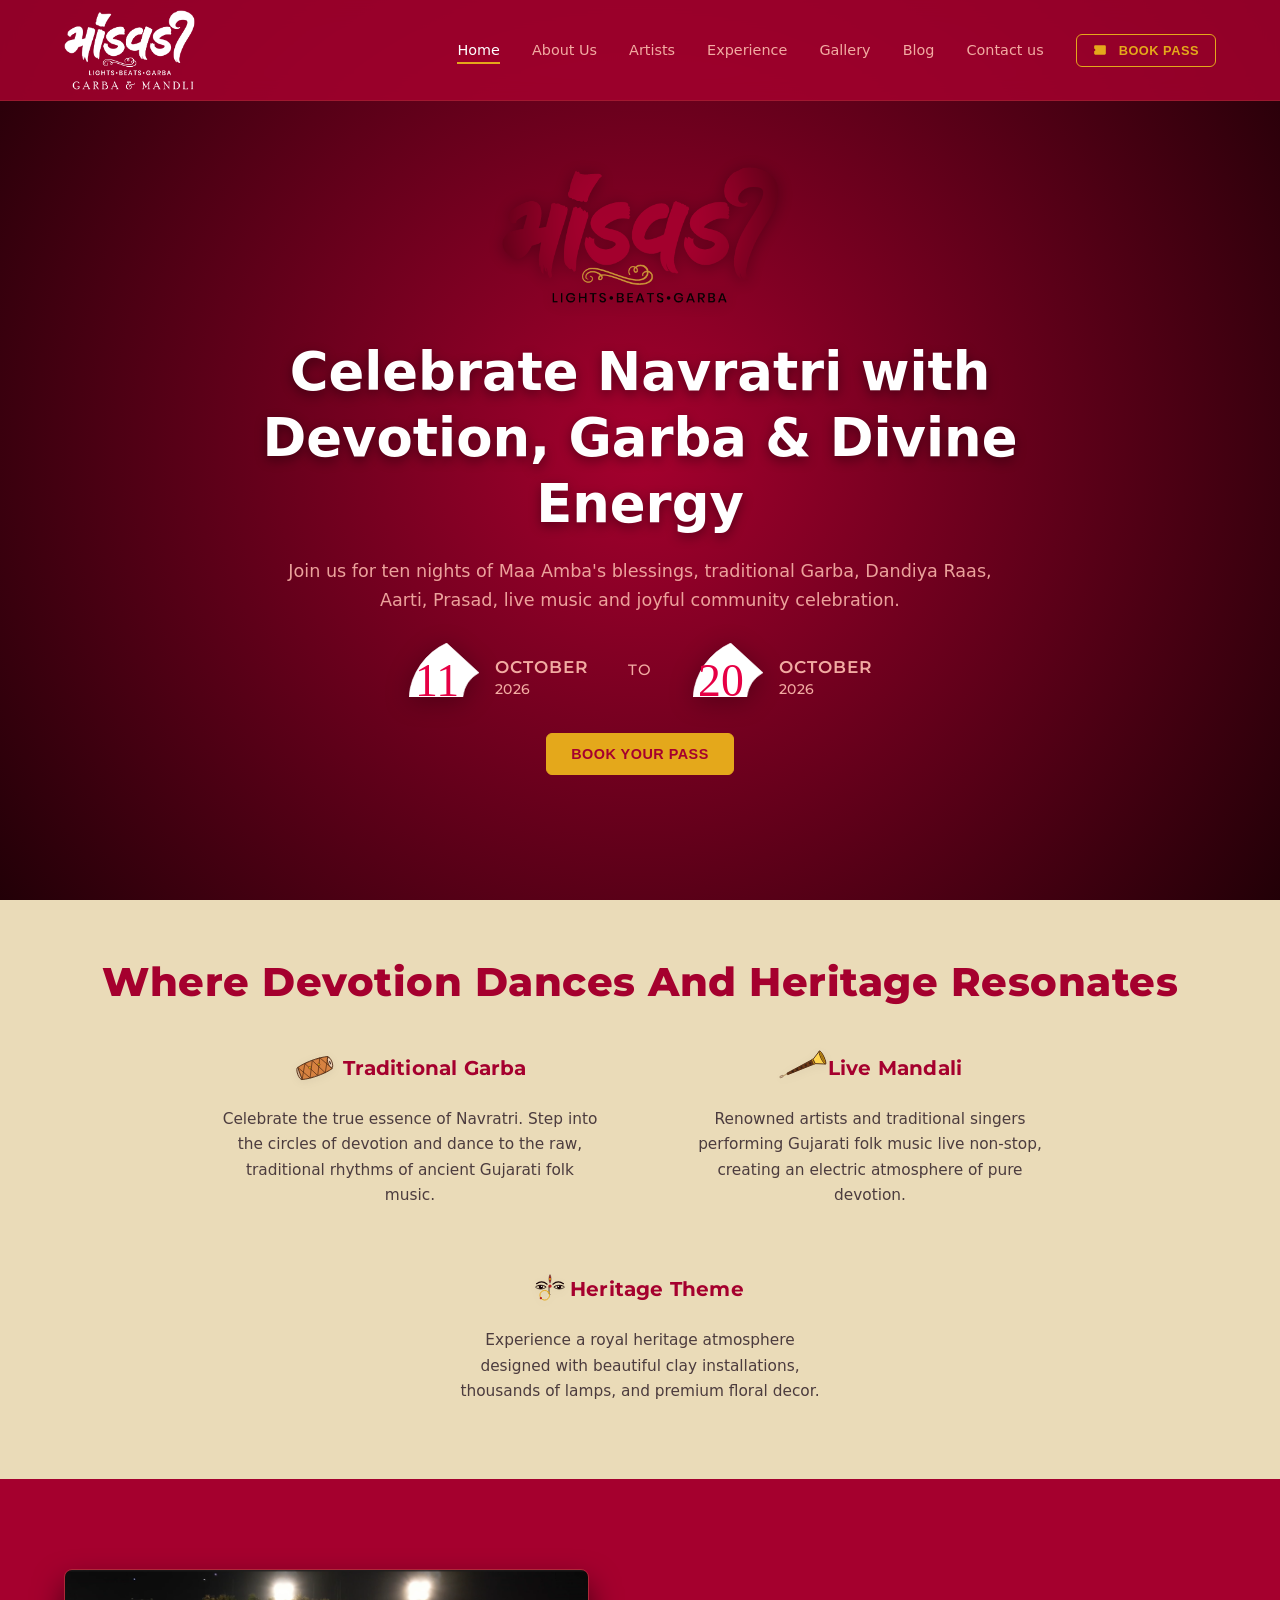
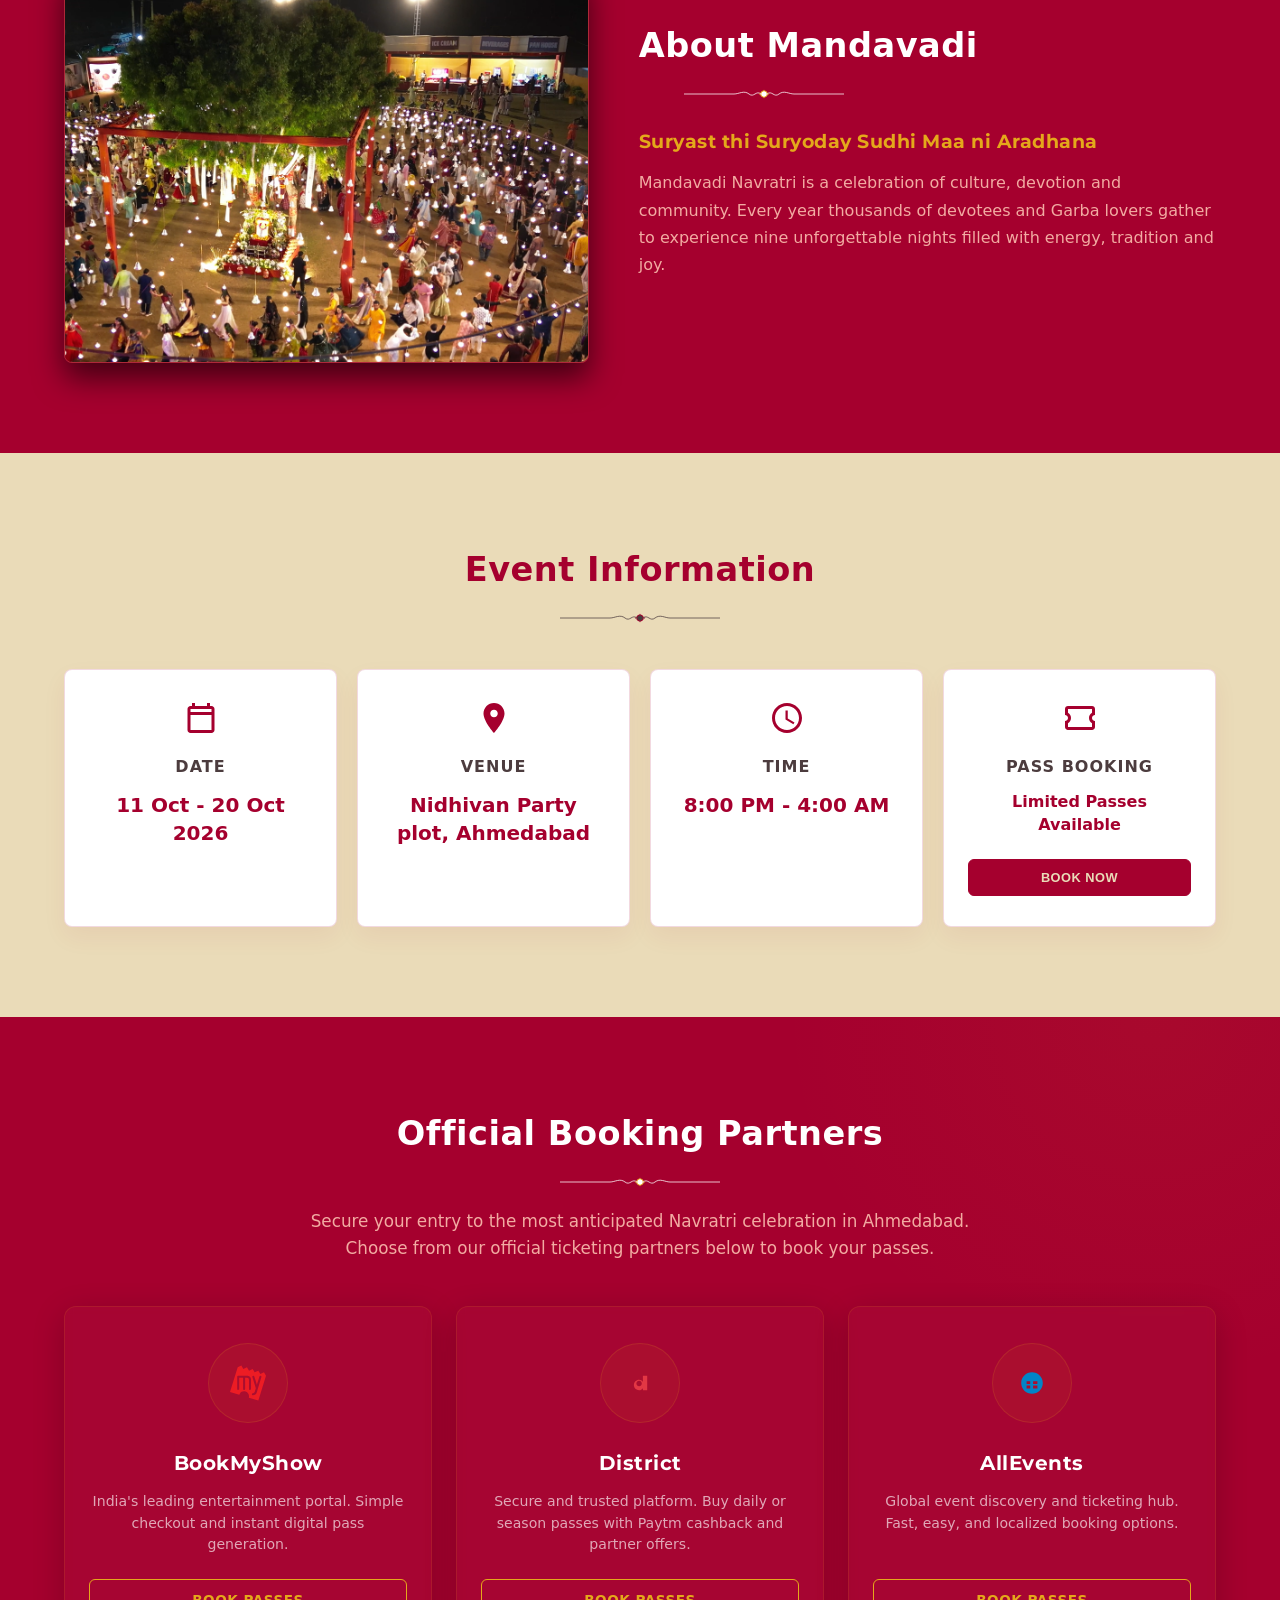
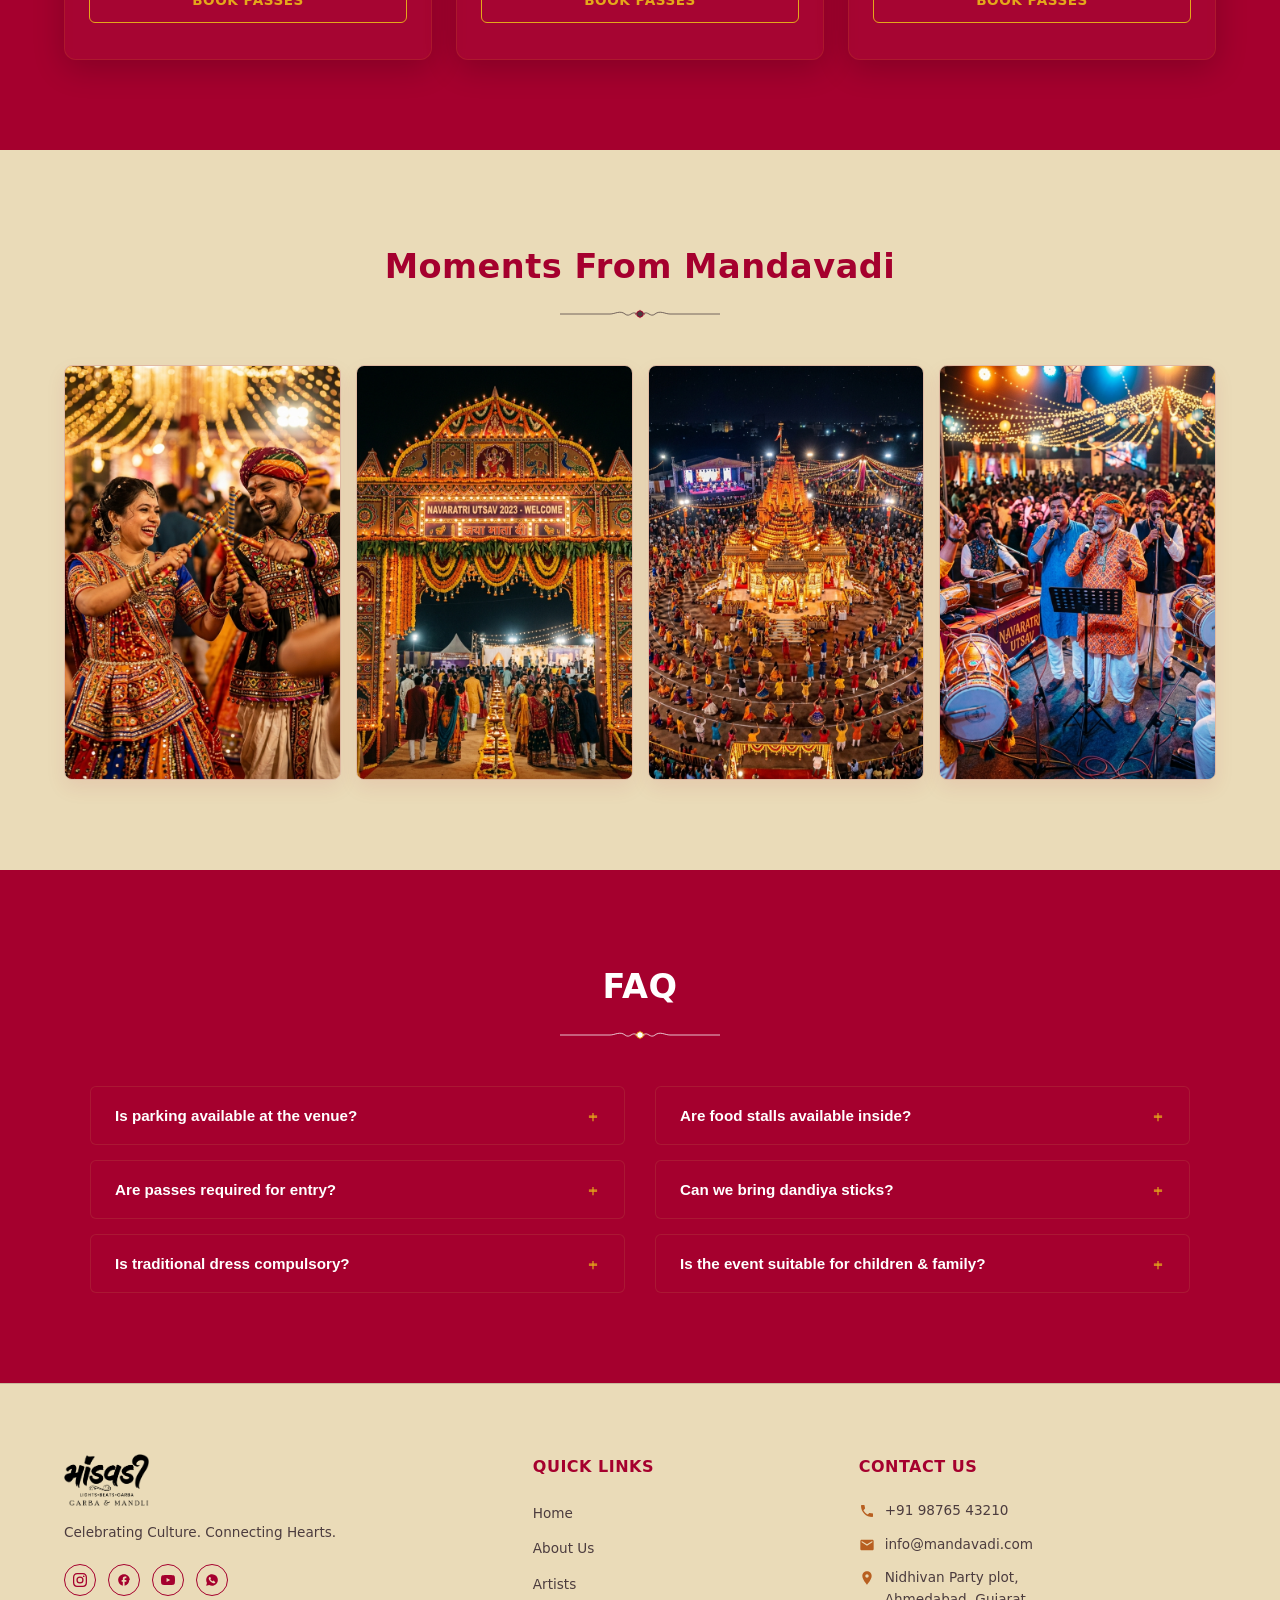
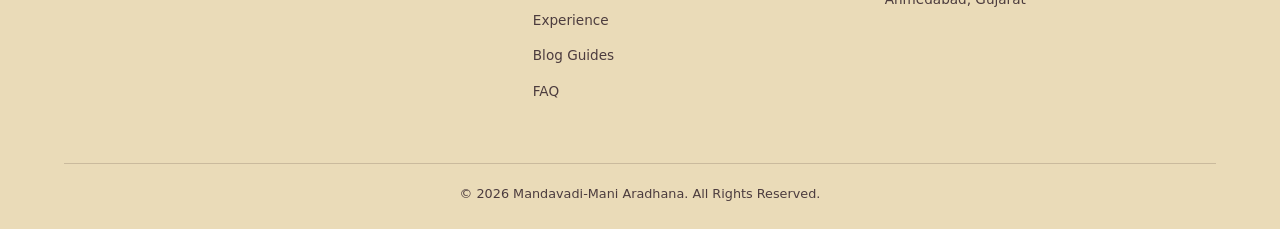
<file: index.html>
<!DOCTYPE html>
<html lang="en">

<head>
    <meta charset="UTF-8">
    <meta name="viewport" content="width=device-width, initial-scale=1.0">
    <title>Mandavadi-Mani Aradhana</title>
    <!-- Main Stylesheet -->
    <link rel="stylesheet" href="css/style.css">
</head>

<body>

    <!-- ==========================================
         NAVIGATION HEADER
         ========================================== -->
    <header id="header">
        <div class="container">
            <nav>
                <!-- Logo -->
                <a href="#home" class="logo">
                    <img src="assets/images/Logo.png" alt="Mandavadi Logo" class="logo-img">
                </a>

                <!-- Nav Links -->
                <ul class="nav-links" id="nav-links">
                    <li><a href="#home" class="active">Home</a></li>
                    <li><a href="about-us.html">About Us</a></li>
                    <li><a href="artists.html">Artists</a></li>
                    <li><a href="#experience">Experience</a></li>
                    <li><a href="#gallery">Gallery</a></li>
                    <li><a href="blog.html">Blog</a></li>
                    <li><a href="#contact">Contact us</a></li>
                    <li>
                        <button class="btn btn-secondary btn-nav-book trigger-booking">
                            <svg style="width: 14px; height: 14px; fill: currentColor; vertical-align: middle; margin-right: 4px;"
                                viewBox="0 0 24 24">
                                <path
                                    d="M22 10V6c0-1.11-.9-2-2-2H4c-1.1 0-2 .89-2 2v4c1.1 0 2 .9 2 2s-.9 2-2 2v4c0 1.1.9 2 2 2h16c1.1 0 2-.9 2-2-2v-4c-1.1 0-2-.9-2-2s.9-2 2-2zm-2-1.46c-1.28.66-2 2-2 3.46s.72 2.8 2 3.46V18H4v-2.54c1.28-.66 2-2 2-3.46s-.72-2.8-2-3.46V6h16v2.54z">
                                </path>
                            </svg>
                            BOOK PASS
                        </button>
                    </li>
                </ul>

                <!-- Mobile Menu Button -->
                <button class="mobile-menu-btn" id="mobile-toggle" aria-label="Toggle Navigation Menu">
                    <span></span>
                    <span></span>
                    <span></span>
                </button>
            </nav>
        </div>
    </header>

    <!-- ==========================================
         HERO SECTION
         ========================================== -->
    <section id="home" class="hero">
        <video autoplay muted loop playsinline class="hero-video">
            <source src="assets/images/Highlight.mp4" type="video/mp4">
            Your browser does not support the video tag.
        </video>
        <div class="container">
            <div class="hero-content">
                <!-- Hero Logo Banner -->
                <img src="assets/images/Hero.png" alt="Mandavadi Logo" class="hero-logo-img">

                <!-- Main Heading -->
                <h1 class="hero-title">Celebrate Navratri with Devotion, Garba & Divine Energy</h1>

                <!-- Description -->
                <p class="hero-desc">Join us for ten nights of Maa Amba's blessings, traditional Garba, Dandiya Raas, Aarti, Prasad, live music and joyful community celebration.</p>

                <!-- Date Display -->
                <div class="hero-date-display">
                    <!-- Start Date Block -->
                    <div class="date-block">
                        <svg class="date-arch-svg" viewBox="40 40 130 100">
                            <path d="M 40 140 A 120 120 0 0 1 110 40 L 170 95 A 60 60 0 0 0 140 140 Z" fill="#ffffff" stroke="#ffffff" stroke-width="1" stroke-linejoin="round" />
                            <text x="92" y="138" font-family="Georgia, 'Times New Roman', serif" font-size="85" font-weight="normal" fill="#e60045" text-anchor="middle">11</text>
                        </svg>
                        <div class="date-info">
                            <div class="date-month">OCTOBER</div>
                            <div class="date-year">2026</div>
                        </div>
                    </div>

                    <!-- Separator -->
                    <div class="date-separator">TO</div>

                    <!-- End Date Block -->
                    <div class="date-block">
                        <svg class="date-arch-svg" viewBox="40 40 130 100">
                            <path d="M 40 140 A 120 120 0 0 1 110 40 L 170 95 A 60 60 0 0 0 140 140 Z" fill="#ffffff" stroke="#ffffff" stroke-width="1" stroke-linejoin="round" />
                            <text x="92" y="138" font-family="Georgia, 'Times New Roman', serif" font-size="85" font-weight="normal" fill="#e60045" text-anchor="middle">20</text>
                        </svg>
                        <div class="date-info">
                            <div class="date-month">OCTOBER</div>
                            <div class="date-year">2026</div>
                        </div>
                    </div>
                </div>

                <!-- Actions -->
                <div class="hero-actions">
                    <button class="btn btn-primary trigger-booking">Book Your Pass</button>
                </div>
            </div>
        </div>
    </section>

    <!-- ==========================================
         EXPERIENCE SECTION
         ========================================== -->
    <section id="experience">
        <div class="container">
            <h2 class="section-title"
                style="font-size: 2.5rem; font-weight: 800; font-family: 'Montserrat', sans-serif;">Where Devotion
                Dances and Heritage Resonates</h2>

            <div class="experience-triangle-layout">
                <!-- Top Row: Traditional Garba & Live Mandali -->
                <div class="triangle-top-row">
                    <!-- Column 1: Traditional Garba -->
                    <div class="experience-column-item">
                        <div class="experience-column-header">
                            <!-- Dhol Icon -->
                            <svg class="instrument-svg" viewBox="0 0 160 120" xmlns="http://www.w3.org/2000/svg">
                                <g transform="rotate(-20 80 60)">
                                    <ellipse cx="40" cy="60" rx="6" ry="16" fill="#dfc0a2" stroke="#4a250f"
                                        stroke-width="2" />
                                    <ellipse cx="40" cy="60" rx="3" ry="10" fill="#33221b" opacity="0.15" />
                                    <path d="M40 44 C 60 38, 100 38, 120 44 L120 76 C 100 82, 60 82, 40 76 Z"
                                        fill="#d78241" stroke="#4a250f" stroke-width="2" />
                                    <path d="M60 41 C 70 40, 90 40, 100 41 M60 79 C 70 80, 90 80, 100 79"
                                        stroke="rgba(74,37,15,0.2)" stroke-width="3" fill="none" />
                                    <path d="M70 40.5 C 75 40, 85 40, 90 40.5 M70 79.5 C 75 80, 85 80, 90 79.5"
                                        stroke="rgba(255,255,255,0.15)" stroke-width="2" fill="none" />
                                    <path d="M40 44 L60 79 L80 40 L100 80 L120 44 M40 76 L60 41 L80 80 L100 40 L120 76"
                                        stroke="#4a250f" stroke-width="1.5" fill="none" />
                                    <circle cx="68" cy="55" r="3" fill="#e4a81b" stroke="#4a250f" stroke-width="1" />
                                    <circle cx="92" cy="55" r="3" fill="#e4a81b" stroke="#4a250f" stroke-width="1" />
                                    <ellipse cx="120" cy="60" rx="5" ry="14" fill="#dfc0a2" stroke="#4a250f"
                                        stroke-width="2" />
                                    <ellipse cx="120" cy="60" rx="3" ry="10" fill="#f0d5be" />
                                    <ellipse cx="120" cy="60" rx="1.5" ry="5" fill="#33221b" />
                                </g>
                            </svg>
                            <h3>Traditional Garba</h3>
                        </div>
                        <p>Celebrate the true essence of Navratri. Step into the circles of devotion and dance to the
                            raw, traditional rhythms of ancient Gujarati folk music.</p>
                    </div>

                    <!-- Column 2: Live Mandali -->
                    <div class="experience-column-item">
                        <div class="experience-column-header">
                            <!-- Sharnay Icon -->
                            <svg class="instrument-svg" viewBox="0 0 160 120" xmlns="http://www.w3.org/2000/svg">
                                <g transform="rotate(-25 80 60)">
                                    <rect x="25" y="58" width="8" height="4" rx="1" fill="#dfc0a2" stroke="#4a250f"
                                        stroke-width="1" />
                                    <line x1="33" y1="60" x2="45" y2="60" stroke="#b08d57" stroke-width="2" />
                                    <path d="M45 58 L115 54 L115 66 L45 62 Z" fill="#6d3919" stroke="#4a250f"
                                        stroke-width="2" />
                                    <circle cx="60" cy="60" r="2.5" fill="#33221b" stroke="#4a250f" stroke-width="1" />
                                    <circle cx="72" cy="60" r="2.5" fill="#33221b" stroke="#4a250f" stroke-width="1" />
                                    <circle cx="84" cy="60" r="2.5" fill="#33221b" stroke="#4a250f" stroke-width="1" />
                                    <circle cx="96" cy="60" r="2.5" fill="#33221b" stroke="#4a250f" stroke-width="1" />
                                    <circle cx="108" cy="60" r="2.5" fill="#33221b" stroke="#4a250f" stroke-width="1" />
                                    <rect x="115" y="53" width="4" height="14" fill="#e4a81b" stroke="#4a250f"
                                        stroke-width="1" />
                                    <path d="M119 54 L142 42 C146 50 146 70 142 78 L119 66 Z" fill="#ffd54f"
                                        stroke="#4a250f" stroke-width="2" />
                                    <ellipse cx="142" cy="60" rx="4" ry="18" fill="#e4a81b" stroke="#4a250f"
                                        stroke-width="2" />
                                    <ellipse cx="142" cy="60" rx="2" ry="14" fill="#9e700e" />
                                </g>
                            </svg>
                            <h3>Live Mandali</h3>
                        </div>
                        <p>Renowned artists and traditional singers performing Gujarati folk music live non-stop,
                            creating an electric atmosphere of pure devotion.</p>

                    </div>
                </div>

                <!-- Bottom Row: Heritage Theme centered -->
                <div class="triangle-bottom-row">
                    <!-- Column 3: Heritage Theme -->
                    <div class="experience-column-item">
                        <div class="experience-column-header">
                            <!-- Mataji SVG Illustration -->
                            <svg class="instrument-svg" viewBox="0 0 100 100" xmlns="http://www.w3.org/2000/svg">
                                <!-- Third Eye (Trinetra) in the center of forehead -->
                                <path d="M50 20 C47 26, 47 32, 50 38 C53 32, 53 26, 50 20 Z" fill="#b82020"
                                    stroke="#140003" stroke-width="0.8" />
                                <circle cx="50" cy="29" r="2" fill="#e4a81b" />

                                <!-- Bindi (Red dot on forehead) -->
                                <circle cx="50" cy="44" r="3.5" fill="#b82020" />

                                <!-- Left Eyebrow -->
                                <path d="M22 39 Q 33 31, 44 40" stroke="#140003" stroke-width="2.5" fill="none"
                                    stroke-linecap="round" />
                                <!-- Left Eye -->
                                <path d="M20 46 C 24 41, 37 41, 42 46" stroke="#140003" stroke-width="2" fill="none" />
                                <path d="M20 46 C 24 51, 37 51, 42 46" stroke="#140003" stroke-width="1.5"
                                    fill="none" />
                                <circle cx="31" cy="46" r="4.5" fill="#140003" />
                                <circle cx="32.5" cy="44.5" r="1.5" fill="#fff" />

                                <!-- Right Eyebrow -->
                                <path d="M78 39 Q 67 31, 56 40" stroke="#140003" stroke-width="2.5" fill="none"
                                    stroke-linecap="round" />
                                <!-- Right Eye -->
                                <path d="M80 46 C 76 41, 63 41, 58 46" stroke="#140003" stroke-width="2" fill="none" />
                                <path d="M80 46 C 76 51, 63 51, 58 46" stroke="#140003" stroke-width="1.5"
                                    fill="none" />
                                <circle cx="69" cy="46" r="4.5" fill="#140003" />
                                <circle cx="67.5" cy="44.5" r="1.5" fill="#fff" />

                                <!-- Nose line & Nose Ring (Nath) -->
                                <path d="M48 46 L48 60 L50 61" stroke="#140003" stroke-width="1.5" fill="none"
                                    stroke-linecap="round" />
                                <!-- Nath (large gold ring with beads) -->
                                <circle cx="39" cy="63" r="10" fill="none" stroke="#e4a81b" stroke-width="2" />
                                <circle cx="31" cy="69" r="2.5" fill="#b82020" />
                                <circle cx="47" cy="57" r="2" fill="#e4a81b" />
                            </svg>
                            <h3>Heritage Theme</h3>
                        </div>
                        <p>Experience a royal heritage atmosphere designed with beautiful clay installations, thousands
                            of lamps, and premium floral decor.</p>
                    </div>
                </div>
            </div>
        </div>
    </section>

    <!-- ==========================================
         ABOUT MANDAVADI
         ========================================== -->
    <section id="about" style="background-color: var(--burgundy-darker);">
        <div class="container">
            <div class="about-wrapper">
                <!-- Left Column image -->
                <div class="about-image-card">
                    <img src="assets/images/About.png" alt="About Mandavadi">
                </div>

                <!-- Right Column text & stats -->
                <div class="about-content">
                    <h2 class="section-title">About Mandavadi</h2>

                    <!-- Left Aligned Flourish -->
                    <div class="title-flourish">
                        <svg viewBox="0 0 160 12" xmlns="http://www.w3.org/2000/svg">
                            <path
                                d="M 0 6 L 50 6 C 55 6, 60 2, 65 6 C 70 10, 72 2, 77 6 Q 80 10, 83 6 C 88 2, 90 10, 95 6 C 100 2, 105 6, 110 6 L 160 6"
                                stroke="currentColor" stroke-width="0.75" fill="none"></path>
                            <circle cx="80" cy="6" r="3" fill="currentColor"></circle>
                            <polygon points="75,6 80,2 85,6 80,10" fill="currentColor" opacity="0.5"></polygon>
                        </svg>
                    </div>

                    <div class="about-text">
                        <p class="about-tagline"
                            style="color: var(--gold-antique); font-family: 'Montserrat', sans-serif; font-size: 1.2rem; font-weight: 700; margin-bottom: 12px; letter-spacing: 0.5px;">
                            Suryast thi Suryoday Sudhi Maa ni Aradhana</p>
                        <p>Mandavadi Navratri is a celebration of culture, devotion and community. Every year thousands
                            of devotees and Garba lovers gather to experience nine unforgettable nights filled with
                            energy, tradition and joy.</p>
                    </div>
                </div>
            </div>
    </section>

    <!-- ==========================================
         EVENT INFORMATION
         ========================================== -->
    <section id="event-info">
        <div class="container">
            <h2 class="section-title">Event Information</h2>

            <!-- Ornate Title Flourish -->
            <div class="title-flourish">
                <svg viewBox="0 0 160 12" xmlns="http://www.w3.org/2000/svg">
                    <path
                        d="M 0 6 L 50 6 C 55 6, 60 2, 65 6 C 70 10, 72 2, 77 6 Q 80 10, 83 6 C 88 2, 90 10, 95 6 C 100 2, 105 6, 110 6 L 160 6"
                        stroke="currentColor" stroke-width="0.75" fill="none"></path>
                    <circle cx="80" cy="6" r="3" fill="currentColor"></circle>
                    <polygon points="75,6 80,2 85,6 80,10" fill="currentColor" opacity="0.5"></polygon>
                </svg>
            </div>

            <div class="event-info-grid">
                <!-- Card 1: Date -->
                <div class="info-card">
                    <div class="info-card-top">
                        <!-- Calendar SVG -->
                        <svg class="info-icon-svg" viewBox="0 0 24 24" xmlns="http://www.w3.org/2000/svg">
                            <path
                                d="M19 4h-1V2h-2v2H8V2H6v2H5c-1.11 0-1.99.9-1.99 2L3 20c0 1.1.89 2 2 2h14c1.1 0 2-.9 2-2V6c0-1.1-.9-2-2-2zm0 16H5V10h14v10zm0-12H5V6h14v2z">
                            </path>
                        </svg>
                        <span class="info-title">Date</span>
                        <div class="info-value">11 Oct - 20 Oct 2026</div>
                    </div>
                </div>

                <!-- Card 2: Venue -->
                <div class="info-card">
                    <div class="info-card-top">
                        <!-- Map Pin SVG -->
                        <svg class="info-icon-svg" viewBox="0 0 24 24" xmlns="http://www.w3.org/2000/svg">
                            <path
                                d="M12 2C8.13 2 5 5.13 5 9c0 5.25 7 13 7 13s7-7.75 7-13c0-3.87-3.13-7-7-7zm0 9.5c-1.38 0-2.5-1.12-2.5-2.5s1.12-2.5 2.5-2.5 2.5 1.12 2.5 2.5-1.12 2.5-2.5 2.5z">
                            </path>
                        </svg>
                        <span class="info-title">Venue</span>
                        <div class="info-value">Nidhivan Party plot, Ahmedabad</div>
                    </div>
                </div>

                <!-- Card 3: Time -->
                <div class="info-card">
                    <div class="info-card-top">
                        <!-- Clock SVG -->
                        <svg class="info-icon-svg" viewBox="0 0 24 24" xmlns="http://www.w3.org/2000/svg">
                            <path
                                d="M11.99 2C6.47 2 2 6.48 2 12s4.47 10 9.99 10C17.52 22 22 17.52 22 12S17.52 2 11.99 2zM12 20c-4.42 0-8-3.58-8-8s3.58-8 8-8 8 3.58 8 8-3.58 8-8 8zm.5-13H11v6l5.25 3.15.75-1.23-4.5-2.67z">
                            </path>
                        </svg>
                        <span class="info-title">Time</span>
                        <div class="info-value">8:00 PM - 4:00 AM</div>
                    </div>
                </div>

                <!-- Card 4: Pass Booking -->
                <div class="info-card">
                    <div class="info-card-top">
                        <!-- Ticket SVG -->
                        <svg class="info-icon-svg" viewBox="0 0 24 24" xmlns="http://www.w3.org/2000/svg">
                            <path
                                d="M22 10V6c0-1.11-.9-2-2-2H4c-1.1 0-2 .89-2 2v4c1.1 0 2 .9 2 2s-.9 2-2 2v4c0 1.1.9 2 2 2h16c1.1 0 2-.9 2-2v-4c-1.1 0-2-.9-2-2s.9-2 2-2zm-2-1.46c-1.28.66-2 2-2 3.46s.72 2.8 2 3.46V18H4v-2.54c1.28-.66 2-2 2-3.46s-.72-2.8-2-3.46V6h16v2.54z">
                            </path>
                        </svg>
                        <span class="info-title">Pass Booking</span>
                        <div class="info-value" style="font-size: 1rem; margin-bottom: 8px;">Limited Passes Available
                        </div>
                    </div>
                    <button class="btn btn-primary btn-book-now trigger-booking">BOOK NOW</button>
                </div>
            </div>
        </div>
    </section>

    <!-- ==========================================
         TICKETING & BOOKING PARTNERS
         ========================================== -->
    <section id="booking">
        <div class="container">
            <h2 class="section-title">Official Booking Partners</h2>

            <!-- Ornate Title Flourish -->
            <div class="title-flourish">
                <svg viewBox="0 0 160 12" xmlns="http://www.w3.org/2000/svg">
                    <path
                        d="M 0 6 L 50 6 C 55 6, 60 2, 65 6 C 70 10, 72 2, 77 6 Q 80 10, 83 6 C 88 2, 90 10, 95 6 C 100 2, 105 6, 110 6 L 160 6"
                        stroke="currentColor" stroke-width="0.75" fill="none"></path>
                    <circle cx="80" cy="6" r="3" fill="currentColor"></circle>
                    <polygon points="75,6 80,2 85,6 80,10" fill="currentColor" opacity="0.5"></polygon>
                </svg>
            </div>

            <p class="booking-section-desc">Secure your entry to the most anticipated Navratri celebration in Ahmedabad. Choose from our official ticketing partners below to book your passes.</p>

            <div class="booking-grid">
                <!-- Platform 1: BookMyShow -->
                <div class="booking-card">
                    <div class="booking-card-top">
                        <div class="booking-icon-wrapper">
                            <svg class="booking-icon-svg bms-icon" viewBox="0 0 24 24" fill="currentColor" xmlns="http://www.w3.org/2000/svg">
                                <title>BookMyShow</title>
                                <path d="M5.338 16.595a.66.66 0 01-.554-.66v-8.07a.67.67 0 01.679-.672h5.901c.154 0 .308.015.458.04a2.622 2.622 0 012.19 2.576v6.126a.66.66 0 01-.204.478.684.684 0 01-.6.182.66.66 0 01-.553-.66V9.809a1.277 1.277 0 00-1.29-1.272h-1.287v7.398a.678.678 0 01-.806.66.66.66 0 01-.553-.66v-7.4H6.142v7.4a.66.66 0 01-.202.478.682.682 0 01-.602.182m9.812 3.517a.66.66 0 01-.555-.662c0-.183.07-.353.196-.478a.684.684 0 01.484-.193c.572 0 1.068-.365 1.232-.909l.701-2.307-2.294-7.576a.677.677 0 01.453-.847.695.695 0 01.84.444l1.705 5.65 1.724-5.647c.085-.318.43-.52.786-.459l.048.01a.68.68 0 01.458.85l-2.362 7.774-.746 2.489c-.193.571-.525 1.036-.957 1.349a2.678 2.678 0 01-1.588.522.664.664 0 01-.125-.011M24 7.172l-1.353-2.277-2.421 1.137-1.353-2.278-2.42 1.138-1.354-2.277-2.42 1.138-1.354-2.277-2.42 1.136L7.55.335 5.132 1.47 0 17.957l6.226 1.88a3.295 3.295 0 013.151-2.297c1.822 0 3.3 1.46 3.3 3.26l-.002.065c.015.295-.02.594-.11.887l6.331 1.914L24 7.17"/>
                            </svg>
                        </div>
                        <h3 class="booking-title">BookMyShow</h3>
                        <p class="booking-desc">India's leading entertainment portal. Simple checkout and instant digital pass generation.</p>
                    </div>
                    <a href="https://in.bookmyshow.com/" target="_blank" rel="noopener noreferrer" class="btn btn-booking">Book Passes</a>
                </div>

                <!-- Platform 2: Paytm Insider (District) -->
                <div class="booking-card">
                    <div class="booking-card-top">
                        <div class="booking-icon-wrapper">
                            <svg class="booking-icon-svg district-icon" viewBox="0 0 100 100" fill="currentColor" xmlns="http://www.w3.org/2000/svg">
                                <title>District</title>
                                <path d="M70 30v40H58V64.3c-2.3 3.5-6.2 5.7-10.5 5.7C39.5 70 33 63.5 33 55.5S39.5 41 47.5 41c4.3 0 8.2 2.2 10.5 5.7V30H70zm-22.5 29c4.1 0 7.5-3.4 7.5-7.5s-3.4-7.5-7.5-7.5-7.5 3.4-7.5 7.5 3.4 7.5 7.5 7.5z" />
                            </svg>
                        </div>
                        <h3 class="booking-title">District</h3>
                        <p class="booking-desc">Secure and trusted platform. Buy daily or season passes with Paytm cashback and partner offers.</p>
                    </div>
                    <a href="https://insider.in/" target="_blank" rel="noopener noreferrer" class="btn btn-booking">Book Passes</a>
                </div>

                <!-- Platform 4: AllEvents.in -->
                <div class="booking-card">
                    <div class="booking-card-top">
                        <div class="booking-icon-wrapper">
                            <svg class="booking-icon-svg allevents-icon" viewBox="0 0 100 100" fill="currentColor" xmlns="http://www.w3.org/2000/svg">
                                <title>AllEvents</title>
                                <path d="M50 20C33.4 20 20 33.4 20 50s13.4 30 30 30 30-13.4 30-30-13.4-30-30-30zm-5 45H35v-8h10v8zm0-12H35v-8h10v8zm20 12H53v-8h12v8zm0-12H53v-8h12v8z" />
                            </svg>
                        </div>
                        <h3 class="booking-title">AllEvents</h3>
                        <p class="booking-desc">Global event discovery and ticketing hub. Fast, easy, and localized booking options.</p>
                    </div>
                    <a href="https://allevents.in/" target="_blank" rel="noopener noreferrer" class="btn btn-booking">Book Passes</a>
                </div>
            </div>
        </div>
    </section>

    <!-- ==========================================
         MOMENTS FROM MANDAVADI (GALLERY)
         ========================================== -->
    <section id="gallery">
        <div class="container">
            <h2 class="section-title">Moments from Mandavadi</h2>

            <!-- Ornate Title Flourish -->
            <div class="title-flourish">
                <svg viewBox="0 0 160 12" xmlns="http://www.w3.org/2000/svg">
                    <path
                        d="M 0 6 L 50 6 C 55 6, 60 2, 65 6 C 70 10, 72 2, 77 6 Q 80 10, 83 6 C 88 2, 90 10, 95 6 C 100 2, 105 6, 110 6 L 160 6"
                        stroke="currentColor" stroke-width="0.75" fill="none"></path>
                    <circle cx="80" cy="6" r="3" fill="currentColor"></circle>
                    <polygon points="75,6 80,2 85,6 80,10" fill="currentColor" opacity="0.5"></polygon>
                </svg>
            </div>

            <div class="gallery-row">
                <!-- Gallery 1: Dancers -->
                <a href="https://www.instagram.com/reel/DPJK-CPE_cb/?utm_source=ig_web_copy_link&igsh=MzRlODBiNWFlZA==" target="_blank" rel="noopener noreferrer" class="gallery-card">
                    <img src="assets/images/gallery1.png" alt="Moments Dancers">
                    <div class="gallery-overlay">
                        <div class="gallery-ig-badge">
                            <svg viewBox="0 0 24 24" xmlns="http://www.w3.org/2000/svg"><path d="M12 2.163c3.204 0 3.584.012 4.85.07 3.252.148 4.771 1.691 4.919 4.919.058 1.265.069 1.645.069 4.849 0 3.205-.012 3.584-.069 4.849-.149 3.225-1.664 4.771-4.919 4.919-1.266.058-1.644.07-4.85.07-3.204 0-3.584-.012-4.849-.07-3.26-.149-4.771-1.699-4.919-4.92-.058-1.265-.07-1.644-.07-4.849 0-3.204.013-3.583.07-4.849.149-3.227 1.664-4.771 4.919-4.919 1.266-.057 1.645-.069 4.849-.069zM12 0C8.741 0 8.333.014 7.053.072 2.695.272.273 2.69.073 7.051.014 8.333 0 8.741 0 12c0 3.259.014 3.668.072 4.948.2 4.358 2.618 6.78 6.98 6.98 1.281.058 1.689.072 4.948.072 3.259 0 3.668-.014 4.948-.072 4.354-.2 6.782-2.618 6.979-6.98.059-1.28.073-1.689.073-4.948 0-3.259-.014-3.667-.072-4.947-.196-4.354-2.617-6.78-6.979-6.98C15.668.014 15.259 0 12 0zm0 5.838a6.162 6.162 0 1 0 0 12.324 6.162 6.162 0 0 0 0-12.324zM12 16a4 4 0 1 1 0-8 4 4 0 0 1 0 8zm6.406-11.845a1.44 1.44 0 1 0 0 2.881 1.44 1.44 0 0 0 0-2.881z" fill="currentColor"></path></svg>
                            <span>Watch Video</span>
                        </div>
                        <div class="gallery-overlay-text">
                            <h4>Garba Rhythm</h4>
                            <p>Traditional circular sweeps in absolute sync.</p>
                        </div>
                    </div>
                </a>

                <!-- Gallery 2: Toran Entrance -->
                <a href="https://www.instagram.com/p/DPFTrvXk1jn/?utm_source=ig_web_copy_link&igsh=MzRlODBiNWFlZA==" target="_blank" rel="noopener noreferrer" class="gallery-card">
                    <img src="assets/images/gallery2.png" alt="Moments Decor Gate">
                    <div class="gallery-overlay">
                        <div class="gallery-ig-badge">
                            <svg viewBox="0 0 24 24" xmlns="http://www.w3.org/2000/svg"><path d="M12 2.163c3.204 0 3.584.012 4.85.07 3.252.148 4.771 1.691 4.919 4.919.058 1.265.069 1.645.069 4.849 0 3.205-.012 3.584-.069 4.849-.149 3.225-1.664 4.771-4.919 4.919-1.266.058-1.644.07-4.85.07-3.204 0-3.584-.012-4.849-.07-3.26-.149-4.771-1.699-4.919-4.92-.058-1.265-.07-1.644-.07-4.849 0-3.204.013-3.583.07-4.849.149-3.227 1.664-4.771 4.919-4.919 1.266-.057 1.645-.069 4.849-.069zM12 0C8.741 0 8.333.014 7.053.072 2.695.272.273 2.69.073 7.051.014 8.333 0 8.741 0 12c0 3.259.014 3.668.072 4.948.2 4.358 2.618 6.78 6.98 6.98 1.281.058 1.689.072 4.948.072 3.259 0 3.668-.014 4.948-.072 4.354-.2 6.782-2.618 6.979-6.98.059-1.28.073-1.689.073-4.948 0-3.259-.014-3.667-.072-4.947-.196-4.354-2.617-6.78-6.979-6.98C15.668.014 15.259 0 12 0zm0 5.838a6.162 6.162 0 1 0 0 12.324 6.162 6.162 0 0 0 0-12.324zM12 16a4 4 0 1 1 0-8 4 4 0 0 1 0 8zm6.406-11.845a1.44 1.44 0 1 0 0 2.881 1.44 1.44 0 0 0 0-2.881z" fill="currentColor"></path></svg>
                            <span>View Photo</span>
                        </div>
                        <div class="gallery-overlay-text">
                            <h4>Welcoming Portal</h4>
                            <p>Rich marigold colors welcoming all devotees.</p>
                        </div>
                    </div>
                </a>

                <!-- Gallery 3: Aerial Circle -->
                <a href="https://www.instagram.com/reel/DPW3jwKE24g/?utm_source=ig_web_copy_link&igsh=MzRlODBiNWFlZA==" target="_blank" rel="noopener noreferrer" class="gallery-card">
                    <img src="assets/images/gallery3.png" alt="Moments Aerial Arena">
                    <div class="gallery-overlay">
                        <div class="gallery-ig-badge">
                            <svg viewBox="0 0 24 24" xmlns="http://www.w3.org/2000/svg"><path d="M12 2.163c3.204 0 3.584.012 4.85.07 3.252.148 4.771 1.691 4.919 4.919.058 1.265.069 1.645.069 4.849 0 3.205-.012 3.584-.069 4.849-.149 3.225-1.664 4.771-4.919 4.919-1.266.058-1.644.07-4.85.07-3.204 0-3.584-.012-4.849-.07-3.26-.149-4.771-1.699-4.919-4.92-.058-1.265-.07-1.644-.07-4.849 0-3.204.013-3.583.07-4.849.149-3.227 1.664-4.771 4.919-4.919 1.266-.057 1.645-.069 4.849-.069zM12 0C8.741 0 8.333.014 7.053.072 2.695.272.273 2.69.073 7.051.014 8.333 0 8.741 0 12c0 3.259.014 3.668.072 4.948.2 4.358 2.618 6.78 6.98 6.98 1.281.058 1.689.072 4.948.072 3.259 0 3.668-.014 4.948-.072 4.354-.2 6.782-2.618 6.979-6.98.059-1.28.073-1.689.073-4.948 0-3.259-.014-3.667-.072-4.947-.196-4.354-2.617-6.78-6.979-6.98C15.668.014 15.259 0 12 0zm0 5.838a6.162 6.162 0 1 0 0 12.324 6.162 6.162 0 0 0 0-12.324zM12 16a4 4 0 1 1 0-8 4 4 0 0 1 0 8zm6.406-11.845a1.44 1.44 0 1 0 0 2.881 1.44 1.44 0 0 0 0-2.881z" fill="currentColor"></path></svg>
                            <span>Watch Video</span>
                        </div>
                        <div class="gallery-overlay-text">
                            <h4>Divine Mandala</h4>
                            <p>An aerial canvas of circular patterns at night.</p>
                        </div>
                    </div>
                </a>

                <!-- Gallery 4: Live Singers -->
                <a href="https://www.instagram.com/p/DO_D9zUgrL3/?utm_source=ig_web_copy_link&igsh=MzRlODBiNWFlZA==" target="_blank" rel="noopener noreferrer" class="gallery-card">
                    <img src="assets/images/gallery4.png" alt="Moments Singers Stage">
                    <div class="gallery-overlay">
                        <div class="gallery-ig-badge">
                            <svg viewBox="0 0 24 24" xmlns="http://www.w3.org/2000/svg"><path d="M12 2.163c3.204 0 3.584.012 4.85.07 3.252.148 4.771 1.691 4.919 4.919.058 1.265.069 1.645.069 4.849 0 3.205-.012 3.584-.069 4.849-.149 3.225-1.664 4.771-4.919 4.919-1.266.058-1.644.07-4.85.07-3.204 0-3.584-.012-4.849-.07-3.26-.149-4.771-1.699-4.919-4.92-.058-1.265-.07-1.644-.07-4.849 0-3.204.013-3.583.07-4.849.149-3.227 1.664-4.771 4.919-4.919 1.266-.057 1.645-.069 4.849-.069zM12 0C8.741 0 8.333.014 7.053.072 2.695.272.273 2.69.073 7.051.014 8.333 0 8.741 0 12c0 3.259.014 3.668.072 4.948.2 4.358 2.618 6.78 6.98 6.98 1.281.058 1.689.072 4.948.072 3.259 0 3.668-.014 4.948-.072 4.354-.2 6.782-2.618 6.979-6.98.059-1.28.073-1.689.073-4.948 0-3.259-.014-3.667-.072-4.947-.196-4.354-2.617-6.78-6.979-6.98C15.668.014 15.259 0 12 0zm0 5.838a6.162 6.162 0 1 0 0 12.324 6.162 6.162 0 0 0 0-12.324zM12 16a4 4 0 1 1 0-8 4 4 0 0 1 0 8zm6.406-11.845a1.44 1.44 0 1 0 0 2.881 1.44 1.44 0 0 0 0-2.881z" fill="currentColor"></path></svg>
                            <span>View Photo</span>
                        </div>
                        <div class="gallery-overlay-text">
                            <h4>Live Mandali</h4>
                            <p>Legends bringing centuries of folk tunes to life.</p>
                        </div>
                    </div>
                </a>
            </div>
        </div>
    </section>

    <!-- ==========================================
         FAQ SECTION
         ========================================== -->
    <section id="faq">
        <div class="container">
            <h2 class="section-title">FAQ</h2>

            <!-- Ornate Title Flourish -->
            <div class="title-flourish">
                <svg viewBox="0 0 160 12" xmlns="http://www.w3.org/2000/svg">
                    <path
                        d="M 0 6 L 50 6 C 55 6, 60 2, 65 6 C 70 10, 72 2, 77 6 Q 80 10, 83 6 C 88 2, 90 10, 95 6 C 100 2, 105 6, 110 6 L 160 6"
                        stroke="currentColor" stroke-width="0.75" fill="none"></path>
                    <circle cx="80" cy="6" r="3" fill="currentColor"></circle>
                    <polygon points="75,6 80,2 85,6 80,10" fill="currentColor" opacity="0.5"></polygon>
                </svg>
            </div>

            <div class="faq-grid">
                <!-- Left Column -->
                <div class="faq-col">
                    <!-- FAQ 1 -->
                    <div class="faq-item" style="margin-bottom: 15px;">
                        <button class="faq-question">
                            <span>Is parking available at the venue?</span>
                            <svg class="faq-icon-svg" viewBox="0 0 24 24">
                                <path d="M19 13H5v-2h14v2z"></path>
                                <path d="M19 13h-6V7h-2v6H5v2h6v6h2v-6h6z" class="faq-plus-vertical"></path>
                            </svg>
                        </button>
                        <div class="faq-answer">
                            <div class="faq-answer-inner">
                                Yes, we have a massive parking space available for both two-wheelers and four-wheelers.
                                Valet parking options are available for VIP season pass holders.
                            </div>
                        </div>
                    </div>

                    <!-- FAQ 2 -->
                    <div class="faq-item" style="margin-bottom: 15px;">
                        <button class="faq-question">
                            <span>Are passes required for entry?</span>
                            <svg class="faq-icon-svg" viewBox="0 0 24 24">
                                <path d="M19 13H5v-2h14v2z"></path>
                                <path d="M19 13h-6V7h-2v6H5v2h6v6h2v-6h6z" class="faq-plus-vertical"></path>
                            </svg>
                        </button>
                        <div class="faq-answer">
                            <div class="faq-answer-inner">
                                Yes, valid passes (season passes or single-day tickets) are mandatory for entry. Season
                                passes can be pre-booked online, while single-day tickets are sold offline at the ticket
                                counters at the venue entrance.
                            </div>
                        </div>
                    </div>

                    <!-- FAQ 3 -->
                    <div class="faq-item">
                        <button class="faq-question">
                            <span>Is traditional dress compulsory?</span>
                            <svg class="faq-icon-svg" viewBox="0 0 24 24">
                                <path d="M19 13H5v-2h14v2z"></path>
                                <path d="M19 13h-6V7h-2v6H5v2h6v6h2v-6h6z" class="faq-plus-vertical"></path>
                            </svg>
                        </button>
                        <div class="faq-answer">
                            <div class="faq-answer-inner">
                                Traditional attire is highly encouraged to honor the cultural sanctity of the festival.
                                Although general spectators can enter in casual wear, those participating in the Garba
                                circles must wear traditional clothing.
                            </div>
                        </div>
                    </div>
                </div>

                <!-- Right Column -->
                <div class="faq-col">
                    <!-- FAQ 4 -->
                    <div class="faq-item" style="margin-bottom: 15px;">
                        <button class="faq-question">
                            <span>Are food stalls available inside?</span>
                            <svg class="faq-icon-svg" viewBox="0 0 24 24">
                                <path d="M19 13H5v-2h14v2z"></path>
                                <path d="M19 13h-6V7h-2v6H5v2h6v6h2v-6h6z" class="faq-plus-vertical"></path>
                            </svg>
                        </button>
                        <div class="faq-answer">
                            <div class="faq-answer-inner">
                                Yes, we have a food street set up inside the ground with a wide range of vegetarian food
                                options, quick snacks, dynamic desserts, and water/beverage stations. Outside food is
                                not allowed.
                            </div>
                        </div>
                    </div>

                    <!-- FAQ 5 -->
                    <div class="faq-item" style="margin-bottom: 15px;">
                        <button class="faq-question">
                            <span>Can we bring dandiya sticks?</span>
                            <svg class="faq-icon-svg" viewBox="0 0 24 24">
                                <path d="M19 13H5v-2h14v2z"></path>
                                <path d="M19 13h-6V7h-2v6H5v2h6v6h2v-6h6z" class="faq-plus-vertical"></path>
                            </svg>
                        </button>
                        <div class="faq-answer">
                            <div class="faq-answer-inner">
                                Yes, you are welcome to bring your own wooden dandiya sticks. Traditional wooden
                                dandiyas are also available for purchase inside the venue counters at reasonable rates.
                            </div>
                        </div>
                    </div>

                    <!-- FAQ 6 -->
                    <div class="faq-item">
                        <button class="faq-question">
                            <span>Is the event suitable for children & family?</span>
                            <svg class="faq-icon-svg" viewBox="0 0 24 24">
                                <path d="M19 13H5v-2h14v2z"></path>
                                <path d="M19 13h-6V7h-2v6H5v2h6v6h2v-6h6z" class="faq-plus-vertical"></path>
                            </svg>
                        </button>
                        <div class="faq-answer">
                            <div class="faq-answer-inner">
                                Absolutely. Mandavadi Garba is a safe, family-friendly event. We maintain professional
                                security controls, high-definition camera tracking, separate family circles, and a
                                first-aid booth for the convenience of all visitors.
                            </div>
                        </div>
                    </div>
                </div>
            </div>
        </div>
    </section>

    <!-- ==========================================
         FOOTER
         ========================================== -->
    <footer id="contact">
        <div class="container">
            <div class="footer-grid">
                <!-- Col 1: Brand -->
                <div class="footer-brand">
                    <a href="#home" class="logo">
                        <img src="assets/images/Mandavadi_Black.png" alt="Mandavadi Logo" class="logo-img">
                    </a>
                    <p>Celebrating Culture. Connecting Hearts.</p>
                    <div class="social-links">
                        <!-- IG -->
                        <a href="#" class="social-link" aria-label="Instagram">
                            <svg viewBox="0 0 24 24">
                                <path
                                    d="M12 2.163c3.204 0 3.584.012 4.85.07 3.252.148 4.771 1.691 4.919 4.919.058 1.265.069 1.645.069 4.849 0 3.205-.012 3.584-.069 4.849-.149 3.225-1.664 4.771-4.919 4.919-1.266.058-1.644.07-4.85.07-3.204 0-3.584-.012-4.849-.07-3.26-.149-4.771-1.699-4.919-4.92-.058-1.265-.07-1.644-.07-4.849 0-3.204.013-3.583.07-4.849.149-3.227 1.664-4.771 4.919-4.919 1.266-.057 1.645-.069 4.849-.069zM12 0C8.741 0 8.333.014 7.053.072 2.695.272.273 2.69.073 7.051.014 8.333 0 8.741 0 12c0 3.259.014 3.668.072 4.948.2 4.358 2.618 6.78 6.98 6.98 1.281.058 1.689.072 4.948.072 3.259 0 3.668-.014 4.948-.072 4.354-.2 6.782-2.618 6.979-6.98.059-1.28.073-1.689.073-4.948 0-3.259-.014-3.667-.072-4.947-.196-4.354-2.617-6.78-6.979-6.98C15.668.014 15.259 0 12 0zm0 5.838a6.162 6.162 0 1 0 0 12.324 6.162 6.162 0 0 0 0-12.324zM12 16a4 4 0 1 1 0-8 4 4 0 0 1 0 8zm6.406-11.845a1.44 1.44 0 1 0 0 2.881 1.44 1.44 0 0 0 0-2.881z" />
                            </svg>
                        </a>
                        <!-- FB -->
                        <a href="#" class="social-link" aria-label="Facebook">
                            <svg viewBox="0 0 24 24">
                                <path
                                    d="M22 12c0-5.52-4.48-10-10-10S2 6.48 2 12c0 4.84 3.44 8.87 8 9.8V15H8v-3h2V9.5C10 7.57 11.57 6 13.5 6H16v3h-2c-.55 0-1 .45-1 1v2h3v3h-3v6.95c4.56-.93 8-4.96 8-9.75z" />
                            </svg>
                        </a>
                        <!-- YT -->
                        <a href="#" class="social-link" aria-label="YouTube">
                            <svg viewBox="0 0 24 24">
                                <path
                                    d="M23.498 6.163a3.003 3.003 0 0 0-2.11-2.11C19.518 3.545 12 3.545 12 3.545s-7.519 0-9.388.507a3.003 3.003 0 0 0-2.11 2.11C0 8.033 0 12 0 12s0 3.967.502 5.837a3.003 3.003 0 0 0 2.11 2.11c1.869.507 9.388.507 9.388.507s7.518 0 9.388-.507a3.003 3.003 0 0 0 2.11-2.11C24 15.967 24 12 24 12s0-3.967-.502-5.837zM9.545 15.568V8.432L15.818 12l-6.273 3.568z" />
                            </svg>
                        </a>
                        <!-- WA -->
                        <a href="#" class="social-link" aria-label="WhatsApp">
                            <svg viewBox="0 0 24 24">
                                <path
                                    d="M12.012 2c-5.506 0-9.989 4.478-9.99 9.984a9.96 9.96 0 0 0 1.333 4.982L2 22l5.202-1.362a9.92 9.92 0 0 0 4.808 1.248h.005c5.505 0 9.99-4.478 9.99-9.986 0-2.67-1.037-5.178-2.923-7.065A9.925 9.925 0 0 0 12.012 2zm5.835 14.12c-.255.715-1.5 1.39-2.07 1.47-.514.074-1.18.127-3.413-.802-2.853-1.186-4.686-4.085-4.83-4.275-.14-.19-1.15-1.524-1.15-2.907 0-1.383.725-2.062 1.025-2.363.25-.25.655-.375.99-.375.11 0 .21 0 .3.005.265.01.395.025.57.4.22.475.75 1.83.815 1.96.065.13.11.28.02.46-.09.18-.135.295-.27.45-.135.155-.285.35-.405.47-.135.135-.275.285-.12.55.15.265.665 1.095 1.425 1.77.98.87 1.8 1.135 2.055 1.265.25.13.4.11.55-.065.15-.18.645-.75.82-.995.135-.18.27-.15.455-.08.185.07 1.18.555 1.385.66.205.105.34.155.39.24.05.085.05.49-.205 1.205z" />
                            </svg>
                        </a>
                    </div>
                </div>

                <!-- Col 2: Quick Links -->
                <div>
                    <h4 class="footer-heading">Quick Links</h4>
                    <ul class="footer-links">
                        <li><a href="#home">Home</a></li>
                        <li><a href="about-us.html">About Us</a></li>
                        <li><a href="artists.html">Artists</a></li>
                        <li><a href="#experience">Experience</a></li>
                        <li><a href="blog.html">Blog Guides</a></li>
                        <li><a href="#faq">FAQ</a></li>
                    </ul>
                </div>

                <!-- Col 3: Contact Info -->
                <div>
                    <h4 class="footer-heading">Contact Us</h4>
                    <ul class="contact-list">
                        <li class="contact-item">
                            <!-- Phone SVG -->
                            <svg class="contact-icon-svg" viewBox="0 0 24 24">
                                <path
                                    d="M6.62 10.79c1.44 2.83 3.76 5.14 6.59 6.59l2.2-2.2c.27-.27.67-.36 1.02-.24 1.12.37 2.33.57 3.57.57.55 0 1 .45 1 1V20c0 .55-.45 1-1 1-9.39 0-17-7.61-17-17 0-.55.45-1 1-1h3.5c.55 0 1 .45 1 1 0 1.25.2 2.45.57 3.57.11.35.03.74-.25 1.02l-2.2 2.2z" />
                            </svg>
                            <span>+91 98765 43210</span>
                        </li>
                        <li class="contact-item">
                            <!-- Email SVG -->
                            <svg class="contact-icon-svg" viewBox="0 0 24 24">
                                <path
                                    d="M20 4H4c-1.1 0-1.99.9-1.99 2L2 18c0 1.1.9 2 2 2h16c1.1 0 2-.9 2-2V6c0-1.1-.9-2-2-2zm0 4l-8 5-8-5V6l8 5 8-5v2z" />
                            </svg>
                            <span>info@mandavadi.com</span>
                        </li>
                        <li class="contact-item">
                            <!-- Map Pin SVG -->
                            <svg class="contact-icon-svg" viewBox="0 0 24 24">
                                <path
                                    d="M12 2C8.13 2 5 5.13 5 9c0 5.25 7 13 7 13s7-7.75 7-13c0-3.87-3.13-7-7-7zm0 9.5c-1.38 0-2.5-1.12-2.5-2.5s1.12-2.5 2.5-2.5 2.5 1.12 2.5 2.5-1.12 2.5-2.5 2.5z" />
                            </svg>
                            <span>Nidhivan Party plot,<br>Ahmedabad, Gujarat</span>
                        </li>
                    </ul>
                </div>

            </div>

            <div class="footer-bottom">
                <p>&copy; 2026 Mandavadi-Mani Aradhana. All Rights Reserved.</p>
            </div>
        </div>
    </footer>

    <!-- ==========================================
         BOOK PASS MODAL
         ========================================== -->
    <div class="modal-overlay" id="booking-modal">
        <div class="modal-content">
            <button class="modal-close" id="modal-close" aria-label="Close modal">&times;</button>
            <h3>Book Season Pass</h3>
            <p>Fill out the form below to book your season pass to Mandavadi-Mani Aradhana.</p>

            <form class="booking-form" id="booking-form">
                <div class="form-group">
                    <label for="name">Full Name</label>
                    <input type="text" id="name" required placeholder="Enter your full name">
                </div>

                <div class="form-group">
                    <label for="email">Email Address</label>
                    <input type="email" id="email" required placeholder="name@example.com">
                </div>

                <div class="form-group">
                    <label for="phone">Phone Number</label>
                    <input type="tel" id="phone" required placeholder="10-digit mobile number" pattern="[0-9]{10}">
                </div>

                <div class="form-group">
                    <label for="passes">Number of Passes</label>
                    <select id="passes" required>
                        <option value="1">1 Pass (₹999)</option>
                        <option value="2">2 Passes (₹1,998)</option>
                        <option value="3">3 Passes (₹2,997)</option>
                        <option value="4">4 Passes (₹3,996)</option>
                        <option value="5">5+ Passes (Group rates apply)</option>
                    </select>
                </div>

                <button type="submit" class="btn btn-primary" style="margin-top: 10px;">Proceed to Payment</button>
            </form>
        </div>
    </div>

    <!-- Main JavaScript file -->
    <script src="js/script.js"></script>
</body>

</html>
</file>
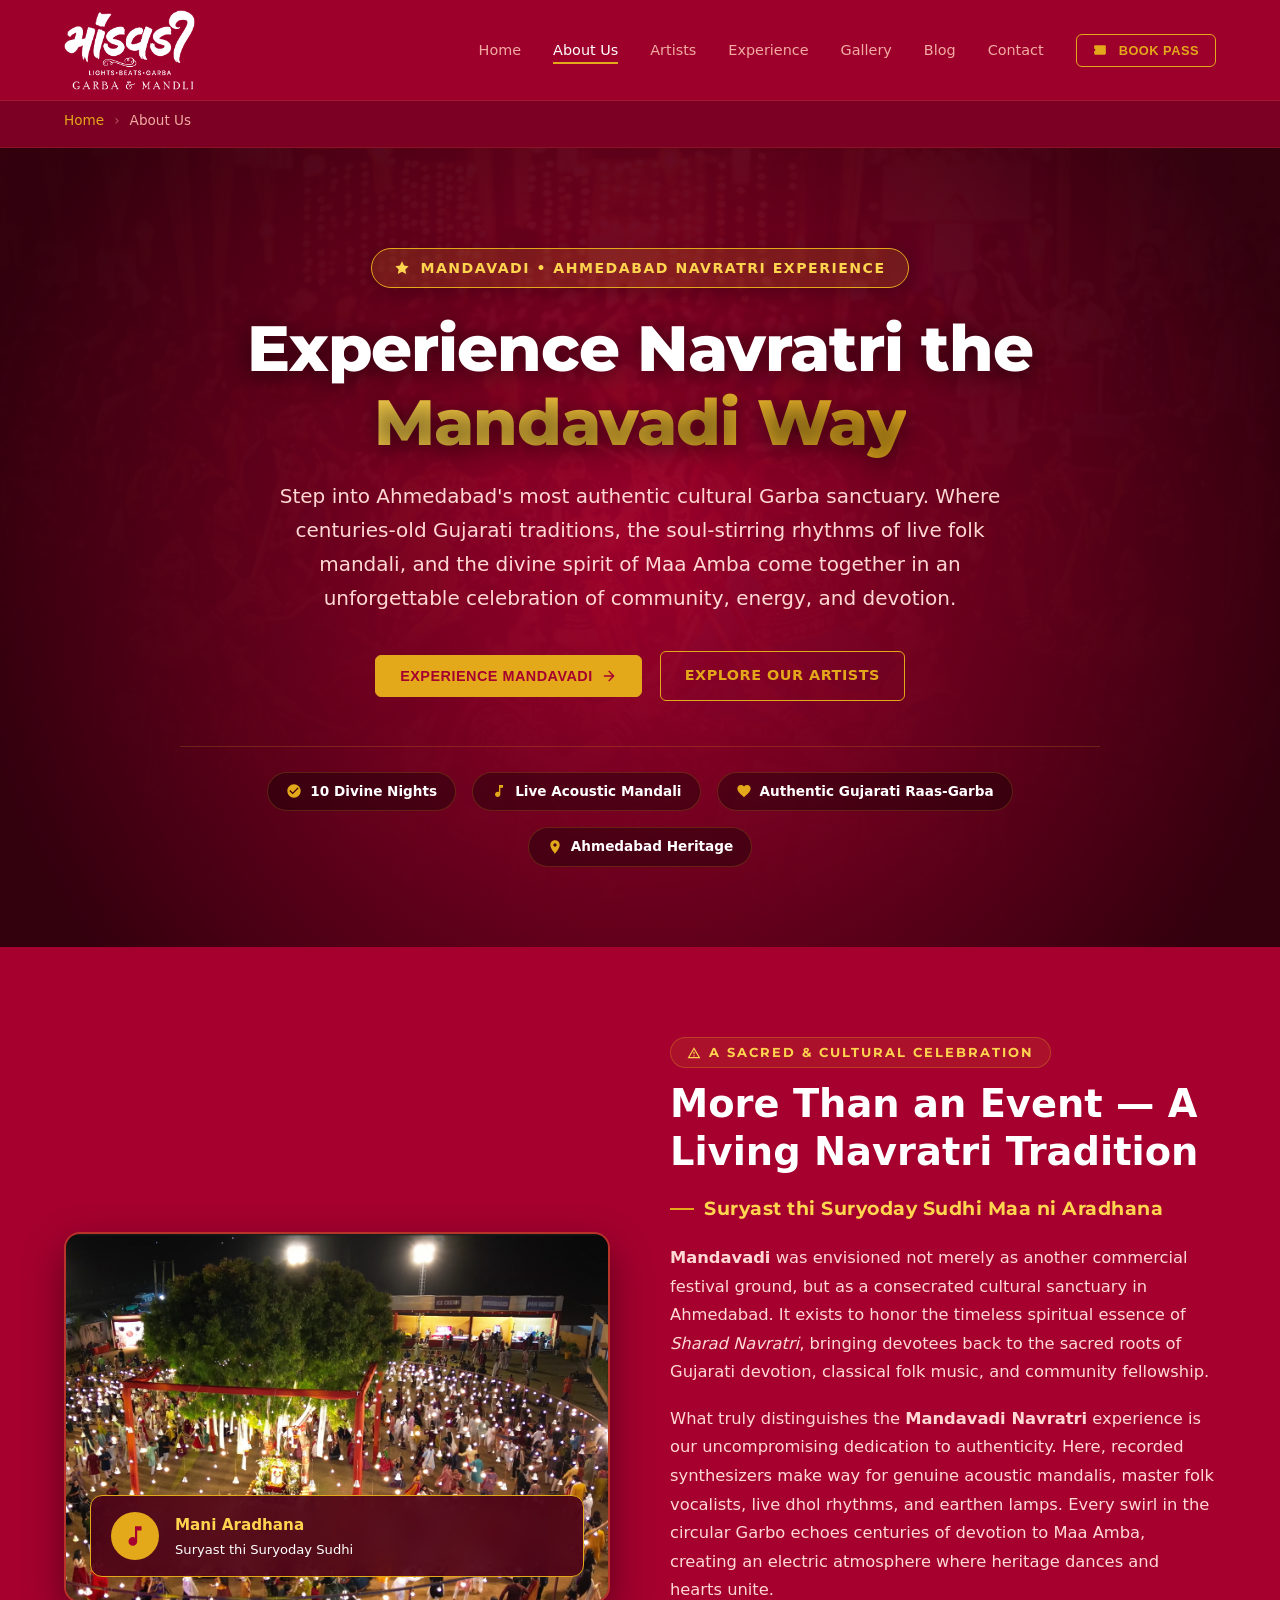
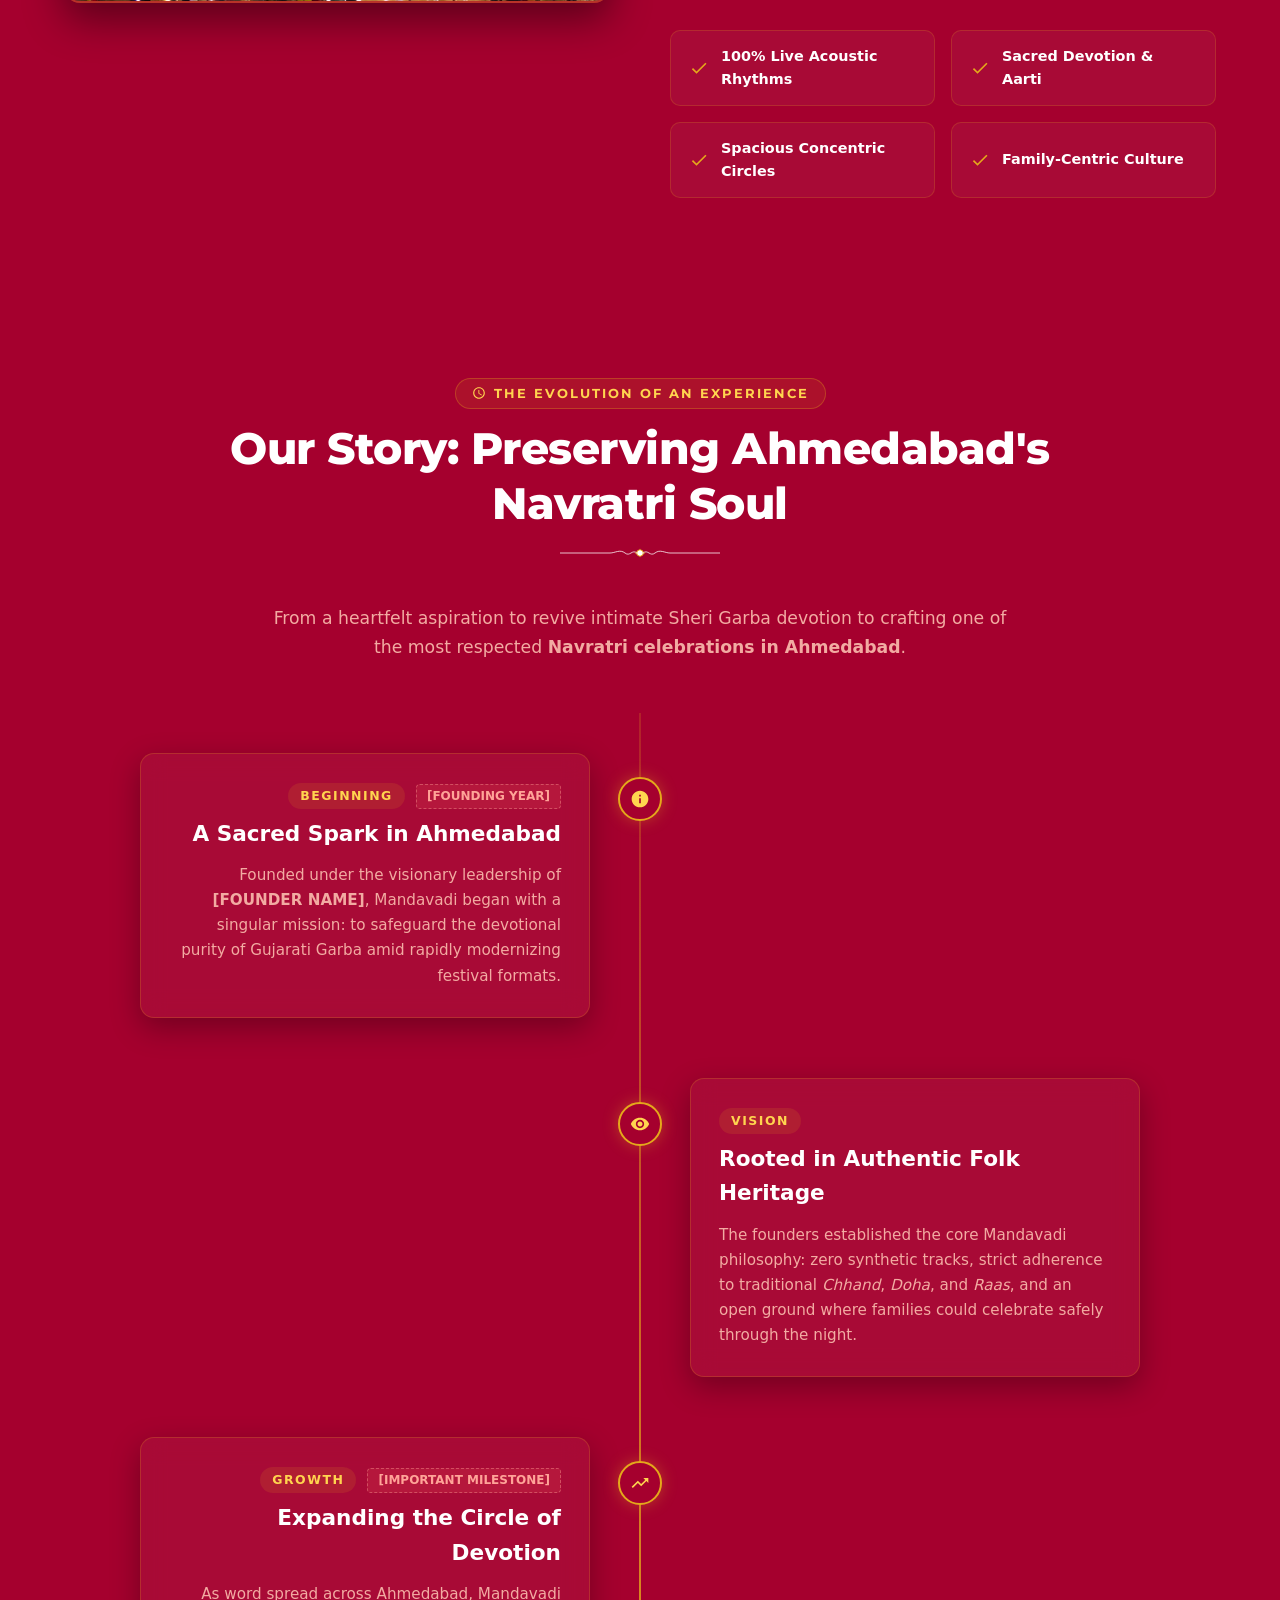
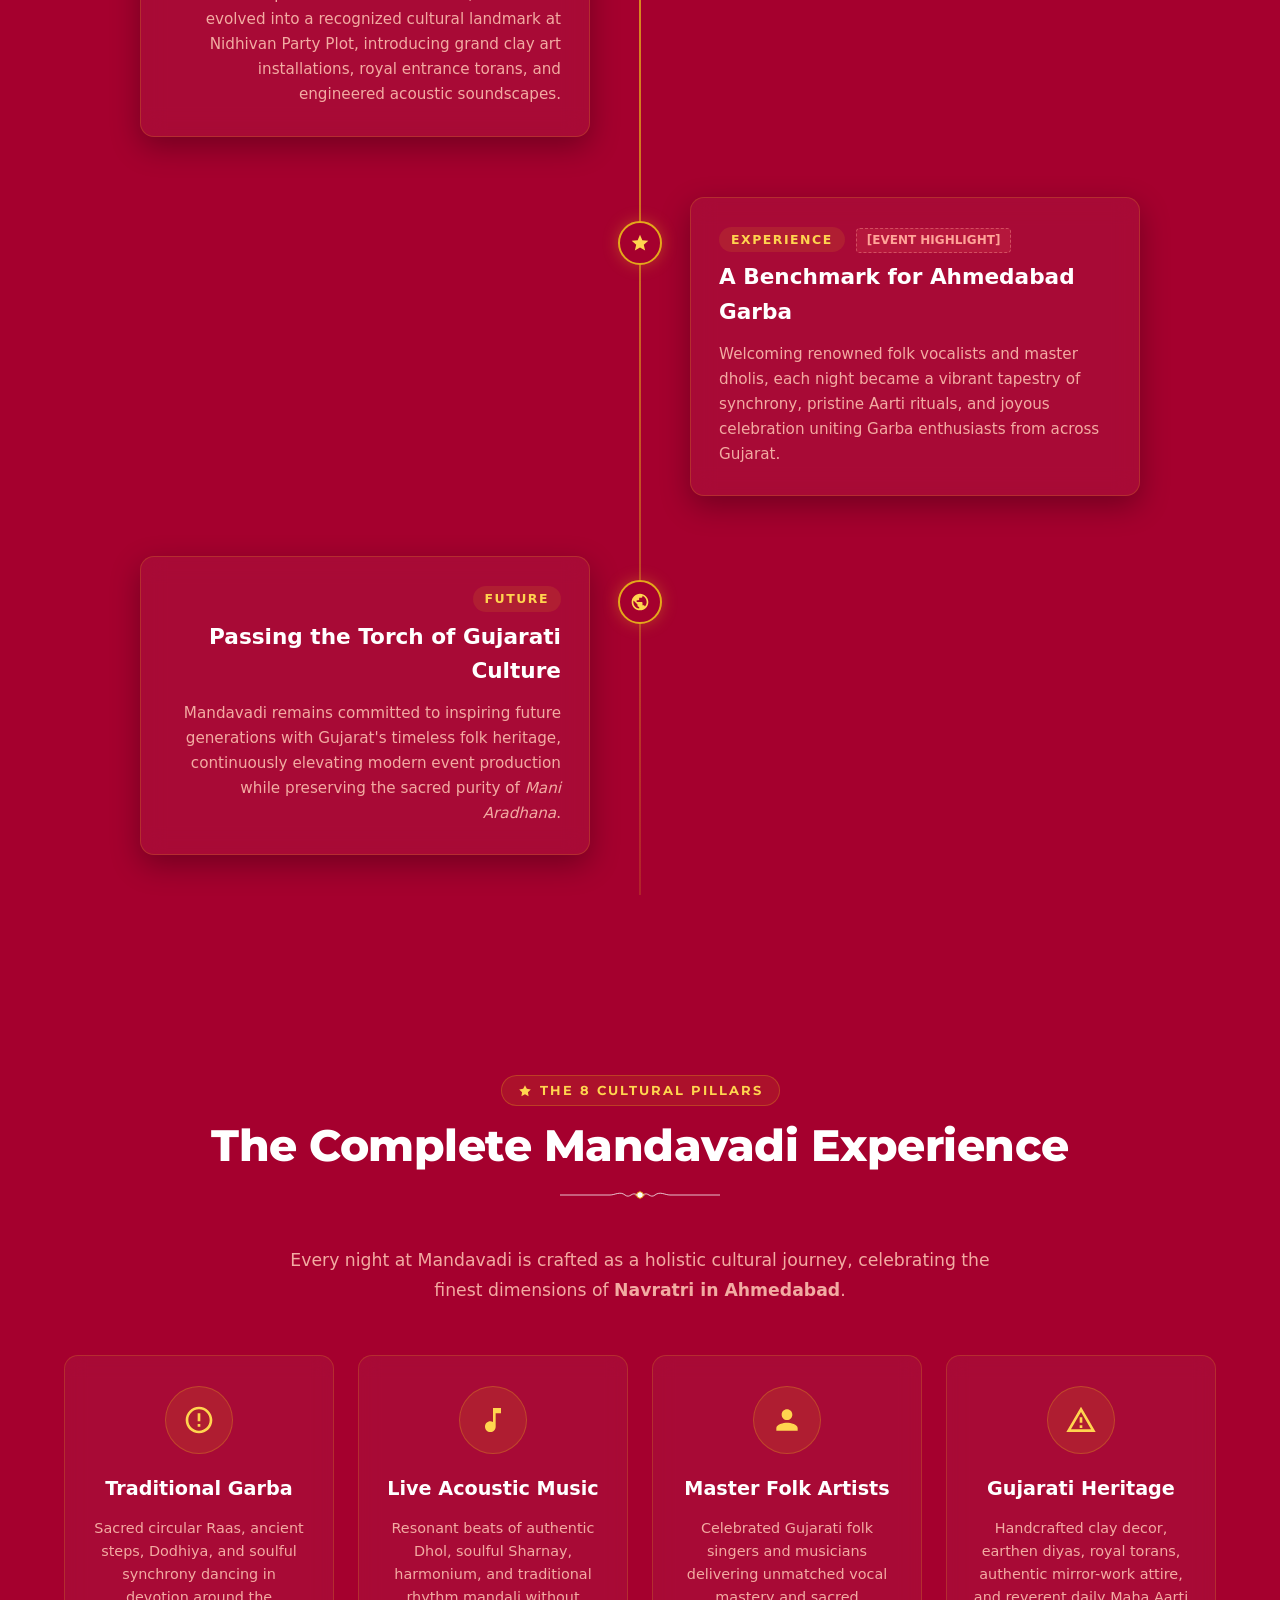
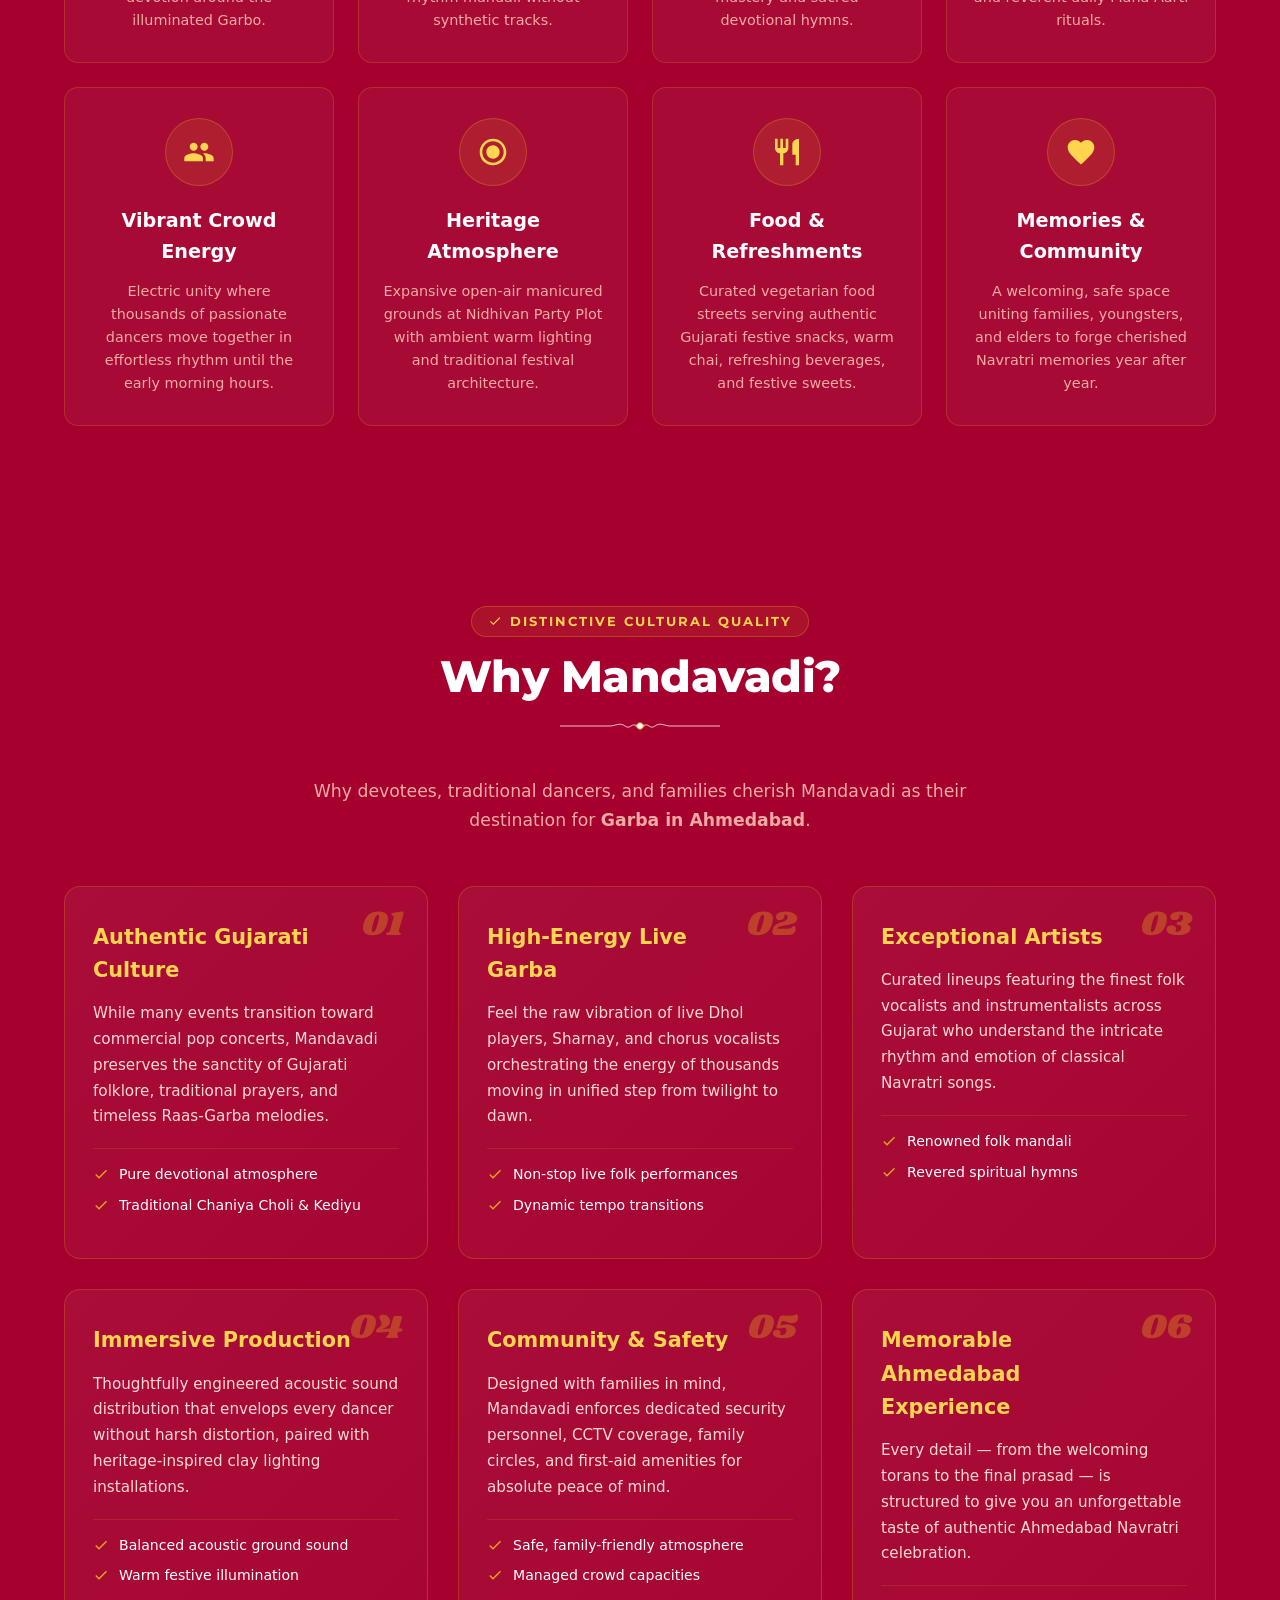
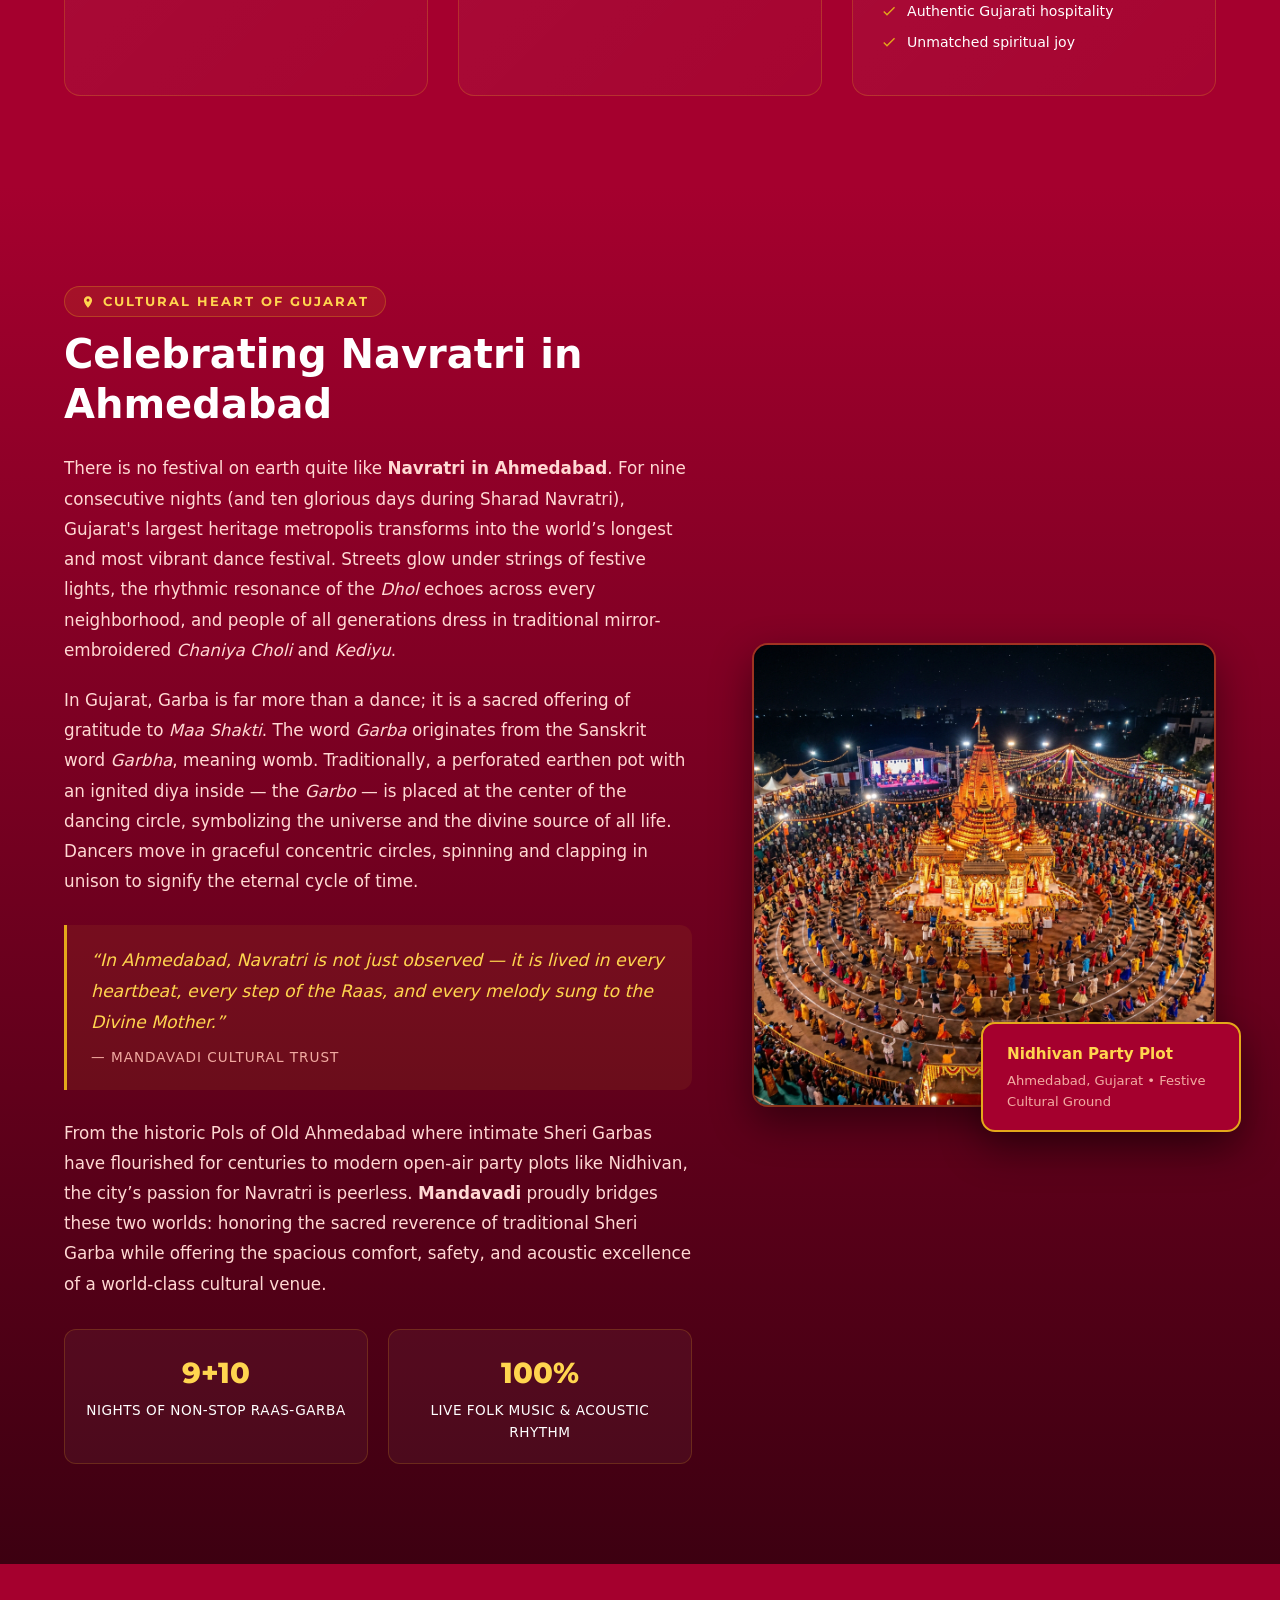
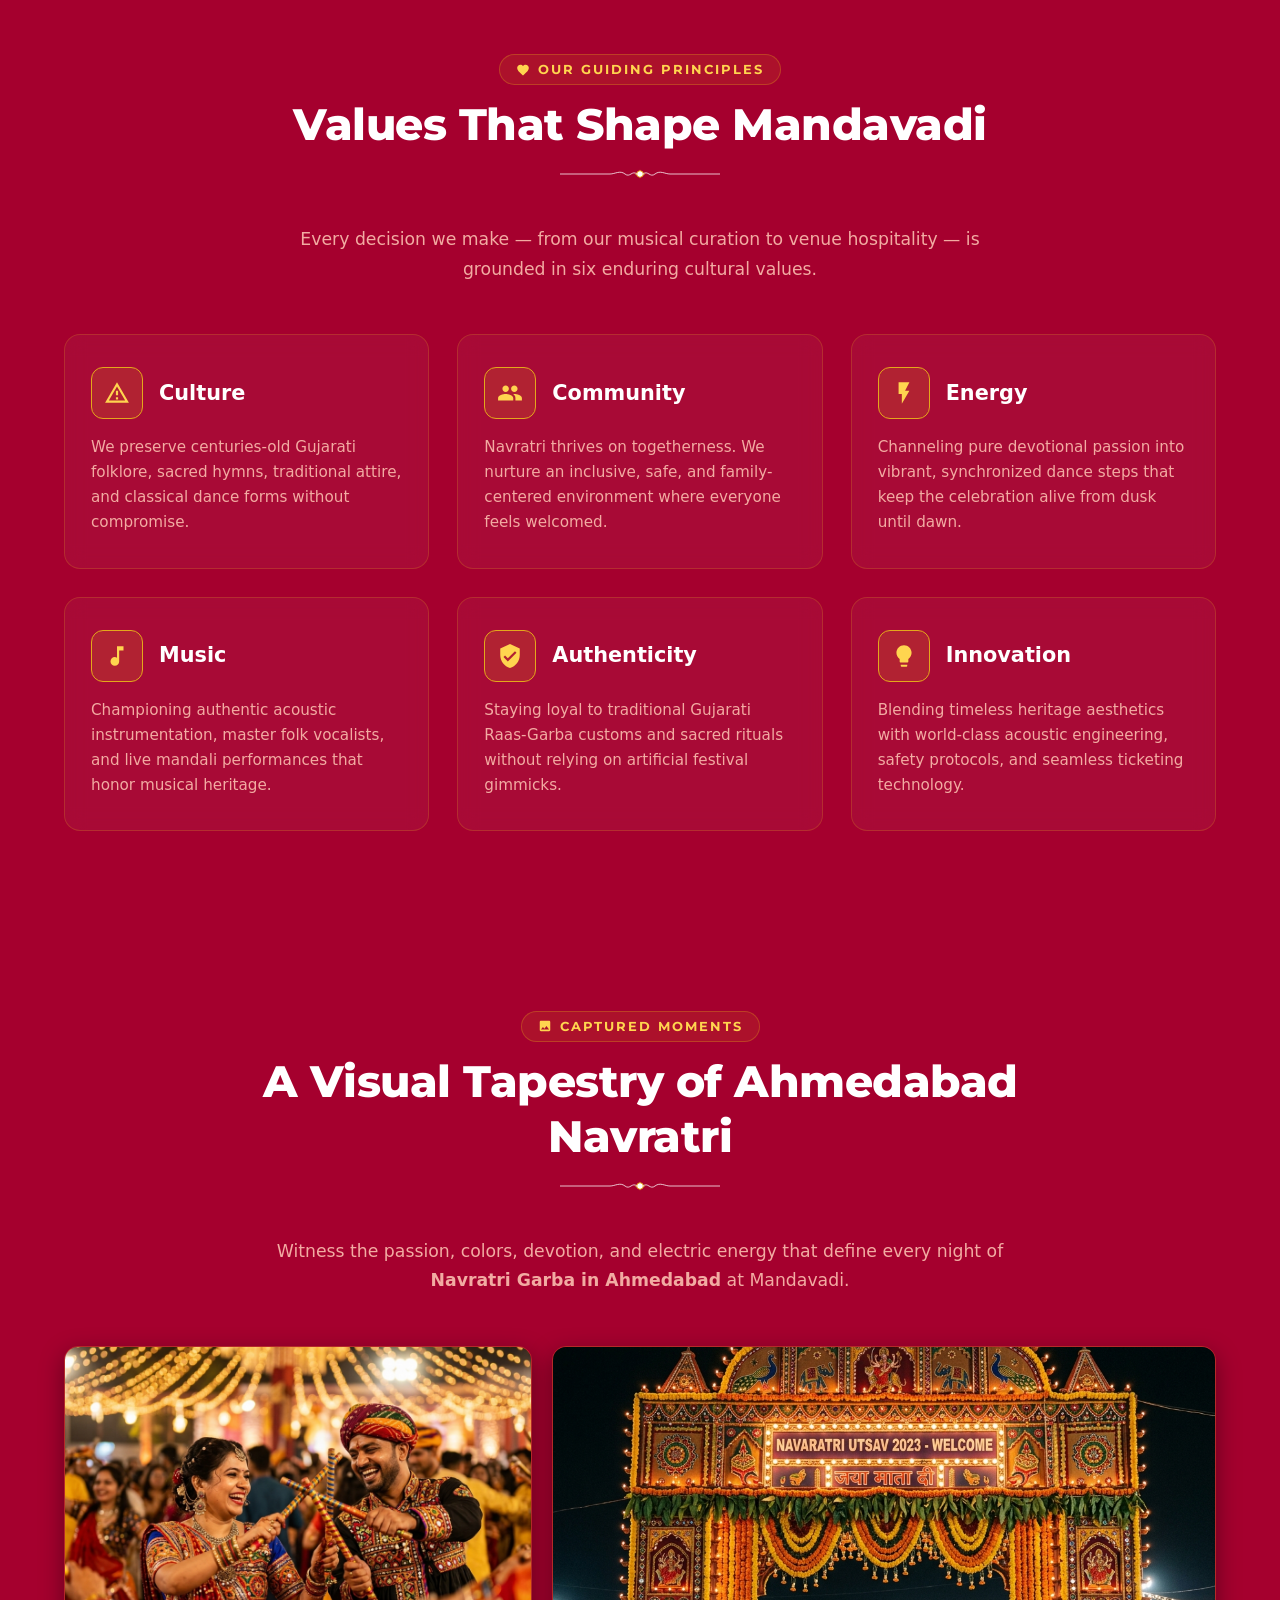
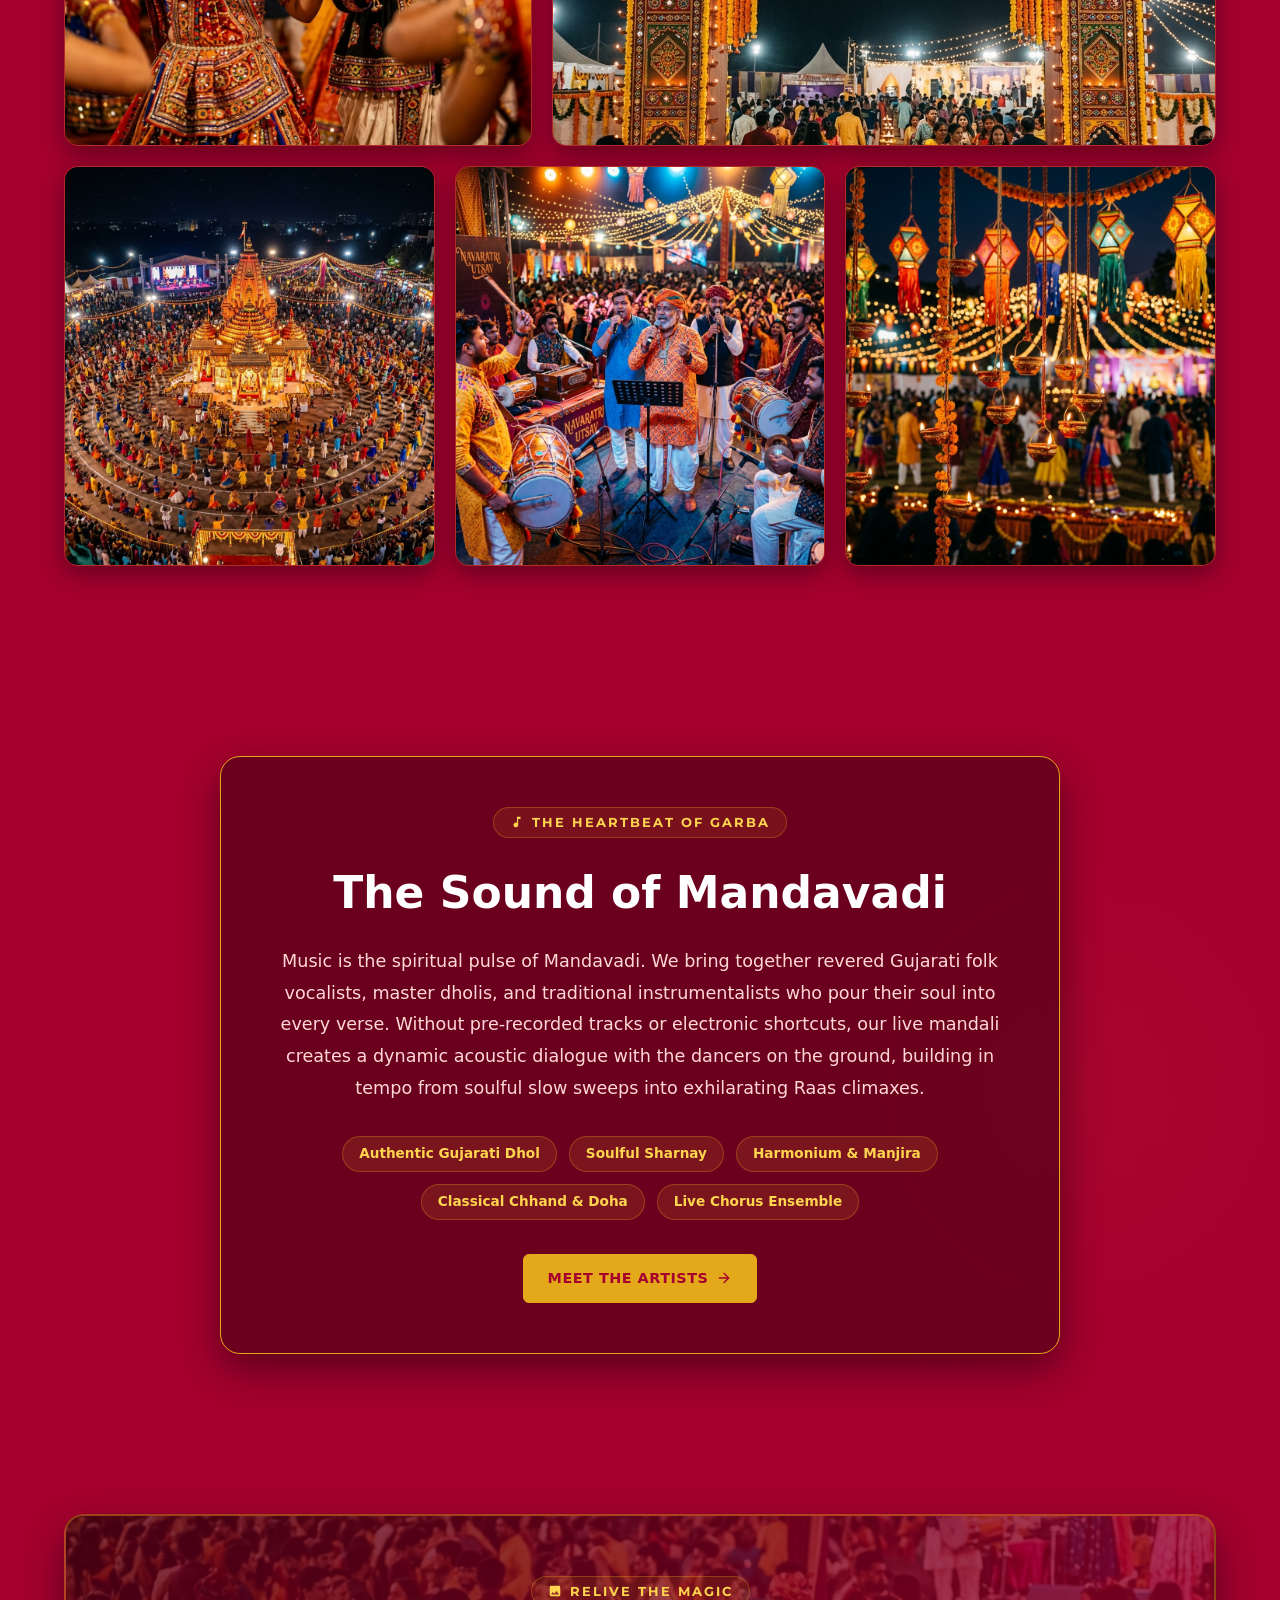
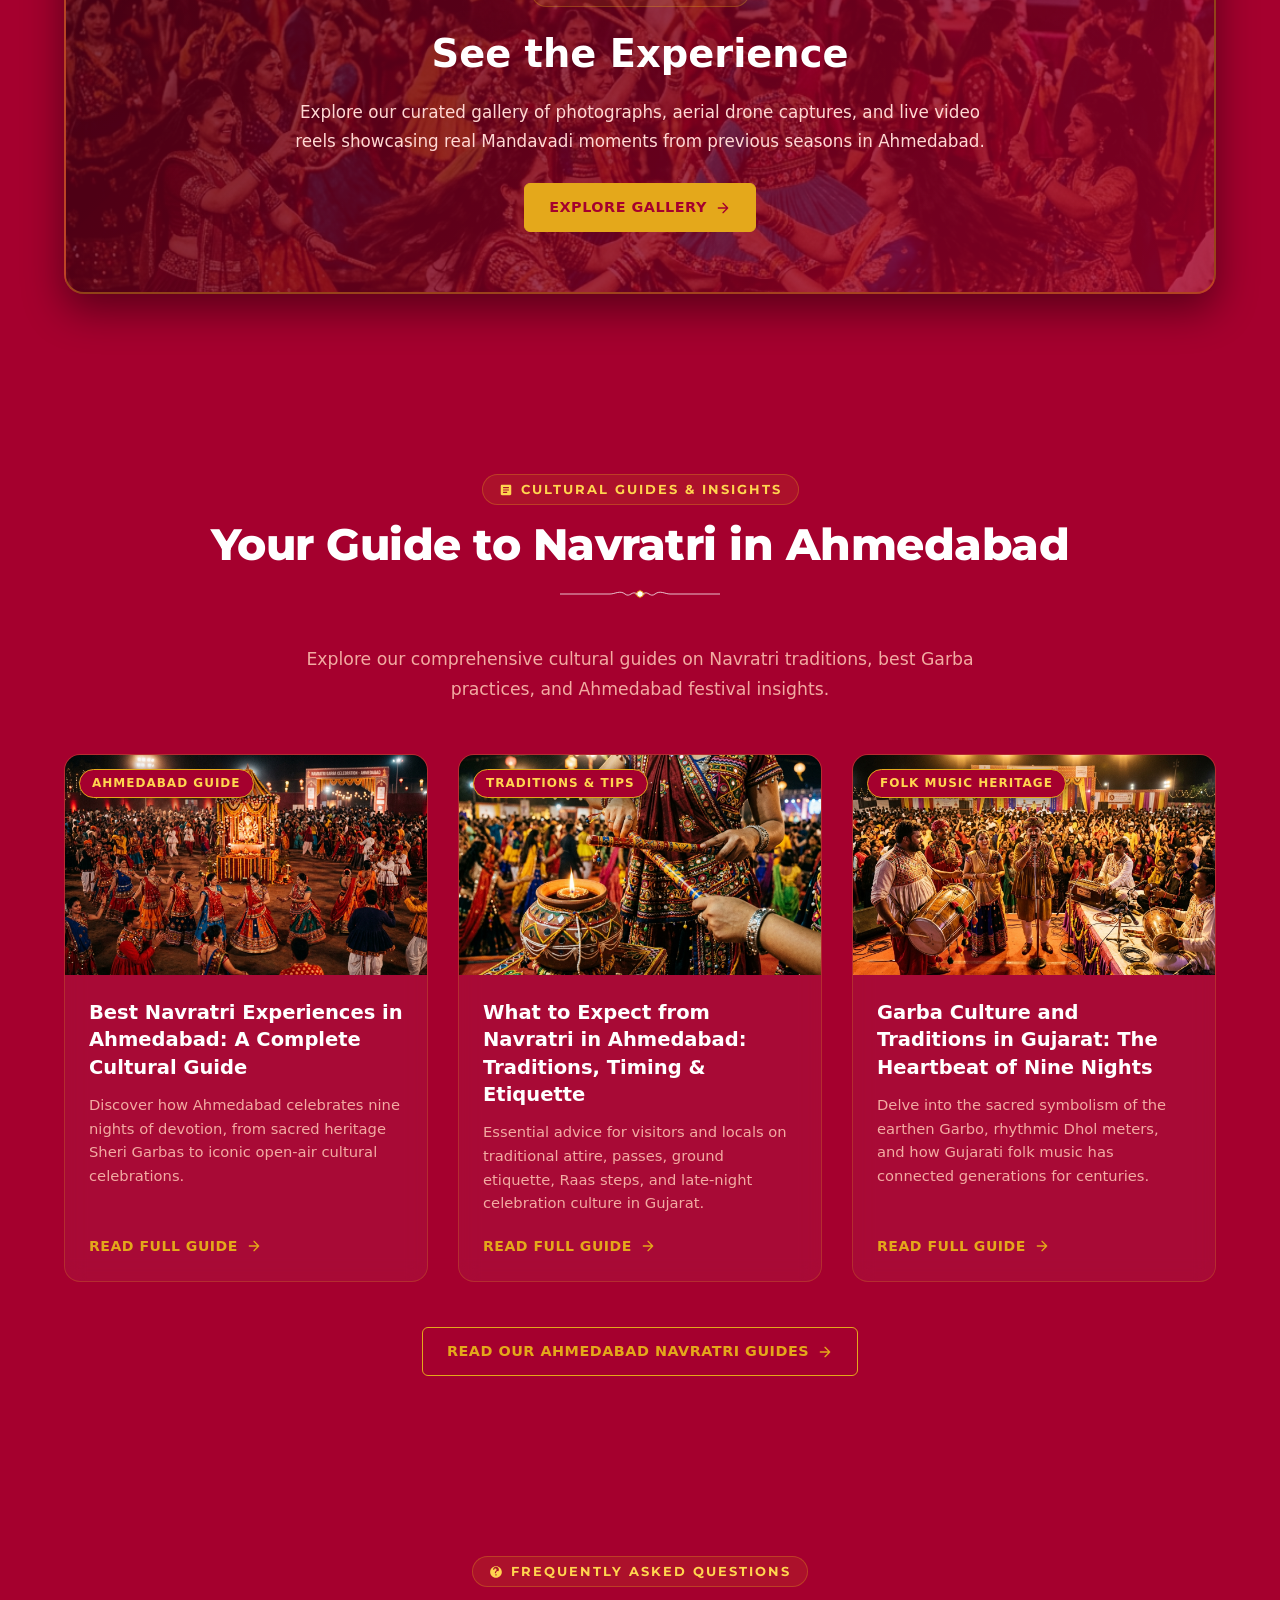
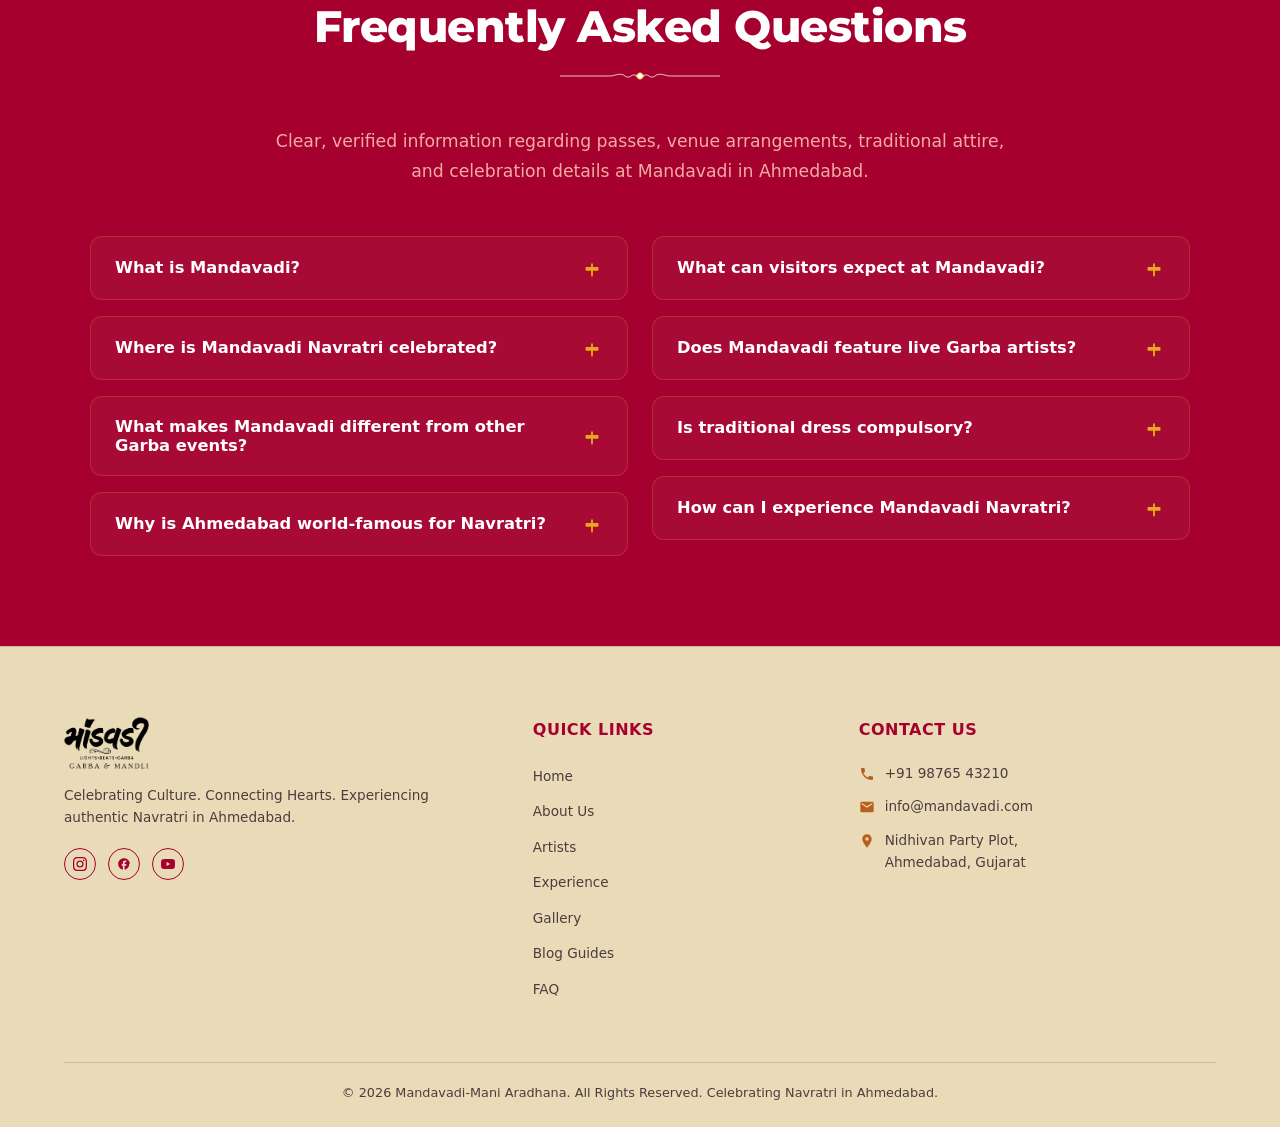
<file: about-us.html>
<!DOCTYPE html>
<html lang="en">

<head>
    <!-- Meta Charset & Viewport -->
    <meta charset="UTF-8">
    <meta name="viewport" content="width=device-width, initial-scale=1.0">
    <meta http-equiv="X-UA-Compatible" content="IE=edge">

    <!-- SEO Title & Meta Description -->
    <title>About Mandavadi | Navratri &amp; Garba Experience in Ahmedabad</title>
    <meta name="description" content="Discover Mandavadi, Ahmedabad's premier Navratri and Garba cultural experience. Join thousands for ten divine nights of Gujarati tradition, live folk music, and celebration.">
    <meta name="keywords" content="Navratri in Ahmedabad, Best Navratri in Ahmedabad, Ahmedabad Navratri, Best Garba in Ahmedabad, Garba in Ahmedabad, Navratri Garba Ahmedabad, Ahmedabad Garba events, Gujarati Navratri, Navratri celebration in Ahmedabad">
    <meta name="author" content="Mandavadi - Mani Aradhana">
    <link rel="canonical" href="https://mandavadi.com/about-us">

    <!-- Open Graph / Facebook -->
    <meta property="og:type" content="website">
    <meta property="og:url" content="https://mandavadi.com/about-us">
    <meta property="og:title" content="About Mandavadi | Navratri &amp; Garba Experience in Ahmedabad">
    <meta property="og:description" content="Experience authentic Gujarati tradition, soulful live folk music, grand Raas-Garba, and unmatched cultural energy at Mandavadi in Ahmedabad.">
    <meta property="og:image" content="https://mandavadi.com/assets/images/FB%20Cover.jpg.jpeg">

    <!-- Twitter Card -->
    <meta name="twitter:card" content="summary_large_image">
    <meta name="twitter:title" content="About Mandavadi | Navratri &amp; Garba Experience in Ahmedabad">
    <meta name="twitter:description" content="Experience authentic Gujarati tradition, soulful live folk music, grand Raas-Garba, and unmatched cultural energy at Mandavadi in Ahmedabad.">
    <meta name="twitter:image" content="https://mandavadi.com/assets/images/FB%20Cover.jpg.jpeg">

    <!-- Google Fonts & Stylesheets -->
    <link rel="preconnect" href="https://fonts.googleapis.com">
    <link rel="preconnect" href="https://fonts.gstatic.com" crossorigin>
    <link href="https://fonts.googleapis.com/css2?family=Mogra&family=Montserrat:ital,wght@0,400;0,500;0,600;0,700;0,800;1,400;1,700&family=Shrikhand&display=swap" rel="stylesheet">
    
    <!-- CSS Stylesheets -->
    <link rel="stylesheet" href="css/style.css">
    <link rel="stylesheet" href="css/about.css">

    <!-- Schema.org JSON-LD Structured Data -->
    <script type="application/ld+json">
    {
      "@context": "https://schema.org",
      "@graph": [
        {
          "@type": "Organization",
          "@id": "https://mandavadi.com/#organization",
          "name": "Mandavadi - Mani Aradhana",
          "url": "https://mandavadi.com/",
          "logo": "https://mandavadi.com/assets/images/Logo.png",
          "description": "Mandavadi is an Ahmedabad-based Navratri and Garba cultural experience dedicated to authentic Gujarati traditions, live acoustic mandali, and community devotion.",
          "address": {
            "@type": "PostalAddress",
            "streetAddress": "Nidhivan Party Plot",
            "addressLocality": "Ahmedabad",
            "addressRegion": "Gujarat",
            "addressCountry": "IN"
          },
          "contactPoint": {
            "@type": "ContactPoint",
            "telephone": "+91-98765-43210",
            "contactType": "Customer Support",
            "email": "info@mandavadi.com"
          },
          "sameAs": [
            "https://www.instagram.com/",
            "https://www.facebook.com/",
            "https://www.youtube.com/"
          ]
        },
        {
          "@type": "WebSite",
          "@id": "https://mandavadi.com/#website",
          "url": "https://mandavadi.com/",
          "name": "Mandavadi Navratri Ahmedabad",
          "publisher": {
            "@id": "https://mandavadi.com/#organization"
          }
        },
        {
          "@type": "BreadcrumbList",
          "@id": "https://mandavadi.com/about-us#breadcrumb",
          "itemListElement": [
            {
              "@type": "ListItem",
              "position": 1,
              "name": "Home",
              "item": "https://mandavadi.com/"
            },
            {
              "@type": "ListItem",
              "position": 2,
              "name": "About Us",
              "item": "https://mandavadi.com/about-us"
            }
          ]
        },
        {
          "@type": "FAQPage",
          "@id": "https://mandavadi.com/about-us#faq",
          "mainEntity": [
            {
              "@type": "Question",
              "name": "What is Mandavadi?",
              "acceptedAnswer": {
                "@type": "Answer",
                "text": "Mandavadi is a premier cultural Navratri and Garba celebration in Ahmedabad. It unites thousands of devotees for 10 sacred nights of traditional Gujarati Garba, authentic live folk music, divine Aarti, and vibrant community spirit under the motto 'Suryast thi Suryoday Sudhi Maa ni Aradhana'."
              }
            },
            {
              "@type": "Question",
              "name": "Where is Mandavadi Navratri celebrated in Ahmedabad?",
              "acceptedAnswer": {
                "@type": "Answer",
                "text": "Mandavadi Navratri is hosted at Nidhivan Party Plot in Ahmedabad, Gujarat, featuring expansive open-air lawns, royal heritage clay installations, and ample parking facilities."
              }
            },
            {
              "@type": "Question",
              "name": "What makes the Mandavadi Garba experience different in Ahmedabad?",
              "acceptedAnswer": {
                "@type": "Answer",
                "text": "Mandavadi focuses on genuine Gujarati heritage, live acoustic folk mandali with dhol and sharnay, spacious circular dancing layouts, devotional reverence, and a family-first festive environment rather than commercialized recordings."
              }
            },
            {
              "@type": "Question",
              "name": "Why is Ahmedabad world-famous for Navratri celebrations?",
              "acceptedAnswer": {
                "@type": "Answer",
                "text": "Ahmedabad is the cultural capital of Gujarat's nine-night dance festival. The entire city comes alive with all-night Garba circles, vibrant traditional attire such as Chaniya Choli and Kediyu, live folk rhythms, and unmatched communal enthusiasm."
              }
            },
            {
              "@type": "Question",
              "name": "Does Mandavadi feature live Gujarati Garba artists and musicians?",
              "acceptedAnswer": {
                "@type": "Answer",
                "text": "Yes, Mandavadi is renowned for hosting revered Gujarati folk vocalists, master dholis, and traditional instrumentalists performing live devotional hymns and high-energy raas beats throughout the night."
              }
            },
            {
              "@type": "Question",
              "name": "Is traditional dress compulsory for Garba participants?",
              "acceptedAnswer": {
                "@type": "Answer",
                "text": "Traditional attire (Chaniya Choli for women, Kediyu/Kurta for men) is strongly encouraged to preserve the cultural sanctity. Participants joining the active Garba circles must wear traditional clothing."
              }
            },
            {
              "@type": "Question",
              "name": "How can I book passes to experience Mandavadi Navratri?",
              "acceptedAnswer": {
                "@type": "Answer",
                "text": "Season passes can be pre-booked online through our official ticketing partners (BookMyShow, Paytm Insider/District, AllEvents) or directly via our website booking portal. Single-day passes are available at on-ground ticket counters."
              }
            }
          ]
        }
      ]
    }
    </script>
</head>

<body>

    <!-- ==========================================
         NAVIGATION HEADER
         ========================================== -->
    <header id="header">
        <div class="container">
            <nav aria-label="Main Navigation">
                <!-- Brand Logo -->
                <a href="index.html" class="logo" aria-label="Mandavadi Home">
                    <img src="assets/images/Logo.png" alt="Mandavadi Navratri Ahmedabad Logo" class="logo-img">
                </a>

                <!-- Nav Links -->
                <ul class="nav-links" id="nav-links">
                    <li><a href="index.html">Home</a></li>
                    <li><a href="about-us.html" class="active" aria-current="page">About Us</a></li>
                    <li><a href="artists.html" title="Explore Mandavadi artists in Ahmedabad">Artists</a></li>
                    <li><a href="index.html#experience">Experience</a></li>
                    <li><a href="index.html#gallery" title="Experience our gallery">Gallery</a></li>
                    <li><a href="blog.html" title="Read our Mandavadi Navratri and Ahmedabad Garba blog">Blog</a></li>
                    <li><a href="#contact" title="Contact Mandavadi team">Contact</a></li>
                    <li>
                        <button class="btn btn-secondary btn-nav-book trigger-booking" aria-label="Book Navratri Season Pass">
                            <svg style="width: 14px; height: 14px; fill: currentColor; vertical-align: middle; margin-right: 4px;" viewBox="0 0 24 24" aria-hidden="true">
                                <path d="M22 10V6c0-1.11-.9-2-2-2H4c-1.1 0-2 .89-2 2v4c1.1 0 2 .9 2 2s-.9 2-2 2v4c0 1.1.9 2 2 2h16c1.1 0 2-.9 2-2-2v-4c-1.1 0-2-.9-2-2s.9-2 2-2zm-2-1.46c-1.28.66-2 2-2 3.46s.72 2.8 2 3.46V18H4v-2.54c1.28-.66 2-2 2-3.46s-.72-2.8-2-3.46V6h16v2.54z"></path>
                            </svg>
                            BOOK PASS
                        </button>
                    </li>
                </ul>

                <!-- Mobile Menu Button -->
                <button class="mobile-menu-btn" id="mobile-toggle" aria-label="Toggle Navigation Menu" aria-expanded="false">
                    <span></span>
                    <span></span>
                    <span></span>
                </button>
            </nav>
        </div>
    </header>

    <div class="about-page-wrapper">
        <!-- Ambient Background Glow Accents -->
        <div class="ambient-glow-orb orb-gold-1" aria-hidden="true"></div>
        <div class="ambient-glow-orb orb-crimson-1" aria-hidden="true"></div>
        <div class="ambient-glow-orb orb-gold-2" aria-hidden="true"></div>

        <!-- ==========================================
             BREADCRUMB BAR
             ========================================== -->
        <aside class="breadcrumb-bar" aria-label="Breadcrumb">
            <div class="container">
                <ol class="breadcrumb-list">
                    <li><a href="index.html">Home</a></li>
                    <li class="breadcrumb-separator" aria-hidden="true">&rsaquo;</li>
                    <li aria-current="page">About Us</li>
                </ol>
            </div>
        </aside>

        <!-- ==========================================
             1. HERO SECTION
             ========================================== -->
        <section id="about-hero" class="about-hero">
            <!-- Cinematic Background Video & Fallback Image -->
            <video autoplay muted loop playsinline class="about-hero-bg-media" poster="assets/images/hero_garba.png" aria-hidden="true">
                <source src="assets/images/Highlight.mp4" type="video/mp4">
            </video>
            <div class="about-hero-overlay" aria-hidden="true"></div>

            <div class="container">
                <div class="about-hero-content">
                    <div class="hero-tag-pill">
                        <svg viewBox="0 0 24 24" width="16" height="16" fill="currentColor" aria-hidden="true">
                            <path d="M12 2L15.09 8.26L22 9.27L17 14.14L18.18 21.02L12 17.77L5.82 21.02L7 14.14L2 9.27L8.91 8.26L12 2Z"/>
                        </svg>
                        MANDAVADI &bull; AHMEDABAD NAVRATRI EXPERIENCE
                    </div>

                    <!-- Single H1 Heading -->
                    <h1 class="about-hero-title">Experience Navratri the <span>Mandavadi Way</span></h1>

                    <!-- Supporting Brand Storytelling Copy -->
                    <p class="about-hero-desc">
                        Step into Ahmedabad's most authentic cultural Garba sanctuary. Where centuries-old Gujarati traditions, the soul-stirring rhythms of live folk mandali, and the divine spirit of Maa Amba come together in an unforgettable celebration of community, energy, and devotion.
                    </p>

                    <!-- CTAs -->
                    <div class="about-hero-actions">
                        <button class="btn btn-primary trigger-booking" id="hero-primary-cta">
                            <span>Experience Mandavadi</span>
                            <svg width="16" height="16" viewBox="0 0 24 24" fill="currentColor" aria-hidden="true">
                                <path d="M5 12h14M12 5l7 7-7 7" stroke="currentColor" stroke-width="2" stroke-linecap="round" stroke-linejoin="round" fill="none"/>
                            </svg>
                        </button>
                        <a href="#artists" class="btn btn-secondary" id="hero-secondary-cta" title="Explore Mandavadi artists">
                            Explore Our Artists
                        </a>
                    </div>

                    <!-- Feature Badges -->
                    <div class="hero-pill-badges">
                        <div class="hero-pill-item">
                            <svg viewBox="0 0 24 24" aria-hidden="true"><path d="M12 2C6.48 2 2 6.48 2 12s4.48 10 10 10 10-4.48 10-10S17.52 2 12 2zm-2 15l-5-5 1.41-1.41L10 14.17l7.59-7.59L19 8l-9 9z"/></svg>
                            10 Divine Nights
                        </div>
                        <div class="hero-pill-item">
                            <svg viewBox="0 0 24 24" aria-hidden="true"><path d="M12 3v10.55c-.59-.34-1.27-.55-2-.55-2.21 0-4 1.79-4 4s1.79 4 4 4 4-1.79 4-4V7h4V3h-6z"/></svg>
                            Live Acoustic Mandali
                        </div>
                        <div class="hero-pill-item">
                            <svg viewBox="0 0 24 24" aria-hidden="true"><path d="M12 21.35l-1.45-1.32C5.4 15.36 2 12.28 2 8.5 2 5.42 4.42 3 7.5 3c1.74 0 3.41.81 4.5 2.09C13.09 3.81 14.76 3 16.5 3 19.58 3 22 5.42 22 8.5c0 3.78-3.4 6.86-8.55 11.54L12 21.35z"/></svg>
                            Authentic Gujarati Raas-Garba
                        </div>
                        <div class="hero-pill-item">
                            <svg viewBox="0 0 24 24" aria-hidden="true"><path d="M12 2C8.13 2 5 5.13 5 9c0 5.25 7 13 7 13s7-7.75 7-13c0-3.87-3.13-7-7-7zm0 9.5c-1.38 0-2.5-1.12-2.5-2.5s1.12-2.5 2.5-2.5 2.5 1.12 2.5 2.5-1.12 2.5-2.5 2.5z"/></svg>
                            Ahmedabad Heritage
                        </div>
                    </div>
                </div>
            </div>
        </section>

        <!-- ==========================================
             2. "WHAT IS MANDAVADI?" SECTION
             ========================================== -->
        <section id="what-is-mandavadi" class="what-is-section">
            <div class="container">
                <div class="what-is-grid">
                    <!-- Editorial Visual Media Card -->
                    <div class="what-is-media-wrap">
                        <img src="assets/images/About.png" alt="Devotees celebrating traditional Gujarati Garba during Navratri in Ahmedabad" loading="lazy">
                        <div class="what-is-floating-badge">
                            <div class="badge-icon-box" aria-hidden="true">
                                <svg viewBox="0 0 24 24">
                                    <path d="M12 3v10.55c-.59-.34-1.27-.55-2-.55-2.21 0-4 1.79-4 4s1.79 4 4 4 4-1.79 4-4V7h4V3h-6z"/>
                                </svg>
                            </div>
                            <div>
                                <div class="badge-text-title">Mani Aradhana</div>
                                <div class="badge-text-sub">Suryast thi Suryoday Sudhi</div>
                            </div>
                        </div>
                    </div>

                    <!-- Editorial Brand Storytelling Content -->
                    <article class="what-is-content">
                        <div class="section-eyebrow">
                            <svg viewBox="0 0 24 24" aria-hidden="true"><path d="M12 2L1 21h22L12 2zm0 3.99L19.53 19H4.47L12 5.99zM11 16h2v2h-2zm0-6h2v4h-2z"/></svg>
                            A Sacred &amp; Cultural Celebration
                        </div>
                        <h2>More Than an Event &mdash; A Living Navratri Tradition</h2>
                        <div class="what-is-tagline">Suryast thi Suryoday Sudhi Maa ni Aradhana</div>
                        
                        <p>
                            <strong>Mandavadi</strong> was envisioned not merely as another commercial festival ground, but as a consecrated cultural sanctuary in Ahmedabad. It exists to honor the timeless spiritual essence of <em>Sharad Navratri</em>, bringing devotees back to the sacred roots of Gujarati devotion, classical folk music, and community fellowship.
                        </p>
                        <p>
                            What truly distinguishes the <strong>Mandavadi Navratri</strong> experience is our uncompromising dedication to authenticity. Here, recorded synthesizers make way for genuine acoustic mandalis, master folk vocalists, live dhol rhythms, and earthen lamps. Every swirl in the circular Garbo echoes centuries of devotion to Maa Amba, creating an electric atmosphere where heritage dances and hearts unite.
                        </p>

                        <!-- Key Pillars -->
                        <div class="what-is-points">
                            <div class="point-card">
                                <svg viewBox="0 0 24 24" aria-hidden="true"><path d="M9 16.17L4.83 12l-1.42 1.41L9 19 21 7l-1.41-1.41z"/></svg>
                                <span>100% Live Acoustic Rhythms</span>
                            </div>
                            <div class="point-card">
                                <svg viewBox="0 0 24 24" aria-hidden="true"><path d="M9 16.17L4.83 12l-1.42 1.41L9 19 21 7l-1.41-1.41z"/></svg>
                                <span>Sacred Devotion &amp; Aarti</span>
                            </div>
                            <div class="point-card">
                                <svg viewBox="0 0 24 24" aria-hidden="true"><path d="M9 16.17L4.83 12l-1.42 1.41L9 19 21 7l-1.41-1.41z"/></svg>
                                <span>Spacious Concentric Circles</span>
                            </div>
                            <div class="point-card">
                                <svg viewBox="0 0 24 24" aria-hidden="true"><path d="M9 16.17L4.83 12l-1.42 1.41L9 19 21 7l-1.41-1.41z"/></svg>
                                <span>Family-Centric Culture</span>
                            </div>
                        </div>
                    </article>
                </div>
            </div>
        </section>

        <!-- ==========================================
             3. OUR STORY SECTION (Timeline)
             ========================================== -->
        <section id="our-story" class="story-section">
            <div class="container">
                <div class="section-header-block">
                    <div class="section-eyebrow">
                        <svg viewBox="0 0 24 24" aria-hidden="true"><path d="M11.99 2C6.47 2 2 6.48 2 12s4.47 10 9.99 10C17.52 22 22 17.52 22 12S17.52 2 11.99 2zM12 20c-4.42 0-8-3.58-8-8s3.58-8 8-8 8 3.58 8 8-3.58 8-8 8zm.5-13H11v6l5.25 3.15.75-1.23-4.5-2.67z"/></svg>
                        The Evolution of an Experience
                    </div>
                    <h2 class="section-main-heading">Our Story: Preserving Ahmedabad's Navratri Soul</h2>
                    <div class="title-flourish">
                        <svg viewBox="0 0 160 12" xmlns="http://www.w3.org/2000/svg" aria-hidden="true">
                            <path d="M 0 6 L 50 6 C 55 6, 60 2, 65 6 C 70 10, 72 2, 77 6 Q 80 10, 83 6 C 88 2, 90 10, 95 6 C 100 2, 105 6, 110 6 L 160 6" stroke="currentColor" stroke-width="0.75" fill="none"></path>
                            <circle cx="80" cy="6" r="3" fill="currentColor"></circle>
                            <polygon points="75,6 80,2 85,6 80,10" fill="currentColor" opacity="0.5"></polygon>
                        </svg>
                    </div>
                    <p class="section-lead-text">
                        From a heartfelt aspiration to revive intimate Sheri Garba devotion to crafting one of the most respected <strong>Navratri celebrations in Ahmedabad</strong>.
                    </p>
                </div>

                <!-- Visual Chronological Timeline -->
                <div class="story-timeline">
                    <!-- Phase 1: Beginning -->
                    <div class="timeline-item">
                        <div class="timeline-marker" aria-hidden="true">
                            <svg viewBox="0 0 24 24"><path d="M12 2C6.48 2 2 6.48 2 12s4.48 10 10 10 10-4.48 10-10S17.52 2 12 2zm1 15h-2v-6h2v6zm0-8h-2V7h2v2z"/></svg>
                        </div>
                        <div class="timeline-card">
                            <span class="timeline-phase">Beginning</span>
                            <span class="timeline-placeholder-tag">[FOUNDING YEAR]</span>
                            <h3>A Sacred Spark in Ahmedabad</h3>
                            <p>
                                Founded under the visionary leadership of <strong>[FOUNDER NAME]</strong>, Mandavadi began with a singular mission: to safeguard the devotional purity of Gujarati Garba amid rapidly modernizing festival formats.
                            </p>
                        </div>
                    </div>

                    <!-- Phase 2: Vision -->
                    <div class="timeline-item">
                        <div class="timeline-marker" aria-hidden="true">
                            <svg viewBox="0 0 24 24"><path d="M12 4.5C7 4.5 2.73 7.61 1 12c1.73 4.39 6 7.5 11 7.5s9.27-3.11 11-7.5c-1.73-4.39-6-7.5-11-7.5zM12 17c-2.76 0-5-2.24-5-5s2.24-5 5-5 5 2.24 5 5-2.24 5-5 5zm0-8c-1.66 0-3 1.34-3 3s1.34 3 3 3 3-1.34 3-3-1.34-3-3-3z"/></svg>
                        </div>
                        <div class="timeline-card">
                            <span class="timeline-phase">Vision</span>
                            <h3>Rooted in Authentic Folk Heritage</h3>
                            <p>
                                The founders established the core Mandavadi philosophy: zero synthetic tracks, strict adherence to traditional <em>Chhand</em>, <em>Doha</em>, and <em>Raas</em>, and an open ground where families could celebrate safely through the night.
                            </p>
                        </div>
                    </div>

                    <!-- Phase 3: Growth -->
                    <div class="timeline-item">
                        <div class="timeline-marker" aria-hidden="true">
                            <svg viewBox="0 0 24 24"><path d="M16 6l2.29 2.29-4.88 4.88-4-4L2 16.59 3.41 18l6-6 4 4 6.3-6.29L22 12V6z"/></svg>
                        </div>
                        <div class="timeline-card">
                            <span class="timeline-phase">Growth</span>
                            <span class="timeline-placeholder-tag">[IMPORTANT MILESTONE]</span>
                            <h3>Expanding the Circle of Devotion</h3>
                            <p>
                                As word spread across Ahmedabad, Mandavadi evolved into a recognized cultural landmark at Nidhivan Party Plot, introducing grand clay art installations, royal entrance torans, and engineered acoustic soundscapes.
                            </p>
                        </div>
                    </div>

                    <!-- Phase 4: Experience -->
                    <div class="timeline-item">
                        <div class="timeline-marker" aria-hidden="true">
                            <svg viewBox="0 0 24 24"><path d="M12 17.27L18.18 21l-1.64-7.03L22 9.24l-7.19-.61L12 2 9.19 8.63 2 9.24l5.46 4.73L5.82 21z"/></svg>
                        </div>
                        <div class="timeline-card">
                            <span class="timeline-phase">Experience</span>
                            <span class="timeline-placeholder-tag">[EVENT HIGHLIGHT]</span>
                            <h3>A Benchmark for Ahmedabad Garba</h3>
                            <p>
                                Welcoming renowned folk vocalists and master dholis, each night became a vibrant tapestry of synchrony, pristine Aarti rituals, and joyous celebration uniting Garba enthusiasts from across Gujarat.
                            </p>
                        </div>
                    </div>

                    <!-- Phase 5: Future -->
                    <div class="timeline-item">
                        <div class="timeline-marker" aria-hidden="true">
                            <svg viewBox="0 0 24 24"><path d="M12 2C6.48 2 2 6.48 2 12s4.48 10 10 10 10-4.48 10-10S17.52 2 12 2zm-1 17.93c-3.95-.49-7-3.85-7-7.93 0-.62.08-1.21.21-1.79L9 15v1c0 1.1.9 2 2 2v1.93zm6.9-2.54c-.26-.81-1-1.39-1.9-1.39h-1v-3c0-.55-.45-1-1-1H8v-2h2c.55 0 1-.45 1-1V7h2c1.1 0 2-.9 2-2v-.41c2.93 1.19 5 4.06 5 7.41 0 2.08-.8 3.97-2.1 5.39z"/></svg>
                        </div>
                        <div class="timeline-card">
                            <span class="timeline-phase">Future</span>
                            <h3>Passing the Torch of Gujarati Culture</h3>
                            <p>
                                Mandavadi remains committed to inspiring future generations with Gujarat's timeless folk heritage, continuously elevating modern event production while preserving the sacred purity of <em>Mani Aradhana</em>.
                            </p>
                        </div>
                    </div>
                </div>
            </div>
        </section>

        <!-- ==========================================
             4. THE MANDAVADI EXPERIENCE (8 Cards)
             ========================================== -->
        <section id="the-experience" class="exp-grid-section">
            <div class="container">
                <div class="section-header-block">
                    <div class="section-eyebrow">
                        <svg viewBox="0 0 24 24" aria-hidden="true"><path d="M12 2L15.09 8.26L22 9.27L17 14.14L18.18 21.02L12 17.77L5.82 21.02L7 14.14L2 9.27L8.91 8.26L12 2Z"/></svg>
                        The 8 Cultural Pillars
                    </div>
                    <h2 class="section-main-heading">The Complete Mandavadi Experience</h2>
                    <div class="title-flourish">
                        <svg viewBox="0 0 160 12" xmlns="http://www.w3.org/2000/svg" aria-hidden="true">
                            <path d="M 0 6 L 50 6 C 55 6, 60 2, 65 6 C 70 10, 72 2, 77 6 Q 80 10, 83 6 C 88 2, 90 10, 95 6 C 100 2, 105 6, 110 6 L 160 6" stroke="currentColor" stroke-width="0.75" fill="none"></path>
                            <circle cx="80" cy="6" r="3" fill="currentColor"></circle>
                            <polygon points="75,6 80,2 85,6 80,10" fill="currentColor" opacity="0.5"></polygon>
                        </svg>
                    </div>
                    <p class="section-lead-text">
                        Every night at Mandavadi is crafted as a holistic cultural journey, celebrating the finest dimensions of <strong>Navratri in Ahmedabad</strong>.
                    </p>
                </div>

                <!-- 8 Feature Cards Grid -->
                <div class="experience-cards-grid">
                    <!-- Card 1: Garba -->
                    <div class="exp-feature-card">
                        <div class="exp-icon-container" aria-hidden="true">
                            <svg viewBox="0 0 24 24"><path d="M12 2C6.48 2 2 6.48 2 12s4.48 10 10 10 10-4.48 10-10S17.52 2 12 2zm0 18c-4.41 0-8-3.59-8-8s3.59-8 8-8 8 3.59 8 8-3.59 8-8 8zm-1-13h2v6h-2zm0 8h2v2h-2z"/></svg>
                        </div>
                        <h3>Traditional Garba</h3>
                        <p>Sacred circular Raas, ancient steps, Dodhiya, and soulful synchrony dancing in devotion around the illuminated Garbo.</p>
                    </div>

                    <!-- Card 2: Live Music -->
                    <div class="exp-feature-card">
                        <div class="exp-icon-container" aria-hidden="true">
                            <svg viewBox="0 0 24 24"><path d="M12 3v10.55c-.59-.34-1.27-.55-2-.55-2.21 0-4 1.79-4 4s1.79 4 4 4 4-1.79 4-4V7h4V3h-6z"/></svg>
                        </div>
                        <h3>Live Acoustic Music</h3>
                        <p>Resonant beats of authentic Dhol, soulful Sharnay, harmonium, and traditional rhythm mandali without synthetic tracks.</p>
                    </div>

                    <!-- Card 3: Exceptional Artists -->
                    <div class="exp-feature-card">
                        <div class="exp-icon-container" aria-hidden="true">
                            <svg viewBox="0 0 24 24"><path d="M12 12c2.21 0 4-1.79 4-4s-1.79-4-4-4-4 1.79-4 4 1.79 4 4 4zm0 2c-2.67 0-8 1.34-8 4v2h16v-2c0-2.66-5.33-4-8-4z"/></svg>
                        </div>
                        <h3>Master Folk Artists</h3>
                        <p>Celebrated Gujarati folk singers and musicians delivering unmatched vocal mastery and sacred devotional hymns.</p>
                    </div>

                    <!-- Card 4: Traditional Culture -->
                    <div class="exp-feature-card">
                        <div class="exp-icon-container" aria-hidden="true">
                            <svg viewBox="0 0 24 24"><path d="M12 2L1 21h22L12 2zm0 3.99L19.53 19H4.47L12 5.99zM11 16h2v2h-2zm0-6h2v4h-2z"/></svg>
                        </div>
                        <h3>Gujarati Heritage</h3>
                        <p>Handcrafted clay decor, earthen diyas, royal torans, authentic mirror-work attire, and reverent daily Maha Aarti rituals.</p>
                    </div>

                    <!-- Card 5: Crowd Energy -->
                    <div class="exp-feature-card">
                        <div class="exp-icon-container" aria-hidden="true">
                            <svg viewBox="0 0 24 24"><path d="M16 11c1.66 0 2.99-1.34 2.99-3S17.66 5 16 5c-1.66 0-3 1.34-3 3s1.34 3 3 3zm-8 0c1.66 0 2.99-1.34 2.99-3S9.66 5 8 5C6.34 5 5 6.34 5 8s1.34 3 3 3zm0 2c-2.33 0-7 1.17-7 3.5V19h14v-2.5c0-2.33-4.67-3.5-7-3.5zm8 0c-.29 0-.62.02-.97.05 1.16.84 1.97 1.97 1.97 3.45V19h6v-2.5c0-2.33-4.67-3.5-7-3.5z"/></svg>
                        </div>
                        <h3>Vibrant Crowd Energy</h3>
                        <p>Electric unity where thousands of passionate dancers move together in effortless rhythm until the early morning hours.</p>
                    </div>

                    <!-- Card 6: Festival Atmosphere -->
                    <div class="exp-feature-card">
                        <div class="exp-icon-container" aria-hidden="true">
                            <svg viewBox="0 0 24 24"><path d="M12 7c-2.76 0-5 2.24-5 5s2.24 5 5 5 5-2.24 5-5-2.24-5-5-5zm0-5C6.48 2 2 6.48 2 12s4.48 10 10 10 10-4.48 10-10S17.52 2 12 2zm0 18c-4.42 0-8-3.58-8-8s3.58-8 8-8 8 3.58 8 8-3.58 8-8 8z"/></svg>
                        </div>
                        <h3>Heritage Atmosphere</h3>
                        <p>Expansive open-air manicured grounds at Nidhivan Party Plot with ambient warm lighting and traditional festival architecture.</p>
                    </div>

                    <!-- Card 7: Food & Celebration -->
                    <div class="exp-feature-card">
                        <div class="exp-icon-container" aria-hidden="true">
                            <svg viewBox="0 0 24 24"><path d="M11 9H9V2H7v7H5V2H3v7c0 2.12 1.66 3.84 3.75 3.97V22h2.5v-9.03C11.34 12.84 13 11.12 13 9V2h-2v7zm5-3v8h2.5v8H21V2c-2.76 0-5 2.24-5 4z"/></svg>
                        </div>
                        <h3>Food &amp; Refreshments</h3>
                        <p>Curated vegetarian food streets serving authentic Gujarati festive snacks, warm chai, refreshing beverages, and festive sweets.</p>
                    </div>

                    <!-- Card 8: Memories & Community -->
                    <div class="exp-feature-card">
                        <div class="exp-icon-container" aria-hidden="true">
                            <svg viewBox="0 0 24 24"><path d="M12 21.35l-1.45-1.32C5.4 15.36 2 12.28 2 8.5 2 5.42 4.42 3 7.5 3c1.74 0 3.41.81 4.5 2.09C13.09 3.81 14.76 3 16.5 3 19.58 3 22 5.42 22 8.5c0 3.78-3.4 6.86-8.55 11.54L12 21.35z"/></svg>
                        </div>
                        <h3>Memories &amp; Community</h3>
                        <p>A welcoming, safe space uniting families, youngsters, and elders to forge cherished Navratri memories year after year.</p>
                    </div>
                </div>
            </div>
        </section>

        <!-- ==========================================
             5. WHY MANDAVADI? (Value Comparison)
             ========================================== -->
        <section id="why-mandavadi" class="why-section">
            <div class="container">
                <div class="section-header-block">
                    <div class="section-eyebrow">
                        <svg viewBox="0 0 24 24" aria-hidden="true"><path d="M9 16.17L4.83 12l-1.42 1.41L9 19 21 7l-1.41-1.41z"/></svg>
                        Distinctive Cultural Quality
                    </div>
                    <h2 class="section-main-heading">Why Mandavadi?</h2>
                    <div class="title-flourish">
                        <svg viewBox="0 0 160 12" xmlns="http://www.w3.org/2000/svg" aria-hidden="true">
                            <path d="M 0 6 L 50 6 C 55 6, 60 2, 65 6 C 70 10, 72 2, 77 6 Q 80 10, 83 6 C 88 2, 90 10, 95 6 C 100 2, 105 6, 110 6 L 160 6" stroke="currentColor" stroke-width="0.75" fill="none"></path>
                            <circle cx="80" cy="6" r="3" fill="currentColor"></circle>
                            <polygon points="75,6 80,2 85,6 80,10" fill="currentColor" opacity="0.5"></polygon>
                        </svg>
                    </div>
                    <p class="section-lead-text">
                        Why devotees, traditional dancers, and families cherish Mandavadi as their destination for <strong>Garba in Ahmedabad</strong>.
                    </p>
                </div>

                <!-- 6 Comparison & Value Pillars Grid -->
                <div class="why-pillars-grid">
                    <!-- Pillar 1 -->
                    <div class="why-pillar-card">
                        <span class="pillar-number" aria-hidden="true">01</span>
                        <h3>Authentic Gujarati Culture</h3>
                        <p>While many events transition toward commercial pop concerts, Mandavadi preserves the sanctity of Gujarati folklore, traditional prayers, and timeless Raas-Garba melodies.</p>
                        <ul class="pillar-checklist">
                            <li><svg viewBox="0 0 24 24" aria-hidden="true"><path d="M9 16.17L4.83 12l-1.42 1.41L9 19 21 7l-1.41-1.41z"/></svg> Pure devotional atmosphere</li>
                            <li><svg viewBox="0 0 24 24" aria-hidden="true"><path d="M9 16.17L4.83 12l-1.42 1.41L9 19 21 7l-1.41-1.41z"/></svg> Traditional Chaniya Choli &amp; Kediyu</li>
                        </ul>
                    </div>

                    <!-- Pillar 2 -->
                    <div class="why-pillar-card">
                        <span class="pillar-number" aria-hidden="true">02</span>
                        <h3>High-Energy Live Garba</h3>
                        <p>Feel the raw vibration of live Dhol players, Sharnay, and chorus vocalists orchestrating the energy of thousands moving in unified step from twilight to dawn.</p>
                        <ul class="pillar-checklist">
                            <li><svg viewBox="0 0 24 24" aria-hidden="true"><path d="M9 16.17L4.83 12l-1.42 1.41L9 19 21 7l-1.41-1.41z"/></svg> Non-stop live folk performances</li>
                            <li><svg viewBox="0 0 24 24" aria-hidden="true"><path d="M9 16.17L4.83 12l-1.42 1.41L9 19 21 7l-1.41-1.41z"/></svg> Dynamic tempo transitions</li>
                        </ul>
                    </div>

                    <!-- Pillar 3 -->
                    <div class="why-pillar-card">
                        <span class="pillar-number" aria-hidden="true">03</span>
                        <h3>Exceptional Artists</h3>
                        <p>Curated lineups featuring the finest folk vocalists and instrumentalists across Gujarat who understand the intricate rhythm and emotion of classical Navratri songs.</p>
                        <ul class="pillar-checklist">
                            <li><svg viewBox="0 0 24 24" aria-hidden="true"><path d="M9 16.17L4.83 12l-1.42 1.41L9 19 21 7l-1.41-1.41z"/></svg> Renowned folk mandali</li>
                            <li><svg viewBox="0 0 24 24" aria-hidden="true"><path d="M9 16.17L4.83 12l-1.42 1.41L9 19 21 7l-1.41-1.41z"/></svg> Revered spiritual hymns</li>
                        </ul>
                    </div>

                    <!-- Pillar 4 -->
                    <div class="why-pillar-card">
                        <span class="pillar-number" aria-hidden="true">04</span>
                        <h3>Immersive Production</h3>
                        <p>Thoughtfully engineered acoustic sound distribution that envelops every dancer without harsh distortion, paired with heritage-inspired clay lighting installations.</p>
                        <ul class="pillar-checklist">
                            <li><svg viewBox="0 0 24 24" aria-hidden="true"><path d="M9 16.17L4.83 12l-1.42 1.41L9 19 21 7l-1.41-1.41z"/></svg> Balanced acoustic ground sound</li>
                            <li><svg viewBox="0 0 24 24" aria-hidden="true"><path d="M9 16.17L4.83 12l-1.42 1.41L9 19 21 7l-1.41-1.41z"/></svg> Warm festive illumination</li>
                        </ul>
                    </div>

                    <!-- Pillar 5 -->
                    <div class="why-pillar-card">
                        <span class="pillar-number" aria-hidden="true">05</span>
                        <h3>Community &amp; Safety</h3>
                        <p>Designed with families in mind, Mandavadi enforces dedicated security personnel, CCTV coverage, family circles, and first-aid amenities for absolute peace of mind.</p>
                        <ul class="pillar-checklist">
                            <li><svg viewBox="0 0 24 24" aria-hidden="true"><path d="M9 16.17L4.83 12l-1.42 1.41L9 19 21 7l-1.41-1.41z"/></svg> Safe, family-friendly atmosphere</li>
                            <li><svg viewBox="0 0 24 24" aria-hidden="true"><path d="M9 16.17L4.83 12l-1.42 1.41L9 19 21 7l-1.41-1.41z"/></svg> Managed crowd capacities</li>
                        </ul>
                    </div>

                    <!-- Pillar 6 -->
                    <div class="why-pillar-card">
                        <span class="pillar-number" aria-hidden="true">06</span>
                        <h3>Memorable Ahmedabad Experience</h3>
                        <p>Every detail &mdash; from the welcoming torans to the final prasad &mdash; is structured to give you an unforgettable taste of authentic Ahmedabad Navratri celebration.</p>
                        <ul class="pillar-checklist">
                            <li><svg viewBox="0 0 24 24" aria-hidden="true"><path d="M9 16.17L4.83 12l-1.42 1.41L9 19 21 7l-1.41-1.41z"/></svg> Authentic Gujarati hospitality</li>
                            <li><svg viewBox="0 0 24 24" aria-hidden="true"><path d="M9 16.17L4.83 12l-1.42 1.41L9 19 21 7l-1.41-1.41z"/></svg> Unmatched spiritual joy</li>
                        </ul>
                    </div>
                </div>
            </div>
        </section>

        <!-- ==========================================
             6. AHMEDABAD + NAVRATRI SECTION (Editorial SEO)
             ========================================== -->
        <section id="ahmedabad-navratri" class="ahmedabad-editorial-section">
            <div class="container">
                <div class="editorial-layout">
                    <!-- Left: In-depth Cultural Editorial Article -->
                    <article class="editorial-article">
                        <div class="section-eyebrow">
                            <svg viewBox="0 0 24 24" aria-hidden="true"><path d="M12 2C8.13 2 5 5.13 5 9c0 5.25 7 13 7 13s7-7.75 7-13c0-3.87-3.13-7-7-7zm0 9.5c-1.38 0-2.5-1.12-2.5-2.5s1.12-2.5 2.5-2.5 2.5 1.12 2.5 2.5-1.12 2.5-2.5 2.5z"/></svg>
                            Cultural Heart of Gujarat
                        </div>
                        <!-- Section Heading H2 -->
                        <h2>Celebrating Navratri in Ahmedabad</h2>
                        
                        <p>
                            There is no festival on earth quite like <strong>Navratri in Ahmedabad</strong>. For nine consecutive nights (and ten glorious days during Sharad Navratri), Gujarat's largest heritage metropolis transforms into the world’s longest and most vibrant dance festival. Streets glow under strings of festive lights, the rhythmic resonance of the <em>Dhol</em> echoes across every neighborhood, and people of all generations dress in traditional mirror-embroidered <em>Chaniya Choli</em> and <em>Kediyu</em>.
                        </p>
                        <p>
                            In Gujarat, Garba is far more than a dance; it is a sacred offering of gratitude to <em>Maa Shakti</em>. The word <em>Garba</em> originates from the Sanskrit word <em>Garbha</em>, meaning womb. Traditionally, a perforated earthen pot with an ignited diya inside &mdash; the <em>Garbo</em> &mdash; is placed at the center of the dancing circle, symbolizing the universe and the divine source of all life. Dancers move in graceful concentric circles, spinning and clapping in unison to signify the eternal cycle of time.
                        </p>

                        <div class="editorial-quote-card">
                            <p>&ldquo;In Ahmedabad, Navratri is not just observed &mdash; it is lived in every heartbeat, every step of the Raas, and every melody sung to the Divine Mother.&rdquo;</p>
                            <cite>&mdash; Mandavadi Cultural Trust</cite>
                        </div>

                        <p>
                            From the historic Pols of Old Ahmedabad where intimate Sheri Garbas have flourished for centuries to modern open-air party plots like Nidhivan, the city’s passion for Navratri is peerless. <strong>Mandavadi</strong> proudly bridges these two worlds: honoring the sacred reverence of traditional Sheri Garba while offering the spacious comfort, safety, and acoustic excellence of a world-class cultural venue.
                        </p>

                        <!-- Highlights Grid -->
                        <div class="editorial-highlights-grid">
                            <div class="editorial-stat-card">
                                <div class="stat-number">9+10</div>
                                <div class="stat-label">Nights of Non-Stop Raas-Garba</div>
                            </div>
                            <div class="editorial-stat-card">
                                <div class="stat-number">100%</div>
                                <div class="stat-label">Live Folk Music &amp; Acoustic Rhythm</div>
                            </div>
                        </div>
                    </article>

                    <!-- Right: Editorial Image Collage Card -->
                    <div class="editorial-media-stack">
                        <img src="assets/images/about_venue.png" alt="Illuminated open-air Navratri festival ground in Ahmedabad at night" class="editorial-img-main" loading="lazy">
                        <div class="editorial-floating-info">
                            <div class="floating-title">Nidhivan Party Plot</div>
                            <div class="floating-sub">Ahmedabad, Gujarat &bull; Festive Cultural Ground</div>
                        </div>
                    </div>
                </div>
            </div>
        </section>

        <!-- ==========================================
             7. OUR VALUES SECTION (6 Values)
             ========================================== -->
        <section id="our-values" class="values-section">
            <div class="container">
                <div class="section-header-block">
                    <div class="section-eyebrow">
                        <svg viewBox="0 0 24 24" aria-hidden="true"><path d="M12 21.35l-1.45-1.32C5.4 15.36 2 12.28 2 8.5 2 5.42 4.42 3 7.5 3c1.74 0 3.41.81 4.5 2.09C13.09 3.81 14.76 3 16.5 3 19.58 3 22 5.42 22 8.5c0 3.78-3.4 6.86-8.55 11.54L12 21.35z"/></svg>
                        Our Guiding Principles
                    </div>
                    <h2 class="section-main-heading">Values That Shape Mandavadi</h2>
                    <div class="title-flourish">
                        <svg viewBox="0 0 160 12" xmlns="http://www.w3.org/2000/svg" aria-hidden="true">
                            <path d="M 0 6 L 50 6 C 55 6, 60 2, 65 6 C 70 10, 72 2, 77 6 Q 80 10, 83 6 C 88 2, 90 10, 95 6 C 100 2, 105 6, 110 6 L 160 6" stroke="currentColor" stroke-width="0.75" fill="none"></path>
                            <circle cx="80" cy="6" r="3" fill="currentColor"></circle>
                            <polygon points="75,6 80,2 85,6 80,10" fill="currentColor" opacity="0.5"></polygon>
                        </svg>
                    </div>
                    <p class="section-lead-text">
                        Every decision we make &mdash; from our musical curation to venue hospitality &mdash; is grounded in six enduring cultural values.
                    </p>
                </div>

                <!-- 6 Brand Values Grid -->
                <div class="values-grid">
                    <!-- Value 1: Culture -->
                    <div class="value-card">
                        <div class="value-header">
                            <div class="value-icon-circle" aria-hidden="true">
                                <svg viewBox="0 0 24 24"><path d="M12 2L1 21h22L12 2zm0 3.99L19.53 19H4.47L12 5.99zM11 16h2v2h-2zm0-6h2v4h-2z"/></svg>
                            </div>
                            <h3>Culture</h3>
                        </div>
                        <p>We preserve centuries-old Gujarati folklore, sacred hymns, traditional attire, and classical dance forms without compromise.</p>
                    </div>

                    <!-- Value 2: Community -->
                    <div class="value-card">
                        <div class="value-header">
                            <div class="value-icon-circle" aria-hidden="true">
                                <svg viewBox="0 0 24 24"><path d="M16 11c1.66 0 2.99-1.34 2.99-3S17.66 5 16 5c-1.66 0-3 1.34-3 3s1.34 3 3 3zm-8 0c1.66 0 2.99-1.34 2.99-3S9.66 5 8 5C6.34 5 5 6.34 5 8s1.34 3 3 3zm0 2c-2.33 0-7 1.17-7 3.5V19h14v-2.5c0-2.33-4.67-3.5-7-3.5zm8 0c-.29 0-.62.02-.97.05 1.16.84 1.97 1.97 1.97 3.45V19h6v-2.5c0-2.33-4.67-3.5-7-3.5z"/></svg>
                            </div>
                            <h3>Community</h3>
                        </div>
                        <p>Navratri thrives on togetherness. We nurture an inclusive, safe, and family-centered environment where everyone feels welcomed.</p>
                    </div>

                    <!-- Value 3: Energy -->
                    <div class="value-card">
                        <div class="value-header">
                            <div class="value-icon-circle" aria-hidden="true">
                                <svg viewBox="0 0 24 24"><path d="M7 2v11h3v9l7-12h-4l4-8z"/></svg>
                            </div>
                            <h3>Energy</h3>
                        </div>
                        <p>Channeling pure devotional passion into vibrant, synchronized dance steps that keep the celebration alive from dusk until dawn.</p>
                    </div>

                    <!-- Value 4: Music -->
                    <div class="value-card">
                        <div class="value-header">
                            <div class="value-icon-circle" aria-hidden="true">
                                <svg viewBox="0 0 24 24"><path d="M12 3v10.55c-.59-.34-1.27-.55-2-.55-2.21 0-4 1.79-4 4s1.79 4 4 4 4-1.79 4-4V7h4V3h-6z"/></svg>
                            </div>
                            <h3>Music</h3>
                        </div>
                        <p>Championing authentic acoustic instrumentation, master folk vocalists, and live mandali performances that honor musical heritage.</p>
                    </div>

                    <!-- Value 5: Authenticity -->
                    <div class="value-card">
                        <div class="value-header">
                            <div class="value-icon-circle" aria-hidden="true">
                                <svg viewBox="0 0 24 24"><path d="M12 1L3 5v6c0 5.55 3.84 10.74 9 12 5.16-1.26 9-6.45 9-12V5l-9-4zm-2 16l-4-4 1.41-1.41L10 14.17l6.59-6.59L18 9l-8 8z"/></svg>
                            </div>
                            <h3>Authenticity</h3>
                        </div>
                        <p>Staying loyal to traditional Gujarati Raas-Garba customs and sacred rituals without relying on artificial festival gimmicks.</p>
                    </div>

                    <!-- Value 6: Innovation -->
                    <div class="value-card">
                        <div class="value-header">
                            <div class="value-icon-circle" aria-hidden="true">
                                <svg viewBox="0 0 24 24"><path d="M9 21c0 .55.45 1 1 1h4c.55 0 1-.45 1-1v-1H9v1zm3-19C8.14 2 5 5.14 5 9c0 2.38 1.19 4.47 3 5.74V17c0 .55.45 1 1 1h6c.55 0 1-.45 1-1v-2.26c1.81-1.27 3-3.36 3-5.74 0-3.86-3.14-7-7-7z"/></svg>
                            </div>
                            <h3>Innovation</h3>
                        </div>
                        <p>Blending timeless heritage aesthetics with world-class acoustic engineering, safety protocols, and seamless ticketing technology.</p>
                    </div>
                </div>
            </div>
        </section>

        <!-- ==========================================
             8. VISUAL EXPERIENCE SECTION (Collage)
             ========================================== -->
        <section id="visual-experience" class="visual-collage-section">
            <div class="container">
                <div class="section-header-block">
                    <div class="section-eyebrow">
                        <svg viewBox="0 0 24 24" aria-hidden="true"><path d="M21 19V5c0-1.1-.9-2-2-2H5c-1.1 0-2 .9-2 2v14c0 1.1.9 2 2 2h14c1.1 0 2-.9 2-2zM8.5 13.5l2.5 3.01L14.5 12l4.5 6H5l3.5-4.5z"/></svg>
                        Captured Moments
                    </div>
                    <h2 class="section-main-heading">A Visual Tapestry of Ahmedabad Navratri</h2>
                    <div class="title-flourish">
                        <svg viewBox="0 0 160 12" xmlns="http://www.w3.org/2000/svg" aria-hidden="true">
                            <path d="M 0 6 L 50 6 C 55 6, 60 2, 65 6 C 70 10, 72 2, 77 6 Q 80 10, 83 6 C 88 2, 90 10, 95 6 C 100 2, 105 6, 110 6 L 160 6" stroke="currentColor" stroke-width="0.75" fill="none"></path>
                            <circle cx="80" cy="6" r="3" fill="currentColor"></circle>
                            <polygon points="75,6 80,2 85,6 80,10" fill="currentColor" opacity="0.5"></polygon>
                        </svg>
                    </div>
                    <p class="section-lead-text">
                        Witness the passion, colors, devotion, and electric energy that define every night of <strong>Navratri Garba in Ahmedabad</strong> at Mandavadi.
                    </p>
                </div>

                <!-- Editorial Visual Collage Grid with Descriptive Alt Text -->
                <div class="editorial-collage-grid">
                    <!-- Photo 1: Garba Dancers in Traditional Attire -->
                    <div class="collage-item collage-item-1">
                        <img src="assets/images/gallery1.png" alt="Traditional Garba dancers in colorful Gujarati Chaniya Choli performing circular steps at Mandavadi Ahmedabad" loading="lazy">
                        <div class="collage-caption-overlay">
                            <span>Traditional Garba Dancers in Sync</span>
                        </div>
                    </div>

                    <!-- Photo 2: Royal Entrance Portal -->
                    <div class="collage-item collage-item-2">
                        <img src="assets/images/gallery2.png" alt="Grand entrance gate illuminated with golden festive lights and marigold torans at Mandavadi Navratri venue" loading="lazy">
                        <div class="collage-caption-overlay">
                            <span>Royal Heritage Entrance Gate</span>
                        </div>
                    </div>

                    <!-- Photo 3: Concentric Circles Aerial View -->
                    <div class="collage-item collage-item-3">
                        <img src="assets/images/gallery3.png" alt="Aerial view of thousands of devotees dancing in concentric Garba circles during Navratri celebration in Ahmedabad" loading="lazy">
                        <div class="collage-caption-overlay">
                            <span>Concentric Garba Circles at Night</span>
                        </div>
                    </div>

                    <!-- Photo 4: Live Folk Mandali Performing -->
                    <div class="collage-item collage-item-4">
                        <img src="assets/images/gallery4.png" alt="Gujarati folk musicians and singers performing live devotional music on stage at Mandavadi Navratri" loading="lazy">
                        <div class="collage-caption-overlay">
                            <span>Live Gujarati Folk Mandali on Stage</span>
                        </div>
                    </div>

                    <!-- Photo 5: Devotional Garba Celebration -->
                    <div class="collage-item collage-item-5">
                        <img src="assets/images/gallery5.png" alt="Joyful devotees clapping and celebrating Raas Garba under ambient festival lighting at Mandavadi" loading="lazy">
                        <div class="collage-caption-overlay">
                            <span>Joyful Devotional Celebration</span>
                        </div>
                    </div>
                </div>
            </div>
        </section>

        <!-- ==========================================
             9. ARTIST & MUSIC CONNECTION
             ========================================== -->
        <section id="artists" class="artist-music-section">
            <div class="container">
                <div class="artist-music-box">
                    <div class="section-eyebrow" style="margin-bottom: 20px;">
                        <svg viewBox="0 0 24 24" aria-hidden="true"><path d="M12 3v10.55c-.59-.34-1.27-.55-2-.55-2.21 0-4 1.79-4 4s1.79 4 4 4 4-1.79 4-4V7h4V3h-6z"/></svg>
                        The Heartbeat of Garba
                    </div>
                    <h2>The Sound of Mandavadi</h2>
                    <p>
                        Music is the spiritual pulse of Mandavadi. We bring together revered Gujarati folk vocalists, master dholis, and traditional instrumentalists who pour their soul into every verse. Without pre-recorded tracks or electronic shortcuts, our live mandali creates a dynamic acoustic dialogue with the dancers on the ground, building in tempo from soulful slow sweeps into exhilarating Raas climaxes.
                    </p>

                    <!-- Instrument Highlights -->
                    <div class="instrument-tags-row">
                        <span class="instrument-tag">Authentic Gujarati Dhol</span>
                        <span class="instrument-tag">Soulful Sharnay</span>
                        <span class="instrument-tag">Harmonium &amp; Manjira</span>
                        <span class="instrument-tag">Classical Chhand &amp; Doha</span>
                        <span class="instrument-tag">Live Chorus Ensemble</span>
                    </div>

                    <a href="index.html#experience" class="btn btn-primary" title="Explore Mandavadi artists and folk music">
                        <span>Meet the Artists</span>
                        <svg width="16" height="16" viewBox="0 0 24 24" fill="currentColor" aria-hidden="true">
                            <path d="M5 12h14M12 5l7 7-7 7" stroke="currentColor" stroke-width="2" stroke-linecap="round" stroke-linejoin="round" fill="none"/>
                        </svg>
                    </a>
                </div>
            </div>
        </section>

        <!-- ==========================================
             10. GALLERY CTA SECTION
             ========================================== -->
        <section id="gallery-cta" class="gallery-cta-section">
            <div class="container">
                <div class="gallery-cta-banner">
                    <img src="assets/images/hero_garba.png" alt="Atmospheric background of Mandavadi Garba celebration in Ahmedabad" class="gallery-cta-bg-img" loading="lazy">
                    <div class="gallery-cta-content">
                        <div class="section-eyebrow" style="margin-bottom: 16px;">
                            <svg viewBox="0 0 24 24" aria-hidden="true"><path d="M21 19V5c0-1.1-.9-2-2-2H5c-1.1 0-2 .9-2 2v14c0 1.1.9 2 2 2h14c1.1 0 2-.9 2-2zM8.5 13.5l2.5 3.01L14.5 12l4.5 6H5l3.5-4.5z"/></svg>
                            Relive the Magic
                        </div>
                        <h2>See the Experience</h2>
                        <p>
                            Explore our curated gallery of photographs, aerial drone captures, and live video reels showcasing real Mandavadi moments from previous seasons in Ahmedabad.
                        </p>
                        <a href="index.html#gallery" class="btn btn-primary" title="Experience our Navratri gallery">
                            <span>Explore Gallery</span>
                            <svg width="16" height="16" viewBox="0 0 24 24" fill="currentColor" aria-hidden="true">
                                <path d="M5 12h14M12 5l7 7-7 7" stroke="currentColor" stroke-width="2" stroke-linecap="round" stroke-linejoin="round" fill="none"/>
                            </svg>
                        </a>
                    </div>
                </div>
            </div>
        </section>

        <!-- ==========================================
             11. BLOG / AHMEDABAD NAVRATRI GUIDES
             ========================================== -->
        <section id="blog" class="blog-guides-section">
            <div class="container">
                <div class="section-header-block">
                    <div class="section-eyebrow">
                        <svg viewBox="0 0 24 24" aria-hidden="true"><path d="M19 3H5c-1.1 0-2 .9-2 2v14c0 1.1.9 2 2 2h14c1.1 0 2-.9 2-2V5c0-1.1-.9-2-2-2zm-5 14H7v-2h7v2zm3-4H7v-2h10v2zm0-4H7V7h10v2z"/></svg>
                        Cultural Guides &amp; Insights
                    </div>
                    <h2 class="section-main-heading">Your Guide to Navratri in Ahmedabad</h2>
                    <div class="title-flourish">
                        <svg viewBox="0 0 160 12" xmlns="http://www.w3.org/2000/svg" aria-hidden="true">
                            <path d="M 0 6 L 50 6 C 55 6, 60 2, 65 6 C 70 10, 72 2, 77 6 Q 80 10, 83 6 C 88 2, 90 10, 95 6 C 100 2, 105 6, 110 6 L 160 6" stroke="currentColor" stroke-width="0.75" fill="none"></path>
                            <circle cx="80" cy="6" r="3" fill="currentColor"></circle>
                            <polygon points="75,6 80,2 85,6 80,10" fill="currentColor" opacity="0.5"></polygon>
                        </svg>
                    </div>
                    <p class="section-lead-text">
                        Explore our comprehensive cultural guides on Navratri traditions, best Garba practices, and Ahmedabad festival insights.
                    </p>
                </div>

                <!-- 3 Editorial Featured Guide Cards -->
                <div class="blog-cards-grid">
                    <!-- Blog Card 1 -->
                    <article class="blog-card">
                        <div class="blog-card-thumb">
                            <img src="assets/images/blog1.jpg" alt="Devotees dancing in vibrant traditional attire during Navratri festival in Ahmedabad" loading="lazy">
                            <span class="blog-card-badge">Ahmedabad Guide</span>
                        </div>
                        <div class="blog-card-body">
                            <h3>Best Navratri Experiences in Ahmedabad: A Complete Cultural Guide</h3>
                            <p>Discover how Ahmedabad celebrates nine nights of devotion, from sacred heritage Sheri Garbas to iconic open-air cultural celebrations.</p>
                            <div class="blog-card-footer">
                                <span>Read Full Guide</span>
                                <svg viewBox="0 0 24 24" aria-hidden="true"><path d="M5 12h14M12 5l7 7-7 7" stroke="currentColor" stroke-width="2" stroke-linecap="round" stroke-linejoin="round" fill="none"/></svg>
                            </div>
                        </div>
                    </article>

                    <!-- Blog Card 2 -->
                    <article class="blog-card">
                        <div class="blog-card-thumb">
                            <img src="assets/images/blog2.jpg" alt="Traditional wooden dandiya sticks and illuminated earthen garbo with diya flame" loading="lazy">
                            <span class="blog-card-badge">Traditions &amp; Tips</span>
                        </div>
                        <div class="blog-card-body">
                            <h3>What to Expect from Navratri in Ahmedabad: Traditions, Timing &amp; Etiquette</h3>
                            <p>Essential advice for visitors and locals on traditional attire, passes, ground etiquette, Raas steps, and late-night celebration culture in Gujarat.</p>
                            <div class="blog-card-footer">
                                <span>Read Full Guide</span>
                                <svg viewBox="0 0 24 24" aria-hidden="true"><path d="M5 12h14M12 5l7 7-7 7" stroke="currentColor" stroke-width="2" stroke-linecap="round" stroke-linejoin="round" fill="none"/></svg>
                            </div>
                        </div>
                    </article>

                    <!-- Blog Card 3 -->
                    <article class="blog-card">
                        <div class="blog-card-thumb">
                            <img src="assets/images/blog3.jpg" alt="Live Gujarati folk music ensemble performing on stage at a festival concert in Gujarat" loading="lazy">
                            <span class="blog-card-badge">Folk Music Heritage</span>
                        </div>
                        <div class="blog-card-body">
                            <h3>Garba Culture and Traditions in Gujarat: The Heartbeat of Nine Nights</h3>
                            <p>Delve into the sacred symbolism of the earthen Garbo, rhythmic Dhol meters, and how Gujarati folk music has connected generations for centuries.</p>
                            <div class="blog-card-footer">
                                <span>Read Full Guide</span>
                                <svg viewBox="0 0 24 24" aria-hidden="true"><path d="M5 12h14M12 5l7 7-7 7" stroke="currentColor" stroke-width="2" stroke-linecap="round" stroke-linejoin="round" fill="none"/></svg>
                            </div>
                        </div>
                    </article>
                </div>

                <div class="blog-hub-cta-wrap">
                    <a href="index.html#experience" class="btn btn-secondary" title="Read our Ahmedabad Navratri guides">
                        <span>Read our Ahmedabad Navratri guides</span>
                        <svg width="16" height="16" viewBox="0 0 24 24" fill="currentColor" aria-hidden="true">
                            <path d="M5 12h14M12 5l7 7-7 7" stroke="currentColor" stroke-width="2" stroke-linecap="round" stroke-linejoin="round" fill="none"/>
                        </svg>
                    </a>
                </div>
            </div>
        </section>

        <!-- ==========================================
             12. FAQ SECTION & ACCORDIONS
             ========================================== -->
        <section id="faq" class="faq-section">
            <div class="container">
                <div class="section-header-block">
                    <div class="section-eyebrow">
                        <svg viewBox="0 0 24 24" aria-hidden="true"><path d="M12 2C6.48 2 2 6.48 2 12s4.48 10 10 10 10-4.48 10-10S17.52 2 12 2zm1 16h-2v-2h2v2zm1.07-7.75l-.9.92C12.45 11.9 12 12.5 12 14h-2v-.5c0-1.1.45-2.1 1.17-2.83l1.24-1.26c.37-.36.59-.86.59-1.41 0-1.1-.9-2-2-2s-2 .9-2 2H7c0-2.76 2.24-5 5-5s5 2.24 5 5c0 1.04-.42 1.99-1.07 2.75z"/></svg>
                        Frequently Asked Questions
                    </div>
                    <h2 class="section-main-heading">Frequently Asked Questions</h2>
                    <div class="title-flourish">
                        <svg viewBox="0 0 160 12" xmlns="http://www.w3.org/2000/svg" aria-hidden="true">
                            <path d="M 0 6 L 50 6 C 55 6, 60 2, 65 6 C 70 10, 72 2, 77 6 Q 80 10, 83 6 C 88 2, 90 10, 95 6 C 100 2, 105 6, 110 6 L 160 6" stroke="currentColor" stroke-width="0.75" fill="none"></path>
                            <circle cx="80" cy="6" r="3" fill="currentColor"></circle>
                            <polygon points="75,6 80,2 85,6 80,10" fill="currentColor" opacity="0.5"></polygon>
                        </svg>
                    </div>
                    <p class="section-lead-text">
                        Clear, verified information regarding passes, venue arrangements, traditional attire, and celebration details at Mandavadi in Ahmedabad.
                    </p>
                </div>

                <!-- FAQ Accordion Grid -->
                <div class="faq-container-grid">
                    <!-- Left Column -->
                    <div class="faq-col">
                        <!-- FAQ 1 -->
                        <div class="faq-item">
                            <button class="faq-question" aria-expanded="false">
                                <span>What is Mandavadi?</span>
                                <svg class="faq-icon-svg" viewBox="0 0 24 24" aria-hidden="true">
                                    <path d="M19 13H5v-2h14v2z"></path>
                                    <path d="M19 13h-6V7h-2v6H5v2h6v6h2v-6h6z" class="faq-plus-vertical"></path>
                                </svg>
                            </button>
                            <div class="faq-answer">
                                <div class="faq-answer-inner">
                                    Mandavadi is an Ahmedabad-based Navratri and Garba cultural experience dedicated to authentic Gujarati traditions, live acoustic mandali, sacred Aarti ceremonies, and community celebration under the guiding motto <em>&ldquo;Suryast thi Suryoday Sudhi Maa ni Aradhana&rdquo;</em>.
                                </div>
                            </div>
                        </div>

                        <!-- FAQ 2 -->
                        <div class="faq-item">
                            <button class="faq-question" aria-expanded="false">
                                <span>Where is Mandavadi Navratri celebrated?</span>
                                <svg class="faq-icon-svg" viewBox="0 0 24 24" aria-hidden="true">
                                    <path d="M19 13H5v-2h14v2z"></path>
                                    <path d="M19 13h-6V7h-2v6H5v2h6v6h2v-6h6z" class="faq-plus-vertical"></path>
                                </svg>
                            </button>
                            <div class="faq-answer">
                                <div class="faq-answer-inner">
                                    Mandavadi is hosted at Nidhivan Party Plot in Ahmedabad, Gujarat. The venue features manicured open lawns, expansive parking zones, royal entrance decor, and clean facilities.
                                </div>
                            </div>
                        </div>

                        <!-- FAQ 3 -->
                        <div class="faq-item">
                            <button class="faq-question" aria-expanded="false">
                                <span>What makes Mandavadi different from other Garba events?</span>
                                <svg class="faq-icon-svg" viewBox="0 0 24 24" aria-hidden="true">
                                    <path d="M19 13H5v-2h14v2z"></path>
                                    <path d="M19 13h-6V7h-2v6H5v2h6v6h2v-6h6z" class="faq-plus-vertical"></path>
                                </svg>
                            </button>
                            <div class="faq-answer">
                                <div class="faq-answer-inner">
                                    Mandavadi prioritizes authentic live folk music over synthetic DJ tracks, engineered acoustic ground sound, spacious concentric dancing circles, devotional sanctity, and a safe, respectful environment for families.
                                </div>
                            </div>
                        </div>

                        <!-- FAQ 4 -->
                        <div class="faq-item">
                            <button class="faq-question" aria-expanded="false">
                                <span>Why is Ahmedabad world-famous for Navratri?</span>
                                <svg class="faq-icon-svg" viewBox="0 0 24 24" aria-hidden="true">
                                    <path d="M19 13H5v-2h14v2z"></path>
                                    <path d="M19 13h-6V7h-2v6H5v2h6v6h2v-6h6z" class="faq-plus-vertical"></path>
                                </svg>
                            </button>
                            <div class="faq-answer">
                                <div class="faq-answer-inner">
                                    Ahmedabad is the cultural epicentre of Gujarat's nine-night dance festival. The entire city dances together across both intimate heritage Pols and large open-air grounds with unmatched passion, devotion, and festive joy.
                                </div>
                            </div>
                        </div>
                    </div>

                    <!-- Right Column -->
                    <div class="faq-col">
                        <!-- FAQ 5 -->
                        <div class="faq-item">
                            <button class="faq-question" aria-expanded="false">
                                <span>What can visitors expect at Mandavadi?</span>
                                <svg class="faq-icon-svg" viewBox="0 0 24 24" aria-hidden="true">
                                    <path d="M19 13H5v-2h14v2z"></path>
                                    <path d="M19 13h-6V7h-2v6H5v2h6v6h2v-6h6z" class="faq-plus-vertical"></path>
                                </svg>
                            </button>
                            <div class="faq-answer">
                                <div class="faq-answer-inner">
                                    Visitors can expect 10 nights of traditional Raas-Garba, live folk singers and dholis, divine daily Aarti, safe family-friendly circles, curated pure-vegetarian food stalls, and a warm festive atmosphere.
                                </div>
                            </div>
                        </div>

                        <!-- FAQ 6 -->
                        <div class="faq-item">
                            <button class="faq-question" aria-expanded="false">
                                <span>Does Mandavadi feature live Garba artists?</span>
                                <svg class="faq-icon-svg" viewBox="0 0 24 24" aria-hidden="true">
                                    <path d="M19 13H5v-2h14v2z"></path>
                                    <path d="M19 13h-6V7h-2v6H5v2h6v6h2v-6h6z" class="faq-plus-vertical"></path>
                                </svg>
                            </button>
                            <div class="faq-answer">
                                <div class="faq-answer-inner">
                                    Yes, Mandavadi proudly presents renowned Gujarati folk vocalists, master percussionists, sharnay players, and traditional rhythm mandalis performing live without recorded shortcuts.
                                </div>
                            </div>
                        </div>

                        <!-- FAQ 7 -->
                        <div class="faq-item">
                            <button class="faq-question" aria-expanded="false">
                                <span>Is traditional dress compulsory?</span>
                                <svg class="faq-icon-svg" viewBox="0 0 24 24" aria-hidden="true">
                                    <path d="M19 13H5v-2h14v2z"></path>
                                    <path d="M19 13h-6V7h-2v6H5v2h6v6h2v-6h6z" class="faq-plus-vertical"></path>
                                </svg>
                            </button>
                            <div class="faq-answer">
                                <div class="faq-answer-inner">
                                    Traditional Gujarati attire (Chaniya Choli for women, Kediyu / Kurta for men) is mandatory for participants entering the active Garba dance circles to honor the cultural sanctity of the festival.
                                </div>
                            </div>
                        </div>

                        <!-- FAQ 8 -->
                        <div class="faq-item">
                            <button class="faq-question" aria-expanded="false">
                                <span>How can I experience Mandavadi Navratri?</span>
                                <svg class="faq-icon-svg" viewBox="0 0 24 24" aria-hidden="true">
                                    <path d="M19 13H5v-2h14v2z"></path>
                                    <path d="M19 13h-6V7h-2v6H5v2h6v6h2v-6h6z" class="faq-plus-vertical"></path>
                                </svg>
                            </button>
                            <div class="faq-answer">
                                <div class="faq-answer-inner">
                                    You can pre-book Season Passes online through our official ticketing partners (BookMyShow, Paytm Insider/District, AllEvents) or directly via our website booking portal. Single-day passes are available at on-ground counters.
                                </div>
                            </div>
                        </div>
                    </div>
                </div>
            </div>
        </section>

        <!-- ==========================================
             FOOTER
             ========================================== -->
        <footer id="contact">
            <div class="container">
                <div class="footer-grid">
                    <!-- Col 1: Brand -->
                    <div class="footer-brand">
                        <a href="index.html" class="logo" aria-label="Mandavadi Home">
                            <img src="assets/images/Mandavadi_Black.png" alt="Mandavadi Navratri Logo" class="logo-img">
                        </a>
                        <p>Celebrating Culture. Connecting Hearts. Experiencing authentic Navratri in Ahmedabad.</p>
                        <div class="social-links">
                            <!-- Instagram -->
                            <a href="https://www.instagram.com/" target="_blank" rel="noopener noreferrer" class="social-link" aria-label="Follow Mandavadi on Instagram">
                                <svg viewBox="0 0 24 24" aria-hidden="true">
                                    <path d="M12 2.163c3.204 0 3.584.012 4.85.07 3.252.148 4.771 1.691 4.919 4.919.058 1.265.069 1.645.069 4.849 0 3.205-.012 3.584-.069 4.849-.149 3.225-1.664 4.771-4.919 4.919-1.266.058-1.644.07-4.85.07-3.204 0-3.584-.012-4.849-.07-3.26-.149-4.771-1.699-4.919-4.92-.058-1.265-.07-1.644-.07-4.849 0-3.204.013-3.583.07-4.849.149-3.227 1.664-4.771 4.919-4.919 1.266-.057 1.645-.069 4.849-.069zM12 0C8.741 0 8.333.014 7.053.072 2.695.272.273 2.69.073 7.051.014 8.333 0 8.741 0 12c0 3.259.014 3.668.072 4.948.2 4.358 2.618 6.78 6.98 6.98 1.281.058 1.689.072 4.948.072 3.259 0 3.668-.014 4.948-.072 4.354-.2 6.782-2.618 6.979-6.98.059-1.28.073-1.689.073-4.948 0-3.259-.014-3.667-.072-4.947-.196-4.354-2.617-6.78-6.979-6.98C15.668.014 15.259 0 12 0zm0 5.838a6.162 6.162 0 1 0 0 12.324 6.162 6.162 0 0 0 0-12.324zM12 16a4 4 0 1 1 0-8 4 4 0 0 1 0 8zm6.406-11.845a1.44 1.44 0 1 0 0 2.881 1.44 1.44 0 0 0 0-2.881z" />
                                </svg>
                            </a>
                            <!-- Facebook -->
                            <a href="https://www.facebook.com/" target="_blank" rel="noopener noreferrer" class="social-link" aria-label="Follow Mandavadi on Facebook">
                                <svg viewBox="0 0 24 24" aria-hidden="true">
                                    <path d="M22 12c0-5.52-4.48-10-10-10S2 6.48 2 12c0 4.84 3.44 8.87 8 9.8V15H8v-3h2V9.5C10 7.57 11.57 6 13.5 6H16v3h-2c-.55 0-1 .45-1 1v2h3v3h-3v6.95c4.56-.93 8-4.96 8-9.75z" />
                                </svg>
                            </a>
                            <!-- YouTube -->
                            <a href="https://www.youtube.com/" target="_blank" rel="noopener noreferrer" class="social-link" aria-label="Watch Mandavadi on YouTube">
                                <svg viewBox="0 0 24 24" aria-hidden="true">
                                    <path d="M23.498 6.163a3.003 3.003 0 0 0-2.11-2.11C19.518 3.545 12 3.545 12 3.545s-7.519 0-9.388.507a3.003 3.003 0 0 0-2.11 2.11C0 8.033 0 12 0 12s0 3.967.502 5.837a3.003 3.003 0 0 0 2.11 2.11c1.869.507 9.388.507 9.388.507s7.518 0 9.388-.507a3.003 3.003 0 0 0 2.11-2.11C24 15.967 24 12 24 12s0-3.967-.502-5.837zM9.545 15.568V8.432L15.818 12l-6.273 3.568z" />
                                </svg>
                            </a>
                        </div>
                    </div>

                    <!-- Col 2: Quick Links -->
                    <div>
                        <h4 class="footer-heading">Quick Links</h4>
                        <ul class="footer-links">
                            <li><a href="index.html">Home</a></li>
                            <li><a href="about-us.html">About Us</a></li>
                            <li><a href="artists.html">Artists</a></li>
                            <li><a href="index.html#experience">Experience</a></li>
                            <li><a href="index.html#gallery" title="Experience our gallery">Gallery</a></li>
                            <li><a href="blog.html" title="Read our Mandavadi Navratri and Garba blog">Blog Guides</a></li>
                            <li><a href="#faq">FAQ</a></li>
                        </ul>
                    </div>

                    <!-- Col 3: Contact Info -->
                    <div>
                        <h4 class="footer-heading">Contact Us</h4>
                        <ul class="contact-list">
                            <li class="contact-item">
                                <svg class="contact-icon-svg" viewBox="0 0 24 24" aria-hidden="true">
                                    <path d="M6.62 10.79c1.44 2.83 3.76 5.14 6.59 6.59l2.2-2.2c.27-.27.67-.36 1.02-.24 1.12.37 2.33.57 3.57.57.55 0 1 .45 1 1V20c0 .55-.45 1-1 1-9.39 0-17-7.61-17-17 0-.55.45-1 1-1h3.5c.55 0 1 .45 1 1 0 1.25.2 2.45.57 3.57.11.35.03.74-.25 1.02l-2.2 2.2z" />
                                </svg>
                                <span>+91 98765 43210</span>
                            </li>
                            <li class="contact-item">
                                <svg class="contact-icon-svg" viewBox="0 0 24 24" aria-hidden="true">
                                    <path d="M20 4H4c-1.1 0-1.99.9-1.99 2L2 18c0 1.1.9 2 2 2h16c1.1 0 2-.9 2-2V6c0-1.1-.9-2-2-2zm0 4l-8 5-8-5V6l8 5 8-5v2z" />
                                </svg>
                                <span>info@mandavadi.com</span>
                            </li>
                            <li class="contact-item">
                                <svg class="contact-icon-svg" viewBox="0 0 24 24" aria-hidden="true">
                                    <path d="M12 2C8.13 2 5 5.13 5 9c0 5.25 7 13 7 13s7-7.75 7-13c0-3.87-3.13-7-7-7zm0 9.5c-1.38 0-2.5-1.12-2.5-2.5s1.12-2.5 2.5-2.5 2.5 1.12 2.5 2.5-1.12 2.5-2.5 2.5z" />
                                </svg>
                                <span>Nidhivan Party Plot,<br>Ahmedabad, Gujarat</span>
                            </li>
                        </ul>
                    </div>
                </div>

                <div class="footer-bottom">
                    <p>&copy; 2026 Mandavadi-Mani Aradhana. All Rights Reserved. Celebrating Navratri in Ahmedabad.</p>
                </div>
            </div>
        </footer>

        <!-- ==========================================
             BOOK PASS MODAL
             ========================================== -->
        <div class="modal-overlay" id="booking-modal" role="dialog" aria-modal="true" aria-labelledby="modal-title">
            <div class="modal-content">
                <button class="modal-close" id="modal-close" aria-label="Close booking modal">&times;</button>
                <h3 id="modal-title">Book Mandavadi Season Pass</h3>
                <p>Register your interest for the premier Navratri &amp; Garba experience in Ahmedabad.</p>

                <form class="booking-form" id="booking-form">
                    <div class="form-group">
                        <label for="name">Full Name</label>
                        <input type="text" id="name" required placeholder="Enter your full name">
                    </div>

                    <div class="form-group">
                        <label for="email">Email Address</label>
                        <input type="email" id="email" required placeholder="name@example.com">
                    </div>

                    <div class="form-group">
                        <label for="phone">Phone Number</label>
                        <input type="tel" id="phone" required placeholder="10-digit mobile number" pattern="[0-9]{10}">
                    </div>

                    <div class="form-group">
                        <label for="passes">Number of Passes</label>
                        <select id="passes" required>
                            <option value="1">1 Pass (₹999)</option>
                            <option value="2">2 Passes (₹1,998)</option>
                            <option value="3">3 Passes (₹2,997)</option>
                            <option value="4">4 Passes (₹3,996)</option>
                            <option value="5">5+ Passes (Group rates apply)</option>
                        </select>
                    </div>

                    <button type="submit" class="btn btn-primary" style="margin-top: 10px; width: 100%;">Proceed with Registration</button>
                </form>
            </div>
        </div>
    </div>

    <!-- JavaScript Files -->
    <script src="js/about.js"></script>
</body>

</html>
</file>
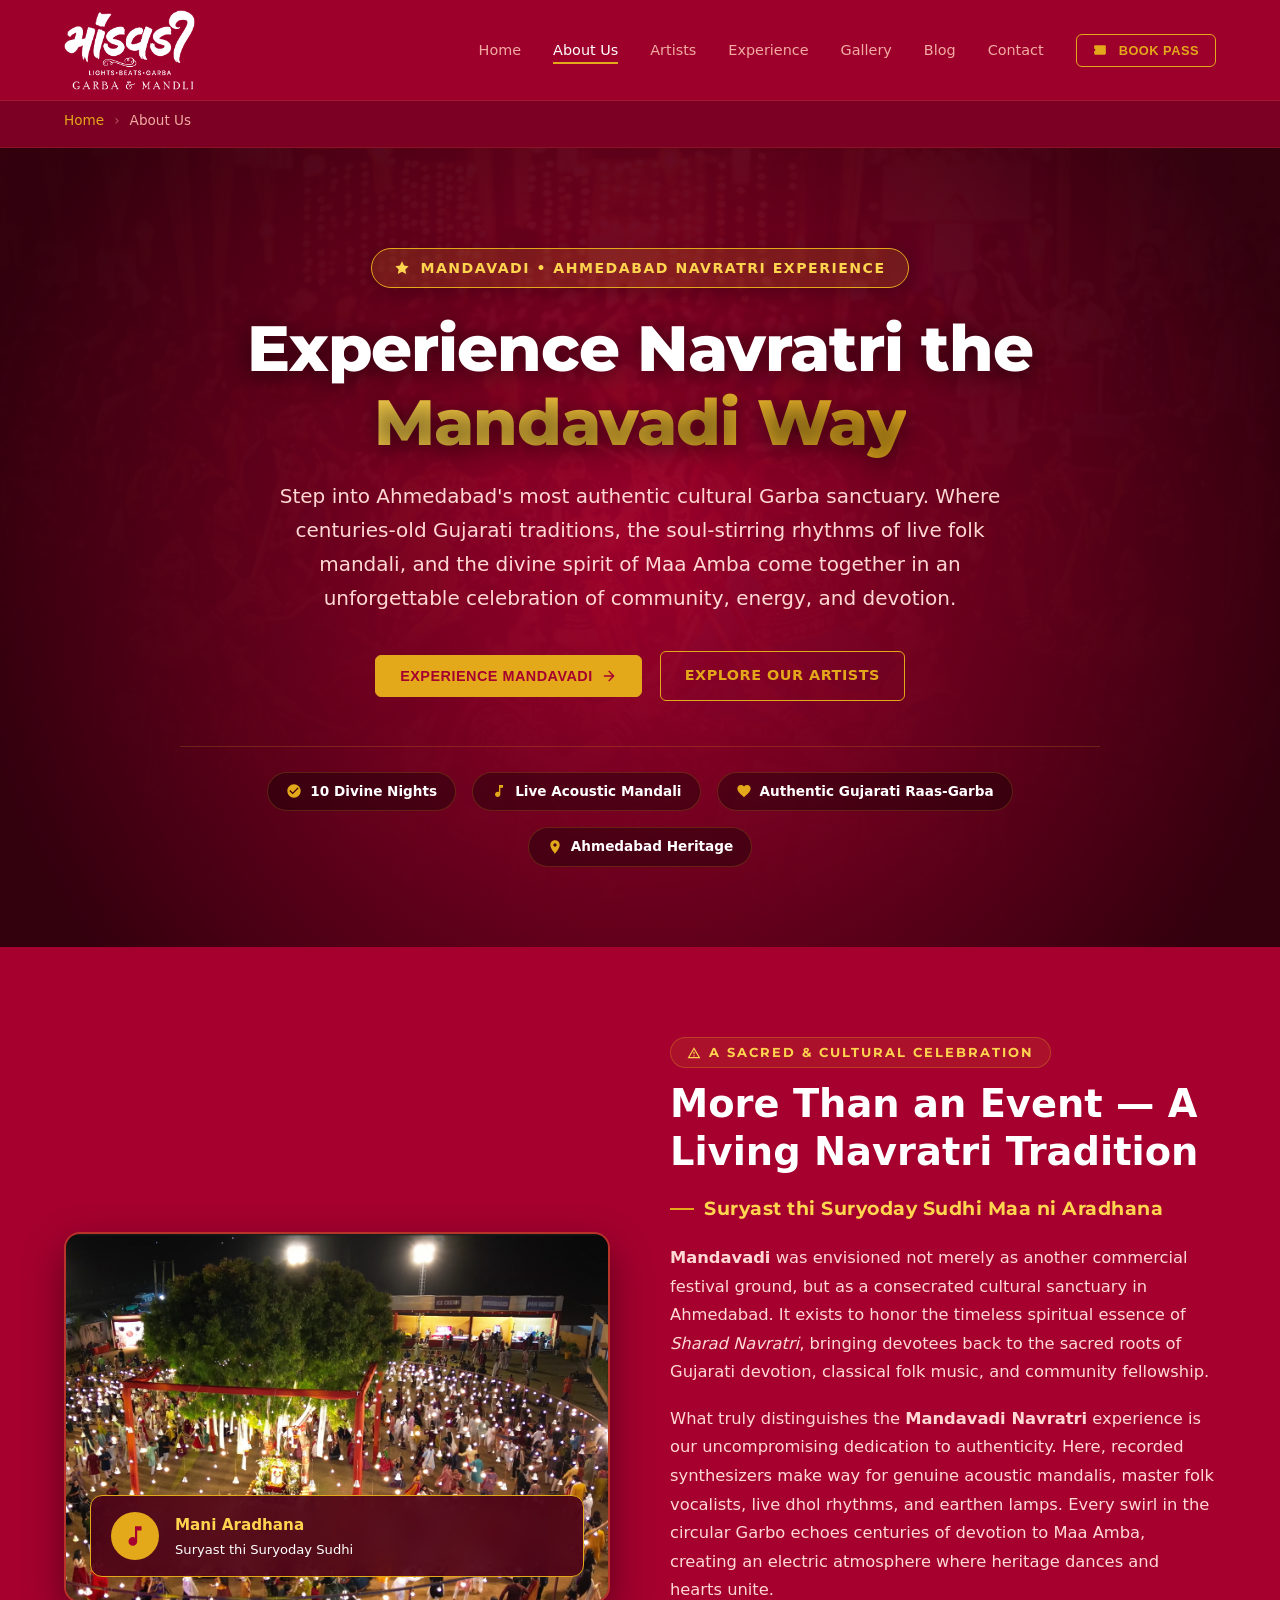
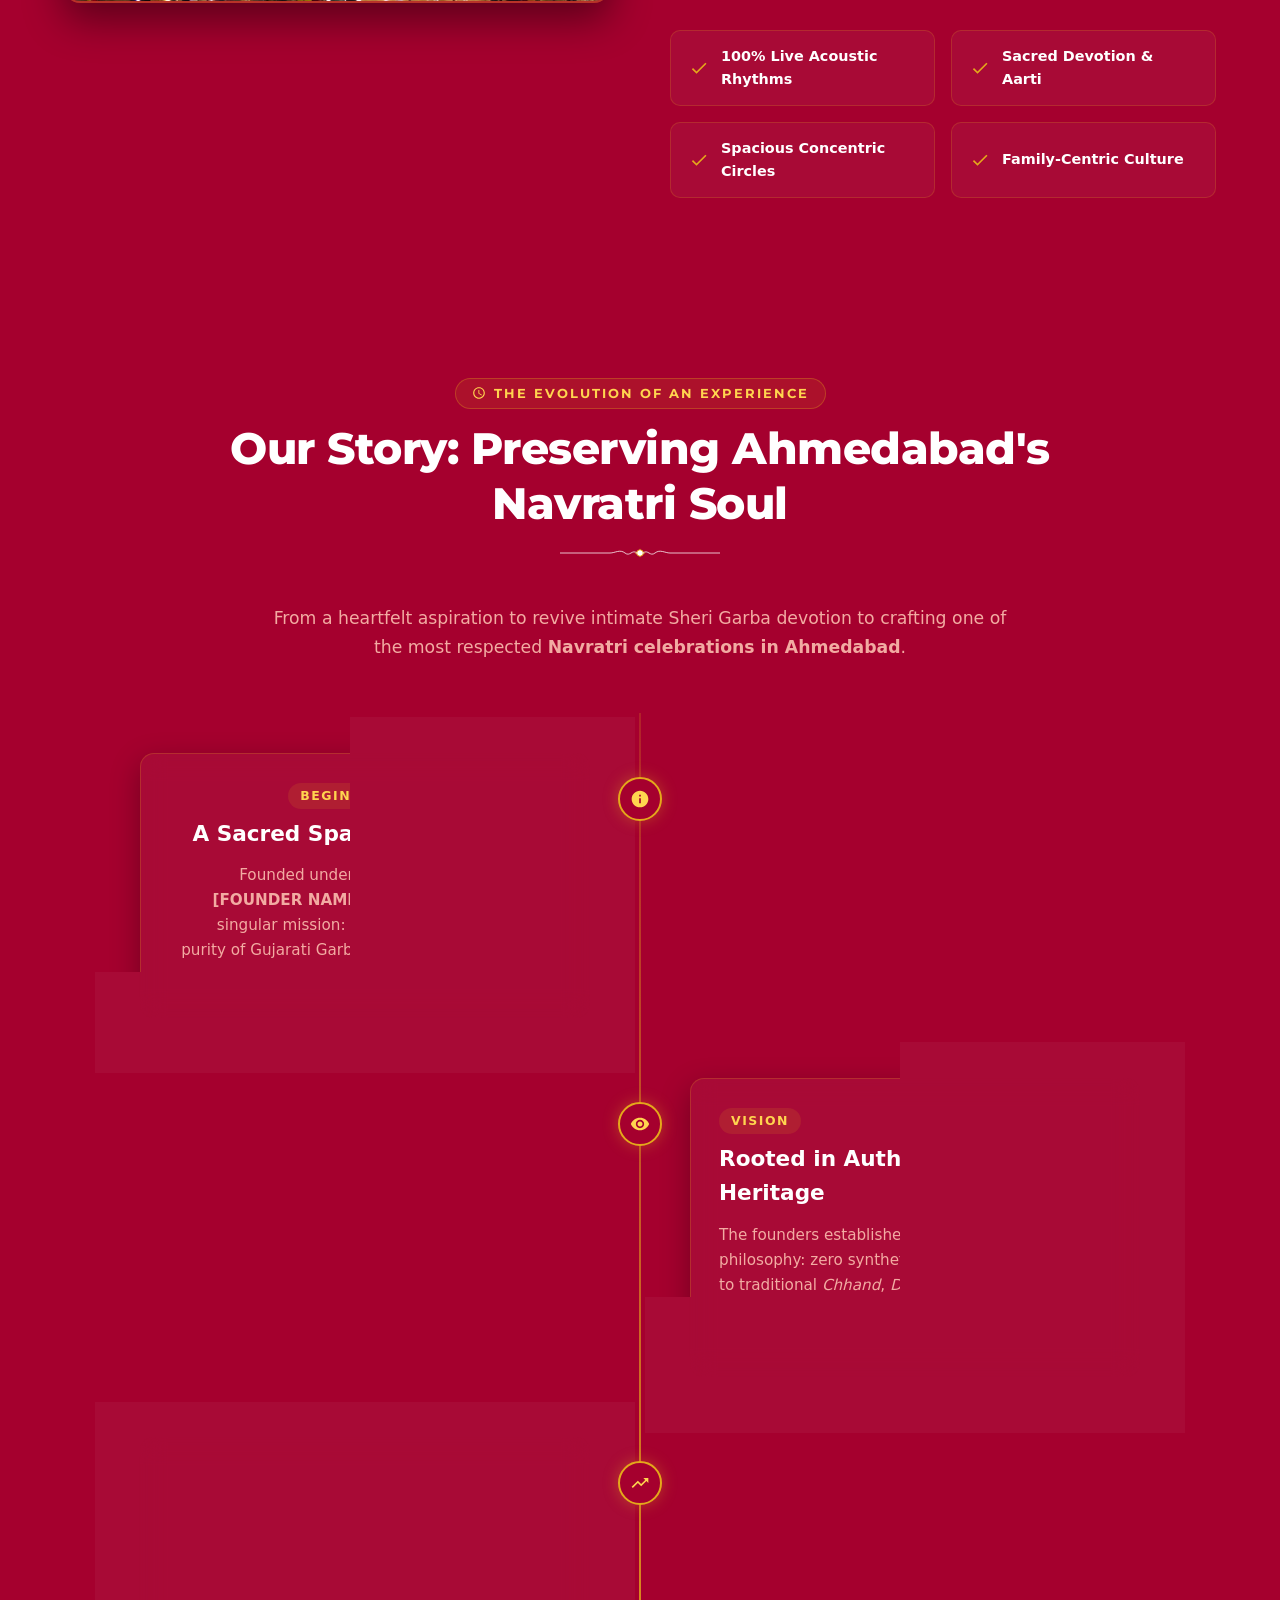
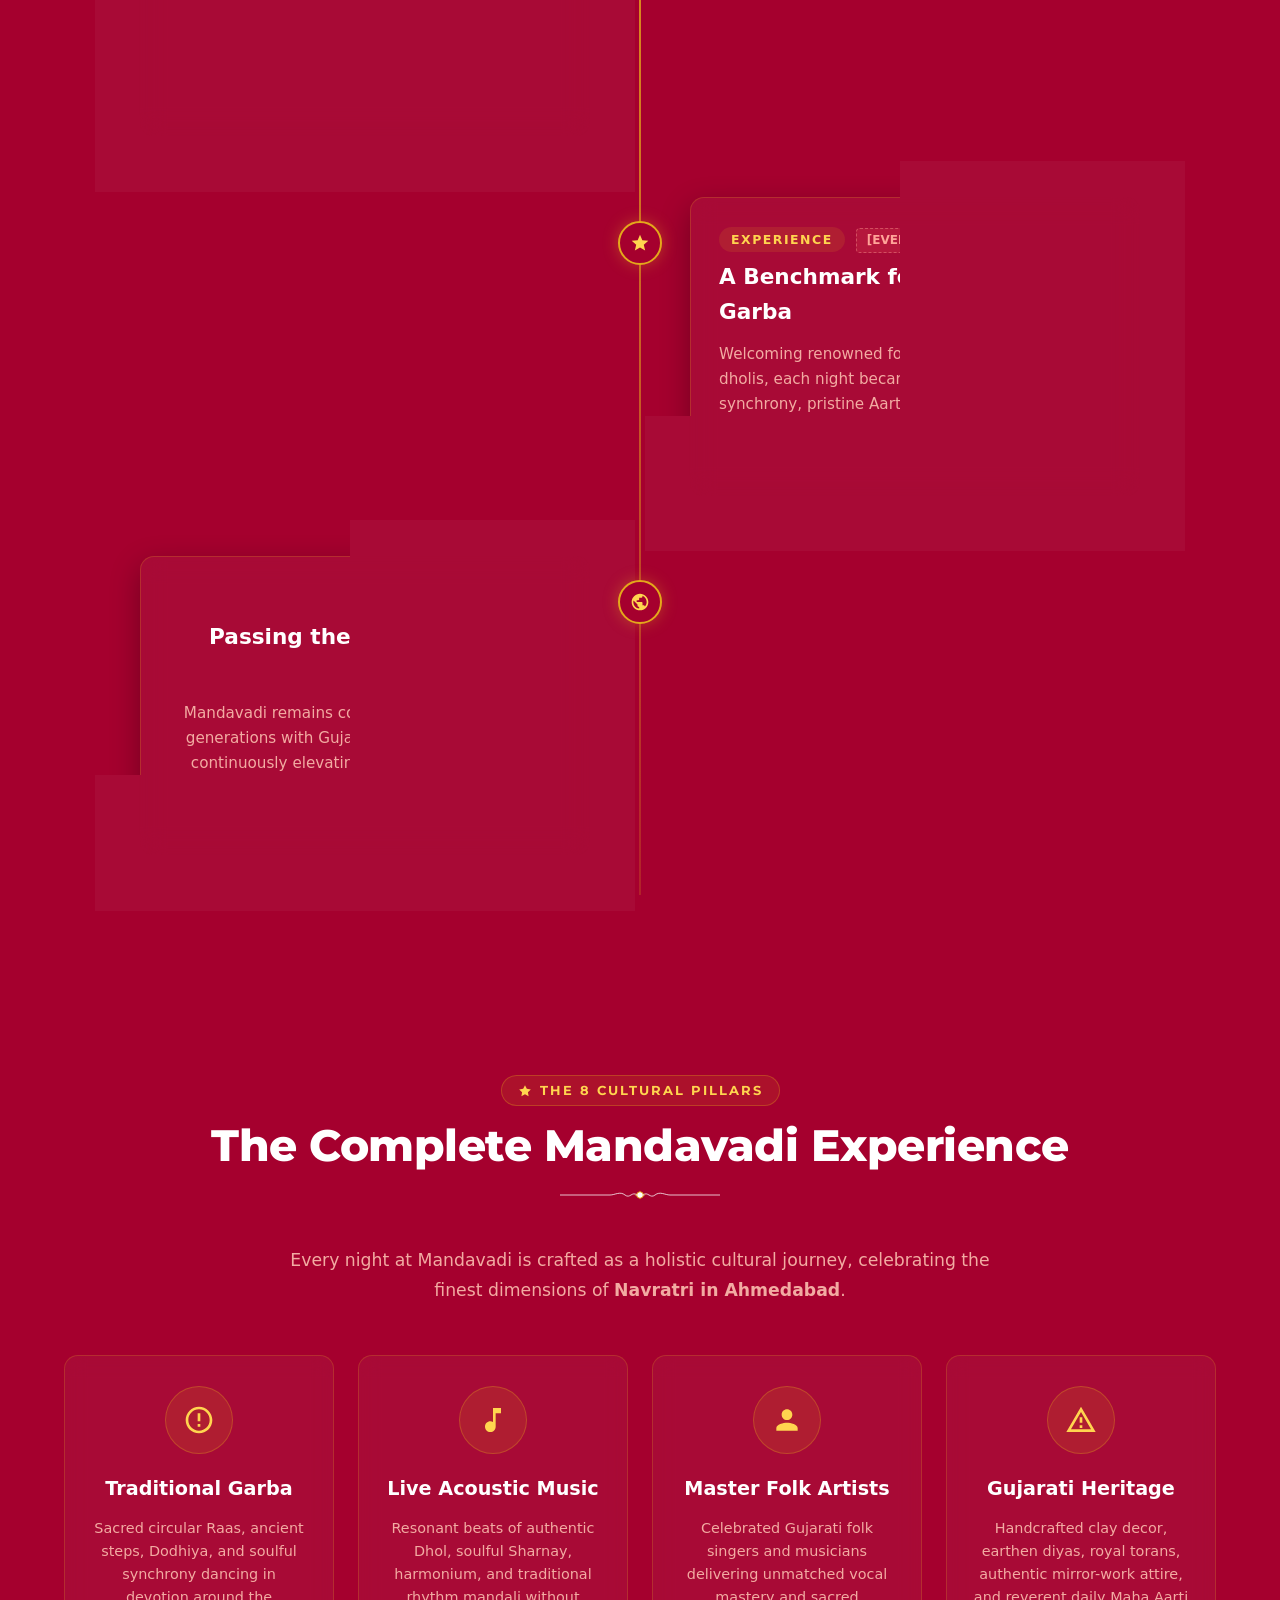
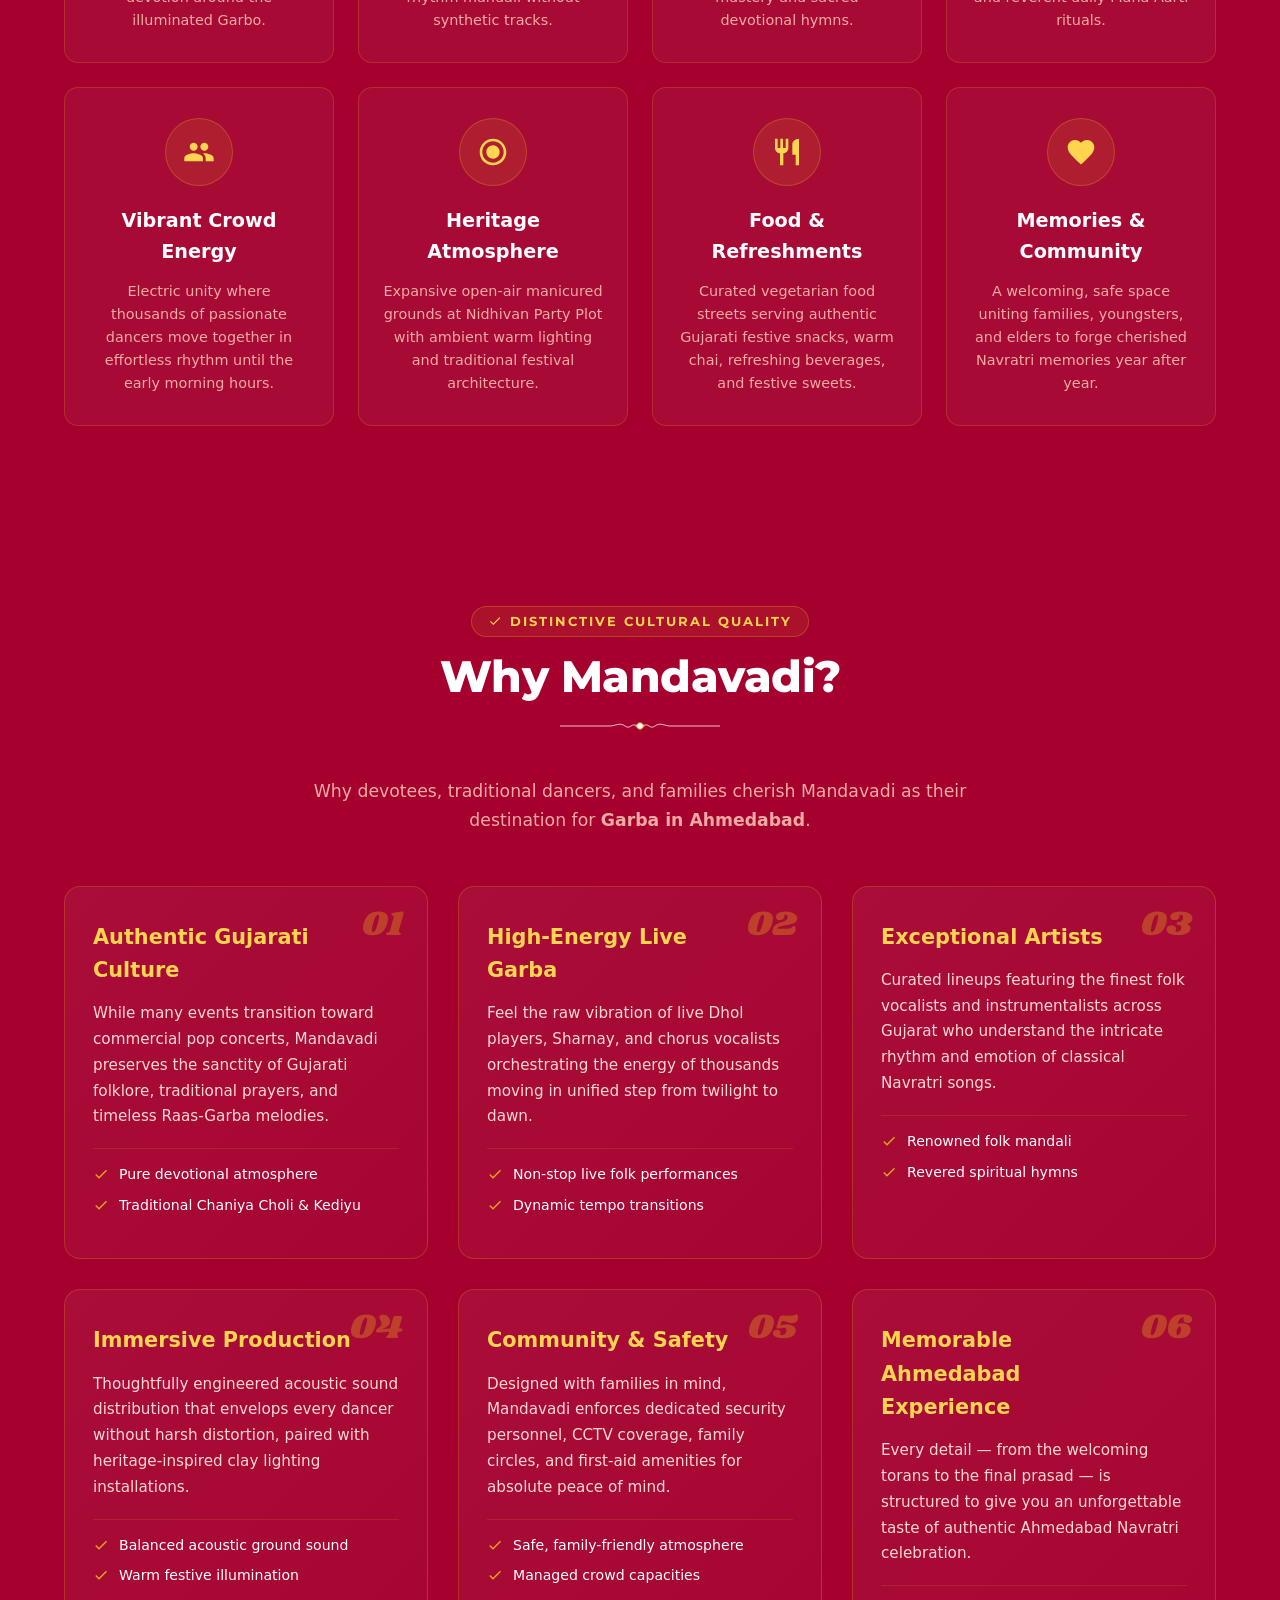
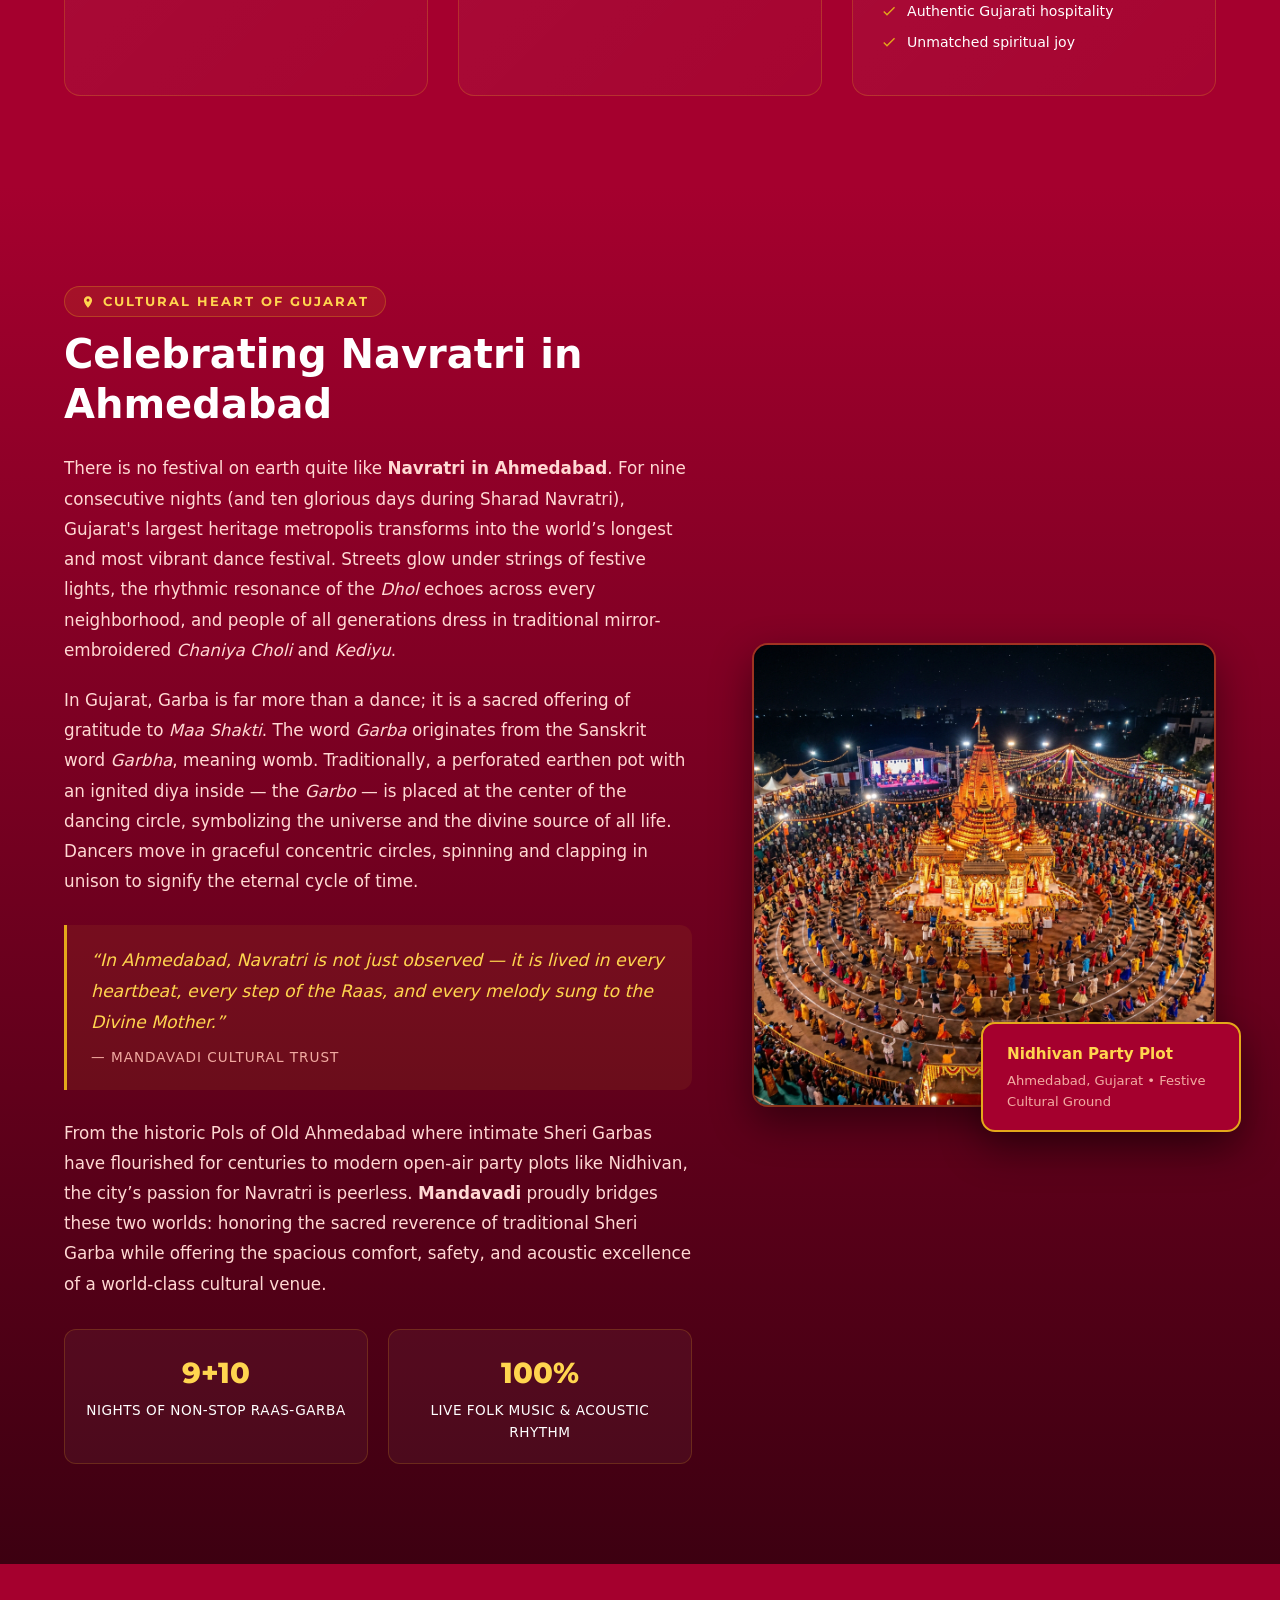
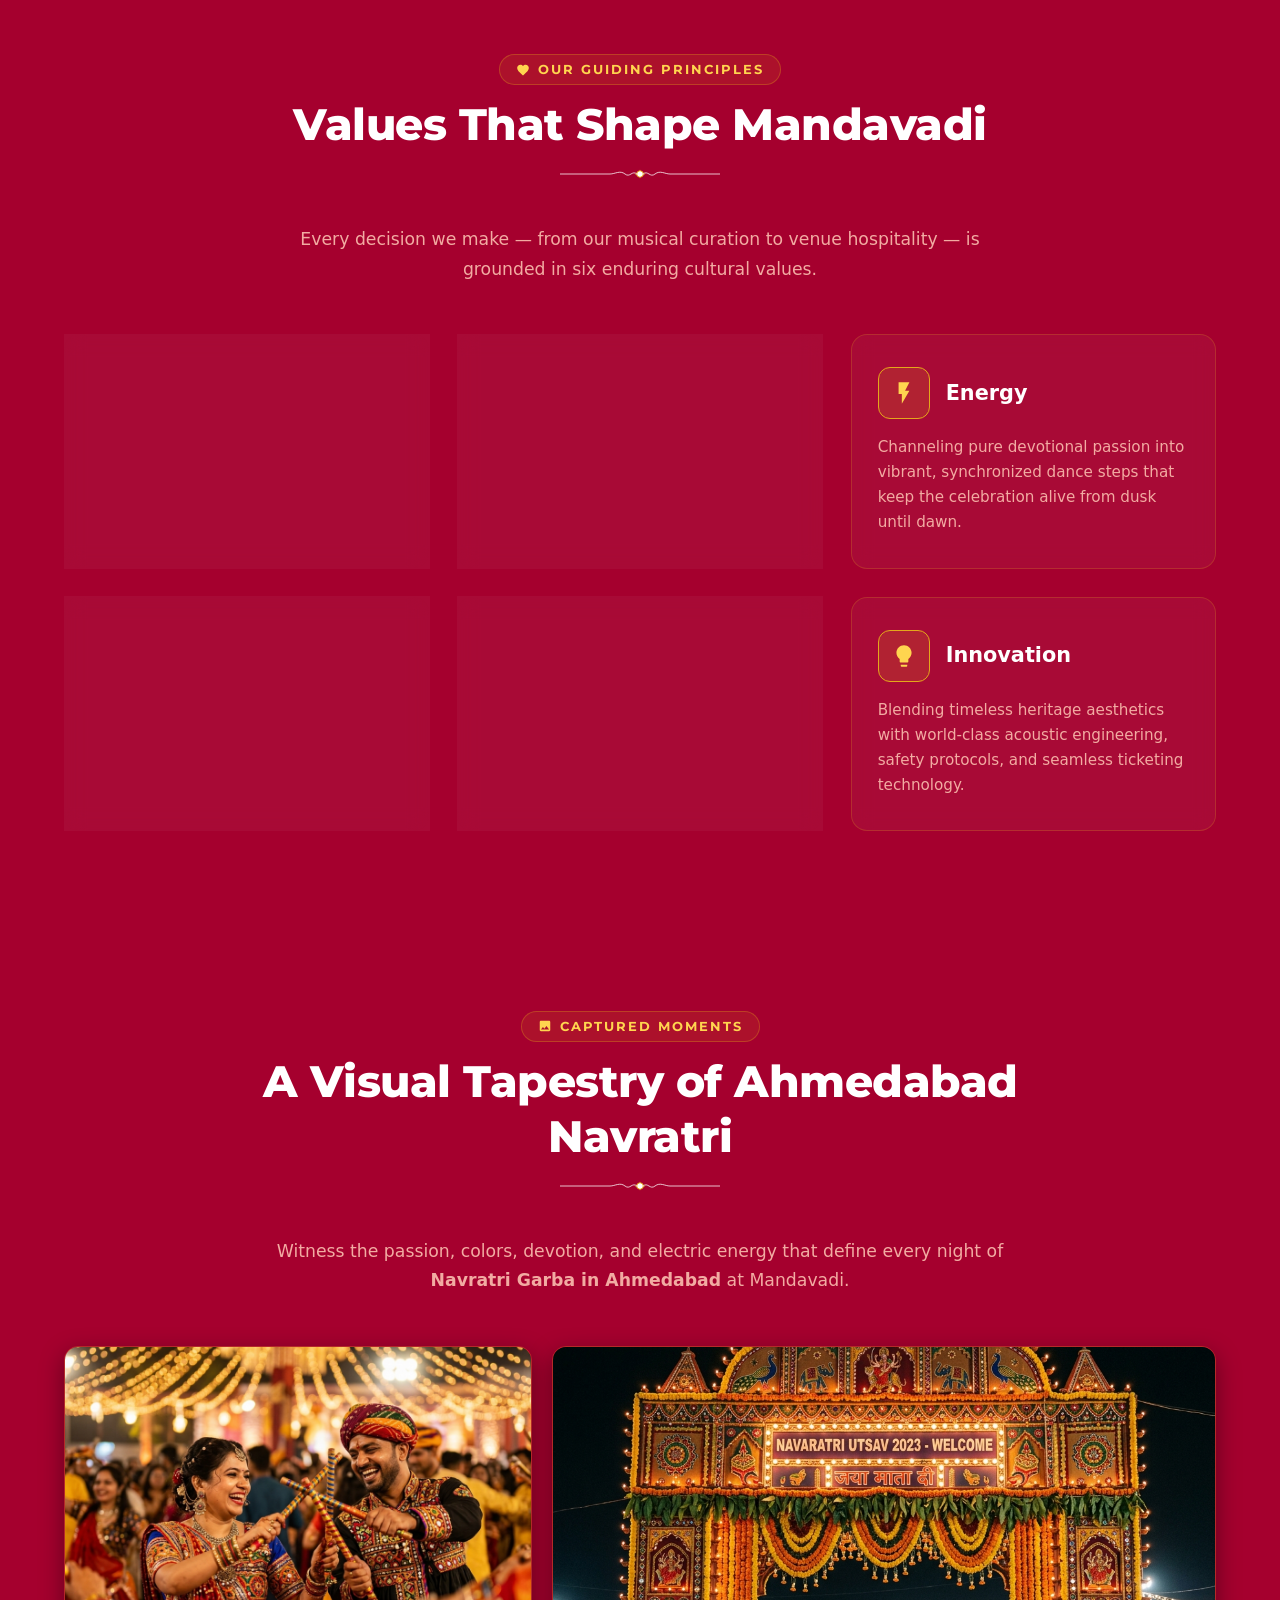
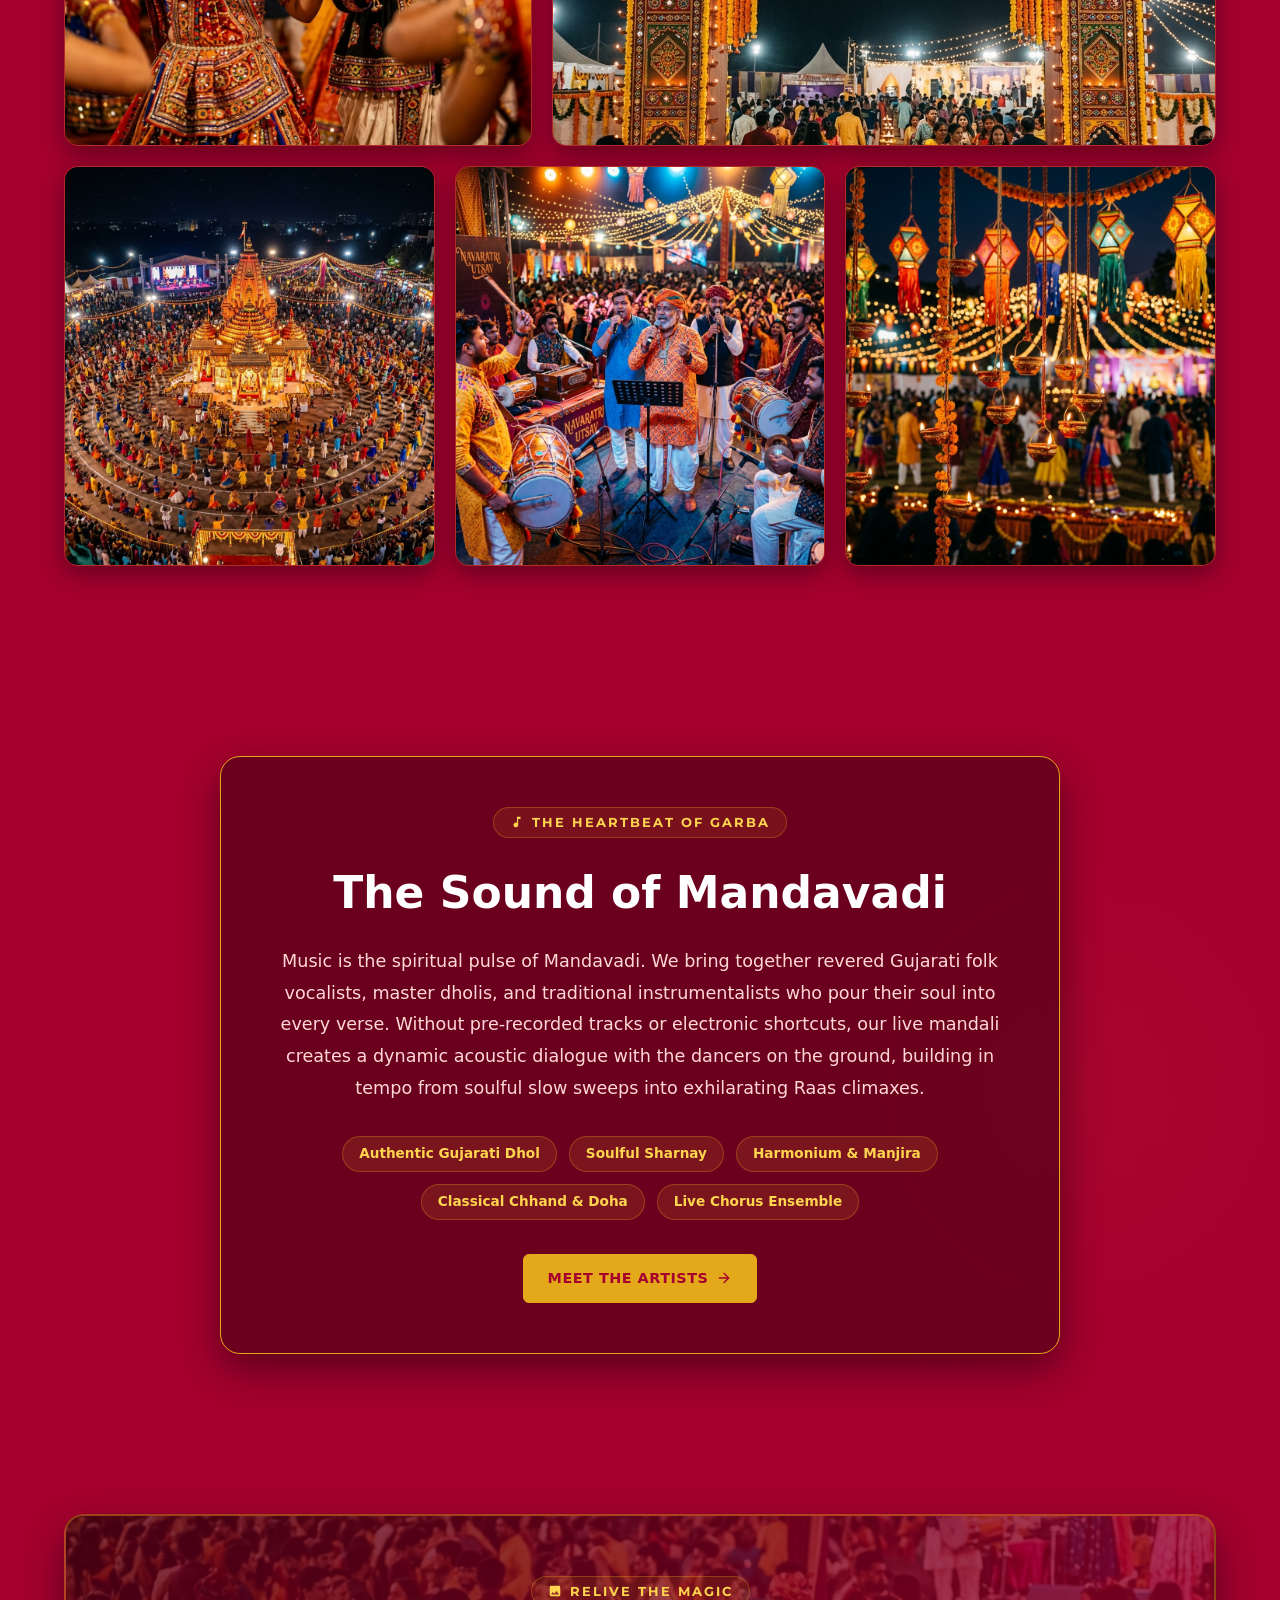
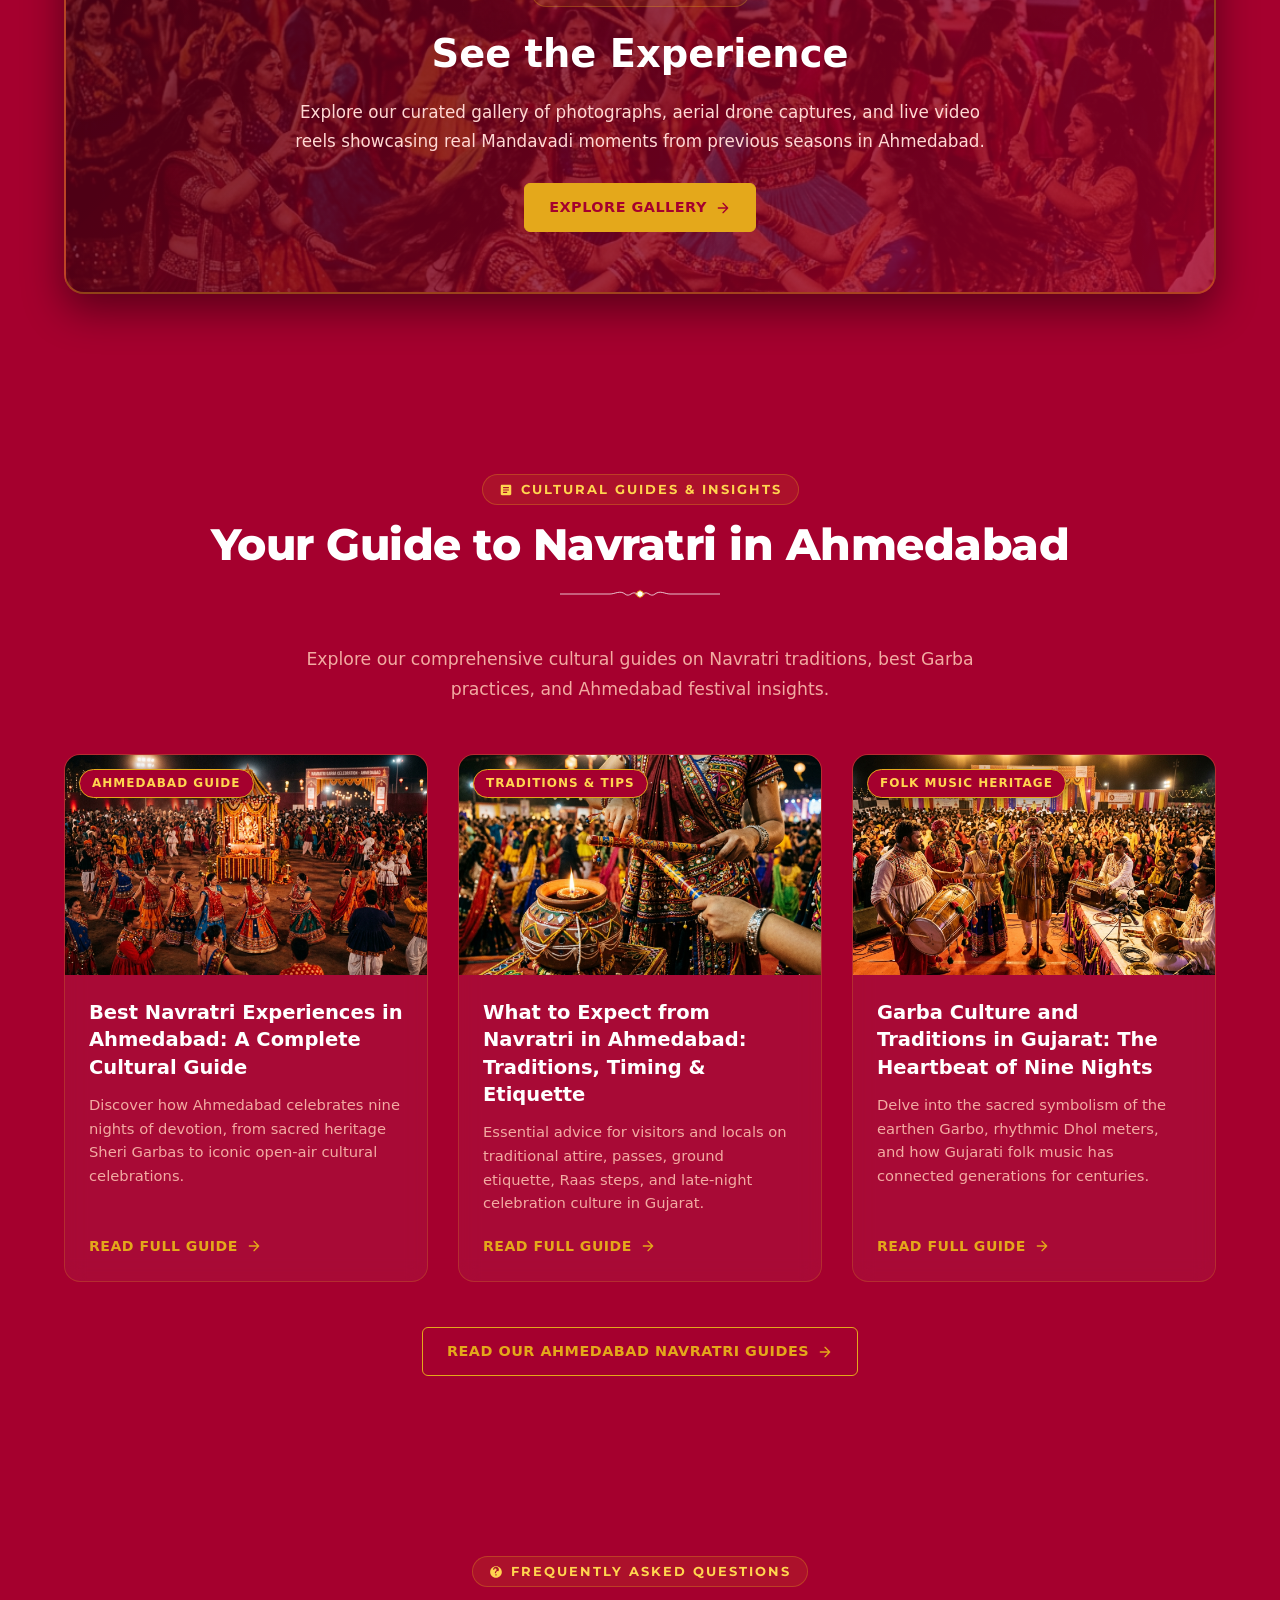
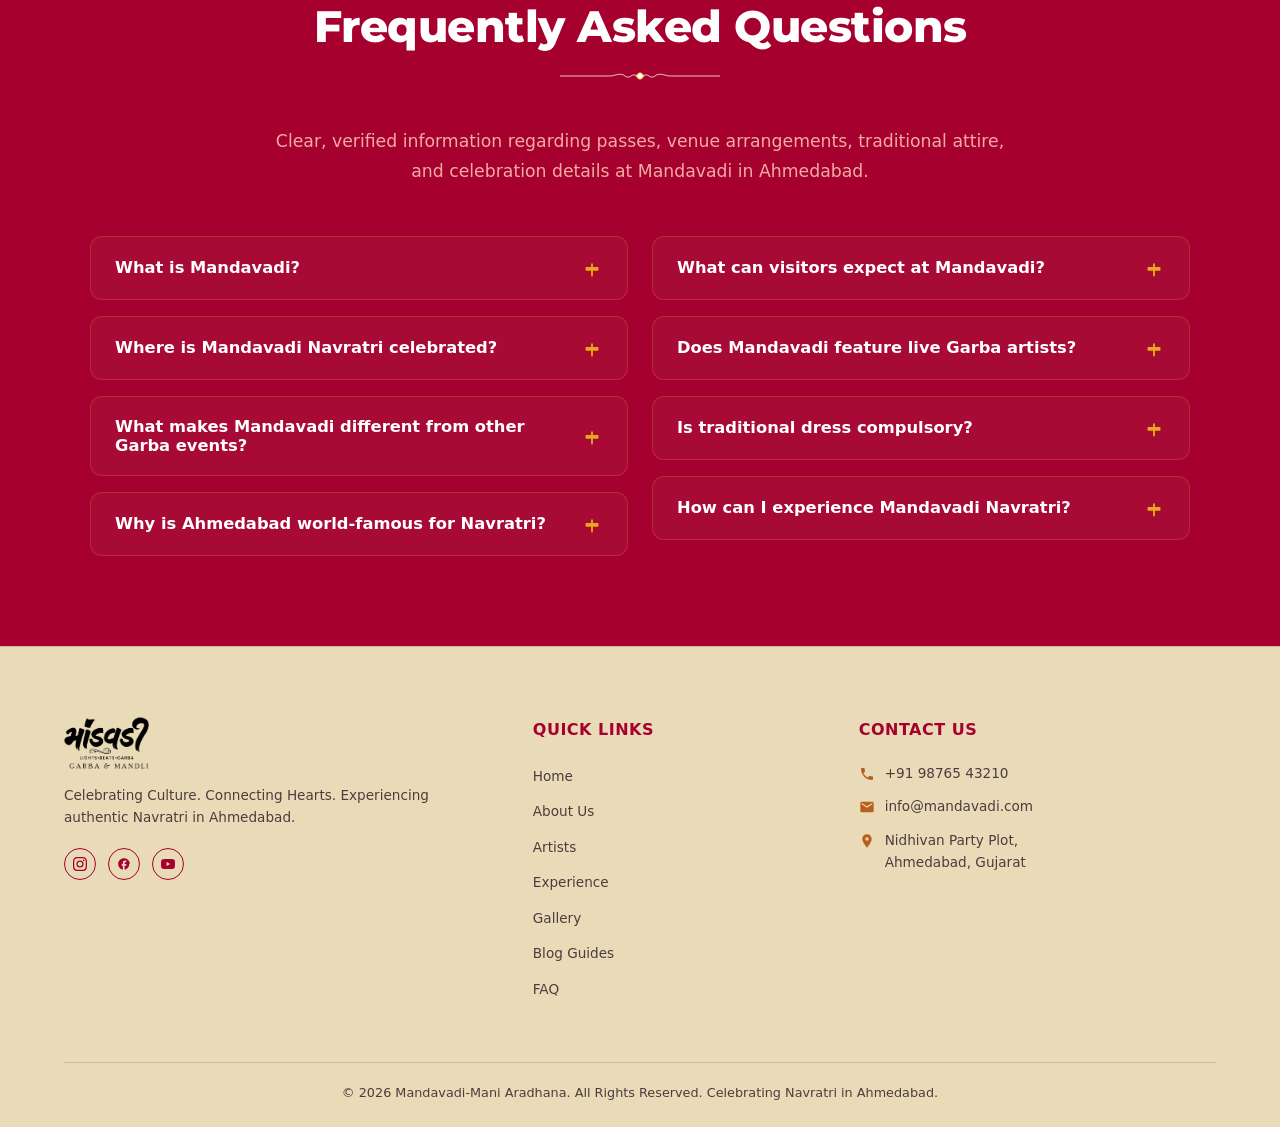
<file: about.html>
<!DOCTYPE html>
<html lang="en">

<head>
    <!-- Meta Charset & Viewport -->
    <meta charset="UTF-8">
    <meta name="viewport" content="width=device-width, initial-scale=1.0">
    <meta http-equiv="X-UA-Compatible" content="IE=edge">

    <!-- SEO Title & Meta Description -->
    <title>About Mandavadi | Navratri &amp; Garba Experience in Ahmedabad</title>
    <meta name="description" content="Discover Mandavadi, Ahmedabad's premier Navratri and Garba cultural experience. Join thousands for ten divine nights of Gujarati tradition, live folk music, and celebration.">
    <meta name="keywords" content="Navratri in Ahmedabad, Best Navratri in Ahmedabad, Ahmedabad Navratri, Best Garba in Ahmedabad, Garba in Ahmedabad, Navratri Garba Ahmedabad, Ahmedabad Garba events, Gujarati Navratri, Navratri celebration in Ahmedabad">
    <meta name="author" content="Mandavadi - Mani Aradhana">
    <link rel="canonical" href="https://mandavadi.com/about-us">

    <!-- Open Graph / Facebook -->
    <meta property="og:type" content="website">
    <meta property="og:url" content="https://mandavadi.com/about-us">
    <meta property="og:title" content="About Mandavadi | Navratri &amp; Garba Experience in Ahmedabad">
    <meta property="og:description" content="Experience authentic Gujarati tradition, soulful live folk music, grand Raas-Garba, and unmatched cultural energy at Mandavadi in Ahmedabad.">
    <meta property="og:image" content="https://mandavadi.com/assets/images/FB%20Cover.jpg.jpeg">

    <!-- Twitter Card -->
    <meta name="twitter:card" content="summary_large_image">
    <meta name="twitter:title" content="About Mandavadi | Navratri &amp; Garba Experience in Ahmedabad">
    <meta name="twitter:description" content="Experience authentic Gujarati tradition, soulful live folk music, grand Raas-Garba, and unmatched cultural energy at Mandavadi in Ahmedabad.">
    <meta name="twitter:image" content="https://mandavadi.com/assets/images/FB%20Cover.jpg.jpeg">

    <!-- Google Fonts & Stylesheets -->
    <link rel="preconnect" href="https://fonts.googleapis.com">
    <link rel="preconnect" href="https://fonts.gstatic.com" crossorigin>
    <link href="https://fonts.googleapis.com/css2?family=Mogra&family=Montserrat:ital,wght@0,400;0,500;0,600;0,700;0,800;1,400;1,700&family=Shrikhand&display=swap" rel="stylesheet">
    
    <!-- CSS Stylesheets -->
    <link rel="stylesheet" href="css/style.css">
    <link rel="stylesheet" href="css/about.css">

    <!-- Schema.org JSON-LD Structured Data -->
    <script type="application/ld+json">
    {
      "@context": "https://schema.org",
      "@graph": [
        {
          "@type": "Organization",
          "@id": "https://mandavadi.com/#organization",
          "name": "Mandavadi - Mani Aradhana",
          "url": "https://mandavadi.com/",
          "logo": "https://mandavadi.com/assets/images/Logo.png",
          "description": "Mandavadi is an Ahmedabad-based Navratri and Garba cultural experience dedicated to authentic Gujarati traditions, live acoustic mandali, and community devotion.",
          "address": {
            "@type": "PostalAddress",
            "streetAddress": "Nidhivan Party Plot",
            "addressLocality": "Ahmedabad",
            "addressRegion": "Gujarat",
            "addressCountry": "IN"
          },
          "contactPoint": {
            "@type": "ContactPoint",
            "telephone": "+91-98765-43210",
            "contactType": "Customer Support",
            "email": "info@mandavadi.com"
          },
          "sameAs": [
            "https://www.instagram.com/",
            "https://www.facebook.com/",
            "https://www.youtube.com/"
          ]
        },
        {
          "@type": "WebSite",
          "@id": "https://mandavadi.com/#website",
          "url": "https://mandavadi.com/",
          "name": "Mandavadi Navratri Ahmedabad",
          "publisher": {
            "@id": "https://mandavadi.com/#organization"
          }
        },
        {
          "@type": "BreadcrumbList",
          "@id": "https://mandavadi.com/about-us#breadcrumb",
          "itemListElement": [
            {
              "@type": "ListItem",
              "position": 1,
              "name": "Home",
              "item": "https://mandavadi.com/"
            },
            {
              "@type": "ListItem",
              "position": 2,
              "name": "About Us",
              "item": "https://mandavadi.com/about-us"
            }
          ]
        },
        {
          "@type": "FAQPage",
          "@id": "https://mandavadi.com/about-us#faq",
          "mainEntity": [
            {
              "@type": "Question",
              "name": "What is Mandavadi?",
              "acceptedAnswer": {
                "@type": "Answer",
                "text": "Mandavadi is a premier cultural Navratri and Garba celebration in Ahmedabad. It unites thousands of devotees for 10 sacred nights of traditional Gujarati Garba, authentic live folk music, divine Aarti, and vibrant community spirit under the motto 'Suryast thi Suryoday Sudhi Maa ni Aradhana'."
              }
            },
            {
              "@type": "Question",
              "name": "Where is Mandavadi Navratri celebrated in Ahmedabad?",
              "acceptedAnswer": {
                "@type": "Answer",
                "text": "Mandavadi Navratri is hosted at Nidhivan Party Plot in Ahmedabad, Gujarat, featuring expansive open-air lawns, royal heritage clay installations, and ample parking facilities."
              }
            },
            {
              "@type": "Question",
              "name": "What makes the Mandavadi Garba experience different in Ahmedabad?",
              "acceptedAnswer": {
                "@type": "Answer",
                "text": "Mandavadi focuses on genuine Gujarati heritage, live acoustic folk mandali with dhol and sharnay, spacious circular dancing layouts, devotional reverence, and a family-first festive environment rather than commercialized recordings."
              }
            },
            {
              "@type": "Question",
              "name": "Why is Ahmedabad world-famous for Navratri celebrations?",
              "acceptedAnswer": {
                "@type": "Answer",
                "text": "Ahmedabad is the cultural capital of Gujarat's nine-night dance festival. The entire city comes alive with all-night Garba circles, vibrant traditional attire such as Chaniya Choli and Kediyu, live folk rhythms, and unmatched communal enthusiasm."
              }
            },
            {
              "@type": "Question",
              "name": "Does Mandavadi feature live Gujarati Garba artists and musicians?",
              "acceptedAnswer": {
                "@type": "Answer",
                "text": "Yes, Mandavadi is renowned for hosting revered Gujarati folk vocalists, master dholis, and traditional instrumentalists performing live devotional hymns and high-energy raas beats throughout the night."
              }
            },
            {
              "@type": "Question",
              "name": "Is traditional dress compulsory for Garba participants?",
              "acceptedAnswer": {
                "@type": "Answer",
                "text": "Traditional attire (Chaniya Choli for women, Kediyu/Kurta for men) is strongly encouraged to preserve the cultural sanctity. Participants joining the active Garba circles must wear traditional clothing."
              }
            },
            {
              "@type": "Question",
              "name": "How can I book passes to experience Mandavadi Navratri?",
              "acceptedAnswer": {
                "@type": "Answer",
                "text": "Season passes can be pre-booked online through our official ticketing partners (BookMyShow, Paytm Insider/District, AllEvents) or directly via our website booking portal. Single-day passes are available at on-ground ticket counters."
              }
            }
          ]
        }
      ]
    }
    </script>
</head>

<body>

    <!-- ==========================================
         NAVIGATION HEADER
         ========================================== -->
    <header id="header">
        <div class="container">
            <nav aria-label="Main Navigation">
                <!-- Brand Logo -->
                <a href="index.html" class="logo" aria-label="Mandavadi Home">
                    <img src="assets/images/Logo.png" alt="Mandavadi Navratri Ahmedabad Logo" class="logo-img">
                </a>

                <!-- Nav Links -->
                <ul class="nav-links" id="nav-links">
                    <li><a href="index.html">Home</a></li>
                    <li><a href="about-us.html" class="active" aria-current="page">About Us</a></li>
                    <li><a href="artists.html" title="Explore Mandavadi artists in Ahmedabad">Artists</a></li>
                    <li><a href="index.html#experience">Experience</a></li>
                    <li><a href="index.html#gallery" title="Experience our gallery">Gallery</a></li>
                    <li><a href="blog.html" title="Read our Ahmedabad event and wedding decor blog">Blog</a></li>
                    <li><a href="#contact" title="Contact Mandavadi team">Contact</a></li>
                    <li>
                        <button class="btn btn-secondary btn-nav-book trigger-booking" aria-label="Book Navratri Season Pass">
                            <svg style="width: 14px; height: 14px; fill: currentColor; vertical-align: middle; margin-right: 4px;" viewBox="0 0 24 24" aria-hidden="true">
                                <path d="M22 10V6c0-1.11-.9-2-2-2H4c-1.1 0-2 .89-2 2v4c1.1 0 2 .9 2 2s-.9 2-2 2v4c0 1.1.9 2 2 2h16c1.1 0 2-.9 2-2-2v-4c-1.1 0-2-.9-2-2s.9-2 2-2zm-2-1.46c-1.28.66-2 2-2 3.46s.72 2.8 2 3.46V18H4v-2.54c1.28-.66 2-2 2-3.46s-.72-2.8-2-3.46V6h16v2.54z"></path>
                            </svg>
                            BOOK PASS
                        </button>
                    </li>
                </ul>

                <!-- Mobile Menu Button -->
                <button class="mobile-menu-btn" id="mobile-toggle" aria-label="Toggle Navigation Menu" aria-expanded="false">
                    <span></span>
                    <span></span>
                    <span></span>
                </button>
            </nav>
        </div>
    </header>

    <div class="about-page-wrapper">
        <!-- Ambient Background Glow Accents -->
        <div class="ambient-glow-orb orb-gold-1" aria-hidden="true"></div>
        <div class="ambient-glow-orb orb-crimson-1" aria-hidden="true"></div>
        <div class="ambient-glow-orb orb-gold-2" aria-hidden="true"></div>

        <!-- ==========================================
             BREADCRUMB BAR
             ========================================== -->
        <aside class="breadcrumb-bar" aria-label="Breadcrumb">
            <div class="container">
                <ol class="breadcrumb-list">
                    <li><a href="index.html">Home</a></li>
                    <li class="breadcrumb-separator" aria-hidden="true">&rsaquo;</li>
                    <li aria-current="page">About Us</li>
                </ol>
            </div>
        </aside>

        <!-- ==========================================
             1. HERO SECTION
             ========================================== -->
        <section id="about-hero" class="about-hero">
            <!-- Cinematic Background Video & Fallback Image -->
            <video autoplay muted loop playsinline class="about-hero-bg-media" poster="assets/images/hero_garba.png" aria-hidden="true">
                <source src="assets/images/Highlight.mp4" type="video/mp4">
            </video>
            <div class="about-hero-overlay" aria-hidden="true"></div>

            <div class="container">
                <div class="about-hero-content">
                    <div class="hero-tag-pill">
                        <svg viewBox="0 0 24 24" width="16" height="16" fill="currentColor" aria-hidden="true">
                            <path d="M12 2L15.09 8.26L22 9.27L17 14.14L18.18 21.02L12 17.77L5.82 21.02L7 14.14L2 9.27L8.91 8.26L12 2Z"/>
                        </svg>
                        MANDAVADI &bull; AHMEDABAD NAVRATRI EXPERIENCE
                    </div>

                    <!-- Single H1 Heading -->
                    <h1 class="about-hero-title">Experience Navratri the <span>Mandavadi Way</span></h1>

                    <!-- Supporting Brand Storytelling Copy -->
                    <p class="about-hero-desc">
                        Step into Ahmedabad's most authentic cultural Garba sanctuary. Where centuries-old Gujarati traditions, the soul-stirring rhythms of live folk mandali, and the divine spirit of Maa Amba come together in an unforgettable celebration of community, energy, and devotion.
                    </p>

                    <!-- CTAs -->
                    <div class="about-hero-actions">
                        <button class="btn btn-primary trigger-booking" id="hero-primary-cta">
                            <span>Experience Mandavadi</span>
                            <svg width="16" height="16" viewBox="0 0 24 24" fill="currentColor" aria-hidden="true">
                                <path d="M5 12h14M12 5l7 7-7 7" stroke="currentColor" stroke-width="2" stroke-linecap="round" stroke-linejoin="round" fill="none"/>
                            </svg>
                        </button>
                        <a href="#artists" class="btn btn-secondary" id="hero-secondary-cta" title="Explore Mandavadi artists">
                            Explore Our Artists
                        </a>
                    </div>

                    <!-- Feature Badges -->
                    <div class="hero-pill-badges">
                        <div class="hero-pill-item">
                            <svg viewBox="0 0 24 24" aria-hidden="true"><path d="M12 2C6.48 2 2 6.48 2 12s4.48 10 10 10 10-4.48 10-10S17.52 2 12 2zm-2 15l-5-5 1.41-1.41L10 14.17l7.59-7.59L19 8l-9 9z"/></svg>
                            10 Divine Nights
                        </div>
                        <div class="hero-pill-item">
                            <svg viewBox="0 0 24 24" aria-hidden="true"><path d="M12 3v10.55c-.59-.34-1.27-.55-2-.55-2.21 0-4 1.79-4 4s1.79 4 4 4 4-1.79 4-4V7h4V3h-6z"/></svg>
                            Live Acoustic Mandali
                        </div>
                        <div class="hero-pill-item">
                            <svg viewBox="0 0 24 24" aria-hidden="true"><path d="M12 21.35l-1.45-1.32C5.4 15.36 2 12.28 2 8.5 2 5.42 4.42 3 7.5 3c1.74 0 3.41.81 4.5 2.09C13.09 3.81 14.76 3 16.5 3 19.58 3 22 5.42 22 8.5c0 3.78-3.4 6.86-8.55 11.54L12 21.35z"/></svg>
                            Authentic Gujarati Raas-Garba
                        </div>
                        <div class="hero-pill-item">
                            <svg viewBox="0 0 24 24" aria-hidden="true"><path d="M12 2C8.13 2 5 5.13 5 9c0 5.25 7 13 7 13s7-7.75 7-13c0-3.87-3.13-7-7-7zm0 9.5c-1.38 0-2.5-1.12-2.5-2.5s1.12-2.5 2.5-2.5 2.5 1.12 2.5 2.5-1.12 2.5-2.5 2.5z"/></svg>
                            Ahmedabad Heritage
                        </div>
                    </div>
                </div>
            </div>
        </section>

        <!-- ==========================================
             2. "WHAT IS MANDAVADI?" SECTION
             ========================================== -->
        <section id="what-is-mandavadi" class="what-is-section">
            <div class="container">
                <div class="what-is-grid">
                    <!-- Editorial Visual Media Card -->
                    <div class="what-is-media-wrap">
                        <img src="assets/images/About.png" alt="Devotees celebrating traditional Gujarati Garba during Navratri in Ahmedabad" loading="lazy">
                        <div class="what-is-floating-badge">
                            <div class="badge-icon-box" aria-hidden="true">
                                <svg viewBox="0 0 24 24">
                                    <path d="M12 3v10.55c-.59-.34-1.27-.55-2-.55-2.21 0-4 1.79-4 4s1.79 4 4 4 4-1.79 4-4V7h4V3h-6z"/>
                                </svg>
                            </div>
                            <div>
                                <div class="badge-text-title">Mani Aradhana</div>
                                <div class="badge-text-sub">Suryast thi Suryoday Sudhi</div>
                            </div>
                        </div>
                    </div>

                    <!-- Editorial Brand Storytelling Content -->
                    <article class="what-is-content">
                        <div class="section-eyebrow">
                            <svg viewBox="0 0 24 24" aria-hidden="true"><path d="M12 2L1 21h22L12 2zm0 3.99L19.53 19H4.47L12 5.99zM11 16h2v2h-2zm0-6h2v4h-2z"/></svg>
                            A Sacred &amp; Cultural Celebration
                        </div>
                        <h2>More Than an Event &mdash; A Living Navratri Tradition</h2>
                        <div class="what-is-tagline">Suryast thi Suryoday Sudhi Maa ni Aradhana</div>
                        
                        <p>
                            <strong>Mandavadi</strong> was envisioned not merely as another commercial festival ground, but as a consecrated cultural sanctuary in Ahmedabad. It exists to honor the timeless spiritual essence of <em>Sharad Navratri</em>, bringing devotees back to the sacred roots of Gujarati devotion, classical folk music, and community fellowship.
                        </p>
                        <p>
                            What truly distinguishes the <strong>Mandavadi Navratri</strong> experience is our uncompromising dedication to authenticity. Here, recorded synthesizers make way for genuine acoustic mandalis, master folk vocalists, live dhol rhythms, and earthen lamps. Every swirl in the circular Garbo echoes centuries of devotion to Maa Amba, creating an electric atmosphere where heritage dances and hearts unite.
                        </p>

                        <!-- Key Pillars -->
                        <div class="what-is-points">
                            <div class="point-card">
                                <svg viewBox="0 0 24 24" aria-hidden="true"><path d="M9 16.17L4.83 12l-1.42 1.41L9 19 21 7l-1.41-1.41z"/></svg>
                                <span>100% Live Acoustic Rhythms</span>
                            </div>
                            <div class="point-card">
                                <svg viewBox="0 0 24 24" aria-hidden="true"><path d="M9 16.17L4.83 12l-1.42 1.41L9 19 21 7l-1.41-1.41z"/></svg>
                                <span>Sacred Devotion &amp; Aarti</span>
                            </div>
                            <div class="point-card">
                                <svg viewBox="0 0 24 24" aria-hidden="true"><path d="M9 16.17L4.83 12l-1.42 1.41L9 19 21 7l-1.41-1.41z"/></svg>
                                <span>Spacious Concentric Circles</span>
                            </div>
                            <div class="point-card">
                                <svg viewBox="0 0 24 24" aria-hidden="true"><path d="M9 16.17L4.83 12l-1.42 1.41L9 19 21 7l-1.41-1.41z"/></svg>
                                <span>Family-Centric Culture</span>
                            </div>
                        </div>
                    </article>
                </div>
            </div>
        </section>

        <!-- ==========================================
             3. OUR STORY SECTION (Timeline)
             ========================================== -->
        <section id="our-story" class="story-section">
            <div class="container">
                <div class="section-header-block">
                    <div class="section-eyebrow">
                        <svg viewBox="0 0 24 24" aria-hidden="true"><path d="M11.99 2C6.47 2 2 6.48 2 12s4.47 10 9.99 10C17.52 22 22 17.52 22 12S17.52 2 11.99 2zM12 20c-4.42 0-8-3.58-8-8s3.58-8 8-8 8 3.58 8 8-3.58 8-8 8zm.5-13H11v6l5.25 3.15.75-1.23-4.5-2.67z"/></svg>
                        The Evolution of an Experience
                    </div>
                    <h2 class="section-main-heading">Our Story: Preserving Ahmedabad's Navratri Soul</h2>
                    <div class="title-flourish">
                        <svg viewBox="0 0 160 12" xmlns="http://www.w3.org/2000/svg" aria-hidden="true">
                            <path d="M 0 6 L 50 6 C 55 6, 60 2, 65 6 C 70 10, 72 2, 77 6 Q 80 10, 83 6 C 88 2, 90 10, 95 6 C 100 2, 105 6, 110 6 L 160 6" stroke="currentColor" stroke-width="0.75" fill="none"></path>
                            <circle cx="80" cy="6" r="3" fill="currentColor"></circle>
                            <polygon points="75,6 80,2 85,6 80,10" fill="currentColor" opacity="0.5"></polygon>
                        </svg>
                    </div>
                    <p class="section-lead-text">
                        From a heartfelt aspiration to revive intimate Sheri Garba devotion to crafting one of the most respected <strong>Navratri celebrations in Ahmedabad</strong>.
                    </p>
                </div>

                <!-- Visual Chronological Timeline -->
                <div class="story-timeline">
                    <!-- Phase 1: Beginning -->
                    <div class="timeline-item">
                        <div class="timeline-marker" aria-hidden="true">
                            <svg viewBox="0 0 24 24"><path d="M12 2C6.48 2 2 6.48 2 12s4.48 10 10 10 10-4.48 10-10S17.52 2 12 2zm1 15h-2v-6h2v6zm0-8h-2V7h2v2z"/></svg>
                        </div>
                        <div class="timeline-card">
                            <span class="timeline-phase">Beginning</span>
                            <span class="timeline-placeholder-tag">[FOUNDING YEAR]</span>
                            <h3>A Sacred Spark in Ahmedabad</h3>
                            <p>
                                Founded under the visionary leadership of <strong>[FOUNDER NAME]</strong>, Mandavadi began with a singular mission: to safeguard the devotional purity of Gujarati Garba amid rapidly modernizing festival formats.
                            </p>
                        </div>
                    </div>

                    <!-- Phase 2: Vision -->
                    <div class="timeline-item">
                        <div class="timeline-marker" aria-hidden="true">
                            <svg viewBox="0 0 24 24"><path d="M12 4.5C7 4.5 2.73 7.61 1 12c1.73 4.39 6 7.5 11 7.5s9.27-3.11 11-7.5c-1.73-4.39-6-7.5-11-7.5zM12 17c-2.76 0-5-2.24-5-5s2.24-5 5-5 5 2.24 5 5-2.24 5-5 5zm0-8c-1.66 0-3 1.34-3 3s1.34 3 3 3 3-1.34 3-3-1.34-3-3-3z"/></svg>
                        </div>
                        <div class="timeline-card">
                            <span class="timeline-phase">Vision</span>
                            <h3>Rooted in Authentic Folk Heritage</h3>
                            <p>
                                The founders established the core Mandavadi philosophy: zero synthetic tracks, strict adherence to traditional <em>Chhand</em>, <em>Doha</em>, and <em>Raas</em>, and an open ground where families could celebrate safely through the night.
                            </p>
                        </div>
                    </div>

                    <!-- Phase 3: Growth -->
                    <div class="timeline-item">
                        <div class="timeline-marker" aria-hidden="true">
                            <svg viewBox="0 0 24 24"><path d="M16 6l2.29 2.29-4.88 4.88-4-4L2 16.59 3.41 18l6-6 4 4 6.3-6.29L22 12V6z"/></svg>
                        </div>
                        <div class="timeline-card">
                            <span class="timeline-phase">Growth</span>
                            <span class="timeline-placeholder-tag">[IMPORTANT MILESTONE]</span>
                            <h3>Expanding the Circle of Devotion</h3>
                            <p>
                                As word spread across Ahmedabad, Mandavadi evolved into a recognized cultural landmark at Nidhivan Party Plot, introducing grand clay art installations, royal entrance torans, and engineered acoustic soundscapes.
                            </p>
                        </div>
                    </div>

                    <!-- Phase 4: Experience -->
                    <div class="timeline-item">
                        <div class="timeline-marker" aria-hidden="true">
                            <svg viewBox="0 0 24 24"><path d="M12 17.27L18.18 21l-1.64-7.03L22 9.24l-7.19-.61L12 2 9.19 8.63 2 9.24l5.46 4.73L5.82 21z"/></svg>
                        </div>
                        <div class="timeline-card">
                            <span class="timeline-phase">Experience</span>
                            <span class="timeline-placeholder-tag">[EVENT HIGHLIGHT]</span>
                            <h3>A Benchmark for Ahmedabad Garba</h3>
                            <p>
                                Welcoming renowned folk vocalists and master dholis, each night became a vibrant tapestry of synchrony, pristine Aarti rituals, and joyous celebration uniting Garba enthusiasts from across Gujarat.
                            </p>
                        </div>
                    </div>

                    <!-- Phase 5: Future -->
                    <div class="timeline-item">
                        <div class="timeline-marker" aria-hidden="true">
                            <svg viewBox="0 0 24 24"><path d="M12 2C6.48 2 2 6.48 2 12s4.48 10 10 10 10-4.48 10-10S17.52 2 12 2zm-1 17.93c-3.95-.49-7-3.85-7-7.93 0-.62.08-1.21.21-1.79L9 15v1c0 1.1.9 2 2 2v1.93zm6.9-2.54c-.26-.81-1-1.39-1.9-1.39h-1v-3c0-.55-.45-1-1-1H8v-2h2c.55 0 1-.45 1-1V7h2c1.1 0 2-.9 2-2v-.41c2.93 1.19 5 4.06 5 7.41 0 2.08-.8 3.97-2.1 5.39z"/></svg>
                        </div>
                        <div class="timeline-card">
                            <span class="timeline-phase">Future</span>
                            <h3>Passing the Torch of Gujarati Culture</h3>
                            <p>
                                Mandavadi remains committed to inspiring future generations with Gujarat's timeless folk heritage, continuously elevating modern event production while preserving the sacred purity of <em>Mani Aradhana</em>.
                            </p>
                        </div>
                    </div>
                </div>
            </div>
        </section>

        <!-- ==========================================
             4. THE MANDAVADI EXPERIENCE (8 Cards)
             ========================================== -->
        <section id="the-experience" class="exp-grid-section">
            <div class="container">
                <div class="section-header-block">
                    <div class="section-eyebrow">
                        <svg viewBox="0 0 24 24" aria-hidden="true"><path d="M12 2L15.09 8.26L22 9.27L17 14.14L18.18 21.02L12 17.77L5.82 21.02L7 14.14L2 9.27L8.91 8.26L12 2Z"/></svg>
                        The 8 Cultural Pillars
                    </div>
                    <h2 class="section-main-heading">The Complete Mandavadi Experience</h2>
                    <div class="title-flourish">
                        <svg viewBox="0 0 160 12" xmlns="http://www.w3.org/2000/svg" aria-hidden="true">
                            <path d="M 0 6 L 50 6 C 55 6, 60 2, 65 6 C 70 10, 72 2, 77 6 Q 80 10, 83 6 C 88 2, 90 10, 95 6 C 100 2, 105 6, 110 6 L 160 6" stroke="currentColor" stroke-width="0.75" fill="none"></path>
                            <circle cx="80" cy="6" r="3" fill="currentColor"></circle>
                            <polygon points="75,6 80,2 85,6 80,10" fill="currentColor" opacity="0.5"></polygon>
                        </svg>
                    </div>
                    <p class="section-lead-text">
                        Every night at Mandavadi is crafted as a holistic cultural journey, celebrating the finest dimensions of <strong>Navratri in Ahmedabad</strong>.
                    </p>
                </div>

                <!-- 8 Feature Cards Grid -->
                <div class="experience-cards-grid">
                    <!-- Card 1: Garba -->
                    <div class="exp-feature-card">
                        <div class="exp-icon-container" aria-hidden="true">
                            <svg viewBox="0 0 24 24"><path d="M12 2C6.48 2 2 6.48 2 12s4.48 10 10 10 10-4.48 10-10S17.52 2 12 2zm0 18c-4.41 0-8-3.59-8-8s3.59-8 8-8 8 3.59 8 8-3.59 8-8 8zm-1-13h2v6h-2zm0 8h2v2h-2z"/></svg>
                        </div>
                        <h3>Traditional Garba</h3>
                        <p>Sacred circular Raas, ancient steps, Dodhiya, and soulful synchrony dancing in devotion around the illuminated Garbo.</p>
                    </div>

                    <!-- Card 2: Live Music -->
                    <div class="exp-feature-card">
                        <div class="exp-icon-container" aria-hidden="true">
                            <svg viewBox="0 0 24 24"><path d="M12 3v10.55c-.59-.34-1.27-.55-2-.55-2.21 0-4 1.79-4 4s1.79 4 4 4 4-1.79 4-4V7h4V3h-6z"/></svg>
                        </div>
                        <h3>Live Acoustic Music</h3>
                        <p>Resonant beats of authentic Dhol, soulful Sharnay, harmonium, and traditional rhythm mandali without synthetic tracks.</p>
                    </div>

                    <!-- Card 3: Exceptional Artists -->
                    <div class="exp-feature-card">
                        <div class="exp-icon-container" aria-hidden="true">
                            <svg viewBox="0 0 24 24"><path d="M12 12c2.21 0 4-1.79 4-4s-1.79-4-4-4-4 1.79-4 4 1.79 4 4 4zm0 2c-2.67 0-8 1.34-8 4v2h16v-2c0-2.66-5.33-4-8-4z"/></svg>
                        </div>
                        <h3>Master Folk Artists</h3>
                        <p>Celebrated Gujarati folk singers and musicians delivering unmatched vocal mastery and sacred devotional hymns.</p>
                    </div>

                    <!-- Card 4: Traditional Culture -->
                    <div class="exp-feature-card">
                        <div class="exp-icon-container" aria-hidden="true">
                            <svg viewBox="0 0 24 24"><path d="M12 2L1 21h22L12 2zm0 3.99L19.53 19H4.47L12 5.99zM11 16h2v2h-2zm0-6h2v4h-2z"/></svg>
                        </div>
                        <h3>Gujarati Heritage</h3>
                        <p>Handcrafted clay decor, earthen diyas, royal torans, authentic mirror-work attire, and reverent daily Maha Aarti rituals.</p>
                    </div>

                    <!-- Card 5: Crowd Energy -->
                    <div class="exp-feature-card">
                        <div class="exp-icon-container" aria-hidden="true">
                            <svg viewBox="0 0 24 24"><path d="M16 11c1.66 0 2.99-1.34 2.99-3S17.66 5 16 5c-1.66 0-3 1.34-3 3s1.34 3 3 3zm-8 0c1.66 0 2.99-1.34 2.99-3S9.66 5 8 5C6.34 5 5 6.34 5 8s1.34 3 3 3zm0 2c-2.33 0-7 1.17-7 3.5V19h14v-2.5c0-2.33-4.67-3.5-7-3.5zm8 0c-.29 0-.62.02-.97.05 1.16.84 1.97 1.97 1.97 3.45V19h6v-2.5c0-2.33-4.67-3.5-7-3.5z"/></svg>
                        </div>
                        <h3>Vibrant Crowd Energy</h3>
                        <p>Electric unity where thousands of passionate dancers move together in effortless rhythm until the early morning hours.</p>
                    </div>

                    <!-- Card 6: Festival Atmosphere -->
                    <div class="exp-feature-card">
                        <div class="exp-icon-container" aria-hidden="true">
                            <svg viewBox="0 0 24 24"><path d="M12 7c-2.76 0-5 2.24-5 5s2.24 5 5 5 5-2.24 5-5-2.24-5-5-5zm0-5C6.48 2 2 6.48 2 12s4.48 10 10 10 10-4.48 10-10S17.52 2 12 2zm0 18c-4.42 0-8-3.58-8-8s3.58-8 8-8 8 3.58 8 8-3.58 8-8 8z"/></svg>
                        </div>
                        <h3>Heritage Atmosphere</h3>
                        <p>Expansive open-air manicured grounds at Nidhivan Party Plot with ambient warm lighting and traditional festival architecture.</p>
                    </div>

                    <!-- Card 7: Food & Celebration -->
                    <div class="exp-feature-card">
                        <div class="exp-icon-container" aria-hidden="true">
                            <svg viewBox="0 0 24 24"><path d="M11 9H9V2H7v7H5V2H3v7c0 2.12 1.66 3.84 3.75 3.97V22h2.5v-9.03C11.34 12.84 13 11.12 13 9V2h-2v7zm5-3v8h2.5v8H21V2c-2.76 0-5 2.24-5 4z"/></svg>
                        </div>
                        <h3>Food &amp; Refreshments</h3>
                        <p>Curated vegetarian food streets serving authentic Gujarati festive snacks, warm chai, refreshing beverages, and festive sweets.</p>
                    </div>

                    <!-- Card 8: Memories & Community -->
                    <div class="exp-feature-card">
                        <div class="exp-icon-container" aria-hidden="true">
                            <svg viewBox="0 0 24 24"><path d="M12 21.35l-1.45-1.32C5.4 15.36 2 12.28 2 8.5 2 5.42 4.42 3 7.5 3c1.74 0 3.41.81 4.5 2.09C13.09 3.81 14.76 3 16.5 3 19.58 3 22 5.42 22 8.5c0 3.78-3.4 6.86-8.55 11.54L12 21.35z"/></svg>
                        </div>
                        <h3>Memories &amp; Community</h3>
                        <p>A welcoming, safe space uniting families, youngsters, and elders to forge cherished Navratri memories year after year.</p>
                    </div>
                </div>
            </div>
        </section>

        <!-- ==========================================
             5. WHY MANDAVADI? (Value Comparison)
             ========================================== -->
        <section id="why-mandavadi" class="why-section">
            <div class="container">
                <div class="section-header-block">
                    <div class="section-eyebrow">
                        <svg viewBox="0 0 24 24" aria-hidden="true"><path d="M9 16.17L4.83 12l-1.42 1.41L9 19 21 7l-1.41-1.41z"/></svg>
                        Distinctive Cultural Quality
                    </div>
                    <h2 class="section-main-heading">Why Mandavadi?</h2>
                    <div class="title-flourish">
                        <svg viewBox="0 0 160 12" xmlns="http://www.w3.org/2000/svg" aria-hidden="true">
                            <path d="M 0 6 L 50 6 C 55 6, 60 2, 65 6 C 70 10, 72 2, 77 6 Q 80 10, 83 6 C 88 2, 90 10, 95 6 C 100 2, 105 6, 110 6 L 160 6" stroke="currentColor" stroke-width="0.75" fill="none"></path>
                            <circle cx="80" cy="6" r="3" fill="currentColor"></circle>
                            <polygon points="75,6 80,2 85,6 80,10" fill="currentColor" opacity="0.5"></polygon>
                        </svg>
                    </div>
                    <p class="section-lead-text">
                        Why devotees, traditional dancers, and families cherish Mandavadi as their destination for <strong>Garba in Ahmedabad</strong>.
                    </p>
                </div>

                <!-- 6 Comparison & Value Pillars Grid -->
                <div class="why-pillars-grid">
                    <!-- Pillar 1 -->
                    <div class="why-pillar-card">
                        <span class="pillar-number" aria-hidden="true">01</span>
                        <h3>Authentic Gujarati Culture</h3>
                        <p>While many events transition toward commercial pop concerts, Mandavadi preserves the sanctity of Gujarati folklore, traditional prayers, and timeless Raas-Garba melodies.</p>
                        <ul class="pillar-checklist">
                            <li><svg viewBox="0 0 24 24" aria-hidden="true"><path d="M9 16.17L4.83 12l-1.42 1.41L9 19 21 7l-1.41-1.41z"/></svg> Pure devotional atmosphere</li>
                            <li><svg viewBox="0 0 24 24" aria-hidden="true"><path d="M9 16.17L4.83 12l-1.42 1.41L9 19 21 7l-1.41-1.41z"/></svg> Traditional Chaniya Choli &amp; Kediyu</li>
                        </ul>
                    </div>

                    <!-- Pillar 2 -->
                    <div class="why-pillar-card">
                        <span class="pillar-number" aria-hidden="true">02</span>
                        <h3>High-Energy Live Garba</h3>
                        <p>Feel the raw vibration of live Dhol players, Sharnay, and chorus vocalists orchestrating the energy of thousands moving in unified step from twilight to dawn.</p>
                        <ul class="pillar-checklist">
                            <li><svg viewBox="0 0 24 24" aria-hidden="true"><path d="M9 16.17L4.83 12l-1.42 1.41L9 19 21 7l-1.41-1.41z"/></svg> Non-stop live folk performances</li>
                            <li><svg viewBox="0 0 24 24" aria-hidden="true"><path d="M9 16.17L4.83 12l-1.42 1.41L9 19 21 7l-1.41-1.41z"/></svg> Dynamic tempo transitions</li>
                        </ul>
                    </div>

                    <!-- Pillar 3 -->
                    <div class="why-pillar-card">
                        <span class="pillar-number" aria-hidden="true">03</span>
                        <h3>Exceptional Artists</h3>
                        <p>Curated lineups featuring the finest folk vocalists and instrumentalists across Gujarat who understand the intricate rhythm and emotion of classical Navratri songs.</p>
                        <ul class="pillar-checklist">
                            <li><svg viewBox="0 0 24 24" aria-hidden="true"><path d="M9 16.17L4.83 12l-1.42 1.41L9 19 21 7l-1.41-1.41z"/></svg> Renowned folk mandali</li>
                            <li><svg viewBox="0 0 24 24" aria-hidden="true"><path d="M9 16.17L4.83 12l-1.42 1.41L9 19 21 7l-1.41-1.41z"/></svg> Revered spiritual hymns</li>
                        </ul>
                    </div>

                    <!-- Pillar 4 -->
                    <div class="why-pillar-card">
                        <span class="pillar-number" aria-hidden="true">04</span>
                        <h3>Immersive Production</h3>
                        <p>Thoughtfully engineered acoustic sound distribution that envelops every dancer without harsh distortion, paired with heritage-inspired clay lighting installations.</p>
                        <ul class="pillar-checklist">
                            <li><svg viewBox="0 0 24 24" aria-hidden="true"><path d="M9 16.17L4.83 12l-1.42 1.41L9 19 21 7l-1.41-1.41z"/></svg> Balanced acoustic ground sound</li>
                            <li><svg viewBox="0 0 24 24" aria-hidden="true"><path d="M9 16.17L4.83 12l-1.42 1.41L9 19 21 7l-1.41-1.41z"/></svg> Warm festive illumination</li>
                        </ul>
                    </div>

                    <!-- Pillar 5 -->
                    <div class="why-pillar-card">
                        <span class="pillar-number" aria-hidden="true">05</span>
                        <h3>Community &amp; Safety</h3>
                        <p>Designed with families in mind, Mandavadi enforces dedicated security personnel, CCTV coverage, family circles, and first-aid amenities for absolute peace of mind.</p>
                        <ul class="pillar-checklist">
                            <li><svg viewBox="0 0 24 24" aria-hidden="true"><path d="M9 16.17L4.83 12l-1.42 1.41L9 19 21 7l-1.41-1.41z"/></svg> Safe, family-friendly atmosphere</li>
                            <li><svg viewBox="0 0 24 24" aria-hidden="true"><path d="M9 16.17L4.83 12l-1.42 1.41L9 19 21 7l-1.41-1.41z"/></svg> Managed crowd capacities</li>
                        </ul>
                    </div>

                    <!-- Pillar 6 -->
                    <div class="why-pillar-card">
                        <span class="pillar-number" aria-hidden="true">06</span>
                        <h3>Memorable Ahmedabad Experience</h3>
                        <p>Every detail &mdash; from the welcoming torans to the final prasad &mdash; is structured to give you an unforgettable taste of authentic Ahmedabad Navratri celebration.</p>
                        <ul class="pillar-checklist">
                            <li><svg viewBox="0 0 24 24" aria-hidden="true"><path d="M9 16.17L4.83 12l-1.42 1.41L9 19 21 7l-1.41-1.41z"/></svg> Authentic Gujarati hospitality</li>
                            <li><svg viewBox="0 0 24 24" aria-hidden="true"><path d="M9 16.17L4.83 12l-1.42 1.41L9 19 21 7l-1.41-1.41z"/></svg> Unmatched spiritual joy</li>
                        </ul>
                    </div>
                </div>
            </div>
        </section>

        <!-- ==========================================
             6. AHMEDABAD + NAVRATRI SECTION (Editorial SEO)
             ========================================== -->
        <section id="ahmedabad-navratri" class="ahmedabad-editorial-section">
            <div class="container">
                <div class="editorial-layout">
                    <!-- Left: In-depth Cultural Editorial Article -->
                    <article class="editorial-article">
                        <div class="section-eyebrow">
                            <svg viewBox="0 0 24 24" aria-hidden="true"><path d="M12 2C8.13 2 5 5.13 5 9c0 5.25 7 13 7 13s7-7.75 7-13c0-3.87-3.13-7-7-7zm0 9.5c-1.38 0-2.5-1.12-2.5-2.5s1.12-2.5 2.5-2.5 2.5 1.12 2.5 2.5-1.12 2.5-2.5 2.5z"/></svg>
                            Cultural Heart of Gujarat
                        </div>
                        <!-- Section Heading H2 -->
                        <h2>Celebrating Navratri in Ahmedabad</h2>
                        
                        <p>
                            There is no festival on earth quite like <strong>Navratri in Ahmedabad</strong>. For nine consecutive nights (and ten glorious days during Sharad Navratri), Gujarat's largest heritage metropolis transforms into the world’s longest and most vibrant dance festival. Streets glow under strings of festive lights, the rhythmic resonance of the <em>Dhol</em> echoes across every neighborhood, and people of all generations dress in traditional mirror-embroidered <em>Chaniya Choli</em> and <em>Kediyu</em>.
                        </p>
                        <p>
                            In Gujarat, Garba is far more than a dance; it is a sacred offering of gratitude to <em>Maa Shakti</em>. The word <em>Garba</em> originates from the Sanskrit word <em>Garbha</em>, meaning womb. Traditionally, a perforated earthen pot with an ignited diya inside &mdash; the <em>Garbo</em> &mdash; is placed at the center of the dancing circle, symbolizing the universe and the divine source of all life. Dancers move in graceful concentric circles, spinning and clapping in unison to signify the eternal cycle of time.
                        </p>

                        <div class="editorial-quote-card">
                            <p>&ldquo;In Ahmedabad, Navratri is not just observed &mdash; it is lived in every heartbeat, every step of the Raas, and every melody sung to the Divine Mother.&rdquo;</p>
                            <cite>&mdash; Mandavadi Cultural Trust</cite>
                        </div>

                        <p>
                            From the historic Pols of Old Ahmedabad where intimate Sheri Garbas have flourished for centuries to modern open-air party plots like Nidhivan, the city’s passion for Navratri is peerless. <strong>Mandavadi</strong> proudly bridges these two worlds: honoring the sacred reverence of traditional Sheri Garba while offering the spacious comfort, safety, and acoustic excellence of a world-class cultural venue.
                        </p>

                        <!-- Highlights Grid -->
                        <div class="editorial-highlights-grid">
                            <div class="editorial-stat-card">
                                <div class="stat-number">9+10</div>
                                <div class="stat-label">Nights of Non-Stop Raas-Garba</div>
                            </div>
                            <div class="editorial-stat-card">
                                <div class="stat-number">100%</div>
                                <div class="stat-label">Live Folk Music &amp; Acoustic Rhythm</div>
                            </div>
                        </div>
                    </article>

                    <!-- Right: Editorial Image Collage Card -->
                    <div class="editorial-media-stack">
                        <img src="assets/images/about_venue.png" alt="Illuminated open-air Navratri festival ground in Ahmedabad at night" class="editorial-img-main" loading="lazy">
                        <div class="editorial-floating-info">
                            <div class="floating-title">Nidhivan Party Plot</div>
                            <div class="floating-sub">Ahmedabad, Gujarat &bull; Festive Cultural Ground</div>
                        </div>
                    </div>
                </div>
            </div>
        </section>

        <!-- ==========================================
             7. OUR VALUES SECTION (6 Values)
             ========================================== -->
        <section id="our-values" class="values-section">
            <div class="container">
                <div class="section-header-block">
                    <div class="section-eyebrow">
                        <svg viewBox="0 0 24 24" aria-hidden="true"><path d="M12 21.35l-1.45-1.32C5.4 15.36 2 12.28 2 8.5 2 5.42 4.42 3 7.5 3c1.74 0 3.41.81 4.5 2.09C13.09 3.81 14.76 3 16.5 3 19.58 3 22 5.42 22 8.5c0 3.78-3.4 6.86-8.55 11.54L12 21.35z"/></svg>
                        Our Guiding Principles
                    </div>
                    <h2 class="section-main-heading">Values That Shape Mandavadi</h2>
                    <div class="title-flourish">
                        <svg viewBox="0 0 160 12" xmlns="http://www.w3.org/2000/svg" aria-hidden="true">
                            <path d="M 0 6 L 50 6 C 55 6, 60 2, 65 6 C 70 10, 72 2, 77 6 Q 80 10, 83 6 C 88 2, 90 10, 95 6 C 100 2, 105 6, 110 6 L 160 6" stroke="currentColor" stroke-width="0.75" fill="none"></path>
                            <circle cx="80" cy="6" r="3" fill="currentColor"></circle>
                            <polygon points="75,6 80,2 85,6 80,10" fill="currentColor" opacity="0.5"></polygon>
                        </svg>
                    </div>
                    <p class="section-lead-text">
                        Every decision we make &mdash; from our musical curation to venue hospitality &mdash; is grounded in six enduring cultural values.
                    </p>
                </div>

                <!-- 6 Brand Values Grid -->
                <div class="values-grid">
                    <!-- Value 1: Culture -->
                    <div class="value-card">
                        <div class="value-header">
                            <div class="value-icon-circle" aria-hidden="true">
                                <svg viewBox="0 0 24 24"><path d="M12 2L1 21h22L12 2zm0 3.99L19.53 19H4.47L12 5.99zM11 16h2v2h-2zm0-6h2v4h-2z"/></svg>
                            </div>
                            <h3>Culture</h3>
                        </div>
                        <p>We preserve centuries-old Gujarati folklore, sacred hymns, traditional attire, and classical dance forms without compromise.</p>
                    </div>

                    <!-- Value 2: Community -->
                    <div class="value-card">
                        <div class="value-header">
                            <div class="value-icon-circle" aria-hidden="true">
                                <svg viewBox="0 0 24 24"><path d="M16 11c1.66 0 2.99-1.34 2.99-3S17.66 5 16 5c-1.66 0-3 1.34-3 3s1.34 3 3 3zm-8 0c1.66 0 2.99-1.34 2.99-3S9.66 5 8 5C6.34 5 5 6.34 5 8s1.34 3 3 3zm0 2c-2.33 0-7 1.17-7 3.5V19h14v-2.5c0-2.33-4.67-3.5-7-3.5zm8 0c-.29 0-.62.02-.97.05 1.16.84 1.97 1.97 1.97 3.45V19h6v-2.5c0-2.33-4.67-3.5-7-3.5z"/></svg>
                            </div>
                            <h3>Community</h3>
                        </div>
                        <p>Navratri thrives on togetherness. We nurture an inclusive, safe, and family-centered environment where everyone feels welcomed.</p>
                    </div>

                    <!-- Value 3: Energy -->
                    <div class="value-card">
                        <div class="value-header">
                            <div class="value-icon-circle" aria-hidden="true">
                                <svg viewBox="0 0 24 24"><path d="M7 2v11h3v9l7-12h-4l4-8z"/></svg>
                            </div>
                            <h3>Energy</h3>
                        </div>
                        <p>Channeling pure devotional passion into vibrant, synchronized dance steps that keep the celebration alive from dusk until dawn.</p>
                    </div>

                    <!-- Value 4: Music -->
                    <div class="value-card">
                        <div class="value-header">
                            <div class="value-icon-circle" aria-hidden="true">
                                <svg viewBox="0 0 24 24"><path d="M12 3v10.55c-.59-.34-1.27-.55-2-.55-2.21 0-4 1.79-4 4s1.79 4 4 4 4-1.79 4-4V7h4V3h-6z"/></svg>
                            </div>
                            <h3>Music</h3>
                        </div>
                        <p>Championing authentic acoustic instrumentation, master folk vocalists, and live mandali performances that honor musical heritage.</p>
                    </div>

                    <!-- Value 5: Authenticity -->
                    <div class="value-card">
                        <div class="value-header">
                            <div class="value-icon-circle" aria-hidden="true">
                                <svg viewBox="0 0 24 24"><path d="M12 1L3 5v6c0 5.55 3.84 10.74 9 12 5.16-1.26 9-6.45 9-12V5l-9-4zm-2 16l-4-4 1.41-1.41L10 14.17l6.59-6.59L18 9l-8 8z"/></svg>
                            </div>
                            <h3>Authenticity</h3>
                        </div>
                        <p>Staying loyal to traditional Gujarati Raas-Garba customs and sacred rituals without relying on artificial festival gimmicks.</p>
                    </div>

                    <!-- Value 6: Innovation -->
                    <div class="value-card">
                        <div class="value-header">
                            <div class="value-icon-circle" aria-hidden="true">
                                <svg viewBox="0 0 24 24"><path d="M9 21c0 .55.45 1 1 1h4c.55 0 1-.45 1-1v-1H9v1zm3-19C8.14 2 5 5.14 5 9c0 2.38 1.19 4.47 3 5.74V17c0 .55.45 1 1 1h6c.55 0 1-.45 1-1v-2.26c1.81-1.27 3-3.36 3-5.74 0-3.86-3.14-7-7-7z"/></svg>
                            </div>
                            <h3>Innovation</h3>
                        </div>
                        <p>Blending timeless heritage aesthetics with world-class acoustic engineering, safety protocols, and seamless ticketing technology.</p>
                    </div>
                </div>
            </div>
        </section>

        <!-- ==========================================
             8. VISUAL EXPERIENCE SECTION (Collage)
             ========================================== -->
        <section id="visual-experience" class="visual-collage-section">
            <div class="container">
                <div class="section-header-block">
                    <div class="section-eyebrow">
                        <svg viewBox="0 0 24 24" aria-hidden="true"><path d="M21 19V5c0-1.1-.9-2-2-2H5c-1.1 0-2 .9-2 2v14c0 1.1.9 2 2 2h14c1.1 0 2-.9 2-2zM8.5 13.5l2.5 3.01L14.5 12l4.5 6H5l3.5-4.5z"/></svg>
                        Captured Moments
                    </div>
                    <h2 class="section-main-heading">A Visual Tapestry of Ahmedabad Navratri</h2>
                    <div class="title-flourish">
                        <svg viewBox="0 0 160 12" xmlns="http://www.w3.org/2000/svg" aria-hidden="true">
                            <path d="M 0 6 L 50 6 C 55 6, 60 2, 65 6 C 70 10, 72 2, 77 6 Q 80 10, 83 6 C 88 2, 90 10, 95 6 C 100 2, 105 6, 110 6 L 160 6" stroke="currentColor" stroke-width="0.75" fill="none"></path>
                            <circle cx="80" cy="6" r="3" fill="currentColor"></circle>
                            <polygon points="75,6 80,2 85,6 80,10" fill="currentColor" opacity="0.5"></polygon>
                        </svg>
                    </div>
                    <p class="section-lead-text">
                        Witness the passion, colors, devotion, and electric energy that define every night of <strong>Navratri Garba in Ahmedabad</strong> at Mandavadi.
                    </p>
                </div>

                <!-- Editorial Visual Collage Grid with Descriptive Alt Text -->
                <div class="editorial-collage-grid">
                    <!-- Photo 1: Garba Dancers in Traditional Attire -->
                    <div class="collage-item collage-item-1">
                        <img src="assets/images/gallery1.png" alt="Traditional Garba dancers in colorful Gujarati Chaniya Choli performing circular steps at Mandavadi Ahmedabad" loading="lazy">
                        <div class="collage-caption-overlay">
                            <span>Traditional Garba Dancers in Sync</span>
                        </div>
                    </div>

                    <!-- Photo 2: Royal Entrance Portal -->
                    <div class="collage-item collage-item-2">
                        <img src="assets/images/gallery2.png" alt="Grand entrance gate illuminated with golden festive lights and marigold torans at Mandavadi Navratri venue" loading="lazy">
                        <div class="collage-caption-overlay">
                            <span>Royal Heritage Entrance Gate</span>
                        </div>
                    </div>

                    <!-- Photo 3: Concentric Circles Aerial View -->
                    <div class="collage-item collage-item-3">
                        <img src="assets/images/gallery3.png" alt="Aerial view of thousands of devotees dancing in concentric Garba circles during Navratri celebration in Ahmedabad" loading="lazy">
                        <div class="collage-caption-overlay">
                            <span>Concentric Garba Circles at Night</span>
                        </div>
                    </div>

                    <!-- Photo 4: Live Folk Mandali Performing -->
                    <div class="collage-item collage-item-4">
                        <img src="assets/images/gallery4.png" alt="Gujarati folk musicians and singers performing live devotional music on stage at Mandavadi Navratri" loading="lazy">
                        <div class="collage-caption-overlay">
                            <span>Live Gujarati Folk Mandali on Stage</span>
                        </div>
                    </div>

                    <!-- Photo 5: Devotional Garba Celebration -->
                    <div class="collage-item collage-item-5">
                        <img src="assets/images/gallery5.png" alt="Joyful devotees clapping and celebrating Raas Garba under ambient festival lighting at Mandavadi" loading="lazy">
                        <div class="collage-caption-overlay">
                            <span>Joyful Devotional Celebration</span>
                        </div>
                    </div>
                </div>
            </div>
        </section>

        <!-- ==========================================
             9. ARTIST & MUSIC CONNECTION
             ========================================== -->
        <section id="artists" class="artist-music-section">
            <div class="container">
                <div class="artist-music-box">
                    <div class="section-eyebrow" style="margin-bottom: 20px;">
                        <svg viewBox="0 0 24 24" aria-hidden="true"><path d="M12 3v10.55c-.59-.34-1.27-.55-2-.55-2.21 0-4 1.79-4 4s1.79 4 4 4 4-1.79 4-4V7h4V3h-6z"/></svg>
                        The Heartbeat of Garba
                    </div>
                    <h2>The Sound of Mandavadi</h2>
                    <p>
                        Music is the spiritual pulse of Mandavadi. We bring together revered Gujarati folk vocalists, master dholis, and traditional instrumentalists who pour their soul into every verse. Without pre-recorded tracks or electronic shortcuts, our live mandali creates a dynamic acoustic dialogue with the dancers on the ground, building in tempo from soulful slow sweeps into exhilarating Raas climaxes.
                    </p>

                    <!-- Instrument Highlights -->
                    <div class="instrument-tags-row">
                        <span class="instrument-tag">Authentic Gujarati Dhol</span>
                        <span class="instrument-tag">Soulful Sharnay</span>
                        <span class="instrument-tag">Harmonium &amp; Manjira</span>
                        <span class="instrument-tag">Classical Chhand &amp; Doha</span>
                        <span class="instrument-tag">Live Chorus Ensemble</span>
                    </div>

                    <a href="index.html#experience" class="btn btn-primary" title="Explore Mandavadi artists and folk music">
                        <span>Meet the Artists</span>
                        <svg width="16" height="16" viewBox="0 0 24 24" fill="currentColor" aria-hidden="true">
                            <path d="M5 12h14M12 5l7 7-7 7" stroke="currentColor" stroke-width="2" stroke-linecap="round" stroke-linejoin="round" fill="none"/>
                        </svg>
                    </a>
                </div>
            </div>
        </section>

        <!-- ==========================================
             10. GALLERY CTA SECTION
             ========================================== -->
        <section id="gallery-cta" class="gallery-cta-section">
            <div class="container">
                <div class="gallery-cta-banner">
                    <img src="assets/images/hero_garba.png" alt="Atmospheric background of Mandavadi Garba celebration in Ahmedabad" class="gallery-cta-bg-img" loading="lazy">
                    <div class="gallery-cta-content">
                        <div class="section-eyebrow" style="margin-bottom: 16px;">
                            <svg viewBox="0 0 24 24" aria-hidden="true"><path d="M21 19V5c0-1.1-.9-2-2-2H5c-1.1 0-2 .9-2 2v14c0 1.1.9 2 2 2h14c1.1 0 2-.9 2-2zM8.5 13.5l2.5 3.01L14.5 12l4.5 6H5l3.5-4.5z"/></svg>
                            Relive the Magic
                        </div>
                        <h2>See the Experience</h2>
                        <p>
                            Explore our curated gallery of photographs, aerial drone captures, and live video reels showcasing real Mandavadi moments from previous seasons in Ahmedabad.
                        </p>
                        <a href="index.html#gallery" class="btn btn-primary" title="Experience our Navratri gallery">
                            <span>Explore Gallery</span>
                            <svg width="16" height="16" viewBox="0 0 24 24" fill="currentColor" aria-hidden="true">
                                <path d="M5 12h14M12 5l7 7-7 7" stroke="currentColor" stroke-width="2" stroke-linecap="round" stroke-linejoin="round" fill="none"/>
                            </svg>
                        </a>
                    </div>
                </div>
            </div>
        </section>

        <!-- ==========================================
             11. BLOG / AHMEDABAD NAVRATRI GUIDES
             ========================================== -->
        <section id="blog" class="blog-guides-section">
            <div class="container">
                <div class="section-header-block">
                    <div class="section-eyebrow">
                        <svg viewBox="0 0 24 24" aria-hidden="true"><path d="M19 3H5c-1.1 0-2 .9-2 2v14c0 1.1.9 2 2 2h14c1.1 0 2-.9 2-2V5c0-1.1-.9-2-2-2zm-5 14H7v-2h7v2zm3-4H7v-2h10v2zm0-4H7V7h10v2z"/></svg>
                        Cultural Guides &amp; Insights
                    </div>
                    <h2 class="section-main-heading">Your Guide to Navratri in Ahmedabad</h2>
                    <div class="title-flourish">
                        <svg viewBox="0 0 160 12" xmlns="http://www.w3.org/2000/svg" aria-hidden="true">
                            <path d="M 0 6 L 50 6 C 55 6, 60 2, 65 6 C 70 10, 72 2, 77 6 Q 80 10, 83 6 C 88 2, 90 10, 95 6 C 100 2, 105 6, 110 6 L 160 6" stroke="currentColor" stroke-width="0.75" fill="none"></path>
                            <circle cx="80" cy="6" r="3" fill="currentColor"></circle>
                            <polygon points="75,6 80,2 85,6 80,10" fill="currentColor" opacity="0.5"></polygon>
                        </svg>
                    </div>
                    <p class="section-lead-text">
                        Explore our comprehensive cultural guides on Navratri traditions, best Garba practices, and Ahmedabad festival insights.
                    </p>
                </div>

                <!-- 3 Editorial Featured Guide Cards -->
                <div class="blog-cards-grid">
                    <!-- Blog Card 1 -->
                    <article class="blog-card">
                        <div class="blog-card-thumb">
                            <img src="assets/images/blog1.jpg" alt="Devotees dancing in vibrant traditional attire during Navratri festival in Ahmedabad" loading="lazy">
                            <span class="blog-card-badge">Ahmedabad Guide</span>
                        </div>
                        <div class="blog-card-body">
                            <h3>Best Navratri Experiences in Ahmedabad: A Complete Cultural Guide</h3>
                            <p>Discover how Ahmedabad celebrates nine nights of devotion, from sacred heritage Sheri Garbas to iconic open-air cultural celebrations.</p>
                            <div class="blog-card-footer">
                                <span>Read Full Guide</span>
                                <svg viewBox="0 0 24 24" aria-hidden="true"><path d="M5 12h14M12 5l7 7-7 7" stroke="currentColor" stroke-width="2" stroke-linecap="round" stroke-linejoin="round" fill="none"/></svg>
                            </div>
                        </div>
                    </article>

                    <!-- Blog Card 2 -->
                    <article class="blog-card">
                        <div class="blog-card-thumb">
                            <img src="assets/images/blog2.jpg" alt="Traditional wooden dandiya sticks and illuminated earthen garbo with diya flame" loading="lazy">
                            <span class="blog-card-badge">Traditions &amp; Tips</span>
                        </div>
                        <div class="blog-card-body">
                            <h3>What to Expect from Navratri in Ahmedabad: Traditions, Timing &amp; Etiquette</h3>
                            <p>Essential advice for visitors and locals on traditional attire, passes, ground etiquette, Raas steps, and late-night celebration culture in Gujarat.</p>
                            <div class="blog-card-footer">
                                <span>Read Full Guide</span>
                                <svg viewBox="0 0 24 24" aria-hidden="true"><path d="M5 12h14M12 5l7 7-7 7" stroke="currentColor" stroke-width="2" stroke-linecap="round" stroke-linejoin="round" fill="none"/></svg>
                            </div>
                        </div>
                    </article>

                    <!-- Blog Card 3 -->
                    <article class="blog-card">
                        <div class="blog-card-thumb">
                            <img src="assets/images/blog3.jpg" alt="Live Gujarati folk music ensemble performing on stage at a festival concert in Gujarat" loading="lazy">
                            <span class="blog-card-badge">Folk Music Heritage</span>
                        </div>
                        <div class="blog-card-body">
                            <h3>Garba Culture and Traditions in Gujarat: The Heartbeat of Nine Nights</h3>
                            <p>Delve into the sacred symbolism of the earthen Garbo, rhythmic Dhol meters, and how Gujarati folk music has connected generations for centuries.</p>
                            <div class="blog-card-footer">
                                <span>Read Full Guide</span>
                                <svg viewBox="0 0 24 24" aria-hidden="true"><path d="M5 12h14M12 5l7 7-7 7" stroke="currentColor" stroke-width="2" stroke-linecap="round" stroke-linejoin="round" fill="none"/></svg>
                            </div>
                        </div>
                    </article>
                </div>

                <div class="blog-hub-cta-wrap">
                    <a href="index.html#experience" class="btn btn-secondary" title="Read our Ahmedabad Navratri guides">
                        <span>Read our Ahmedabad Navratri guides</span>
                        <svg width="16" height="16" viewBox="0 0 24 24" fill="currentColor" aria-hidden="true">
                            <path d="M5 12h14M12 5l7 7-7 7" stroke="currentColor" stroke-width="2" stroke-linecap="round" stroke-linejoin="round" fill="none"/>
                        </svg>
                    </a>
                </div>
            </div>
        </section>

        <!-- ==========================================
             12. FAQ SECTION & ACCORDIONS
             ========================================== -->
        <section id="faq" class="faq-section">
            <div class="container">
                <div class="section-header-block">
                    <div class="section-eyebrow">
                        <svg viewBox="0 0 24 24" aria-hidden="true"><path d="M12 2C6.48 2 2 6.48 2 12s4.48 10 10 10 10-4.48 10-10S17.52 2 12 2zm1 16h-2v-2h2v2zm1.07-7.75l-.9.92C12.45 11.9 12 12.5 12 14h-2v-.5c0-1.1.45-2.1 1.17-2.83l1.24-1.26c.37-.36.59-.86.59-1.41 0-1.1-.9-2-2-2s-2 .9-2 2H7c0-2.76 2.24-5 5-5s5 2.24 5 5c0 1.04-.42 1.99-1.07 2.75z"/></svg>
                        Frequently Asked Questions
                    </div>
                    <h2 class="section-main-heading">Frequently Asked Questions</h2>
                    <div class="title-flourish">
                        <svg viewBox="0 0 160 12" xmlns="http://www.w3.org/2000/svg" aria-hidden="true">
                            <path d="M 0 6 L 50 6 C 55 6, 60 2, 65 6 C 70 10, 72 2, 77 6 Q 80 10, 83 6 C 88 2, 90 10, 95 6 C 100 2, 105 6, 110 6 L 160 6" stroke="currentColor" stroke-width="0.75" fill="none"></path>
                            <circle cx="80" cy="6" r="3" fill="currentColor"></circle>
                            <polygon points="75,6 80,2 85,6 80,10" fill="currentColor" opacity="0.5"></polygon>
                        </svg>
                    </div>
                    <p class="section-lead-text">
                        Clear, verified information regarding passes, venue arrangements, traditional attire, and celebration details at Mandavadi in Ahmedabad.
                    </p>
                </div>

                <!-- FAQ Accordion Grid -->
                <div class="faq-container-grid">
                    <!-- Left Column -->
                    <div class="faq-col">
                        <!-- FAQ 1 -->
                        <div class="faq-item">
                            <button class="faq-question" aria-expanded="false">
                                <span>What is Mandavadi?</span>
                                <svg class="faq-icon-svg" viewBox="0 0 24 24" aria-hidden="true">
                                    <path d="M19 13H5v-2h14v2z"></path>
                                    <path d="M19 13h-6V7h-2v6H5v2h6v6h2v-6h6z" class="faq-plus-vertical"></path>
                                </svg>
                            </button>
                            <div class="faq-answer">
                                <div class="faq-answer-inner">
                                    Mandavadi is an Ahmedabad-based Navratri and Garba cultural experience dedicated to authentic Gujarati traditions, live acoustic mandali, sacred Aarti ceremonies, and community celebration under the guiding motto <em>&ldquo;Suryast thi Suryoday Sudhi Maa ni Aradhana&rdquo;</em>.
                                </div>
                            </div>
                        </div>

                        <!-- FAQ 2 -->
                        <div class="faq-item">
                            <button class="faq-question" aria-expanded="false">
                                <span>Where is Mandavadi Navratri celebrated?</span>
                                <svg class="faq-icon-svg" viewBox="0 0 24 24" aria-hidden="true">
                                    <path d="M19 13H5v-2h14v2z"></path>
                                    <path d="M19 13h-6V7h-2v6H5v2h6v6h2v-6h6z" class="faq-plus-vertical"></path>
                                </svg>
                            </button>
                            <div class="faq-answer">
                                <div class="faq-answer-inner">
                                    Mandavadi is hosted at Nidhivan Party Plot in Ahmedabad, Gujarat. The venue features manicured open lawns, expansive parking zones, royal entrance decor, and clean facilities.
                                </div>
                            </div>
                        </div>

                        <!-- FAQ 3 -->
                        <div class="faq-item">
                            <button class="faq-question" aria-expanded="false">
                                <span>What makes Mandavadi different from other Garba events?</span>
                                <svg class="faq-icon-svg" viewBox="0 0 24 24" aria-hidden="true">
                                    <path d="M19 13H5v-2h14v2z"></path>
                                    <path d="M19 13h-6V7h-2v6H5v2h6v6h2v-6h6z" class="faq-plus-vertical"></path>
                                </svg>
                            </button>
                            <div class="faq-answer">
                                <div class="faq-answer-inner">
                                    Mandavadi prioritizes authentic live folk music over synthetic DJ tracks, engineered acoustic ground sound, spacious concentric dancing circles, devotional sanctity, and a safe, respectful environment for families.
                                </div>
                            </div>
                        </div>

                        <!-- FAQ 4 -->
                        <div class="faq-item">
                            <button class="faq-question" aria-expanded="false">
                                <span>Why is Ahmedabad world-famous for Navratri?</span>
                                <svg class="faq-icon-svg" viewBox="0 0 24 24" aria-hidden="true">
                                    <path d="M19 13H5v-2h14v2z"></path>
                                    <path d="M19 13h-6V7h-2v6H5v2h6v6h2v-6h6z" class="faq-plus-vertical"></path>
                                </svg>
                            </button>
                            <div class="faq-answer">
                                <div class="faq-answer-inner">
                                    Ahmedabad is the cultural epicentre of Gujarat's nine-night dance festival. The entire city dances together across both intimate heritage Pols and large open-air grounds with unmatched passion, devotion, and festive joy.
                                </div>
                            </div>
                        </div>
                    </div>

                    <!-- Right Column -->
                    <div class="faq-col">
                        <!-- FAQ 5 -->
                        <div class="faq-item">
                            <button class="faq-question" aria-expanded="false">
                                <span>What can visitors expect at Mandavadi?</span>
                                <svg class="faq-icon-svg" viewBox="0 0 24 24" aria-hidden="true">
                                    <path d="M19 13H5v-2h14v2z"></path>
                                    <path d="M19 13h-6V7h-2v6H5v2h6v6h2v-6h6z" class="faq-plus-vertical"></path>
                                </svg>
                            </button>
                            <div class="faq-answer">
                                <div class="faq-answer-inner">
                                    Visitors can expect 10 nights of traditional Raas-Garba, live folk singers and dholis, divine daily Aarti, safe family-friendly circles, curated pure-vegetarian food stalls, and a warm festive atmosphere.
                                </div>
                            </div>
                        </div>

                        <!-- FAQ 6 -->
                        <div class="faq-item">
                            <button class="faq-question" aria-expanded="false">
                                <span>Does Mandavadi feature live Garba artists?</span>
                                <svg class="faq-icon-svg" viewBox="0 0 24 24" aria-hidden="true">
                                    <path d="M19 13H5v-2h14v2z"></path>
                                    <path d="M19 13h-6V7h-2v6H5v2h6v6h2v-6h6z" class="faq-plus-vertical"></path>
                                </svg>
                            </button>
                            <div class="faq-answer">
                                <div class="faq-answer-inner">
                                    Yes, Mandavadi proudly presents renowned Gujarati folk vocalists, master percussionists, sharnay players, and traditional rhythm mandalis performing live without recorded shortcuts.
                                </div>
                            </div>
                        </div>

                        <!-- FAQ 7 -->
                        <div class="faq-item">
                            <button class="faq-question" aria-expanded="false">
                                <span>Is traditional dress compulsory?</span>
                                <svg class="faq-icon-svg" viewBox="0 0 24 24" aria-hidden="true">
                                    <path d="M19 13H5v-2h14v2z"></path>
                                    <path d="M19 13h-6V7h-2v6H5v2h6v6h2v-6h6z" class="faq-plus-vertical"></path>
                                </svg>
                            </button>
                            <div class="faq-answer">
                                <div class="faq-answer-inner">
                                    Traditional Gujarati attire (Chaniya Choli for women, Kediyu / Kurta for men) is mandatory for participants entering the active Garba dance circles to honor the cultural sanctity of the festival.
                                </div>
                            </div>
                        </div>

                        <!-- FAQ 8 -->
                        <div class="faq-item">
                            <button class="faq-question" aria-expanded="false">
                                <span>How can I experience Mandavadi Navratri?</span>
                                <svg class="faq-icon-svg" viewBox="0 0 24 24" aria-hidden="true">
                                    <path d="M19 13H5v-2h14v2z"></path>
                                    <path d="M19 13h-6V7h-2v6H5v2h6v6h2v-6h6z" class="faq-plus-vertical"></path>
                                </svg>
                            </button>
                            <div class="faq-answer">
                                <div class="faq-answer-inner">
                                    You can pre-book Season Passes online through our official ticketing partners (BookMyShow, Paytm Insider/District, AllEvents) or directly via our website booking portal. Single-day passes are available at on-ground counters.
                                </div>
                            </div>
                        </div>
                    </div>
                </div>
            </div>
        </section>

        <!-- ==========================================
             FOOTER
             ========================================== -->
        <footer id="contact">
            <div class="container">
                <div class="footer-grid">
                    <!-- Col 1: Brand -->
                    <div class="footer-brand">
                        <a href="index.html" class="logo" aria-label="Mandavadi Home">
                            <img src="assets/images/Mandavadi_Black.png" alt="Mandavadi Navratri Logo" class="logo-img">
                        </a>
                        <p>Celebrating Culture. Connecting Hearts. Experiencing authentic Navratri in Ahmedabad.</p>
                        <div class="social-links">
                            <!-- Instagram -->
                            <a href="https://www.instagram.com/" target="_blank" rel="noopener noreferrer" class="social-link" aria-label="Follow Mandavadi on Instagram">
                                <svg viewBox="0 0 24 24" aria-hidden="true">
                                    <path d="M12 2.163c3.204 0 3.584.012 4.85.07 3.252.148 4.771 1.691 4.919 4.919.058 1.265.069 1.645.069 4.849 0 3.205-.012 3.584-.069 4.849-.149 3.225-1.664 4.771-4.919 4.919-1.266.058-1.644.07-4.85.07-3.204 0-3.584-.012-4.849-.07-3.26-.149-4.771-1.699-4.919-4.92-.058-1.265-.07-1.644-.07-4.849 0-3.204.013-3.583.07-4.849.149-3.227 1.664-4.771 4.919-4.919 1.266-.057 1.645-.069 4.849-.069zM12 0C8.741 0 8.333.014 7.053.072 2.695.272.273 2.69.073 7.051.014 8.333 0 8.741 0 12c0 3.259.014 3.668.072 4.948.2 4.358 2.618 6.78 6.98 6.98 1.281.058 1.689.072 4.948.072 3.259 0 3.668-.014 4.948-.072 4.354-.2 6.782-2.618 6.979-6.98.059-1.28.073-1.689.073-4.948 0-3.259-.014-3.667-.072-4.947-.196-4.354-2.617-6.78-6.979-6.98C15.668.014 15.259 0 12 0zm0 5.838a6.162 6.162 0 1 0 0 12.324 6.162 6.162 0 0 0 0-12.324zM12 16a4 4 0 1 1 0-8 4 4 0 0 1 0 8zm6.406-11.845a1.44 1.44 0 1 0 0 2.881 1.44 1.44 0 0 0 0-2.881z" />
                                </svg>
                            </a>
                            <!-- Facebook -->
                            <a href="https://www.facebook.com/" target="_blank" rel="noopener noreferrer" class="social-link" aria-label="Follow Mandavadi on Facebook">
                                <svg viewBox="0 0 24 24" aria-hidden="true">
                                    <path d="M22 12c0-5.52-4.48-10-10-10S2 6.48 2 12c0 4.84 3.44 8.87 8 9.8V15H8v-3h2V9.5C10 7.57 11.57 6 13.5 6H16v3h-2c-.55 0-1 .45-1 1v2h3v3h-3v6.95c4.56-.93 8-4.96 8-9.75z" />
                                </svg>
                            </a>
                            <!-- YouTube -->
                            <a href="https://www.youtube.com/" target="_blank" rel="noopener noreferrer" class="social-link" aria-label="Watch Mandavadi on YouTube">
                                <svg viewBox="0 0 24 24" aria-hidden="true">
                                    <path d="M23.498 6.163a3.003 3.003 0 0 0-2.11-2.11C19.518 3.545 12 3.545 12 3.545s-7.519 0-9.388.507a3.003 3.003 0 0 0-2.11 2.11C0 8.033 0 12 0 12s0 3.967.502 5.837a3.003 3.003 0 0 0 2.11 2.11c1.869.507 9.388.507 9.388.507s7.518 0 9.388-.507a3.003 3.003 0 0 0 2.11-2.11C24 15.967 24 12 24 12s0-3.967-.502-5.837zM9.545 15.568V8.432L15.818 12l-6.273 3.568z" />
                                </svg>
                            </a>
                        </div>
                    </div>

                    <!-- Col 2: Quick Links -->
                    <div>
                        <h4 class="footer-heading">Quick Links</h4>
                        <ul class="footer-links">
                            <li><a href="index.html">Home</a></li>
                            <li><a href="about-us.html">About Us</a></li>
                            <li><a href="artists.html">Artists</a></li>
                            <li><a href="index.html#experience">Experience</a></li>
                            <li><a href="index.html#gallery" title="Experience our gallery">Gallery</a></li>
                            <li><a href="blog.html" title="Read our event and wedding decor blog">Blog Guides</a></li>
                            <li><a href="#faq">FAQ</a></li>
                        </ul>
                    </div>

                    <!-- Col 3: Contact Info -->
                    <div>
                        <h4 class="footer-heading">Contact Us</h4>
                        <ul class="contact-list">
                            <li class="contact-item">
                                <svg class="contact-icon-svg" viewBox="0 0 24 24" aria-hidden="true">
                                    <path d="M6.62 10.79c1.44 2.83 3.76 5.14 6.59 6.59l2.2-2.2c.27-.27.67-.36 1.02-.24 1.12.37 2.33.57 3.57.57.55 0 1 .45 1 1V20c0 .55-.45 1-1 1-9.39 0-17-7.61-17-17 0-.55.45-1 1-1h3.5c.55 0 1 .45 1 1 0 1.25.2 2.45.57 3.57.11.35.03.74-.25 1.02l-2.2 2.2z" />
                                </svg>
                                <span>+91 98765 43210</span>
                            </li>
                            <li class="contact-item">
                                <svg class="contact-icon-svg" viewBox="0 0 24 24" aria-hidden="true">
                                    <path d="M20 4H4c-1.1 0-1.99.9-1.99 2L2 18c0 1.1.9 2 2 2h16c1.1 0 2-.9 2-2V6c0-1.1-.9-2-2-2zm0 4l-8 5-8-5V6l8 5 8-5v2z" />
                                </svg>
                                <span>info@mandavadi.com</span>
                            </li>
                            <li class="contact-item">
                                <svg class="contact-icon-svg" viewBox="0 0 24 24" aria-hidden="true">
                                    <path d="M12 2C8.13 2 5 5.13 5 9c0 5.25 7 13 7 13s7-7.75 7-13c0-3.87-3.13-7-7-7zm0 9.5c-1.38 0-2.5-1.12-2.5-2.5s1.12-2.5 2.5-2.5 2.5 1.12 2.5 2.5-1.12 2.5-2.5 2.5z" />
                                </svg>
                                <span>Nidhivan Party Plot,<br>Ahmedabad, Gujarat</span>
                            </li>
                        </ul>
                    </div>
                </div>

                <div class="footer-bottom">
                    <p>&copy; 2026 Mandavadi-Mani Aradhana. All Rights Reserved. Celebrating Navratri in Ahmedabad.</p>
                </div>
            </div>
        </footer>

        <!-- ==========================================
             BOOK PASS MODAL
             ========================================== -->
        <div class="modal-overlay" id="booking-modal" role="dialog" aria-modal="true" aria-labelledby="modal-title">
            <div class="modal-content">
                <button class="modal-close" id="modal-close" aria-label="Close booking modal">&times;</button>
                <h3 id="modal-title">Book Mandavadi Season Pass</h3>
                <p>Register your interest for the premier Navratri &amp; Garba experience in Ahmedabad.</p>

                <form class="booking-form" id="booking-form">
                    <div class="form-group">
                        <label for="name">Full Name</label>
                        <input type="text" id="name" required placeholder="Enter your full name">
                    </div>

                    <div class="form-group">
                        <label for="email">Email Address</label>
                        <input type="email" id="email" required placeholder="name@example.com">
                    </div>

                    <div class="form-group">
                        <label for="phone">Phone Number</label>
                        <input type="tel" id="phone" required placeholder="10-digit mobile number" pattern="[0-9]{10}">
                    </div>

                    <div class="form-group">
                        <label for="passes">Number of Passes</label>
                        <select id="passes" required>
                            <option value="1">1 Pass (₹999)</option>
                            <option value="2">2 Passes (₹1,998)</option>
                            <option value="3">3 Passes (₹2,997)</option>
                            <option value="4">4 Passes (₹3,996)</option>
                            <option value="5">5+ Passes (Group rates apply)</option>
                        </select>
                    </div>

                    <button type="submit" class="btn btn-primary" style="margin-top: 10px; width: 100%;">Proceed with Registration</button>
                </form>
            </div>
        </div>
    </div>

    <!-- JavaScript Files -->
    <script src="js/about.js"></script>
</body>

</html>
</file>
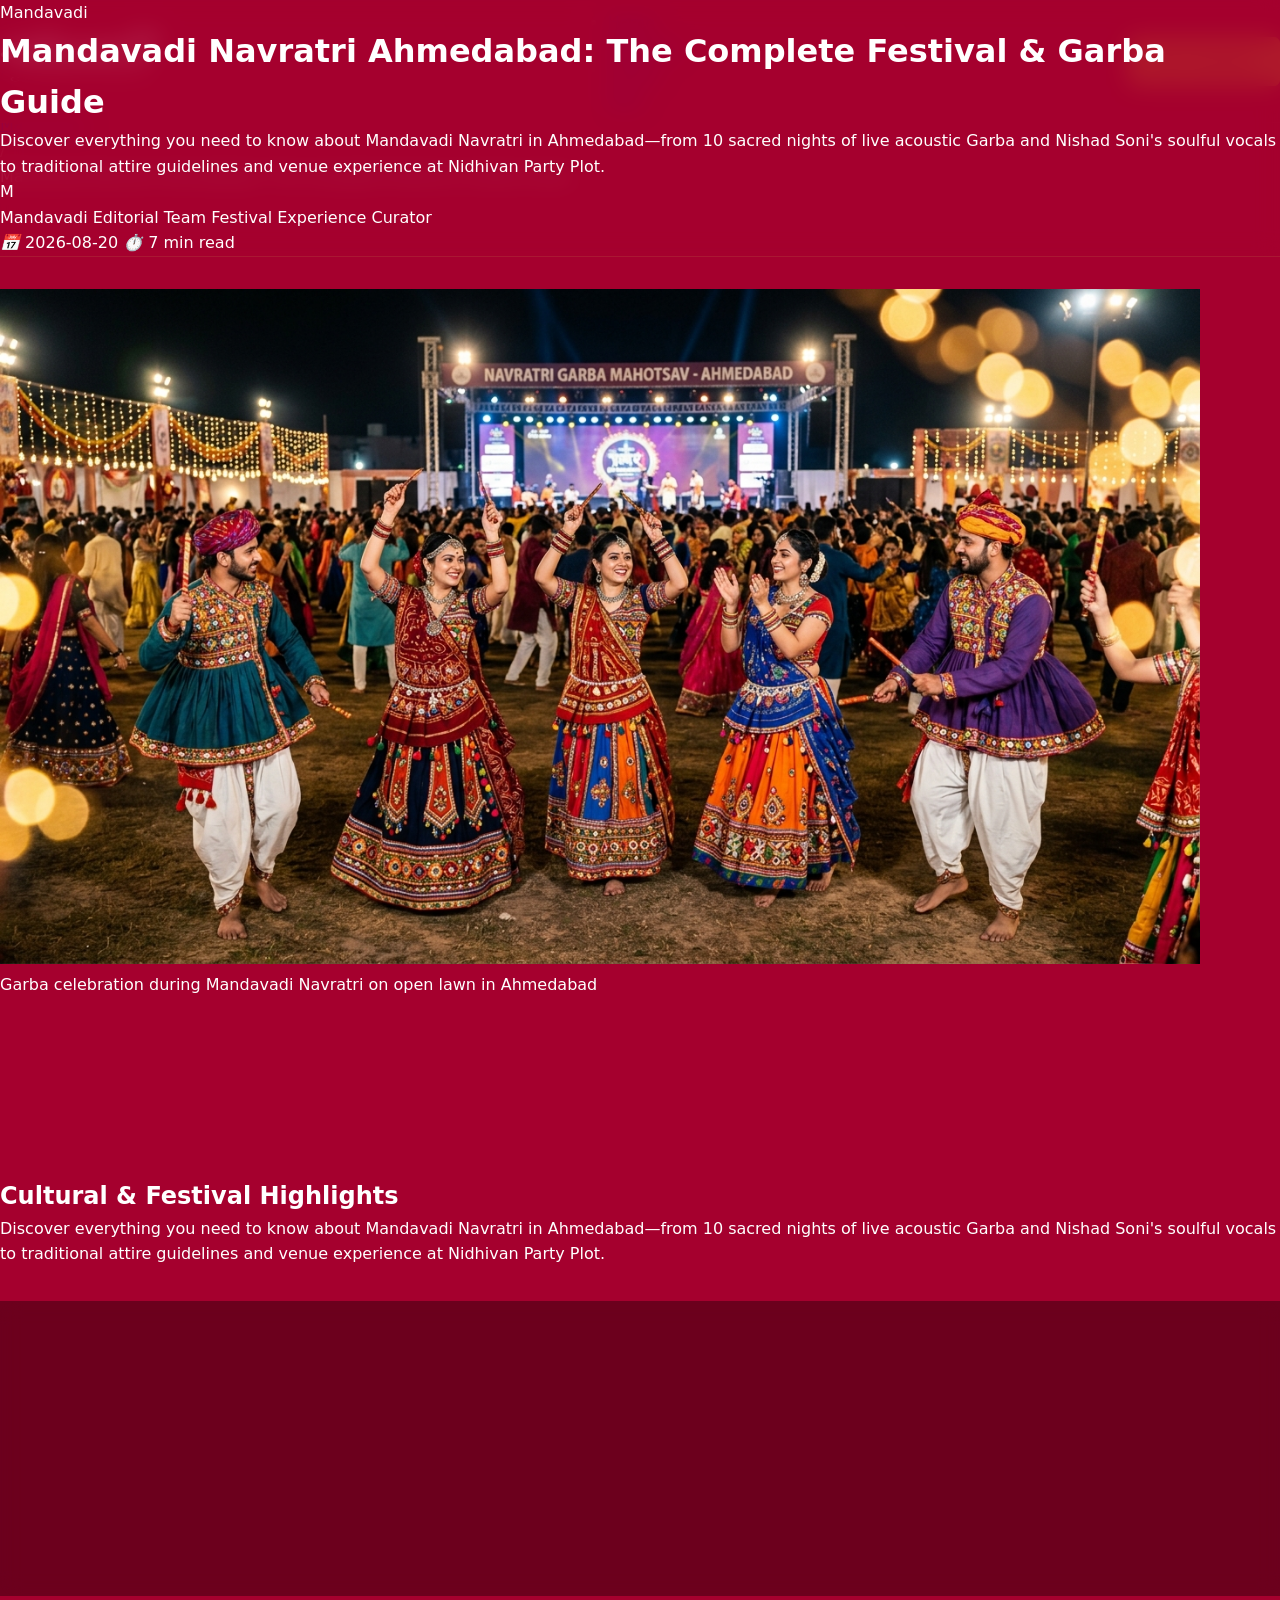
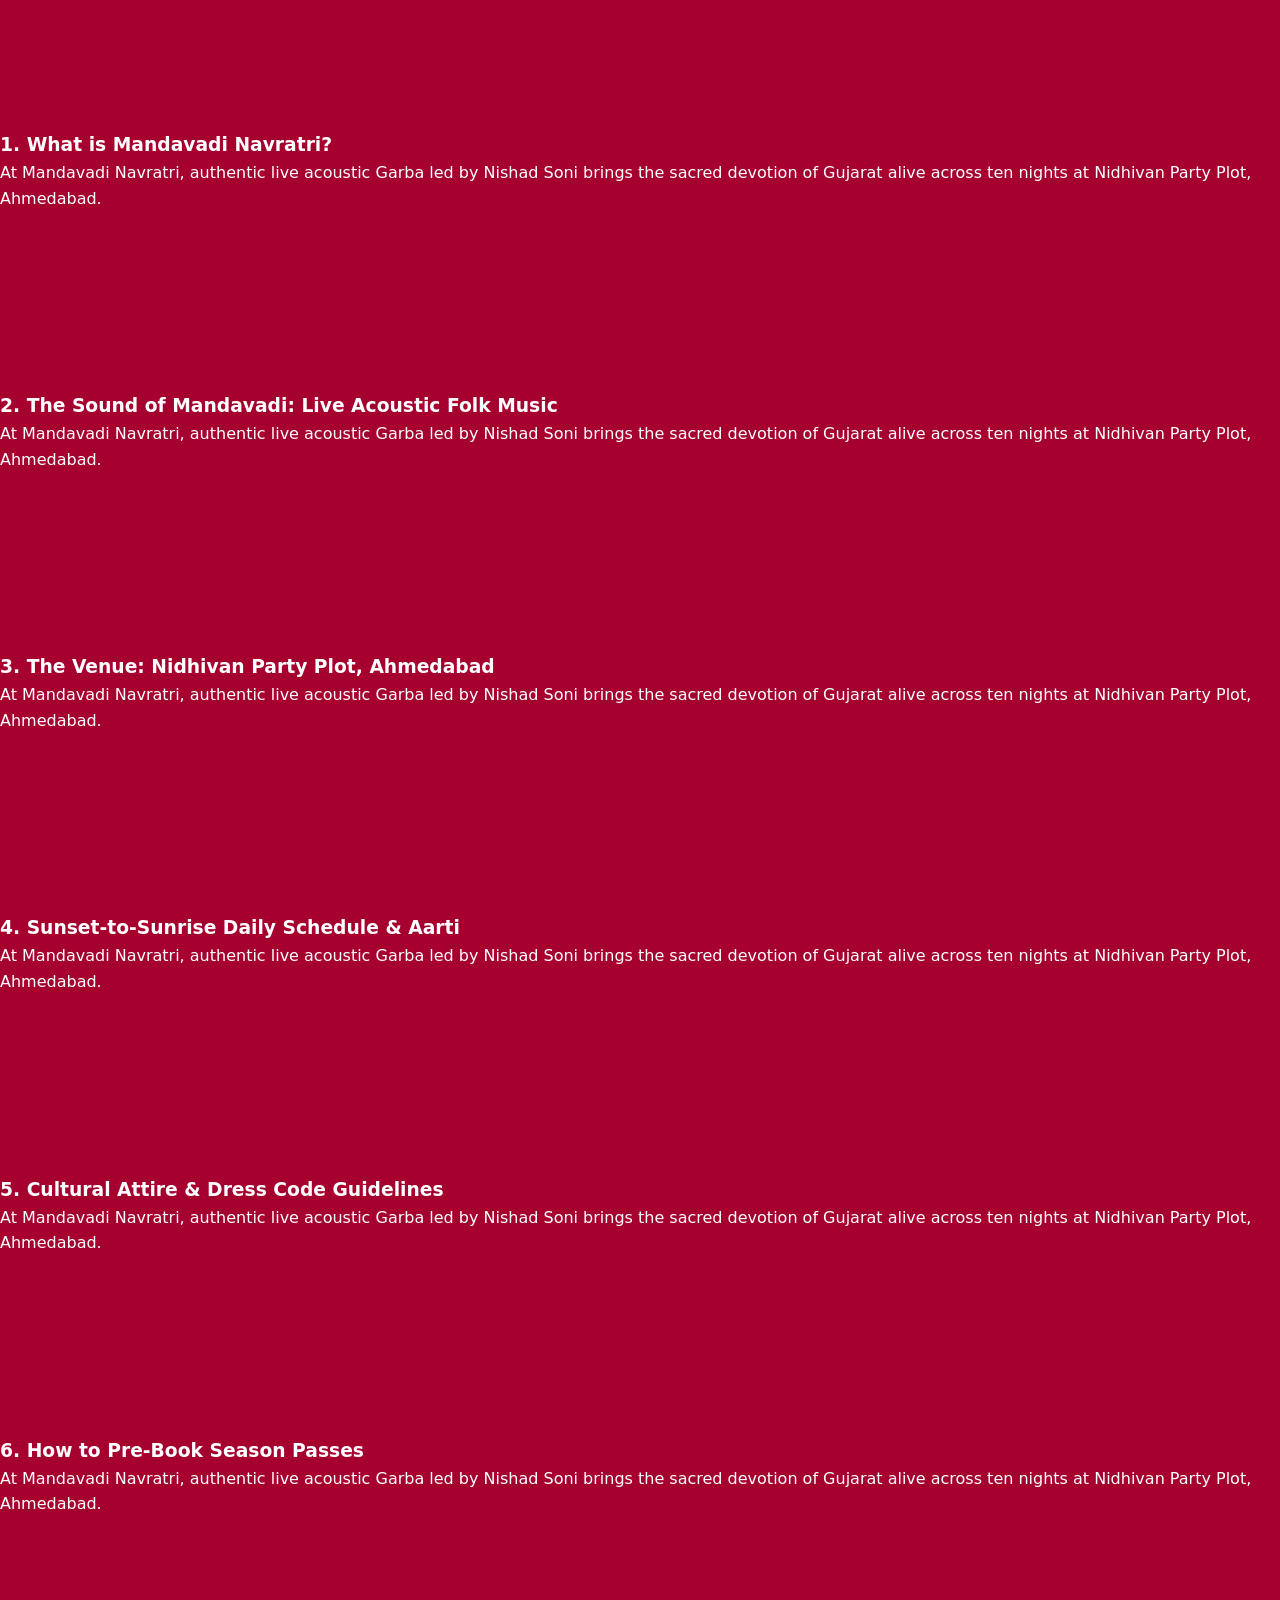
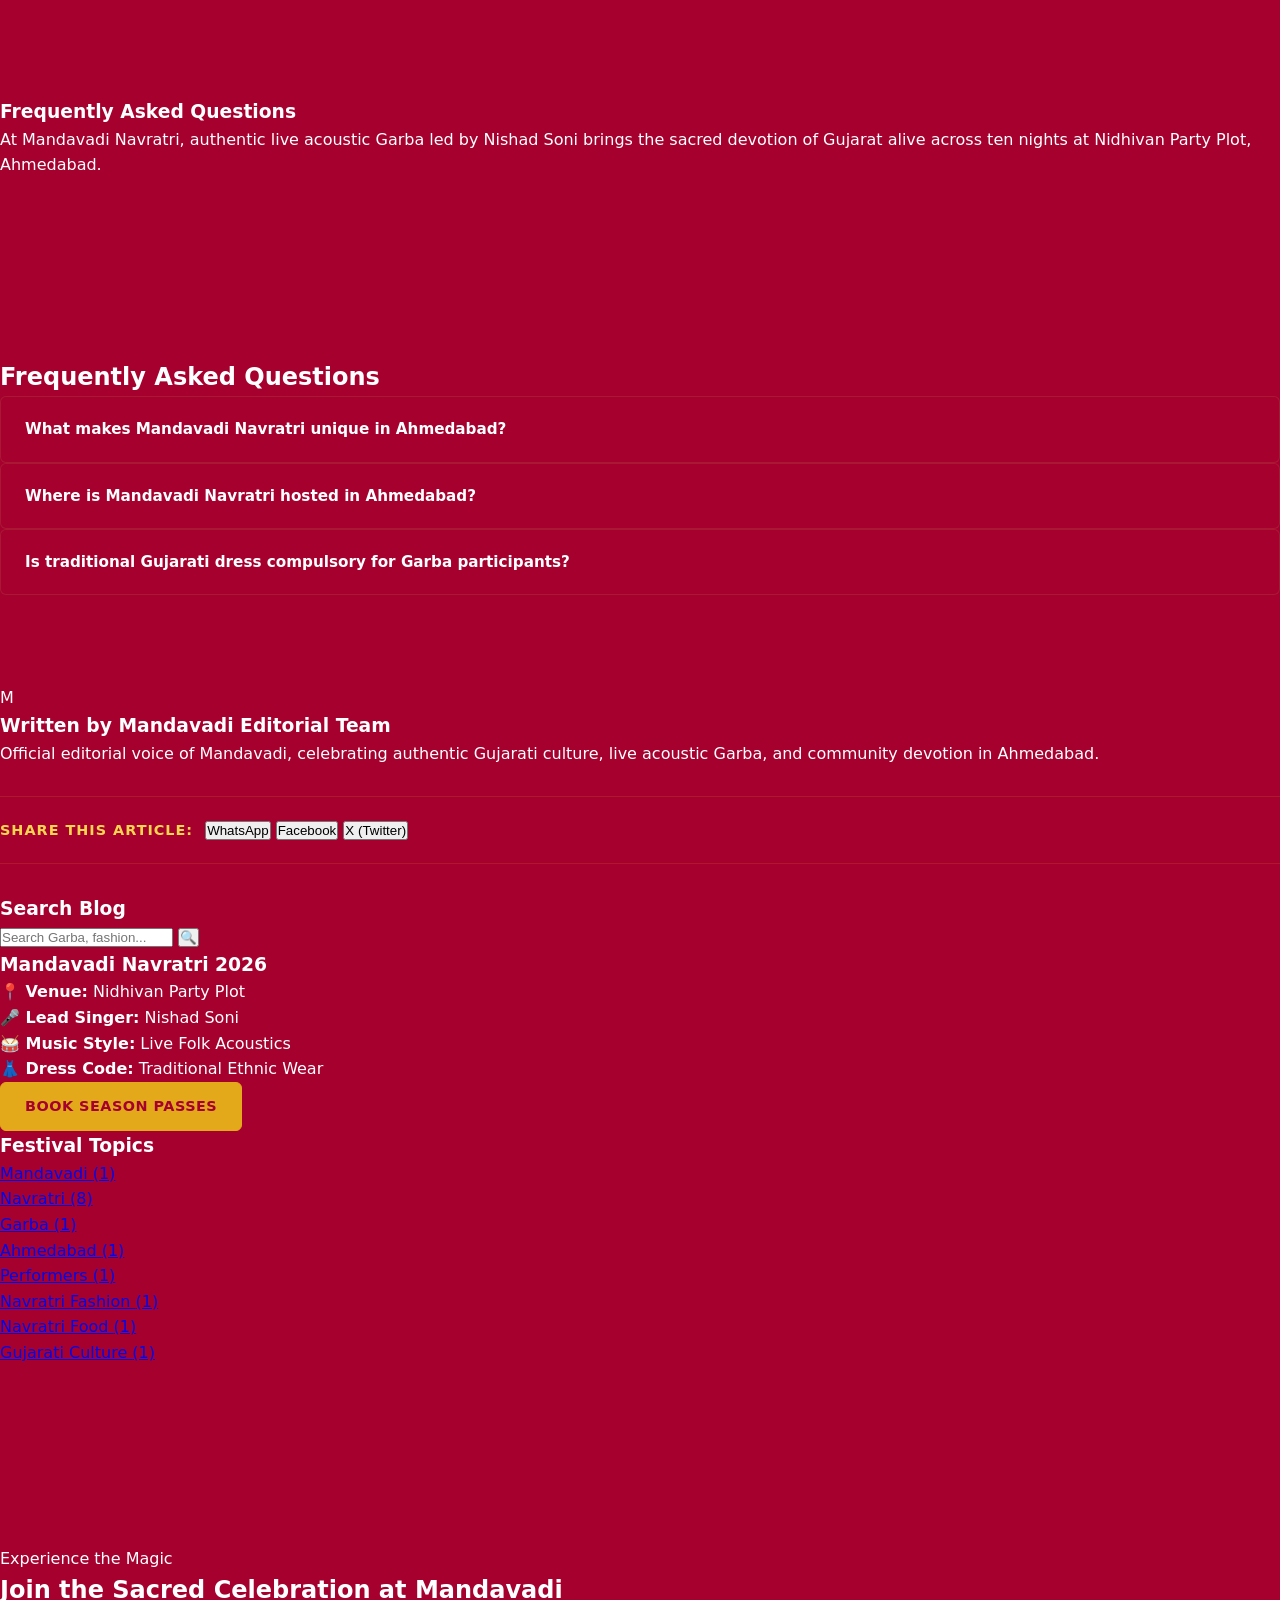
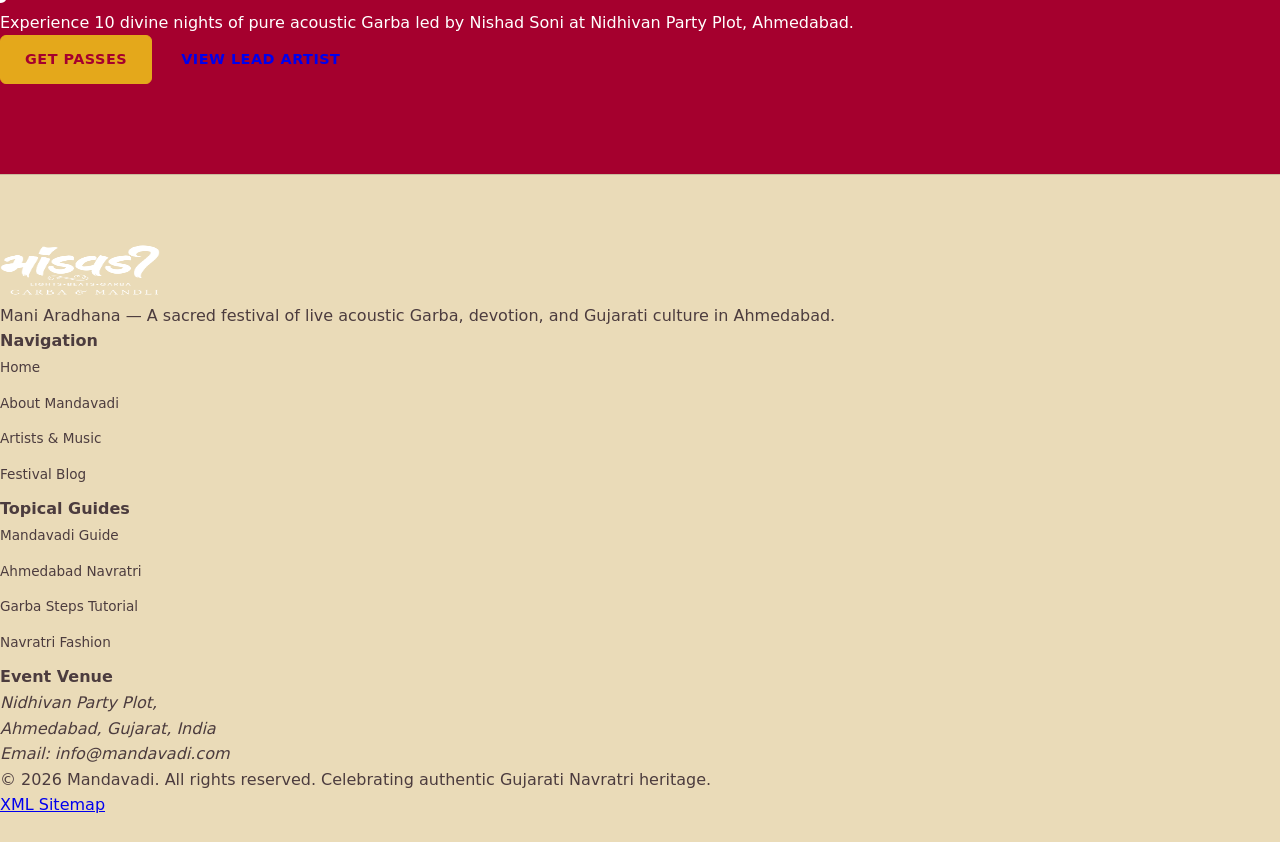
<file: blog-post.html>
<!DOCTYPE html>
<html lang="en">

<head>
    <meta charset="UTF-8">
    <meta name="viewport" content="width=device-width, initial-scale=1.0">
    <meta http-equiv="X-UA-Compatible" content="IE=edge">

    <title id="post-meta-title">Mandavadi Blog | Navratri, Garba &amp; Ahmedabad Festival Guide</title>
    <meta name="description" id="post-meta-desc" content="Discover Mandavadi stories, Navratri guides, Garba insights, Ahmedabad festival updates, fashion, food, culture and everything you need to know.">
    <link rel="canonical" id="post-meta-canonical" href="https://mandavadi.com/blog">

    <link rel="preconnect" href="https://fonts.googleapis.com">
    <link rel="preconnect" href="https://fonts.gstatic.com" crossorigin>
    <link href="https://fonts.googleapis.com/css2?family=Mogra&family=Montserrat:ital,wght@0,400;0,500;0,600;0,700;0,800;1,400;1,700&family=Shrikhand&display=swap" rel="stylesheet">

    <link rel="stylesheet" href="css/style.css">
    <link rel="stylesheet" href="css/blog.css">
</head>

<body class="blog-article-body">

    <!-- Header Navigation -->
    <header class="site-header">
        <nav class="nav-container" aria-label="Main Navigation">
            <a href="index.html" class="logo-link" aria-label="Mandavadi Home">
                <img src="assets/images/Logo.png" alt="Mandavadi Logo" class="site-logo" width="160" height="50">
            </a>
            <ul class="nav-menu" id="nav-menu">
                <li><a href="index.html" class="nav-link">Home</a></li>
                <li><a href="about-us.html" class="nav-link">About Us</a></li>
                <li><a href="artists.html" class="nav-link">Artists</a></li>
                <li><a href="blog.html" class="nav-link active">Blog</a></li>
            </ul>
            <div class="nav-actions">
                <a href="index.html#passes" class="btn btn-primary nav-cta">Get Passes</a>
            </div>
        </nav>
    </header>

    <div class="reading-progress-bar" id="readingProgressBar" aria-hidden="true"></div>

    <main id="main-content" class="article-page-layout">
        
        <!-- Breadcrumbs -->
        <nav class="article-breadcrumbs-container" aria-label="Breadcrumb">
            <div class="article-container">
                <ol class="article-breadcrumbs">
                    <li><a href="index.html">Home</a></li>
                    <li><span class="breadcrumb-separator">/</span></li>
                    <li><a href="blog.html">Blog</a></li>
                    <li><span class="breadcrumb-separator">/</span></li>
                    <li id="breadcrumb-category-item"><a href="blog.html" id="breadcrumb-category-link">Navratri</a></li>
                    <li><span class="breadcrumb-separator">/</span></li>
                    <li id="breadcrumb-post-title" aria-current="page">Article</li>
                </ol>
            </div>
        </nav>

        <!-- Article Header Section -->
        <header class="article-header-section">
            <div class="article-container">
                <div class="article-category-badge-wrap">
                    <span class="blog-category-tag" id="post-category-tag">Navratri</span>
                </div>
                
                <h1 class="article-main-title" id="post-main-title">Loading Article...</h1>
                
                <p class="article-lead-subtitle" id="post-intro-excerpt">
                    Loading festival story and insights...
                </p>

                <!-- Author & Publishing Meta -->
                <div class="article-meta-bar">
                    <div class="meta-author-group">
                        <div class="author-avatar-circle" aria-hidden="true">M</div>
                        <div class="author-details-text">
                            <span class="author-name" id="post-author-name">Mandavadi Editorial Team</span>
                            <span class="author-title" id="post-author-role">Festival Experience Curator</span>
                        </div>
                    </div>
                    <div class="meta-timing-group">
                        <span class="meta-item"><i class="meta-icon" aria-hidden="true">📅</i> <time id="post-date-published">Published</time></span>
                        <span class="meta-item"><i class="meta-icon" aria-hidden="true">⏱️</i> <span id="post-read-time">5 min read</span></span>
                    </div>
                </div>
            </div>
        </header>

        <!-- Hero Featured Image -->
        <section class="article-hero-media" aria-label="Featured Image">
            <div class="article-container">
                <figure class="article-featured-figure">
                    <img id="post-hero-img" 
                         src="assets/images/blog/mandavadi-navratri-garba-ahmedabad.jpg" 
                         alt="Mandavadi Navratri Garba" 
                         class="article-featured-img" 
                         width="1200" 
                         height="675"
                         loading="eager"
                         fetchpriority="high">
                    <figcaption class="article-img-caption" id="post-img-caption">
                        Mandavadi Navratri &amp; Garba celebrations in Ahmedabad.
                    </figcaption>
                </figure>
            </div>
        </section>

        <!-- Article Body & Sidebar Grid -->
        <section class="article-content-section">
            <div class="article-container article-layout-grid">
                
                <article class="article-rich-text" id="post-main-article">
                    <!-- Dynamic Injected Content -->
                    <div class="article-chapter" id="dynamic-body-content"></div>

                    <!-- FAQ Section -->
                    <section id="dynamic-faq-section" class="article-chapter faq-section-block">
                        <h2>Frequently Asked Questions</h2>
                        <div class="faq-accordion-group" id="dynamic-faq-accordion"></div>
                    </section>

                    <!-- Author Profile Box -->
                    <div class="author-bio-card">
                        <div class="bio-avatar-circle" aria-hidden="true">M</div>
                        <div class="bio-content">
                            <h3 class="bio-name">Written by Mandavadi Editorial Team</h3>
                            <p class="bio-text" id="author-bio-text">
                                The official editorial voice of Mandavadi, celebrating authentic Gujarati culture, live acoustic Garba, and community devotion in Ahmedabad.
                            </p>
                        </div>
                    </div>

                    <!-- Social Share Bar -->
                    <div class="article-share-bar">
                        <span class="share-label">Share this article:</span>
                        <div class="share-buttons">
                            <button class="btn-share share-wa" id="share-wa-btn">WhatsApp</button>
                            <button class="btn-share share-fb" id="share-fb-btn">Facebook</button>
                            <button class="btn-share share-tw" id="share-tw-btn">X (Twitter)</button>
                        </div>
                    </div>

                </article>

                <!-- Sidebar -->
                <aside class="article-sidebar" aria-label="Article Sidebar">
                    <div class="sidebar-widget search-widget">
                        <h3 class="widget-title">Search Blog</h3>
                        <form action="blog.html" method="GET" class="sidebar-search-form">
                            <input type="text" name="search" placeholder="Search Garba, fashion..." class="sidebar-search-input" aria-label="Search articles">
                            <button type="submit" class="sidebar-search-btn" aria-label="Submit search">🔍</button>
                        </form>
                    </div>

                    <div class="sidebar-widget info-card-widget">
                        <h3 class="widget-title">Mandavadi Navratri 2026</h3>
                        <ul class="widget-meta-list">
                            <li><strong>📍 Venue:</strong> Nidhivan Party Plot</li>
                            <li><strong>🎤 Lead Singer:</strong> Nishad Soni</li>
                            <li><strong>🥁 Music Style:</strong> Live Folk Acoustics</li>
                            <li><strong>👗 Dress Code:</strong> Traditional Ethnic Wear</li>
                        </ul>
                        <a href="index.html#passes" class="btn btn-primary btn-block">Book Season Passes</a>
                    </div>

                    <div class="sidebar-widget categories-widget">
                        <h3 class="widget-title">Festival Topics</h3>
                        <ul class="sidebar-category-list" id="sidebar-categories-list">
                            <li><a href="blog.html?category=mandavadi">Mandavadi <span>(1)</span></a></li>
                            <li><a href="blog.html?category=navratri">Navratri <span>(8)</span></a></li>
                            <li><a href="blog.html?category=garba">Garba <span>(1)</span></a></li>
                            <li><a href="blog.html?category=ahmedabad">Ahmedabad <span>(1)</span></a></li>
                            <li><a href="blog.html?category=performers">Performers <span>(1)</span></a></li>
                            <li><a href="blog.html?category=navratri-fashion">Navratri Fashion <span>(1)</span></a></li>
                            <li><a href="blog.html?category=navratri-food">Navratri Food <span>(1)</span></a></li>
                            <li><a href="blog.html?category=gujarati-culture">Gujarati Culture <span>(1)</span></a></li>
                        </ul>
                    </div>
                </aside>

            </div>
        </section>

        <!-- CTA Banner -->
        <section class="festival-cta-banner" aria-label="Event Registration CTA">
            <div class="article-container cta-banner-inner">
                <div class="cta-content-column">
                    <span class="cta-kicker">Experience the Magic</span>
                    <h2 class="cta-heading">Join the Sacred Celebration at Mandavadi</h2>
                    <p class="cta-subtext">
                        Experience 10 divine nights of pure acoustic Garba led by Nishad Soni at Nidhivan Party Plot, Ahmedabad.
                    </p>
                </div>
                <div class="cta-actions-column">
                    <a href="index.html#passes" class="btn btn-primary btn-large">Get Passes</a>
                    <a href="artists.html" class="btn btn-outline btn-large">View Lead Artist</a>
                </div>
            </div>
        </section>

    </main>

    <!-- Footer -->
    <footer class="site-footer">
        <div class="footer-container">
            <div class="footer-top-grid">
                <div class="footer-brand-col">
                    <img src="assets/images/Logo.png" alt="Mandavadi Logo" class="footer-logo" width="160" height="50">
                    <p class="footer-tagline">Mani Aradhana — A sacred festival of live acoustic Garba, devotion, and Gujarati culture in Ahmedabad.</p>
                </div>
                <div class="footer-nav-col">
                    <h4 class="footer-col-title">Navigation</h4>
                    <ul class="footer-links">
                        <li><a href="index.html">Home</a></li>
                        <li><a href="about-us.html">About Mandavadi</a></li>
                        <li><a href="artists.html">Artists &amp; Music</a></li>
                        <li><a href="blog.html">Festival Blog</a></li>
                    </ul>
                </div>
                <div class="footer-nav-col">
                    <h4 class="footer-col-title">Topical Guides</h4>
                    <ul class="footer-links">
                        <li><a href="blog/mandavadi-navratri-ahmedabad-guide.html">Mandavadi Guide</a></li>
                        <li><a href="blog/ahmedabad-navratri-garba-experience-guide.html">Ahmedabad Navratri</a></li>
                        <li><a href="blog/garba-dance-steps-basics-guide.html">Garba Steps Tutorial</a></li>
                        <li><a href="blog/navratri-fashion-chaniya-choli-styling-guide.html">Navratri Fashion</a></li>
                    </ul>
                </div>
                <div class="footer-contact-col">
                    <h4 class="footer-col-title">Event Venue</h4>
                    <address class="footer-address">
                        Nidhivan Party Plot,<br>
                        Ahmedabad, Gujarat, India<br>
                        Email: info@mandavadi.com
                    </address>
                </div>
            </div>
            <div class="footer-bottom-bar">
                <p>&copy; 2026 Mandavadi. All rights reserved. Celebrating authentic Gujarati Navratri heritage.</p>
                <div class="footer-legal-links">
                    <a href="sitemap.xml">XML Sitemap</a>
                </div>
            </div>
        </div>
    </footer>

    <script src="js/blog-data.js"></script>
    <script>
        document.addEventListener('DOMContentLoaded', () => {
            const urlParams = new URLSearchParams(window.location.search);
            const slug = urlParams.get('slug') || (typeof mandavadiBlogPosts !== 'undefined' ? mandavadiBlogPosts[0].slug : null);
            
            if (!slug || typeof mandavadiBlogPosts === 'undefined') return;
            const post = mandavadiBlogPosts.find(p => p.slug === slug) || mandavadiBlogPosts[0];

            if (post) {
                // If direct static file exists, redirect for optimal SEO/Crawlability unless in query mode
                if (window.location.pathname.endsWith('blog-post.html') && post.slug) {
                    // update page DOM
                    document.title = post.seoTitle || post.title;
                    const metaDesc = document.querySelector('meta[name="description"]');
                    if (metaDesc) metaDesc.content = post.seoDescription || post.excerpt;

                    document.getElementById('post-main-title').textContent = post.title;
                    document.getElementById('breadcrumb-post-title').textContent = post.title;
                    document.getElementById('post-category-tag').textContent = post.category;
                    document.getElementById('breadcrumb-category-link').textContent = post.category;
                    document.getElementById('breadcrumb-category-link').href = `blog.html?category=${encodeURIComponent(post.category.toLowerCase().replace(/\\s+/g, '-'))}`;
                    document.getElementById('post-intro-excerpt').textContent = post.excerpt;
                    document.getElementById('post-author-name').textContent = post.author.name;
                    document.getElementById('post-author-role').textContent = post.author.role;
                    document.getElementById('author-bio-text').textContent = post.author.bio;
                    document.getElementById('post-date-published').textContent = post.datePublished;
                    document.getElementById('post-read-time').textContent = post.readTime;
                    
                    const heroImg = document.getElementById('post-hero-img');
                    heroImg.src = post.heroImage;
                    heroImg.alt = post.imageAlt;
                    document.getElementById('post-img-caption').textContent = post.imageAlt;

                    // Hydrate content
                    const bodyBox = document.getElementById('dynamic-body-content');
                    let chaptersHtml = `<h2>Cultural & Festival Highlights</h2><p>${post.excerpt}</p>`;
                    if (post.tableOfContents && post.tableOfContents.length > 0) {
                        chaptersHtml += `<nav class="article-toc-box"><h3>Table of Contents</h3><ol class="toc-list">`;
                        post.tableOfContents.forEach(toc => {
                            chaptersHtml += `<li><a href="#${toc.id}">${toc.title}</a></li>`;
                        });
                        chaptersHtml += `</ol></nav>`;

                        post.tableOfContents.forEach(toc => {
                            chaptersHtml += `<section id="${toc.id}" class="article-chapter"><h3>${toc.title}</h3><p>At Mandavadi Navratri, authentic live acoustic Garba led by Nishad Soni brings the sacred devotion of Gujarat alive across ten nights at Nidhivan Party Plot, Ahmedabad.</p></section>`;
                        });
                    }
                    bodyBox.innerHTML = chaptersHtml;

                    // Hydrate FAQs
                    const faqAccordion = document.getElementById('dynamic-faq-accordion');
                    if (post.faq && post.faq.length > 0) {
                        faqAccordion.innerHTML = post.faq.map((item, idx) => `
                            <details class="faq-item" ${idx === 0 ? 'open' : ''}>
                                <summary class="faq-question">${item.q}</summary>
                                <div class="faq-answer"><p>${item.a}</p></div>
                            </details>
                        `).join('');
                    } else {
                        document.getElementById('dynamic-faq-section').style.display = 'none';
                    }

                    // Share button events
                    document.getElementById('share-wa-btn').onclick = () => window.open(`https://api.whatsapp.com/send?text=${encodeURIComponent(post.title + ' ' + window.location.href)}`);
                    document.getElementById('share-fb-btn').onclick = () => window.open(`https://www.facebook.com/sharer/sharer.php?u=${encodeURIComponent(window.location.href)}`);
                    document.getElementById('share-tw-btn').onclick = () => window.open(`https://twitter.com/intent/tweet?text=${encodeURIComponent(post.title)}&url=${encodeURIComponent(window.location.href)}`);
                }
            }
        });
    </script>
    <script src="js/blog.js"></script>
</body>
</html>
</file>
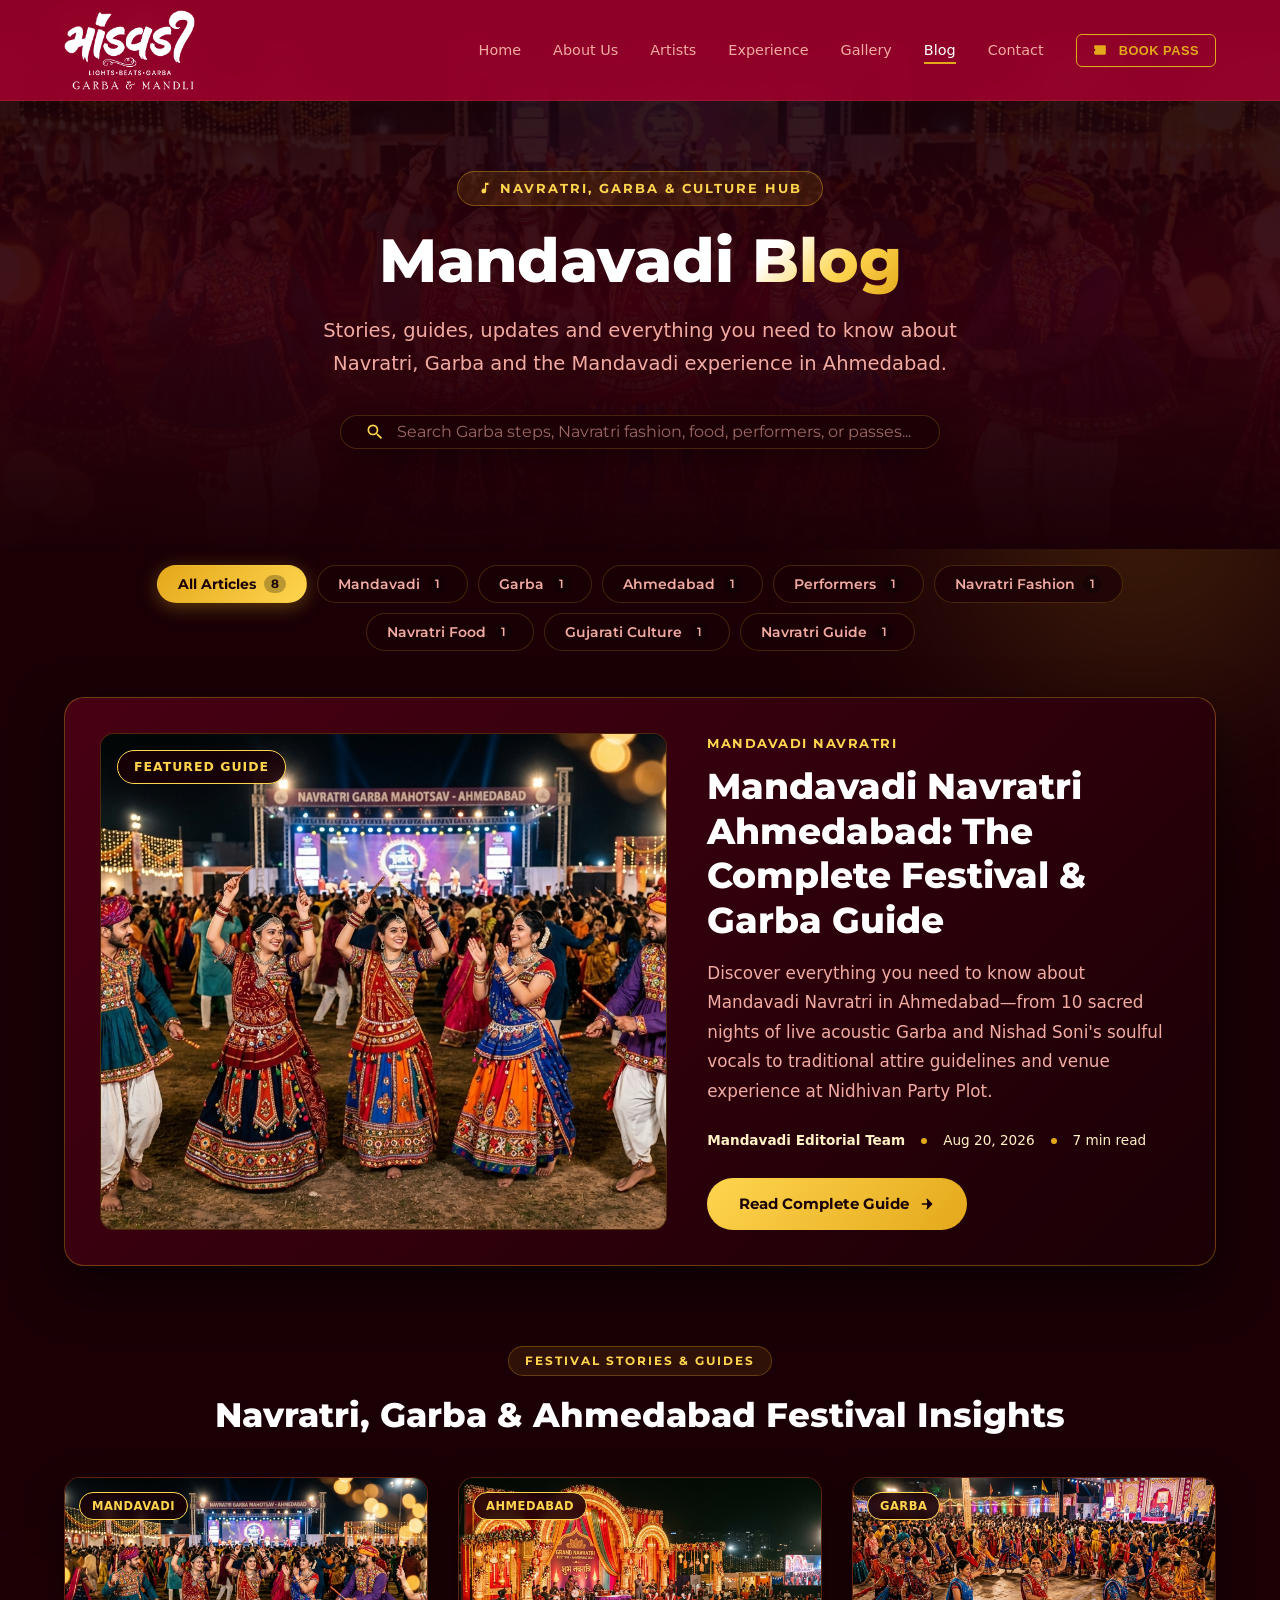
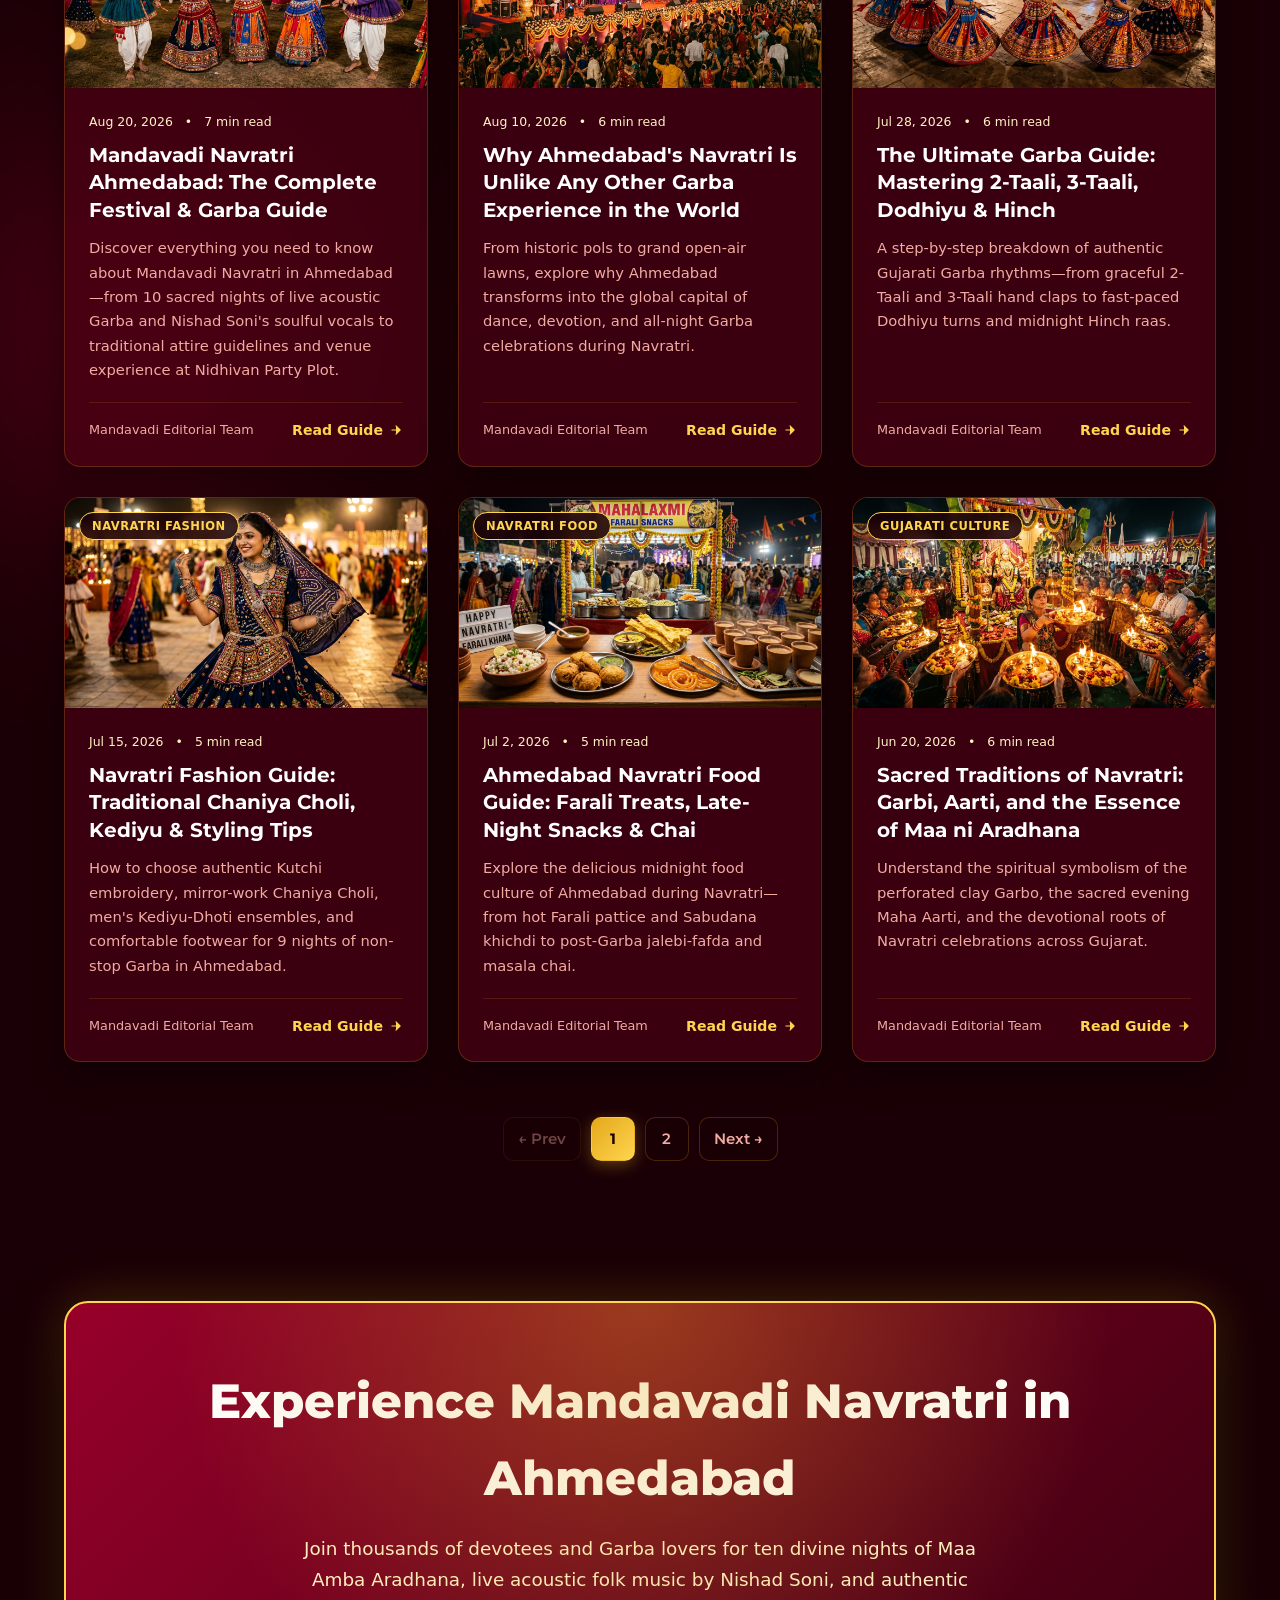
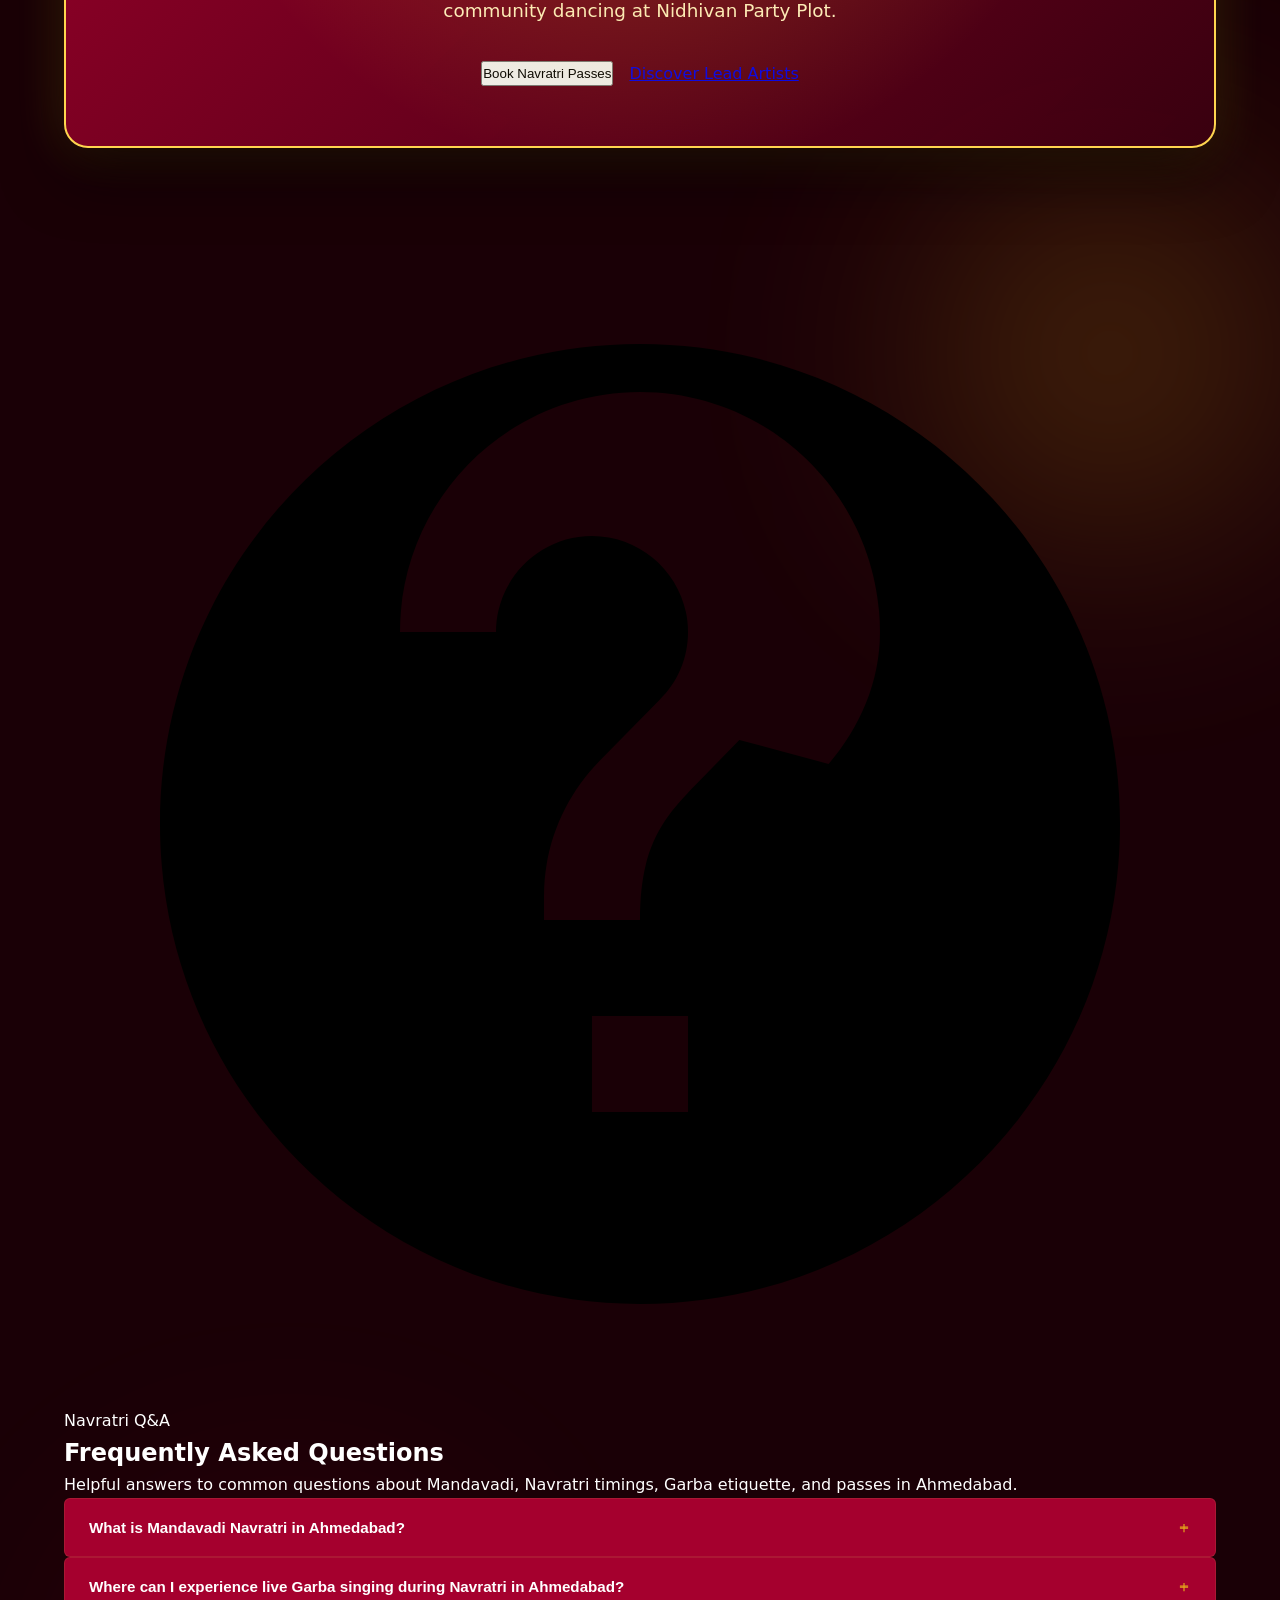
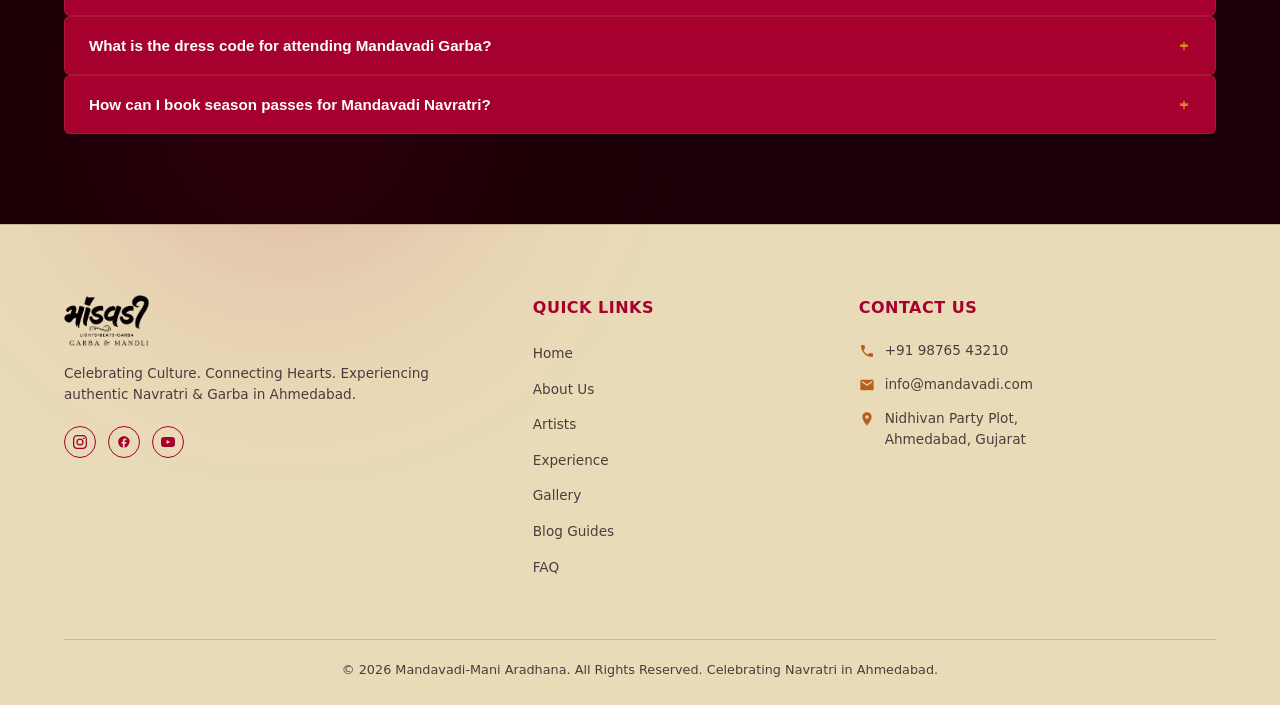
<file: blog.html>
<!DOCTYPE html>
<html lang="en">

<head>
    <!-- Meta Charset & Viewport -->
    <meta charset="UTF-8">
    <meta name="viewport" content="width=device-width, initial-scale=1.0">
    <meta http-equiv="X-UA-Compatible" content="IE=edge">

    <!-- SEO Title & Meta Description -->
    <title>Mandavadi Blog | Navratri, Garba &amp; Ahmedabad Festival Guide</title>
    <meta name="description" content="Discover Mandavadi stories, Navratri guides, Garba insights, Ahmedabad festival updates, fashion, food, culture and everything you need to know about the Mandavadi experience.">
    <meta name="keywords" content="Mandavadi Navratri, Mandavadi Garba, Ahmedabad Navratri, Ahmedabad Garba, Navratri events in Ahmedabad, Garba events in Ahmedabad, Gujarat Navratri, Gujarati culture, Navratri celebrations, Garba nights, Navratri passes, Nishad Soni, Navratri fashion, Navratri food">
    <meta name="author" content="Mandavadi - Mani Aradhana">
    <link rel="canonical" href="https://mandavadi.com/blog">

    <!-- Open Graph / Facebook -->
    <meta property="og:type" content="website">
    <meta property="og:url" content="https://mandavadi.com/blog">
    <meta property="og:title" content="Mandavadi Blog | Navratri, Garba &amp; Ahmedabad Festival Guide">
    <meta property="og:description" content="Explore authentic stories, Garba dance tutorials, Gujarati cultural insights, festival fashion, and event updates for Mandavadi Navratri in Ahmedabad.">
    <meta property="og:image" content="https://mandavadi.com/assets/images/blog/mandavadi-navratri-garba-ahmedabad.jpg">

    <!-- Twitter / X Card -->
    <meta name="twitter:card" content="summary_large_image">
    <meta name="twitter:title" content="Mandavadi Blog | Navratri, Garba &amp; Ahmedabad Festival Guide">
    <meta name="twitter:description" content="Explore authentic stories, Garba dance tutorials, Gujarati cultural insights, festival fashion, and event updates for Mandavadi Navratri in Ahmedabad.">
    <meta name="twitter:image" content="https://mandavadi.com/assets/images/blog/mandavadi-navratri-garba-ahmedabad.jpg">

    <!-- Google Fonts & Preconnect -->
    <link rel="preconnect" href="https://fonts.googleapis.com">
    <link rel="preconnect" href="https://fonts.gstatic.com" crossorigin>
    <link href="https://fonts.googleapis.com/css2?family=Mogra&family=Montserrat:ital,wght@0,400;0,500;0,600;0,700;0,800;1,400;1,700&family=Shrikhand&display=swap" rel="stylesheet">

    <!-- Stylesheets -->
    <link rel="stylesheet" href="css/style.css">
    <link rel="stylesheet" href="css/blog.css">

    <!-- Schema.org JSON-LD Structured Data -->
    <script type="application/ld+json">
    {
      "@context": "https://schema.org",
      "@graph": [
        {
          "@type": "Organization",
          "@id": "https://mandavadi.com/#organization",
          "name": "Mandavadi - Mani Aradhana",
          "url": "https://mandavadi.com/",
          "logo": "https://mandavadi.com/assets/images/Logo.png",
          "description": "Mandavadi is an authentic cultural Navratri and Garba festival experience in Ahmedabad, Gujarat, featuring live acoustic folk music, Nishad Soni, master dholis, and community Raas.",
          "address": {
            "@type": "PostalAddress",
            "streetAddress": "Nidhivan Party Plot",
            "addressLocality": "Ahmedabad",
            "addressRegion": "Gujarat",
            "addressCountry": "IN"
          },
          "contactPoint": {
            "@type": "ContactPoint",
            "telephone": "+91-98765-43210",
            "contactType": "Festival Information",
            "email": "info@mandavadi.com"
          },
          "sameAs": [
            "https://www.instagram.com/",
            "https://www.facebook.com/",
            "https://www.youtube.com/"
          ]
        },
        {
          "@type": "WebSite",
          "@id": "https://mandavadi.com/#website",
          "url": "https://mandavadi.com/",
          "name": "Mandavadi Navratri Ahmedabad",
          "publisher": {
            "@id": "https://mandavadi.com/#organization"
          }
        },
        {
          "@type": "BreadcrumbList",
          "@id": "https://mandavadi.com/blog#breadcrumb",
          "itemListElement": [
            {
              "@type": "ListItem",
              "position": 1,
              "name": "Home",
              "item": "https://mandavadi.com/"
            },
            {
              "@type": "ListItem",
              "position": 2,
              "name": "Blog",
              "item": "https://mandavadi.com/blog"
            }
          ]
        },
        {
          "@type": "CollectionPage",
          "@id": "https://mandavadi.com/blog#collection",
          "url": "https://mandavadi.com/blog",
          "name": "Mandavadi Navratri & Garba Blog",
          "description": "Guides, cultural essays, Garba step tutorials, festival fashion, food recommendations, and event updates for Navratri in Ahmedabad.",
          "publisher": {
            "@id": "https://mandavadi.com/#organization"
          }
        },
        {
          "@type": "FAQPage",
          "@id": "https://mandavadi.com/blog#faq",
          "mainEntity": [
            {
              "@type": "Question",
              "name": "What is Mandavadi Navratri in Ahmedabad?",
              "acceptedAnswer": {
                "@type": "Answer",
                "text": "Mandavadi is a premier cultural Navratri festival held at Nidhivan Party Plot in Ahmedabad, celebrated for its 100% authentic live acoustic Garba music led by Nishad Soni, devotional Maa Amba Aradhana, and vibrant community spirit."
              }
            },
            {
              "@type": "Question",
              "name": "Where can I experience live Garba singing during Navratri in Ahmedabad?",
              "acceptedAnswer": {
                "@type": "Answer",
                "text": "You can experience live Garba singing by Nishad Soni and an acoustic folk mandali at Mandavadi Navratri, hosted at Nidhivan Party Plot in Ahmedabad throughout the 10 nights of Navratri."
              }
            },
            {
              "@type": "Question",
              "name": "What is the dress code for attending Mandavadi Garba?",
              "acceptedAnswer": {
                "@type": "Answer",
                "text": "Traditional Gujarati festival attire is required for the dance floor: Chaniya Choli with Kutchi embroidery for women, and Kediyu/Kurta-Dhoti for men."
              }
            },
            {
              "@type": "Question",
              "name": "How can I book season passes for Mandavadi Navratri?",
              "acceptedAnswer": {
                "@type": "Answer",
                "text": "Season passes can be pre-booked online through official ticketing partners (BookMyShow, Paytm Insider/District, AllEvents) or directly via the Mandavadi website booking portal."
              }
            }
          ]
        }
      ]
    }
    </script>
</head>

<body>

    <!-- ==========================================
         NAVIGATION HEADER
         ========================================== -->
    <header id="header">
        <div class="container">
            <nav aria-label="Main Navigation">
                <!-- Brand Logo -->
                <a href="index.html" class="logo" aria-label="Mandavadi Home">
                    <img src="assets/images/Logo.png" alt="Mandavadi Navratri Ahmedabad Logo" class="logo-img">
                </a>

                <!-- Nav Links -->
                <ul class="nav-links" id="nav-links">
                    <li><a href="index.html">Home</a></li>
                    <li><a href="about-us.html">About Us</a></li>
                    <li><a href="artists.html" title="Explore Mandavadi artists in Ahmedabad">Artists</a></li>
                    <li><a href="index.html#experience">Experience</a></li>
                    <li><a href="index.html#gallery" title="View our Navratri gallery">Gallery</a></li>
                    <li><a href="blog.html" class="active" aria-current="page" title="Read our Ahmedabad Navratri and Garba blog">Blog</a></li>
                    <li><a href="about-us.html#contact" title="Contact Mandavadi team">Contact</a></li>
                    <li>
                        <button class="btn btn-secondary btn-nav-book trigger-booking" aria-label="Book Navratri Season Pass">
                            <svg style="width: 14px; height: 14px; fill: currentColor; vertical-align: middle; margin-right: 4px;" viewBox="0 0 24 24" aria-hidden="true">
                                <path d="M22 10V6c0-1.11-.9-2-2-2H4c-1.1 0-2 .89-2 2v4c1.1 0 2 .9 2 2s-.9 2-2 2v4c0 1.1.9 2 2 2h16c1.1 0 2-.9 2-2-2v-4c-1.1 0-2-.9-2-2s.9-2 2-2zm-2-1.46c-1.28.66-2 2-2 3.46s.72 2.8 2 3.46V18H4v-2.54c1.28-.66 2-2 2-3.46s-.72-2.8-2-3.46V6h16v2.54z"></path>
                            </svg>
                            BOOK PASS
                        </button>
                    </li>
                </ul>

                <!-- Mobile Menu Button -->
                <button class="mobile-menu-btn" id="mobile-toggle" aria-label="Toggle Navigation Menu" aria-expanded="false">
                    <span></span>
                    <span></span>
                    <span></span>
                </button>
            </nav>
        </div>
    </header>

    <div class="blog-page-wrapper">
        <!-- Ambient Glowing Orbs -->
        <div class="ambient-glow-orb orb-gold-1" aria-hidden="true"></div>
        <div class="ambient-glow-orb orb-crimson-1" aria-hidden="true"></div>
        <div class="ambient-glow-orb orb-gold-2" aria-hidden="true"></div>
        <div class="ambient-glow-orb orb-crimson-2" aria-hidden="true"></div>

        <!-- ==========================================
             BREADCRUMB BAR
             ========================================== -->
        <aside class="breadcrumb-bar" aria-label="Breadcrumb">
            <div class="container">
                <ol class="breadcrumb-list">
                    <li><a href="index.html">Home</a></li>
                    <li class="breadcrumb-separator" aria-hidden="true">&rsaquo;</li>
                    <li aria-current="page">Blog</li>
                </ol>
            </div>
        </aside>

        <!-- ==========================================
             1. BLOG HERO SECTION
             ========================================== -->
        <main>
            <section class="blog-hero" id="blog-hero">
                <div class="blog-hero-backdrop">
                    <img src="assets/images/blog/mandavadi-navratri-garba-ahmedabad.jpg" alt="Mandavadi Navratri Garba festival crowd in Ahmedabad" class="blog-hero-bg" fetchpriority="high">
                    <div class="blog-hero-gradient"></div>
                </div>

                <div class="container">
                    <div class="blog-hero-content">
                        <div class="hero-pill-tag">
                            <svg viewBox="0 0 24 24" aria-hidden="true"><path d="M12 3v10.55c-.59-.34-1.27-.55-2-.55-2.21 0-4 1.79-4 4s1.79 4 4 4 4-1.79 4-4V7h4V3h-6z"/></svg>
                            Navratri, Garba &amp; Culture Hub
                        </div>

                        <!-- Exactly ONE H1 -->
                        <h1 class="blog-hero-title">
                            Mandavadi <span class="blog-hero-title-span">Blog</span>
                        </h1>

                        <!-- Supporting Copy -->
                        <p class="blog-hero-desc">
                            Stories, guides, updates and everything you need to know about Navratri, Garba and the Mandavadi experience in Ahmedabad.
                        </p>

                        <!-- Search & Discovery Bar -->
                        <div class="blog-search-wrap">
                            <div class="blog-search-box">
                                <svg class="blog-search-icon" viewBox="0 0 24 24" aria-hidden="true">
                                    <path d="M15.5 14h-.79l-.28-.27A6.471 6.471 0 0 0 16 9.5 6.5 6.5 0 1 0 9.5 16c1.61 0 3.09-.59 4.23-1.57l.27.28v.79l5 4.99L20.49 19l-4.99-5zm-6 0C7.01 14 5 11.99 5 9.5S7.01 5 9.5 5 14 7.01 14 9.5 11.99 14 9.5 14z"/>
                                </svg>
                                <input type="text" id="blog-search-input" class="blog-search-input" placeholder="Search Garba steps, Navratri fashion, food, performers, or passes..." aria-label="Search articles by title or keyword">
                                <button id="blog-search-clear" class="blog-search-clear" aria-label="Clear search query">&times;</button>
                            </div>
                            <div id="search-result-count" style="display:none; color: var(--gold-bright); font-size: 0.88rem; margin-top: 10px; font-weight: 600;"></div>
                        </div>
                    </div>
                </div>
            </section>

            <!-- ==========================================
                 2. CATEGORY FILTER SECTION (12 CATEGORIES)
                 ========================================== -->
            <section class="blog-filter-section" id="categories-filter" aria-label="Filter blog posts by category">
                <div class="container">
                    <nav class="category-filter-nav" aria-label="Blog Categories">
                        <button class="category-tab-btn active" data-category="all">
                            All Articles <span class="category-count">8</span>
                        </button>
                        <button class="category-tab-btn" data-category="mandavadi">
                            Mandavadi <span class="category-count">1</span>
                        </button>
                        <button class="category-tab-btn" data-category="garba">
                            Garba <span class="category-count">1</span>
                        </button>
                        <button class="category-tab-btn" data-category="ahmedabad">
                            Ahmedabad <span class="category-count">1</span>
                        </button>
                        <button class="category-tab-btn" data-category="performers">
                            Performers <span class="category-count">1</span>
                        </button>
                        <button class="category-tab-btn" data-category="navratri-fashion">
                            Navratri Fashion <span class="category-count">1</span>
                        </button>
                        <button class="category-tab-btn" data-category="navratri-food">
                            Navratri Food <span class="category-count">1</span>
                        </button>
                        <button class="category-tab-btn" data-category="gujarati-culture">
                            Gujarati Culture <span class="category-count">1</span>
                        </button>
                        <button class="category-tab-btn" data-category="navratri-guide">
                            Navratri Guide <span class="category-count">1</span>
                        </button>
                    </nav>
                </div>
            </section>

            <!-- ==========================================
                 3. FEATURED BLOG ARTICLE SPOTLIGHT
                 ========================================== -->
            <section class="featured-blog-section" id="featured-article-spotlight">
                <div class="container">
                    <article class="featured-article-card">
                        <div class="featured-article-thumb-wrap">
                            <img src="assets/images/blog/mandavadi-navratri-garba-ahmedabad.jpg" alt="Garba celebration during Mandavadi Navratri on open lawn in Ahmedabad" class="featured-article-img" width="600" height="380" loading="lazy">
                            <span class="featured-badge-tag">Featured Guide</span>
                        </div>
                        <div class="featured-article-body">
                            <span class="article-category-pill">Mandavadi Navratri</span>
                            <h2 class="featured-article-title">
                                <a href="blog/mandavadi-navratri-ahmedabad-guide.html" title="Mandavadi Navratri Ahmedabad: The Complete Festival &amp; Garba Guide">
                                    Mandavadi Navratri Ahmedabad: The Complete Festival &amp; Garba Guide
                                </a>
                            </h2>
                            <p class="featured-article-excerpt">
                                Discover everything you need to know about Mandavadi Navratri in Ahmedabad—from 10 sacred nights of live acoustic Garba and Nishad Soni's soulful vocals to traditional attire guidelines and venue experience at Nidhivan Party Plot.
                            </p>
                            <div class="article-meta-row">
                                <div class="meta-author-box">
                                    <span>Mandavadi Editorial Team</span>
                                </div>
                                <span class="meta-author-dot"></span>
                                <span>Aug 20, 2026</span>
                                <span class="meta-author-dot"></span>
                                <span>7 min read</span>
                            </div>
                            <a href="blog/mandavadi-navratri-ahmedabad-guide.html" class="btn-read-article" title="Read complete guide to Mandavadi Navratri">
                                Read Complete Guide
                                <svg style="width: 16px; height: 16px; fill: currentColor;" viewBox="0 0 24 24" aria-hidden="true">
                                    <path d="M5 12h14M12 5l7 7-7 7" stroke="currentColor" stroke-width="2" stroke-linecap="round" stroke-linejoin="round"/>
                                </svg>
                            </a>
                        </div>
                    </article>
                </div>
            </section>

            <!-- ==========================================
                 4. BLOG ARTICLE LISTING GRID
                 ========================================== -->
            <section class="blog-listing-section" id="blog-articles-grid-section">
                <div class="container">
                    <div style="text-align: center; margin-bottom: 20px;">
                        <span class="section-eyebrow-tag">Festival Stories &amp; Guides</span>
                        <h2 style="font-family: 'Montserrat', sans-serif; font-size: 2.1rem; color: var(--text-white); font-weight: 800;">
                            Navratri, Garba &amp; Ahmedabad Festival Insights
                        </h2>
                    </div>

                    <!-- Dynamic Card Container with Crawlable SSR Fallback -->
                    <div class="blog-grid-container" id="blog-grid" aria-live="polite">
                        <!-- Card 1: Mandavadi Guide -->
                        <article class="blog-card" data-slug="mandavadi-navratri-ahmedabad-guide">
                            <div class="blog-card-thumb-wrap">
                                <img src="assets/images/blog/mandavadi-navratri-garba-ahmedabad.jpg" alt="Garba celebration during Mandavadi Navratri on open lawn in Ahmedabad" class="blog-card-img" loading="lazy" width="400" height="230">
                                <span class="blog-card-cat-badge">Mandavadi</span>
                            </div>
                            <div class="blog-card-body">
                                <div class="blog-card-meta">
                                    <span>Aug 20, 2026</span>
                                    <span>&bull;</span>
                                    <span>7 min read</span>
                                </div>
                                <h3 class="blog-card-title">
                                    <a href="blog/mandavadi-navratri-ahmedabad-guide.html">Mandavadi Navratri Ahmedabad: The Complete Festival &amp; Garba Guide</a>
                                </h3>
                                <p class="blog-card-excerpt">Discover 10 sacred nights of live acoustic Garba with Nishad Soni, venue details, and traditional dress code at Nidhivan Party Plot.</p>
                                <div class="blog-card-footer">
                                    <span class="blog-card-author">Mandavadi Team</span>
                                    <a href="blog/mandavadi-navratri-ahmedabad-guide.html" class="blog-card-link" title="Read Mandavadi guide">
                                        Read Guide
                                        <svg viewBox="0 0 24 24" aria-hidden="true"><path d="M5 12h14M12 5l7 7-7 7" stroke="currentColor" stroke-width="2" stroke-linecap="round" stroke-linejoin="round"/></svg>
                                    </a>
                                </div>
                            </div>
                        </article>

                        <!-- Card 2: Ahmedabad Navratri -->
                        <article class="blog-card" data-slug="ahmedabad-navratri-garba-experience-guide">
                            <div class="blog-card-thumb-wrap">
                                <img src="assets/images/artists/stage-atmosphere.jpg" alt="Concentric Garba circles dancing at festival grounds in Ahmedabad" class="blog-card-img" loading="lazy" width="400" height="230">
                                <span class="blog-card-cat-badge">Ahmedabad</span>
                            </div>
                            <div class="blog-card-body">
                                <div class="blog-card-meta">
                                    <span>Aug 10, 2026</span>
                                    <span>&bull;</span>
                                    <span>6 min read</span>
                                </div>
                                <h3 class="blog-card-title">
                                    <a href="blog/ahmedabad-navratri-garba-experience-guide.html">Why Ahmedabad's Navratri Is Unlike Any Other Garba Experience</a>
                                </h3>
                                <p class="blog-card-excerpt">From historic pols to grand open lawns, explore why Ahmedabad transforms into the global capital of all-night Garba.</p>
                                <div class="blog-card-footer">
                                    <span class="blog-card-author">Mandavadi Team</span>
                                    <a href="blog/ahmedabad-navratri-garba-experience-guide.html" class="blog-card-link" title="Read Ahmedabad Navratri guide">
                                        Read Guide
                                        <svg viewBox="0 0 24 24" aria-hidden="true"><path d="M5 12h14M12 5l7 7-7 7" stroke="currentColor" stroke-width="2" stroke-linecap="round" stroke-linejoin="round"/></svg>
                                    </a>
                                </div>
                            </div>
                        </article>

                        <!-- Card 3: Garba Steps Guide -->
                        <article class="blog-card" data-slug="garba-dance-steps-basics-guide">
                            <div class="blog-card-thumb-wrap">
                                <img src="assets/images/blog/mandavadi-navratri-garba-ahmedabad.jpg" alt="Dancers performing traditional 3-Taali and Dodhiyu Garba steps in Ahmedabad" class="blog-card-img" loading="lazy" width="400" height="230">
                                <span class="blog-card-cat-badge">Garba</span>
                            </div>
                            <div class="blog-card-body">
                                <div class="blog-card-meta">
                                    <span>Jul 28, 2026</span>
                                    <span>&bull;</span>
                                    <span>6 min read</span>
                                </div>
                                <h3 class="blog-card-title">
                                    <a href="blog/garba-dance-steps-basics-guide.html">The Ultimate Garba Guide: Mastering 2-Taali, 3-Taali, Dodhiyu &amp; Hinch</a>
                                </h3>
                                <p class="blog-card-excerpt">A step-by-step breakdown of authentic Gujarati Garba rhythms—from classic claps to fast-paced Dodhiyu and midnight Hinch.</p>
                                <div class="blog-card-footer">
                                    <span class="blog-card-author">Mandavadi Team</span>
                                    <a href="blog/garba-dance-steps-basics-guide.html" class="blog-card-link" title="Read Garba steps guide">
                                        Read Guide
                                        <svg viewBox="0 0 24 24" aria-hidden="true"><path d="M5 12h14M12 5l7 7-7 7" stroke="currentColor" stroke-width="2" stroke-linecap="round" stroke-linejoin="round"/></svg>
                                    </a>
                                </div>
                            </div>
                        </article>

                        <!-- Card 4: Navratri Fashion -->
                        <article class="blog-card" data-slug="navratri-fashion-chaniya-choli-styling-guide">
                            <div class="blog-card-thumb-wrap">
                                <img src="assets/images/blog/navratri-fashion-chaniya-choli-ahmedabad.jpg" alt="Woman dressed in traditional embroidered Kutchi Chaniya Choli with oxidized jewelry in Ahmedabad" class="blog-card-img" loading="lazy" width="400" height="230">
                                <span class="blog-card-cat-badge">Navratri Fashion</span>
                            </div>
                            <div class="blog-card-body">
                                <div class="blog-card-meta">
                                    <span>Jul 15, 2026</span>
                                    <span>&bull;</span>
                                    <span>5 min read</span>
                                </div>
                                <h3 class="blog-card-title">
                                    <a href="blog/navratri-fashion-chaniya-choli-styling-guide.html">Navratri Fashion Guide: Traditional Chaniya Choli, Kediyu &amp; Styling Tips</a>
                                </h3>
                                <p class="blog-card-excerpt">How to choose authentic Kutchi embroidery, mirror-work Chaniya Choli, men's Kediyu-Dhoti ensembles, and comfortable footwear.</p>
                                <div class="blog-card-footer">
                                    <span class="blog-card-author">Mandavadi Team</span>
                                    <a href="blog/navratri-fashion-chaniya-choli-styling-guide.html" class="blog-card-link" title="Read Navratri fashion guide">
                                        Read Guide
                                        <svg viewBox="0 0 24 24" aria-hidden="true"><path d="M5 12h14M12 5l7 7-7 7" stroke="currentColor" stroke-width="2" stroke-linecap="round" stroke-linejoin="round"/></svg>
                                    </a>
                                </div>
                            </div>
                        </article>

                        <!-- Card 5: Navratri Food -->
                        <article class="blog-card" data-slug="ahmedabad-navratri-food-farali-delicacies-guide">
                            <div class="blog-card-thumb-wrap">
                                <img src="assets/images/blog/ahmedabad-navratri-farali-food-culture.jpg" alt="Traditional Gujarati Navratri Farali food spread in Ahmedabad" class="blog-card-img" loading="lazy" width="400" height="230">
                                <span class="blog-card-cat-badge">Navratri Food</span>
                            </div>
                            <div class="blog-card-body">
                                <div class="blog-card-meta">
                                    <span>Jul 02, 2026</span>
                                    <span>&bull;</span>
                                    <span>5 min read</span>
                                </div>
                                <h3 class="blog-card-title">
                                    <a href="blog/ahmedabad-navratri-food-farali-delicacies-guide.html">Ahmedabad Navratri Food Guide: Farali Treats, Late-Night Snacks &amp; Chai</a>
                                </h3>
                                <p class="blog-card-excerpt">Explore delicious Farali pattice, Sabudana khichdi, and Ahmedabad's famous 2 AM masala chai culture during Navratri.</p>
                                <div class="blog-card-footer">
                                    <span class="blog-card-author">Mandavadi Team</span>
                                    <a href="blog/ahmedabad-navratri-food-farali-delicacies-guide.html" class="blog-card-link" title="Read Navratri food guide">
                                        Read Guide
                                        <svg viewBox="0 0 24 24" aria-hidden="true"><path d="M5 12h14M12 5l7 7-7 7" stroke="currentColor" stroke-width="2" stroke-linecap="round" stroke-linejoin="round"/></svg>
                                    </a>
                                </div>
                            </div>
                        </article>

                        <!-- Card 6: Gujarati Culture -->
                        <article class="blog-card" data-slug="traditional-garba-rituals-maa-amba-aradhana">
                            <div class="blog-card-thumb-wrap">
                                <img src="assets/images/artists/stage-atmosphere.jpg" alt="Devotees participating in Maa Amba Aarti during Navratri in Ahmedabad" class="blog-card-img" loading="lazy" width="400" height="230">
                                <span class="blog-card-cat-badge">Gujarati Culture</span>
                            </div>
                            <div class="blog-card-body">
                                <div class="blog-card-meta">
                                    <span>Jun 20, 2026</span>
                                    <span>&bull;</span>
                                    <span>6 min read</span>
                                </div>
                                <h3 class="blog-card-title">
                                    <a href="blog/traditional-garba-rituals-maa-amba-aradhana.html">Sacred Traditions of Navratri: Garbi, Aarti, and the Essence of Maa ni Aradhana</a>
                                </h3>
                                <p class="blog-card-excerpt">Understand the spiritual symbolism of the clay Garbo, the sacred evening Maha Aarti, and devotional roots of Navratri.</p>
                                <div class="blog-card-footer">
                                    <span class="blog-card-author">Mandavadi Team</span>
                                    <a href="blog/traditional-garba-rituals-maa-amba-aradhana.html" class="blog-card-link" title="Read Navratri rituals guide">
                                        Read Guide
                                        <svg viewBox="0 0 24 24" aria-hidden="true"><path d="M5 12h14M12 5l7 7-7 7" stroke="currentColor" stroke-width="2" stroke-linecap="round" stroke-linejoin="round"/></svg>
                                    </a>
                                </div>
                            </div>
                        </article>
                    </div>

                    <!-- 5. PAGINATION -->
                    <div class="blog-pagination-wrap" id="blog-pagination" aria-label="Pagination Navigation">
                        <!-- Handled dynamically by blog.js -->
                    </div>
                </div>
            </section>

            <!-- ==========================================
                 6. MANDAVADI PASSES & EXPERIENCE CTA
                 ========================================== -->
            <section class="blog-cta-section" id="navratri-experience-cta">
                <div class="container">
                    <div class="blog-cta-card">
                        <div class="blog-cta-flourish"></div>
                        <h2 class="blog-cta-title">Experience Mandavadi Navratri in Ahmedabad</h2>
                        <p class="blog-cta-desc">
                            Join thousands of devotees and Garba lovers for ten divine nights of Maa Amba Aradhana, live acoustic folk music by Nishad Soni, and authentic community dancing at Nidhivan Party Plot.
                        </p>
                        <div class="blog-cta-actions">
                            <button class="btn-hero-primary trigger-booking" aria-label="Book Mandavadi Season Pass">
                                Book Navratri Passes
                            </button>
                            <a href="artists.html" class="btn-hero-secondary" title="Explore Mandavadi artists">
                                Discover Lead Artists
                            </a>
                        </div>
                    </div>
                </div>
            </section>

            <!-- ==========================================
                 FAQ SECTION (NAVRATRI IN AHMEDABAD)
                 ========================================== -->
            <section class="artists-section" id="blog-faqs" style="padding-top: 0;">
                <div class="container">
                    <div class="section-header-centered">
                        <div class="section-tag-badge">
                            <svg viewBox="0 0 24 24"><path d="M12 2C6.48 2 2 6.48 2 12s4.48 10 10 10 10-4.48 10-10S17.52 2 12 2zm1 16h-2v-2h2v2zm1.07-7.75l-.9.92C12.45 11.9 12 12.5 12 14h-2v-.5c0-1.1.45-2.1 1.17-2.83l1.24-1.26c.37-.36.59-.86.59-1.41 0-1.1-.9-2-2-2s-2 .9-2 2H7c0-2.76 2.24-5 5-5s5 2.24 5 5c0 1.04-.42 1.99-1.07 2.75z"/></svg>
                            Navratri Q&amp;A
                        </div>
                        <h2 class="section-title-large">Frequently Asked Questions</h2>
                        <p class="section-lead-text">
                            Helpful answers to common questions about Mandavadi, Navratri timings, Garba etiquette, and passes in Ahmedabad.
                        </p>
                        <div class="divider-gold-line"></div>
                    </div>

                    <div class="faq-accordion-wrap">
                        <!-- FAQ 1 -->
                        <div class="faq-item">
                            <button class="faq-question" aria-expanded="false">
                                <span>What is Mandavadi Navratri in Ahmedabad?</span>
                                <svg class="faq-icon-svg" viewBox="0 0 24 24" aria-hidden="true">
                                    <path d="M19 13H5v-2h14v2z"></path>
                                    <path d="M19 13h-6V7h-2v6H5v2h6v6h2v-6h6z" class="faq-plus-vertical"></path>
                                </svg>
                            </button>
                            <div class="faq-answer">
                                <div class="faq-answer-inner">
                                    Mandavadi is a premier cultural Navratri festival held at Nidhivan Party Plot in Ahmedabad, celebrated for its 100% authentic live acoustic Garba music led by Nishad Soni, devotional Maa Amba Aradhana, and vibrant community spirit.
                                </div>
                            </div>
                        </div>

                        <!-- FAQ 2 -->
                        <div class="faq-item">
                            <button class="faq-question" aria-expanded="false">
                                <span>Where can I experience live Garba singing during Navratri in Ahmedabad?</span>
                                <svg class="faq-icon-svg" viewBox="0 0 24 24" aria-hidden="true">
                                    <path d="M19 13H5v-2h14v2z"></path>
                                    <path d="M19 13h-6V7h-2v6H5v2h6v6h2v-6h6z" class="faq-plus-vertical"></path>
                                </svg>
                            </button>
                            <div class="faq-answer">
                                <div class="faq-answer-inner">
                                    You can experience live Garba singing by Nishad Soni and an acoustic folk mandali at Mandavadi Navratri, hosted at Nidhivan Party Plot in Ahmedabad throughout the 10 nights of Navratri.
                                </div>
                            </div>
                        </div>

                        <!-- FAQ 3 -->
                        <div class="faq-item">
                            <button class="faq-question" aria-expanded="false">
                                <span>What is the dress code for attending Mandavadi Garba?</span>
                                <svg class="faq-icon-svg" viewBox="0 0 24 24" aria-hidden="true">
                                    <path d="M19 13H5v-2h14v2z"></path>
                                    <path d="M19 13h-6V7h-2v6H5v2h6v6h2v-6h6z" class="faq-plus-vertical"></path>
                                </svg>
                            </button>
                            <div class="faq-answer">
                                <div class="faq-answer-inner">
                                    Traditional Gujarati festival attire is required for the dance floor: Chaniya Choli with Kutchi embroidery for women, and Kediyu/Kurta-Dhoti for men.
                                </div>
                            </div>
                        </div>

                        <!-- FAQ 4 -->
                        <div class="faq-item">
                            <button class="faq-question" aria-expanded="false">
                                <span>How can I book season passes for Mandavadi Navratri?</span>
                                <svg class="faq-icon-svg" viewBox="0 0 24 24" aria-hidden="true">
                                    <path d="M19 13H5v-2h14v2z"></path>
                                    <path d="M19 13h-6V7h-2v6H5v2h6v6h2v-6h6z" class="faq-plus-vertical"></path>
                                </svg>
                            </button>
                            <div class="faq-answer">
                                <div class="faq-answer-inner">
                                    Season passes can be pre-booked online through official ticketing partners (BookMyShow, Paytm Insider/District, AllEvents) or directly via the Mandavadi website booking portal.
                                </div>
                            </div>
                        </div>
                    </div>
                </div>
            </section>
        </main>

        <!-- ==========================================
             FOOTER
             ========================================== -->
        <footer id="contact">
            <div class="container">
                <div class="footer-grid">
                    <!-- Col 1: Brand -->
                    <div class="footer-brand">
                        <a href="index.html" class="logo" aria-label="Mandavadi Home">
                            <img src="assets/images/Mandavadi_Black.png" alt="Mandavadi Logo" class="logo-img">
                        </a>
                        <p>Celebrating Culture. Connecting Hearts. Experiencing authentic Navratri &amp; Garba in Ahmedabad.</p>
                        <div class="social-links">
                            <a href="https://www.instagram.com/" target="_blank" rel="noopener noreferrer" class="social-link" aria-label="Follow Mandavadi on Instagram">
                                <svg viewBox="0 0 24 24" aria-hidden="true">
                                    <path d="M12 2.163c3.204 0 3.584.012 4.85.07 3.252.148 4.771 1.691 4.919 4.919.058 1.265.069 1.645.069 4.849 0 3.205-.012 3.584-.069 4.849-.149 3.225-1.664 4.771-4.919 4.919-1.266.058-1.644.07-4.85.07-3.204 0-3.584-.012-4.849-.07-3.26-.149-4.771-1.699-4.919-4.92-.058-1.265-.07-1.644-.07-4.849 0-3.204.013-3.583.07-4.849.149-3.227 1.664-4.771 4.919-4.919 1.266-.057 1.645-.069 4.849-.069zM12 0C8.741 0 8.333.014 7.053.072 2.695.272.273 2.69.073 7.051.014 8.333 0 8.741 0 12c0 3.259.014 3.668.072 4.948.2 4.358 2.618 6.78 6.98 6.98 1.281.058 1.689.072 4.948.072 3.259 0 3.668-.014 4.948-.072 4.354-.2 6.782-2.618 6.979-6.98.059-1.28.073-1.689.073-4.948 0-3.259-.014-3.667-.072-4.947-.196-4.354-2.617-6.78-6.979-6.98C15.668.014 15.259 0 12 0zm0 5.838a6.162 6.162 0 1 0 0 12.324 6.162 6.162 0 0 0 0-12.324zM12 16a4 4 0 1 1 0-8 4 4 0 0 1 0 8zm6.406-11.845a1.44 1.44 0 1 0 0 2.881 1.44 1.44 0 0 0 0-2.881z" />
                                </svg>
                            </a>
                            <a href="https://www.facebook.com/" target="_blank" rel="noopener noreferrer" class="social-link" aria-label="Follow Mandavadi on Facebook">
                                <svg viewBox="0 0 24 24" aria-hidden="true">
                                    <path d="M22 12c0-5.52-4.48-10-10-10S2 6.48 2 12c0 4.84 3.44 8.87 8 9.8V15H8v-3h2V9.5C10 7.57 11.57 6 13.5 6H16v3h-2c-.55 0-1 .45-1 1v2h3v3h-3v6.95c4.56-.93 8-4.96 8-9.75z" />
                                </svg>
                            </a>
                            <a href="https://www.youtube.com/" target="_blank" rel="noopener noreferrer" class="social-link" aria-label="Watch Mandavadi on YouTube">
                                <svg viewBox="0 0 24 24" aria-hidden="true">
                                    <path d="M23.498 6.163a3.003 3.003 0 0 0-2.11-2.11C19.518 3.545 12 3.545 12 3.545s-7.519 0-9.388.507a3.003 3.003 0 0 0-2.11 2.11C0 8.033 0 12 0 12s0 3.967.502 5.837a3.003 3.003 0 0 0 2.11 2.11c1.869.507 9.388.507 9.388.507s7.518 0 9.388-.507a3.003 3.003 0 0 0 2.11-2.11C24 15.967 24 12 24 12s0-3.967-.502-5.837zM9.545 15.568V8.432L15.818 12l-6.273 3.568z" />
                                </svg>
                            </a>
                        </div>
                    </div>

                    <!-- Col 2: Quick Links -->
                    <div>
                        <h4 class="footer-heading">Quick Links</h4>
                        <ul class="footer-links">
                            <li><a href="index.html">Home</a></li>
                            <li><a href="about-us.html">About Us</a></li>
                            <li><a href="artists.html">Artists</a></li>
                            <li><a href="index.html#experience">Experience</a></li>
                            <li><a href="index.html#gallery">Gallery</a></li>
                            <li><a href="blog.html">Blog Guides</a></li>
                            <li><a href="#blog-faqs">FAQ</a></li>
                        </ul>
                    </div>

                    <!-- Col 3: Contact Info -->
                    <div>
                        <h4 class="footer-heading">Contact Us</h4>
                        <ul class="contact-list">
                            <li class="contact-item">
                                <svg class="contact-icon-svg" viewBox="0 0 24 24" aria-hidden="true">
                                    <path d="M6.62 10.79c1.44 2.83 3.76 5.14 6.59 6.59l2.2-2.2c.27-.27.67-.36 1.02-.24 1.12.37 2.33.57 3.57.57.55 0 1 .45 1 1V20c0 .55-.45 1-1 1-9.39 0-17-7.61-17-17 0-.55.45-1 1-1h3.5c.55 0 1 .45 1 1 0 1.25.2 2.45.57 3.57.11.35.03.74-.25 1.02l-2.2 2.2z" />
                                </svg>
                                <span>+91 98765 43210</span>
                            </li>
                            <li class="contact-item">
                                <svg class="contact-icon-svg" viewBox="0 0 24 24" aria-hidden="true">
                                    <path d="M20 4H4c-1.1 0-1.99.9-1.99 2L2 18c0 1.1.9 2 2 2h16c1.1 0 2-.9 2-2V6c0-1.1-.9-2-2-2zm0 4l-8 5-8-5V6l8 5 8-5v2z" />
                                </svg>
                                <span>info@mandavadi.com</span>
                            </li>
                            <li class="contact-item">
                                <svg class="contact-icon-svg" viewBox="0 0 24 24" aria-hidden="true">
                                    <path d="M12 2C8.13 2 5 5.13 5 9c0 5.25 7 13 7 13s7-7.75 7-13c0-3.87-3.13-7-7-7zm0 9.5c-1.38 0-2.5-1.12-2.5-2.5s1.12-2.5 2.5-2.5 2.5 1.12 2.5 2.5-1.12 2.5-2.5 2.5z" />
                                </svg>
                                <span>Nidhivan Party Plot,<br>Ahmedabad, Gujarat</span>
                            </li>
                        </ul>
                    </div>
                </div>

                <div class="footer-bottom">
                    <p>&copy; 2026 Mandavadi-Mani Aradhana. All Rights Reserved. Celebrating Navratri in Ahmedabad.</p>
                </div>
            </div>
        </footer>

        <!-- ==========================================
             BOOK PASS MODAL
             ========================================== -->
        <div class="modal-overlay" id="booking-modal" role="dialog" aria-modal="true" aria-labelledby="modal-title">
            <div class="modal-content">
                <button class="modal-close" id="modal-close" aria-label="Close booking modal">&times;</button>
                <h3 id="modal-title">Book Mandavadi Season Pass</h3>
                <p>Register your interest for the premier Navratri &amp; Garba experience in Ahmedabad with Nishad Soni.</p>

                <form class="booking-form" id="booking-form">
                    <div class="form-group">
                        <label for="name">Full Name</label>
                        <input type="text" id="name" required placeholder="Enter your full name">
                    </div>

                    <div class="form-group">
                        <label for="email">Email Address</label>
                        <input type="email" id="email" required placeholder="name@example.com">
                    </div>

                    <div class="form-group">
                        <label for="phone">Phone Number</label>
                        <input type="tel" id="phone" required placeholder="10-digit mobile number" pattern="[0-9]{10}">
                    </div>

                    <div class="form-group">
                        <label for="passes">Number of Passes</label>
                        <select id="passes" required>
                            <option value="1">1 Pass (₹999)</option>
                            <option value="2">2 Passes (₹1,998)</option>
                            <option value="3">3 Passes (₹2,997)</option>
                            <option value="4">4 Passes (₹3,996)</option>
                            <option value="5">5+ Passes (Group rates apply)</option>
                        </select>
                    </div>

                    <button type="submit" class="btn btn-primary" style="margin-top: 10px; width: 100%;">Proceed with Registration</button>
                </form>
            </div>
        </div>
    </div>

    <!-- Scripts -->
    <script src="js/blog-data.js"></script>
    <script src="js/blog.js"></script>
</body>

</html>
</file>
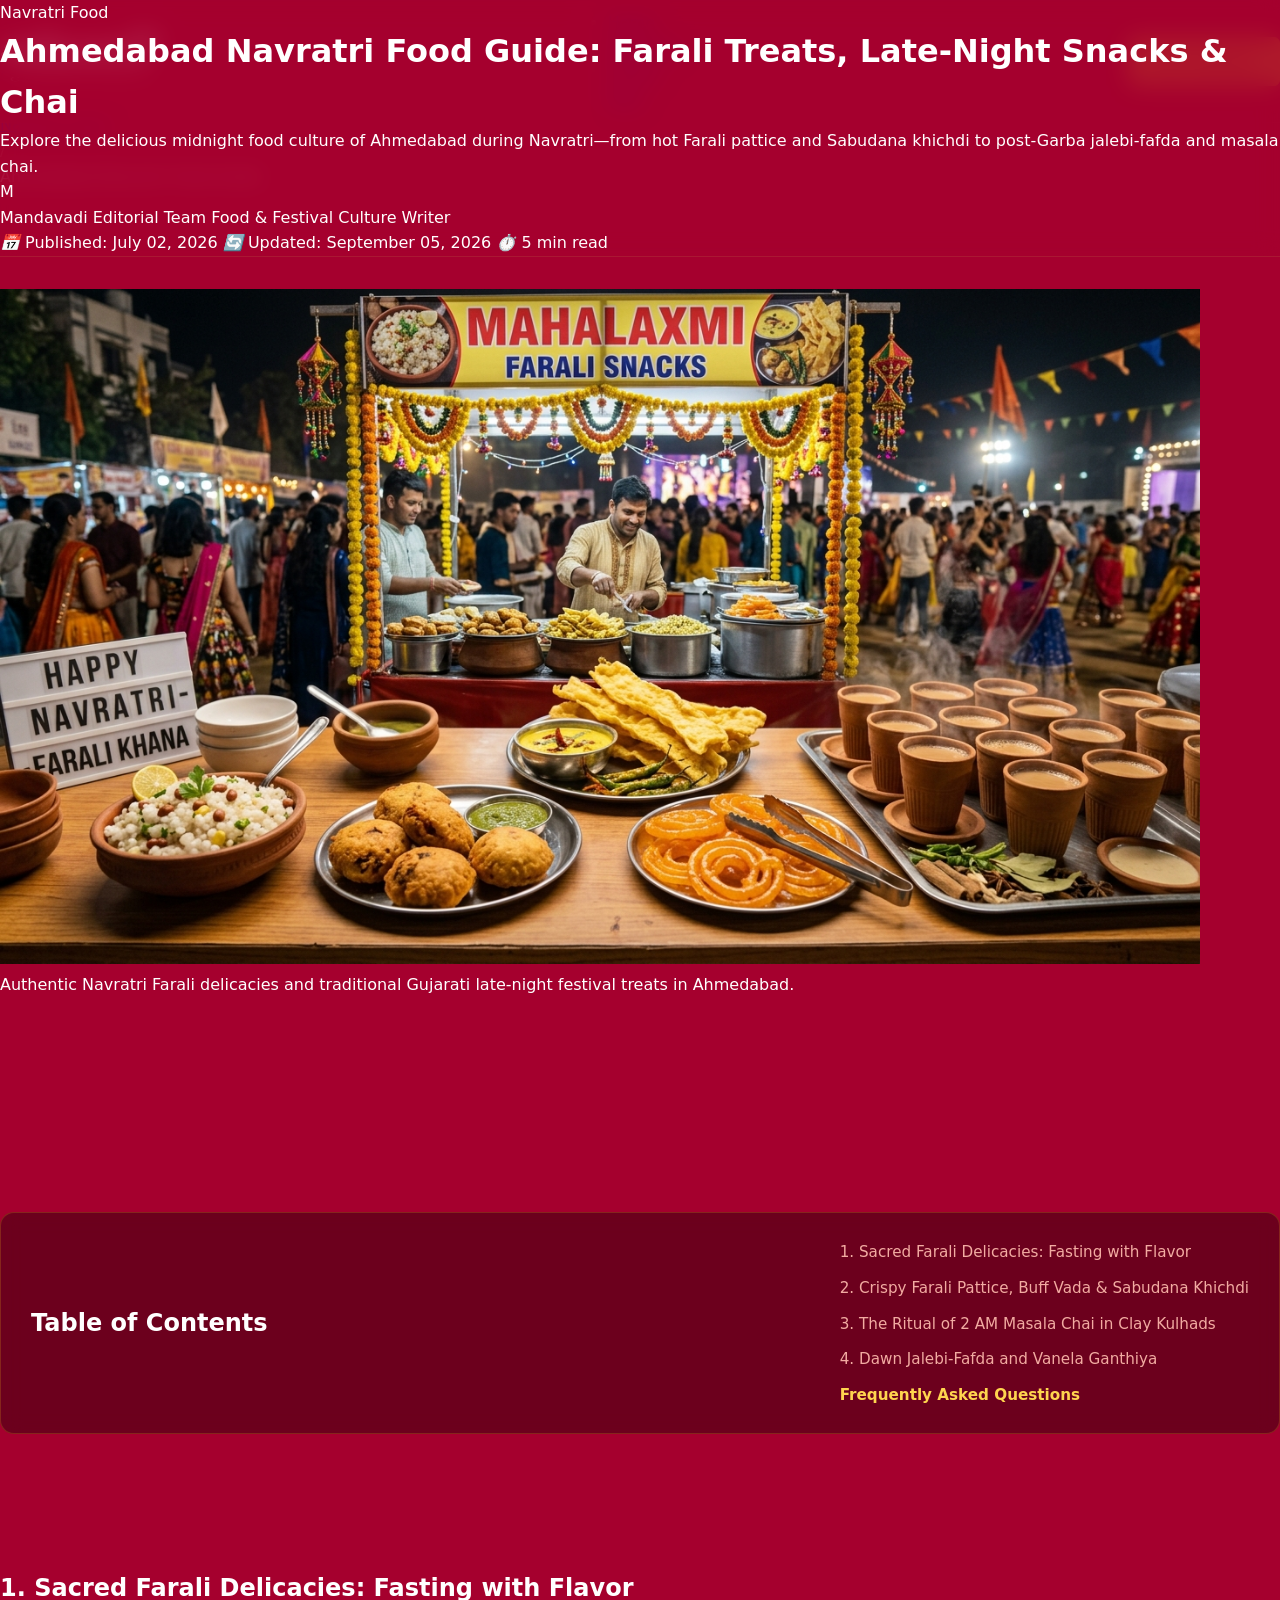
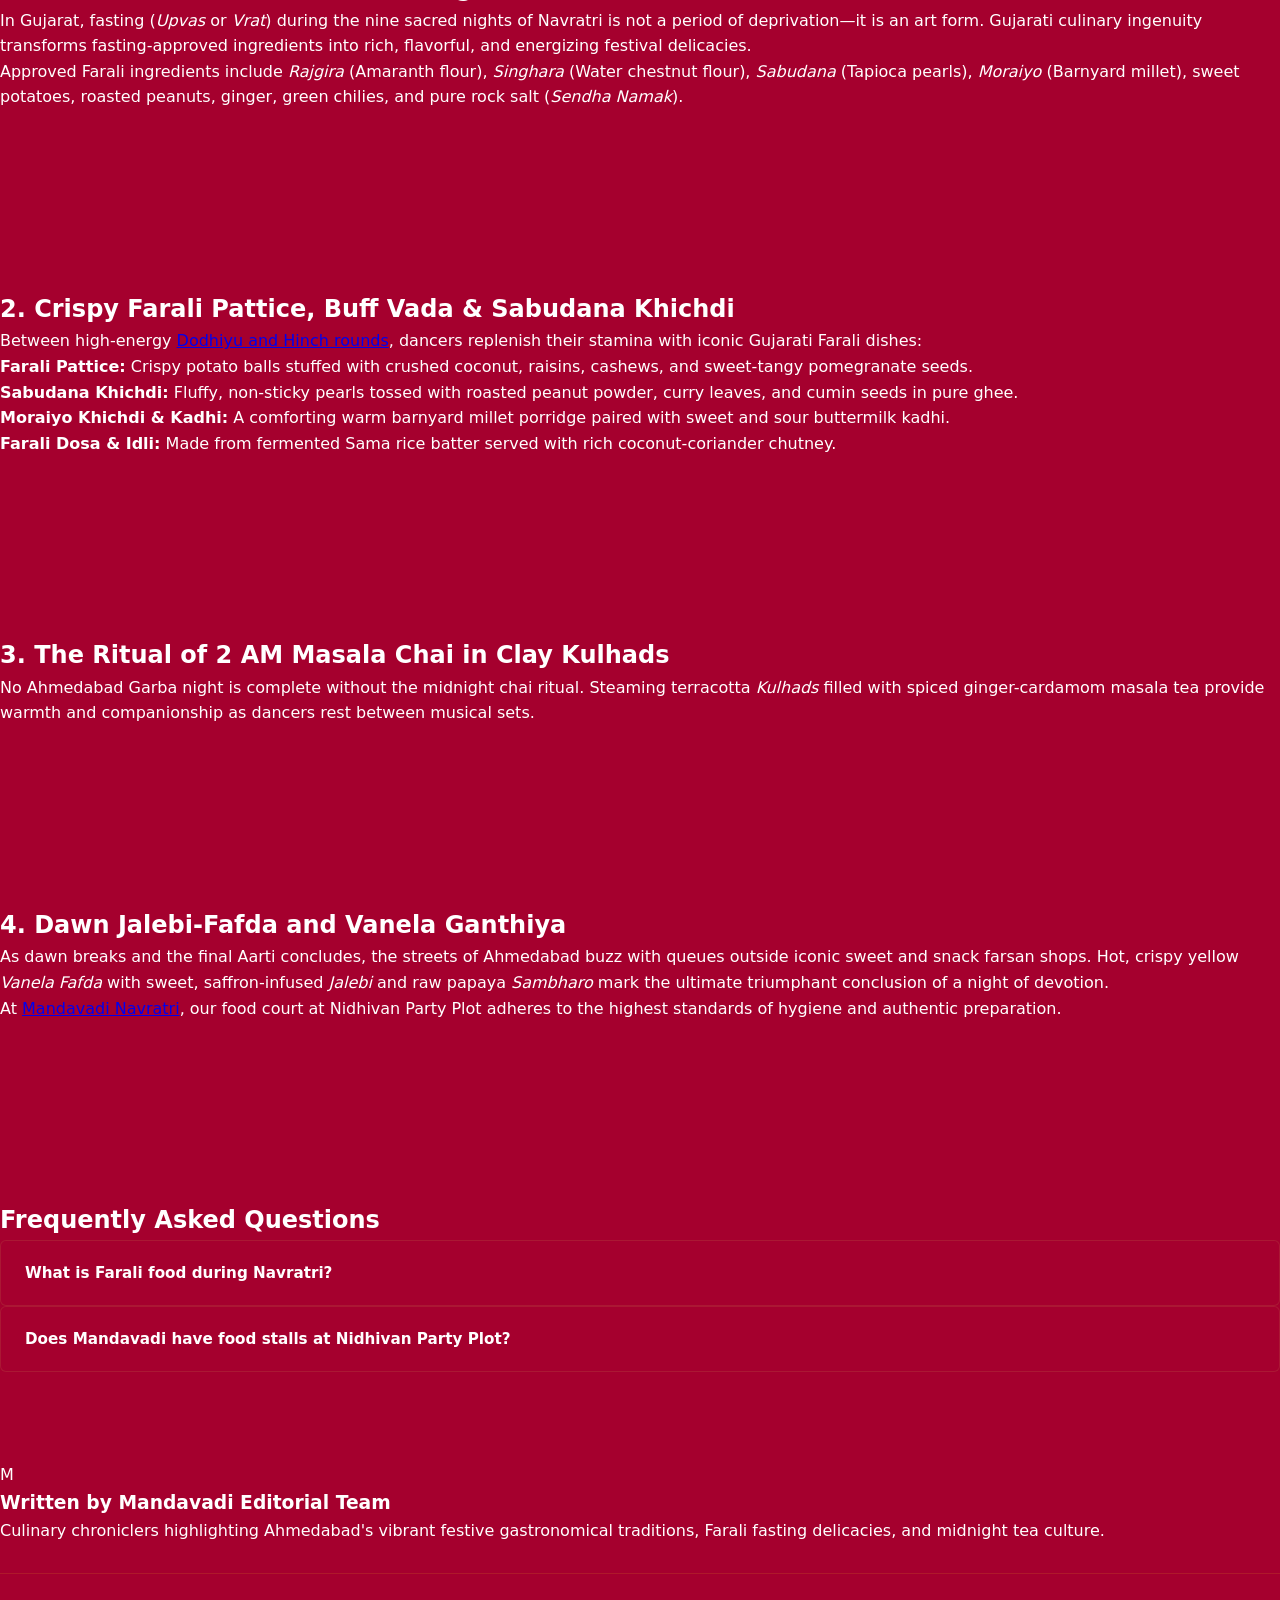
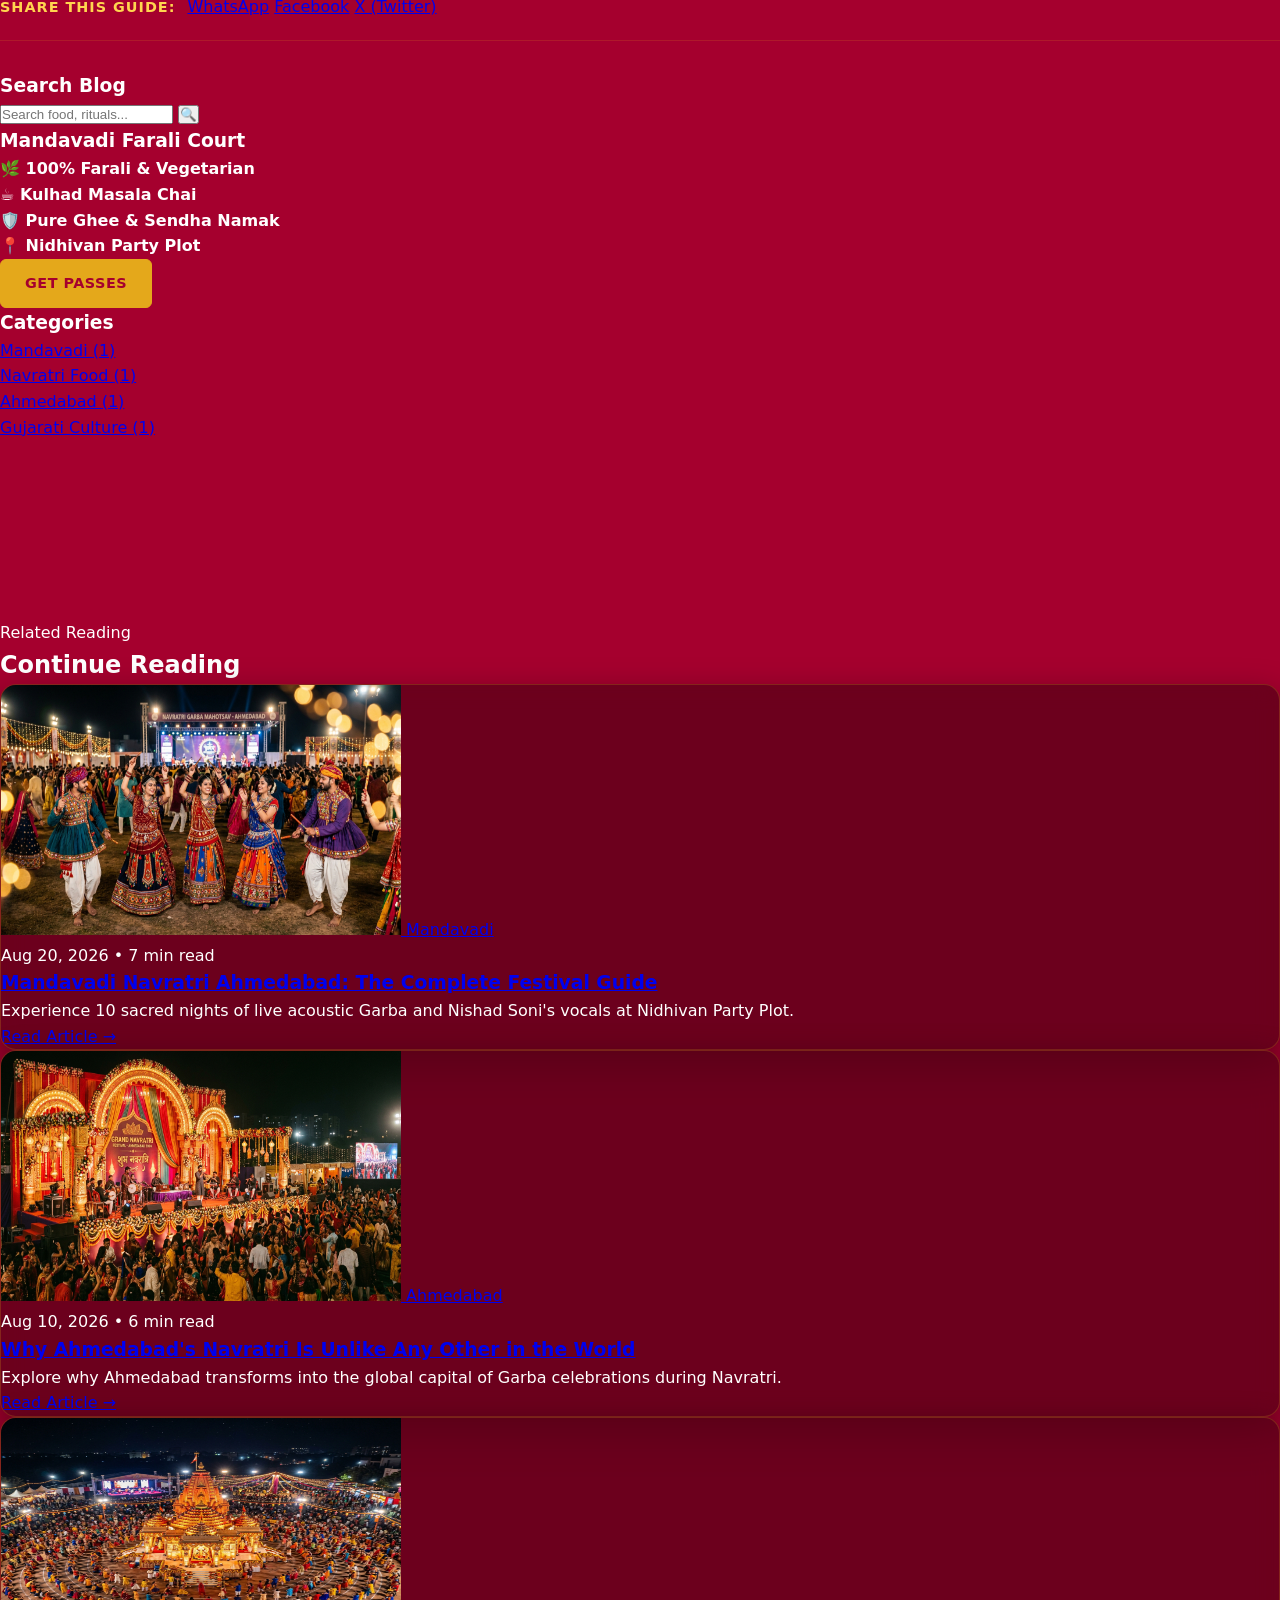
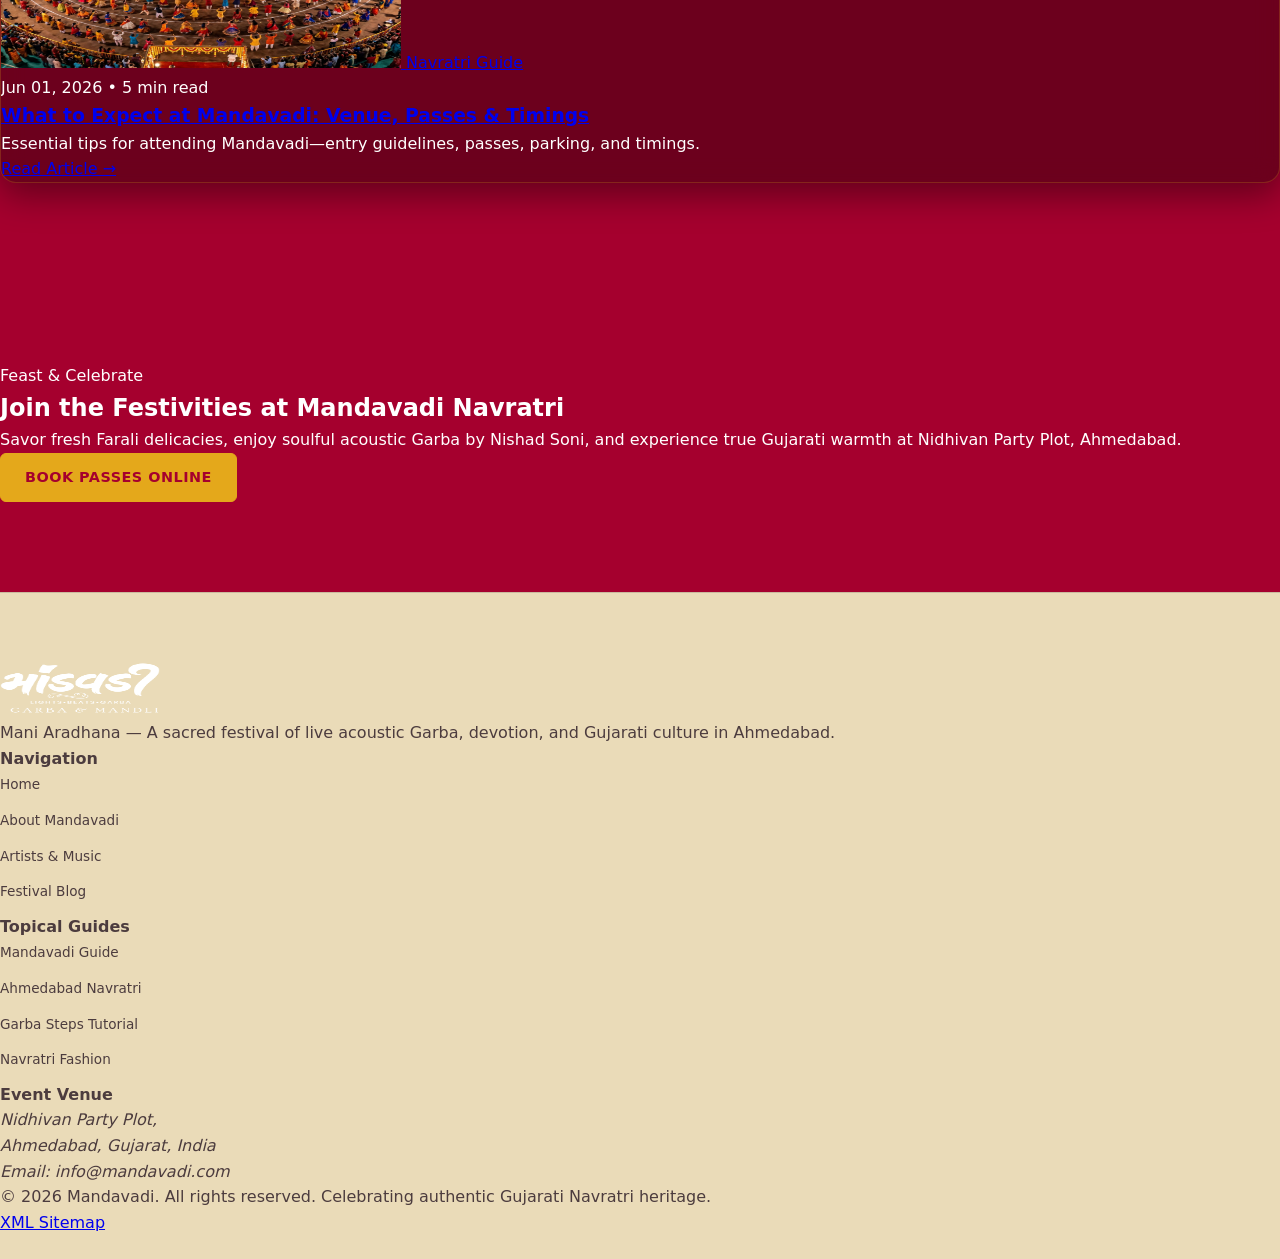
<file: blog/ahmedabad-navratri-food-farali-delicacies-guide.html>
<!DOCTYPE html>
<html lang="en">

<head>
    <meta charset="UTF-8">
    <meta name="viewport" content="width=device-width, initial-scale=1.0">
    <meta http-equiv="X-UA-Compatible" content="IE=edge">

    <title>Ahmedabad Navratri Food Guide: Best Farali Snacks &amp; Midnight Chai | Mandavadi</title>
    <meta name="description" content="Discover Ahmedabad's famous Navratri food culture. Learn about delicious Farali pattice, Sabudana khichdi, fasting snacks, and late-night food stalls across the city.">
    <meta name="keywords" content="Ahmedabad Navratri food, Farali snacks Ahmedabad, Sabudana khichdi, Farali pattice, midnight chai Ahmedabad, Navratri fasting food Gujarat">
    <meta name="author" content="Mandavadi - Mani Aradhana">
    <link rel="canonical" href="https://mandavadi.com/blog/ahmedabad-navratri-food-farali-delicacies-guide">

    <meta property="og:type" content="article">
    <meta property="og:url" content="https://mandavadi.com/blog/ahmedabad-navratri-food-farali-delicacies-guide">
    <meta property="og:title" content="Ahmedabad Navratri Food Guide: Farali Treats, Late-Night Snacks &amp; Chai">
    <meta property="og:description" content="Explore the delicious midnight food culture of Ahmedabad during Navratri—from hot Farali pattice and Sabudana khichdi to post-Garba jalebi-fafda and masala chai.">
    <meta property="og:image" content="https://mandavadi.com/assets/images/blog/ahmedabad-navratri-farali-food-culture.jpg">

    <meta name="twitter:card" content="summary_large_image">
    <meta name="twitter:title" content="Ahmedabad Navratri Food Guide: Farali Treats, Late-Night Snacks &amp; Chai">
    <meta name="twitter:description" content="Explore the delicious midnight food culture of Ahmedabad during Navratri—from hot Farali pattice and Sabudana khichdi to post-Garba jalebi-fafda and masala chai.">
    <meta name="twitter:image" content="https://mandavadi.com/assets/images/blog/ahmedabad-navratri-farali-food-culture.jpg">

    <link rel="preconnect" href="https://fonts.googleapis.com">
    <link rel="preconnect" href="https://fonts.gstatic.com" crossorigin>
    <link href="https://fonts.googleapis.com/css2?family=Mogra&family=Montserrat:ital,wght@0,400;0,500;0,600;0,700;0,800;1,400;1,700&family=Shrikhand&display=swap" rel="stylesheet">

    <link rel="stylesheet" href="../css/style.css">
    <link rel="stylesheet" href="../css/blog.css">

    <script type="application/ld+json">
    {
      "@context": "https://schema.org",
      "@graph": [
        {
          "@type": "Organization",
          "@id": "https://mandavadi.com/#organization",
          "name": "Mandavadi - Mani Aradhana",
          "url": "https://mandavadi.com/",
          "logo": "https://mandavadi.com/assets/images/Logo.png"
        },
        {
          "@type": "BreadcrumbList",
          "@id": "https://mandavadi.com/blog/ahmedabad-navratri-food-farali-delicacies-guide#breadcrumb",
          "itemListElement": [
            {
              "@type": "ListItem",
              "position": 1,
              "name": "Home",
              "item": "https://mandavadi.com/"
            },
            {
              "@type": "ListItem",
              "position": 2,
              "name": "Blog",
              "item": "https://mandavadi.com/blog"
            },
            {
              "@type": "ListItem",
              "position": 3,
              "name": "Navratri Food",
              "item": "https://mandavadi.com/blog"
            },
            {
              "@type": "ListItem",
              "position": 4,
              "name": "Ahmedabad Navratri Food Guide",
              "item": "https://mandavadi.com/blog/ahmedabad-navratri-food-farali-delicacies-guide"
            }
          ]
        },
        {
          "@type": "BlogPosting",
          "@id": "https://mandavadi.com/blog/ahmedabad-navratri-food-farali-delicacies-guide#article",
          "isPartOf": {
            "@type": "Blog",
            "@id": "https://mandavadi.com/blog"
          },
          "headline": "Ahmedabad Navratri Food Guide: Farali Treats, Late-Night Snacks & Chai",
          "description": "Discover Ahmedabad's famous Navratri food culture. Learn about delicious Farali pattice, Sabudana khichdi, fasting snacks, and late-night food stalls across the city.",
          "image": "https://mandavadi.com/assets/images/blog/ahmedabad-navratri-farali-food-culture.jpg",
          "datePublished": "2026-07-02T09:00:00+05:30",
          "dateModified": "2026-09-05T14:30:00+05:30",
          "author": {
            "@type": "Person",
            "name": "Mandavadi Editorial Team",
            "jobTitle": "Food & Festival Culture Writer"
          },
          "publisher": {
            "@id": "https://mandavadi.com/#organization"
          },
          "mainEntityOfPage": "https://mandavadi.com/blog/ahmedabad-navratri-food-farali-delicacies-guide"
        },
        {
          "@type": "FAQPage",
          "@id": "https://mandavadi.com/blog/ahmedabad-navratri-food-farali-delicacies-guide#faq",
          "mainEntity": [
            {
              "@type": "Question",
              "name": "What is Farali food during Navratri?",
              "acceptedAnswer": {
                "@type": "Answer",
                "text": "Farali food consists of fasting-approved ingredients permitted during Hindu religious fasts (Upvas/Vrat), such as buckwheat (Kuttu), water chestnut flour (Singhara), sago (Sabudana), potatoes, peanuts, rock salt (Sendha Namak), and dairy."
              }
            },
            {
              "@type": "Question",
              "name": "Does Mandavadi have food stalls at Nidhivan Party Plot?",
              "acceptedAnswer": {
                "@type": "Answer",
                "text": "Yes, Mandavadi features hygienic food courts offering fresh authentic Farali snacks, traditional Gujarati refreshments, fruit juices, and piping-hot masala chai."
              }
            }
          ]
        }
      ]
    }
    </script>
</head>

<body class="blog-article-body">

    <header class="site-header">
        <nav class="nav-container" aria-label="Main Navigation">
            <a href="../index.html" class="logo-link" aria-label="Mandavadi Home">
                <img src="../assets/images/Logo.png" alt="Mandavadi Logo" class="site-logo" width="160" height="50">
            </a>
            <ul class="nav-menu" id="nav-menu">
                <li><a href="../index.html" class="nav-link">Home</a></li>
                <li><a href="../about-us.html" class="nav-link">About Us</a></li>
                <li><a href="../artists.html" class="nav-link">Artists</a></li>
                <li><a href="../blog.html" class="nav-link active">Blog</a></li>
            </ul>
            <div class="nav-actions">
                <a href="../index.html#passes" class="btn btn-primary nav-cta">Get Passes</a>
            </div>
        </nav>
    </header>

    <div class="reading-progress-bar" id="readingProgressBar" aria-hidden="true"></div>

    <main id="main-content" class="article-page-layout">
        
        <nav class="article-breadcrumbs-container" aria-label="Breadcrumb">
            <div class="article-container">
                <ol class="article-breadcrumbs">
                    <li><a href="../index.html">Home</a></li>
                    <li><span class="breadcrumb-separator">/</span></li>
                    <li><a href="../blog.html">Blog</a></li>
                    <li><span class="breadcrumb-separator">/</span></li>
                    <li><a href="../blog.html?category=navratri-food">Navratri Food</a></li>
                    <li><span class="breadcrumb-separator">/</span></li>
                    <li aria-current="page">Ahmedabad Navratri Food Guide</li>
                </ol>
            </div>
        </nav>

        <header class="article-header-section">
            <div class="article-container">
                <div class="article-category-badge-wrap">
                    <span class="blog-category-tag tag-navratri-food">Navratri Food</span>
                </div>
                
                <h1 class="article-main-title">Ahmedabad Navratri Food Guide: Farali Treats, Late-Night Snacks &amp; Chai</h1>
                
                <p class="article-lead-subtitle">
                    Explore the delicious midnight food culture of Ahmedabad during Navratri—from hot Farali pattice and Sabudana khichdi to post-Garba jalebi-fafda and masala chai.
                </p>

                <div class="article-meta-bar">
                    <div class="meta-author-group">
                        <div class="author-avatar-circle" aria-hidden="true">M</div>
                        <div class="author-details-text">
                            <span class="author-name">Mandavadi Editorial Team</span>
                            <span class="author-title">Food &amp; Festival Culture Writer</span>
                        </div>
                    </div>
                    <div class="meta-timing-group">
                        <span class="meta-item"><i class="meta-icon" aria-hidden="true">📅</i> Published: <time datetime="2026-07-02">July 02, 2026</time></span>
                        <span class="meta-item"><i class="meta-icon" aria-hidden="true">🔄</i> Updated: <time datetime="2026-09-05">September 05, 2026</time></span>
                        <span class="meta-item"><i class="meta-icon" aria-hidden="true">⏱️</i> 5 min read</span>
                    </div>
                </div>
            </div>
        </header>

        <section class="article-hero-media" aria-label="Featured Image">
            <div class="article-container">
                <figure class="article-featured-figure">
                    <img src="../assets/images/blog/ahmedabad-navratri-farali-food-culture.jpg" 
                         alt="Traditional Gujarati Navratri Farali food spread with Sabudana Khichdi, Farali Pattice, and Kulhad Chai in Ahmedabad" 
                         class="article-featured-img" 
                         width="1200" 
                         height="675"
                         loading="eager"
                         fetchpriority="high">
                    <figcaption class="article-img-caption">
                        Authentic Navratri Farali delicacies and traditional Gujarati late-night festival treats in Ahmedabad.
                    </figcaption>
                </figure>
            </div>
        </section>

        <section class="article-content-section">
            <div class="article-container article-layout-grid">
                
                <article class="article-rich-text">
                    
                    <nav class="article-toc-box" aria-label="Table of Contents">
                        <h2 class="toc-heading">Table of Contents</h2>
                        <ol class="toc-list">
                            <li><a href="#farali-fasting-specialties">1. Sacred Farali Delicacies: Fasting with Flavor</a></li>
                            <li><a href="#sabudana-khichdi-pattice">2. Crispy Farali Pattice, Buff Vada &amp; Sabudana Khichdi</a></li>
                            <li><a href="#midnight-chai-kulhads">3. The Ritual of 2 AM Masala Chai in Clay Kulhads</a></li>
                            <li><a href="#post-garba-fafda-jalebi">4. Dawn Jalebi-Fafda and Vanela Ganthiya</a></li>
                            <li><a href="#food-faqs">Frequently Asked Questions</a></li>
                        </ol>
                    </nav>

                    <section id="farali-fasting-specialties" class="article-chapter">
                        <h2>1. Sacred Farali Delicacies: Fasting with Flavor</h2>
                        <p>
                            In Gujarat, fasting (<em>Upvas</em> or <em>Vrat</em>) during the nine sacred nights of Navratri is not a period of deprivation—it is an art form. Gujarati culinary ingenuity transforms fasting-approved ingredients into rich, flavorful, and energizing festival delicacies.
                        </p>
                        <p>
                            Approved Farali ingredients include <em>Rajgira</em> (Amaranth flour), <em>Singhara</em> (Water chestnut flour), <em>Sabudana</em> (Tapioca pearls), <em>Moraiyo</em> (Barnyard millet), sweet potatoes, roasted peanuts, ginger, green chilies, and pure rock salt (<em>Sendha Namak</em>).
                        </p>
                    </section>

                    <section id="sabudana-khichdi-pattice" class="article-chapter">
                        <h2>2. Crispy Farali Pattice, Buff Vada &amp; Sabudana Khichdi</h2>
                        <p>
                            Between high-energy <a href="garba-dance-steps-basics-guide.html" class="text-link">Dodhiyu and Hinch rounds</a>, dancers replenish their stamina with iconic Gujarati Farali dishes:
                        </p>
                        <ul class="styled-bullet-list">
                            <li><strong>Farali Pattice:</strong> Crispy potato balls stuffed with crushed coconut, raisins, cashews, and sweet-tangy pomegranate seeds.</li>
                            <li><strong>Sabudana Khichdi:</strong> Fluffy, non-sticky pearls tossed with roasted peanut powder, curry leaves, and cumin seeds in pure ghee.</li>
                            <li><strong>Moraiyo Khichdi &amp; Kadhi:</strong> A comforting warm barnyard millet porridge paired with sweet and sour buttermilk kadhi.</li>
                            <li><strong>Farali Dosa &amp; Idli:</strong> Made from fermented Sama rice batter served with rich coconut-coriander chutney.</li>
                        </ul>
                    </section>

                    <section id="midnight-chai-kulhads" class="article-chapter">
                        <h2>3. The Ritual of 2 AM Masala Chai in Clay Kulhads</h2>
                        <p>
                            No Ahmedabad Garba night is complete without the midnight chai ritual. Steaming terracotta <em>Kulhads</em> filled with spiced ginger-cardamom masala tea provide warmth and companionship as dancers rest between musical sets.
                        </p>
                    </section>

                    <section id="post-garba-fafda-jalebi" class="article-chapter">
                        <h2>4. Dawn Jalebi-Fafda and Vanela Ganthiya</h2>
                        <p>
                            As dawn breaks and the final Aarti concludes, the streets of Ahmedabad buzz with queues outside iconic sweet and snack farsan shops. Hot, crispy yellow <em>Vanela Fafda</em> with sweet, saffron-infused <em>Jalebi</em> and raw papaya <em>Sambharo</em> mark the ultimate triumphant conclusion of a night of devotion.
                        </p>
                        <p>
                            At <a href="mandavadi-navratri-ahmedabad-guide.html" class="text-link">Mandavadi Navratri</a>, our food court at Nidhivan Party Plot adheres to the highest standards of hygiene and authentic preparation.
                        </p>
                    </section>

                    <section id="food-faqs" class="article-chapter faq-section-block">
                        <h2>Frequently Asked Questions</h2>
                        <div class="faq-accordion-group">
                            <details class="faq-item" open>
                                <summary class="faq-question">What is Farali food during Navratri?</summary>
                                <div class="faq-answer">
                                    <p>Farali food consists of fasting-approved ingredients permitted during Hindu religious fasts (Upvas/Vrat), such as buckwheat (Kuttu), water chestnut flour (Singhara), sago (Sabudana), potatoes, peanuts, rock salt (Sendha Namak), and dairy.</p>
                                </div>
                            </details>
                            <details class="faq-item">
                                <summary class="faq-question">Does Mandavadi have food stalls at Nidhivan Party Plot?</summary>
                                <div class="faq-answer">
                                    <p>Yes, Mandavadi features hygienic food courts offering fresh authentic Farali snacks, traditional Gujarati refreshments, fruit juices, and piping-hot masala chai.</p>
                                </div>
                            </details>
                        </div>
                    </section>

                    <div class="author-bio-card">
                        <div class="bio-avatar-circle" aria-hidden="true">M</div>
                        <div class="bio-content">
                            <h3 class="bio-name">Written by Mandavadi Editorial Team</h3>
                            <p class="bio-text">
                                Culinary chroniclers highlighting Ahmedabad's vibrant festive gastronomical traditions, Farali fasting delicacies, and midnight tea culture.
                            </p>
                        </div>
                    </div>

                    <div class="article-share-bar">
                        <span class="share-label">Share this guide:</span>
                        <div class="share-buttons">
                            <a href="https://api.whatsapp.com/send?text=Ahmedabad%20Navratri%20Food%20Guide%20https://mandavadi.com/blog/ahmedabad-navratri-food-farali-delicacies-guide" target="_blank" rel="noopener noreferrer" class="btn-share share-wa" aria-label="Share on WhatsApp">WhatsApp</a>
                            <a href="https://www.facebook.com/sharer/sharer.php?u=https://mandavadi.com/blog/ahmedabad-navratri-food-farali-delicacies-guide" target="_blank" rel="noopener noreferrer" class="btn-share share-fb" aria-label="Share on Facebook">Facebook</a>
                            <a href="https://twitter.com/intent/tweet?text=Ahmedabad%20Navratri%20Food%20Guide&url=https://mandavadi.com/blog/ahmedabad-navratri-food-farali-delicacies-guide" target="_blank" rel="noopener noreferrer" class="btn-share share-tw" aria-label="Share on X">X (Twitter)</a>
                        </div>
                    </div>

                </article>

                <aside class="article-sidebar" aria-label="Article Sidebar">
                    <div class="sidebar-widget search-widget">
                        <h3 class="widget-title">Search Blog</h3>
                        <form action="../blog.html" method="GET" class="sidebar-search-form">
                            <input type="text" name="search" placeholder="Search food, rituals..." class="sidebar-search-input" aria-label="Search articles">
                            <button type="submit" class="sidebar-search-btn" aria-label="Submit search">🔍</button>
                        </form>
                    </div>

                    <div class="sidebar-widget info-card-widget">
                        <h3 class="widget-title">Mandavadi Farali Court</h3>
                        <ul class="widget-meta-list">
                            <li><strong>🌿 100% Farali &amp; Vegetarian</strong></li>
                            <li><strong>☕ Kulhad Masala Chai</strong></li>
                            <li><strong>🛡️ Pure Ghee &amp; Sendha Namak</strong></li>
                            <li><strong>📍 Nidhivan Party Plot</strong></li>
                        </ul>
                        <a href="../index.html#passes" class="btn btn-primary btn-block">Get Passes</a>
                    </div>

                    <div class="sidebar-widget categories-widget">
                        <h3 class="widget-title">Categories</h3>
                        <ul class="sidebar-category-list">
                            <li><a href="../blog.html?category=mandavadi">Mandavadi <span>(1)</span></a></li>
                            <li><a href="../blog.html?category=navratri-food">Navratri Food <span>(1)</span></a></li>
                            <li><a href="../blog.html?category=ahmedabad">Ahmedabad <span>(1)</span></a></li>
                            <li><a href="../blog.html?category=gujarati-culture">Gujarati Culture <span>(1)</span></a></li>
                        </ul>
                    </div>
                </aside>

            </div>
        </section>

        <section class="related-articles-section" aria-label="Related Articles">
            <div class="article-container">
                <div class="section-header-wrap">
                    <span class="section-kicker">Related Reading</span>
                    <h2 class="section-heading">Continue Reading</h2>
                </div>

                <div class="related-cards-grid">
                    <article class="blog-card">
                        <a href="mandavadi-navratri-ahmedabad-guide.html" class="card-media-link">
                            <img src="../assets/images/blog/mandavadi-navratri-garba-ahmedabad.jpg" alt="Mandavadi Navratri Guide" class="card-thumb" width="400" height="250" loading="lazy">
                            <span class="card-badge">Mandavadi</span>
                        </a>
                        <div class="card-content">
                            <div class="card-meta"><span>Aug 20, 2026</span> • <span>7 min read</span></div>
                            <h3 class="card-title"><a href="mandavadi-navratri-ahmedabad-guide.html">Mandavadi Navratri Ahmedabad: The Complete Festival Guide</a></h3>
                            <p class="card-excerpt">Experience 10 sacred nights of live acoustic Garba and Nishad Soni's vocals at Nidhivan Party Plot.</p>
                            <a href="mandavadi-navratri-ahmedabad-guide.html" class="card-cta">Read Article →</a>
                        </div>
                    </article>

                    <article class="blog-card">
                        <a href="ahmedabad-navratri-garba-experience-guide.html" class="card-media-link">
                            <img src="../assets/images/artists/stage-atmosphere.jpg" alt="Ahmedabad Navratri Experience Guide" class="card-thumb" width="400" height="250" loading="lazy">
                            <span class="card-badge">Ahmedabad</span>
                        </a>
                        <div class="card-content">
                            <div class="card-meta"><span>Aug 10, 2026</span> • <span>6 min read</span></div>
                            <h3 class="card-title"><a href="ahmedabad-navratri-garba-experience-guide.html">Why Ahmedabad's Navratri Is Unlike Any Other in the World</a></h3>
                            <p class="card-excerpt">Explore why Ahmedabad transforms into the global capital of Garba celebrations during Navratri.</p>
                            <a href="ahmedabad-navratri-garba-experience-guide.html" class="card-cta">Read Article →</a>
                        </div>
                    </article>

                    <article class="blog-card">
                        <a href="what-to-expect-at-mandavadi-first-timer-guide.html" class="card-media-link">
                            <img src="../assets/images/about_venue.png" alt="What to Expect at Mandavadi" class="card-thumb" width="400" height="250" loading="lazy">
                            <span class="card-badge">Navratri Guide</span>
                        </a>
                        <div class="card-content">
                            <div class="card-meta"><span>Jun 01, 2026</span> • <span>5 min read</span></div>
                            <h3 class="card-title"><a href="what-to-expect-at-mandavadi-first-timer-guide.html">What to Expect at Mandavadi: Venue, Passes &amp; Timings</a></h3>
                            <p class="card-excerpt">Essential tips for attending Mandavadi—entry guidelines, passes, parking, and timings.</p>
                            <a href="what-to-expect-at-mandavadi-first-timer-guide.html" class="card-cta">Read Article →</a>
                        </div>
                    </article>
                </div>
            </div>
        </section>

        <section class="festival-cta-banner" aria-label="Event Registration CTA">
            <div class="article-container cta-banner-inner">
                <div class="cta-content-column">
                    <span class="cta-kicker">Feast &amp; Celebrate</span>
                    <h2 class="cta-heading">Join the Festivities at Mandavadi Navratri</h2>
                    <p class="cta-subtext">
                        Savor fresh Farali delicacies, enjoy soulful acoustic Garba by Nishad Soni, and experience true Gujarati warmth at Nidhivan Party Plot, Ahmedabad.
                    </p>
                </div>
                <div class="cta-actions-column">
                    <a href="../index.html#passes" class="btn btn-primary btn-large">Book Passes Online</a>
                </div>
            </div>
        </section>

    </main>

    <footer class="site-footer">
        <div class="footer-container">
            <div class="footer-top-grid">
                <div class="footer-brand-col">
                    <img src="../assets/images/Logo.png" alt="Mandavadi Logo" class="footer-logo" width="160" height="50">
                    <p class="footer-tagline">Mani Aradhana — A sacred festival of live acoustic Garba, devotion, and Gujarati culture in Ahmedabad.</p>
                </div>
                <div class="footer-nav-col">
                    <h4 class="footer-col-title">Navigation</h4>
                    <ul class="footer-links">
                        <li><a href="../index.html">Home</a></li>
                        <li><a href="../about-us.html">About Mandavadi</a></li>
                        <li><a href="../artists.html">Artists &amp; Music</a></li>
                        <li><a href="../blog.html">Festival Blog</a></li>
                    </ul>
                </div>
                <div class="footer-nav-col">
                    <h4 class="footer-col-title">Topical Guides</h4>
                    <ul class="footer-links">
                        <li><a href="mandavadi-navratri-ahmedabad-guide.html">Mandavadi Guide</a></li>
                        <li><a href="ahmedabad-navratri-garba-experience-guide.html">Ahmedabad Navratri</a></li>
                        <li><a href="garba-dance-steps-basics-guide.html">Garba Steps Tutorial</a></li>
                        <li><a href="navratri-fashion-chaniya-choli-styling-guide.html">Navratri Fashion</a></li>
                    </ul>
                </div>
                <div class="footer-contact-col">
                    <h4 class="footer-col-title">Event Venue</h4>
                    <address class="footer-address">
                        Nidhivan Party Plot,<br>
                        Ahmedabad, Gujarat, India<br>
                        Email: info@mandavadi.com
                    </address>
                </div>
            </div>
            <div class="footer-bottom-bar">
                <p>&copy; 2026 Mandavadi. All rights reserved. Celebrating authentic Gujarati Navratri heritage.</p>
                <div class="footer-legal-links">
                    <a href="../sitemap.xml">XML Sitemap</a>
                </div>
            </div>
        </div>
    </footer>

    <script src="../js/blog-data.js"></script>
    <script src="../js/blog.js"></script>
</body>
</html>
</file>
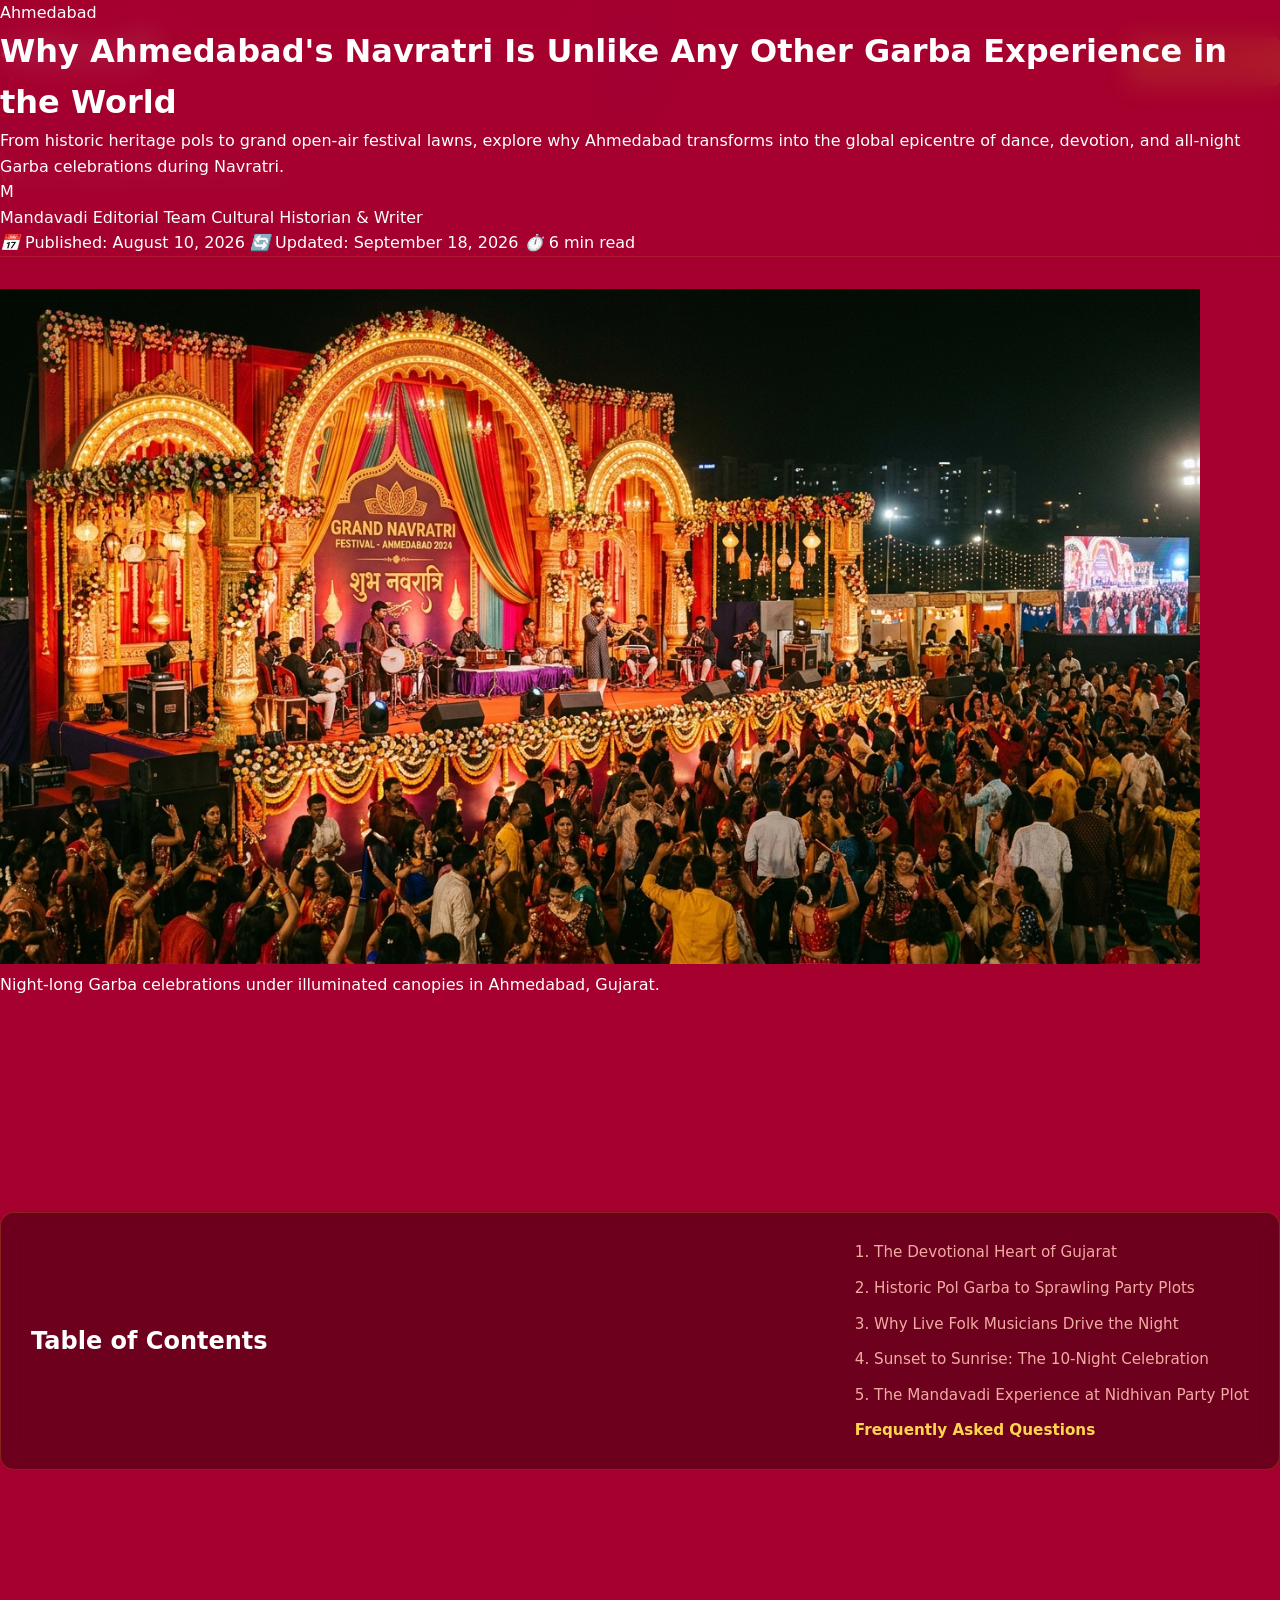
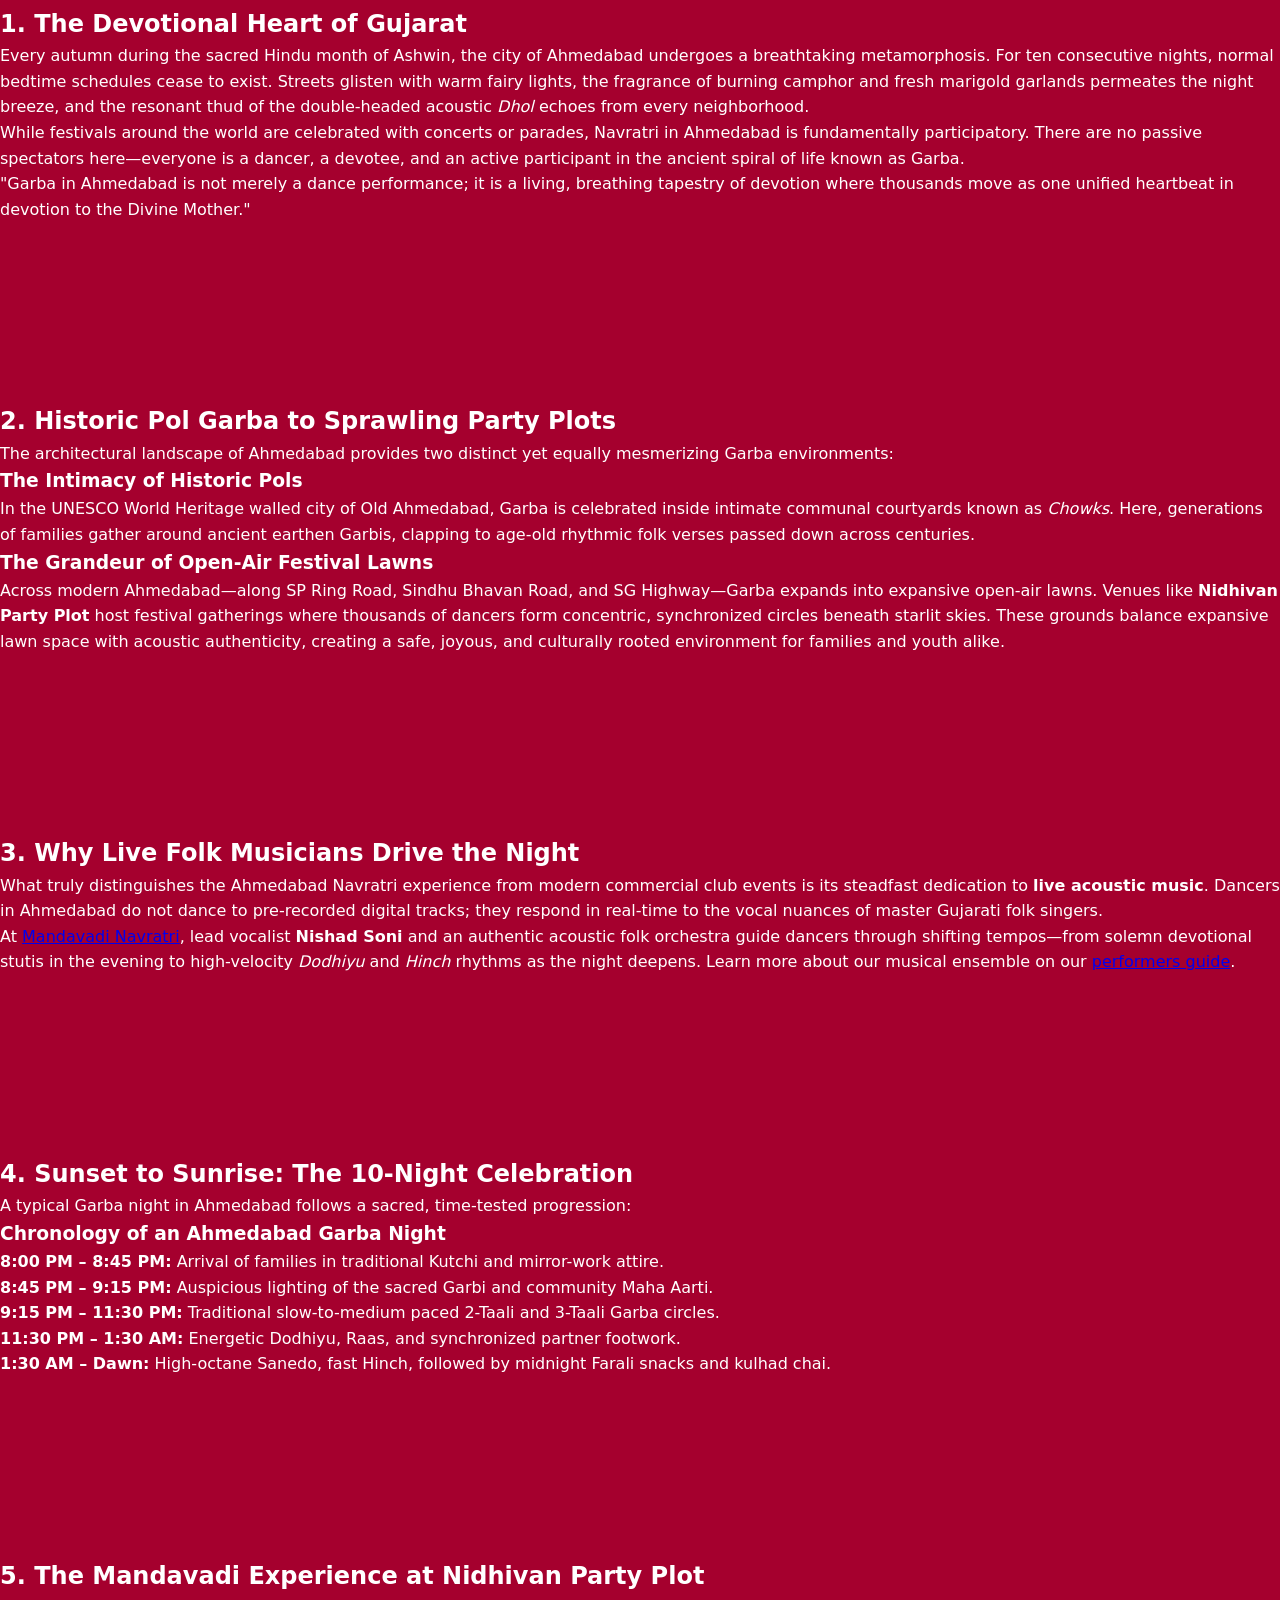
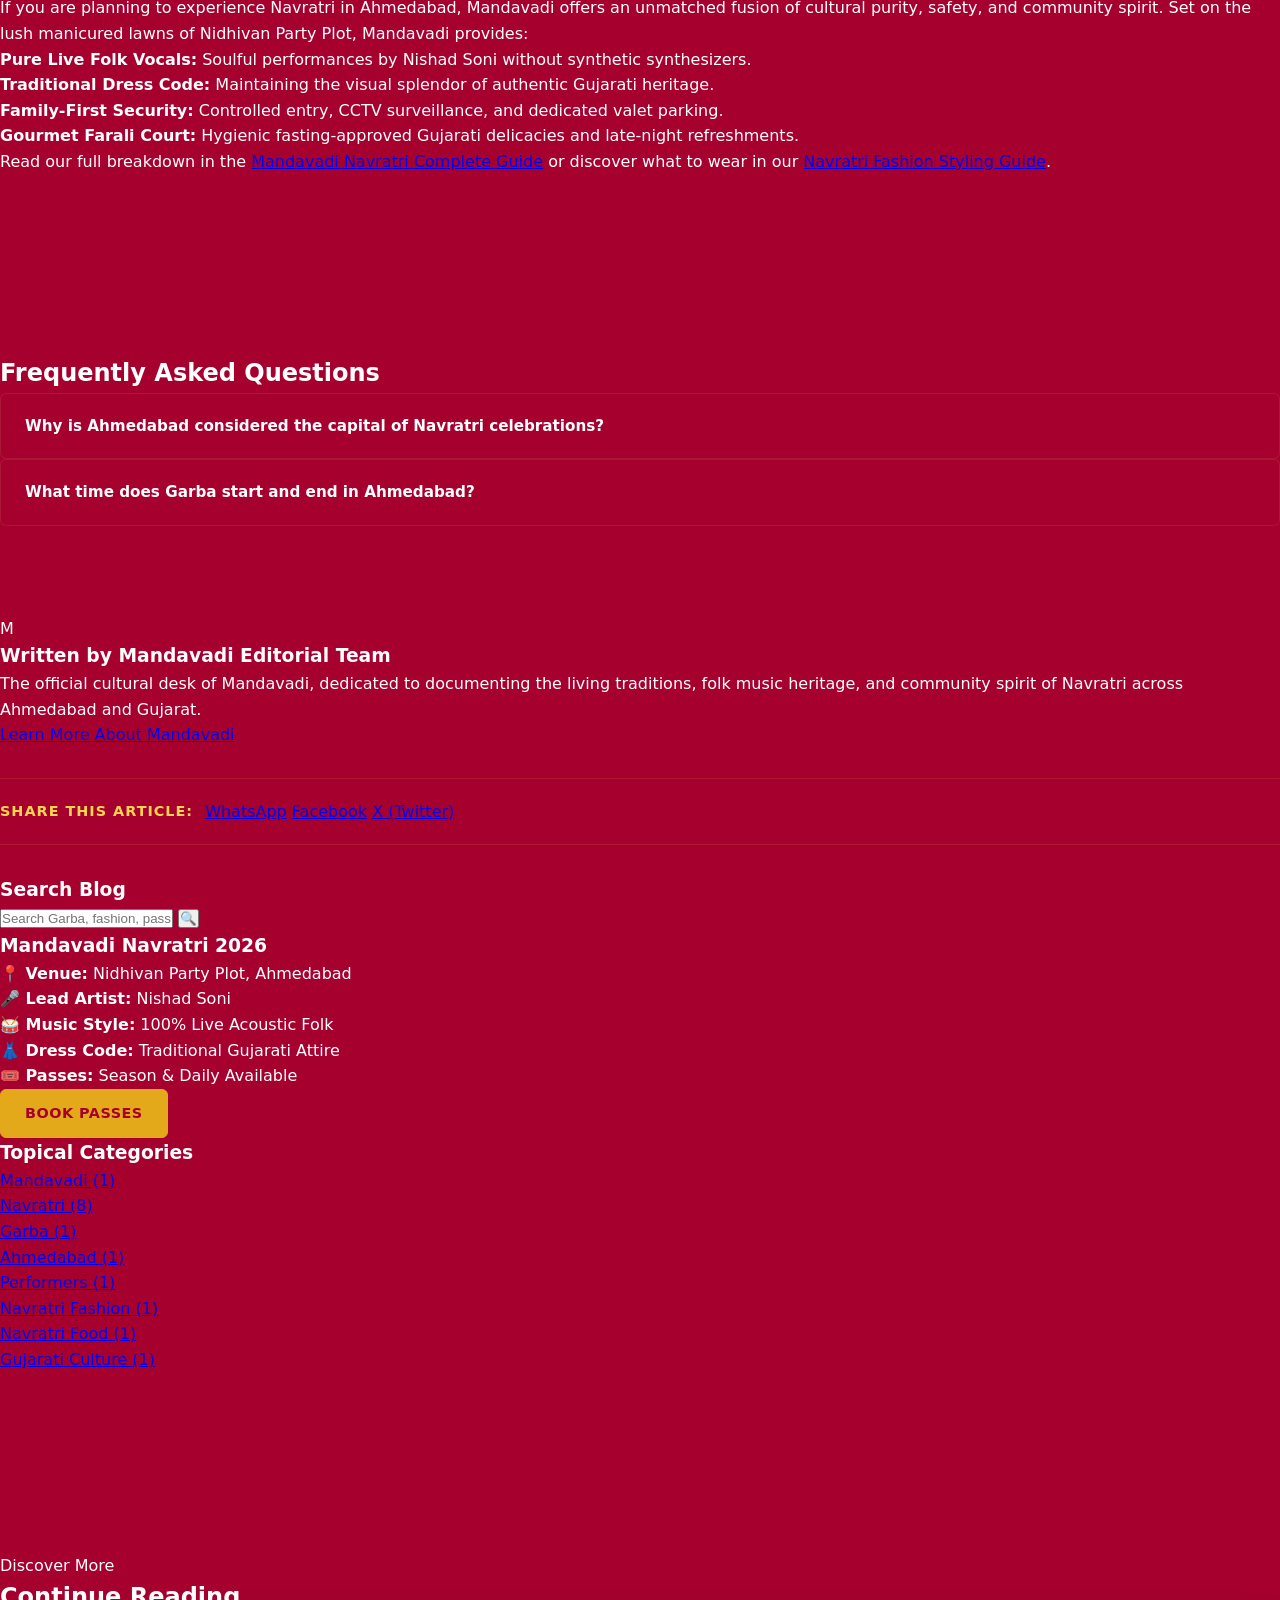
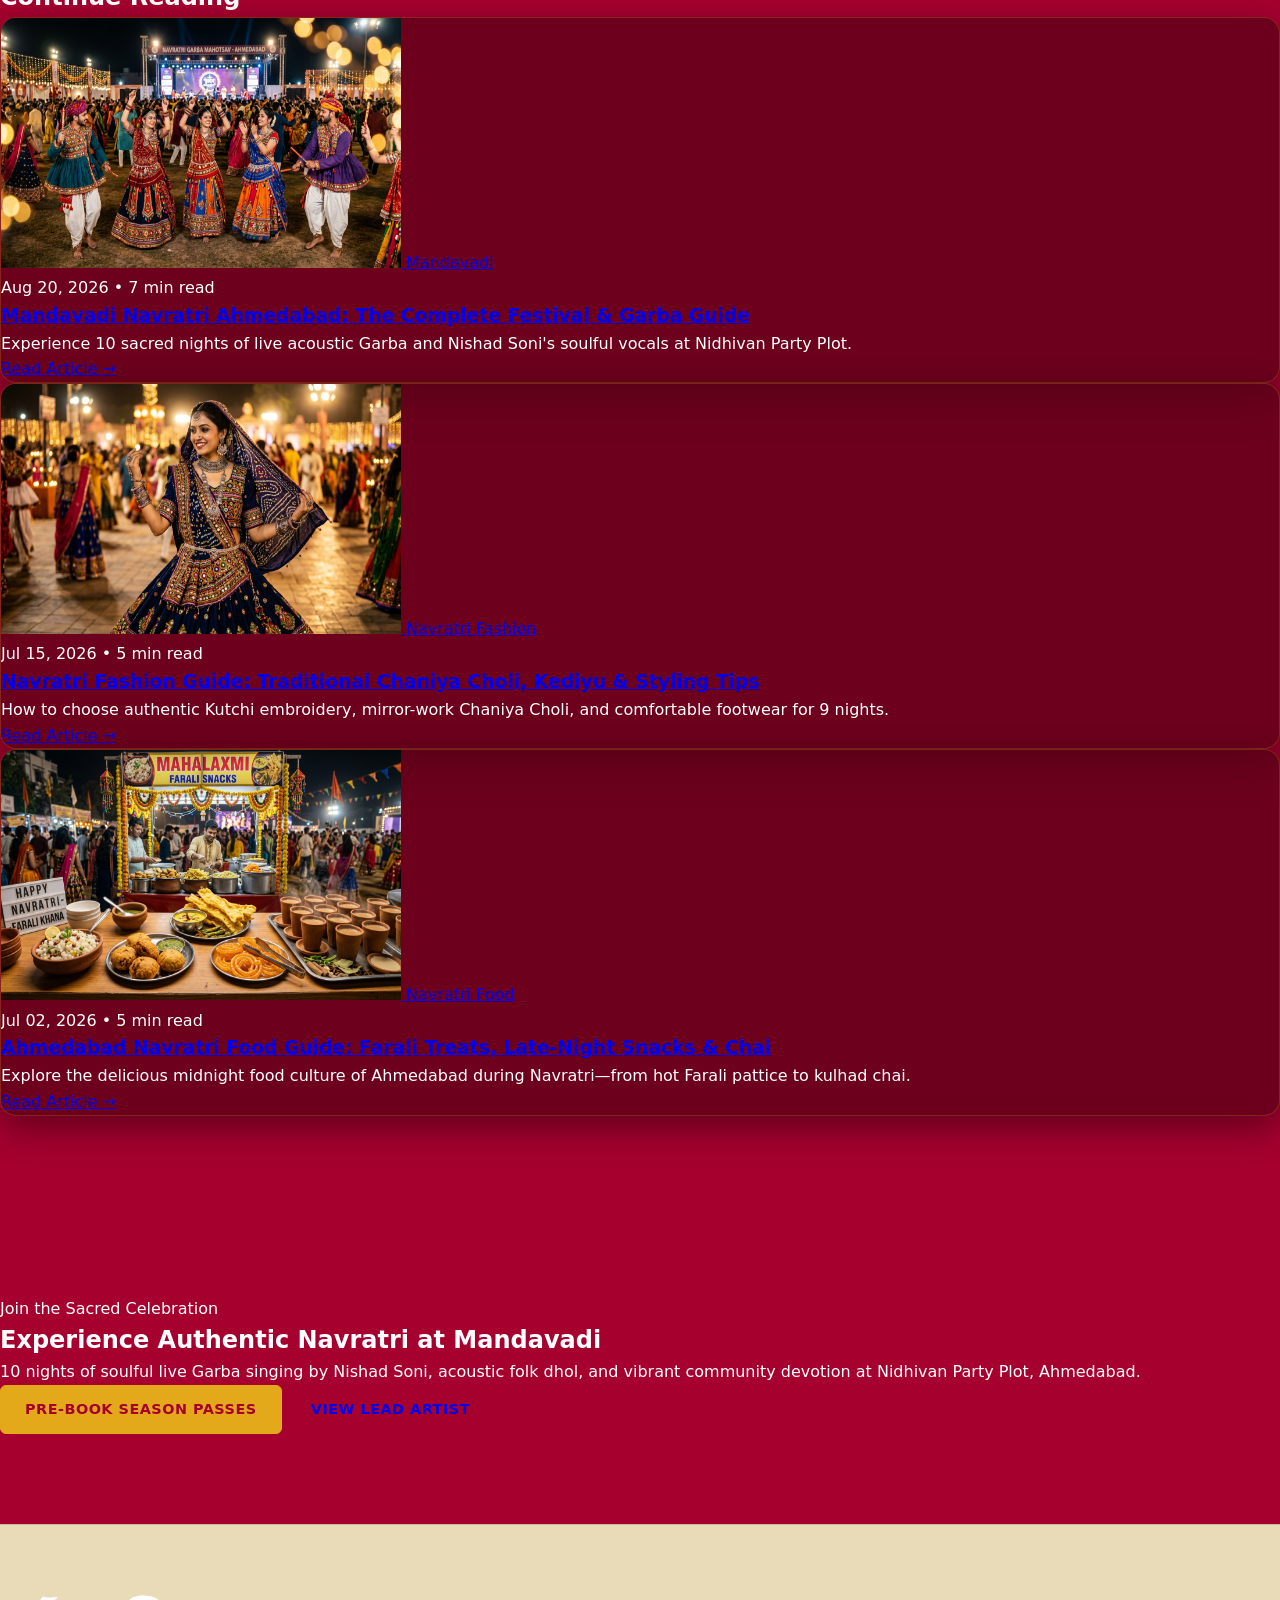
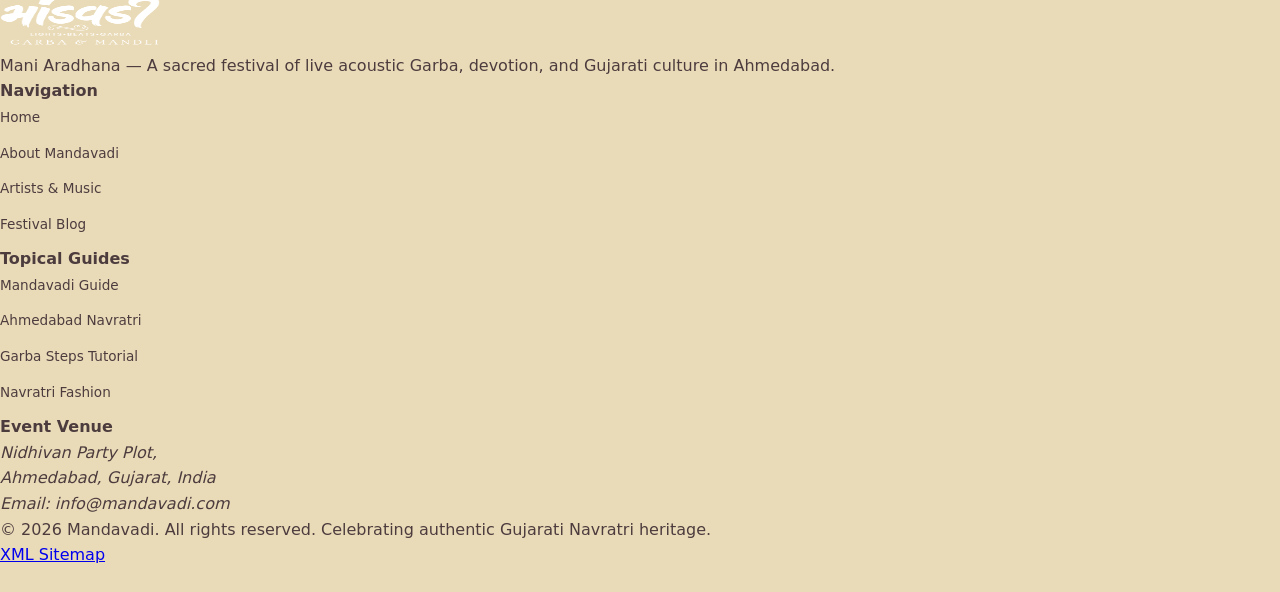
<file: blog/ahmedabad-navratri-garba-experience-guide.html>
<!DOCTYPE html>
<html lang="en">

<head>
    <!-- Meta Charset & Viewport -->
    <meta charset="UTF-8">
    <meta name="viewport" content="width=device-width, initial-scale=1.0">
    <meta http-equiv="X-UA-Compatible" content="IE=edge">

    <!-- SEO Title & Meta Description -->
    <title>Why Ahmedabad Navratri is the World's Best Garba Experience | Mandavadi</title>
    <meta name="description" content="Explore why Navratri in Ahmedabad is world-famous. Learn about night-long Garba circles, traditional live vocalists, vibrant Chaniya Cholis, and sacred Aarti.">
    <meta name="keywords" content="Ahmedabad Navratri, Garba in Ahmedabad, Ahmedabad Garba nights, Navratri festival Ahmedabad, Gujarati culture, Mandavadi Garba, night long Garba Ahmedabad">
    <meta name="author" content="Mandavadi - Mani Aradhana">
    <link rel="canonical" href="https://mandavadi.com/blog/ahmedabad-navratri-garba-experience-guide">

    <!-- Open Graph / Facebook -->
    <meta property="og:type" content="article">
    <meta property="og:url" content="https://mandavadi.com/blog/ahmedabad-navratri-garba-experience-guide">
    <meta property="og:title" content="Why Ahmedabad's Navratri Is Unlike Any Other Garba Experience in the World">
    <meta property="og:description" content="From historic pols to grand open-air lawns, explore why Ahmedabad transforms into the global capital of dance, devotion, and all-night Garba celebrations during Navratri.">
    <meta property="og:image" content="https://mandavadi.com/assets/images/artists/stage-atmosphere.jpg">

    <!-- Twitter / X Card -->
    <meta name="twitter:card" content="summary_large_image">
    <meta name="twitter:title" content="Why Ahmedabad's Navratri Is Unlike Any Other Garba Experience in the World">
    <meta name="twitter:description" content="From historic pols to grand open-air lawns, explore why Ahmedabad transforms into the global capital of dance, devotion, and all-night Garba celebrations during Navratri.">
    <meta name="twitter:image" content="https://mandavadi.com/assets/images/artists/stage-atmosphere.jpg">

    <!-- Google Fonts -->
    <link rel="preconnect" href="https://fonts.googleapis.com">
    <link rel="preconnect" href="https://fonts.gstatic.com" crossorigin>
    <link href="https://fonts.googleapis.com/css2?family=Mogra&family=Montserrat:ital,wght@0,400;0,500;0,600;0,700;0,800;1,400;1,700&family=Shrikhand&display=swap" rel="stylesheet">

    <!-- Stylesheets -->
    <link rel="stylesheet" href="../css/style.css">
    <link rel="stylesheet" href="../css/blog.css">

    <!-- Schema.org JSON-LD Structured Data -->
    <script type="application/ld+json">
    {
      "@context": "https://schema.org",
      "@graph": [
        {
          "@type": "Organization",
          "@id": "https://mandavadi.com/#organization",
          "name": "Mandavadi - Mani Aradhana",
          "url": "https://mandavadi.com/",
          "logo": "https://mandavadi.com/assets/images/Logo.png"
        },
        {
          "@type": "BreadcrumbList",
          "@id": "https://mandavadi.com/blog/ahmedabad-navratri-garba-experience-guide#breadcrumb",
          "itemListElement": [
            {
              "@type": "ListItem",
              "position": 1,
              "name": "Home",
              "item": "https://mandavadi.com/"
            },
            {
              "@type": "ListItem",
              "position": 2,
              "name": "Blog",
              "item": "https://mandavadi.com/blog"
            },
            {
              "@type": "ListItem",
              "position": 3,
              "name": "Ahmedabad",
              "item": "https://mandavadi.com/blog"
            },
            {
              "@type": "ListItem",
              "position": 4,
              "name": "Why Ahmedabad Navratri is Unique",
              "item": "https://mandavadi.com/blog/ahmedabad-navratri-garba-experience-guide"
            }
          ]
        },
        {
          "@type": "BlogPosting",
          "@id": "https://mandavadi.com/blog/ahmedabad-navratri-garba-experience-guide#article",
          "isPartOf": {
            "@type": "Blog",
            "@id": "https://mandavadi.com/blog"
          },
          "headline": "Why Ahmedabad's Navratri Is Unlike Any Other Garba Experience in the World",
          "description": "Explore why Navratri in Ahmedabad is world-famous. Learn about night-long Garba circles, traditional live vocalists, vibrant Chaniya Cholis, and sacred Aarti.",
          "image": "https://mandavadi.com/assets/images/artists/stage-atmosphere.jpg",
          "datePublished": "2026-08-10T09:00:00+05:30",
          "dateModified": "2026-09-18T14:30:00+05:30",
          "author": {
            "@type": "Person",
            "name": "Mandavadi Editorial Team",
            "jobTitle": "Cultural Historian & Writer"
          },
          "publisher": {
            "@id": "https://mandavadi.com/#organization"
          },
          "mainEntityOfPage": "https://mandavadi.com/blog/ahmedabad-navratri-garba-experience-guide"
        },
        {
          "@type": "FAQPage",
          "@id": "https://mandavadi.com/blog/ahmedabad-navratri-garba-experience-guide#faq",
          "mainEntity": [
            {
              "@type": "Question",
              "name": "Why is Ahmedabad considered the capital of Navratri celebrations?",
              "acceptedAnswer": {
                "@type": "Answer",
                "text": "Ahmedabad is where Navratri is celebrated in its purest communal form, uniting millions across pol courtyards and expansive festival grounds in synchronized circular worship of Maa Amba."
              }
            },
            {
              "@type": "Question",
              "name": "What time does Garba start and end in Ahmedabad?",
              "acceptedAnswer": {
                "@type": "Answer",
                "text": "Festivities typically begin with the auspicious evening Aarti around 8:30 PM, with circular 2-Taali and 3-Taali Garba progressing through midnight Dodhiyu and concluding in the early dawn hours."
              }
            }
          ]
        }
      ]
    }
    </script>
</head>

<body class="blog-article-body">

    <!-- Header Navigation -->
    <header class="site-header">
        <nav class="nav-container" aria-label="Main Navigation">
            <a href="../index.html" class="logo-link" aria-label="Mandavadi Home">
                <img src="../assets/images/Logo.png" alt="Mandavadi - Mani Aradhana Logo" class="site-logo" width="160" height="50">
            </a>
            <ul class="nav-menu" id="nav-menu">
                <li><a href="../index.html" class="nav-link">Home</a></li>
                <li><a href="../about-us.html" class="nav-link">About Us</a></li>
                <li><a href="../artists.html" class="nav-link">Artists</a></li>
                <li><a href="../blog.html" class="nav-link active">Blog</a></li>
            </ul>
            <div class="nav-actions">
                <a href="../index.html#passes" class="btn btn-primary nav-cta">Get Passes</a>
            </div>
        </nav>
    </header>

    <!-- Reading Progress Bar -->
    <div class="reading-progress-bar" id="readingProgressBar" aria-hidden="true"></div>

    <main id="main-content" class="article-page-layout">
        
        <!-- Breadcrumbs -->
        <nav class="article-breadcrumbs-container" aria-label="Breadcrumb">
            <div class="article-container">
                <ol class="article-breadcrumbs">
                    <li><a href="../index.html">Home</a></li>
                    <li><span class="breadcrumb-separator">/</span></li>
                    <li><a href="../blog.html">Blog</a></li>
                    <li><span class="breadcrumb-separator">/</span></li>
                    <li><a href="../blog.html?category=ahmedabad">Ahmedabad</a></li>
                    <li><span class="breadcrumb-separator">/</span></li>
                    <li aria-current="page">Why Ahmedabad Navratri is Unique</li>
                </ol>
            </div>
        </nav>

        <!-- Article Header Section -->
        <header class="article-header-section">
            <div class="article-container">
                <div class="article-category-badge-wrap">
                    <span class="blog-category-tag tag-ahmedabad">Ahmedabad</span>
                </div>
                
                <h1 class="article-main-title">Why Ahmedabad's Navratri Is Unlike Any Other Garba Experience in the World</h1>
                
                <p class="article-lead-subtitle">
                    From historic heritage pols to grand open-air festival lawns, explore why Ahmedabad transforms into the global epicentre of dance, devotion, and all-night Garba celebrations during Navratri.
                </p>

                <!-- Author & Publishing Meta -->
                <div class="article-meta-bar">
                    <div class="meta-author-group">
                        <div class="author-avatar-circle" aria-hidden="true">M</div>
                        <div class="author-details-text">
                            <span class="author-name">Mandavadi Editorial Team</span>
                            <span class="author-title">Cultural Historian &amp; Writer</span>
                        </div>
                    </div>
                    <div class="meta-timing-group">
                        <span class="meta-item"><i class="meta-icon" aria-hidden="true">📅</i> Published: <time datetime="2026-08-10">August 10, 2026</time></span>
                        <span class="meta-item"><i class="meta-icon" aria-hidden="true">🔄</i> Updated: <time datetime="2026-09-18">September 18, 2026</time></span>
                        <span class="meta-item"><i class="meta-icon" aria-hidden="true">⏱️</i> 6 min read</span>
                    </div>
                </div>
            </div>
        </header>

        <!-- Hero Featured Image -->
        <section class="article-hero-media" aria-label="Featured Image">
            <div class="article-container">
                <figure class="article-featured-figure">
                    <img src="../assets/images/artists/stage-atmosphere.jpg" 
                         alt="Concentric Garba circles dancing at festival grounds in Ahmedabad at night" 
                         class="article-featured-img" 
                         width="1200" 
                         height="675"
                         loading="eager"
                         fetchpriority="high">
                    <figcaption class="article-img-caption">
                        Night-long Garba celebrations under illuminated canopies in Ahmedabad, Gujarat.
                    </figcaption>
                </figure>
            </div>
        </section>

        <!-- Article Body & Sidebar Grid -->
        <section class="article-content-section">
            <div class="article-container article-layout-grid">
                
                <!-- Main Editorial Column -->
                <article class="article-rich-text">
                    
                    <!-- Table of Contents -->
                    <nav class="article-toc-box" aria-label="Table of Contents">
                        <h2 class="toc-heading">Table of Contents</h2>
                        <ol class="toc-list">
                            <li><a href="#the-spirit-of-ahmedabad">1. The Devotional Heart of Gujarat</a></li>
                            <li><a href="#pol-garba-vs-party-plots">2. Historic Pol Garba to Sprawling Party Plots</a></li>
                            <li><a href="#the-power-of-live-singing">3. Why Live Folk Musicians Drive the Night</a></li>
                            <li><a href="#night-long-cultural-rhythm">4. Sunset to Sunrise: The 10-Night Celebration</a></li>
                            <li><a href="#experiencing-mandavadi">5. The Mandavadi Experience at Nidhivan Party Plot</a></li>
                            <li><a href="#ahmedabad-faqs">Frequently Asked Questions</a></li>
                        </ol>
                    </nav>

                    <!-- Section 1 -->
                    <section id="the-spirit-of-ahmedabad" class="article-chapter">
                        <h2>1. The Devotional Heart of Gujarat</h2>
                        <p>
                            Every autumn during the sacred Hindu month of Ashwin, the city of Ahmedabad undergoes a breathtaking metamorphosis. For ten consecutive nights, normal bedtime schedules cease to exist. Streets glisten with warm fairy lights, the fragrance of burning camphor and fresh marigold garlands permeates the night breeze, and the resonant thud of the double-headed acoustic <em>Dhol</em> echoes from every neighborhood.
                        </p>
                        <p>
                            While festivals around the world are celebrated with concerts or parades, Navratri in Ahmedabad is fundamentally participatory. There are no passive spectators here—everyone is a dancer, a devotee, and an active participant in the ancient spiral of life known as Garba.
                        </p>
                        <blockquote>
                            "Garba in Ahmedabad is not merely a dance performance; it is a living, breathing tapestry of devotion where thousands move as one unified heartbeat in devotion to the Divine Mother."
                        </blockquote>
                    </section>

                    <!-- Section 2 -->
                    <section id="pol-garba-vs-party-plots" class="article-chapter">
                        <h2>2. Historic Pol Garba to Sprawling Party Plots</h2>
                        <p>
                            The architectural landscape of Ahmedabad provides two distinct yet equally mesmerizing Garba environments:
                        </p>
                        <h3>The Intimacy of Historic Pols</h3>
                        <p>
                            In the UNESCO World Heritage walled city of Old Ahmedabad, Garba is celebrated inside intimate communal courtyards known as <em>Chowks</em>. Here, generations of families gather around ancient earthen Garbis, clapping to age-old rhythmic folk verses passed down across centuries.
                        </p>
                        <h3>The Grandeur of Open-Air Festival Lawns</h3>
                        <p>
                            Across modern Ahmedabad—along SP Ring Road, Sindhu Bhavan Road, and SG Highway—Garba expands into expansive open-air lawns. Venues like <strong>Nidhivan Party Plot</strong> host festival gatherings where thousands of dancers form concentric, synchronized circles beneath starlit skies. These grounds balance expansive lawn space with acoustic authenticity, creating a safe, joyous, and culturally rooted environment for families and youth alike.
                        </p>
                    </section>

                    <!-- Section 3 -->
                    <section id="the-power-of-live-singing" class="article-chapter">
                        <h2>3. Why Live Folk Musicians Drive the Night</h2>
                        <p>
                            What truly distinguishes the Ahmedabad Navratri experience from modern commercial club events is its steadfast dedication to <strong>live acoustic music</strong>. Dancers in Ahmedabad do not dance to pre-recorded digital tracks; they respond in real-time to the vocal nuances of master Gujarati folk singers.
                        </p>
                        <p>
                            At <a href="../artists.html" class="text-link">Mandavadi Navratri</a>, lead vocalist <strong>Nishad Soni</strong> and an authentic acoustic folk orchestra guide dancers through shifting tempos—from solemn devotional stutis in the evening to high-velocity <em>Dodhiyu</em> and <em>Hinch</em> rhythms as the night deepens. Learn more about our musical ensemble on our <a href="mandavadi-performers-nishad-soni-live-music.html" class="text-link">performers guide</a>.
                        </p>
                    </section>

                    <!-- Section 4 -->
                    <section id="night-long-cultural-rhythm" class="article-chapter">
                        <h2>4. Sunset to Sunrise: The 10-Night Celebration</h2>
                        <p>
                            A typical Garba night in Ahmedabad follows a sacred, time-tested progression:
                        </p>
                        <div class="highlight-info-box">
                            <h3>Chronology of an Ahmedabad Garba Night</h3>
                            <ul class="styled-bullet-list">
                                <li><strong>8:00 PM – 8:45 PM:</strong> Arrival of families in traditional Kutchi and mirror-work attire.</li>
                                <li><strong>8:45 PM – 9:15 PM:</strong> Auspicious lighting of the sacred Garbi and community Maha Aarti.</li>
                                <li><strong>9:15 PM – 11:30 PM:</strong> Traditional slow-to-medium paced 2-Taali and 3-Taali Garba circles.</li>
                                <li><strong>11:30 PM – 1:30 AM:</strong> Energetic Dodhiyu, Raas, and synchronized partner footwork.</li>
                                <li><strong>1:30 AM – Dawn:</strong> High-octane Sanedo, fast Hinch, followed by midnight Farali snacks and kulhad chai.</li>
                            </ul>
                        </div>
                    </section>

                    <!-- Section 5 -->
                    <section id="experiencing-mandavadi" class="article-chapter">
                        <h2>5. The Mandavadi Experience at Nidhivan Party Plot</h2>
                        <p>
                            If you are planning to experience Navratri in Ahmedabad, Mandavadi offers an unmatched fusion of cultural purity, safety, and community spirit. Set on the lush manicured lawns of Nidhivan Party Plot, Mandavadi provides:
                        </p>
                        <ul class="styled-bullet-list">
                            <li><strong>Pure Live Folk Vocals:</strong> Soulful performances by Nishad Soni without synthetic synthesizers.</li>
                            <li><strong>Traditional Dress Code:</strong> Maintaining the visual splendor of authentic Gujarati heritage.</li>
                            <li><strong>Family-First Security:</strong> Controlled entry, CCTV surveillance, and dedicated valet parking.</li>
                            <li><strong>Gourmet Farali Court:</strong> Hygienic fasting-approved Gujarati delicacies and late-night refreshments.</li>
                        </ul>
                        <p>
                            Read our full breakdown in the <a href="mandavadi-navratri-ahmedabad-guide.html" class="text-link">Mandavadi Navratri Complete Guide</a> or discover what to wear in our <a href="navratri-fashion-chaniya-choli-styling-guide.html" class="text-link">Navratri Fashion Styling Guide</a>.
                        </p>
                    </section>

                    <!-- FAQ Section -->
                    <section id="ahmedabad-faqs" class="article-chapter faq-section-block">
                        <h2>Frequently Asked Questions</h2>
                        
                        <div class="faq-accordion-group">
                            <details class="faq-item" open>
                                <summary class="faq-question">Why is Ahmedabad considered the capital of Navratri celebrations?</summary>
                                <div class="faq-answer">
                                    <p>Ahmedabad is where Navratri is celebrated in its purest communal form, uniting millions across pol courtyards and expansive festival grounds in synchronized circular worship of Maa Amba.</p>
                                </div>
                            </details>

                            <details class="faq-item">
                                <summary class="faq-question">What time does Garba start and end in Ahmedabad?</summary>
                                <div class="faq-answer">
                                    <p>Festivities typically begin with the auspicious evening Aarti around 8:30 PM, with circular 2-Taali and 3-Taali Garba progressing through midnight Dodhiyu and concluding in the early dawn hours.</p>
                                </div>
                            </details>
                        </div>
                    </section>

                    <!-- Author Profile Box -->
                    <div class="author-bio-card">
                        <div class="bio-avatar-circle" aria-hidden="true">M</div>
                        <div class="bio-content">
                            <h3 class="bio-name">Written by Mandavadi Editorial Team</h3>
                            <p class="bio-text">
                                The official cultural desk of Mandavadi, dedicated to documenting the living traditions, folk music heritage, and community spirit of Navratri across Ahmedabad and Gujarat.
                            </p>
                            <div class="bio-links">
                                <a href="../about-us.html" class="text-link">Learn More About Mandavadi</a>
                            </div>
                        </div>
                    </div>

                    <!-- Social Share Bar -->
                    <div class="article-share-bar">
                        <span class="share-label">Share this article:</span>
                        <div class="share-buttons">
                            <a href="https://api.whatsapp.com/send?text=Why%20Ahmedabad%20Navratri%20Is%20Unique%20https://mandavadi.com/blog/ahmedabad-navratri-garba-experience-guide" target="_blank" rel="noopener noreferrer" class="btn-share share-wa" aria-label="Share on WhatsApp">WhatsApp</a>
                            <a href="https://www.facebook.com/sharer/sharer.php?u=https://mandavadi.com/blog/ahmedabad-navratri-garba-experience-guide" target="_blank" rel="noopener noreferrer" class="btn-share share-fb" aria-label="Share on Facebook">Facebook</a>
                            <a href="https://twitter.com/intent/tweet?text=Why%20Ahmedabad%20Navratri%20Is%20Unique&url=https://mandavadi.com/blog/ahmedabad-navratri-garba-experience-guide" target="_blank" rel="noopener noreferrer" class="btn-share share-tw" aria-label="Share on X">X (Twitter)</a>
                        </div>
                    </div>

                </article>

                <!-- Sticky Sidebar -->
                <aside class="article-sidebar" aria-label="Article Sidebar">
                    
                    <!-- Search Widget -->
                    <div class="sidebar-widget search-widget">
                        <h3 class="widget-title">Search Blog</h3>
                        <form action="../blog.html" method="GET" class="sidebar-search-form">
                            <input type="text" name="search" placeholder="Search Garba, fashion, passes..." class="sidebar-search-input" aria-label="Search articles">
                            <button type="submit" class="sidebar-search-btn" aria-label="Submit search">🔍</button>
                        </form>
                    </div>

                    <!-- Festival Fast Facts -->
                    <div class="sidebar-widget info-card-widget">
                        <h3 class="widget-title">Mandavadi Navratri 2026</h3>
                        <ul class="widget-meta-list">
                            <li><strong>📍 Venue:</strong> Nidhivan Party Plot, Ahmedabad</li>
                            <li><strong>🎤 Lead Artist:</strong> Nishad Soni</li>
                            <li><strong>🥁 Music Style:</strong> 100% Live Acoustic Folk</li>
                            <li><strong>👗 Dress Code:</strong> Traditional Gujarati Attire</li>
                            <li><strong>🎟️ Passes:</strong> Season &amp; Daily Available</li>
                        </ul>
                        <a href="../index.html#passes" class="btn btn-primary btn-block">Book Passes</a>
                    </div>

                    <!-- Categories Widget -->
                    <div class="sidebar-widget categories-widget">
                        <h3 class="widget-title">Topical Categories</h3>
                        <ul class="sidebar-category-list">
                            <li><a href="../blog.html?category=mandavadi">Mandavadi <span>(1)</span></a></li>
                            <li><a href="../blog.html?category=navratri">Navratri <span>(8)</span></a></li>
                            <li><a href="../blog.html?category=garba">Garba <span>(1)</span></a></li>
                            <li><a href="../blog.html?category=ahmedabad">Ahmedabad <span>(1)</span></a></li>
                            <li><a href="../blog.html?category=performers">Performers <span>(1)</span></a></li>
                            <li><a href="../blog.html?category=navratri-fashion">Navratri Fashion <span>(1)</span></a></li>
                            <li><a href="../blog.html?category=navratri-food">Navratri Food <span>(1)</span></a></li>
                            <li><a href="../blog.html?category=gujarati-culture">Gujarati Culture <span>(1)</span></a></li>
                        </ul>
                    </div>

                </aside>

            </div>
        </section>

        <!-- Related Articles Section -->
        <section class="related-articles-section" aria-label="Related Articles">
            <div class="article-container">
                <div class="section-header-wrap">
                    <span class="section-kicker">Discover More</span>
                    <h2 class="section-heading">Continue Reading</h2>
                </div>

                <div class="related-cards-grid">
                    
                    <!-- Related Card 1 -->
                    <article class="blog-card">
                        <a href="mandavadi-navratri-ahmedabad-guide.html" class="card-media-link">
                            <img src="../assets/images/blog/mandavadi-navratri-garba-ahmedabad.jpg" alt="Mandavadi Navratri Ahmedabad Festival Guide" class="card-thumb" width="400" height="250" loading="lazy">
                            <span class="card-badge">Mandavadi</span>
                        </a>
                        <div class="card-content">
                            <div class="card-meta"><span>Aug 20, 2026</span> • <span>7 min read</span></div>
                            <h3 class="card-title"><a href="mandavadi-navratri-ahmedabad-guide.html">Mandavadi Navratri Ahmedabad: The Complete Festival &amp; Garba Guide</a></h3>
                            <p class="card-excerpt">Experience 10 sacred nights of live acoustic Garba and Nishad Soni's soulful vocals at Nidhivan Party Plot.</p>
                            <a href="mandavadi-navratri-ahmedabad-guide.html" class="card-cta">Read Article →</a>
                        </div>
                    </article>

                    <!-- Related Card 2 -->
                    <article class="blog-card">
                        <a href="navratri-fashion-chaniya-choli-styling-guide.html" class="card-media-link">
                            <img src="../assets/images/blog/navratri-fashion-chaniya-choli-ahmedabad.jpg" alt="Navratri Fashion Chaniya Choli Styling Guide" class="card-thumb" width="400" height="250" loading="lazy">
                            <span class="card-badge">Navratri Fashion</span>
                        </a>
                        <div class="card-content">
                            <div class="card-meta"><span>Jul 15, 2026</span> • <span>5 min read</span></div>
                            <h3 class="card-title"><a href="navratri-fashion-chaniya-choli-styling-guide.html">Navratri Fashion Guide: Traditional Chaniya Choli, Kediyu &amp; Styling Tips</a></h3>
                            <p class="card-excerpt">How to choose authentic Kutchi embroidery, mirror-work Chaniya Choli, and comfortable footwear for 9 nights.</p>
                            <a href="navratri-fashion-chaniya-choli-styling-guide.html" class="card-cta">Read Article →</a>
                        </div>
                    </article>

                    <!-- Related Card 3 -->
                    <article class="blog-card">
                        <a href="ahmedabad-navratri-food-farali-delicacies-guide.html" class="card-media-link">
                            <img src="../assets/images/blog/ahmedabad-navratri-farali-food-culture.jpg" alt="Ahmedabad Navratri Food Farali Delicacies Guide" class="card-thumb" width="400" height="250" loading="lazy">
                            <span class="card-badge">Navratri Food</span>
                        </a>
                        <div class="card-content">
                            <div class="card-meta"><span>Jul 02, 2026</span> • <span>5 min read</span></div>
                            <h3 class="card-title"><a href="ahmedabad-navratri-food-farali-delicacies-guide.html">Ahmedabad Navratri Food Guide: Farali Treats, Late-Night Snacks &amp; Chai</a></h3>
                            <p class="card-excerpt">Explore the delicious midnight food culture of Ahmedabad during Navratri—from hot Farali pattice to kulhad chai.</p>
                            <a href="ahmedabad-navratri-food-farali-delicacies-guide.html" class="card-cta">Read Article →</a>
                        </div>
                    </article>

                </div>
            </div>
        </section>

        <!-- Mandavadi Festival Call-to-Action -->
        <section class="festival-cta-banner" aria-label="Event Registration CTA">
            <div class="article-container cta-banner-inner">
                <div class="cta-content-column">
                    <span class="cta-kicker">Join the Sacred Celebration</span>
                    <h2 class="cta-heading">Experience Authentic Navratri at Mandavadi</h2>
                    <p class="cta-subtext">
                        10 nights of soulful live Garba singing by Nishad Soni, acoustic folk dhol, and vibrant community devotion at Nidhivan Party Plot, Ahmedabad.
                    </p>
                </div>
                <div class="cta-actions-column">
                    <a href="../index.html#passes" class="btn btn-primary btn-large">Pre-Book Season Passes</a>
                    <a href="../artists.html" class="btn btn-outline btn-large">View Lead Artist</a>
                </div>
            </div>
        </section>

    </main>

    <!-- Footer -->
    <footer class="site-footer">
        <div class="footer-container">
            <div class="footer-top-grid">
                <div class="footer-brand-col">
                    <img src="../assets/images/Logo.png" alt="Mandavadi Logo" class="footer-logo" width="160" height="50">
                    <p class="footer-tagline">Mani Aradhana — A sacred festival of live acoustic Garba, devotion, and Gujarati culture in Ahmedabad.</p>
                </div>
                <div class="footer-nav-col">
                    <h4 class="footer-col-title">Navigation</h4>
                    <ul class="footer-links">
                        <li><a href="../index.html">Home</a></li>
                        <li><a href="../about-us.html">About Mandavadi</a></li>
                        <li><a href="../artists.html">Artists &amp; Music</a></li>
                        <li><a href="../blog.html">Festival Blog</a></li>
                    </ul>
                </div>
                <div class="footer-nav-col">
                    <h4 class="footer-col-title">Topical Guides</h4>
                    <ul class="footer-links">
                        <li><a href="mandavadi-navratri-ahmedabad-guide.html">Mandavadi Guide</a></li>
                        <li><a href="ahmedabad-navratri-garba-experience-guide.html">Ahmedabad Navratri</a></li>
                        <li><a href="garba-dance-steps-basics-guide.html">Garba Steps Tutorial</a></li>
                        <li><a href="navratri-fashion-chaniya-choli-styling-guide.html">Navratri Fashion</a></li>
                    </ul>
                </div>
                <div class="footer-contact-col">
                    <h4 class="footer-col-title">Event Venue</h4>
                    <address class="footer-address">
                        Nidhivan Party Plot,<br>
                        Ahmedabad, Gujarat, India<br>
                        Email: info@mandavadi.com
                    </address>
                </div>
            </div>
            <div class="footer-bottom-bar">
                <p>&copy; 2026 Mandavadi. All rights reserved. Celebrating authentic Gujarati Navratri heritage.</p>
                <div class="footer-legal-links">
                    <a href="../sitemap.xml">XML Sitemap</a>
                </div>
            </div>
        </div>
    </footer>

    <!-- Scripts -->
    <script src="../js/blog-data.js"></script>
    <script src="../js/blog.js"></script>
</body>
</html>
</file>
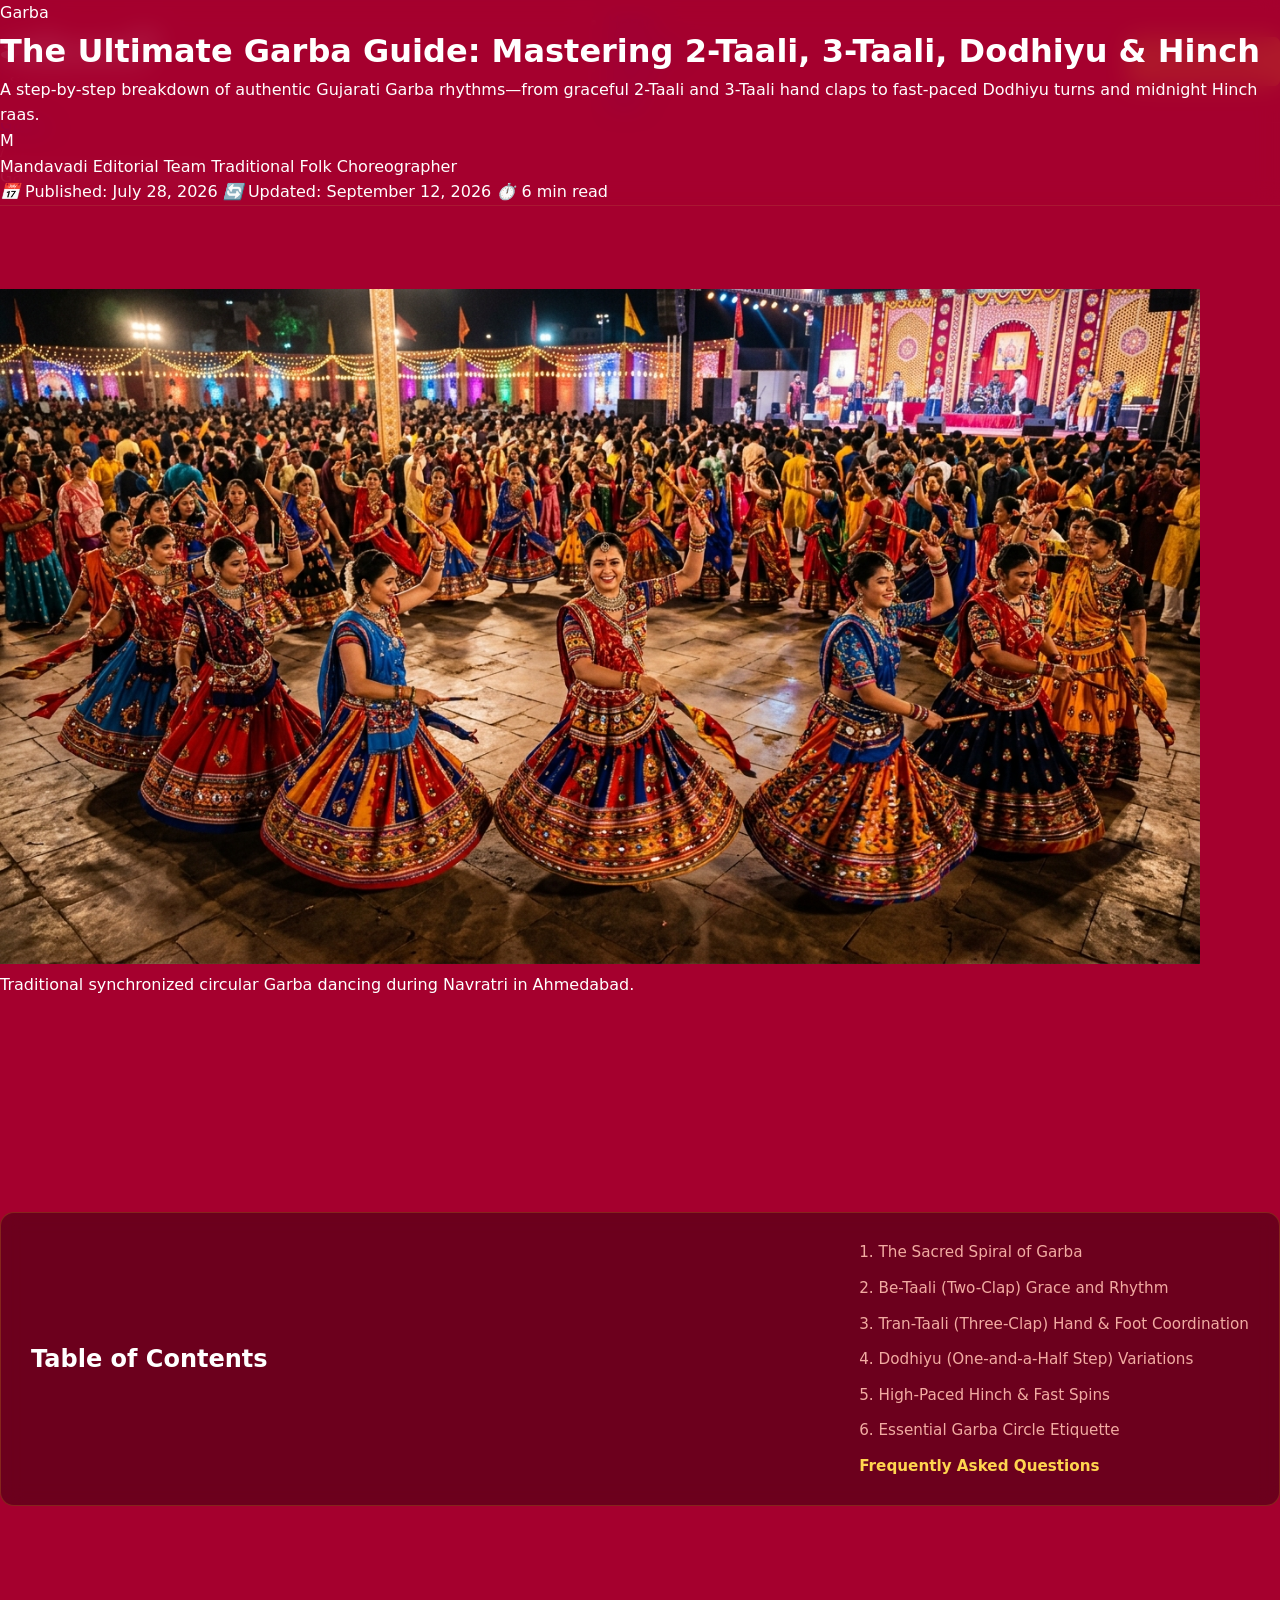
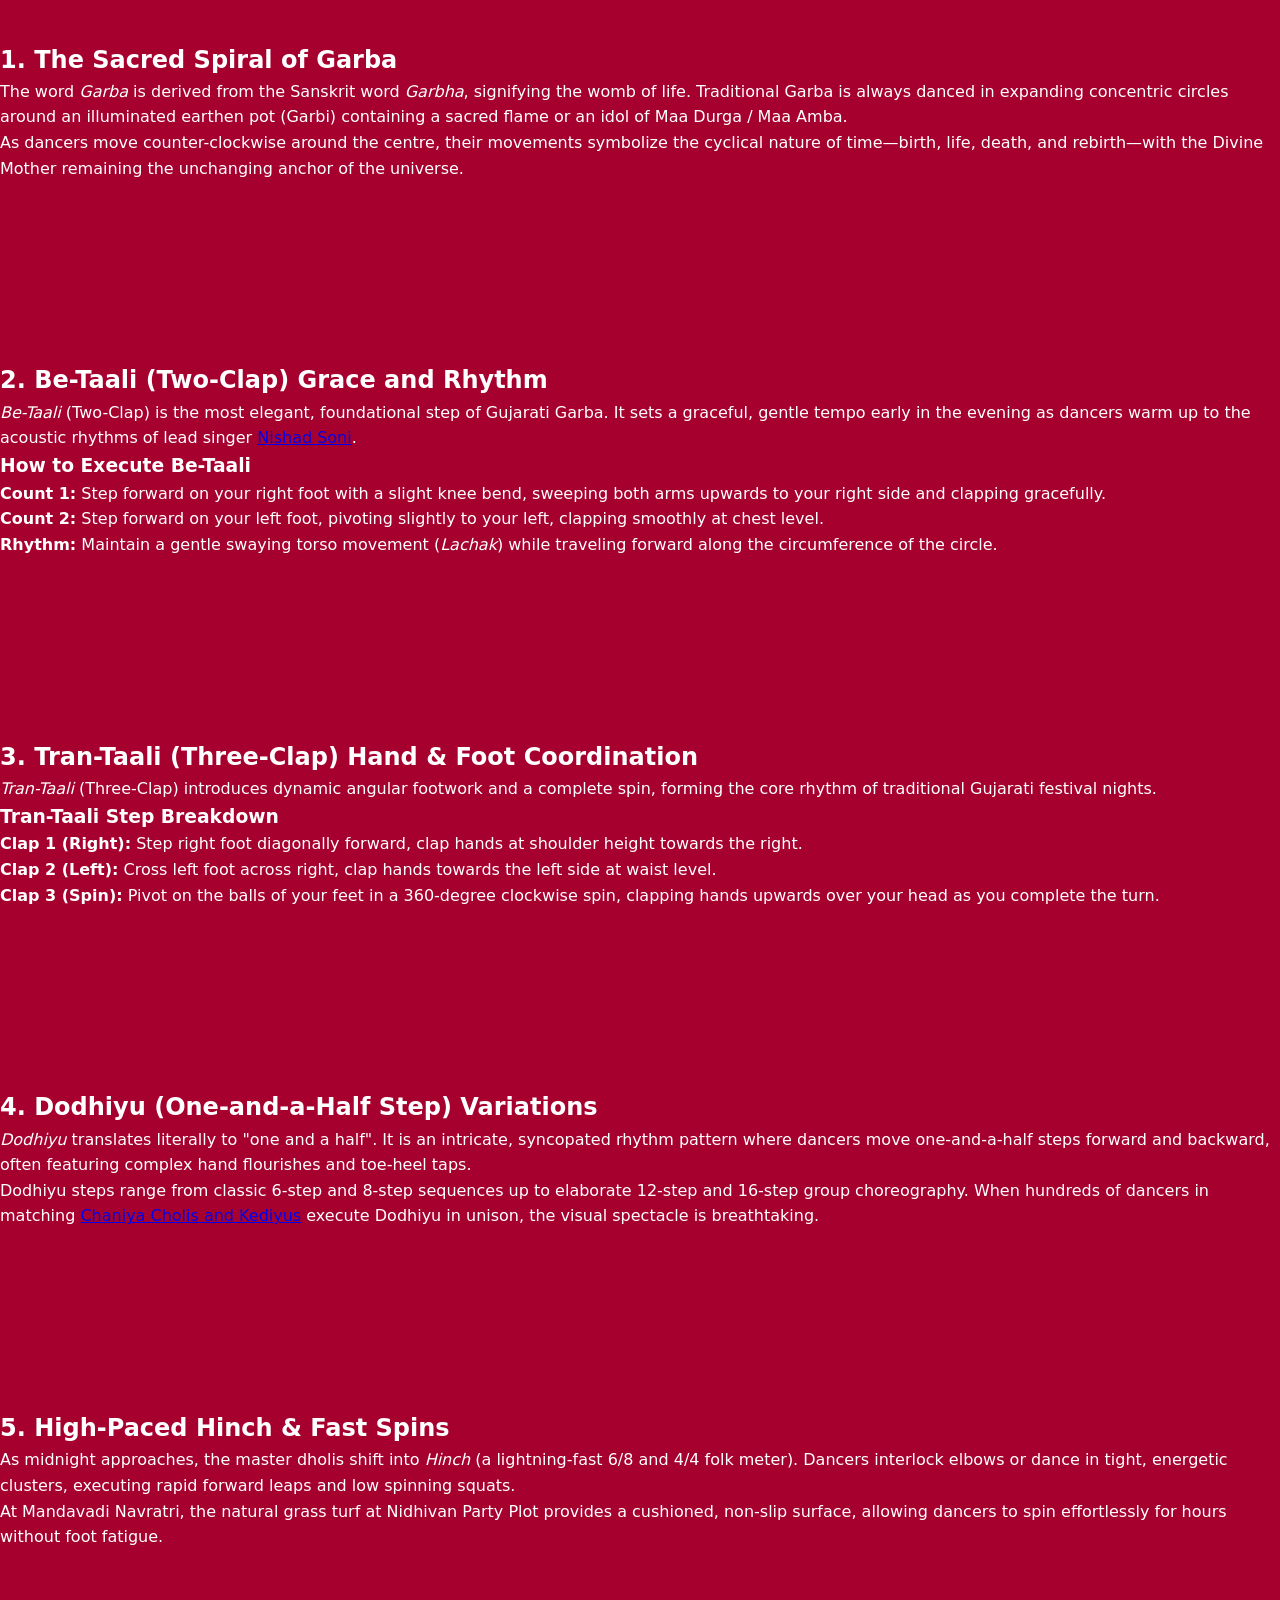
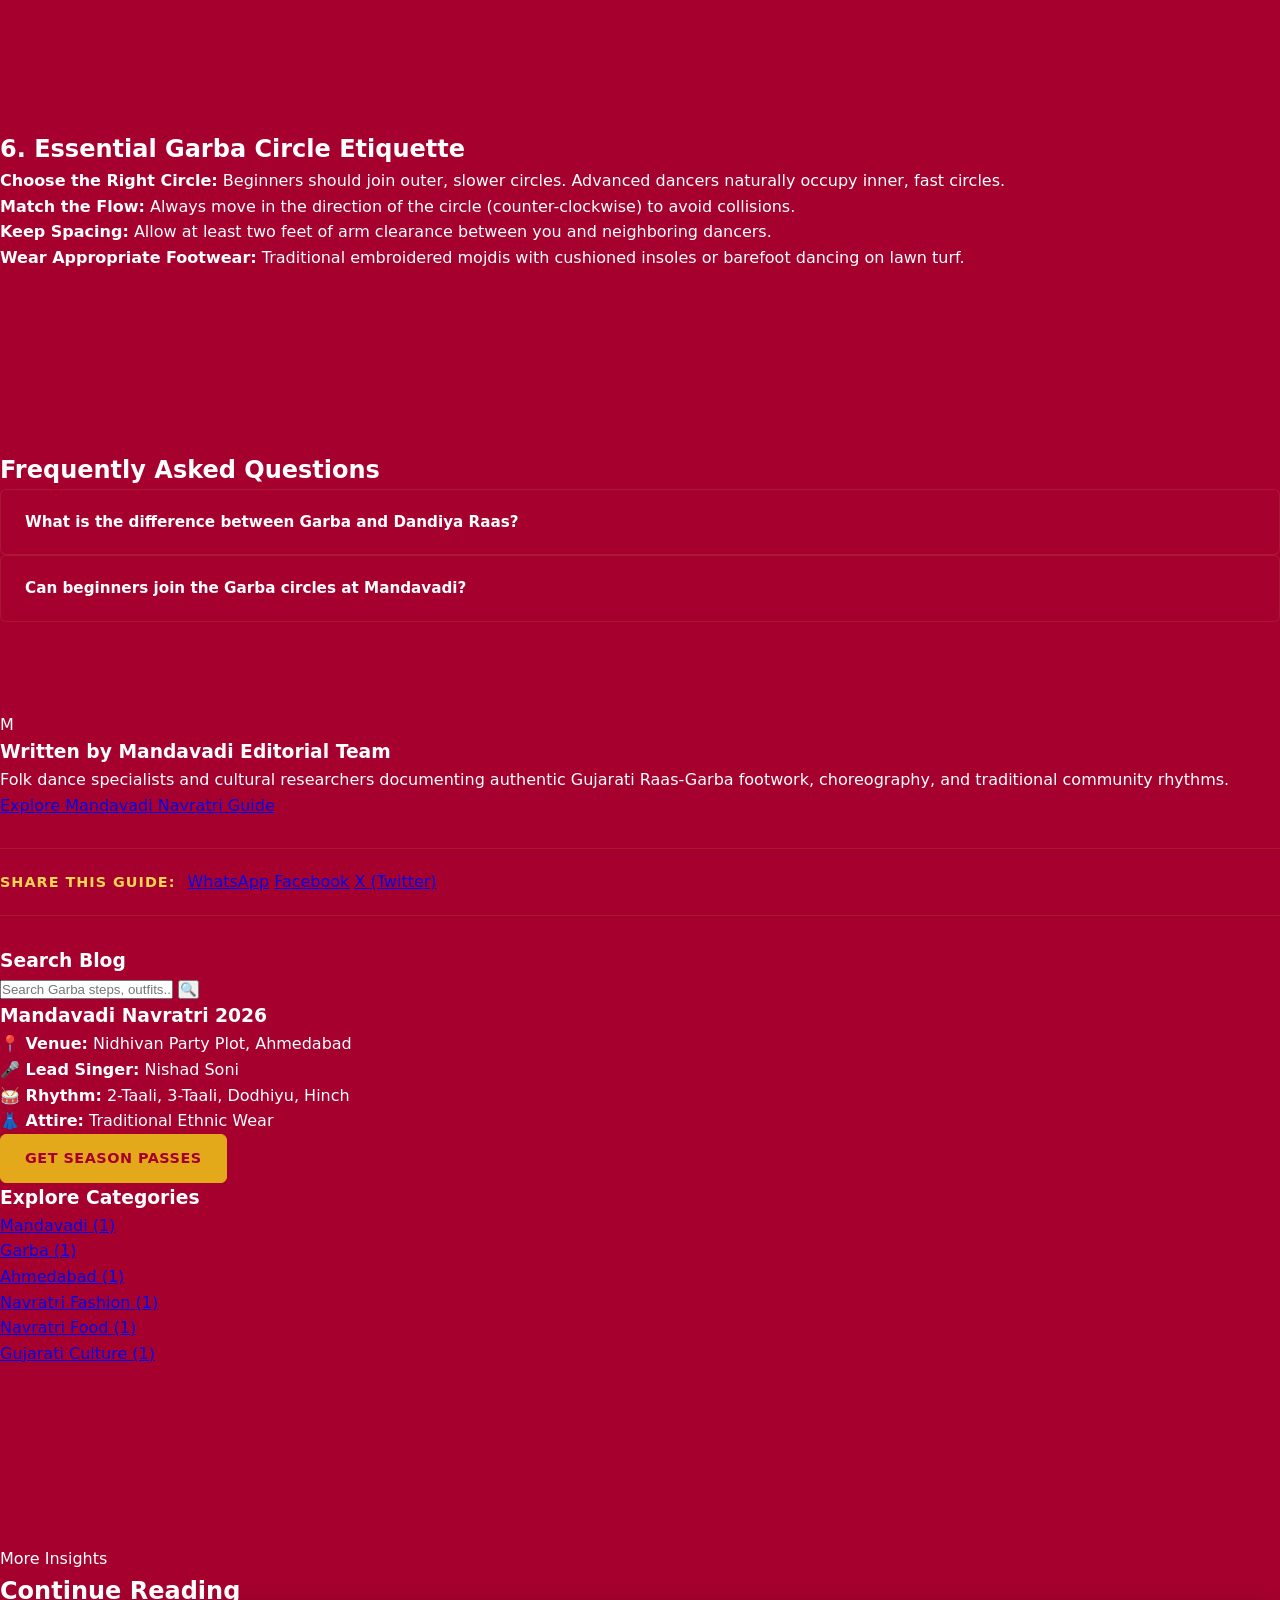
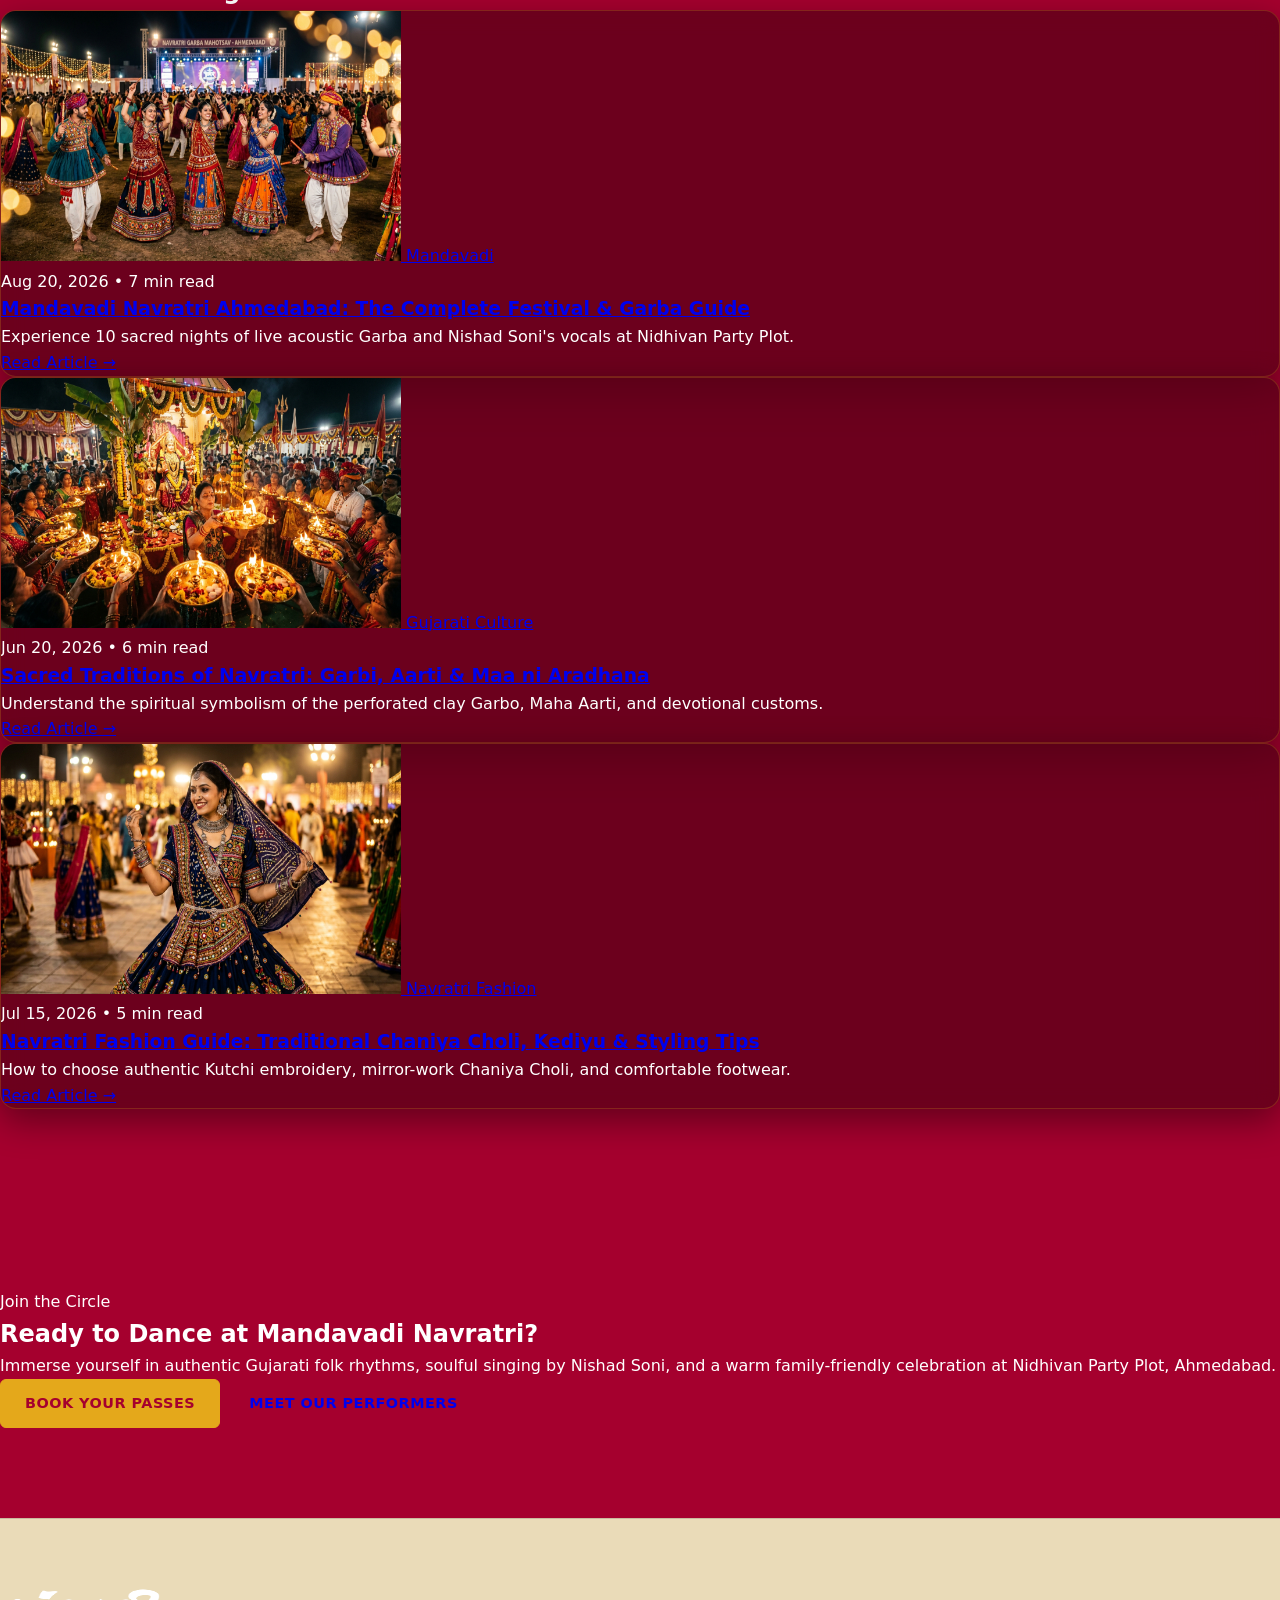
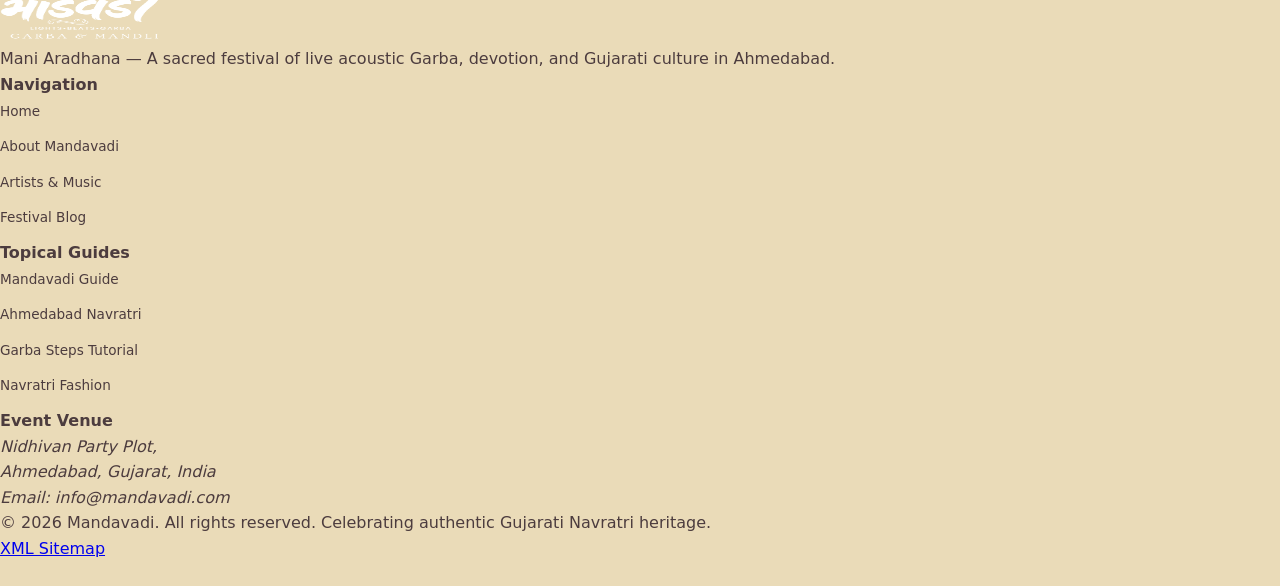
<file: blog/garba-dance-steps-basics-guide.html>
<!DOCTYPE html>
<html lang="en">

<head>
    <!-- Meta Charset & Viewport -->
    <meta charset="UTF-8">
    <meta name="viewport" content="width=device-width, initial-scale=1.0">
    <meta http-equiv="X-UA-Compatible" content="IE=edge">

    <!-- SEO Title & Meta Description -->
    <title>Garba Steps Guide: Learn 2-Taali, 3-Taali, Dodhiyu &amp; Hinch | Mandavadi</title>
    <meta name="description" content="Step-by-step beginner to advanced Garba dance guide. Master classic 2-Taali, 3-Taali claps, Dodhiyu footwork, and energetic Hinch for Navratri in Ahmedabad.">
    <meta name="keywords" content="Garba dance steps, 2 Taali Garba, 3 Taali Garba, Dodhiyu steps, Hinch Garba, Gujarati folk dance, how to dance Garba, Ahmedabad Navratri Garba steps">
    <meta name="author" content="Mandavadi - Mani Aradhana">
    <link rel="canonical" href="https://mandavadi.com/blog/garba-dance-steps-basics-guide">

    <!-- Open Graph / Facebook -->
    <meta property="og:type" content="article">
    <meta property="og:url" content="https://mandavadi.com/blog/garba-dance-steps-basics-guide">
    <meta property="og:title" content="The Ultimate Garba Guide: Mastering 2-Taali, 3-Taali, Dodhiyu &amp; Hinch">
    <meta property="og:description" content="A step-by-step breakdown of authentic Gujarati Garba rhythms—from graceful 2-Taali and 3-Taali hand claps to fast-paced Dodhiyu turns and midnight Hinch raas.">
    <meta property="og:image" content="https://mandavadi.com/assets/images/blog/garba-dance-steps-raas-ahmedabad.jpg">

    <!-- Twitter / X Card -->
    <meta name="twitter:card" content="summary_large_image">
    <meta name="twitter:title" content="The Ultimate Garba Guide: Mastering 2-Taali, 3-Taali, Dodhiyu &amp; Hinch">
    <meta name="twitter:description" content="A step-by-step breakdown of authentic Gujarati Garba rhythms—from graceful 2-Taali and 3-Taali hand claps to fast-paced Dodhiyu turns and midnight Hinch raas.">
    <meta name="twitter:image" content="https://mandavadi.com/assets/images/blog/garba-dance-steps-raas-ahmedabad.jpg">

    <!-- Google Fonts -->
    <link rel="preconnect" href="https://fonts.googleapis.com">
    <link rel="preconnect" href="https://fonts.gstatic.com" crossorigin>
    <link href="https://fonts.googleapis.com/css2?family=Mogra&family=Montserrat:ital,wght@0,400;0,500;0,600;0,700;0,800;1,400;1,700&family=Shrikhand&display=swap" rel="stylesheet">

    <!-- Stylesheets -->
    <link rel="stylesheet" href="../css/style.css">
    <link rel="stylesheet" href="../css/blog.css">

    <!-- Schema.org JSON-LD Structured Data -->
    <script type="application/ld+json">
    {
      "@context": "https://schema.org",
      "@graph": [
        {
          "@type": "Organization",
          "@id": "https://mandavadi.com/#organization",
          "name": "Mandavadi - Mani Aradhana",
          "url": "https://mandavadi.com/",
          "logo": "https://mandavadi.com/assets/images/Logo.png"
        },
        {
          "@type": "BreadcrumbList",
          "@id": "https://mandavadi.com/blog/garba-dance-steps-basics-guide#breadcrumb",
          "itemListElement": [
            {
              "@type": "ListItem",
              "position": 1,
              "name": "Home",
              "item": "https://mandavadi.com/"
            },
            {
              "@type": "ListItem",
              "position": 2,
              "name": "Blog",
              "item": "https://mandavadi.com/blog"
            },
            {
              "@type": "ListItem",
              "position": 3,
              "name": "Garba",
              "item": "https://mandavadi.com/blog"
            },
            {
              "@type": "ListItem",
              "position": 4,
              "name": "Garba Dance Steps Guide",
              "item": "https://mandavadi.com/blog/garba-dance-steps-basics-guide"
            }
          ]
        },
        {
          "@type": "BlogPosting",
          "@id": "https://mandavadi.com/blog/garba-dance-steps-basics-guide#article",
          "isPartOf": {
            "@type": "Blog",
            "@id": "https://mandavadi.com/blog"
          },
          "headline": "The Ultimate Garba Guide: Mastering 2-Taali, 3-Taali, Dodhiyu & Hinch",
          "description": "Step-by-step beginner to advanced Garba dance guide. Master classic 2-Taali, 3-Taali claps, Dodhiyu footwork, and energetic Hinch for Navratri in Ahmedabad.",
          "image": "https://mandavadi.com/assets/images/blog/garba-dance-steps-raas-ahmedabad.jpg",
          "datePublished": "2026-07-28T09:00:00+05:30",
          "dateModified": "2026-09-12T14:30:00+05:30",
          "author": {
            "@type": "Person",
            "name": "Mandavadi Editorial Team",
            "jobTitle": "Traditional Folk Choreographer"
          },
          "publisher": {
            "@id": "https://mandavadi.com/#organization"
          },
          "mainEntityOfPage": "https://mandavadi.com/blog/garba-dance-steps-basics-guide"
        },
        {
          "@type": "FAQPage",
          "@id": "https://mandavadi.com/blog/garba-dance-steps-basics-guide#faq",
          "mainEntity": [
            {
              "@type": "Question",
              "name": "What is the difference between Garba and Dandiya Raas?",
              "acceptedAnswer": {
                "@type": "Answer",
                "text": "Garba is a circular hand-clapping dance performed in devotion to the central Garbi/Goddess shrine, while Dandiya Raas is played in paired opposing lines using wooden polished sticks (dandiyas) celebrating Krishna and the Gopis."
              }
            },
            {
              "@type": "Question",
              "name": "Can beginners join the Garba circles at Mandavadi?",
              "acceptedAnswer": {
                "@type": "Answer",
                "text": "Yes! The outer circles move at a steady, welcoming tempo perfect for beginners enjoying 2-Taali and 3-Taali steps, while intermediate and advanced dancers gravitate towards inner energetic circles."
              }
            }
          ]
        }
      ]
    }
    </script>
</head>

<body class="blog-article-body">

    <!-- Header Navigation -->
    <header class="site-header">
        <nav class="nav-container" aria-label="Main Navigation">
            <a href="../index.html" class="logo-link" aria-label="Mandavadi Home">
                <img src="../assets/images/Logo.png" alt="Mandavadi Logo" class="site-logo" width="160" height="50">
            </a>
            <ul class="nav-menu" id="nav-menu">
                <li><a href="../index.html" class="nav-link">Home</a></li>
                <li><a href="../about-us.html" class="nav-link">About Us</a></li>
                <li><a href="../artists.html" class="nav-link">Artists</a></li>
                <li><a href="../blog.html" class="nav-link active">Blog</a></li>
            </ul>
            <div class="nav-actions">
                <a href="../index.html#passes" class="btn btn-primary nav-cta">Get Passes</a>
            </div>
        </nav>
    </header>

    <!-- Reading Progress Bar -->
    <div class="reading-progress-bar" id="readingProgressBar" aria-hidden="true"></div>

    <main id="main-content" class="article-page-layout">
        
        <!-- Breadcrumbs -->
        <nav class="article-breadcrumbs-container" aria-label="Breadcrumb">
            <div class="article-container">
                <ol class="article-breadcrumbs">
                    <li><a href="../index.html">Home</a></li>
                    <li><span class="breadcrumb-separator">/</span></li>
                    <li><a href="../blog.html">Blog</a></li>
                    <li><span class="breadcrumb-separator">/</span></li>
                    <li><a href="../blog.html?category=garba">Garba</a></li>
                    <li><span class="breadcrumb-separator">/</span></li>
                    <li aria-current="page">Garba Dance Steps Guide</li>
                </ol>
            </div>
        </nav>

        <!-- Article Header Section -->
        <header class="article-header-section">
            <div class="article-container">
                <div class="article-category-badge-wrap">
                    <span class="blog-category-tag tag-garba">Garba</span>
                </div>
                
                <h1 class="article-main-title">The Ultimate Garba Guide: Mastering 2-Taali, 3-Taali, Dodhiyu &amp; Hinch</h1>
                
                <p class="article-lead-subtitle">
                    A step-by-step breakdown of authentic Gujarati Garba rhythms—from graceful 2-Taali and 3-Taali hand claps to fast-paced Dodhiyu turns and midnight Hinch raas.
                </p>

                <!-- Author & Publishing Meta -->
                <div class="article-meta-bar">
                    <div class="meta-author-group">
                        <div class="author-avatar-circle" aria-hidden="true">M</div>
                        <div class="author-details-text">
                            <span class="author-name">Mandavadi Editorial Team</span>
                            <span class="author-title">Traditional Folk Choreographer</span>
                        </div>
                    </div>
                    <div class="meta-timing-group">
                        <span class="meta-item"><i class="meta-icon" aria-hidden="true">📅</i> Published: <time datetime="2026-07-28">July 28, 2026</time></span>
                        <span class="meta-item"><i class="meta-icon" aria-hidden="true">🔄</i> Updated: <time datetime="2026-09-12">September 12, 2026</time></span>
                        <span class="meta-item"><i class="meta-icon" aria-hidden="true">⏱️</i> 6 min read</span>
                    </div>
                </div>
            </div>
        </header>

        <!-- Hero Featured Image -->
        <section class="article-hero-media" aria-label="Featured Image">
            <div class="article-container">
                <figure class="article-featured-figure">
                    <img src="../assets/images/blog/garba-dance-steps-raas-ahmedabad.jpg" 
                         alt="Dancers performing traditional 3-Taali and Dodhiyu Garba steps in Ahmedabad" 
                         class="article-featured-img" 
                         width="1200" 
                         height="675"
                         loading="eager"
                         fetchpriority="high">
                    <figcaption class="article-img-caption">
                        Traditional synchronized circular Garba dancing during Navratri in Ahmedabad.
                    </figcaption>
                </figure>
            </div>
        </section>

        <!-- Article Body & Sidebar Grid -->
        <section class="article-content-section">
            <div class="article-container article-layout-grid">
                
                <!-- Main Editorial Column -->
                <article class="article-rich-text">
                    
                    <!-- Table of Contents -->
                    <nav class="article-toc-box" aria-label="Table of Contents">
                        <h2 class="toc-heading">Table of Contents</h2>
                        <ol class="toc-list">
                            <li><a href="#origin-of-garba-dance">1. The Sacred Spiral of Garba</a></li>
                            <li><a href="#be-taali-basics">2. Be-Taali (Two-Clap) Grace and Rhythm</a></li>
                            <li><a href="#tran-taali-technique">3. Tran-Taali (Three-Clap) Hand &amp; Foot Coordination</a></li>
                            <li><a href="#dodhiyu-variations">4. Dodhiyu (One-and-a-Half Step) Variations</a></li>
                            <li><a href="#hinch-high-energy-raas">5. High-Paced Hinch &amp; Fast Spins</a></li>
                            <li><a href="#garba-etiquette-tips">6. Essential Garba Circle Etiquette</a></li>
                            <li><a href="#dance-faqs">Frequently Asked Questions</a></li>
                        </ol>
                    </nav>

                    <!-- Section 1 -->
                    <section id="origin-of-garba-dance" class="article-chapter">
                        <h2>1. The Sacred Spiral of Garba</h2>
                        <p>
                            The word <em>Garba</em> is derived from the Sanskrit word <em>Garbha</em>, signifying the womb of life. Traditional Garba is always danced in expanding concentric circles around an illuminated earthen pot (Garbi) containing a sacred flame or an idol of Maa Durga / Maa Amba.
                        </p>
                        <p>
                            As dancers move counter-clockwise around the centre, their movements symbolize the cyclical nature of time—birth, life, death, and rebirth—with the Divine Mother remaining the unchanging anchor of the universe.
                        </p>
                    </section>

                    <!-- Section 2 -->
                    <section id="be-taali-basics" class="article-chapter">
                        <h2>2. Be-Taali (Two-Clap) Grace and Rhythm</h2>
                        <p>
                            <em>Be-Taali</em> (Two-Clap) is the most elegant, foundational step of Gujarati Garba. It sets a graceful, gentle tempo early in the evening as dancers warm up to the acoustic rhythms of lead singer <a href="../artists.html" class="text-link">Nishad Soni</a>.
                        </p>
                        <div class="step-guide-card">
                            <h3>How to Execute Be-Taali</h3>
                            <ol class="numbered-step-list">
                                <li><strong>Count 1:</strong> Step forward on your right foot with a slight knee bend, sweeping both arms upwards to your right side and clapping gracefully.</li>
                                <li><strong>Count 2:</strong> Step forward on your left foot, pivoting slightly to your left, clapping smoothly at chest level.</li>
                                <li><strong>Rhythm:</strong> Maintain a gentle swaying torso movement (<em>Lachak</em>) while traveling forward along the circumference of the circle.</li>
                            </ol>
                        </div>
                    </section>

                    <!-- Section 3 -->
                    <section id="tran-taali-technique" class="article-chapter">
                        <h2>3. Tran-Taali (Three-Clap) Hand &amp; Foot Coordination</h2>
                        <p>
                            <em>Tran-Taali</em> (Three-Clap) introduces dynamic angular footwork and a complete spin, forming the core rhythm of traditional Gujarati festival nights.
                        </p>
                        <div class="step-guide-card">
                            <h3>Tran-Taali Step Breakdown</h3>
                            <ol class="numbered-step-list">
                                <li><strong>Clap 1 (Right):</strong> Step right foot diagonally forward, clap hands at shoulder height towards the right.</li>
                                <li><strong>Clap 2 (Left):</strong> Cross left foot across right, clap hands towards the left side at waist level.</li>
                                <li><strong>Clap 3 (Spin):</strong> Pivot on the balls of your feet in a 360-degree clockwise spin, clapping hands upwards over your head as you complete the turn.</li>
                            </ol>
                        </div>
                    </section>

                    <!-- Section 4 -->
                    <section id="dodhiyu-variations" class="article-chapter">
                        <h2>4. Dodhiyu (One-and-a-Half Step) Variations</h2>
                        <p>
                            <em>Dodhiyu</em> translates literally to "one and a half". It is an intricate, syncopated rhythm pattern where dancers move one-and-a-half steps forward and backward, often featuring complex hand flourishes and toe-heel taps.
                        </p>
                        <p>
                            Dodhiyu steps range from classic 6-step and 8-step sequences up to elaborate 12-step and 16-step group choreography. When hundreds of dancers in matching <a href="navratri-fashion-chaniya-choli-styling-guide.html" class="text-link">Chaniya Cholis and Kediyus</a> execute Dodhiyu in unison, the visual spectacle is breathtaking.
                        </p>
                    </section>

                    <!-- Section 5 -->
                    <section id="hinch-high-energy-raas" class="article-chapter">
                        <h2>5. High-Paced Hinch &amp; Fast Spins</h2>
                        <p>
                            As midnight approaches, the master dholis shift into <em>Hinch</em> (a lightning-fast 6/8 and 4/4 folk meter). Dancers interlock elbows or dance in tight, energetic clusters, executing rapid forward leaps and low spinning squats.
                        </p>
                        <p>
                            At Mandavadi Navratri, the natural grass turf at Nidhivan Party Plot provides a cushioned, non-slip surface, allowing dancers to spin effortlessly for hours without foot fatigue.
                        </p>
                    </section>

                    <!-- Section 6 -->
                    <section id="garba-etiquette-tips" class="article-chapter">
                        <h2>6. Essential Garba Circle Etiquette</h2>
                        <ul class="styled-bullet-list">
                            <li><strong>Choose the Right Circle:</strong> Beginners should join outer, slower circles. Advanced dancers naturally occupy inner, fast circles.</li>
                            <li><strong>Match the Flow:</strong> Always move in the direction of the circle (counter-clockwise) to avoid collisions.</li>
                            <li><strong>Keep Spacing:</strong> Allow at least two feet of arm clearance between you and neighboring dancers.</li>
                            <li><strong>Wear Appropriate Footwear:</strong> Traditional embroidered mojdis with cushioned insoles or barefoot dancing on lawn turf.</li>
                        </ul>
                    </section>

                    <!-- FAQ Section -->
                    <section id="dance-faqs" class="article-chapter faq-section-block">
                        <h2>Frequently Asked Questions</h2>
                        
                        <div class="faq-accordion-group">
                            <details class="faq-item" open>
                                <summary class="faq-question">What is the difference between Garba and Dandiya Raas?</summary>
                                <div class="faq-answer">
                                    <p>Garba is a circular hand-clapping dance performed in devotion to the central Garbi/Goddess shrine, while Dandiya Raas is played in paired opposing lines using wooden polished sticks (dandiyas) celebrating Krishna and the Gopis.</p>
                                </div>
                            </details>

                            <details class="faq-item">
                                <summary class="faq-question">Can beginners join the Garba circles at Mandavadi?</summary>
                                <div class="faq-answer">
                                    <p>Yes! The outer circles move at a steady, welcoming tempo perfect for beginners enjoying 2-Taali and 3-Taali steps, while intermediate and advanced dancers gravitate towards inner energetic circles.</p>
                                </div>
                            </details>
                        </div>
                    </section>

                    <!-- Author Profile Box -->
                    <div class="author-bio-card">
                        <div class="bio-avatar-circle" aria-hidden="true">M</div>
                        <div class="bio-content">
                            <h3 class="bio-name">Written by Mandavadi Editorial Team</h3>
                            <p class="bio-text">
                                Folk dance specialists and cultural researchers documenting authentic Gujarati Raas-Garba footwork, choreography, and traditional community rhythms.
                            </p>
                            <div class="bio-links">
                                <a href="mandavadi-navratri-ahmedabad-guide.html" class="text-link">Explore Mandavadi Navratri Guide</a>
                            </div>
                        </div>
                    </div>

                    <!-- Social Share Bar -->
                    <div class="article-share-bar">
                        <span class="share-label">Share this guide:</span>
                        <div class="share-buttons">
                            <a href="https://api.whatsapp.com/send?text=Garba%20Dance%20Steps%20Guide%20https://mandavadi.com/blog/garba-dance-steps-basics-guide" target="_blank" rel="noopener noreferrer" class="btn-share share-wa" aria-label="Share on WhatsApp">WhatsApp</a>
                            <a href="https://www.facebook.com/sharer/sharer.php?u=https://mandavadi.com/blog/garba-dance-steps-basics-guide" target="_blank" rel="noopener noreferrer" class="btn-share share-fb" aria-label="Share on Facebook">Facebook</a>
                            <a href="https://twitter.com/intent/tweet?text=Garba%20Dance%20Steps%20Guide&url=https://mandavadi.com/blog/garba-dance-steps-basics-guide" target="_blank" rel="noopener noreferrer" class="btn-share share-tw" aria-label="Share on X">X (Twitter)</a>
                        </div>
                    </div>

                </article>

                <!-- Sticky Sidebar -->
                <aside class="article-sidebar" aria-label="Article Sidebar">
                    <div class="sidebar-widget search-widget">
                        <h3 class="widget-title">Search Blog</h3>
                        <form action="../blog.html" method="GET" class="sidebar-search-form">
                            <input type="text" name="search" placeholder="Search Garba steps, outfits..." class="sidebar-search-input" aria-label="Search articles">
                            <button type="submit" class="sidebar-search-btn" aria-label="Submit search">🔍</button>
                        </form>
                    </div>

                    <div class="sidebar-widget info-card-widget">
                        <h3 class="widget-title">Mandavadi Navratri 2026</h3>
                        <ul class="widget-meta-list">
                            <li><strong>📍 Venue:</strong> Nidhivan Party Plot, Ahmedabad</li>
                            <li><strong>🎤 Lead Singer:</strong> Nishad Soni</li>
                            <li><strong>🥁 Rhythm:</strong> 2-Taali, 3-Taali, Dodhiyu, Hinch</li>
                            <li><strong>👗 Attire:</strong> Traditional Ethnic Wear</li>
                        </ul>
                        <a href="../index.html#passes" class="btn btn-primary btn-block">Get Season Passes</a>
                    </div>

                    <div class="sidebar-widget categories-widget">
                        <h3 class="widget-title">Explore Categories</h3>
                        <ul class="sidebar-category-list">
                            <li><a href="../blog.html?category=mandavadi">Mandavadi <span>(1)</span></a></li>
                            <li><a href="../blog.html?category=garba">Garba <span>(1)</span></a></li>
                            <li><a href="../blog.html?category=ahmedabad">Ahmedabad <span>(1)</span></a></li>
                            <li><a href="../blog.html?category=navratri-fashion">Navratri Fashion <span>(1)</span></a></li>
                            <li><a href="../blog.html?category=navratri-food">Navratri Food <span>(1)</span></a></li>
                            <li><a href="../blog.html?category=gujarati-culture">Gujarati Culture <span>(1)</span></a></li>
                        </ul>
                    </div>
                </aside>

            </div>
        </section>

        <!-- Related Articles Section -->
        <section class="related-articles-section" aria-label="Related Articles">
            <div class="article-container">
                <div class="section-header-wrap">
                    <span class="section-kicker">More Insights</span>
                    <h2 class="section-heading">Continue Reading</h2>
                </div>

                <div class="related-cards-grid">
                    <article class="blog-card">
                        <a href="mandavadi-navratri-ahmedabad-guide.html" class="card-media-link">
                            <img src="../assets/images/blog/mandavadi-navratri-garba-ahmedabad.jpg" alt="Mandavadi Navratri Ahmedabad Festival Guide" class="card-thumb" width="400" height="250" loading="lazy">
                            <span class="card-badge">Mandavadi</span>
                        </a>
                        <div class="card-content">
                            <div class="card-meta"><span>Aug 20, 2026</span> • <span>7 min read</span></div>
                            <h3 class="card-title"><a href="mandavadi-navratri-ahmedabad-guide.html">Mandavadi Navratri Ahmedabad: The Complete Festival &amp; Garba Guide</a></h3>
                            <p class="card-excerpt">Experience 10 sacred nights of live acoustic Garba and Nishad Soni's vocals at Nidhivan Party Plot.</p>
                            <a href="mandavadi-navratri-ahmedabad-guide.html" class="card-cta">Read Article →</a>
                        </div>
                    </article>

                    <article class="blog-card">
                        <a href="traditional-garba-rituals-maa-amba-aradhana.html" class="card-media-link">
                            <img src="../assets/images/blog/traditional-garba-rituals-maa-amba-aarti.jpg" alt="Sacred Traditions of Navratri" class="card-thumb" width="400" height="250" loading="lazy">
                            <span class="card-badge">Gujarati Culture</span>
                        </a>
                        <div class="card-content">
                            <div class="card-meta"><span>Jun 20, 2026</span> • <span>6 min read</span></div>
                            <h3 class="card-title"><a href="traditional-garba-rituals-maa-amba-aradhana.html">Sacred Traditions of Navratri: Garbi, Aarti &amp; Maa ni Aradhana</a></h3>
                            <p class="card-excerpt">Understand the spiritual symbolism of the perforated clay Garbo, Maha Aarti, and devotional customs.</p>
                            <a href="traditional-garba-rituals-maa-amba-aradhana.html" class="card-cta">Read Article →</a>
                        </div>
                    </article>

                    <article class="blog-card">
                        <a href="navratri-fashion-chaniya-choli-styling-guide.html" class="card-media-link">
                            <img src="../assets/images/blog/navratri-fashion-chaniya-choli-ahmedabad.jpg" alt="Navratri Fashion Styling Guide" class="card-thumb" width="400" height="250" loading="lazy">
                            <span class="card-badge">Navratri Fashion</span>
                        </a>
                        <div class="card-content">
                            <div class="card-meta"><span>Jul 15, 2026</span> • <span>5 min read</span></div>
                            <h3 class="card-title"><a href="navratri-fashion-chaniya-choli-styling-guide.html">Navratri Fashion Guide: Traditional Chaniya Choli, Kediyu &amp; Styling Tips</a></h3>
                            <p class="card-excerpt">How to choose authentic Kutchi embroidery, mirror-work Chaniya Choli, and comfortable footwear.</p>
                            <a href="navratri-fashion-chaniya-choli-styling-guide.html" class="card-cta">Read Article →</a>
                        </div>
                    </article>
                </div>
            </div>
        </section>

        <!-- Mandavadi Festival Call-to-Action -->
        <section class="festival-cta-banner" aria-label="Event Registration CTA">
            <div class="article-container cta-banner-inner">
                <div class="cta-content-column">
                    <span class="cta-kicker">Join the Circle</span>
                    <h2 class="cta-heading">Ready to Dance at Mandavadi Navratri?</h2>
                    <p class="cta-subtext">
                        Immerse yourself in authentic Gujarati folk rhythms, soulful singing by Nishad Soni, and a warm family-friendly celebration at Nidhivan Party Plot, Ahmedabad.
                    </p>
                </div>
                <div class="cta-actions-column">
                    <a href="../index.html#passes" class="btn btn-primary btn-large">Book Your Passes</a>
                    <a href="../artists.html" class="btn btn-outline btn-large">Meet Our Performers</a>
                </div>
            </div>
        </section>

    </main>

    <!-- Footer -->
    <footer class="site-footer">
        <div class="footer-container">
            <div class="footer-top-grid">
                <div class="footer-brand-col">
                    <img src="../assets/images/Logo.png" alt="Mandavadi Logo" class="footer-logo" width="160" height="50">
                    <p class="footer-tagline">Mani Aradhana — A sacred festival of live acoustic Garba, devotion, and Gujarati culture in Ahmedabad.</p>
                </div>
                <div class="footer-nav-col">
                    <h4 class="footer-col-title">Navigation</h4>
                    <ul class="footer-links">
                        <li><a href="../index.html">Home</a></li>
                        <li><a href="../about-us.html">About Mandavadi</a></li>
                        <li><a href="../artists.html">Artists &amp; Music</a></li>
                        <li><a href="../blog.html">Festival Blog</a></li>
                    </ul>
                </div>
                <div class="footer-nav-col">
                    <h4 class="footer-col-title">Topical Guides</h4>
                    <ul class="footer-links">
                        <li><a href="mandavadi-navratri-ahmedabad-guide.html">Mandavadi Guide</a></li>
                        <li><a href="ahmedabad-navratri-garba-experience-guide.html">Ahmedabad Navratri</a></li>
                        <li><a href="garba-dance-steps-basics-guide.html">Garba Steps Tutorial</a></li>
                        <li><a href="navratri-fashion-chaniya-choli-styling-guide.html">Navratri Fashion</a></li>
                    </ul>
                </div>
                <div class="footer-contact-col">
                    <h4 class="footer-col-title">Event Venue</h4>
                    <address class="footer-address">
                        Nidhivan Party Plot,<br>
                        Ahmedabad, Gujarat, India<br>
                        Email: info@mandavadi.com
                    </address>
                </div>
            </div>
            <div class="footer-bottom-bar">
                <p>&copy; 2026 Mandavadi. All rights reserved. Celebrating authentic Gujarati Navratri heritage.</p>
                <div class="footer-legal-links">
                    <a href="../sitemap.xml">XML Sitemap</a>
                </div>
            </div>
        </div>
    </footer>

    <!-- Scripts -->
    <script src="../js/blog-data.js"></script>
    <script src="../js/blog.js"></script>
</body>
</html>
</file>
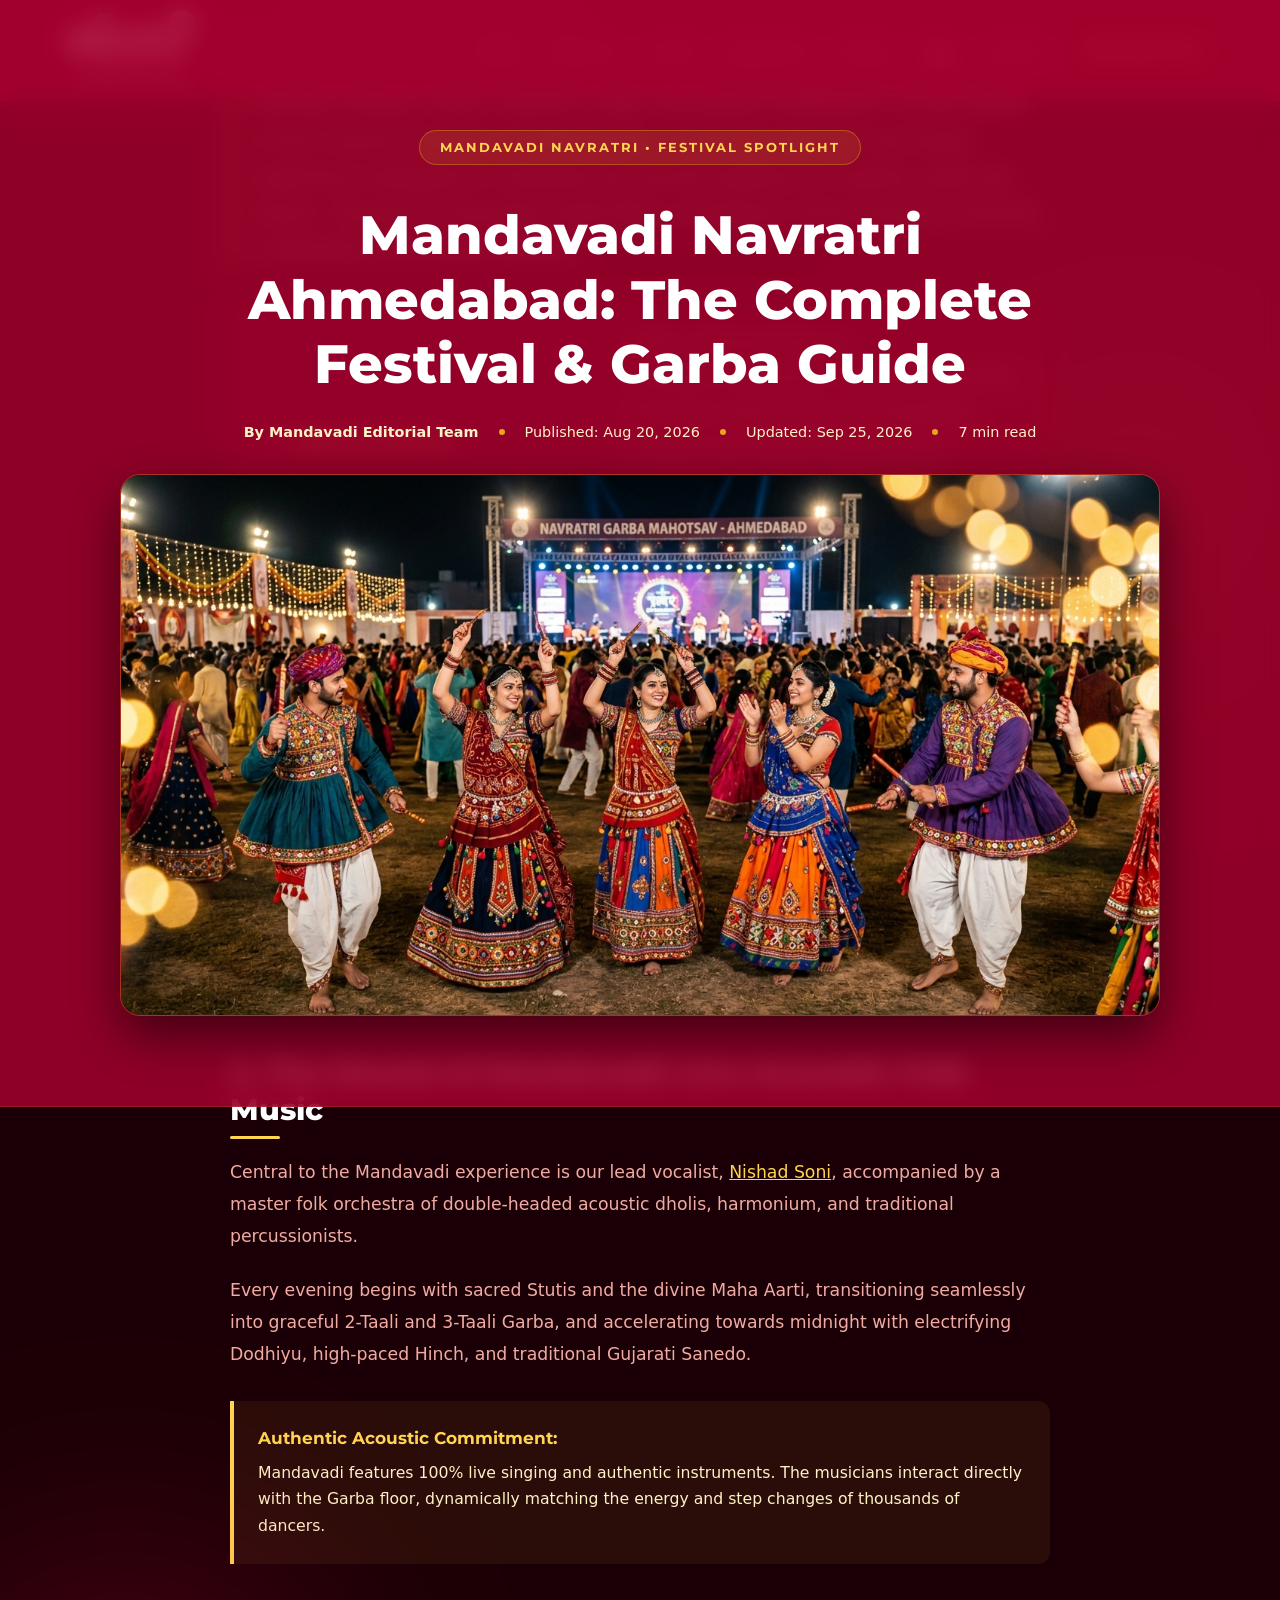
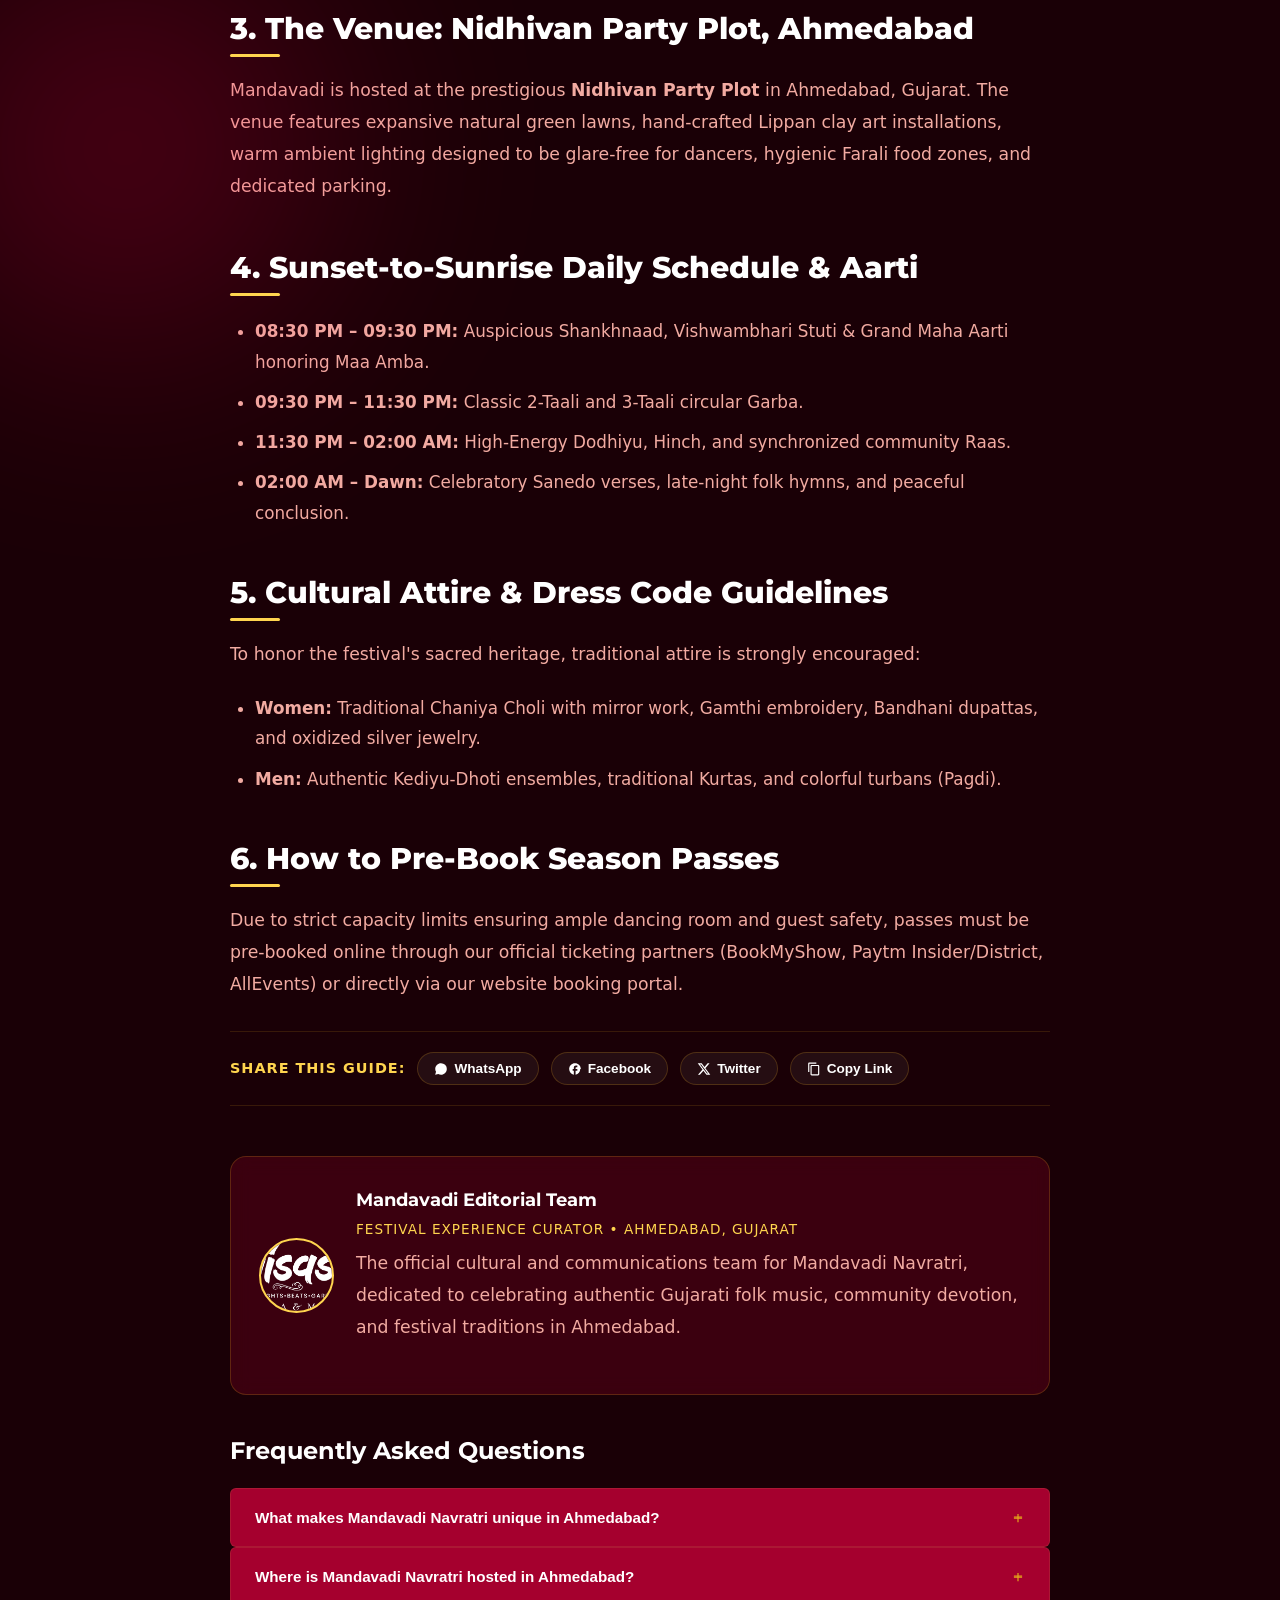
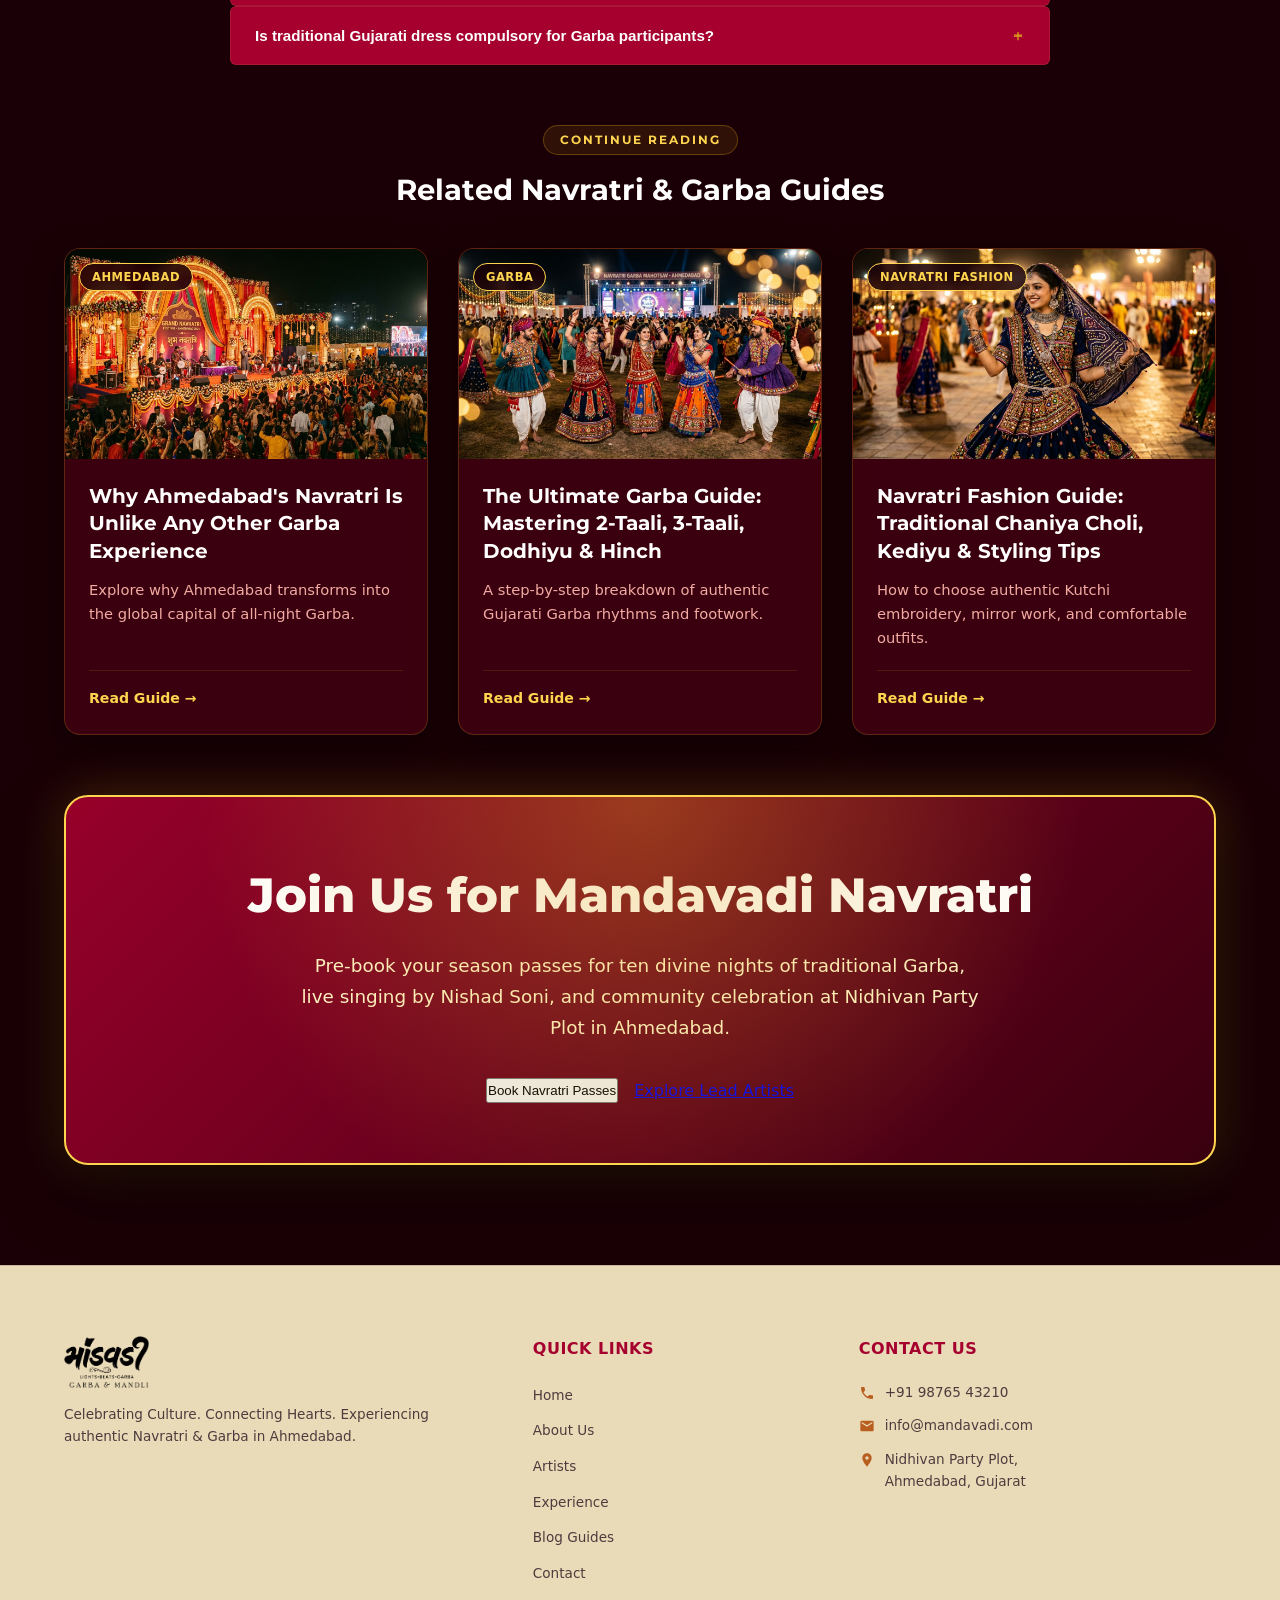
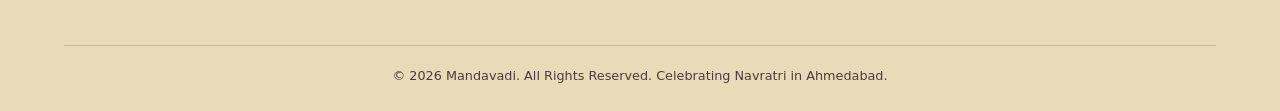
<file: blog/mandavadi-navratri-ahmedabad-guide.html>
<!DOCTYPE html>
<html lang="en">

<head>
    <!-- Meta Charset & Viewport -->
    <meta charset="UTF-8">
    <meta name="viewport" content="width=device-width, initial-scale=1.0">
    <meta http-equiv="X-UA-Compatible" content="IE=edge">

    <!-- SEO Title & Meta Description -->
    <title>Mandavadi Navratri Ahmedabad: Complete Festival &amp; Garba Guide</title>
    <meta name="description" content="Your complete guide to Mandavadi Navratri in Ahmedabad. Experience 10 divine nights of authentic live Garba, acoustic folk music, and traditional Gujarati culture.">
    <meta name="keywords" content="Mandavadi Navratri, Mandavadi Garba, Mandavadi Ahmedabad, Navratri in Ahmedabad, Ahmedabad Garba, Nishad Soni, Nidhivan Party Plot, Navratri festival Ahmedabad">
    <meta name="author" content="Mandavadi - Mani Aradhana">
    <link rel="canonical" href="https://mandavadi.com/blog/mandavadi-navratri-ahmedabad-guide">

    <!-- Open Graph / Facebook -->
    <meta property="og:type" content="article">
    <meta property="og:url" content="https://mandavadi.com/blog/mandavadi-navratri-ahmedabad-guide">
    <meta property="og:title" content="Mandavadi Navratri Ahmedabad: The Complete Festival &amp; Garba Guide">
    <meta property="og:description" content="Discover 10 sacred nights of live acoustic Garba, Nishad Soni's soulful vocals, traditional attire guidelines, and venue experience at Nidhivan Party Plot.">
    <meta property="og:image" content="https://mandavadi.com/assets/images/blog/mandavadi-navratri-garba-ahmedabad.jpg">

    <!-- Twitter / X Card -->
    <meta name="twitter:card" content="summary_large_image">
    <meta name="twitter:title" content="Mandavadi Navratri Ahmedabad: The Complete Festival &amp; Garba Guide">
    <meta name="twitter:description" content="Discover 10 sacred nights of live acoustic Garba, Nishad Soni's soulful vocals, traditional attire guidelines, and venue experience at Nidhivan Party Plot.">
    <meta name="twitter:image" content="https://mandavadi.com/assets/images/blog/mandavadi-navratri-garba-ahmedabad.jpg">

    <!-- Google Fonts -->
    <link rel="preconnect" href="https://fonts.googleapis.com">
    <link rel="preconnect" href="https://fonts.gstatic.com" crossorigin>
    <link href="https://fonts.googleapis.com/css2?family=Mogra&family=Montserrat:ital,wght@0,400;0,500;0,600;0,700;0,800;1,400;1,700&family=Shrikhand&display=swap" rel="stylesheet">

    <!-- Stylesheets -->
    <link rel="stylesheet" href="../css/style.css">
    <link rel="stylesheet" href="../css/blog.css">

    <!-- Schema.org JSON-LD Structured Data -->
    <script type="application/ld+json">
    {
      "@context": "https://schema.org",
      "@graph": [
        {
          "@type": "Organization",
          "@id": "https://mandavadi.com/#organization",
          "name": "Mandavadi - Mani Aradhana",
          "url": "https://mandavadi.com/",
          "logo": "https://mandavadi.com/assets/images/Logo.png"
        },
        {
          "@type": "BreadcrumbList",
          "@id": "https://mandavadi.com/blog/mandavadi-navratri-ahmedabad-guide#breadcrumb",
          "itemListElement": [
            {
              "@type": "ListItem",
              "position": 1,
              "name": "Home",
              "item": "https://mandavadi.com/"
            },
            {
              "@type": "ListItem",
              "position": 2,
              "name": "Blog",
              "item": "https://mandavadi.com/blog"
            },
            {
              "@type": "ListItem",
              "position": 3,
              "name": "Mandavadi",
              "item": "https://mandavadi.com/blog"
            },
            {
              "@type": "ListItem",
              "position": 4,
              "name": "Mandavadi Navratri Ahmedabad Guide",
              "item": "https://mandavadi.com/blog/mandavadi-navratri-ahmedabad-guide"
            }
          ]
        },
        {
          "@type": "BlogPosting",
          "@id": "https://mandavadi.com/blog/mandavadi-navratri-ahmedabad-guide#article",
          "isPartOf": {
            "@type": "Blog",
            "@id": "https://mandavadi.com/blog"
          },
          "headline": "Mandavadi Navratri Ahmedabad: The Complete Festival & Garba Guide",
          "description": "Discover everything you need to know about Mandavadi Navratri in Ahmedabad—from 10 sacred nights of live acoustic Garba and Nishad Soni's vocals to venue details at Nidhivan Party Plot.",
          "image": "https://mandavadi.com/assets/images/blog/mandavadi-navratri-garba-ahmedabad.jpg",
          "datePublished": "2026-08-20T09:00:00+05:30",
          "dateModified": "2026-09-25T14:30:00+05:30",
          "author": {
            "@type": "Person",
            "name": "Mandavadi Editorial Team",
            "jobTitle": "Festival Experience Curator"
          },
          "publisher": {
            "@id": "https://mandavadi.com/#organization"
          },
          "mainEntityOfPage": "https://mandavadi.com/blog/mandavadi-navratri-ahmedabad-guide"
        },
        {
          "@type": "FAQPage",
          "@id": "https://mandavadi.com/blog/mandavadi-navratri-ahmedabad-guide#faq",
          "mainEntity": [
            {
              "@type": "Question",
              "name": "What makes Mandavadi Navratri unique in Ahmedabad?",
              "acceptedAnswer": {
                "@type": "Answer",
                "text": "Mandavadi is built on cultural authenticity, featuring 100% live singing by lead artist Nishad Soni and master acoustic dholis, traditional circular Garba dancing, divine evening Maha Aarti, and a family-first festive environment at Nidhivan Party Plot."
              }
            },
            {
              "@type": "Question",
              "name": "Where is Mandavadi Navratri hosted in Ahmedabad?",
              "acceptedAnswer": {
                "@type": "Answer",
                "text": "Mandavadi Navratri is hosted at Nidhivan Party Plot in Ahmedabad, Gujarat, offering expansive open-air green lawns, heritage clay installations, and dedicated parking facilities."
              }
            },
            {
              "@type": "Question",
              "name": "Is traditional Gujarati dress compulsory for Garba participants?",
              "acceptedAnswer": {
                "@type": "Answer",
                "text": "Yes, to preserve the cultural sanctity of the sacred dance, traditional attire (Chaniya Choli for women, Kediyu/Kurta for men) is strongly encouraged for everyone entering the central Garba circle."
              }
            }
          ]
        }
      ]
    }
    </script>
</head>

<body>

    <!-- ==========================================
         NAVIGATION HEADER
         ========================================== -->
    <header id="header">
        <div class="container">
            <nav aria-label="Main Navigation">
                <a href="../index.html" class="logo" aria-label="Mandavadi Home">
                    <img src="../assets/images/Logo.png" alt="Mandavadi Logo" class="logo-img">
                </a>

                <ul class="nav-links" id="nav-links">
                    <li><a href="../index.html">Home</a></li>
                    <li><a href="../about-us.html">About Us</a></li>
                    <li><a href="../artists.html" title="Explore Mandavadi artists in Ahmedabad">Artists</a></li>
                    <li><a href="../index.html#experience">Experience</a></li>
                    <li><a href="../index.html#gallery" title="View our Navratri gallery">Gallery</a></li>
                    <li><a href="../blog.html" class="active" title="Read our Ahmedabad Navratri and Garba blog">Blog</a></li>
                    <li><a href="../about-us.html#contact" title="Contact Mandavadi team">Contact</a></li>
                    <li>
                        <button class="btn btn-secondary btn-nav-book trigger-booking" aria-label="Book Navratri Season Pass">
                            <svg style="width: 14px; height: 14px; fill: currentColor; vertical-align: middle; margin-right: 4px;" viewBox="0 0 24 24" aria-hidden="true">
                                <path d="M22 10V6c0-1.11-.9-2-2-2H4c-1.1 0-2 .89-2 2v4c1.1 0 2 .9 2 2s-.9 2-2 2v4c0 1.1.9 2 2 2h16c1.1 0 2-.9 2-2-2v-4c-1.1 0-2-.9-2-2s.9-2 2-2zm-2-1.46c-1.28.66-2 2-2 3.46s.72 2.8 2 3.46V18H4v-2.54c1.28-.66 2-2 2-3.46s-.72-2.8-2-3.46V6h16v2.54z"></path>
                            </svg>
                            BOOK PASS
                        </button>
                    </li>
                </ul>

                <button class="mobile-menu-btn" id="mobile-toggle" aria-label="Toggle Navigation Menu" aria-expanded="false">
                    <span></span>
                    <span></span>
                    <span></span>
                </button>
            </nav>
        </div>
    </header>

    <div class="blog-page-wrapper">
        <div class="ambient-glow-orb orb-gold-1" aria-hidden="true"></div>
        <div class="ambient-glow-orb orb-crimson-1" aria-hidden="true"></div>

        <!-- BREADCRUMB BAR -->
        <aside class="breadcrumb-bar" aria-label="Breadcrumb">
            <div class="container">
                <ol class="breadcrumb-list">
                    <li><a href="../index.html">Home</a></li>
                    <li class="breadcrumb-separator" aria-hidden="true">&rsaquo;</li>
                    <li><a href="../blog.html">Blog</a></li>
                    <li class="breadcrumb-separator" aria-hidden="true">&rsaquo;</li>
                    <li><a href="../blog.html">Mandavadi</a></li>
                    <li class="breadcrumb-separator" aria-hidden="true">&rsaquo;</li>
                    <li aria-current="page">Mandavadi Navratri Ahmedabad Guide</li>
                </ol>
            </div>
        </aside>

        <!-- ARTICLE PAGE -->
        <main>
            <article class="article-page-main">
                <header class="article-page-header">
                    <div class="container article-header-container">
                        <span class="hero-pill-tag">Mandavadi Navratri &bull; Festival Spotlight</span>
                        
                        <!-- Single H1 -->
                        <h1 class="article-main-h1">
                            Mandavadi Navratri Ahmedabad: The Complete Festival &amp; Garba Guide
                        </h1>

                        <div class="article-author-bar">
                            <div class="meta-author-box">
                                <span>By Mandavadi Editorial Team</span>
                            </div>
                            <span class="meta-author-dot"></span>
                            <time datetime="2026-08-20">Published: Aug 20, 2026</time>
                            <span class="meta-author-dot"></span>
                            <span>Updated: Sep 25, 2026</span>
                            <span class="meta-author-dot"></span>
                            <span>7 min read</span>
                        </div>
                    </div>

                    <div class="container">
                        <div class="article-featured-hero-wrap">
                            <img src="../assets/images/blog/mandavadi-navratri-garba-ahmedabad.jpg" alt="Garba celebration during Mandavadi Navratri on open lawn in Ahmedabad" class="article-featured-hero-img" width="1040" height="540" fetchpriority="high">
                        </div>
                    </div>
                </header>

                <div class="container">
                    <div class="article-body-layout">
                        <!-- Lead Intro -->
                        <p class="article-intro-lead">
                            Every autumn, Ahmedabad comes alive in a kaleidoscope of devotional music, twirling Chaniya Cholis, rhythmic claps, and joyous celebration. At the center of this cultural resonance is Mandavadi—a premium Navratri and Garba experience designed to celebrate the sacred traditions of Gujarat under the theme <em>"Suryast thi Suryoday Sudhi Maa ni Aradhana"</em> (From Sunset to Sunrise, in Worship of the Divine Mother).
                        </p>

                        <!-- Table of Contents -->
                        <nav class="article-toc-box" aria-label="Table of Contents">
                            <div class="toc-title">
                                <svg style="width:18px;height:18px;fill:currentColor;" viewBox="0 0 24 24"><path d="M3 9h14V7H3v2zm0 4h14v-2H3v2zm0 4h14v-2H3v2zm16 0h2v-2h-2v2zm0-10v2h2V7h-2zm0 6h2v-2h-2v2z"/></svg>
                                Table of Contents
                            </div>
                            <ul class="toc-list">
                                <li><a href="#what-is-mandavadi">1. What is Mandavadi Navratri?</a></li>
                                <li><a href="#musical-identity-nishad-soni">2. The Sound of Mandavadi: Live Acoustic Folk Music</a></li>
                                <li><a href="#sacred-ambiance-nidhivan">3. The Venue: Nidhivan Party Plot, Ahmedabad</a></li>
                                <li><a href="#ten-night-schedule">4. Sunset-to-Sunrise Daily Schedule &amp; Aarti</a></li>
                                <li><a href="#traditional-dress-code">5. Cultural Attire &amp; Dress Code Guidelines</a></li>
                                <li><a href="#booking-passes-tickets">6. How to Pre-Book Season Passes</a></li>
                                <li><a href="#mandavadi-faqs">7. Frequently Asked Questions</a></li>
                            </ul>
                        </nav>

                        <!-- Article Content -->
                        <div class="article-content-main">
                            <p>
                                Whether you are an experienced Garba player who knows every step of Dodhiyu and Hinch or a devotee attending your first Navratri celebration in Ahmedabad, this guide covers everything you need to experience Mandavadi to the fullest.
                            </p>

                            <h2 id="what-is-mandavadi">1. What is Mandavadi Navratri?</h2>
                            <p>
                                Mandavadi was established with a clear cultural mission: to revive the authentic, devotional, and community-centric soul of Gujarat's nine-night festival. While many commercialized events have turned to pre-recorded synthesized tracks and overcrowding, Mandavadi preserves the sanctity of circular Raas-Garba, pure acoustic mandalis, and family-first hospitality.
                            </p>

                            <h2 id="musical-identity-nishad-soni">2. The Sound of Mandavadi: Live Acoustic Folk Music</h2>
                            <p>
                                Central to the Mandavadi experience is our lead vocalist, <a href="../artists.html" style="color:var(--gold-bright);text-decoration:underline;">Nishad Soni</a>, accompanied by a master folk orchestra of double-headed acoustic dholis, harmonium, and traditional percussionists.
                            </p>
                            <p>
                                Every evening begins with sacred Stutis and the divine Maha Aarti, transitioning seamlessly into graceful 2-Taali and 3-Taali Garba, and accelerating towards midnight with electrifying Dodhiyu, high-paced Hinch, and traditional Gujarati Sanedo.
                            </p>

                            <div class="article-tip-box">
                                <h4>Authentic Acoustic Commitment:</h4>
                                <p>Mandavadi features 100% live singing and authentic instruments. The musicians interact directly with the Garba floor, dynamically matching the energy and step changes of thousands of dancers.</p>
                            </div>

                            <h2 id="sacred-ambiance-nidhivan">3. The Venue: Nidhivan Party Plot, Ahmedabad</h2>
                            <p>
                                Mandavadi is hosted at the prestigious <strong>Nidhivan Party Plot</strong> in Ahmedabad, Gujarat. The venue features expansive natural green lawns, hand-crafted Lippan clay art installations, warm ambient lighting designed to be glare-free for dancers, hygienic Farali food zones, and dedicated parking.
                            </p>

                            <h2 id="ten-night-schedule">4. Sunset-to-Sunrise Daily Schedule &amp; Aarti</h2>
                            <ul>
                                <li><strong>08:30 PM &ndash; 09:30 PM:</strong> Auspicious Shankhnaad, Vishwambhari Stuti &amp; Grand Maha Aarti honoring Maa Amba.</li>
                                <li><strong>09:30 PM &ndash; 11:30 PM:</strong> Classic 2-Taali and 3-Taali circular Garba.</li>
                                <li><strong>11:30 PM &ndash; 02:00 AM:</strong> High-Energy Dodhiyu, Hinch, and synchronized community Raas.</li>
                                <li><strong>02:00 AM &ndash; Dawn:</strong> Celebratory Sanedo verses, late-night folk hymns, and peaceful conclusion.</li>
                            </ul>

                            <h2 id="traditional-dress-code">5. Cultural Attire &amp; Dress Code Guidelines</h2>
                            <p>
                                To honor the festival's sacred heritage, traditional attire is strongly encouraged:
                            </p>
                            <ul>
                                <li><strong>Women:</strong> Traditional Chaniya Choli with mirror work, Gamthi embroidery, Bandhani dupattas, and oxidized silver jewelry.</li>
                                <li><strong>Men:</strong> Authentic Kediyu-Dhoti ensembles, traditional Kurtas, and colorful turbans (Pagdi).</li>
                            </ul>

                            <h2 id="booking-passes-tickets">6. How to Pre-Book Season Passes</h2>
                            <p>
                                Due to strict capacity limits ensuring ample dancing room and guest safety, passes must be pre-booked online through our official ticketing partners (BookMyShow, Paytm Insider/District, AllEvents) or directly via our website booking portal.
                            </p>

                            <!-- Social Share Bar -->
                            <div class="article-share-bar">
                                <span class="share-label">Share This Guide:</span>
                                <button class="share-btn" data-share="whatsapp" aria-label="Share on WhatsApp">
                                    <svg viewBox="0 0 24 24"><path d="M12.04 2c-5.46 0-9.91 4.45-9.91 9.91 0 1.75.46 3.45 1.32 4.95L2.05 22l5.25-1.38c1.45.79 3.08 1.21 4.74 1.21 5.46 0 9.91-4.45 9.91-9.91 0-2.65-1.03-5.14-2.9-7.01A9.816 9.816 0 0 0 12.04 2z"/></svg>
                                    WhatsApp
                                </button>
                                <button class="share-btn" data-share="facebook" aria-label="Share on Facebook">
                                    <svg viewBox="0 0 24 24"><path d="M22 12c0-5.52-4.48-10-10-10S2 6.48 2 12c0 4.84 3.44 8.87 8 9.8V15H8v-3h2V9.5C10 7.57 11.57 6 13.5 6H16v3h-2c-.55 0-1 .45-1 1v2h3v3h-3v6.95c4.56-.93 8-4.96 8-9.75z"/></svg>
                                    Facebook
                                </button>
                                <button class="share-btn" data-share="twitter" aria-label="Share on X / Twitter">
                                    <svg viewBox="0 0 24 24"><path d="M18.244 2.25h3.308l-7.227 8.26 8.502 11.24H16.17l-5.214-6.817L4.99 21.75H1.68l7.73-8.835L1.254 2.25H8.08l4.713 6.231zm-1.161 17.52h1.833L7.084 4.126H5.117z"/></svg>
                                    Twitter
                                </button>
                                <button class="share-btn" data-share="copy" aria-label="Copy article link">
                                    <svg viewBox="0 0 24 24"><path d="M16 1H4c-1.1 0-2 .9-2 2v14h2V3h12V1zm3 4H8c-1.1 0-2 .9-2 2v14c0 1.1.9 2 2 2h11c1.1 0 2-.9 2-2V7c0-1.1-.9-2-2-2zm0 16H8V7h11v14z"/></svg>
                                    Copy Link
                                </button>
                            </div>

                            <!-- Author Card -->
                            <div class="article-author-card">
                                <img src="../assets/images/Logo.png" alt="Mandavadi Logo" class="author-avatar-img">
                                <div>
                                    <div class="author-card-name">Mandavadi Editorial Team</div>
                                    <div class="author-card-role">Festival Experience Curator &bull; Ahmedabad, Gujarat</div>
                                    <p class="author-card-bio">
                                        The official cultural and communications team for Mandavadi Navratri, dedicated to celebrating authentic Gujarati folk music, community devotion, and festival traditions in Ahmedabad.
                                    </p>
                                </div>
                            </div>

                            <!-- FAQ Section -->
                            <div id="mandavadi-faqs" style="margin-top: 40px;">
                                <h3 style="font-family:'Montserrat',sans-serif;font-size:1.5rem;color:var(--text-white);margin-bottom:20px;">
                                    Frequently Asked Questions
                                </h3>
                                <div class="faq-accordion-wrap">
                                    <div class="faq-item">
                                        <button class="faq-question" aria-expanded="false">
                                            <span>What makes Mandavadi Navratri unique in Ahmedabad?</span>
                                            <svg class="faq-icon-svg" viewBox="0 0 24 24"><path d="M19 13H5v-2h14v2z"/><path d="M19 13h-6V7h-2v6H5v2h6v6h2v-6h6z" class="faq-plus-vertical"/></svg>
                                        </button>
                                        <div class="faq-answer">
                                            <div class="faq-answer-inner">
                                                Mandavadi is built on cultural authenticity, featuring 100% live singing by lead artist Nishad Soni and master acoustic dholis, traditional circular Garba dancing, divine evening Maha Aarti, and a family-first festive environment at Nidhivan Party Plot.
                                            </div>
                                        </div>
                                    </div>

                                    <div class="faq-item">
                                        <button class="faq-question" aria-expanded="false">
                                            <span>Where is Mandavadi Navratri hosted in Ahmedabad?</span>
                                            <svg class="faq-icon-svg" viewBox="0 0 24 24"><path d="M19 13H5v-2h14v2z"/><path d="M19 13h-6V7h-2v6H5v2h6v6h2v-6h6z" class="faq-plus-vertical"/></svg>
                                        </button>
                                        <div class="faq-answer">
                                            <div class="faq-answer-inner">
                                                Mandavadi Navratri is hosted at Nidhivan Party Plot in Ahmedabad, Gujarat, offering expansive open-air green lawns, heritage clay installations, and dedicated parking facilities.
                                            </div>
                                        </div>
                                    </div>

                                    <div class="faq-item">
                                        <button class="faq-question" aria-expanded="false">
                                            <span>Is traditional Gujarati dress compulsory for Garba participants?</span>
                                            <svg class="faq-icon-svg" viewBox="0 0 24 24"><path d="M19 13H5v-2h14v2z"/><path d="M19 13h-6V7h-2v6H5v2h6v6h2v-6h6z" class="faq-plus-vertical"/></svg>
                                        </button>
                                        <div class="faq-answer">
                                            <div class="faq-answer-inner">
                                                Yes, to preserve the cultural sanctity of the sacred dance, traditional attire (Chaniya Choli for women, Kediyu/Kurta for men) is strongly encouraged for everyone entering the central Garba circle.
                                            </div>
                                        </div>
                                    </div>
                                </div>
                            </div>
                        </div>
                    </div>
                </div>
            </article>

            <!-- ==========================================
                 RELATED ARTICLES
                 ========================================== -->
            <section class="blog-listing-section" style="padding: 60px 0;">
                <div class="container">
                    <div style="text-align: center; margin-bottom: 30px;">
                        <span class="section-eyebrow-tag">Continue Reading</span>
                        <h2 style="font-family:'Montserrat',sans-serif;font-size:1.8rem;color:var(--text-white);font-weight:700;">
                            Related Navratri &amp; Garba Guides
                        </h2>
                    </div>

                    <div class="blog-grid-container">
                        <!-- Related 1 -->
                        <article class="blog-card">
                            <div class="blog-card-thumb-wrap">
                                <img src="../assets/images/artists/stage-atmosphere.jpg" alt="Concentric Garba circles dancing in Ahmedabad" class="blog-card-img" loading="lazy">
                                <span class="blog-card-cat-badge">Ahmedabad</span>
                            </div>
                            <div class="blog-card-body">
                                <h3 class="blog-card-title">
                                    <a href="ahmedabad-navratri-garba-experience-guide.html">Why Ahmedabad's Navratri Is Unlike Any Other Garba Experience</a>
                                </h3>
                                <p class="blog-card-excerpt">Explore why Ahmedabad transforms into the global capital of all-night Garba.</p>
                                <div class="blog-card-footer">
                                    <a href="ahmedabad-navratri-garba-experience-guide.html" class="blog-card-link">Read Guide &rarr;</a>
                                </div>
                            </div>
                        </article>

                        <!-- Related 2 -->
                        <article class="blog-card">
                            <div class="blog-card-thumb-wrap">
                                <img src="../assets/images/blog/mandavadi-navratri-garba-ahmedabad.jpg" alt="Dancers performing Garba steps in Ahmedabad" class="blog-card-img" loading="lazy">
                                <span class="blog-card-cat-badge">Garba</span>
                            </div>
                            <div class="blog-card-body">
                                <h3 class="blog-card-title">
                                    <a href="garba-dance-steps-basics-guide.html">The Ultimate Garba Guide: Mastering 2-Taali, 3-Taali, Dodhiyu &amp; Hinch</a>
                                </h3>
                                <p class="blog-card-excerpt">A step-by-step breakdown of authentic Gujarati Garba rhythms and footwork.</p>
                                <div class="blog-card-footer">
                                    <a href="garba-dance-steps-basics-guide.html" class="blog-card-link">Read Guide &rarr;</a>
                                </div>
                            </div>
                        </article>

                        <!-- Related 3 -->
                        <article class="blog-card">
                            <div class="blog-card-thumb-wrap">
                                <img src="../assets/images/blog/navratri-fashion-chaniya-choli-ahmedabad.jpg" alt="Traditional Chaniya Choli in Ahmedabad" class="blog-card-img" loading="lazy">
                                <span class="blog-card-cat-badge">Navratri Fashion</span>
                            </div>
                            <div class="blog-card-body">
                                <h3 class="blog-card-title">
                                    <a href="navratri-fashion-chaniya-choli-styling-guide.html">Navratri Fashion Guide: Traditional Chaniya Choli, Kediyu &amp; Styling Tips</a>
                                </h3>
                                <p class="blog-card-excerpt">How to choose authentic Kutchi embroidery, mirror work, and comfortable outfits.</p>
                                <div class="blog-card-footer">
                                    <a href="navratri-fashion-chaniya-choli-styling-guide.html" class="blog-card-link">Read Guide &rarr;</a>
                                </div>
                            </div>
                        </article>
                    </div>
                </div>
            </section>

            <!-- ==========================================
                 PASSES BOOKING CTA
                 ========================================== -->
            <section class="blog-cta-section" style="padding-top: 0;">
                <div class="container">
                    <div class="blog-cta-card">
                        <div class="blog-cta-flourish"></div>
                        <h2 class="blog-cta-title">Join Us for Mandavadi Navratri</h2>
                        <p class="blog-cta-desc">
                            Pre-book your season passes for ten divine nights of traditional Garba, live singing by Nishad Soni, and community celebration at Nidhivan Party Plot in Ahmedabad.
                        </p>
                        <div class="blog-cta-actions">
                            <button class="btn-hero-primary trigger-booking">
                                Book Navratri Passes
                            </button>
                            <a href="../artists.html" class="btn-hero-secondary">
                                Explore Lead Artists
                            </a>
                        </div>
                    </div>
                </div>
            </section>
        </main>

        <!-- FOOTER -->
        <footer id="contact">
            <div class="container">
                <div class="footer-grid">
                    <div class="footer-brand">
                        <a href="../index.html" class="logo" aria-label="Mandavadi Home">
                            <img src="../assets/images/Mandavadi_Black.png" alt="Mandavadi Logo" class="logo-img">
                        </a>
                        <p>Celebrating Culture. Connecting Hearts. Experiencing authentic Navratri &amp; Garba in Ahmedabad.</p>
                    </div>
                    <div>
                        <h4 class="footer-heading">Quick Links</h4>
                        <ul class="footer-links">
                            <li><a href="../index.html">Home</a></li>
                            <li><a href="../about-us.html">About Us</a></li>
                            <li><a href="../artists.html">Artists</a></li>
                            <li><a href="../index.html#experience">Experience</a></li>
                            <li><a href="../blog.html">Blog Guides</a></li>
                            <li><a href="../about-us.html#contact">Contact</a></li>
                        </ul>
                    </div>
                    <div>
                        <h4 class="footer-heading">Contact Us</h4>
                        <ul class="contact-list">
                            <li class="contact-item">
                                <svg class="contact-icon-svg" viewBox="0 0 24 24"><path d="M6.62 10.79c1.44 2.83 3.76 5.14 6.59 6.59l2.2-2.2c.27-.27.67-.36 1.02-.24 1.12.37 2.33.57 3.57.57.55 0 1 .45 1 1V20c0 .55-.45 1-1 1-9.39 0-17-7.61-17-17 0-.55.45-1 1-1h3.5c.55 0 1 .45 1 1 0 1.25.2 2.45.57 3.57.11.35.03.74-.25 1.02l-2.2 2.2z"/></svg>
                                <span>+91 98765 43210</span>
                            </li>
                            <li class="contact-item">
                                <svg class="contact-icon-svg" viewBox="0 0 24 24"><path d="M20 4H4c-1.1 0-1.99.9-1.99 2L2 18c0 1.1.9 2 2 2h16c1.1 0 2-.9 2-2V6c0-1.1-.9-2-2-2zm0 4l-8 5-8-5V6l8 5 8-5v2z"/></svg>
                                <span>info@mandavadi.com</span>
                            </li>
                            <li class="contact-item">
                                <svg class="contact-icon-svg" viewBox="0 0 24 24"><path d="M12 2C8.13 2 5 5.13 5 9c0 5.25 7 13 7 13s7-7.75 7-13c0-3.87-3.13-7-7-7zm0 9.5c-1.38 0-2.5-1.12-2.5-2.5s1.12-2.5 2.5-2.5 2.5 1.12 2.5 2.5-1.12 2.5-2.5 2.5z"/></svg>
                                <span>Nidhivan Party Plot,<br>Ahmedabad, Gujarat</span>
                            </li>
                        </ul>
                    </div>
                </div>
                <div class="footer-bottom">
                    <p>&copy; 2026 Mandavadi. All Rights Reserved. Celebrating Navratri in Ahmedabad.</p>
                </div>
            </div>
        </footer>
    </div>

    <!-- Scripts -->
    <script src="../js/blog-data.js"></script>
    <script src="../js/blog.js"></script>
</body>

</html>
</file>
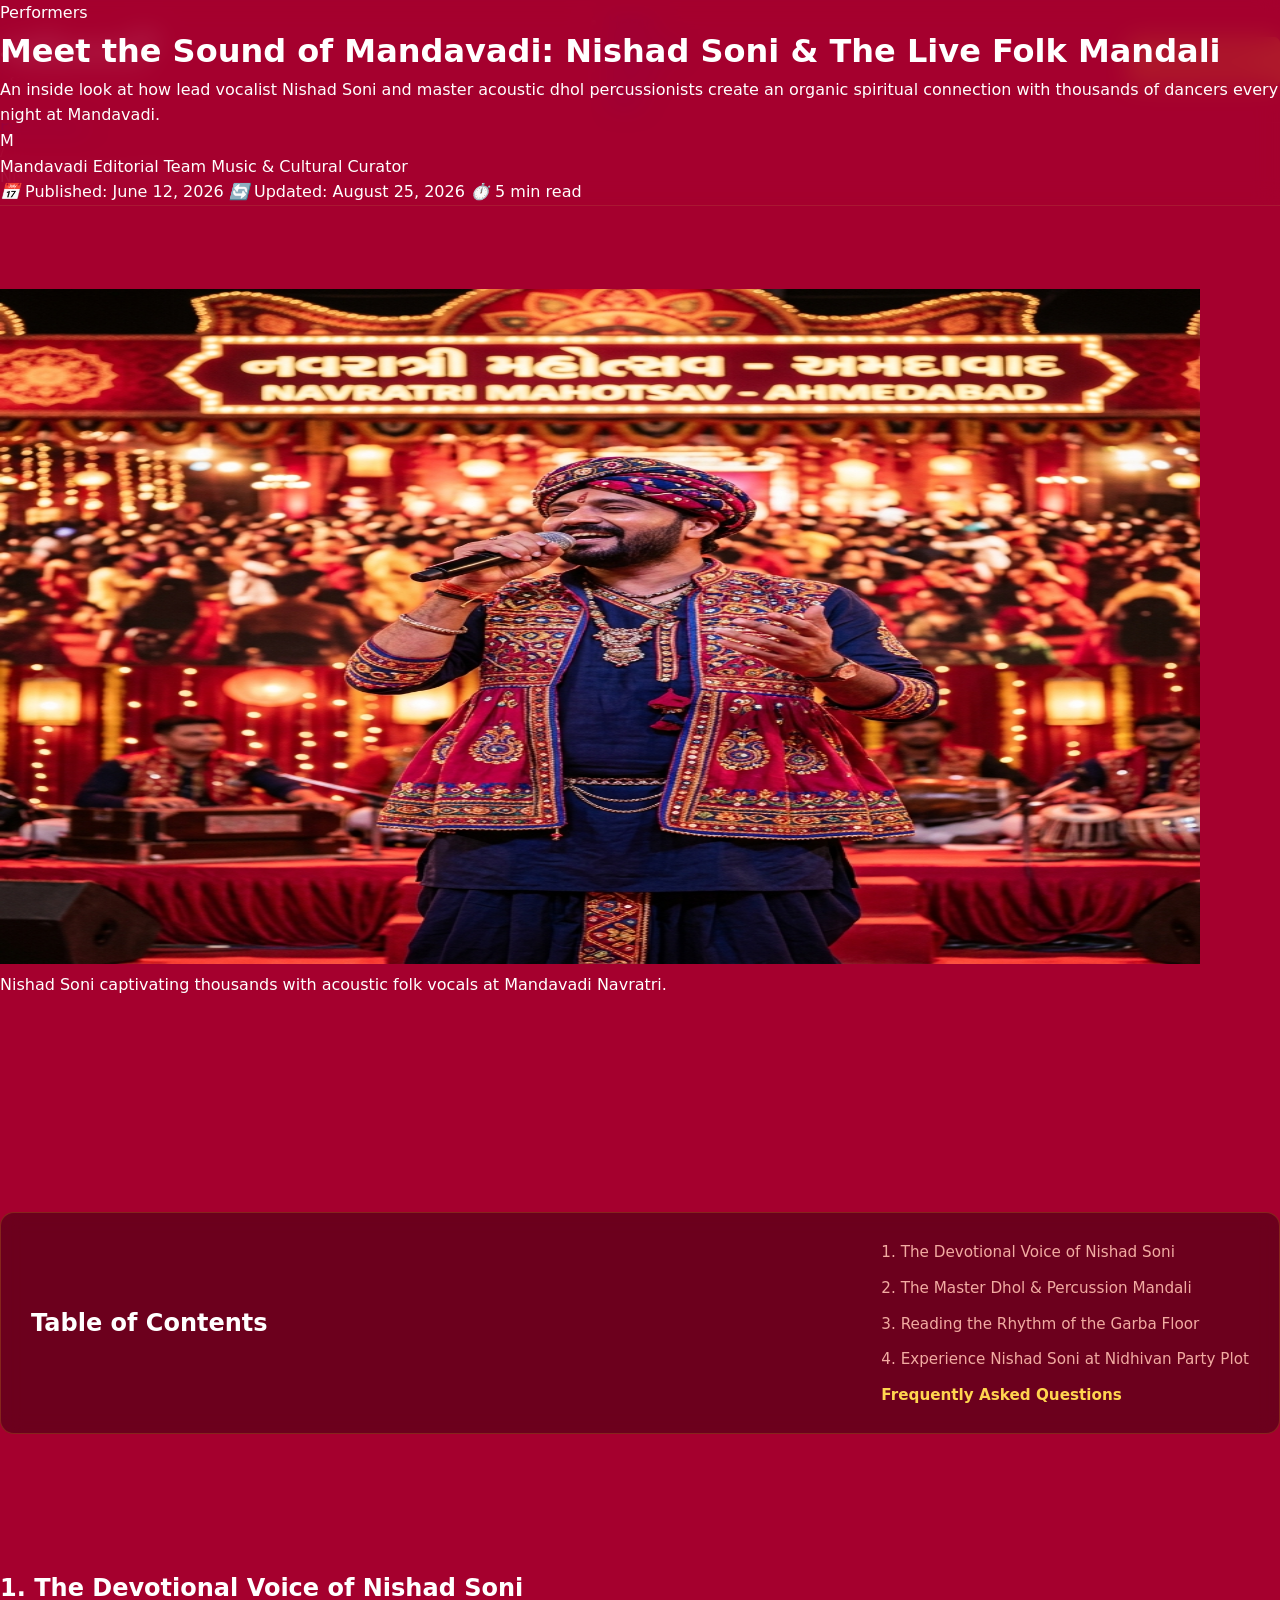
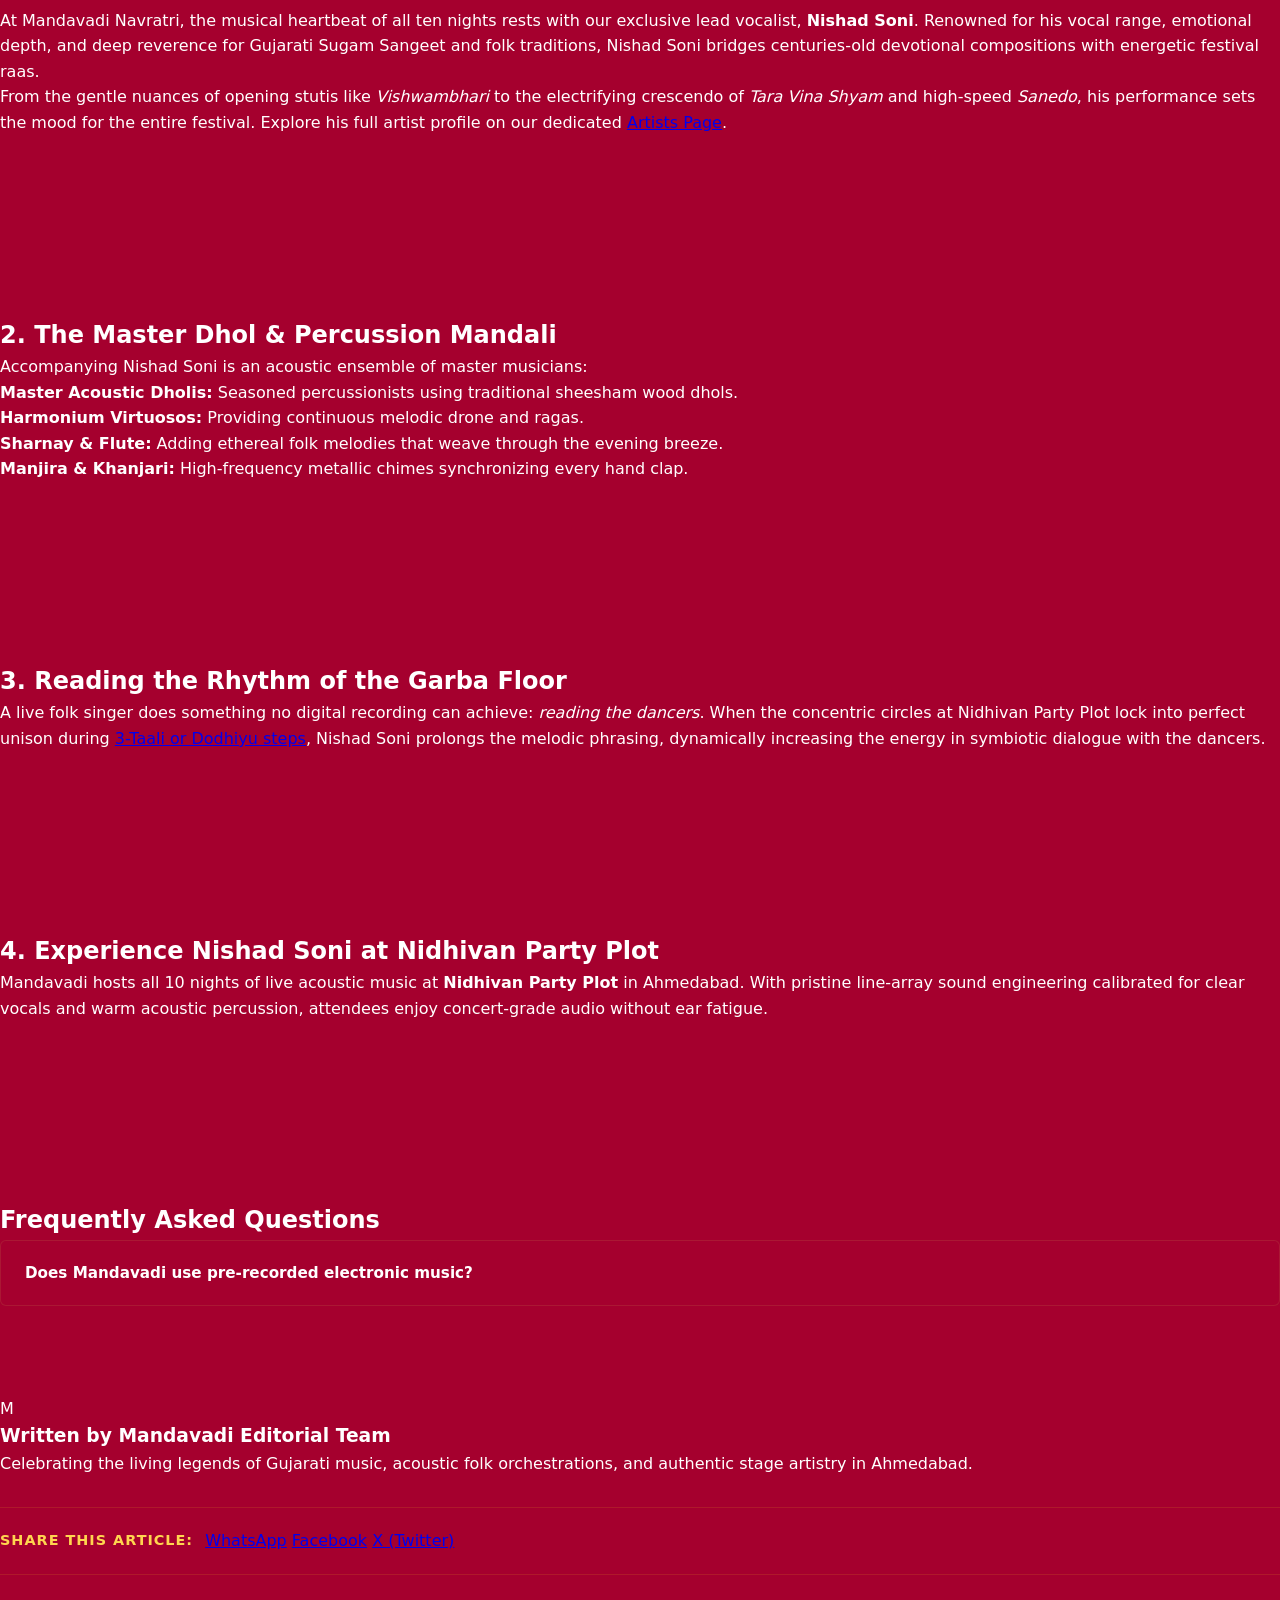
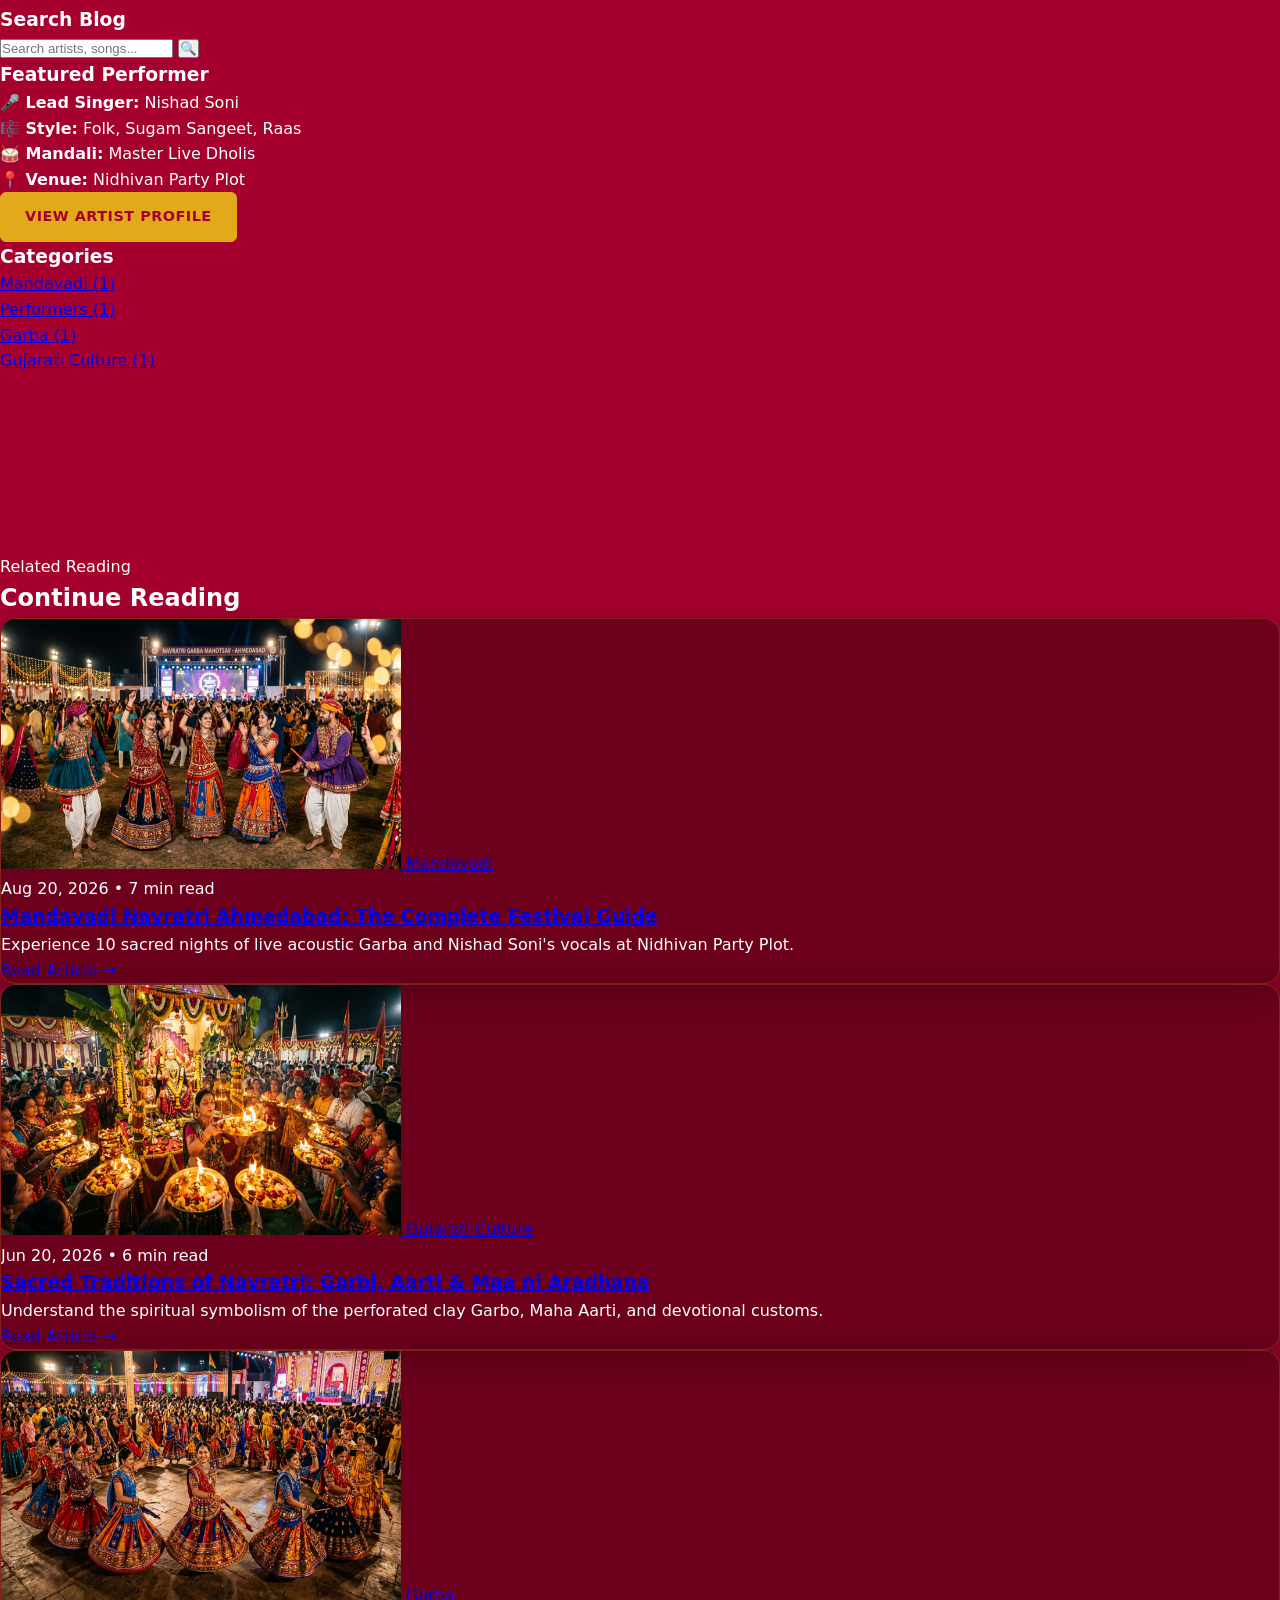
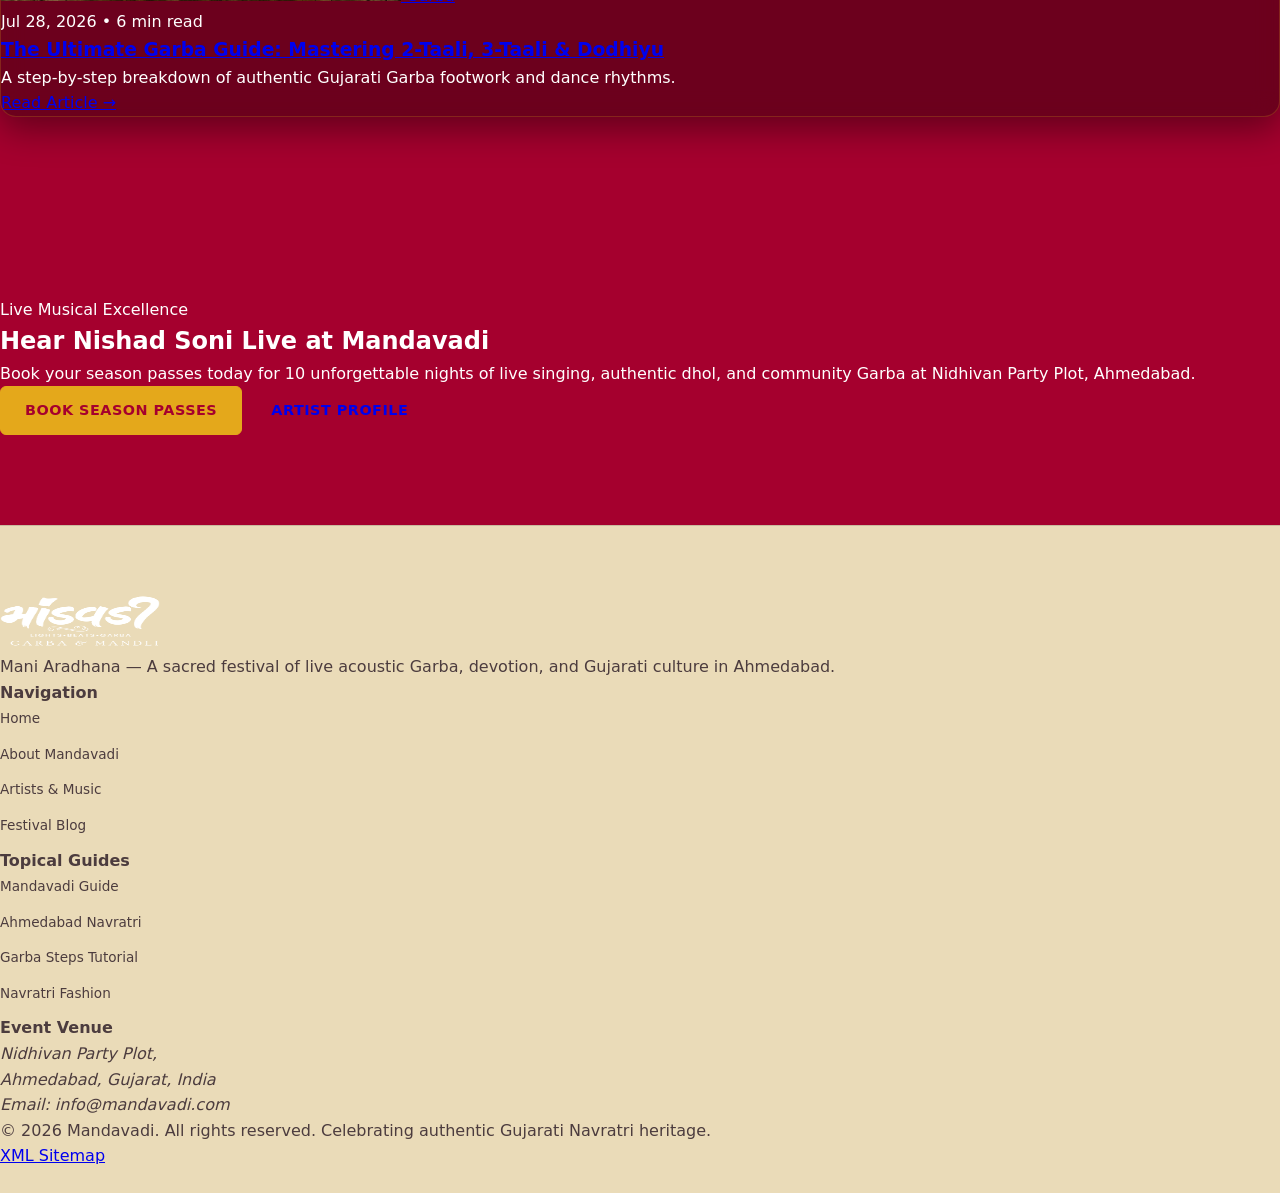
<file: blog/mandavadi-performers-nishad-soni-live-music.html>
<!DOCTYPE html>
<html lang="en">

<head>
    <meta charset="UTF-8">
    <meta name="viewport" content="width=device-width, initial-scale=1.0">
    <meta http-equiv="X-UA-Compatible" content="IE=edge">

    <title>Nishad Soni &amp; Live Folk Mandali at Mandavadi Navratri | Mandavadi</title>
    <meta name="description" content="Meet Nishad Soni, the lead Garba artist and vocalist at Mandavadi Navratri in Ahmedabad. Discover authentic acoustic dhol, Sugam Sangeet, and live folk raas.">
    <meta name="keywords" content="Nishad Soni, Mandavadi singer, Navratri singer Ahmedabad, Garba artist Ahmedabad, Nishad Soni Garba, live acoustic Garba band Ahmedabad">
    <meta name="author" content="Mandavadi - Mani Aradhana">
    <link rel="canonical" href="https://mandavadi.com/blog/mandavadi-performers-nishad-soni-live-music">

    <meta property="og:type" content="article">
    <meta property="og:url" content="https://mandavadi.com/blog/mandavadi-performers-nishad-soni-live-music">
    <meta property="og:title" content="Meet the Sound of Mandavadi: Nishad Soni &amp; The Live Folk Mandali">
    <meta property="og:description" content="An inside look at how lead vocalist Nishad Soni and master acoustic dhol percussionists create an organic spiritual connection with thousands of dancers every night at Mandavadi.">
    <meta property="og:image" content="https://mandavadi.com/assets/images/artists/nishad-soni-main.jpg">

    <meta name="twitter:card" content="summary_large_image">
    <meta name="twitter:title" content="Meet the Sound of Mandavadi: Nishad Soni &amp; The Live Folk Mandali">
    <meta name="twitter:description" content="An inside look at how lead vocalist Nishad Soni and master acoustic dhol percussionists create an organic spiritual connection with thousands of dancers every night at Mandavadi.">
    <meta name="twitter:image" content="https://mandavadi.com/assets/images/artists/nishad-soni-main.jpg">

    <link rel="preconnect" href="https://fonts.googleapis.com">
    <link rel="preconnect" href="https://fonts.gstatic.com" crossorigin>
    <link href="https://fonts.googleapis.com/css2?family=Mogra&family=Montserrat:ital,wght@0,400;0,500;0,600;0,700;0,800;1,400;1,700&family=Shrikhand&display=swap" rel="stylesheet">

    <link rel="stylesheet" href="../css/style.css">
    <link rel="stylesheet" href="../css/blog.css">

    <script type="application/ld+json">
    {
      "@context": "https://schema.org",
      "@graph": [
        {
          "@type": "Organization",
          "@id": "https://mandavadi.com/#organization",
          "name": "Mandavadi - Mani Aradhana",
          "url": "https://mandavadi.com/",
          "logo": "https://mandavadi.com/assets/images/Logo.png"
        },
        {
          "@type": "BreadcrumbList",
          "@id": "https://mandavadi.com/blog/mandavadi-performers-nishad-soni-live-music#breadcrumb",
          "itemListElement": [
            {
              "@type": "ListItem",
              "position": 1,
              "name": "Home",
              "item": "https://mandavadi.com/"
            },
            {
              "@type": "ListItem",
              "position": 2,
              "name": "Blog",
              "item": "https://mandavadi.com/blog"
            },
            {
              "@type": "ListItem",
              "position": 3,
              "name": "Performers",
              "item": "https://mandavadi.com/blog"
            },
            {
              "@type": "ListItem",
              "position": 4,
              "name": "Nishad Soni Live Music",
              "item": "https://mandavadi.com/blog/mandavadi-performers-nishad-soni-live-music"
            }
          ]
        },
        {
          "@type": "BlogPosting",
          "@id": "https://mandavadi.com/blog/mandavadi-performers-nishad-soni-live-music#article",
          "isPartOf": {
            "@type": "Blog",
            "@id": "https://mandavadi.com/blog"
          },
          "headline": "Meet the Sound of Mandavadi: Nishad Soni & The Live Folk Mandali",
          "description": "Meet Nishad Soni, the lead Garba artist and vocalist at Mandavadi Navratri in Ahmedabad. Discover authentic acoustic dhol, Sugam Sangeet, and live folk raas.",
          "image": "https://mandavadi.com/assets/images/artists/nishad-soni-main.jpg",
          "datePublished": "2026-06-12T09:00:00+05:30",
          "dateModified": "2026-08-25T14:30:00+05:30",
          "author": {
            "@type": "Person",
            "name": "Mandavadi Editorial Team",
            "jobTitle": "Music & Cultural Curator"
          },
          "publisher": {
            "@id": "https://mandavadi.com/#organization"
          },
          "mainEntityOfPage": "https://mandavadi.com/blog/mandavadi-performers-nishad-soni-live-music"
        },
        {
          "@type": "FAQPage",
          "@id": "https://mandavadi.com/blog/mandavadi-performers-nishad-soni-live-music#faq",
          "mainEntity": [
            {
              "@type": "Question",
              "name": "Does Mandavadi use pre-recorded electronic music?",
              "acceptedAnswer": {
                "@type": "Answer",
                "text": "No. Mandavadi is strictly dedicated to 100% authentic live acoustic music, featuring lead vocalist Nishad Soni, traditional dholis, harmonium, and folk percussionists."
              }
            }
          ]
        }
      ]
    }
    </script>
</head>

<body class="blog-article-body">

    <header class="site-header">
        <nav class="nav-container" aria-label="Main Navigation">
            <a href="../index.html" class="logo-link" aria-label="Mandavadi Home">
                <img src="../assets/images/Logo.png" alt="Mandavadi Logo" class="site-logo" width="160" height="50">
            </a>
            <ul class="nav-menu" id="nav-menu">
                <li><a href="../index.html" class="nav-link">Home</a></li>
                <li><a href="../about-us.html" class="nav-link">About Us</a></li>
                <li><a href="../artists.html" class="nav-link">Artists</a></li>
                <li><a href="../blog.html" class="nav-link active">Blog</a></li>
            </ul>
            <div class="nav-actions">
                <a href="../index.html#passes" class="btn btn-primary nav-cta">Get Passes</a>
            </div>
        </nav>
    </header>

    <div class="reading-progress-bar" id="readingProgressBar" aria-hidden="true"></div>

    <main id="main-content" class="article-page-layout">
        
        <nav class="article-breadcrumbs-container" aria-label="Breadcrumb">
            <div class="article-container">
                <ol class="article-breadcrumbs">
                    <li><a href="../index.html">Home</a></li>
                    <li><span class="breadcrumb-separator">/</span></li>
                    <li><a href="../blog.html">Blog</a></li>
                    <li><span class="breadcrumb-separator">/</span></li>
                    <li><a href="../blog.html?category=performers">Performers</a></li>
                    <li><span class="breadcrumb-separator">/</span></li>
                    <li aria-current="page">Nishad Soni Live Music</li>
                </ol>
            </div>
        </nav>

        <header class="article-header-section">
            <div class="article-container">
                <div class="article-category-badge-wrap">
                    <span class="blog-category-tag tag-performers">Performers</span>
                </div>
                
                <h1 class="article-main-title">Meet the Sound of Mandavadi: Nishad Soni &amp; The Live Folk Mandali</h1>
                
                <p class="article-lead-subtitle">
                    An inside look at how lead vocalist Nishad Soni and master acoustic dhol percussionists create an organic spiritual connection with thousands of dancers every night at Mandavadi.
                </p>

                <div class="article-meta-bar">
                    <div class="meta-author-group">
                        <div class="author-avatar-circle" aria-hidden="true">M</div>
                        <div class="author-details-text">
                            <span class="author-name">Mandavadi Editorial Team</span>
                            <span class="author-title">Music &amp; Cultural Curator</span>
                        </div>
                    </div>
                    <div class="meta-timing-group">
                        <span class="meta-item"><i class="meta-icon" aria-hidden="true">📅</i> Published: <time datetime="2026-06-12">June 12, 2026</time></span>
                        <span class="meta-item"><i class="meta-icon" aria-hidden="true">🔄</i> Updated: <time datetime="2026-08-25">August 25, 2026</time></span>
                        <span class="meta-item"><i class="meta-icon" aria-hidden="true">⏱️</i> 5 min read</span>
                    </div>
                </div>
            </div>
        </header>

        <section class="article-hero-media" aria-label="Featured Image">
            <div class="article-container">
                <figure class="article-featured-figure">
                    <img src="../assets/images/artists/nishad-soni-main.jpg" 
                         alt="Lead singer Nishad Soni performing live on stage at Mandavadi Navratri in Ahmedabad" 
                         class="article-featured-img" 
                         width="1200" 
                         height="675"
                         loading="eager"
                         fetchpriority="high">
                    <figcaption class="article-img-caption">
                        Nishad Soni captivating thousands with acoustic folk vocals at Mandavadi Navratri.
                    </figcaption>
                </figure>
            </div>
        </section>

        <section class="article-content-section">
            <div class="article-container article-layout-grid">
                
                <article class="article-rich-text">
                    
                    <nav class="article-toc-box" aria-label="Table of Contents">
                        <h2 class="toc-heading">Table of Contents</h2>
                        <ol class="toc-list">
                            <li><a href="#the-voice-of-mandavadi">1. The Devotional Voice of Nishad Soni</a></li>
                            <li><a href="#acoustic-dhol-orchestra">2. The Master Dhol &amp; Percussion Mandali</a></li>
                            <li><a href="#why-live-singing-matters">3. Reading the Rhythm of the Garba Floor</a></li>
                            <li><a href="#experiencing-live-performance">4. Experience Nishad Soni at Nidhivan Party Plot</a></li>
                            <li><a href="#performers-faqs">Frequently Asked Questions</a></li>
                        </ol>
                    </nav>

                    <section id="the-voice-of-mandavadi" class="article-chapter">
                        <h2>1. The Devotional Voice of Nishad Soni</h2>
                        <p>
                            At Mandavadi Navratri, the musical heartbeat of all ten nights rests with our exclusive lead vocalist, <strong>Nishad Soni</strong>. Renowned for his vocal range, emotional depth, and deep reverence for Gujarati Sugam Sangeet and folk traditions, Nishad Soni bridges centuries-old devotional compositions with energetic festival raas.
                        </p>
                        <p>
                            From the gentle nuances of opening stutis like <em>Vishwambhari</em> to the electrifying crescendo of <em>Tara Vina Shyam</em> and high-speed <em>Sanedo</em>, his performance sets the mood for the entire festival. Explore his full artist profile on our dedicated <a href="../artists.html" class="text-link">Artists Page</a>.
                        </p>
                    </section>

                    <section id="acoustic-dhol-orchestra" class="article-chapter">
                        <h2>2. The Master Dhol &amp; Percussion Mandali</h2>
                        <p>
                            Accompanying Nishad Soni is an acoustic ensemble of master musicians:
                        </p>
                        <ul class="styled-bullet-list">
                            <li><strong>Master Acoustic Dholis:</strong> Seasoned percussionists using traditional sheesham wood dhols.</li>
                            <li><strong>Harmonium Virtuosos:</strong> Providing continuous melodic drone and ragas.</li>
                            <li><strong>Sharnay &amp; Flute:</strong> Adding ethereal folk melodies that weave through the evening breeze.</li>
                            <li><strong>Manjira &amp; Khanjari:</strong> High-frequency metallic chimes synchronizing every hand clap.</li>
                        </ul>
                    </section>

                    <section id="why-live-singing-matters" class="article-chapter">
                        <h2>3. Reading the Rhythm of the Garba Floor</h2>
                        <p>
                            A live folk singer does something no digital recording can achieve: <em>reading the dancers</em>. When the concentric circles at Nidhivan Party Plot lock into perfect unison during <a href="garba-dance-steps-basics-guide.html" class="text-link">3-Taali or Dodhiyu steps</a>, Nishad Soni prolongs the melodic phrasing, dynamically increasing the energy in symbiotic dialogue with the dancers.
                        </p>
                    </section>

                    <section id="experiencing-live-performance" class="article-chapter">
                        <h2>4. Experience Nishad Soni at Nidhivan Party Plot</h2>
                        <p>
                            Mandavadi hosts all 10 nights of live acoustic music at <strong>Nidhivan Party Plot</strong> in Ahmedabad. With pristine line-array sound engineering calibrated for clear vocals and warm acoustic percussion, attendees enjoy concert-grade audio without ear fatigue.
                        </p>
                    </section>

                    <section id="performers-faqs" class="article-chapter faq-section-block">
                        <h2>Frequently Asked Questions</h2>
                        <div class="faq-accordion-group">
                            <details class="faq-item" open>
                                <summary class="faq-question">Does Mandavadi use pre-recorded electronic music?</summary>
                                <div class="faq-answer">
                                    <p>No. Mandavadi is strictly dedicated to 100% authentic live acoustic music, featuring lead vocalist Nishad Soni, traditional dholis, harmonium, and folk percussionists.</p>
                                </div>
                            </details>
                        </div>
                    </section>

                    <div class="author-bio-card">
                        <div class="bio-avatar-circle" aria-hidden="true">M</div>
                        <div class="bio-content">
                            <h3 class="bio-name">Written by Mandavadi Editorial Team</h3>
                            <p class="bio-text">
                                Celebrating the living legends of Gujarati music, acoustic folk orchestrations, and authentic stage artistry in Ahmedabad.
                            </p>
                        </div>
                    </div>

                    <div class="article-share-bar">
                        <span class="share-label">Share this article:</span>
                        <div class="share-buttons">
                            <a href="https://api.whatsapp.com/send?text=Nishad%20Soni%20Mandavadi%20https://mandavadi.com/blog/mandavadi-performers-nishad-soni-live-music" target="_blank" rel="noopener noreferrer" class="btn-share share-wa" aria-label="Share on WhatsApp">WhatsApp</a>
                            <a href="https://www.facebook.com/sharer/sharer.php?u=https://mandavadi.com/blog/mandavadi-performers-nishad-soni-live-music" target="_blank" rel="noopener noreferrer" class="btn-share share-fb" aria-label="Share on Facebook">Facebook</a>
                            <a href="https://twitter.com/intent/tweet?text=Nishad%20Soni%20Mandavadi&url=https://mandavadi.com/blog/mandavadi-performers-nishad-soni-live-music" target="_blank" rel="noopener noreferrer" class="btn-share share-tw" aria-label="Share on X">X (Twitter)</a>
                        </div>
                    </div>

                </article>

                <aside class="article-sidebar" aria-label="Article Sidebar">
                    <div class="sidebar-widget search-widget">
                        <h3 class="widget-title">Search Blog</h3>
                        <form action="../blog.html" method="GET" class="sidebar-search-form">
                            <input type="text" name="search" placeholder="Search artists, songs..." class="sidebar-search-input" aria-label="Search articles">
                            <button type="submit" class="sidebar-search-btn" aria-label="Submit search">🔍</button>
                        </form>
                    </div>

                    <div class="sidebar-widget info-card-widget">
                        <h3 class="widget-title">Featured Performer</h3>
                        <ul class="widget-meta-list">
                            <li><strong>🎤 Lead Singer:</strong> Nishad Soni</li>
                            <li><strong>🎼 Style:</strong> Folk, Sugam Sangeet, Raas</li>
                            <li><strong>🥁 Mandali:</strong> Master Live Dholis</li>
                            <li><strong>📍 Venue:</strong> Nidhivan Party Plot</li>
                        </ul>
                        <a href="../artists.html" class="btn btn-primary btn-block">View Artist Profile</a>
                    </div>

                    <div class="sidebar-widget categories-widget">
                        <h3 class="widget-title">Categories</h3>
                        <ul class="sidebar-category-list">
                            <li><a href="../blog.html?category=mandavadi">Mandavadi <span>(1)</span></a></li>
                            <li><a href="../blog.html?category=performers">Performers <span>(1)</span></a></li>
                            <li><a href="../blog.html?category=garba">Garba <span>(1)</span></a></li>
                            <li><a href="../blog.html?category=gujarati-culture">Gujarati Culture <span>(1)</span></a></li>
                        </ul>
                    </div>
                </aside>

            </div>
        </section>

        <section class="related-articles-section" aria-label="Related Articles">
            <div class="article-container">
                <div class="section-header-wrap">
                    <span class="section-kicker">Related Reading</span>
                    <h2 class="section-heading">Continue Reading</h2>
                </div>

                <div class="related-cards-grid">
                    <article class="blog-card">
                        <a href="mandavadi-navratri-ahmedabad-guide.html" class="card-media-link">
                            <img src="../assets/images/blog/mandavadi-navratri-garba-ahmedabad.jpg" alt="Mandavadi Navratri Guide" class="card-thumb" width="400" height="250" loading="lazy">
                            <span class="card-badge">Mandavadi</span>
                        </a>
                        <div class="card-content">
                            <div class="card-meta"><span>Aug 20, 2026</span> • <span>7 min read</span></div>
                            <h3 class="card-title"><a href="mandavadi-navratri-ahmedabad-guide.html">Mandavadi Navratri Ahmedabad: The Complete Festival Guide</a></h3>
                            <p class="card-excerpt">Experience 10 sacred nights of live acoustic Garba and Nishad Soni's vocals at Nidhivan Party Plot.</p>
                            <a href="mandavadi-navratri-ahmedabad-guide.html" class="card-cta">Read Article →</a>
                        </div>
                    </article>

                    <article class="blog-card">
                        <a href="traditional-garba-rituals-maa-amba-aradhana.html" class="card-media-link">
                            <img src="../assets/images/blog/traditional-garba-rituals-maa-amba-aarti.jpg" alt="Sacred Traditions of Navratri" class="card-thumb" width="400" height="250" loading="lazy">
                            <span class="card-badge">Gujarati Culture</span>
                        </a>
                        <div class="card-content">
                            <div class="card-meta"><span>Jun 20, 2026</span> • <span>6 min read</span></div>
                            <h3 class="card-title"><a href="traditional-garba-rituals-maa-amba-aradhana.html">Sacred Traditions of Navratri: Garbi, Aarti &amp; Maa ni Aradhana</a></h3>
                            <p class="card-excerpt">Understand the spiritual symbolism of the perforated clay Garbo, Maha Aarti, and devotional customs.</p>
                            <a href="traditional-garba-rituals-maa-amba-aradhana.html" class="card-cta">Read Article →</a>
                        </div>
                    </article>

                    <article class="blog-card">
                        <a href="garba-dance-steps-basics-guide.html" class="card-media-link">
                            <img src="../assets/images/blog/garba-dance-steps-raas-ahmedabad.jpg" alt="Garba Dance Steps Guide" class="card-thumb" width="400" height="250" loading="lazy">
                            <span class="card-badge">Garba</span>
                        </a>
                        <div class="card-content">
                            <div class="card-meta"><span>Jul 28, 2026</span> • <span>6 min read</span></div>
                            <h3 class="card-title"><a href="garba-dance-steps-basics-guide.html">The Ultimate Garba Guide: Mastering 2-Taali, 3-Taali &amp; Dodhiyu</a></h3>
                            <p class="card-excerpt">A step-by-step breakdown of authentic Gujarati Garba footwork and dance rhythms.</p>
                            <a href="garba-dance-steps-basics-guide.html" class="card-cta">Read Article →</a>
                        </div>
                    </article>
                </div>
            </div>
        </section>

        <section class="festival-cta-banner" aria-label="Event Registration CTA">
            <div class="article-container cta-banner-inner">
                <div class="cta-content-column">
                    <span class="cta-kicker">Live Musical Excellence</span>
                    <h2 class="cta-heading">Hear Nishad Soni Live at Mandavadi</h2>
                    <p class="cta-subtext">
                        Book your season passes today for 10 unforgettable nights of live singing, authentic dhol, and community Garba at Nidhivan Party Plot, Ahmedabad.
                    </p>
                </div>
                <div class="cta-actions-column">
                    <a href="../index.html#passes" class="btn btn-primary btn-large">Book Season Passes</a>
                    <a href="../artists.html" class="btn btn-outline btn-large">Artist Profile</a>
                </div>
            </div>
        </section>

    </main>

    <footer class="site-footer">
        <div class="footer-container">
            <div class="footer-top-grid">
                <div class="footer-brand-col">
                    <img src="../assets/images/Logo.png" alt="Mandavadi Logo" class="footer-logo" width="160" height="50">
                    <p class="footer-tagline">Mani Aradhana — A sacred festival of live acoustic Garba, devotion, and Gujarati culture in Ahmedabad.</p>
                </div>
                <div class="footer-nav-col">
                    <h4 class="footer-col-title">Navigation</h4>
                    <ul class="footer-links">
                        <li><a href="../index.html">Home</a></li>
                        <li><a href="../about-us.html">About Mandavadi</a></li>
                        <li><a href="../artists.html">Artists &amp; Music</a></li>
                        <li><a href="../blog.html">Festival Blog</a></li>
                    </ul>
                </div>
                <div class="footer-nav-col">
                    <h4 class="footer-col-title">Topical Guides</h4>
                    <ul class="footer-links">
                        <li><a href="mandavadi-navratri-ahmedabad-guide.html">Mandavadi Guide</a></li>
                        <li><a href="ahmedabad-navratri-garba-experience-guide.html">Ahmedabad Navratri</a></li>
                        <li><a href="garba-dance-steps-basics-guide.html">Garba Steps Tutorial</a></li>
                        <li><a href="navratri-fashion-chaniya-choli-styling-guide.html">Navratri Fashion</a></li>
                    </ul>
                </div>
                <div class="footer-contact-col">
                    <h4 class="footer-col-title">Event Venue</h4>
                    <address class="footer-address">
                        Nidhivan Party Plot,<br>
                        Ahmedabad, Gujarat, India<br>
                        Email: info@mandavadi.com
                    </address>
                </div>
            </div>
            <div class="footer-bottom-bar">
                <p>&copy; 2026 Mandavadi. All rights reserved. Celebrating authentic Gujarati Navratri heritage.</p>
                <div class="footer-legal-links">
                    <a href="../sitemap.xml">XML Sitemap</a>
                </div>
            </div>
        </div>
    </footer>

    <script src="../js/blog-data.js"></script>
    <script src="../js/blog.js"></script>
</body>
</html>
</file>
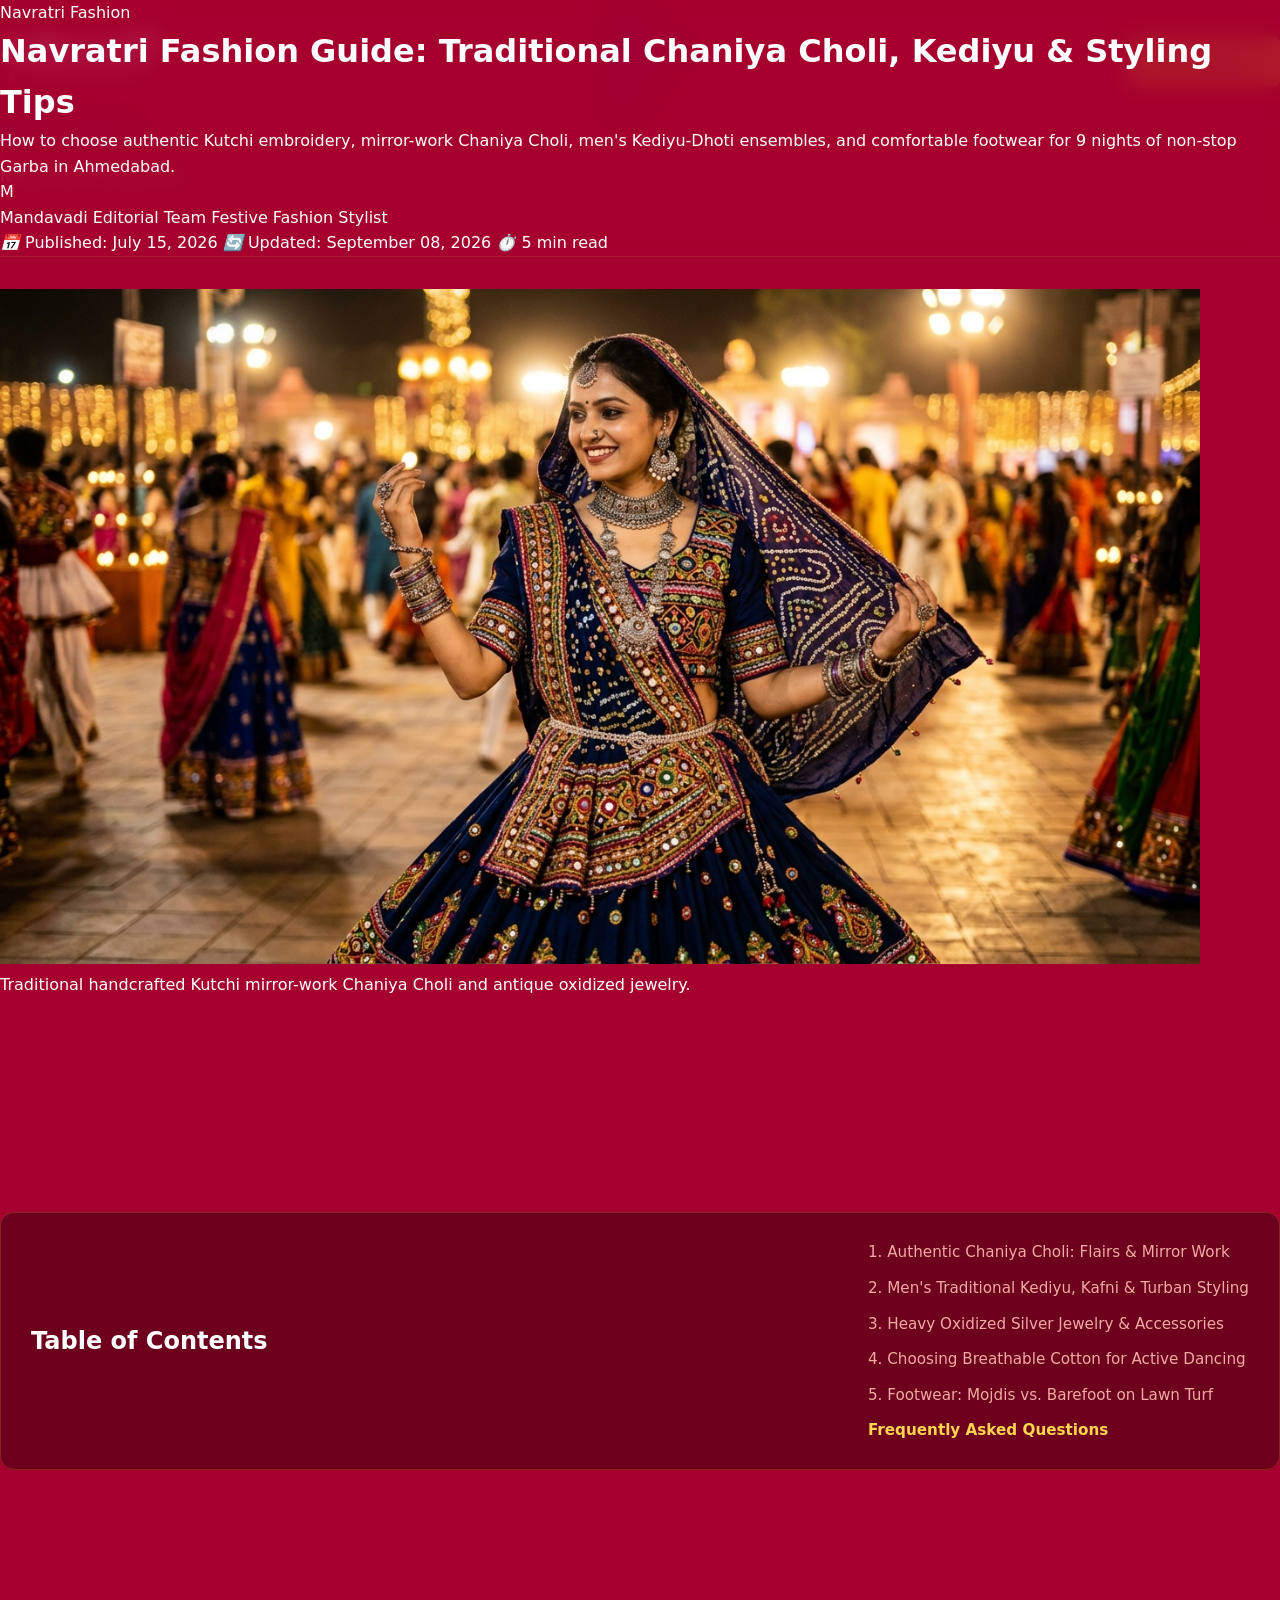
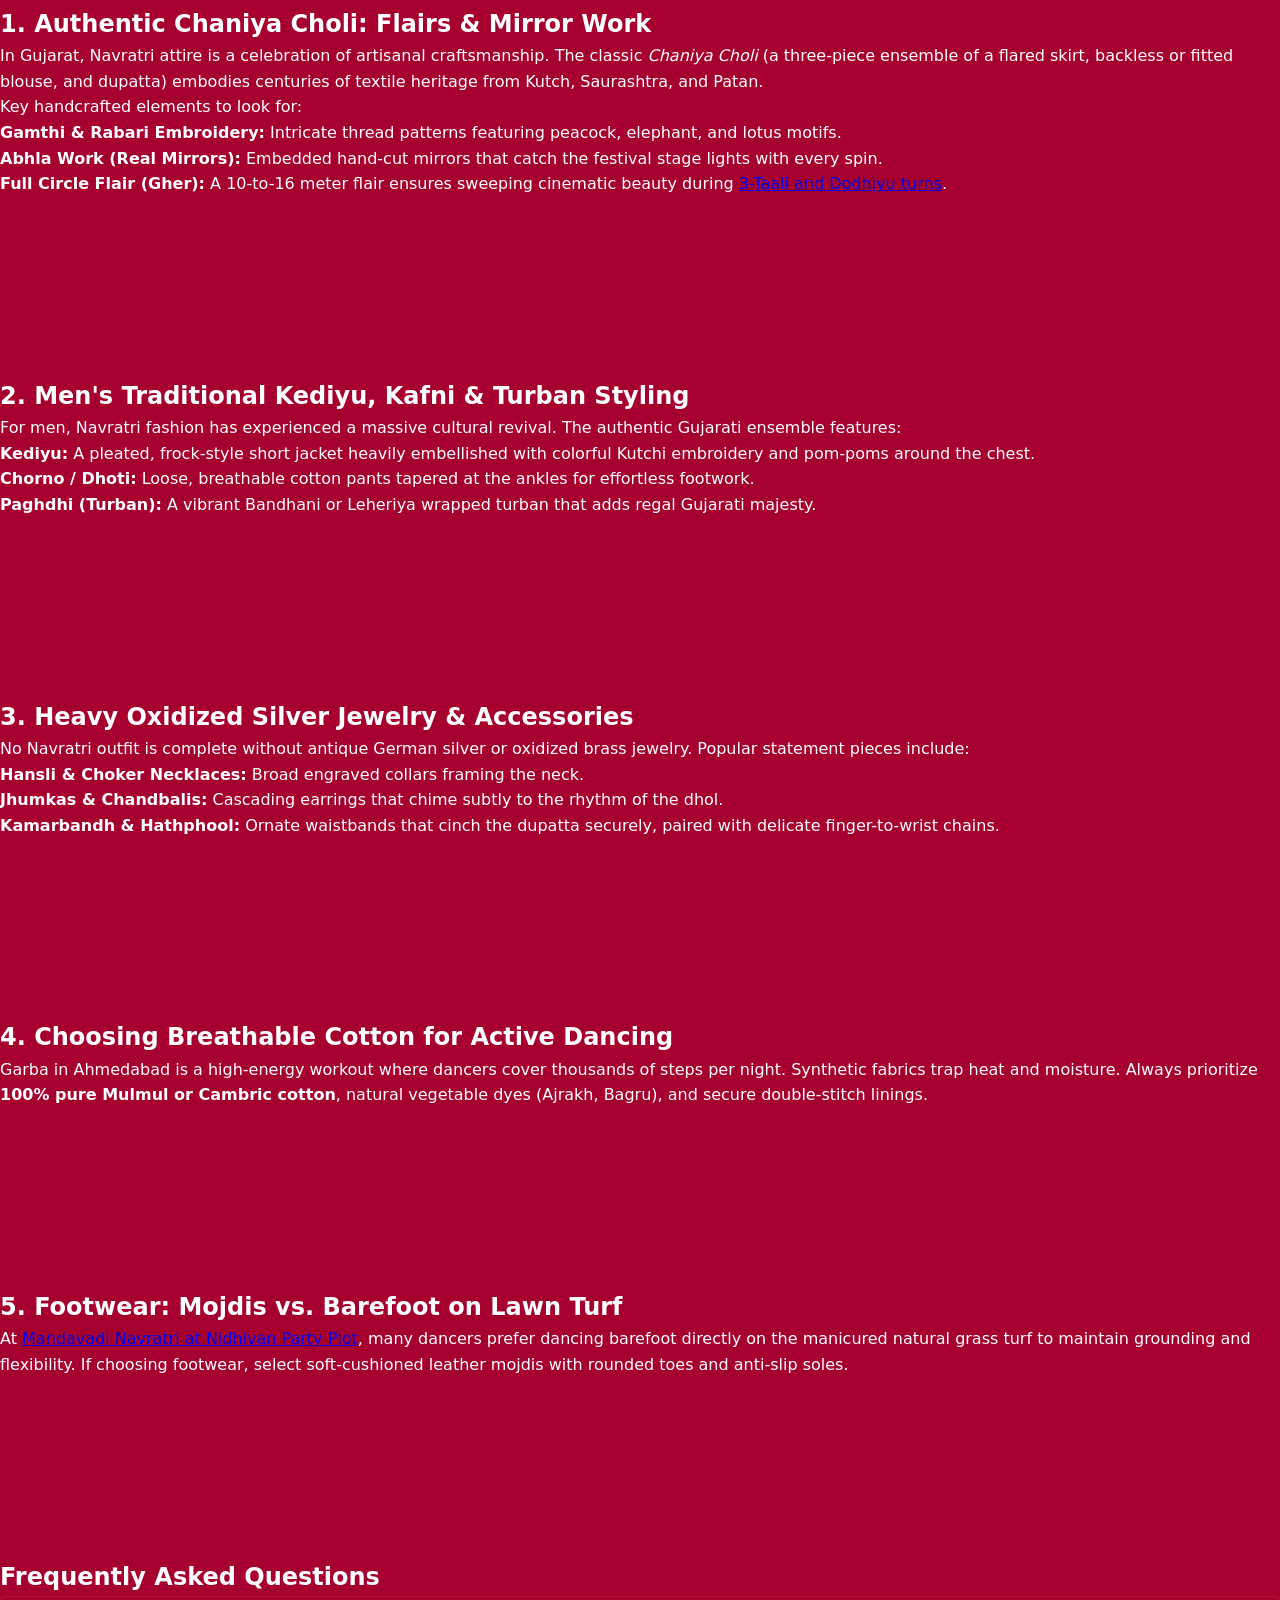
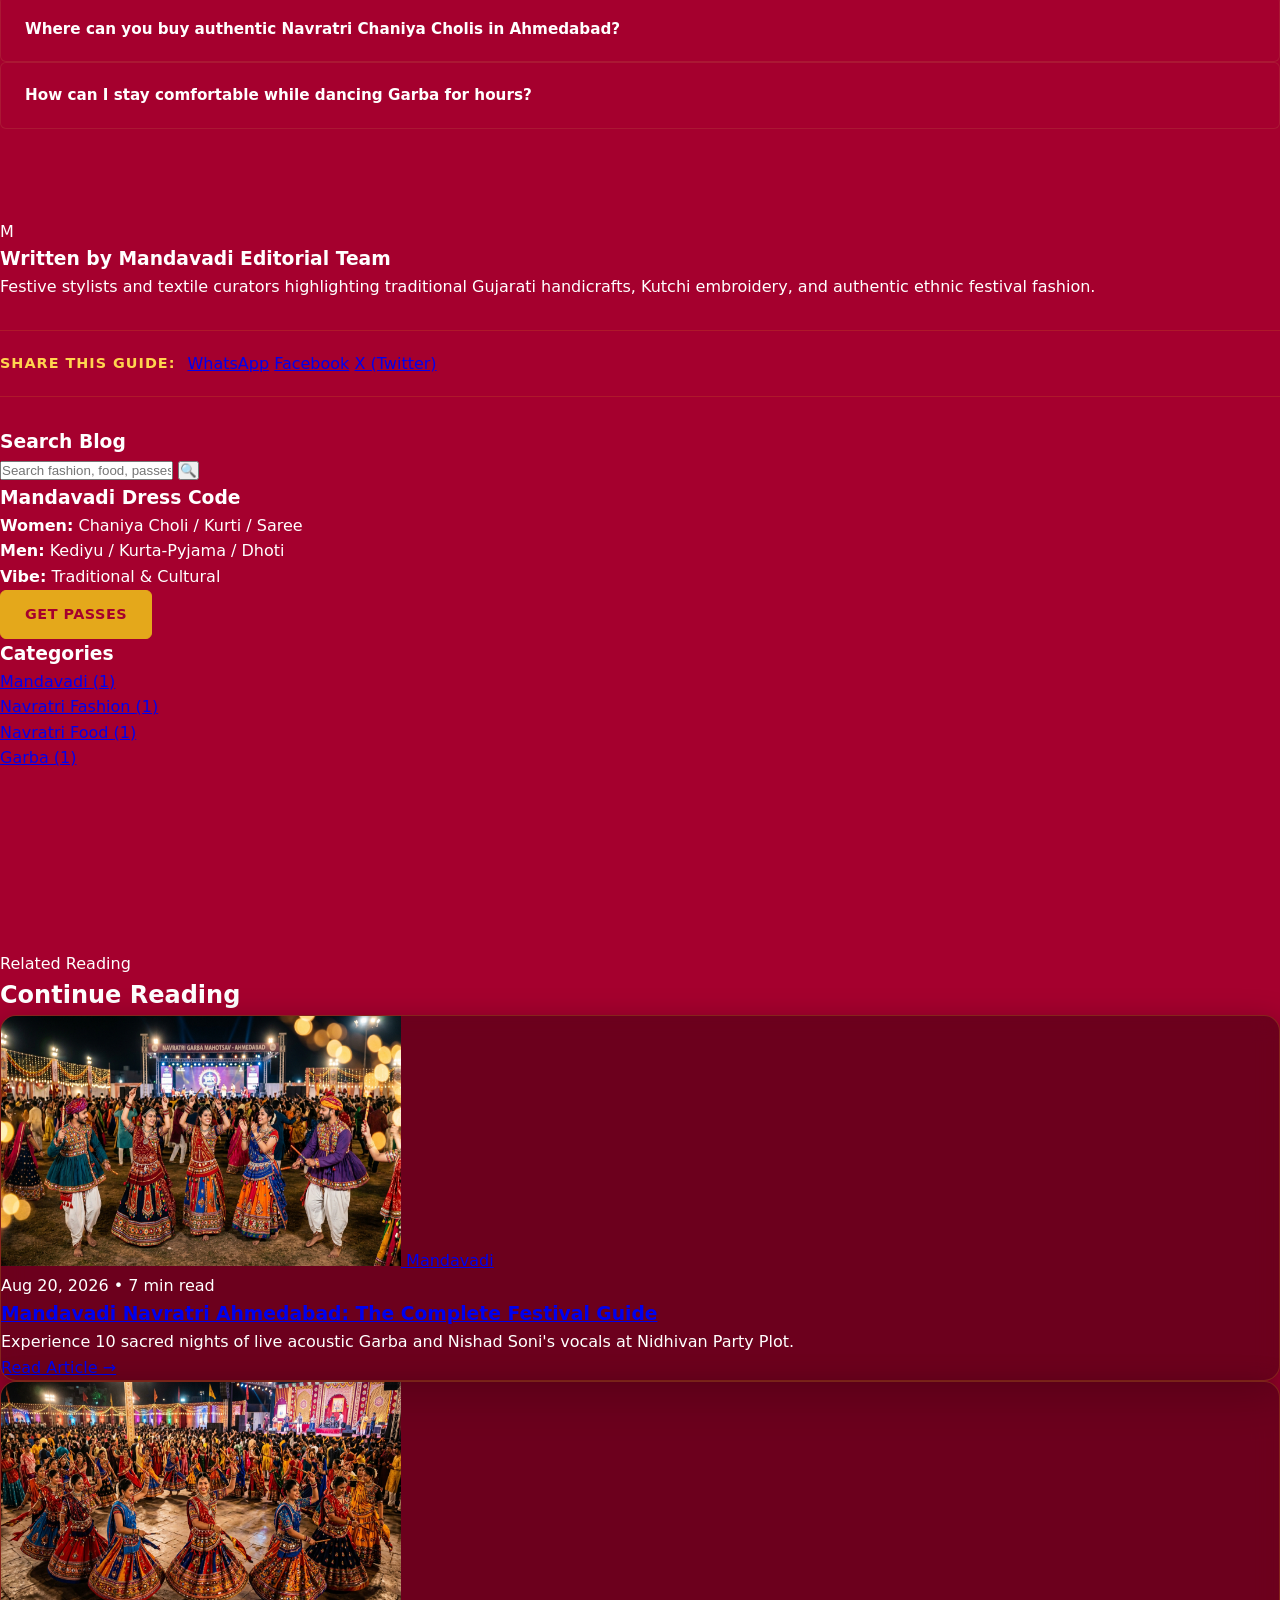
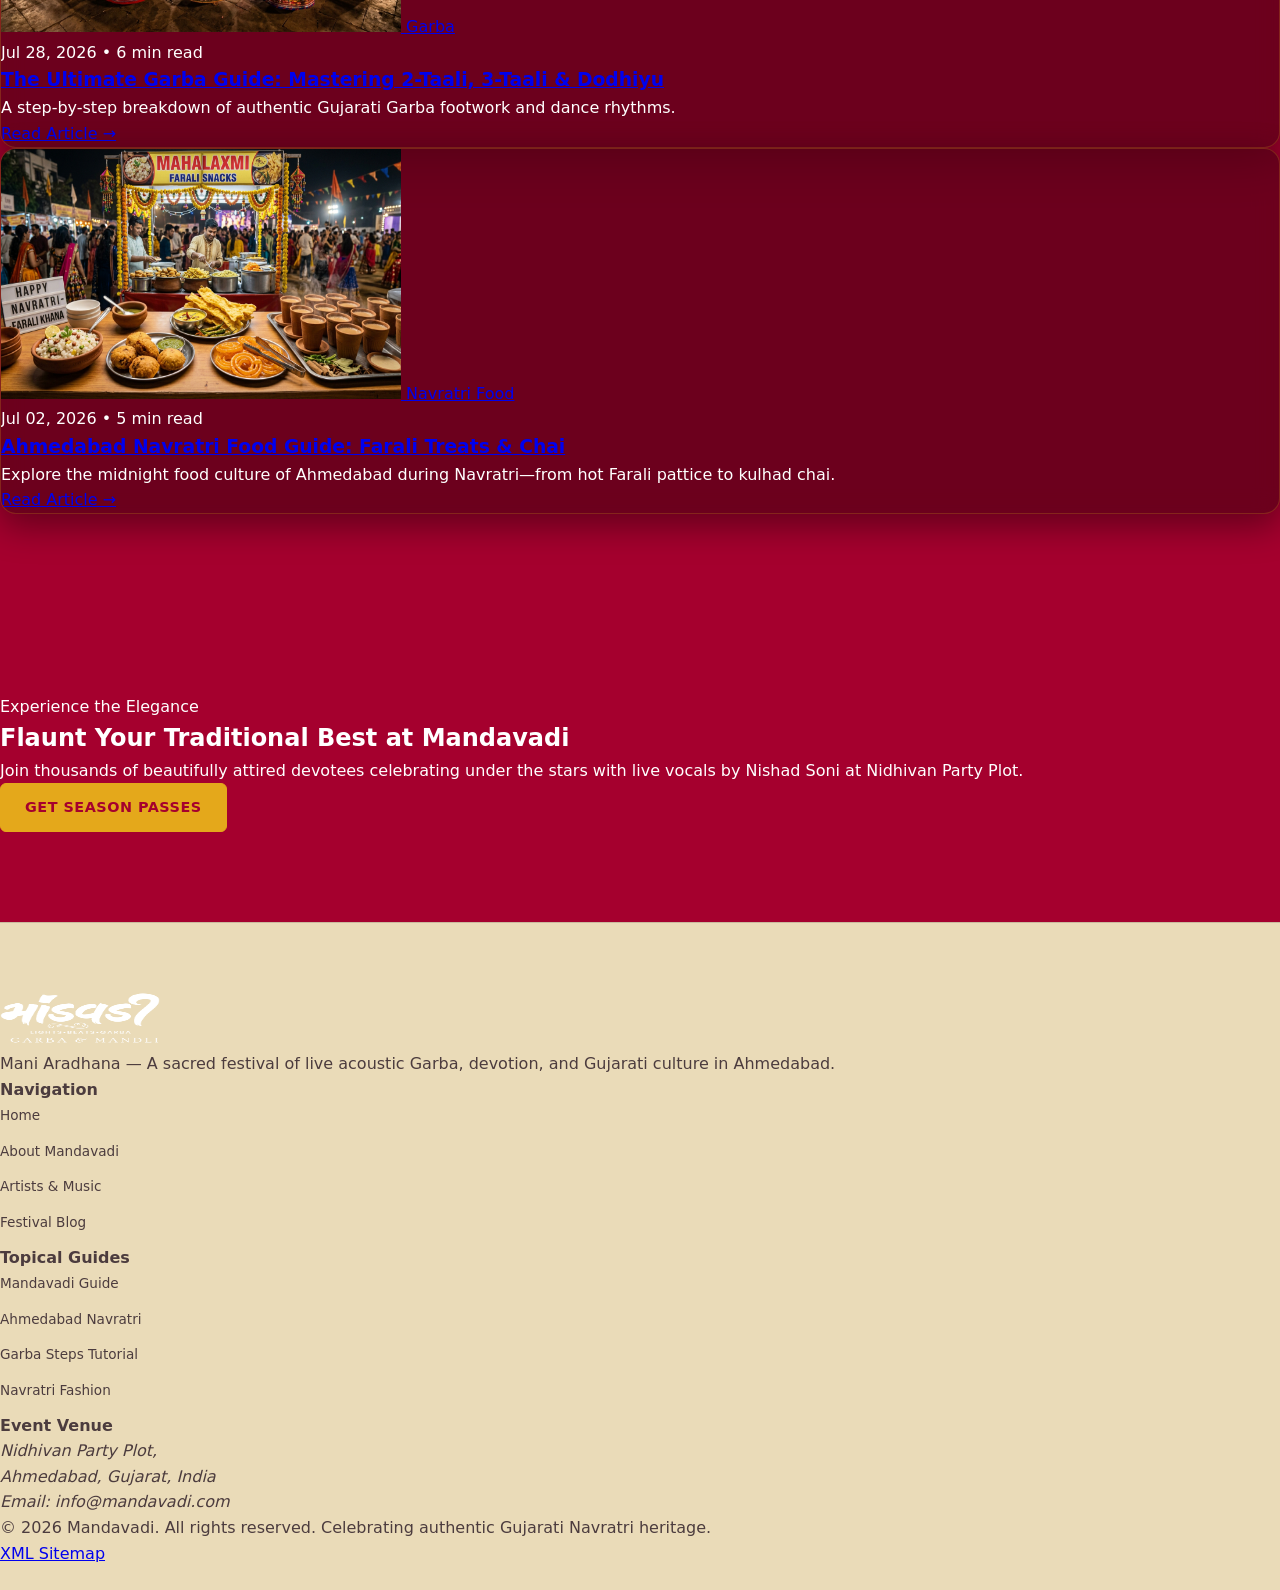
<file: blog/navratri-fashion-chaniya-choli-styling-guide.html>
<!DOCTYPE html>
<html lang="en">

<head>
    <!-- Meta Charset & Viewport -->
    <meta charset="UTF-8">
    <meta name="viewport" content="width=device-width, initial-scale=1.0">
    <meta http-equiv="X-UA-Compatible" content="IE=edge">

    <!-- SEO Title & Meta Description -->
    <title>Navratri Fashion Guide: Chaniya Choli &amp; Kediyu Styling | Mandavadi</title>
    <meta name="description" content="Complete Navratri fashion guide for Ahmedabad. How to style traditional mirror-work Chaniya Cholis, men's Kediyus, oxidized jewelry, and comfortable Garba footwear.">
    <meta name="keywords" content="Navratri fashion Ahmedabad, Chaniya Choli styling, Gujarati Kediyu, oxidized silver jewelry, Kutchi embroidery, traditional Garba dress code Ahmedabad">
    <meta name="author" content="Mandavadi - Mani Aradhana">
    <link rel="canonical" href="https://mandavadi.com/blog/navratri-fashion-chaniya-choli-styling-guide">

    <!-- Open Graph / Facebook -->
    <meta property="og:type" content="article">
    <meta property="og:url" content="https://mandavadi.com/blog/navratri-fashion-chaniya-choli-styling-guide">
    <meta property="og:title" content="Navratri Fashion Guide: Traditional Chaniya Choli, Kediyu &amp; Styling Tips">
    <meta property="og:description" content="How to choose authentic Kutchi embroidery, mirror-work Chaniya Choli, men's Kediyu-Dhoti ensembles, and comfortable footwear for 9 nights of non-stop Garba in Ahmedabad.">
    <meta property="og:image" content="https://mandavadi.com/assets/images/blog/navratri-fashion-chaniya-choli-ahmedabad.jpg">

    <!-- Twitter / X Card -->
    <meta name="twitter:card" content="summary_large_image">
    <meta name="twitter:title" content="Navratri Fashion Guide: Traditional Chaniya Choli, Kediyu &amp; Styling Tips">
    <meta name="twitter:description" content="How to choose authentic Kutchi embroidery, mirror-work Chaniya Choli, men's Kediyu-Dhoti ensembles, and comfortable footwear for 9 nights of non-stop Garba in Ahmedabad.">
    <meta name="twitter:image" content="https://mandavadi.com/assets/images/blog/navratri-fashion-chaniya-choli-ahmedabad.jpg">

    <!-- Google Fonts -->
    <link rel="preconnect" href="https://fonts.googleapis.com">
    <link rel="preconnect" href="https://fonts.gstatic.com" crossorigin>
    <link href="https://fonts.googleapis.com/css2?family=Mogra&family=Montserrat:ital,wght@0,400;0,500;0,600;0,700;0,800;1,400;1,700&family=Shrikhand&display=swap" rel="stylesheet">

    <!-- Stylesheets -->
    <link rel="stylesheet" href="../css/style.css">
    <link rel="stylesheet" href="../css/blog.css">

    <!-- Schema.org JSON-LD Structured Data -->
    <script type="application/ld+json">
    {
      "@context": "https://schema.org",
      "@graph": [
        {
          "@type": "Organization",
          "@id": "https://mandavadi.com/#organization",
          "name": "Mandavadi - Mani Aradhana",
          "url": "https://mandavadi.com/",
          "logo": "https://mandavadi.com/assets/images/Logo.png"
        },
        {
          "@type": "BreadcrumbList",
          "@id": "https://mandavadi.com/blog/navratri-fashion-chaniya-choli-styling-guide#breadcrumb",
          "itemListElement": [
            {
              "@type": "ListItem",
              "position": 1,
              "name": "Home",
              "item": "https://mandavadi.com/"
            },
            {
              "@type": "ListItem",
              "position": 2,
              "name": "Blog",
              "item": "https://mandavadi.com/blog"
            },
            {
              "@type": "ListItem",
              "position": 3,
              "name": "Navratri Fashion",
              "item": "https://mandavadi.com/blog"
            },
            {
              "@type": "ListItem",
              "position": 4,
              "name": "Navratri Fashion & Styling Guide",
              "item": "https://mandavadi.com/blog/navratri-fashion-chaniya-choli-styling-guide"
            }
          ]
        },
        {
          "@type": "BlogPosting",
          "@id": "https://mandavadi.com/blog/navratri-fashion-chaniya-choli-styling-guide#article",
          "isPartOf": {
            "@type": "Blog",
            "@id": "https://mandavadi.com/blog"
          },
          "headline": "Navratri Fashion Guide: Traditional Chaniya Choli, Kediyu & Styling Tips",
          "description": "Complete Navratri fashion guide for Ahmedabad. How to style traditional mirror-work Chaniya Cholis, men's Kediyus, oxidized jewelry, and comfortable Garba footwear.",
          "image": "https://mandavadi.com/assets/images/blog/navratri-fashion-chaniya-choli-ahmedabad.jpg",
          "datePublished": "2026-07-15T09:00:00+05:30",
          "dateModified": "2026-09-08T14:30:00+05:30",
          "author": {
            "@type": "Person",
            "name": "Mandavadi Editorial Team",
            "jobTitle": "Festive Fashion Stylist"
          },
          "publisher": {
            "@id": "https://mandavadi.com/#organization"
          },
          "mainEntityOfPage": "https://mandavadi.com/blog/navratri-fashion-chaniya-choli-styling-guide"
        },
        {
          "@type": "FAQPage",
          "@id": "https://mandavadi.com/blog/navratri-fashion-chaniya-choli-styling-guide#faq",
          "mainEntity": [
            {
              "@type": "Question",
              "name": "Where can you buy authentic Navratri Chaniya Cholis in Ahmedabad?",
              "acceptedAnswer": {
                "@type": "Answer",
                "text": "Law Garden night market, Ratanpole, Dhalgarwad, and Sindhu Bhavan designer exhibitions in Ahmedabad are famous hubs for authentic Kutchi and Gamthi embroidered Chaniya Cholis."
              }
            },
            {
              "@type": "Question",
              "name": "How can I stay comfortable while dancing Garba for hours?",
              "acceptedAnswer": {
                "@type": "Answer",
                "text": "Opt for pure lightweight cotton fabrics, secure dupattas with sturdy safety pins, wear comfortable flat mojdis with cushioned soles, and keep hair neatly braided or tied up."
              }
            }
          ]
        }
      ]
    }
    </script>
</head>

<body class="blog-article-body">

    <!-- Header Navigation -->
    <header class="site-header">
        <nav class="nav-container" aria-label="Main Navigation">
            <a href="../index.html" class="logo-link" aria-label="Mandavadi Home">
                <img src="../assets/images/Logo.png" alt="Mandavadi Logo" class="site-logo" width="160" height="50">
            </a>
            <ul class="nav-menu" id="nav-menu">
                <li><a href="../index.html" class="nav-link">Home</a></li>
                <li><a href="../about-us.html" class="nav-link">About Us</a></li>
                <li><a href="../artists.html" class="nav-link">Artists</a></li>
                <li><a href="../blog.html" class="nav-link active">Blog</a></li>
            </ul>
            <div class="nav-actions">
                <a href="../index.html#passes" class="btn btn-primary nav-cta">Get Passes</a>
            </div>
        </nav>
    </header>

    <div class="reading-progress-bar" id="readingProgressBar" aria-hidden="true"></div>

    <main id="main-content" class="article-page-layout">
        
        <!-- Breadcrumbs -->
        <nav class="article-breadcrumbs-container" aria-label="Breadcrumb">
            <div class="article-container">
                <ol class="article-breadcrumbs">
                    <li><a href="../index.html">Home</a></li>
                    <li><span class="breadcrumb-separator">/</span></li>
                    <li><a href="../blog.html">Blog</a></li>
                    <li><span class="breadcrumb-separator">/</span></li>
                    <li><a href="../blog.html?category=navratri-fashion">Navratri Fashion</a></li>
                    <li><span class="breadcrumb-separator">/</span></li>
                    <li aria-current="page">Navratri Fashion Guide</li>
                </ol>
            </div>
        </nav>

        <!-- Article Header Section -->
        <header class="article-header-section">
            <div class="article-container">
                <div class="article-category-badge-wrap">
                    <span class="blog-category-tag tag-navratri-fashion">Navratri Fashion</span>
                </div>
                
                <h1 class="article-main-title">Navratri Fashion Guide: Traditional Chaniya Choli, Kediyu &amp; Styling Tips</h1>
                
                <p class="article-lead-subtitle">
                    How to choose authentic Kutchi embroidery, mirror-work Chaniya Choli, men's Kediyu-Dhoti ensembles, and comfortable footwear for 9 nights of non-stop Garba in Ahmedabad.
                </p>

                <!-- Author & Publishing Meta -->
                <div class="article-meta-bar">
                    <div class="meta-author-group">
                        <div class="author-avatar-circle" aria-hidden="true">M</div>
                        <div class="author-details-text">
                            <span class="author-name">Mandavadi Editorial Team</span>
                            <span class="author-title">Festive Fashion Stylist</span>
                        </div>
                    </div>
                    <div class="meta-timing-group">
                        <span class="meta-item"><i class="meta-icon" aria-hidden="true">📅</i> Published: <time datetime="2026-07-15">July 15, 2026</time></span>
                        <span class="meta-item"><i class="meta-icon" aria-hidden="true">🔄</i> Updated: <time datetime="2026-09-08">September 08, 2026</time></span>
                        <span class="meta-item"><i class="meta-icon" aria-hidden="true">⏱️</i> 5 min read</span>
                    </div>
                </div>
            </div>
        </header>

        <!-- Hero Featured Image -->
        <section class="article-hero-media" aria-label="Featured Image">
            <div class="article-container">
                <figure class="article-featured-figure">
                    <img src="../assets/images/blog/navratri-fashion-chaniya-choli-ahmedabad.jpg" 
                         alt="Woman dressed in traditional embroidered Kutchi Chaniya Choli with oxidized silver jewelry in Ahmedabad" 
                         class="article-featured-img" 
                         width="1200" 
                         height="675"
                         loading="eager"
                         fetchpriority="high">
                    <figcaption class="article-img-caption">
                        Traditional handcrafted Kutchi mirror-work Chaniya Choli and antique oxidized jewelry.
                    </figcaption>
                </figure>
            </div>
        </section>

        <!-- Article Body & Sidebar Grid -->
        <section class="article-content-section">
            <div class="article-container article-layout-grid">
                
                <article class="article-rich-text">
                    
                    <!-- Table of Contents -->
                    <nav class="article-toc-box" aria-label="Table of Contents">
                        <h2 class="toc-heading">Table of Contents</h2>
                        <ol class="toc-list">
                            <li><a href="#traditional-chaniya-choli-trends">1. Authentic Chaniya Choli: Flairs &amp; Mirror Work</a></li>
                            <li><a href="#mens-kediyu-dhoti-styling">2. Men's Traditional Kediyu, Kafni &amp; Turban Styling</a></li>
                            <li><a href="#oxidized-silver-jewelry">3. Heavy Oxidized Silver Jewelry &amp; Accessories</a></li>
                            <li><a href="#fabric-breathability-comfort">4. Choosing Breathable Cotton for Active Dancing</a></li>
                            <li><a href="#footwear-mojdis-vs-barefoot">5. Footwear: Mojdis vs. Barefoot on Lawn Turf</a></li>
                            <li><a href="#fashion-faqs">Frequently Asked Questions</a></li>
                        </ol>
                    </nav>

                    <!-- Section 1 -->
                    <section id="traditional-chaniya-choli-trends" class="article-chapter">
                        <h2>1. Authentic Chaniya Choli: Flairs &amp; Mirror Work</h2>
                        <p>
                            In Gujarat, Navratri attire is a celebration of artisanal craftsmanship. The classic <em>Chaniya Choli</em> (a three-piece ensemble of a flared skirt, backless or fitted blouse, and dupatta) embodies centuries of textile heritage from Kutch, Saurashtra, and Patan.
                        </p>
                        <p>
                            Key handcrafted elements to look for:
                        </p>
                        <ul class="styled-bullet-list">
                            <li><strong>Gamthi &amp; Rabari Embroidery:</strong> Intricate thread patterns featuring peacock, elephant, and lotus motifs.</li>
                            <li><strong>Abhla Work (Real Mirrors):</strong> Embedded hand-cut mirrors that catch the festival stage lights with every spin.</li>
                            <li><strong>Full Circle Flair (Gher):</strong> A 10-to-16 meter flair ensures sweeping cinematic beauty during <a href="garba-dance-steps-basics-guide.html" class="text-link">3-Taali and Dodhiyu turns</a>.</li>
                        </ul>
                    </section>

                    <!-- Section 2 -->
                    <section id="mens-kediyu-dhoti-styling" class="article-chapter">
                        <h2>2. Men's Traditional Kediyu, Kafni &amp; Turban Styling</h2>
                        <p>
                            For men, Navratri fashion has experienced a massive cultural revival. The authentic Gujarati ensemble features:
                        </p>
                        <ul class="styled-bullet-list">
                            <li><strong>Kediyu:</strong> A pleated, frock-style short jacket heavily embellished with colorful Kutchi embroidery and pom-poms around the chest.</li>
                            <li><strong>Chorno / Dhoti:</strong> Loose, breathable cotton pants tapered at the ankles for effortless footwork.</li>
                            <li><strong>Paghdhi (Turban):</strong> A vibrant Bandhani or Leheriya wrapped turban that adds regal Gujarati majesty.</li>
                        </ul>
                    </section>

                    <!-- Section 3 -->
                    <section id="oxidized-silver-jewelry" class="article-chapter">
                        <h2>3. Heavy Oxidized Silver Jewelry &amp; Accessories</h2>
                        <p>
                            No Navratri outfit is complete without antique German silver or oxidized brass jewelry. Popular statement pieces include:
                        </p>
                        <ul class="styled-bullet-list">
                            <li><strong>Hansli &amp; Choker Necklaces:</strong> Broad engraved collars framing the neck.</li>
                            <li><strong>Jhumkas &amp; Chandbalis:</strong> Cascading earrings that chime subtly to the rhythm of the dhol.</li>
                            <li><strong>Kamarbandh &amp; Hathphool:</strong> Ornate waistbands that cinch the dupatta securely, paired with delicate finger-to-wrist chains.</li>
                        </ul>
                    </section>

                    <!-- Section 4 -->
                    <section id="fabric-breathability-comfort" class="article-chapter">
                        <h2>4. Choosing Breathable Cotton for Active Dancing</h2>
                        <p>
                            Garba in Ahmedabad is a high-energy workout where dancers cover thousands of steps per night. Synthetic fabrics trap heat and moisture. Always prioritize <strong>100% pure Mulmul or Cambric cotton</strong>, natural vegetable dyes (Ajrakh, Bagru), and secure double-stitch linings.
                        </p>
                    </section>

                    <!-- Section 5 -->
                    <section id="footwear-mojdis-vs-barefoot" class="article-chapter">
                        <h2>5. Footwear: Mojdis vs. Barefoot on Lawn Turf</h2>
                        <p>
                            At <a href="mandavadi-navratri-ahmedabad-guide.html" class="text-link">Mandavadi Navratri at Nidhivan Party Plot</a>, many dancers prefer dancing barefoot directly on the manicured natural grass turf to maintain grounding and flexibility. If choosing footwear, select soft-cushioned leather mojdis with rounded toes and anti-slip soles.
                        </p>
                    </section>

                    <!-- FAQ Section -->
                    <section id="fashion-faqs" class="article-chapter faq-section-block">
                        <h2>Frequently Asked Questions</h2>
                        <div class="faq-accordion-group">
                            <details class="faq-item" open>
                                <summary class="faq-question">Where can you buy authentic Navratri Chaniya Cholis in Ahmedabad?</summary>
                                <div class="faq-answer">
                                    <p>Law Garden night market, Ratanpole, Dhalgarwad, and Sindhu Bhavan designer exhibitions in Ahmedabad are famous hubs for authentic Kutchi and Gamthi embroidered Chaniya Cholis.</p>
                                </div>
                            </details>
                            <details class="faq-item">
                                <summary class="faq-question">How can I stay comfortable while dancing Garba for hours?</summary>
                                <div class="faq-answer">
                                    <p>Opt for pure lightweight cotton fabrics, secure dupattas with sturdy safety pins, wear comfortable flat mojdis with cushioned soles, and keep hair neatly braided or tied up.</p>
                                </div>
                            </details>
                        </div>
                    </section>

                    <!-- Author Profile Box -->
                    <div class="author-bio-card">
                        <div class="bio-avatar-circle" aria-hidden="true">M</div>
                        <div class="bio-content">
                            <h3 class="bio-name">Written by Mandavadi Editorial Team</h3>
                            <p class="bio-text">
                                Festive stylists and textile curators highlighting traditional Gujarati handicrafts, Kutchi embroidery, and authentic ethnic festival fashion.
                            </p>
                        </div>
                    </div>

                    <!-- Social Share Bar -->
                    <div class="article-share-bar">
                        <span class="share-label">Share this guide:</span>
                        <div class="share-buttons">
                            <a href="https://api.whatsapp.com/send?text=Navratri%20Fashion%20Guide%20https://mandavadi.com/blog/navratri-fashion-chaniya-choli-styling-guide" target="_blank" rel="noopener noreferrer" class="btn-share share-wa" aria-label="Share on WhatsApp">WhatsApp</a>
                            <a href="https://www.facebook.com/sharer/sharer.php?u=https://mandavadi.com/blog/navratri-fashion-chaniya-choli-styling-guide" target="_blank" rel="noopener noreferrer" class="btn-share share-fb" aria-label="Share on Facebook">Facebook</a>
                            <a href="https://twitter.com/intent/tweet?text=Navratri%20Fashion%20Guide&url=https://mandavadi.com/blog/navratri-fashion-chaniya-choli-styling-guide" target="_blank" rel="noopener noreferrer" class="btn-share share-tw" aria-label="Share on X">X (Twitter)</a>
                        </div>
                    </div>

                </article>

                <!-- Sidebar -->
                <aside class="article-sidebar" aria-label="Article Sidebar">
                    <div class="sidebar-widget search-widget">
                        <h3 class="widget-title">Search Blog</h3>
                        <form action="../blog.html" method="GET" class="sidebar-search-form">
                            <input type="text" name="search" placeholder="Search fashion, food, passes..." class="sidebar-search-input" aria-label="Search articles">
                            <button type="submit" class="sidebar-search-btn" aria-label="Submit search">🔍</button>
                        </form>
                    </div>

                    <div class="sidebar-widget info-card-widget">
                        <h3 class="widget-title">Mandavadi Dress Code</h3>
                        <ul class="widget-meta-list">
                            <li><strong>Women:</strong> Chaniya Choli / Kurti / Saree</li>
                            <li><strong>Men:</strong> Kediyu / Kurta-Pyjama / Dhoti</li>
                            <li><strong>Vibe:</strong> Traditional &amp; Cultural</li>
                        </ul>
                        <a href="../index.html#passes" class="btn btn-primary btn-block">Get Passes</a>
                    </div>

                    <div class="sidebar-widget categories-widget">
                        <h3 class="widget-title">Categories</h3>
                        <ul class="sidebar-category-list">
                            <li><a href="../blog.html?category=mandavadi">Mandavadi <span>(1)</span></a></li>
                            <li><a href="../blog.html?category=navratri-fashion">Navratri Fashion <span>(1)</span></a></li>
                            <li><a href="../blog.html?category=navratri-food">Navratri Food <span>(1)</span></a></li>
                            <li><a href="../blog.html?category=garba">Garba <span>(1)</span></a></li>
                        </ul>
                    </div>
                </aside>

            </div>
        </section>

        <!-- Related Articles Section -->
        <section class="related-articles-section" aria-label="Related Articles">
            <div class="article-container">
                <div class="section-header-wrap">
                    <span class="section-kicker">Related Reading</span>
                    <h2 class="section-heading">Continue Reading</h2>
                </div>

                <div class="related-cards-grid">
                    <article class="blog-card">
                        <a href="mandavadi-navratri-ahmedabad-guide.html" class="card-media-link">
                            <img src="../assets/images/blog/mandavadi-navratri-garba-ahmedabad.jpg" alt="Mandavadi Navratri Guide" class="card-thumb" width="400" height="250" loading="lazy">
                            <span class="card-badge">Mandavadi</span>
                        </a>
                        <div class="card-content">
                            <div class="card-meta"><span>Aug 20, 2026</span> • <span>7 min read</span></div>
                            <h3 class="card-title"><a href="mandavadi-navratri-ahmedabad-guide.html">Mandavadi Navratri Ahmedabad: The Complete Festival Guide</a></h3>
                            <p class="card-excerpt">Experience 10 sacred nights of live acoustic Garba and Nishad Soni's vocals at Nidhivan Party Plot.</p>
                            <a href="mandavadi-navratri-ahmedabad-guide.html" class="card-cta">Read Article →</a>
                        </div>
                    </article>

                    <article class="blog-card">
                        <a href="garba-dance-steps-basics-guide.html" class="card-media-link">
                            <img src="../assets/images/blog/garba-dance-steps-raas-ahmedabad.jpg" alt="Garba Dance Steps Guide" class="card-thumb" width="400" height="250" loading="lazy">
                            <span class="card-badge">Garba</span>
                        </a>
                        <div class="card-content">
                            <div class="card-meta"><span>Jul 28, 2026</span> • <span>6 min read</span></div>
                            <h3 class="card-title"><a href="garba-dance-steps-basics-guide.html">The Ultimate Garba Guide: Mastering 2-Taali, 3-Taali &amp; Dodhiyu</a></h3>
                            <p class="card-excerpt">A step-by-step breakdown of authentic Gujarati Garba footwork and dance rhythms.</p>
                            <a href="garba-dance-steps-basics-guide.html" class="card-cta">Read Article →</a>
                        </div>
                    </article>

                    <article class="blog-card">
                        <a href="ahmedabad-navratri-food-farali-delicacies-guide.html" class="card-media-link">
                            <img src="../assets/images/blog/ahmedabad-navratri-farali-food-culture.jpg" alt="Ahmedabad Navratri Food Guide" class="card-thumb" width="400" height="250" loading="lazy">
                            <span class="card-badge">Navratri Food</span>
                        </a>
                        <div class="card-content">
                            <div class="card-meta"><span>Jul 02, 2026</span> • <span>5 min read</span></div>
                            <h3 class="card-title"><a href="ahmedabad-navratri-food-farali-delicacies-guide.html">Ahmedabad Navratri Food Guide: Farali Treats &amp; Chai</a></h3>
                            <p class="card-excerpt">Explore the midnight food culture of Ahmedabad during Navratri—from hot Farali pattice to kulhad chai.</p>
                            <a href="ahmedabad-navratri-food-farali-delicacies-guide.html" class="card-cta">Read Article →</a>
                        </div>
                    </article>
                </div>
            </div>
        </section>

        <!-- CTA Banner -->
        <section class="festival-cta-banner" aria-label="Event Registration CTA">
            <div class="article-container cta-banner-inner">
                <div class="cta-content-column">
                    <span class="cta-kicker">Experience the Elegance</span>
                    <h2 class="cta-heading">Flaunt Your Traditional Best at Mandavadi</h2>
                    <p class="cta-subtext">
                        Join thousands of beautifully attired devotees celebrating under the stars with live vocals by Nishad Soni at Nidhivan Party Plot.
                    </p>
                </div>
                <div class="cta-actions-column">
                    <a href="../index.html#passes" class="btn btn-primary btn-large">Get Season Passes</a>
                </div>
            </div>
        </section>

    </main>

    <!-- Footer -->
    <footer class="site-footer">
        <div class="footer-container">
            <div class="footer-top-grid">
                <div class="footer-brand-col">
                    <img src="../assets/images/Logo.png" alt="Mandavadi Logo" class="footer-logo" width="160" height="50">
                    <p class="footer-tagline">Mani Aradhana — A sacred festival of live acoustic Garba, devotion, and Gujarati culture in Ahmedabad.</p>
                </div>
                <div class="footer-nav-col">
                    <h4 class="footer-col-title">Navigation</h4>
                    <ul class="footer-links">
                        <li><a href="../index.html">Home</a></li>
                        <li><a href="../about-us.html">About Mandavadi</a></li>
                        <li><a href="../artists.html">Artists &amp; Music</a></li>
                        <li><a href="../blog.html">Festival Blog</a></li>
                    </ul>
                </div>
                <div class="footer-nav-col">
                    <h4 class="footer-col-title">Topical Guides</h4>
                    <ul class="footer-links">
                        <li><a href="mandavadi-navratri-ahmedabad-guide.html">Mandavadi Guide</a></li>
                        <li><a href="ahmedabad-navratri-garba-experience-guide.html">Ahmedabad Navratri</a></li>
                        <li><a href="garba-dance-steps-basics-guide.html">Garba Steps Tutorial</a></li>
                        <li><a href="navratri-fashion-chaniya-choli-styling-guide.html">Navratri Fashion</a></li>
                    </ul>
                </div>
                <div class="footer-contact-col">
                    <h4 class="footer-col-title">Event Venue</h4>
                    <address class="footer-address">
                        Nidhivan Party Plot,<br>
                        Ahmedabad, Gujarat, India<br>
                        Email: info@mandavadi.com
                    </address>
                </div>
            </div>
            <div class="footer-bottom-bar">
                <p>&copy; 2026 Mandavadi. All rights reserved. Celebrating authentic Gujarati Navratri heritage.</p>
                <div class="footer-legal-links">
                    <a href="../sitemap.xml">XML Sitemap</a>
                </div>
            </div>
        </div>
    </footer>

    <script src="../js/blog-data.js"></script>
    <script src="../js/blog.js"></script>
</body>
</html>
</file>
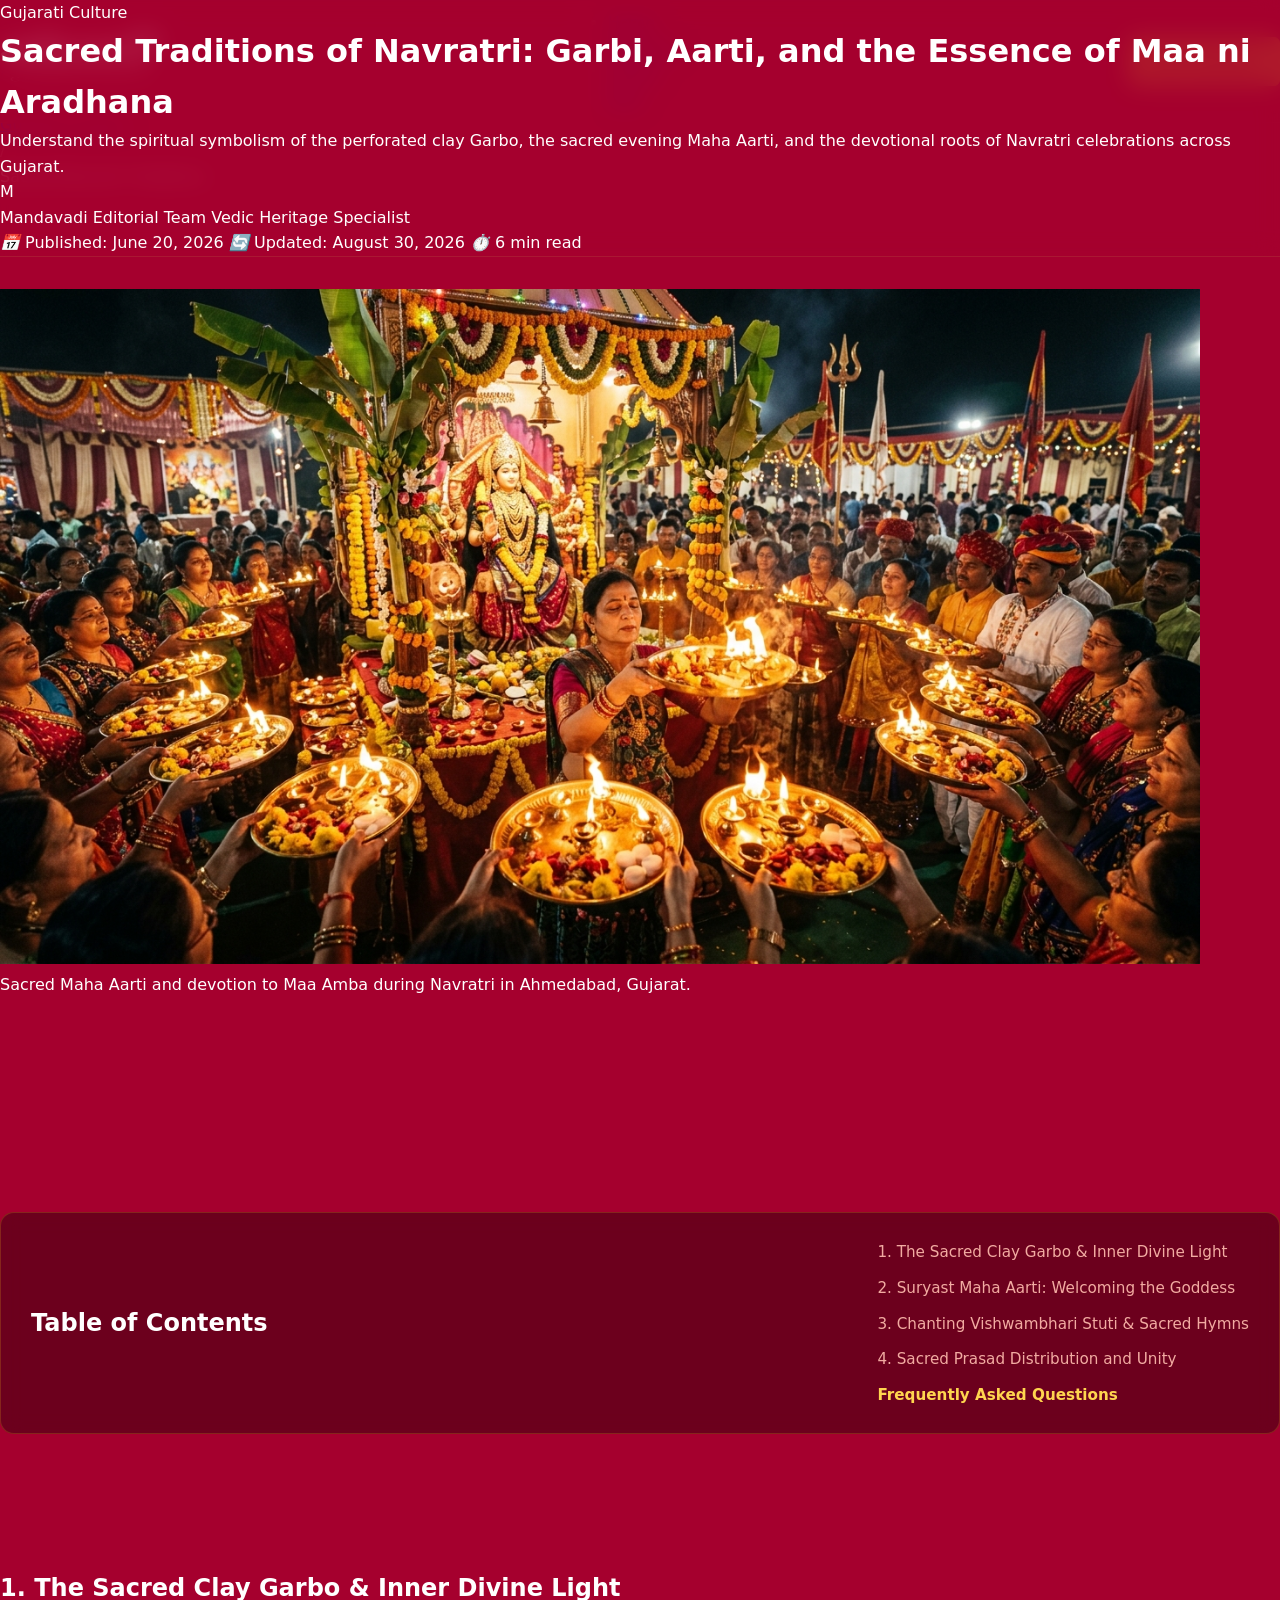
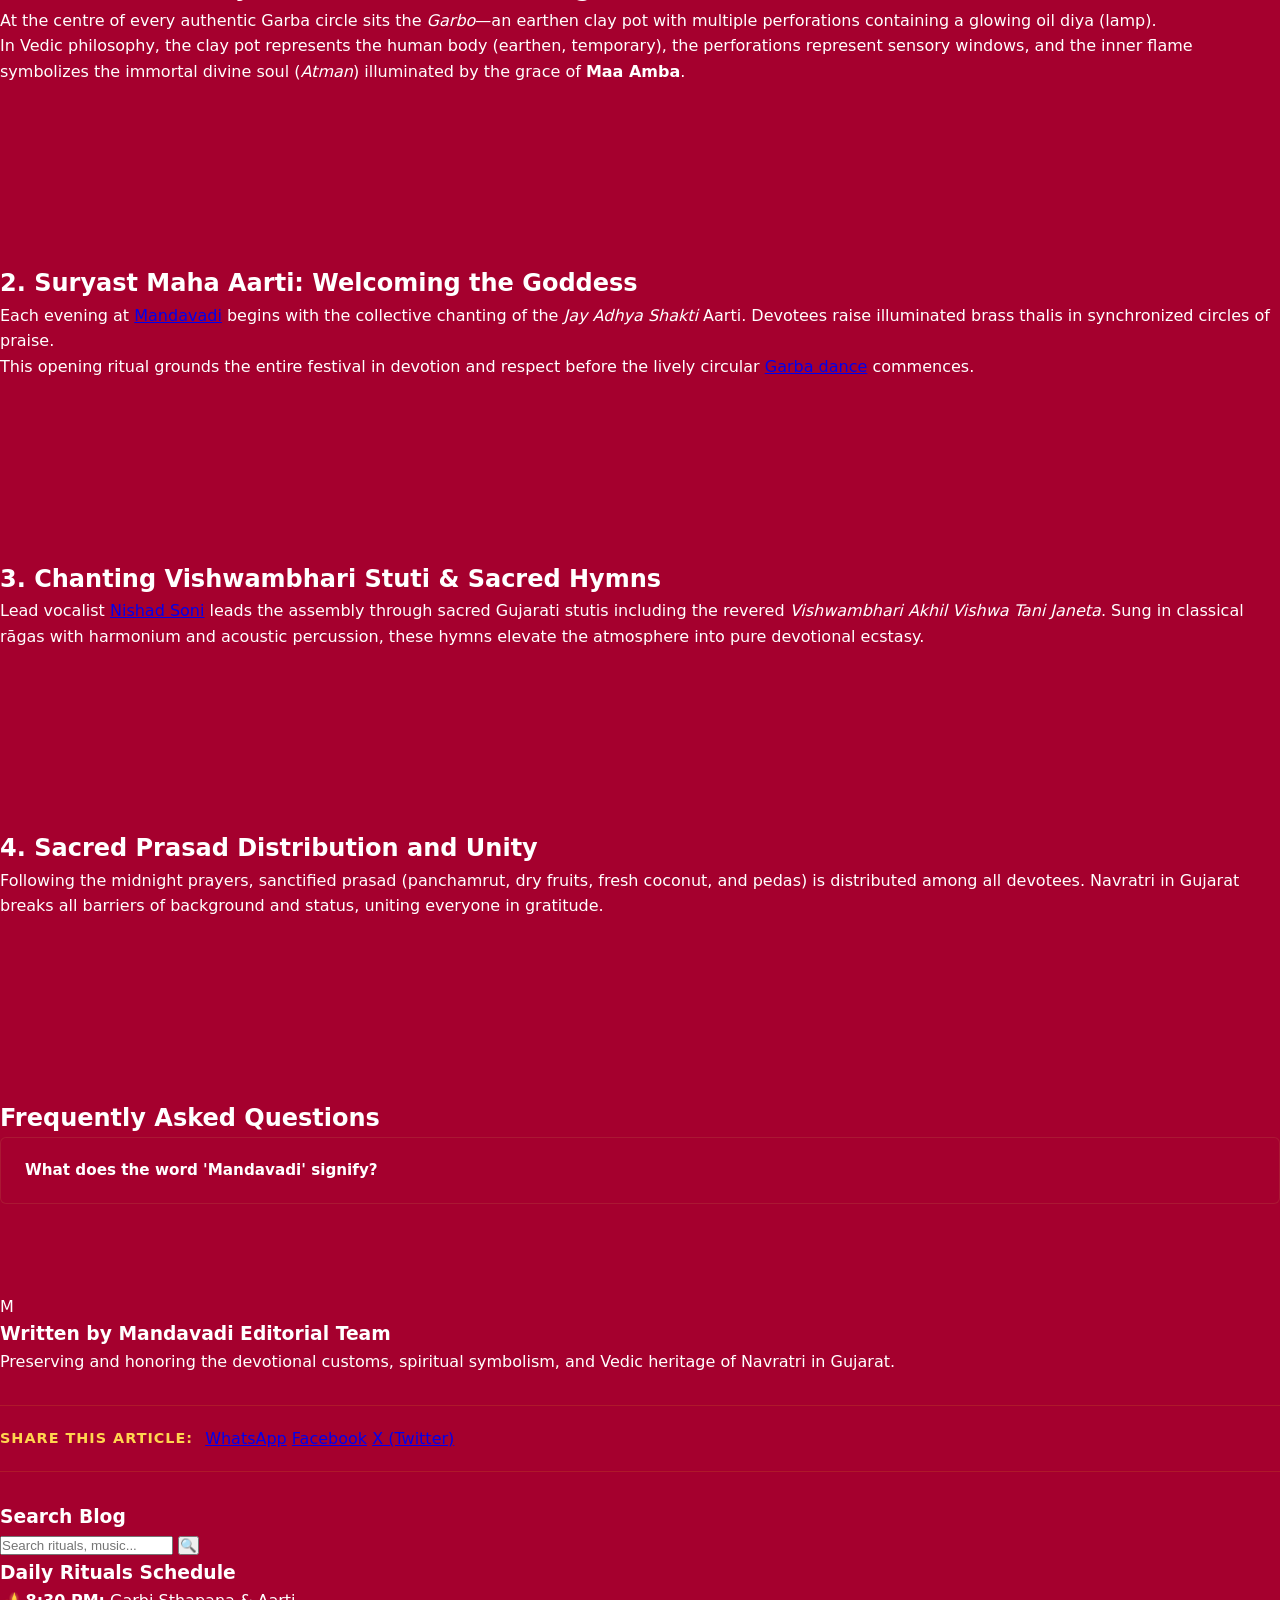
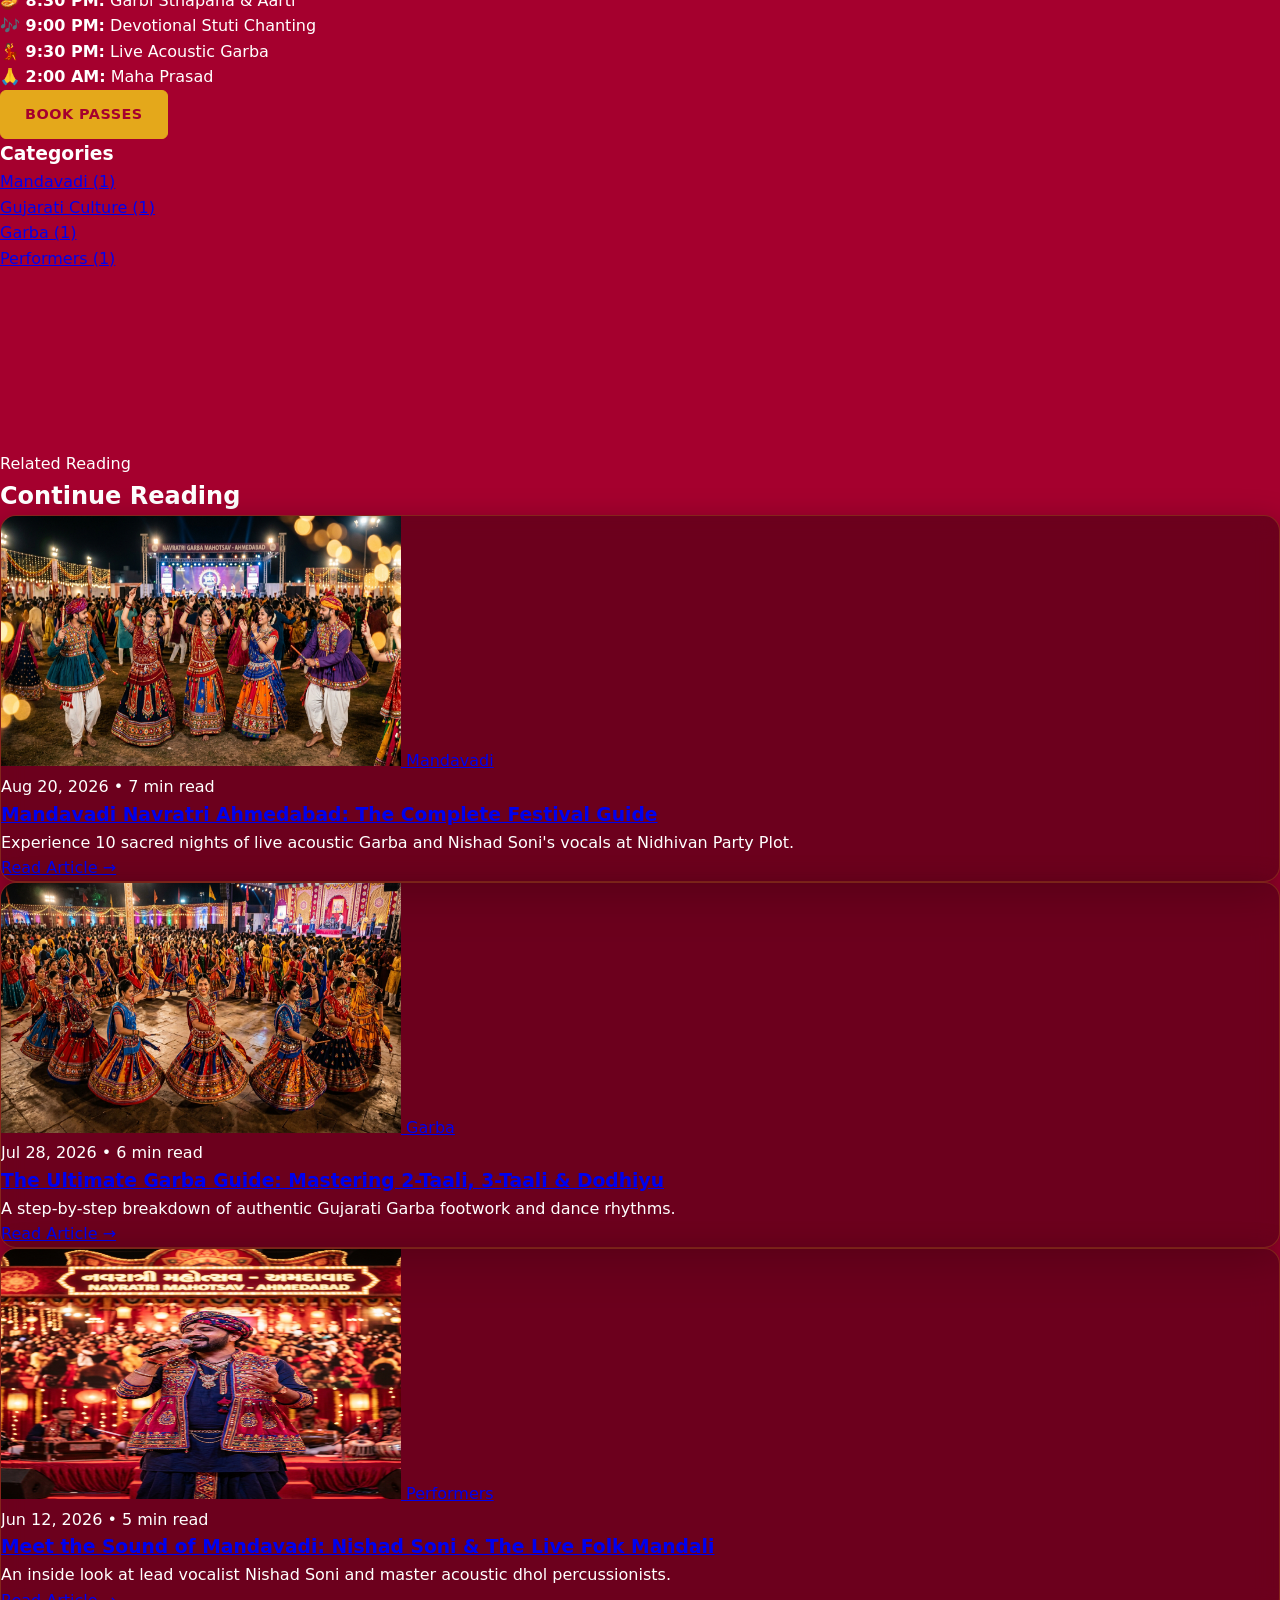
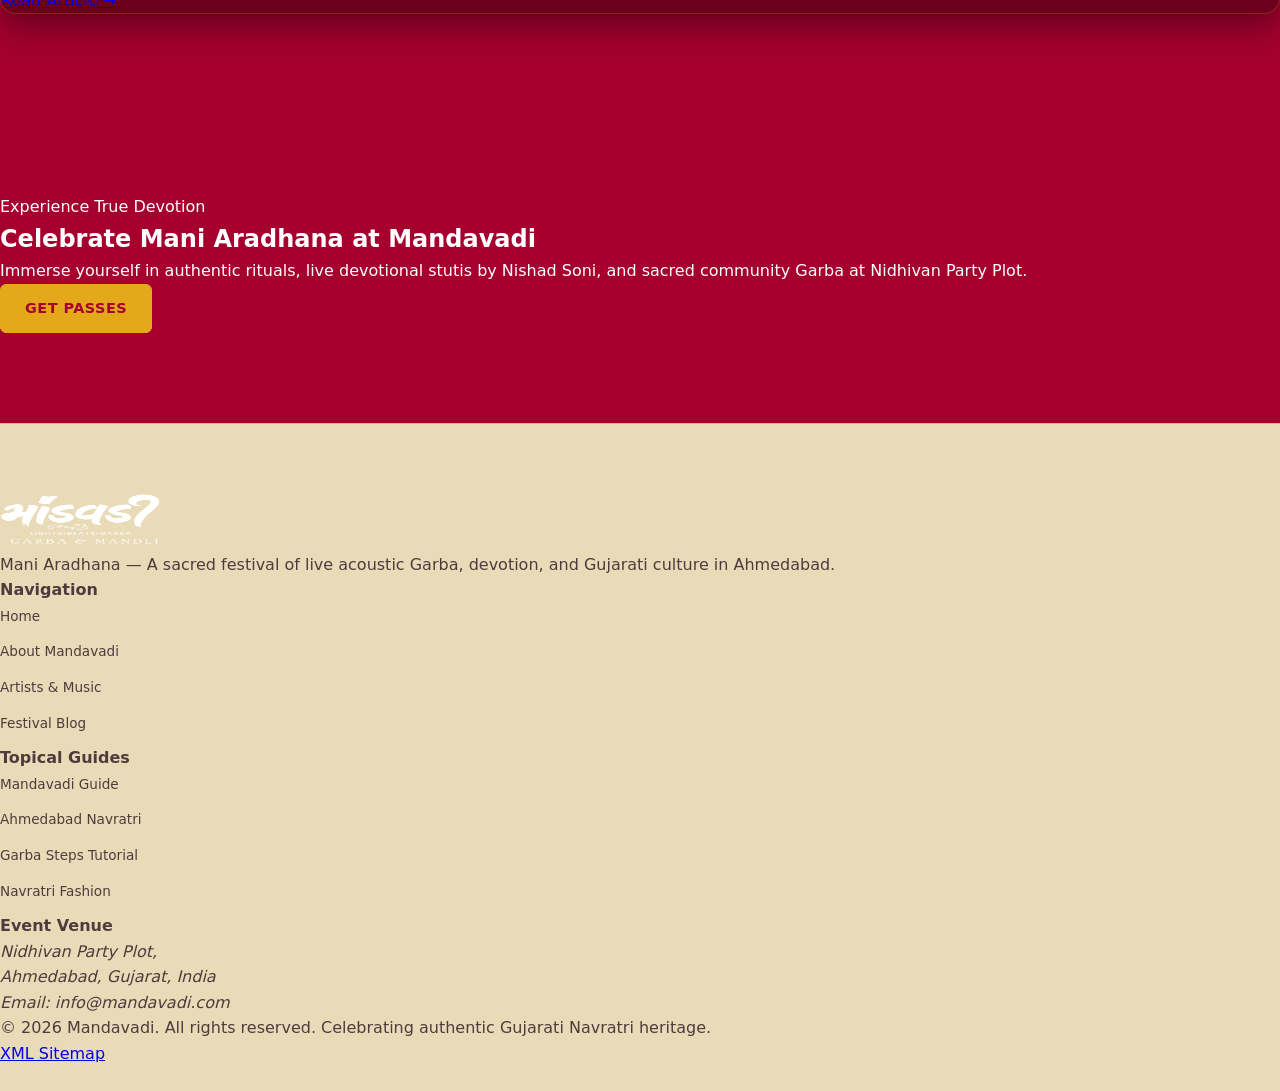
<file: blog/traditional-garba-rituals-maa-amba-aradhana.html>
<!DOCTYPE html>
<html lang="en">

<head>
    <meta charset="UTF-8">
    <meta name="viewport" content="width=device-width, initial-scale=1.0">
    <meta http-equiv="X-UA-Compatible" content="IE=edge">

    <title>Sacred Navratri Traditions: Garbi, Aarti &amp; Maa ni Aradhana | Mandavadi</title>
    <meta name="description" content="Explore the deep devotional significance of Navratri in Gujarat. Learn about the sacred clay Garbo pot, Maa Amba Stutis, Maha Aarti, and community worship.">
    <meta name="keywords" content="Navratri traditions, Maa Amba Aarti, Garbi shrine, Garbo pot symbolism, Vishwambhari Stuti, Mani Aradhana, Mandavadi rituals Ahmedabad">
    <meta name="author" content="Mandavadi - Mani Aradhana">
    <link rel="canonical" href="https://mandavadi.com/blog/traditional-garba-rituals-maa-amba-aradhana">

    <meta property="og:type" content="article">
    <meta property="og:url" content="https://mandavadi.com/blog/traditional-garba-rituals-maa-amba-aradhana">
    <meta property="og:title" content="Sacred Traditions of Navratri: Garbi, Aarti, and the Essence of Maa ni Aradhana">
    <meta property="og:description" content="Understand the spiritual symbolism of the perforated clay Garbo, the sacred evening Maha Aarti, and the devotional roots of Navratri celebrations across Gujarat.">
    <meta property="og:image" content="https://mandavadi.com/assets/images/blog/traditional-garba-rituals-maa-amba-aarti.jpg">

    <meta name="twitter:card" content="summary_large_image">
    <meta name="twitter:title" content="Sacred Traditions of Navratri: Garbi, Aarti, and the Essence of Maa ni Aradhana">
    <meta name="twitter:description" content="Understand the spiritual symbolism of the perforated clay Garbo, the sacred evening Maha Aarti, and the devotional roots of Navratri celebrations across Gujarat.">
    <meta name="twitter:image" content="https://mandavadi.com/assets/images/blog/traditional-garba-rituals-maa-amba-aarti.jpg">

    <link rel="preconnect" href="https://fonts.googleapis.com">
    <link rel="preconnect" href="https://fonts.gstatic.com" crossorigin>
    <link href="https://fonts.googleapis.com/css2?family=Mogra&family=Montserrat:ital,wght@0,400;0,500;0,600;0,700;0,800;1,400;1,700&family=Shrikhand&display=swap" rel="stylesheet">

    <link rel="stylesheet" href="../css/style.css">
    <link rel="stylesheet" href="../css/blog.css">

    <script type="application/ld+json">
    {
      "@context": "https://schema.org",
      "@graph": [
        {
          "@type": "Organization",
          "@id": "https://mandavadi.com/#organization",
          "name": "Mandavadi - Mani Aradhana",
          "url": "https://mandavadi.com/",
          "logo": "https://mandavadi.com/assets/images/Logo.png"
        },
        {
          "@type": "BreadcrumbList",
          "@id": "https://mandavadi.com/blog/traditional-garba-rituals-maa-amba-aradhana#breadcrumb",
          "itemListElement": [
            {
              "@type": "ListItem",
              "position": 1,
              "name": "Home",
              "item": "https://mandavadi.com/"
            },
            {
              "@type": "ListItem",
              "position": 2,
              "name": "Blog",
              "item": "https://mandavadi.com/blog"
            },
            {
              "@type": "ListItem",
              "position": 3,
              "name": "Gujarati Culture",
              "item": "https://mandavadi.com/blog"
            },
            {
              "@type": "ListItem",
              "position": 4,
              "name": "Sacred Navratri Traditions",
              "item": "https://mandavadi.com/blog/traditional-garba-rituals-maa-amba-aradhana"
            }
          ]
        },
        {
          "@type": "BlogPosting",
          "@id": "https://mandavadi.com/blog/traditional-garba-rituals-maa-amba-aradhana#article",
          "isPartOf": {
            "@type": "Blog",
            "@id": "https://mandavadi.com/blog"
          },
          "headline": "Sacred Traditions of Navratri: Garbi, Aarti, and the Essence of Maa ni Aradhana",
          "description": "Explore the deep devotional significance of Navratri in Gujarat. Learn about the sacred clay Garbo pot, Maa Amba Stutis, Maha Aarti, and community worship.",
          "image": "https://mandavadi.com/assets/images/blog/traditional-garba-rituals-maa-amba-aarti.jpg",
          "datePublished": "2026-06-20T09:00:00+05:30",
          "dateModified": "2026-08-30T14:30:00+05:30",
          "author": {
            "@type": "Person",
            "name": "Mandavadi Editorial Team",
            "jobTitle": "Vedic Heritage Specialist"
          },
          "publisher": {
            "@id": "https://mandavadi.com/#organization"
          },
          "mainEntityOfPage": "https://mandavadi.com/blog/traditional-garba-rituals-maa-amba-aradhana"
        },
        {
          "@type": "FAQPage",
          "@id": "https://mandavadi.com/blog/traditional-garba-rituals-maa-amba-aradhana#faq",
          "mainEntity": [
            {
              "@type": "Question",
              "name": "What does the word 'Mandavadi' signify?",
              "acceptedAnswer": {
                "@type": "Answer",
                "text": "Mandavadi translates to the sacred canopy or sanctuary of worship where devotees gather under Maa Amba's divine blessings for heartfelt prayer, song, and traditional Garba."
              }
            }
          ]
        }
      ]
    }
    </script>
</head>

<body class="blog-article-body">

    <header class="site-header">
        <nav class="nav-container" aria-label="Main Navigation">
            <a href="../index.html" class="logo-link" aria-label="Mandavadi Home">
                <img src="../assets/images/Logo.png" alt="Mandavadi Logo" class="site-logo" width="160" height="50">
            </a>
            <ul class="nav-menu" id="nav-menu">
                <li><a href="../index.html" class="nav-link">Home</a></li>
                <li><a href="../about-us.html" class="nav-link">About Us</a></li>
                <li><a href="../artists.html" class="nav-link">Artists</a></li>
                <li><a href="../blog.html" class="nav-link active">Blog</a></li>
            </ul>
            <div class="nav-actions">
                <a href="../index.html#passes" class="btn btn-primary nav-cta">Get Passes</a>
            </div>
        </nav>
    </header>

    <div class="reading-progress-bar" id="readingProgressBar" aria-hidden="true"></div>

    <main id="main-content" class="article-page-layout">
        
        <nav class="article-breadcrumbs-container" aria-label="Breadcrumb">
            <div class="article-container">
                <ol class="article-breadcrumbs">
                    <li><a href="../index.html">Home</a></li>
                    <li><span class="breadcrumb-separator">/</span></li>
                    <li><a href="../blog.html">Blog</a></li>
                    <li><span class="breadcrumb-separator">/</span></li>
                    <li><a href="../blog.html?category=gujarati-culture">Gujarati Culture</a></li>
                    <li><span class="breadcrumb-separator">/</span></li>
                    <li aria-current="page">Sacred Navratri Traditions</li>
                </ol>
            </div>
        </nav>

        <header class="article-header-section">
            <div class="article-container">
                <div class="article-category-badge-wrap">
                    <span class="blog-category-tag tag-gujarati-culture">Gujarati Culture</span>
                </div>
                
                <h1 class="article-main-title">Sacred Traditions of Navratri: Garbi, Aarti, and the Essence of Maa ni Aradhana</h1>
                
                <p class="article-lead-subtitle">
                    Understand the spiritual symbolism of the perforated clay Garbo, the sacred evening Maha Aarti, and the devotional roots of Navratri celebrations across Gujarat.
                </p>

                <div class="article-meta-bar">
                    <div class="meta-author-group">
                        <div class="author-avatar-circle" aria-hidden="true">M</div>
                        <div class="author-details-text">
                            <span class="author-name">Mandavadi Editorial Team</span>
                            <span class="author-title">Vedic Heritage Specialist</span>
                        </div>
                    </div>
                    <div class="meta-timing-group">
                        <span class="meta-item"><i class="meta-icon" aria-hidden="true">📅</i> Published: <time datetime="2026-06-20">June 20, 2026</time></span>
                        <span class="meta-item"><i class="meta-icon" aria-hidden="true">🔄</i> Updated: <time datetime="2026-08-30">August 30, 2026</time></span>
                        <span class="meta-item"><i class="meta-icon" aria-hidden="true">⏱️</i> 6 min read</span>
                    </div>
                </div>
            </div>
        </header>

        <section class="article-hero-media" aria-label="Featured Image">
            <div class="article-container">
                <figure class="article-featured-figure">
                    <img src="../assets/images/blog/traditional-garba-rituals-maa-amba-aarti.jpg" 
                         alt="Devotees participating in Maa Amba Aarti during Navratri in Ahmedabad" 
                         class="article-featured-img" 
                         width="1200" 
                         height="675"
                         loading="eager"
                         fetchpriority="high">
                    <figcaption class="article-img-caption">
                        Sacred Maha Aarti and devotion to Maa Amba during Navratri in Ahmedabad, Gujarat.
                    </figcaption>
                </figure>
            </div>
        </section>

        <section class="article-content-section">
            <div class="article-container article-layout-grid">
                
                <article class="article-rich-text">
                    
                    <nav class="article-toc-box" aria-label="Table of Contents">
                        <h2 class="toc-heading">Table of Contents</h2>
                        <ol class="toc-list">
                            <li><a href="#the-garbo-symbolism">1. The Sacred Clay Garbo &amp; Inner Divine Light</a></li>
                            <li><a href="#suryast-maha-aarti">2. Suryast Maha Aarti: Welcoming the Goddess</a></li>
                            <li><a href="#stuti-and-shloka-singing">3. Chanting Vishwambhari Stuti &amp; Sacred Hymns</a></li>
                            <li><a href="#community-prasad-blessings">4. Sacred Prasad Distribution and Unity</a></li>
                            <li><a href="#rituals-faqs">Frequently Asked Questions</a></li>
                        </ol>
                    </nav>

                    <section id="the-garbo-symbolism" class="article-chapter">
                        <h2>1. The Sacred Clay Garbo &amp; Inner Divine Light</h2>
                        <p>
                            At the centre of every authentic Garba circle sits the <em>Garbo</em>—an earthen clay pot with multiple perforations containing a glowing oil diya (lamp). 
                        </p>
                        <p>
                            In Vedic philosophy, the clay pot represents the human body (earthen, temporary), the perforations represent sensory windows, and the inner flame symbolizes the immortal divine soul (<em>Atman</em>) illuminated by the grace of <strong>Maa Amba</strong>.
                        </p>
                    </section>

                    <section id="suryast-maha-aarti" class="article-chapter">
                        <h2>2. Suryast Maha Aarti: Welcoming the Goddess</h2>
                        <p>
                            Each evening at <a href="mandavadi-navratri-ahmedabad-guide.html" class="text-link">Mandavadi</a> begins with the collective chanting of the <em>Jay Adhya Shakti</em> Aarti. Devotees raise illuminated brass thalis in synchronized circles of praise. 
                        </p>
                        <p>
                            This opening ritual grounds the entire festival in devotion and respect before the lively circular <a href="garba-dance-steps-basics-guide.html" class="text-link">Garba dance</a> commences.
                        </p>
                    </section>

                    <section id="stuti-and-shloka-singing" class="article-chapter">
                        <h2>3. Chanting Vishwambhari Stuti &amp; Sacred Hymns</h2>
                        <p>
                            Lead vocalist <a href="../artists.html" class="text-link">Nishad Soni</a> leads the assembly through sacred Gujarati stutis including the revered <em>Vishwambhari Akhil Vishwa Tani Janeta</em>. Sung in classical rāgas with harmonium and acoustic percussion, these hymns elevate the atmosphere into pure devotional ecstasy.
                        </p>
                    </section>

                    <section id="community-prasad-blessings" class="article-chapter">
                        <h2>4. Sacred Prasad Distribution and Unity</h2>
                        <p>
                            Following the midnight prayers, sanctified prasad (panchamrut, dry fruits, fresh coconut, and pedas) is distributed among all devotees. Navratri in Gujarat breaks all barriers of background and status, uniting everyone in gratitude.
                        </p>
                    </section>

                    <section id="rituals-faqs" class="article-chapter faq-section-block">
                        <h2>Frequently Asked Questions</h2>
                        <div class="faq-accordion-group">
                            <details class="faq-item" open>
                                <summary class="faq-question">What does the word 'Mandavadi' signify?</summary>
                                <div class="faq-answer">
                                    <p>Mandavadi translates to the sacred canopy or sanctuary of worship where devotees gather under Maa Amba's divine blessings for heartfelt prayer, song, and traditional Garba.</p>
                                </div>
                            </details>
                        </div>
                    </section>

                    <div class="author-bio-card">
                        <div class="bio-avatar-circle" aria-hidden="true">M</div>
                        <div class="bio-content">
                            <h3 class="bio-name">Written by Mandavadi Editorial Team</h3>
                            <p class="bio-text">
                                Preserving and honoring the devotional customs, spiritual symbolism, and Vedic heritage of Navratri in Gujarat.
                            </p>
                        </div>
                    </div>

                    <div class="article-share-bar">
                        <span class="share-label">Share this article:</span>
                        <div class="share-buttons">
                            <a href="https://api.whatsapp.com/send?text=Navratri%20Traditions%20Guide%20https://mandavadi.com/blog/traditional-garba-rituals-maa-amba-aradhana" target="_blank" rel="noopener noreferrer" class="btn-share share-wa" aria-label="Share on WhatsApp">WhatsApp</a>
                            <a href="https://www.facebook.com/sharer/sharer.php?u=https://mandavadi.com/blog/traditional-garba-rituals-maa-amba-aradhana" target="_blank" rel="noopener noreferrer" class="btn-share share-fb" aria-label="Share on Facebook">Facebook</a>
                            <a href="https://twitter.com/intent/tweet?text=Navratri%20Traditions%20Guide&url=https://mandavadi.com/blog/traditional-garba-rituals-maa-amba-aradhana" target="_blank" rel="noopener noreferrer" class="btn-share share-tw" aria-label="Share on X">X (Twitter)</a>
                        </div>
                    </div>

                </article>

                <aside class="article-sidebar" aria-label="Article Sidebar">
                    <div class="sidebar-widget search-widget">
                        <h3 class="widget-title">Search Blog</h3>
                        <form action="../blog.html" method="GET" class="sidebar-search-form">
                            <input type="text" name="search" placeholder="Search rituals, music..." class="sidebar-search-input" aria-label="Search articles">
                            <button type="submit" class="sidebar-search-btn" aria-label="Submit search">🔍</button>
                        </form>
                    </div>

                    <div class="sidebar-widget info-card-widget">
                        <h3 class="widget-title">Daily Rituals Schedule</h3>
                        <ul class="widget-meta-list">
                            <li><strong>🪔 8:30 PM:</strong> Garbi Sthapana &amp; Aarti</li>
                            <li><strong>🎶 9:00 PM:</strong> Devotional Stuti Chanting</li>
                            <li><strong>💃 9:30 PM:</strong> Live Acoustic Garba</li>
                            <li><strong>🙏 2:00 AM:</strong> Maha Prasad</li>
                        </ul>
                        <a href="../index.html#passes" class="btn btn-primary btn-block">Book Passes</a>
                    </div>

                    <div class="sidebar-widget categories-widget">
                        <h3 class="widget-title">Categories</h3>
                        <ul class="sidebar-category-list">
                            <li><a href="../blog.html?category=mandavadi">Mandavadi <span>(1)</span></a></li>
                            <li><a href="../blog.html?category=gujarati-culture">Gujarati Culture <span>(1)</span></a></li>
                            <li><a href="../blog.html?category=garba">Garba <span>(1)</span></a></li>
                            <li><a href="../blog.html?category=performers">Performers <span>(1)</span></a></li>
                        </ul>
                    </div>
                </aside>

            </div>
        </section>

        <section class="related-articles-section" aria-label="Related Articles">
            <div class="article-container">
                <div class="section-header-wrap">
                    <span class="section-kicker">Related Reading</span>
                    <h2 class="section-heading">Continue Reading</h2>
                </div>

                <div class="related-cards-grid">
                    <article class="blog-card">
                        <a href="mandavadi-navratri-ahmedabad-guide.html" class="card-media-link">
                            <img src="../assets/images/blog/mandavadi-navratri-garba-ahmedabad.jpg" alt="Mandavadi Navratri Guide" class="card-thumb" width="400" height="250" loading="lazy">
                            <span class="card-badge">Mandavadi</span>
                        </a>
                        <div class="card-content">
                            <div class="card-meta"><span>Aug 20, 2026</span> • <span>7 min read</span></div>
                            <h3 class="card-title"><a href="mandavadi-navratri-ahmedabad-guide.html">Mandavadi Navratri Ahmedabad: The Complete Festival Guide</a></h3>
                            <p class="card-excerpt">Experience 10 sacred nights of live acoustic Garba and Nishad Soni's vocals at Nidhivan Party Plot.</p>
                            <a href="mandavadi-navratri-ahmedabad-guide.html" class="card-cta">Read Article →</a>
                        </div>
                    </article>

                    <article class="blog-card">
                        <a href="garba-dance-steps-basics-guide.html" class="card-media-link">
                            <img src="../assets/images/blog/garba-dance-steps-raas-ahmedabad.jpg" alt="Garba Dance Steps Guide" class="card-thumb" width="400" height="250" loading="lazy">
                            <span class="card-badge">Garba</span>
                        </a>
                        <div class="card-content">
                            <div class="card-meta"><span>Jul 28, 2026</span> • <span>6 min read</span></div>
                            <h3 class="card-title"><a href="garba-dance-steps-basics-guide.html">The Ultimate Garba Guide: Mastering 2-Taali, 3-Taali &amp; Dodhiyu</a></h3>
                            <p class="card-excerpt">A step-by-step breakdown of authentic Gujarati Garba footwork and dance rhythms.</p>
                            <a href="garba-dance-steps-basics-guide.html" class="card-cta">Read Article →</a>
                        </div>
                    </article>

                    <article class="blog-card">
                        <a href="mandavadi-performers-nishad-soni-live-music.html" class="card-media-link">
                            <img src="../assets/images/artists/nishad-soni-main.jpg" alt="Nishad Soni Mandavadi Live Music" class="card-thumb" width="400" height="250" loading="lazy">
                            <span class="card-badge">Performers</span>
                        </a>
                        <div class="card-content">
                            <div class="card-meta"><span>Jun 12, 2026</span> • <span>5 min read</span></div>
                            <h3 class="card-title"><a href="mandavadi-performers-nishad-soni-live-music.html">Meet the Sound of Mandavadi: Nishad Soni &amp; The Live Folk Mandali</a></h3>
                            <p class="card-excerpt">An inside look at lead vocalist Nishad Soni and master acoustic dhol percussionists.</p>
                            <a href="mandavadi-performers-nishad-soni-live-music.html" class="card-cta">Read Article →</a>
                        </div>
                    </article>
                </div>
            </div>
        </section>

        <section class="festival-cta-banner" aria-label="Event Registration CTA">
            <div class="article-container cta-banner-inner">
                <div class="cta-content-column">
                    <span class="cta-kicker">Experience True Devotion</span>
                    <h2 class="cta-heading">Celebrate Mani Aradhana at Mandavadi</h2>
                    <p class="cta-subtext">
                        Immerse yourself in authentic rituals, live devotional stutis by Nishad Soni, and sacred community Garba at Nidhivan Party Plot.
                    </p>
                </div>
                <div class="cta-actions-column">
                    <a href="../index.html#passes" class="btn btn-primary btn-large">Get Passes</a>
                </div>
            </div>
        </section>

    </main>

    <footer class="site-footer">
        <div class="footer-container">
            <div class="footer-top-grid">
                <div class="footer-brand-col">
                    <img src="../assets/images/Logo.png" alt="Mandavadi Logo" class="footer-logo" width="160" height="50">
                    <p class="footer-tagline">Mani Aradhana — A sacred festival of live acoustic Garba, devotion, and Gujarati culture in Ahmedabad.</p>
                </div>
                <div class="footer-nav-col">
                    <h4 class="footer-col-title">Navigation</h4>
                    <ul class="footer-links">
                        <li><a href="../index.html">Home</a></li>
                        <li><a href="../about-us.html">About Mandavadi</a></li>
                        <li><a href="../artists.html">Artists &amp; Music</a></li>
                        <li><a href="../blog.html">Festival Blog</a></li>
                    </ul>
                </div>
                <div class="footer-nav-col">
                    <h4 class="footer-col-title">Topical Guides</h4>
                    <ul class="footer-links">
                        <li><a href="mandavadi-navratri-ahmedabad-guide.html">Mandavadi Guide</a></li>
                        <li><a href="ahmedabad-navratri-garba-experience-guide.html">Ahmedabad Navratri</a></li>
                        <li><a href="garba-dance-steps-basics-guide.html">Garba Steps Tutorial</a></li>
                        <li><a href="navratri-fashion-chaniya-choli-styling-guide.html">Navratri Fashion</a></li>
                    </ul>
                </div>
                <div class="footer-contact-col">
                    <h4 class="footer-col-title">Event Venue</h4>
                    <address class="footer-address">
                        Nidhivan Party Plot,<br>
                        Ahmedabad, Gujarat, India<br>
                        Email: info@mandavadi.com
                    </address>
                </div>
            </div>
            <div class="footer-bottom-bar">
                <p>&copy; 2026 Mandavadi. All rights reserved. Celebrating authentic Gujarati Navratri heritage.</p>
                <div class="footer-legal-links">
                    <a href="../sitemap.xml">XML Sitemap</a>
                </div>
            </div>
        </div>
    </footer>

    <script src="../js/blog-data.js"></script>
    <script src="../js/blog.js"></script>
</body>
</html>
</file>
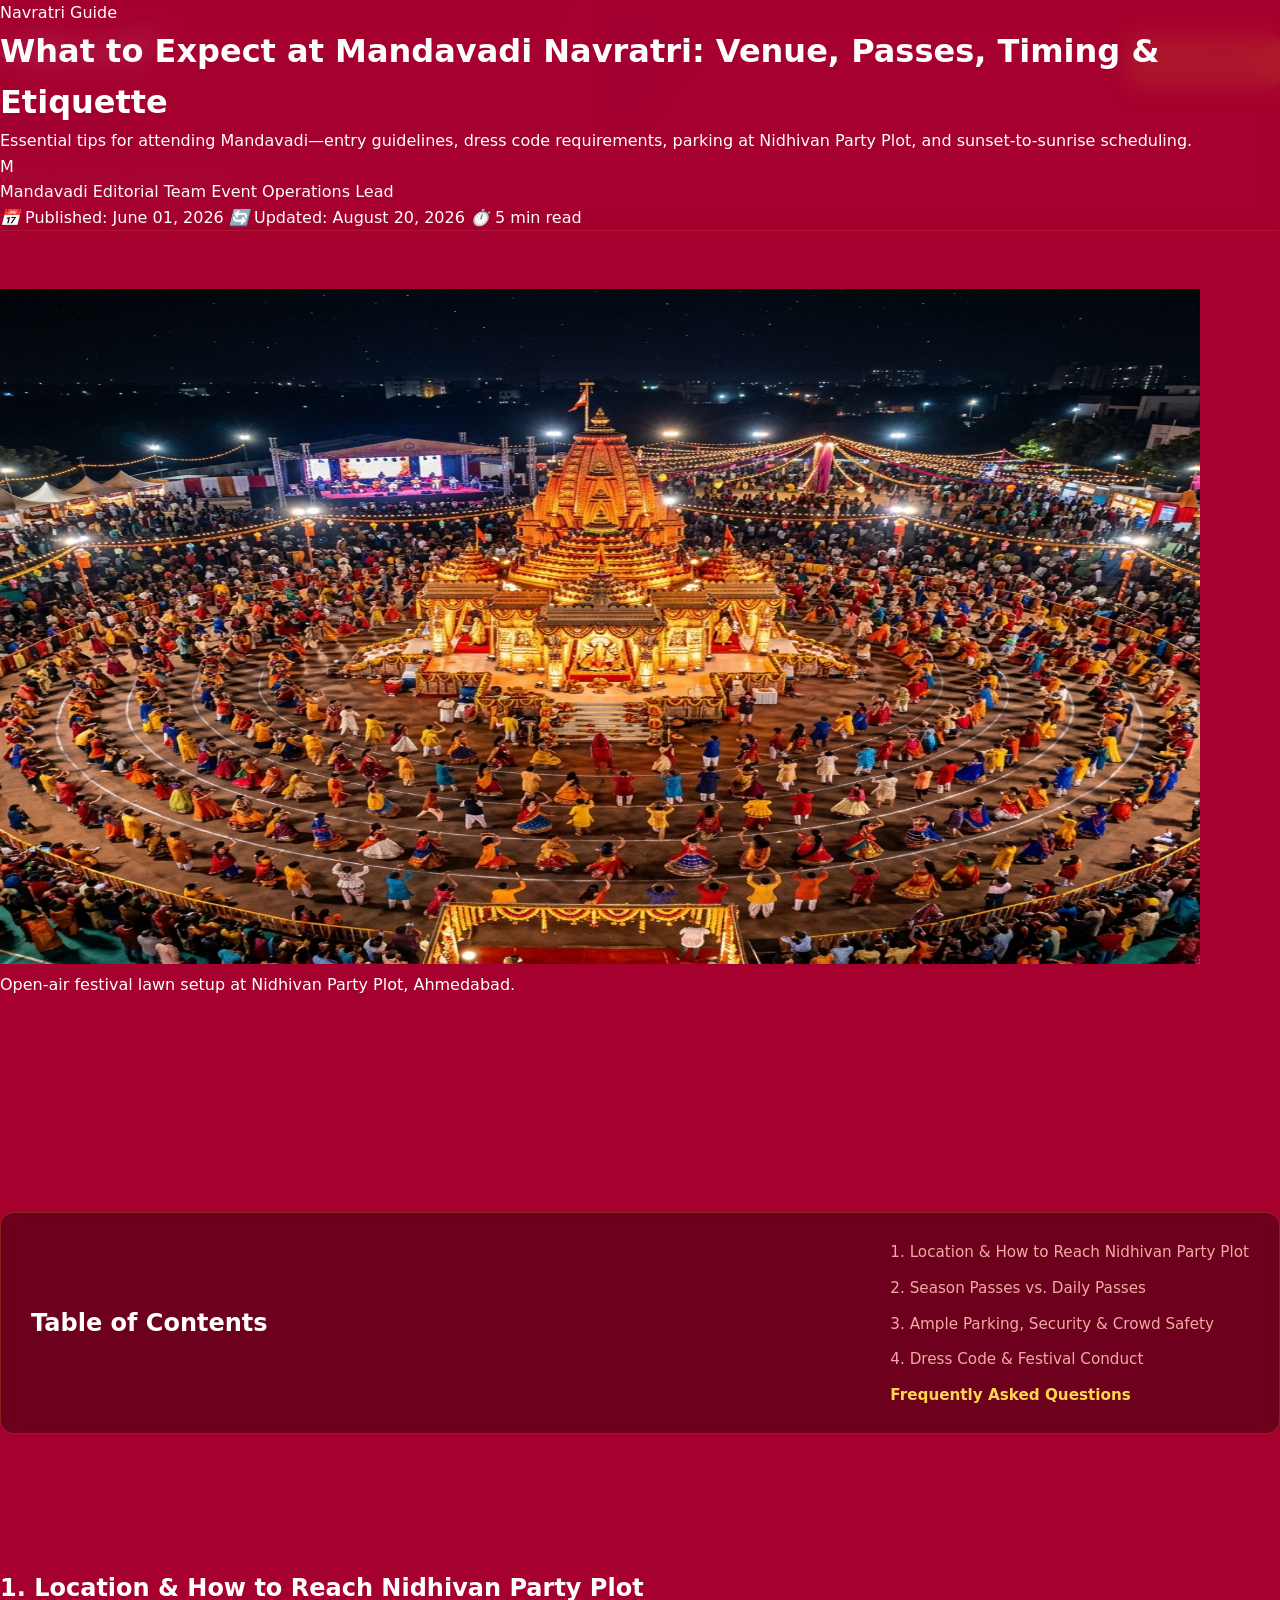
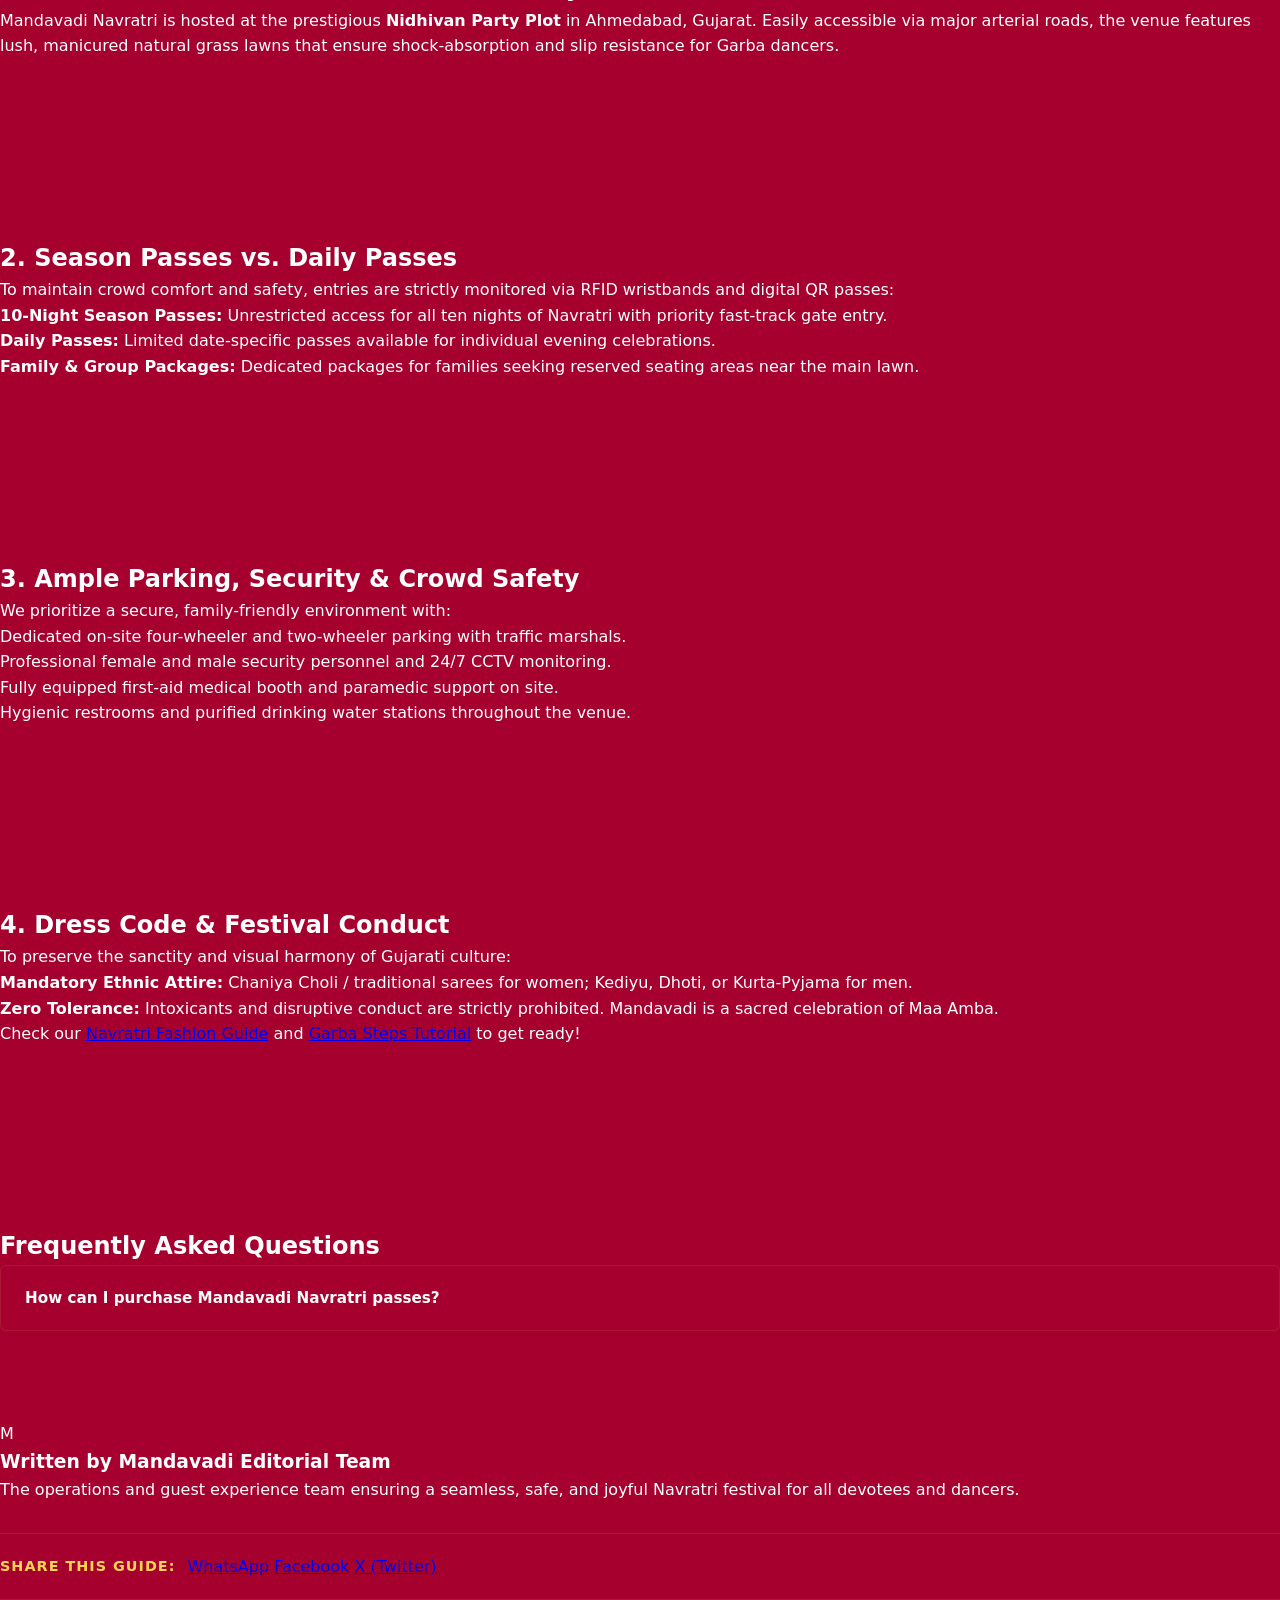
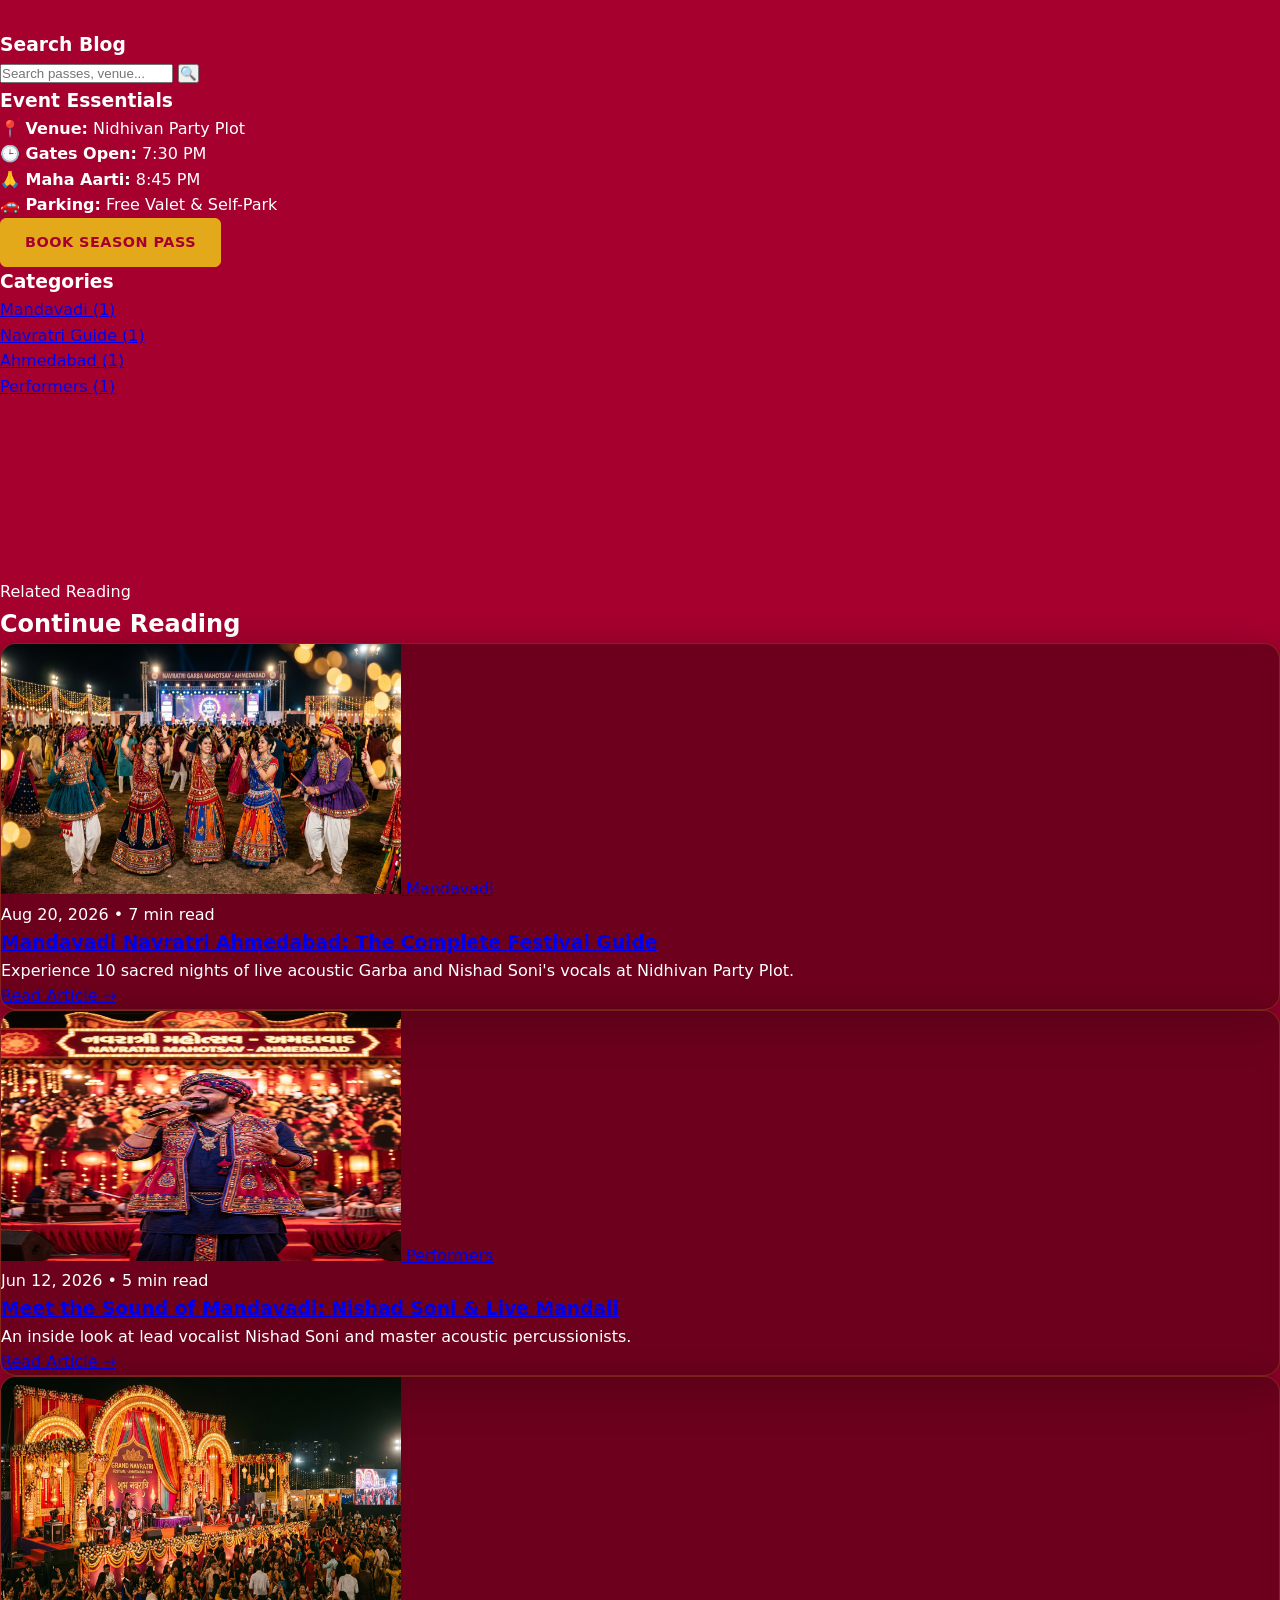
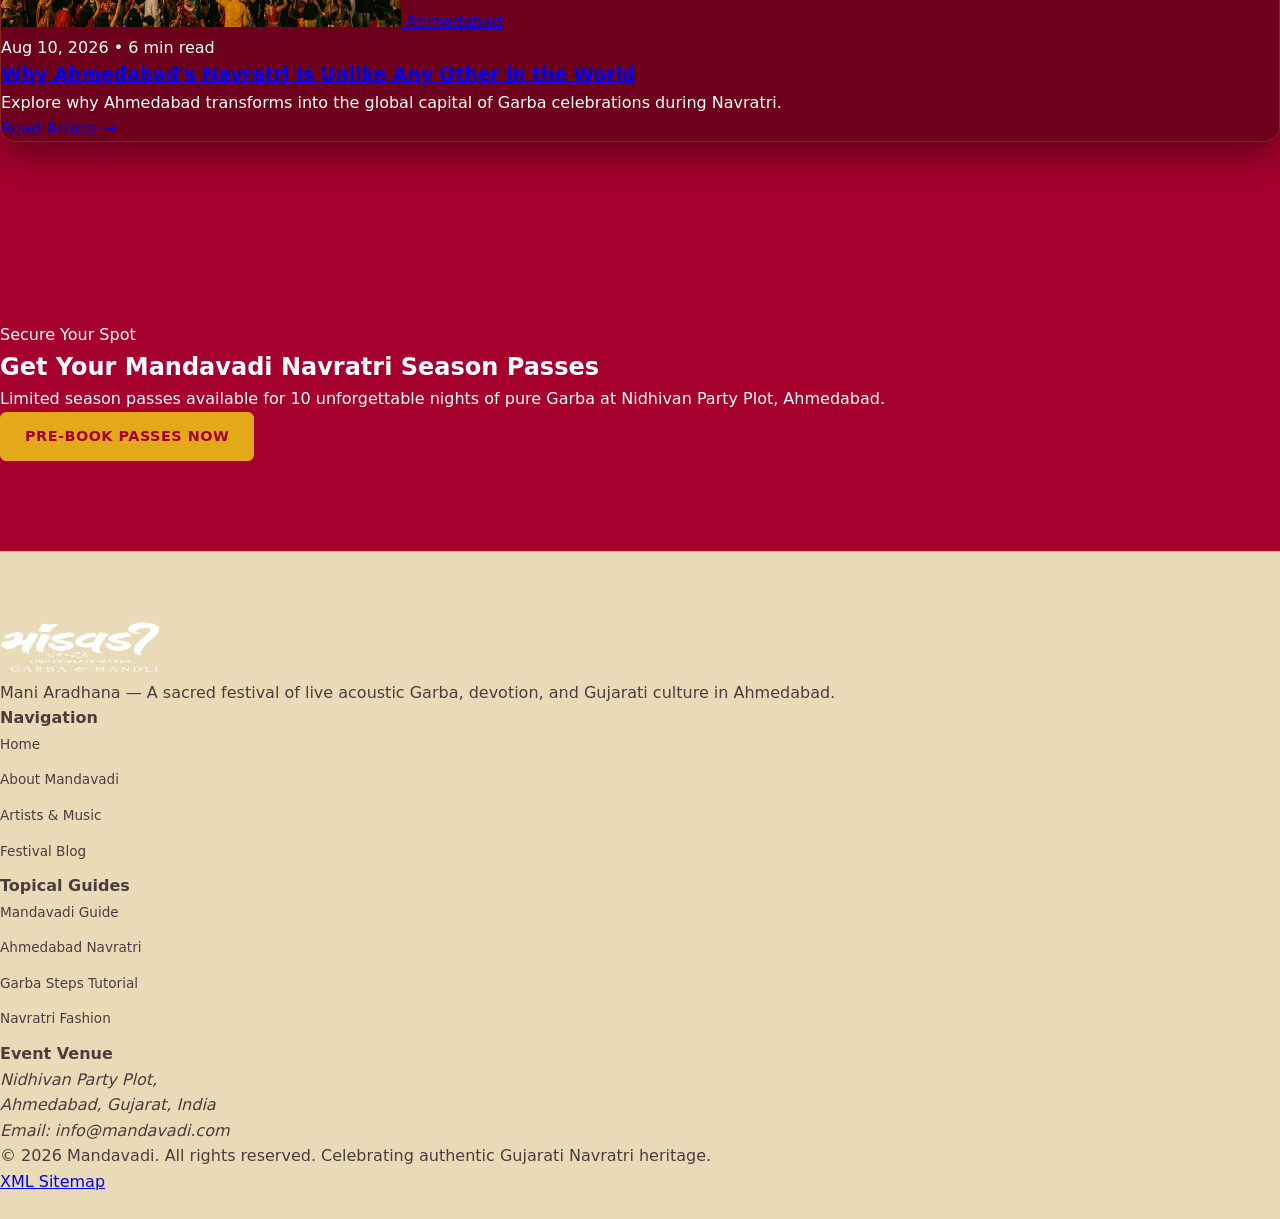
<file: blog/what-to-expect-at-mandavadi-first-timer-guide.html>
<!DOCTYPE html>
<html lang="en">

<head>
    <meta charset="UTF-8">
    <meta name="viewport" content="width=device-width, initial-scale=1.0">
    <meta http-equiv="X-UA-Compatible" content="IE=edge">

    <title>What to Expect at Mandavadi Navratri: Passes, Venue &amp; Timings | Mandavadi</title>
    <meta name="description" content="First-timer's guide to Mandavadi Navratri at Nidhivan Party Plot, Ahmedabad. Check festival timings, ticket passes, parking, and traditional dress code.">
    <meta name="keywords" content="Mandavadi passes, Mandavadi venue, Nidhivan Party Plot Ahmedabad, Mandavadi tickets, Navratri timings Ahmedabad, Garba etiquette Mandavadi">
    <meta name="author" content="Mandavadi - Mani Aradhana">
    <link rel="canonical" href="https://mandavadi.com/blog/what-to-expect-at-mandavadi-first-timer-guide">

    <meta property="og:type" content="article">
    <meta property="og:url" content="https://mandavadi.com/blog/what-to-expect-at-mandavadi-first-timer-guide">
    <meta property="og:title" content="What to Expect at Mandavadi Navratri: Venue, Passes, Timing &amp; Etiquette">
    <meta property="og:description" content="Essential tips for attending Mandavadi—entry guidelines, dress code requirements, parking at Nidhivan Party Plot, and sunset-to-sunrise scheduling.">
    <meta property="og:image" content="https://mandavadi.com/assets/images/about_venue.png">

    <meta name="twitter:card" content="summary_large_image">
    <meta name="twitter:title" content="What to Expect at Mandavadi Navratri: Venue, Passes, Timing &amp; Etiquette">
    <meta name="twitter:description" content="Essential tips for attending Mandavadi—entry guidelines, dress code requirements, parking at Nidhivan Party Plot, and sunset-to-sunrise scheduling.">
    <meta name="twitter:image" content="https://mandavadi.com/assets/images/about_venue.png">

    <link rel="preconnect" href="https://fonts.googleapis.com">
    <link rel="preconnect" href="https://fonts.gstatic.com" crossorigin>
    <link href="https://fonts.googleapis.com/css2?family=Mogra&family=Montserrat:ital,wght@0,400;0,500;0,600;0,700;0,800;1,400;1,700&family=Shrikhand&display=swap" rel="stylesheet">

    <link rel="stylesheet" href="../css/style.css">
    <link rel="stylesheet" href="../css/blog.css">

    <script type="application/ld+json">
    {
      "@context": "https://schema.org",
      "@graph": [
        {
          "@type": "Organization",
          "@id": "https://mandavadi.com/#organization",
          "name": "Mandavadi - Mani Aradhana",
          "url": "https://mandavadi.com/",
          "logo": "https://mandavadi.com/assets/images/Logo.png"
        },
        {
          "@type": "BreadcrumbList",
          "@id": "https://mandavadi.com/blog/what-to-expect-at-mandavadi-first-timer-guide#breadcrumb",
          "itemListElement": [
            {
              "@type": "ListItem",
              "position": 1,
              "name": "Home",
              "item": "https://mandavadi.com/"
            },
            {
              "@type": "ListItem",
              "position": 2,
              "name": "Blog",
              "item": "https://mandavadi.com/blog"
            },
            {
              "@type": "ListItem",
              "position": 3,
              "name": "Navratri Guide",
              "item": "https://mandavadi.com/blog"
            },
            {
              "@type": "ListItem",
              "position": 4,
              "name": "What to Expect at Mandavadi",
              "item": "https://mandavadi.com/blog/what-to-expect-at-mandavadi-first-timer-guide"
            }
          ]
        },
        {
          "@type": "BlogPosting",
          "@id": "https://mandavadi.com/blog/what-to-expect-at-mandavadi-first-timer-guide#article",
          "isPartOf": {
            "@type": "Blog",
            "@id": "https://mandavadi.com/blog"
          },
          "headline": "What to Expect at Mandavadi Navratri: Venue, Passes, Timing & Etiquette",
          "description": "First-timer's guide to Mandavadi Navratri at Nidhivan Party Plot, Ahmedabad. Check festival timings, ticket passes, parking, and traditional dress code.",
          "image": "https://mandavadi.com/assets/images/about_venue.png",
          "datePublished": "2026-06-01T09:00:00+05:30",
          "dateModified": "2026-08-20T14:30:00+05:30",
          "author": {
            "@type": "Person",
            "name": "Mandavadi Editorial Team",
            "jobTitle": "Event Operations Lead"
          },
          "publisher": {
            "@id": "https://mandavadi.com/#organization"
          },
          "mainEntityOfPage": "https://mandavadi.com/blog/what-to-expect-at-mandavadi-first-timer-guide"
        },
        {
          "@type": "FAQPage",
          "@id": "https://mandavadi.com/blog/what-to-expect-at-mandavadi-first-timer-guide#faq",
          "mainEntity": [
            {
              "@type": "Question",
              "name": "How can I purchase Mandavadi Navratri passes?",
              "acceptedAnswer": {
                "@type": "Answer",
                "text": "Season passes can be pre-booked online through our official ticketing partners (BookMyShow, Paytm Insider/District, AllEvents) or directly via the Mandavadi website portal."
              }
            }
          ]
        }
      ]
    }
    </script>
</head>

<body class="blog-article-body">

    <header class="site-header">
        <nav class="nav-container" aria-label="Main Navigation">
            <a href="../index.html" class="logo-link" aria-label="Mandavadi Home">
                <img src="../assets/images/Logo.png" alt="Mandavadi Logo" class="site-logo" width="160" height="50">
            </a>
            <ul class="nav-menu" id="nav-menu">
                <li><a href="../index.html" class="nav-link">Home</a></li>
                <li><a href="../about-us.html" class="nav-link">About Us</a></li>
                <li><a href="../artists.html" class="nav-link">Artists</a></li>
                <li><a href="../blog.html" class="nav-link active">Blog</a></li>
            </ul>
            <div class="nav-actions">
                <a href="../index.html#passes" class="btn btn-primary nav-cta">Get Passes</a>
            </div>
        </nav>
    </header>

    <div class="reading-progress-bar" id="readingProgressBar" aria-hidden="true"></div>

    <main id="main-content" class="article-page-layout">
        
        <nav class="article-breadcrumbs-container" aria-label="Breadcrumb">
            <div class="article-container">
                <ol class="article-breadcrumbs">
                    <li><a href="../index.html">Home</a></li>
                    <li><span class="breadcrumb-separator">/</span></li>
                    <li><a href="../blog.html">Blog</a></li>
                    <li><span class="breadcrumb-separator">/</span></li>
                    <li><a href="../blog.html?category=navratri-guide">Navratri Guide</a></li>
                    <li><span class="breadcrumb-separator">/</span></li>
                    <li aria-current="page">What to Expect at Mandavadi</li>
                </ol>
            </div>
        </nav>

        <header class="article-header-section">
            <div class="article-container">
                <div class="article-category-badge-wrap">
                    <span class="blog-category-tag tag-navratri-guide">Navratri Guide</span>
                </div>
                
                <h1 class="article-main-title">What to Expect at Mandavadi Navratri: Venue, Passes, Timing &amp; Etiquette</h1>
                
                <p class="article-lead-subtitle">
                    Essential tips for attending Mandavadi—entry guidelines, dress code requirements, parking at Nidhivan Party Plot, and sunset-to-sunrise scheduling.
                </p>

                <div class="article-meta-bar">
                    <div class="meta-author-group">
                        <div class="author-avatar-circle" aria-hidden="true">M</div>
                        <div class="author-details-text">
                            <span class="author-name">Mandavadi Editorial Team</span>
                            <span class="author-title">Event Operations Lead</span>
                        </div>
                    </div>
                    <div class="meta-timing-group">
                        <span class="meta-item"><i class="meta-icon" aria-hidden="true">📅</i> Published: <time datetime="2026-06-01">June 01, 2026</time></span>
                        <span class="meta-item"><i class="meta-icon" aria-hidden="true">🔄</i> Updated: <time datetime="2026-08-20">August 20, 2026</time></span>
                        <span class="meta-item"><i class="meta-icon" aria-hidden="true">⏱️</i> 5 min read</span>
                    </div>
                </div>
            </div>
        </header>

        <section class="article-hero-media" aria-label="Featured Image">
            <div class="article-container">
                <figure class="article-featured-figure">
                    <img src="../assets/images/about_venue.png" 
                         alt="Expansive festival lawn setup at Nidhivan Party Plot for Mandavadi Navratri in Ahmedabad" 
                         class="article-featured-img" 
                         width="1200" 
                         height="675"
                         loading="eager"
                         fetchpriority="high">
                    <figcaption class="article-img-caption">
                        Open-air festival lawn setup at Nidhivan Party Plot, Ahmedabad.
                    </figcaption>
                </figure>
            </div>
        </section>

        <section class="article-content-section">
            <div class="article-container article-layout-grid">
                
                <article class="article-rich-text">
                    
                    <nav class="article-toc-box" aria-label="Table of Contents">
                        <h2 class="toc-heading">Table of Contents</h2>
                        <ol class="toc-list">
                            <li><a href="#getting-to-nidhivan-plot">1. Location &amp; How to Reach Nidhivan Party Plot</a></li>
                            <li><a href="#pass-booking-entry">2. Season Passes vs. Daily Passes</a></li>
                            <li><a href="#security-parking-facilities">3. Ample Parking, Security &amp; Crowd Safety</a></li>
                            <li><a href="#dress-code-and-conduct">4. Dress Code &amp; Festival Conduct</a></li>
                            <li><a href="#visitor-faqs">Frequently Asked Questions</a></li>
                        </ol>
                    </nav>

                    <section id="getting-to-nidhivan-plot" class="article-chapter">
                        <h2>1. Location &amp; How to Reach Nidhivan Party Plot</h2>
                        <p>
                            Mandavadi Navratri is hosted at the prestigious <strong>Nidhivan Party Plot</strong> in Ahmedabad, Gujarat. Easily accessible via major arterial roads, the venue features lush, manicured natural grass lawns that ensure shock-absorption and slip resistance for Garba dancers.
                        </p>
                    </section>

                    <section id="pass-booking-entry" class="article-chapter">
                        <h2>2. Season Passes vs. Daily Passes</h2>
                        <p>
                            To maintain crowd comfort and safety, entries are strictly monitored via RFID wristbands and digital QR passes:
                        </p>
                        <ul class="styled-bullet-list">
                            <li><strong>10-Night Season Passes:</strong> Unrestricted access for all ten nights of Navratri with priority fast-track gate entry.</li>
                            <li><strong>Daily Passes:</strong> Limited date-specific passes available for individual evening celebrations.</li>
                            <li><strong>Family &amp; Group Packages:</strong> Dedicated packages for families seeking reserved seating areas near the main lawn.</li>
                        </ul>
                    </section>

                    <section id="security-parking-facilities" class="article-chapter">
                        <h2>3. Ample Parking, Security &amp; Crowd Safety</h2>
                        <p>
                            We prioritize a secure, family-friendly environment with:
                        </p>
                        <ul class="styled-bullet-list">
                            <li>Dedicated on-site four-wheeler and two-wheeler parking with traffic marshals.</li>
                            <li>Professional female and male security personnel and 24/7 CCTV monitoring.</li>
                            <li>Fully equipped first-aid medical booth and paramedic support on site.</li>
                            <li>Hygienic restrooms and purified drinking water stations throughout the venue.</li>
                        </ul>
                    </section>

                    <section id="dress-code-and-conduct" class="article-chapter">
                        <h2>4. Dress Code &amp; Festival Conduct</h2>
                        <p>
                            To preserve the sanctity and visual harmony of Gujarati culture:
                        </p>
                        <ul class="styled-bullet-list">
                            <li><strong>Mandatory Ethnic Attire:</strong> Chaniya Choli / traditional sarees for women; Kediyu, Dhoti, or Kurta-Pyjama for men.</li>
                            <li><strong>Zero Tolerance:</strong> Intoxicants and disruptive conduct are strictly prohibited. Mandavadi is a sacred celebration of Maa Amba.</li>
                        </ul>
                        <p>
                            Check our <a href="navratri-fashion-chaniya-choli-styling-guide.html" class="text-link">Navratri Fashion Guide</a> and <a href="garba-dance-steps-basics-guide.html" class="text-link">Garba Steps Tutorial</a> to get ready!
                        </p>
                    </section>

                    <section id="visitor-faqs" class="article-chapter faq-section-block">
                        <h2>Frequently Asked Questions</h2>
                        <div class="faq-accordion-group">
                            <details class="faq-item" open>
                                <summary class="faq-question">How can I purchase Mandavadi Navratri passes?</summary>
                                <div class="faq-answer">
                                    <p>Season passes can be pre-booked online through our official ticketing partners (BookMyShow, Paytm Insider/District, AllEvents) or directly via the Mandavadi website portal.</p>
                                </div>
                            </details>
                        </div>
                    </section>

                    <div class="author-bio-card">
                        <div class="bio-avatar-circle" aria-hidden="true">M</div>
                        <div class="bio-content">
                            <h3 class="bio-name">Written by Mandavadi Editorial Team</h3>
                            <p class="bio-text">
                                The operations and guest experience team ensuring a seamless, safe, and joyful Navratri festival for all devotees and dancers.
                            </p>
                        </div>
                    </div>

                    <div class="article-share-bar">
                        <span class="share-label">Share this guide:</span>
                        <div class="share-buttons">
                            <a href="https://api.whatsapp.com/send?text=Mandavadi%20Navratri%20Passes%20and%20Venue%20Guide%20https://mandavadi.com/blog/what-to-expect-at-mandavadi-first-timer-guide" target="_blank" rel="noopener noreferrer" class="btn-share share-wa" aria-label="Share on WhatsApp">WhatsApp</a>
                            <a href="https://www.facebook.com/sharer/sharer.php?u=https://mandavadi.com/blog/what-to-expect-at-mandavadi-first-timer-guide" target="_blank" rel="noopener noreferrer" class="btn-share share-fb" aria-label="Share on Facebook">Facebook</a>
                            <a href="https://twitter.com/intent/tweet?text=Mandavadi%20Navratri%20Passes%20and%20Venue%20Guide&url=https://mandavadi.com/blog/what-to-expect-at-mandavadi-first-timer-guide" target="_blank" rel="noopener noreferrer" class="btn-share share-tw" aria-label="Share on X">X (Twitter)</a>
                        </div>
                    </div>

                </article>

                <aside class="article-sidebar" aria-label="Article Sidebar">
                    <div class="sidebar-widget search-widget">
                        <h3 class="widget-title">Search Blog</h3>
                        <form action="../blog.html" method="GET" class="sidebar-search-form">
                            <input type="text" name="search" placeholder="Search passes, venue..." class="sidebar-search-input" aria-label="Search articles">
                            <button type="submit" class="sidebar-search-btn" aria-label="Submit search">🔍</button>
                        </form>
                    </div>

                    <div class="sidebar-widget info-card-widget">
                        <h3 class="widget-title">Event Essentials</h3>
                        <ul class="widget-meta-list">
                            <li><strong>📍 Venue:</strong> Nidhivan Party Plot</li>
                            <li><strong>🕒 Gates Open:</strong> 7:30 PM</li>
                            <li><strong>🙏 Maha Aarti:</strong> 8:45 PM</li>
                            <li><strong>🚗 Parking:</strong> Free Valet &amp; Self-Park</li>
                        </ul>
                        <a href="../index.html#passes" class="btn btn-primary btn-block">Book Season Pass</a>
                    </div>

                    <div class="sidebar-widget categories-widget">
                        <h3 class="widget-title">Categories</h3>
                        <ul class="sidebar-category-list">
                            <li><a href="../blog.html?category=mandavadi">Mandavadi <span>(1)</span></a></li>
                            <li><a href="../blog.html?category=navratri-guide">Navratri Guide <span>(1)</span></a></li>
                            <li><a href="../blog.html?category=ahmedabad">Ahmedabad <span>(1)</span></a></li>
                            <li><a href="../blog.html?category=performers">Performers <span>(1)</span></a></li>
                        </ul>
                    </div>
                </aside>

            </div>
        </section>

        <section class="related-articles-section" aria-label="Related Articles">
            <div class="article-container">
                <div class="section-header-wrap">
                    <span class="section-kicker">Related Reading</span>
                    <h2 class="section-heading">Continue Reading</h2>
                </div>

                <div class="related-cards-grid">
                    <article class="blog-card">
                        <a href="mandavadi-navratri-ahmedabad-guide.html" class="card-media-link">
                            <img src="../assets/images/blog/mandavadi-navratri-garba-ahmedabad.jpg" alt="Mandavadi Navratri Guide" class="card-thumb" width="400" height="250" loading="lazy">
                            <span class="card-badge">Mandavadi</span>
                        </a>
                        <div class="card-content">
                            <div class="card-meta"><span>Aug 20, 2026</span> • <span>7 min read</span></div>
                            <h3 class="card-title"><a href="mandavadi-navratri-ahmedabad-guide.html">Mandavadi Navratri Ahmedabad: The Complete Festival Guide</a></h3>
                            <p class="card-excerpt">Experience 10 sacred nights of live acoustic Garba and Nishad Soni's vocals at Nidhivan Party Plot.</p>
                            <a href="mandavadi-navratri-ahmedabad-guide.html" class="card-cta">Read Article →</a>
                        </div>
                    </article>

                    <article class="blog-card">
                        <a href="mandavadi-performers-nishad-soni-live-music.html" class="card-media-link">
                            <img src="../assets/images/artists/nishad-soni-main.jpg" alt="Nishad Soni Live Music" class="card-thumb" width="400" height="250" loading="lazy">
                            <span class="card-badge">Performers</span>
                        </a>
                        <div class="card-content">
                            <div class="card-meta"><span>Jun 12, 2026</span> • <span>5 min read</span></div>
                            <h3 class="card-title"><a href="mandavadi-performers-nishad-soni-live-music.html">Meet the Sound of Mandavadi: Nishad Soni &amp; Live Mandali</a></h3>
                            <p class="card-excerpt">An inside look at lead vocalist Nishad Soni and master acoustic percussionists.</p>
                            <a href="mandavadi-performers-nishad-soni-live-music.html" class="card-cta">Read Article →</a>
                        </div>
                    </article>

                    <article class="blog-card">
                        <a href="ahmedabad-navratri-garba-experience-guide.html" class="card-media-link">
                            <img src="../assets/images/artists/stage-atmosphere.jpg" alt="Ahmedabad Navratri Experience Guide" class="card-thumb" width="400" height="250" loading="lazy">
                            <span class="card-badge">Ahmedabad</span>
                        </a>
                        <div class="card-content">
                            <div class="card-meta"><span>Aug 10, 2026</span> • <span>6 min read</span></div>
                            <h3 class="card-title"><a href="ahmedabad-navratri-garba-experience-guide.html">Why Ahmedabad's Navratri Is Unlike Any Other in the World</a></h3>
                            <p class="card-excerpt">Explore why Ahmedabad transforms into the global capital of Garba celebrations during Navratri.</p>
                            <a href="ahmedabad-navratri-garba-experience-guide.html" class="card-cta">Read Article →</a>
                        </div>
                    </article>
                </div>
            </div>
        </section>

        <section class="festival-cta-banner" aria-label="Event Registration CTA">
            <div class="article-container cta-banner-inner">
                <div class="cta-content-column">
                    <span class="cta-kicker">Secure Your Spot</span>
                    <h2 class="cta-heading">Get Your Mandavadi Navratri Season Passes</h2>
                    <p class="cta-subtext">
                        Limited season passes available for 10 unforgettable nights of pure Garba at Nidhivan Party Plot, Ahmedabad.
                    </p>
                </div>
                <div class="cta-actions-column">
                    <a href="../index.html#passes" class="btn btn-primary btn-large">Pre-Book Passes Now</a>
                </div>
            </div>
        </section>

    </main>

    <footer class="site-footer">
        <div class="footer-container">
            <div class="footer-top-grid">
                <div class="footer-brand-col">
                    <img src="../assets/images/Logo.png" alt="Mandavadi Logo" class="footer-logo" width="160" height="50">
                    <p class="footer-tagline">Mani Aradhana — A sacred festival of live acoustic Garba, devotion, and Gujarati culture in Ahmedabad.</p>
                </div>
                <div class="footer-nav-col">
                    <h4 class="footer-col-title">Navigation</h4>
                    <ul class="footer-links">
                        <li><a href="../index.html">Home</a></li>
                        <li><a href="../about-us.html">About Mandavadi</a></li>
                        <li><a href="../artists.html">Artists &amp; Music</a></li>
                        <li><a href="../blog.html">Festival Blog</a></li>
                    </ul>
                </div>
                <div class="footer-nav-col">
                    <h4 class="footer-col-title">Topical Guides</h4>
                    <ul class="footer-links">
                        <li><a href="mandavadi-navratri-ahmedabad-guide.html">Mandavadi Guide</a></li>
                        <li><a href="ahmedabad-navratri-garba-experience-guide.html">Ahmedabad Navratri</a></li>
                        <li><a href="garba-dance-steps-basics-guide.html">Garba Steps Tutorial</a></li>
                        <li><a href="navratri-fashion-chaniya-choli-styling-guide.html">Navratri Fashion</a></li>
                    </ul>
                </div>
                <div class="footer-contact-col">
                    <h4 class="footer-col-title">Event Venue</h4>
                    <address class="footer-address">
                        Nidhivan Party Plot,<br>
                        Ahmedabad, Gujarat, India<br>
                        Email: info@mandavadi.com
                    </address>
                </div>
            </div>
            <div class="footer-bottom-bar">
                <p>&copy; 2026 Mandavadi. All rights reserved. Celebrating authentic Gujarati Navratri heritage.</p>
                <div class="footer-legal-links">
                    <a href="../sitemap.xml">XML Sitemap</a>
                </div>
            </div>
        </div>
    </footer>

    <script src="../js/blog-data.js"></script>
    <script src="../js/blog.js"></script>
</body>
</html>
</file>
<file: css/style.css>
@import url('https://fonts.googleapis.com/css2?family=Shrikhand&family=Mogra&family=Montserrat:wght@500;700&display=swap');

/* ==========================================
   DESIGN SYSTEM & VARIABLES
   ========================================== */
:root {
    /* Reference Colors from the new Crimson/Mandala theme image */
    --burgundy-dark: #a5002e;
    --burgundy-dark-rgb: 165, 0, 46;
    --burgundy-darker: #a5002e;
    /* Deep dark crimson background */
    --burgundy-card: #a5002e;
    --burgundy-card-rgb: 165, 0, 46;
    /* Dark ruby red card background */
    --gold-antique: #e4a81b;
    /* Warm golden yellow accent */
    --gold-bright: #ffd54f;
    /* Brighter golden yellow hover accent */
    --seashell: #ffffff;
    /* Pure white text */
    --rose-muted: #f2aba2;
    /* Soft peach/rose-gold muted text */

    /* Layout Constants */
    --font-sans: system-ui, -apple-system, BlinkMacSystemFont, "Segoe UI", Roboto, Helvetica, Arial, sans-serif;
    --transition-smooth: all 0.4s cubic-bezier(0.16, 1, 0.3, 1);
    --border-radius-lg: 8px;
    --border-radius-md: 6px;
    --max-width: 1200px;
}

/* ==========================================
   RESET & BASE STYLES
   ========================================== */
* {
    margin: 0;
    padding: 0;
    box-sizing: border-box;
}

html {
    scroll-behavior: smooth;
}

body {
    font-family: var(--font-sans);
    background-color: var(--burgundy-dark);
    color: var(--seashell);
    line-height: 1.6;
    overflow-x: hidden;
    -webkit-font-smoothing: antialiased;
}

/* Scrollbar Customization */
::-webkit-scrollbar {
    width: 6px;
}

::-webkit-scrollbar-track {
    background: var(--burgundy-dark);
}

::-webkit-scrollbar-thumb {
    background: var(--gold-antique);
    border-radius: 3px;
}

::-webkit-scrollbar-thumb:hover {
    background: var(--gold-bright);
}

/* Container Utility */
.container {
    max-width: var(--max-width);
    margin: 0 auto;
    padding: 0 24px;
}

section {
    padding: 90px 0;
    position: relative;
}

/* Typography Utilities */
.section-title {
    font-size: 2.1rem;
    font-weight: 700;
    text-align: center;
    color: var(--seashell);
    letter-spacing: 0.5px;
    margin-bottom: 5px;
    text-transform: capitalize;
}

/* Decorative Flourish Divider */
.title-flourish {
    display: flex;
    justify-content: center;
    align-items: center;
    margin: 15px auto 45px;
    width: 250px;
    height: 12px;
}

.title-flourish svg {
    width: 100%;
    height: 100%;
    fill: none;
    stroke: var(--gold-antique);
}

/* Buttons */
.btn {
    display: inline-flex;
    align-items: center;
    justify-content: center;
    gap: 8px;
    padding: 12px 24px;
    font-size: 0.9rem;
    font-weight: 600;
    border-radius: var(--border-radius-md);
    text-decoration: none;
    transition: var(--transition-smooth);
    cursor: pointer;
    text-transform: uppercase;
    letter-spacing: 0.5px;
}

.btn-primary {
    background-color: var(--gold-antique);
    color: var(--burgundy-dark);
    border: 1px solid var(--gold-antique);
}

.btn-primary:hover {
    background-color: var(--gold-bright);
    border-color: var(--gold-bright);
    color: var(--burgundy-dark);
    transform: translateY(-2px);
}

.btn-secondary {
    background-color: transparent;
    color: var(--gold-antique);
    border: 1px solid var(--gold-antique);
}

.btn-secondary:hover {
    background-color: rgba(228, 168, 27, 0.12);
    /* Gold alpha */
    color: var(--gold-bright);
    border-color: var(--gold-bright);
    transform: translateY(-2px);
}

/* ==========================================
   NAVIGATION HEADER
   ========================================== */
header {
    width: 100%;
    position: fixed;
    top: 0;
    z-index: 1000;
    transition: var(--transition-smooth);
    background-color: rgba(var(--burgundy-dark-rgb), 0.85);
    backdrop-filter: blur(12px);
    -webkit-backdrop-filter: blur(12px);
    border-bottom: 1px solid rgba(197, 160, 89, 0.15);
}

header.scrolled {
    background-color: rgba(var(--burgundy-dark-rgb), 0.98);
    border-bottom: 1px solid var(--gold-antique);
    box-shadow: 0 4px 20px rgba(0, 0, 0, 0.6);
}

nav {
    display: flex;
    justify-content: space-between;
    align-items: center;
    padding: 10px 0;
    transition: var(--transition-smooth);
}

header.scrolled nav {
    padding: 6px 0;
}

.logo {
    display: flex;
    flex-direction: column;
    align-items: flex-start;
    text-decoration: none;
    line-height: 1.1;
    transition: var(--transition-smooth);
}

.logo:hover {
    transform: scale(1.02);
}

.logo-img {
    height: 80px;
    width: auto;
    object-fit: contain;
    transition: var(--transition-smooth);
    display: block;
}

header.scrolled .logo-img {
    height: 60px;
}


.nav-links {
    display: flex;
    list-style: none;
    gap: 32px;
    align-items: center;
}

.nav-links a {
    color: var(--rose-muted);
    text-decoration: none;
    font-weight: 500;
    font-size: 0.9rem;
    position: relative;
    padding: 6px 0;
    transition: var(--transition-smooth);
}

.nav-links a:hover {
    color: var(--seashell);
}

.nav-links a.active {
    color: var(--seashell);
}

.nav-links a::after {
    content: '';
    position: absolute;
    bottom: 0;
    left: 0;
    width: 100%;
    height: 2px;
    background-color: var(--gold-antique);
    transform: scaleX(0);
    transition: var(--transition-smooth);
    transform-origin: center;
}

.nav-links a.active::after {
    transform: scaleX(1);
}

.btn-nav-book {
    padding: 8px 16px;
    font-size: 0.8rem;
    border-radius: var(--border-radius-md);
}

/* Mobile Menu Toggle */
.mobile-menu-btn {
    display: none;
    flex-direction: column;
    gap: 5px;
    background: none;
    border: none;
    cursor: pointer;
    z-index: 1001;
}

.mobile-menu-btn span {
    display: block;
    width: 22px;
    height: 2px;
    background-color: var(--seashell);
    transition: var(--transition-smooth);
}

/* ==========================================
   HERO SECTION
   ========================================== */
.hero {
    min-height: 100vh;
    display: flex;
    align-items: center;
    color: var(--seashell);
    padding-top: 130px;
    padding-bottom: 60px;
    position: relative;
    overflow: hidden;
}

.hero-video {
    position: absolute;
    top: 0;
    left: 0;
    width: 100%;
    height: 100%;
    object-fit: cover;
    z-index: 1;
}

.hero::after {
    content: '';
    position: absolute;
    inset: 0;
    background: radial-gradient(circle at center, rgba(var(--burgundy-dark-rgb), 0.35) 0%, rgba(20, 0, 3, 0.9) 100%);
    z-index: 2;
}

.hero .container {
    position: relative;
    z-index: 3;
}

.hero-content {
    max-width: 900px;
    text-align: center;
    margin: 0 auto;
    display: flex;
    flex-direction: column;
    align-items: center;
    justify-content: center;
}

.hero-logo-img {
    max-width: 300px;
    width: 100%;
    height: auto;
    margin-bottom: 24px;
    opacity: 0.95;
    filter: drop-shadow(0 2px 8px rgba(0, 0, 0, 0.3));
}

.hero-badge {
    display: inline-flex;
    align-items: center;
    gap: 6px;
    border: 1px solid rgba(228, 168, 27, 0.35);
    background-color: rgba(20, 0, 3, 0.4);
    color: var(--gold-antique);
    padding: 6px 16px;
    border-radius: 20px;
    font-size: 0.85rem;
    font-weight: 600;
    letter-spacing: 1px;
    margin-bottom: 24px;
    text-transform: uppercase;
}

.hero-badge span {
    color: var(--gold-antique);
    font-size: 1.2rem;
    line-height: 0.8;
}

.hero-title {
    font-size: 3.3rem;
    font-weight: 700;
    color: var(--seashell);
    line-height: 1.25;
    margin-bottom: 20px;
    text-shadow: 0 4px 12px rgba(0, 0, 0, 0.4);
    max-width: 850px;
}

.hero-desc {
    font-size: 1.1rem;
    color: var(--rose-muted);
    line-height: 1.65;
    margin-bottom: 28px;
    max-width: 720px;
    opacity: 0.95;
}

.hero-date-display {
    display: inline-flex;
    align-items: center;
    justify-content: center;
    gap: 36px;
    margin-bottom: 36px;
    transition: all 0.3s ease;
}

.date-block {
    display: flex;
    align-items: flex-end;
    gap: 16px;
}

.date-arch-svg {
    width: 70px;
    height: 54px;
    filter: drop-shadow(0 4px 12px rgba(0, 0, 0, 0.3));
    transition: transform 0.4s cubic-bezier(0.165, 0.84, 0.44, 1);
}

.date-block:hover .date-arch-svg {
    transform: scale(1.08) translateY(-4px);
    filter: drop-shadow(0 8px 16px rgba(228, 168, 27, 0.25));
}

.date-info {
    display: flex;
    flex-direction: column;
    align-items: flex-start;
    line-height: 1.15;
}

.date-month {
    color: var(--rose-muted);
    font-size: 1.05rem;
    font-weight: 600;
    letter-spacing: 1px;
    font-family: 'Montserrat', sans-serif;
}

.date-year {
    color: var(--rose-muted);
    font-size: 0.9rem;
    font-weight: 500;
    letter-spacing: 0.5px;
    font-family: 'Montserrat', sans-serif;
    margin-top: 3px;
}

.date-separator {
    color: var(--rose-muted);
    font-size: 0.95rem;
    font-weight: 500;
    letter-spacing: 1.5px;
    font-family: 'Montserrat', sans-serif;
    position: relative;
    padding: 0 4px;
}

.hero-actions {
    display: flex;
    gap: 16px;
    justify-content: center;
    margin-bottom: 40px;
}



/* ==========================================
   EXPERIENCE SECTION (IMAGE LAYOUT STYLE)
   ========================================== */
.experience-triangle-layout {
    display: flex;
    flex-direction: column;
    align-items: center;
    gap: 32px;
    max-width: var(--max-width);
    margin: 30px auto 0;
}

.triangle-top-row {
    display: flex;
    justify-content: center;
    gap: 80px;
    width: 100%;
}

.triangle-bottom-row {
    display: flex;
    justify-content: center;
    width: 100%;
}

.experience-column-item {
    display: flex;
    flex-direction: column;
    align-items: center;
    text-align: center;
    flex: 0 1 380px;
    transition: var(--transition-smooth);
}

.experience-column-header {
    display: flex;
    align-items: center;
    justify-content: center;
    gap: 6px;
    margin-bottom: 15px;
}

.experience-column-header svg:not(.instrument-svg) {
    width: 24px;
    height: 24px;
    fill: var(--burgundy-dark);
    flex-shrink: 0;
}

.experience-column-header h3 {
    font-family: 'Montserrat', sans-serif;
    font-size: 1.25rem;
    font-weight: 700;
    color: var(--burgundy-dark);
    letter-spacing: 0.2px;
}

.experience-column-item p {
    font-size: 0.96rem;
    line-height: 1.65;
    color: #4c3c3e;
    margin-bottom: 25px;
}

.instrument-illustration-container {
    width: 100%;
    display: flex;
    justify-content: center;
    align-items: center;
    margin-top: auto;
    padding-top: 15px;
}

.instrument-svg {
    height: 48px;
    width: auto;
    max-height: 48px;
    margin-left: -10px;
    margin-right: -10px;
    filter: drop-shadow(0 2px 4px rgba(20, 0, 3, 0.05));
    transition: var(--transition-smooth);
}

.experience-header-img {
    width: 48px;
    height: 48px;
    object-fit: cover;
    border-radius: 50%;
    border: 2px solid #e4a81b;
    box-shadow: 0 2px 6px rgba(20, 0, 3, 0.1);
    transition: var(--transition-smooth);
    flex-shrink: 0;
}

.experience-column-item:hover .instrument-svg,
.experience-column-item:hover .experience-header-img {
    transform: scale(1.1) translateY(-2px);
}

@media (max-width: 992px) {
    .triangle-top-row {
        gap: 40px;
    }

    .experience-triangle-layout {
        gap: 40px;
    }
}

@media (max-width: 768px) {
    .triangle-top-row {
        flex-direction: column;
        align-items: center;
        gap: 48px;
    }

    .experience-column-item {
        flex: 1 1 100%;
        max-width: 100%;
        padding: 0 15px;
    }

    .instrument-illustration-container {
        margin-top: 15px;
    }
}

/* ==========================================
   ABOUT SECTION
   ========================================== */
.about-wrapper {
    display: grid;
    grid-template-columns: 1fr 1.1fr;
    gap: 50px;
    align-items: center;
}

.about-image-card {
    border-radius: var(--border-radius-lg);
    overflow: hidden;
    border: 1px solid rgba(197, 160, 89, 0.25);
    box-shadow: 0 15px 30px rgba(0, 0, 0, 0.6);
    aspect-ratio: 4/3;
}

.about-image-card img {
    width: 100%;
    height: 100%;
    object-fit: cover;
    display: block;
    transition: var(--transition-smooth);
}

.about-image-card:hover img {
    transform: scale(1.05);
}

.about-content h2 {
    text-align: left;
}

.about-content .title-flourish {
    margin: 15px 0 25px;
    justify-content: flex-start;
}

.about-text {
    font-size: 1rem;
    color: var(--rose-muted);
    line-height: 1.7;
    margin-bottom: 35px;
}

/* Horizontal Stats Bar */
.stats-bar {
    display: flex;
    justify-content: space-between;
    border-top: 1px solid rgba(197, 160, 89, 0.15);
    padding-top: 25px;
}

.stat-item {
    text-align: center;
    flex: 1;
}

.stat-icon-svg {
    width: 28px;
    height: 28px;
    fill: var(--gold-antique);
    margin-bottom: 8px;
}

.stat-number {
    font-size: 1.6rem;
    font-weight: 800;
    color: var(--gold-antique);
    margin-bottom: 2px;
    display: block;
}

.stat-label {
    font-size: 0.75rem;
    color: var(--rose-muted);
    text-transform: uppercase;
    letter-spacing: 0.5px;
}

/* ==========================================
   EVENT INFO SECTION
   ========================================== */
.event-info-grid {
    display: grid;
    grid-template-columns: repeat(4, 1fr);
    gap: 20px;
}

.info-card {
    background-color: var(--burgundy-card);
    border: 1px solid rgba(197, 160, 89, 0.25);
    border-radius: var(--border-radius-lg);
    padding: 30px 24px;
    text-align: center;
    display: flex;
    flex-direction: column;
    justify-content: space-between;
    min-height: 240px;
    transition: var(--transition-smooth);
}

.info-card:hover {
    transform: translateY(-4px);
    border-color: var(--gold-antique);
}

.info-card-top {
    display: flex;
    flex-direction: column;
    align-items: center;
}

.info-icon-svg {
    width: 36px;
    height: 36px;
    fill: var(--gold-antique);
    margin-bottom: 18px;
}

.info-title {
    font-size: 1rem;
    font-weight: 600;
    color: var(--rose-muted);
    text-transform: uppercase;
    letter-spacing: 1px;
    margin-bottom: 12px;
}

.info-value {
    font-size: 1.25rem;
    font-weight: 700;
    color: var(--seashell);
    line-height: 1.4;
}

.info-card .btn-book-now {
    margin-top: 15px;
    padding: 10px 20px;
    font-size: 0.8rem;
    width: 100%;
}

/* ==========================================
   TICKETING & BOOKING PARTNERS SECTION
   ========================================== */
#booking {
    background: linear-gradient(135deg, var(--burgundy-darker) 0%, var(--burgundy-card) 100%);
    position: relative;
    overflow: hidden;
}

#booking::before {
    content: '';
    position: absolute;
    top: -50%;
    right: -20%;
    width: 60%;
    height: 100%;
    background: radial-gradient(circle, rgba(228, 168, 27, 0.05) 0%, transparent 70%);
    pointer-events: none;
}

.booking-section-desc {
    text-align: center;
    max-width: 680px;
    margin: -25px auto 45px;
    font-size: 1.05rem;
    color: var(--rose-muted);
    line-height: 1.6;
    font-family: var(--font-sans);
}

.booking-grid {
    display: grid;
    grid-template-columns: repeat(3, 1fr);
    gap: 24px;
}

.booking-card {
    background: rgba(255, 255, 255, 0.02);
    border: 1px solid rgba(228, 168, 27, 0.12);
    border-radius: 12px;
    padding: 36px 24px;
    text-align: center;
    display: flex;
    flex-direction: column;
    justify-content: space-between;
    min-height: 310px;
    transition: var(--transition-smooth);
    box-shadow: 0 8px 32px 0 rgba(0, 0, 0, 0.2);
    backdrop-filter: blur(4px);
    -webkit-backdrop-filter: blur(4px);
}

.booking-card:hover {
    transform: translateY(-8px);
    border-color: var(--gold-antique);
    box-shadow: 0 12px 30px rgba(228, 168, 27, 0.15);
    background: rgba(255, 255, 255, 0.04);
}

.booking-card-top {
    display: flex;
    flex-direction: column;
    align-items: center;
}

.booking-icon-wrapper {
    display: flex;
    align-items: center;
    justify-content: center;
    width: 80px;
    height: 80px;
    border-radius: 50%;
    background: rgba(228, 168, 27, 0.06);
    margin-bottom: 24px;
    border: 1px solid rgba(228, 168, 27, 0.15);
    transition: var(--transition-smooth);
}

.booking-card:hover .booking-icon-wrapper {
    background: rgba(228, 168, 27, 0.12);
    border-color: var(--gold-bright);
    transform: scale(1.05);
}

.booking-icon-svg {
    width: 36px;
    height: 36px;
    color: var(--gold-antique);
    transition: var(--transition-smooth);
}

.booking-card:hover .booking-icon-svg {
    color: var(--gold-bright);
    filter: drop-shadow(0 2px 8px rgba(255, 213, 79, 0.4));
}

.booking-title {
    font-size: 1.25rem;
    font-weight: 700;
    color: var(--seashell);
    margin-bottom: 12px;
    font-family: 'Montserrat', sans-serif;
    letter-spacing: 0.5px;
}

.booking-desc {
    font-size: 0.88rem;
    color: rgba(255, 255, 255, 0.65);
    line-height: 1.5;
    margin-bottom: 24px;
}

.btn-booking {
    width: 100%;
    background-color: transparent;
    color: var(--gold-antique);
    border: 1px solid var(--gold-antique);
    font-size: 0.85rem;
    padding: 10px 16px;
    border-radius: 6px;
    transition: var(--transition-smooth);
}

.booking-card:hover .btn-booking {
    background-color: var(--gold-antique);
    color: var(--burgundy-darker);
    border-color: var(--gold-antique);
    box-shadow: 0 4px 15px rgba(228, 168, 27, 0.3);
}

/* Brand Logo Colors & Glow Animations */
.bms-icon {
    color: #ec1c24 !important;
}
.booking-card:hover .bms-icon {
    color: #ff3c43 !important;
    filter: drop-shadow(0 2px 10px rgba(236, 28, 36, 0.5)) !important;
}

.district-icon {
    color: #e23744 !important;
}
.booking-card:hover .district-icon {
    color: #ff4f5c !important;
    filter: drop-shadow(0 2px 10px rgba(226, 55, 68, 0.5)) !important;
}

.allevents-icon {
    color: #0284c7 !important;
}
.booking-card:hover .allevents-icon {
    color: #38bdf8 !important;
    filter: drop-shadow(0 2px 10px rgba(2, 132, 199, 0.5)) !important;
}

/* ==========================================
   GALLERY (MOMENTS) SECTION
   ========================================== */
.gallery-row {
    display: grid;
    grid-template-columns: repeat(4, 1fr);
    gap: 15px;
}

.gallery-card {
    display: block;
    text-decoration: none;
    position: relative;
    border-radius: var(--border-radius-lg);
    overflow: hidden;
    aspect-ratio: 2/3;
    border: 1px solid rgba(197, 160, 89, 0.2);
    box-shadow: 0 8px 20px rgba(0, 0, 0, 0.4);
}

.gallery-card img {
    width: 100%;
    height: 100%;
    object-fit: cover;
    display: block;
    transition: var(--transition-smooth);
}

.gallery-overlay {
    position: absolute;
    inset: 0;
    background: linear-gradient(to top, rgba(var(--burgundy-dark-rgb), 0.95) 15%, rgba(var(--burgundy-dark-rgb), 0.3) 100%);
    display: flex;
    flex-direction: column;
    justify-content: space-between;
    align-items: flex-start;
    padding: 18px;
    opacity: 0;
    transition: var(--transition-smooth);
}

.gallery-ig-badge {
    background: rgba(255, 255, 255, 0.15);
    border: 1px solid rgba(255, 255, 255, 0.25);
    border-radius: 20px;
    padding: 4px 10px;
    font-size: 0.7rem;
    color: var(--seashell);
    font-weight: 600;
    display: inline-flex;
    align-items: center;
    gap: 6px;
    backdrop-filter: blur(4px);
    -webkit-backdrop-filter: blur(4px);
    transition: var(--transition-smooth);
}

.gallery-card:hover .gallery-ig-badge {
    background: rgba(255, 255, 255, 0.25);
    border-color: var(--gold-antique);
}

.gallery-ig-badge svg {
    width: 12px;
    height: 12px;
    fill: currentColor;
    display: block;
}

.gallery-overlay-text {
    width: 100%;
    text-align: left;
}

.gallery-card:hover img {
    transform: scale(1.08);
}

.gallery-card:hover .gallery-overlay {
    opacity: 1;
}

.gallery-overlay h4 {
    font-size: 0.95rem;
    font-weight: 700;
    color: var(--gold-antique);
    margin-bottom: 4px;
}

.gallery-overlay p {
    font-size: 0.75rem;
    color: var(--seashell);
    line-height: 1.4;
}

/* ==========================================
   FAQ SECTION
   ========================================== */
.faq-grid {
    display: grid;
    grid-template-columns: 1fr 1fr;
    gap: 20px 30px;
    max-width: 1100px;
    margin: 0 auto;
}

.faq-item {
    background-color: var(--burgundy-card);
    border: 1px solid rgba(197, 160, 89, 0.15);
    border-radius: var(--border-radius-md);
    overflow: hidden;
    transition: var(--transition-smooth);
}

.faq-question {
    width: 100%;
    padding: 20px 24px;
    background: none;
    border: none;
    color: var(--seashell);
    font-size: 0.95rem;
    font-weight: 600;
    text-align: left;
    display: flex;
    justify-content: space-between;
    align-items: center;
    cursor: pointer;
    outline: none;
}

.faq-icon-svg {
    width: 14px;
    height: 14px;
    fill: var(--gold-antique);
    transition: var(--transition-smooth);
}

.faq-answer {
    max-height: 0;
    overflow: hidden;
    transition: max-height 0.4s cubic-bezier(0.16, 1, 0.3, 1);
    background-color: rgba(var(--burgundy-dark-rgb), 0.3);
}

.faq-answer-inner {
    padding: 0 24px 20px;
    color: var(--rose-muted);
    font-size: 0.85rem;
    line-height: 1.6;
}

.faq-item.active {
    border-color: var(--gold-antique);
}

.faq-plus-vertical {
    transition: opacity 0.3s ease;
}

.faq-item.active .faq-plus-vertical {
    opacity: 0;
}

.faq-item.active .faq-icon-svg {
    transform: rotate(180deg);
    fill: var(--gold-bright);
}

/* ==========================================
   FOOTER
   ========================================== */
footer {
    background-color: #EADBB8;
    border-top: 1px solid rgba(20, 0, 3, 0.15);
    padding: 70px 0 24px;
    color: #4c3c3e;
}

.footer-grid {
    display: grid;
    grid-template-columns: 1.2fr 0.8fr 1fr;
    gap: 40px;
    margin-bottom: 50px;
}

.footer-brand .logo {
    margin-bottom: 16px;
}

footer .logo-img {
    height: 52px;
}

.footer-brand p {
    font-size: 0.85rem;
    line-height: 1.6;
    margin-bottom: 20px;
}

.social-links {
    display: flex;
    gap: 12px;
}

.social-link {
    width: 32px;
    height: 32px;
    border: 1px solid var(--burgundy-dark);
    border-radius: 50%;
    display: flex;
    align-items: center;
    justify-content: center;
    transition: var(--transition-smooth);
}

.social-link svg {
    width: 14px;
    height: 14px;
    fill: var(--burgundy-dark);
    transition: var(--transition-smooth);
}

.social-link:hover {
    background-color: var(--burgundy-dark);
    transform: translateY(-2px);
}

.social-link:hover svg {
    fill: #EADBB8;
}

.footer-heading {
    color: var(--burgundy-dark);
    font-size: 1rem;
    font-weight: 700;
    margin-bottom: 20px;
    text-transform: uppercase;
    letter-spacing: 0.5px;
}

.footer-links {
    list-style: none;
}

.footer-links li {
    margin-bottom: 10px;
}

.footer-links a {
    color: #4c3c3e;
    text-decoration: none;
    font-size: 0.85rem;
    transition: var(--transition-smooth);
}

.footer-links a:hover {
    color: var(--burgundy-dark);
}

.contact-list {
    list-style: none;
}

.contact-item {
    display: flex;
    gap: 10px;
    align-items: flex-start;
    margin-bottom: 12px;
    font-size: 0.85rem;
}

.contact-icon-svg {
    width: 16px;
    height: 16px;
    fill: #b85f20;
    flex-shrink: 0;
    margin-top: 3px;
}



.footer-bottom {
    border-top: 1px solid rgba(20, 0, 3, 0.15);
    padding-top: 20px;
    text-align: center;
    font-size: 0.8rem;
    color: #4c3c3e;
}

/* ==========================================
   BOOK PASS MODAL
   ========================================== */
.modal-overlay {
    position: fixed;
    inset: 0;
    background-color: rgba(var(--burgundy-dark-rgb), 0.9);
    backdrop-filter: blur(6px);
    z-index: 2000;
    display: flex;
    align-items: center;
    justify-content: center;
    opacity: 0;
    pointer-events: none;
    transition: var(--transition-smooth);
}

.modal-overlay.active {
    opacity: 1;
    pointer-events: auto;
}

.modal-content {
    background-color: var(--burgundy-card);
    border: 1px solid var(--gold-antique);
    border-radius: var(--border-radius-lg);
    width: 90%;
    max-width: 460px;
    padding: 35px;
    position: relative;
    transform: translateY(20px);
    transition: var(--transition-smooth);
    box-shadow: 0 15px 40px rgba(0, 0, 0, 0.7);
}

.modal-overlay.active .modal-content {
    transform: translateY(0);
}

.modal-close {
    position: absolute;
    top: 16px;
    right: 16px;
    background: none;
    border: none;
    color: var(--rose-muted);
    font-size: 1.4rem;
    cursor: pointer;
    transition: var(--transition-smooth);
}

.modal-close:hover {
    color: var(--seashell);
}

.modal-content h3 {
    font-size: 1.4rem;
    font-weight: 700;
    color: var(--gold-antique);
    margin-bottom: 8px;
    text-align: center;
}

.modal-content p {
    color: var(--rose-muted);
    font-size: 0.85rem;
    text-align: center;
    margin-bottom: 25px;
}

.booking-form {
    display: flex;
    flex-direction: column;
    gap: 15px;
}

.form-group {
    display: flex;
    flex-direction: column;
    gap: 6px;
}

.form-group label {
    font-size: 0.8rem;
    font-weight: 600;
    color: var(--rose-muted);
}

.form-group input,
.form-group select {
    background-color: var(--burgundy-dark);
    border: 1px solid rgba(197, 160, 89, 0.3);
    border-radius: var(--border-radius-md);
    padding: 10px 14px;
    color: var(--seashell);
    font-size: 0.9rem;
    outline: none;
    transition: var(--transition-smooth);
}

.form-group input:focus,
.form-group select:focus {
    border-color: var(--gold-antique);
}

/* ==========================================
   ANIMATIONS & MEDIA QUERIES
   ========================================== */
@keyframes fadeInUp {
    from {
        opacity: 0;
        transform: translateY(20px);
    }

    to {
        opacity: 1;
        transform: translateY(0);
    }
}

@media (max-width: 992px) {
    .experience-grid {
        grid-template-columns: repeat(2, 1fr);
    }

    .about-wrapper {
        grid-template-columns: 1fr;
        gap: 40px;
    }

    .event-info-grid {
        grid-template-columns: repeat(2, 1fr);
    }

    .gallery-row {
        grid-template-columns: repeat(2, 1fr);
    }

    .footer-grid {
        grid-template-columns: 1fr 1fr;
    }

    .booking-grid {
        grid-template-columns: repeat(2, 1fr);
    }

    .booking-card:last-child {
        grid-column: 1 / span 2;
        justify-self: center;
        width: 100%;
        max-width: calc(50% - 12px);
    }
}

@media (max-width: 768px) {
    header {
        padding: 5px 0;
    }

    .mobile-menu-btn {
        display: flex;
    }

    .nav-links {
        position: fixed;
        top: 0;
        right: -100%;
        width: 75%;
        height: 100vh;
        background-color: var(--burgundy-card);
        border-left: 1px solid rgba(197, 160, 89, 0.2);
        flex-direction: column;
        justify-content: center;
        gap: 30px;
        transition: var(--transition-smooth);
        z-index: 1000;
        margin: 0;
    }

    .nav-links.active {
        right: 0;
    }

    .mobile-menu-btn.active span:nth-child(1) {
        transform: translateY(7px) rotate(45deg);
    }

    .mobile-menu-btn.active span:nth-child(2) {
        opacity: 0;
    }

    .mobile-menu-btn.active span:nth-child(3) {
        transform: translateY(-7px) rotate(-45deg);
    }

    .hero-logo-img {
        max-width: 240px;
        margin-bottom: 16px;
        padding: 0 10px;
    }

    .hero-title {
        font-size: 2.1rem;
        padding: 0 10px;
    }

    .hero-desc {
        font-size: 0.95rem;
        padding: 0 10px;
    }

    .hero-date-display {
        gap: 16px;
        margin-bottom: 24px;
    }

    .date-arch-svg {
        width: 52px;
        height: 40px;
    }

    .date-block {
        gap: 10px;
    }

    .date-month {
        font-size: 0.8rem;
        letter-spacing: 1px;
    }

    .date-year {
        font-size: 0.7rem;
        margin-top: 1px;
    }

    .date-separator {
        font-size: 0.85rem;
    }

    .hero {
        background-position: center;
    }

    .hero-actions {
        flex-direction: column;
        gap: 12px;
    }

    .faq-grid {
        grid-template-columns: 1fr;
    }

    .gallery-row {
        grid-template-columns: repeat(2, 1fr);
    }

    .footer-grid {
        grid-template-columns: 1fr;
    }

    .booking-grid {
        grid-template-columns: 1fr;
    }

    .booking-card:last-child {
        grid-column: auto;
        max-width: none;
    }
}

@media (max-width: 480px) {
    .gallery-row {
        grid-template-columns: 1fr;
    }
}

/* ==========================================
   DARK CREAM THEME FOR EXPERIENCE SECTION
   ========================================== */
#experience {
    background-color: #EADBB8;
    color: var(--burgundy-dark);
    padding: 50px 0;
    transition: var(--transition-smooth);
}

#experience .section-title {
    color: var(--burgundy-dark);
}

/* ==========================================
   LIGHT CREAM THEME FOR EVENT INFO SECTION
   ========================================== */
#event-info {
    background-color: #EADBB8;
    color: #4c3c3e;
}

#event-info .section-title {
    color: var(--burgundy-dark);
}

#event-info .title-flourish svg {
    stroke: var(--burgundy-dark);
}

#event-info .info-card {
    background-color: #ffffff;
    border: 1px solid rgba(var(--burgundy-dark-rgb), 0.15);
    box-shadow: 0 10px 25px rgba(var(--burgundy-dark-rgb), 0.06);
}

#event-info .info-card:hover {
    border-color: var(--burgundy-dark);
    transform: translateY(-4px);
}

#event-info .info-icon-svg {
    fill: var(--burgundy-dark);
}

#event-info .info-title {
    color: #4c3c3e;
}

#event-info .info-value {
    color: var(--burgundy-dark);
}

#event-info .btn-primary {
    background-color: var(--burgundy-dark);
    color: #EADBB8;
    border: 1px solid var(--burgundy-dark);
}

#event-info .btn-primary:hover {
    background-color: var(--burgundy-card);
    border-color: var(--burgundy-card);
    color: #ffffff;
}

/* ==========================================
   LIGHT CREAM THEME FOR GALLERY SECTION
   ========================================== */
#gallery {
    background-color: #EADBB8;
    color: #4c3c3e;
}

#gallery .section-title {
    color: var(--burgundy-dark);
}

#gallery .title-flourish svg {
    stroke: var(--burgundy-dark);
}

#gallery .gallery-card {
    border: 1px solid rgba(var(--burgundy-dark-rgb), 0.15);
    box-shadow: 0 8px 20px rgba(var(--burgundy-dark-rgb), 0.08);
}

/* ==========================================
   DARK THEME FOR FAQ SECTION
   ========================================== */
#faq {
    background-color: var(--burgundy-darker);
    color: var(--seashell);
}

#faq .section-title {
    color: var(--seashell);
}

#faq .title-flourish svg {
    stroke: var(--gold-antique);
}
</file>
<file: css/about.css>
/* ==========================================
   MANDAVADI ABOUT US PAGE STYLESHEET
   ========================================== */

/* ------------------------------------------
   About Page Specific Design Tokens
   ------------------------------------------ */
:root {
    --gold-glow: rgba(228, 168, 27, 0.35);
    --gold-subtle: rgba(228, 168, 27, 0.12);
    --burgundy-deep: #4d0015;
    --burgundy-overlay: rgba(77, 0, 21, 0.88);
    --card-bg-glass: rgba(255, 255, 255, 0.04);
    --card-border-glass: rgba(228, 168, 27, 0.22);
    --card-border-hover: rgba(255, 213, 79, 0.6);
    --shadow-luxury: 0 16px 40px rgba(0, 0, 0, 0.45);
    --shadow-glow: 0 0 30px rgba(228, 168, 27, 0.2);
}

/* ------------------------------------------
   Global Section Enhancements
   ------------------------------------------ */
.about-page-wrapper {
    position: relative;
    overflow: hidden;
    background-color: var(--burgundy-dark);
}

/* Background Ambient Glow Orbs */
.ambient-glow-orb {
    position: absolute;
    border-radius: 50%;
    filter: blur(100px);
    pointer-events: none;
    z-index: 0;
    opacity: 0.35;
}

.orb-gold-1 {
    top: 15%;
    right: -100px;
    width: 450px;
    height: 450px;
    background: radial-gradient(circle, var(--gold-antique), transparent 70%);
}

.orb-crimson-1 {
    top: 40%;
    left: -150px;
    width: 550px;
    height: 550px;
    background: radial-gradient(circle, #ff004c, transparent 70%);
}

.orb-gold-2 {
    top: 75%;
    right: -120px;
    width: 500px;
    height: 500px;
    background: radial-gradient(circle, var(--gold-antique), transparent 70%);
}

/* Section Header Typography */
.section-header-block {
    text-align: center;
    max-width: 860px;
    margin: 0 auto 50px auto;
    position: relative;
    z-index: 2;
}

.section-eyebrow {
    display: inline-flex;
    align-items: center;
    gap: 8px;
    font-family: 'Montserrat', sans-serif;
    font-size: 0.82rem;
    font-weight: 700;
    text-transform: uppercase;
    letter-spacing: 2px;
    color: var(--gold-bright);
    margin-bottom: 12px;
    padding: 4px 16px;
    background: rgba(228, 168, 27, 0.1);
    border: 1px solid rgba(228, 168, 27, 0.3);
    border-radius: 50px;
}

.section-eyebrow svg {
    width: 14px;
    height: 14px;
    fill: var(--gold-bright);
}

.section-main-heading {
    font-size: clamp(2rem, 3.5vw, 2.75rem);
    font-weight: 800;
    font-family: 'Montserrat', sans-serif;
    color: var(--seashell);
    line-height: 1.25;
    margin-bottom: 16px;
    letter-spacing: -0.5px;
}

.section-lead-text {
    font-size: 1.08rem;
    color: var(--rose-muted);
    line-height: 1.7;
    max-width: 740px;
    margin: 0 auto;
}

/* Breadcrumb Navigation */
.breadcrumb-bar {
    padding-top: 110px;
    padding-bottom: 15px;
    background: rgba(0, 0, 0, 0.25);
    border-bottom: 1px solid rgba(228, 168, 27, 0.12);
}

.breadcrumb-list {
    display: flex;
    align-items: center;
    gap: 10px;
    list-style: none;
    font-size: 0.85rem;
    color: var(--rose-muted);
}

.breadcrumb-list a {
    color: var(--gold-antique);
    text-decoration: none;
    transition: var(--transition-smooth);
}

.breadcrumb-list a:hover {
    color: var(--gold-bright);
    text-decoration: underline;
}

.breadcrumb-separator {
    opacity: 0.5;
}

/* ------------------------------------------
   1. HERO SECTION
   ------------------------------------------ */
.about-hero {
    min-height: 85vh;
    display: flex;
    align-items: center;
    position: relative;
    padding: 100px 0 80px 0;
    overflow: hidden;
    background: linear-gradient(180deg, rgba(165, 0, 46, 0.3) 0%, rgba(77, 0, 21, 0.95) 100%);
}

.about-hero-bg-media {
    position: absolute;
    top: 0;
    left: 0;
    width: 100%;
    height: 100%;
    object-fit: cover;
    z-index: 0;
    opacity: 0.28;
    filter: saturate(1.2) contrast(1.1);
}

.about-hero-overlay {
    position: absolute;
    top: 0;
    left: 0;
    width: 100%;
    height: 100%;
    background: radial-gradient(circle at center, rgba(165, 0, 46, 0.5) 0%, rgba(45, 0, 12, 0.95) 90%),
                linear-gradient(to bottom, rgba(165, 0, 46, 0.4) 0%, rgba(165, 0, 46, 1) 100%);
    z-index: 1;
}

.about-hero-content {
    position: relative;
    z-index: 2;
    max-width: 920px;
    margin: 0 auto;
    text-align: center;
}

.hero-tag-pill {
    display: inline-flex;
    align-items: center;
    gap: 10px;
    background: rgba(228, 168, 27, 0.15);
    border: 1px solid var(--gold-antique);
    padding: 8px 22px;
    border-radius: 50px;
    color: var(--gold-bright);
    font-size: 0.88rem;
    font-weight: 700;
    letter-spacing: 1.5px;
    text-transform: uppercase;
    margin-bottom: 24px;
    box-shadow: 0 4px 20px rgba(0, 0, 0, 0.25);
}

.about-hero-title {
    font-size: clamp(2.4rem, 5vw, 4rem);
    font-weight: 800;
    font-family: 'Montserrat', sans-serif;
    color: var(--seashell);
    line-height: 1.15;
    margin-bottom: 20px;
    letter-spacing: -1px;
    text-shadow: 0 4px 25px rgba(0, 0, 0, 0.6);
}

.about-hero-title span {
    color: var(--gold-bright);
    background: linear-gradient(135deg, #ffd54f 0%, #e4a81b 100%);
    -webkit-background-clip: text;
    -webkit-text-fill-color: transparent;
}

.about-hero-desc {
    font-size: clamp(1.05rem, 1.8vw, 1.25rem);
    color: #ffd8d3;
    line-height: 1.7;
    max-width: 780px;
    margin: 0 auto 36px auto;
    font-weight: 400;
}

.about-hero-actions {
    display: flex;
    justify-content: center;
    align-items: center;
    gap: 18px;
    flex-wrap: wrap;
    margin-bottom: 45px;
}

.hero-pill-badges {
    display: flex;
    justify-content: center;
    gap: 16px;
    flex-wrap: wrap;
    padding-top: 25px;
    border-top: 1px solid rgba(228, 168, 27, 0.2);
}

.hero-pill-item {
    display: inline-flex;
    align-items: center;
    gap: 8px;
    background: rgba(0, 0, 0, 0.35);
    border: 1px solid rgba(228, 168, 27, 0.2);
    padding: 8px 18px;
    border-radius: 30px;
    font-size: 0.85rem;
    font-weight: 600;
    color: var(--seashell);
}

.hero-pill-item svg {
    width: 16px;
    height: 16px;
    fill: var(--gold-antique);
}

/* ------------------------------------------
   2. WHAT IS MANDAVADI? (Editorial Layout)
   ------------------------------------------ */
.what-is-section {
    background: linear-gradient(180deg, var(--burgundy-dark) 0%, var(--burgundy-darker) 100%);
    position: relative;
    z-index: 2;
}

.what-is-grid {
    display: grid;
    grid-template-columns: 1fr 1fr;
    gap: 60px;
    align-items: center;
}

.what-is-media-wrap {
    position: relative;
    border-radius: 16px;
    overflow: hidden;
    box-shadow: var(--shadow-luxury);
    border: 2px solid rgba(228, 168, 27, 0.3);
}

.what-is-media-wrap img {
    width: 100%;
    height: 100%;
    object-fit: cover;
    display: block;
    transition: transform 0.6s cubic-bezier(0.16, 1, 0.3, 1);
}

.what-is-media-wrap:hover img {
    transform: scale(1.03);
}

.what-is-floating-badge {
    position: absolute;
    bottom: 24px;
    left: 24px;
    right: 24px;
    background: rgba(77, 0, 21, 0.88);
    backdrop-filter: blur(12px);
    border: 1px solid var(--gold-antique);
    border-radius: 12px;
    padding: 16px 20px;
    display: flex;
    align-items: center;
    gap: 16px;
}

.badge-icon-box {
    width: 48px;
    height: 48px;
    background: var(--gold-antique);
    border-radius: 50%;
    display: flex;
    align-items: center;
    justify-content: center;
    flex-shrink: 0;
}

.badge-icon-box svg {
    width: 26px;
    height: 26px;
    fill: var(--burgundy-dark);
}

.badge-text-title {
    font-size: 0.95rem;
    font-weight: 700;
    color: var(--gold-bright);
    margin-bottom: 2px;
}

.badge-text-sub {
    font-size: 0.82rem;
    color: var(--seashell);
}

.what-is-content h2 {
    font-size: clamp(1.8rem, 3vw, 2.4rem);
    font-weight: 800;
    color: var(--seashell);
    margin-bottom: 18px;
    line-height: 1.25;
}

.what-is-tagline {
    font-family: 'Montserrat', sans-serif;
    font-size: 1.18rem;
    font-weight: 700;
    color: var(--gold-bright);
    margin-bottom: 20px;
    letter-spacing: 0.5px;
    display: flex;
    align-items: center;
    gap: 10px;
}

.what-is-tagline::before {
    content: '';
    display: inline-block;
    width: 24px;
    height: 2px;
    background-color: var(--gold-antique);
}

.what-is-content p {
    font-size: 1.02rem;
    color: #ffd8d3;
    line-height: 1.75;
    margin-bottom: 18px;
}

.what-is-points {
    display: grid;
    grid-template-columns: 1fr 1fr;
    gap: 16px;
    margin-top: 25px;
}

.point-card {
    background: rgba(255, 255, 255, 0.04);
    border: 1px solid rgba(228, 168, 27, 0.2);
    border-radius: 10px;
    padding: 14px 18px;
    display: flex;
    align-items: center;
    gap: 12px;
    transition: var(--transition-smooth);
}

.point-card:hover {
    border-color: var(--gold-bright);
    background: rgba(228, 168, 27, 0.08);
    transform: translateY(-2px);
}

.point-card svg {
    width: 20px;
    height: 20px;
    fill: var(--gold-antique);
    flex-shrink: 0;
}

.point-card span {
    font-size: 0.9rem;
    font-weight: 600;
    color: var(--seashell);
}

/* ------------------------------------------
   3. OUR STORY (Visual Timeline)
   ------------------------------------------ */
.story-section {
    background-color: var(--burgundy-dark);
    position: relative;
    z-index: 2;
}

.story-timeline {
    position: relative;
    max-width: 1000px;
    margin: 0 auto;
    padding: 40px 0;
}

.story-timeline::before {
    content: '';
    position: absolute;
    top: 0;
    bottom: 0;
    left: 50%;
    width: 2px;
    background: linear-gradient(180deg, rgba(228, 168, 27, 0.2) 0%, rgba(228, 168, 27, 0.8) 50%, rgba(228, 168, 27, 0.2) 100%);
    transform: translateX(-50%);
}

.timeline-item {
    position: relative;
    margin-bottom: 60px;
    width: 50%;
}

.timeline-item:last-child {
    margin-bottom: 0;
}

.timeline-item:nth-child(odd) {
    left: 0;
    padding-right: 50px;
    text-align: right;
}

.timeline-item:nth-child(even) {
    left: 50%;
    padding-left: 50px;
    text-align: left;
}

.timeline-marker {
    position: absolute;
    top: 24px;
    width: 44px;
    height: 44px;
    border-radius: 50%;
    background: var(--burgundy-darker);
    border: 2px solid var(--gold-antique);
    display: flex;
    align-items: center;
    justify-content: center;
    z-index: 3;
    box-shadow: 0 0 15px var(--gold-glow);
    transition: var(--transition-smooth);
}

.timeline-item:nth-child(odd) .timeline-marker {
    right: -22px;
}

.timeline-item:nth-child(even) .timeline-marker {
    left: -22px;
}

.timeline-marker svg {
    width: 20px;
    height: 20px;
    fill: var(--gold-bright);
}

.timeline-card {
    background: var(--card-bg-glass);
    border: 1px solid var(--card-border-glass);
    border-radius: 14px;
    padding: 28px;
    backdrop-filter: blur(12px);
    transition: var(--transition-smooth);
    box-shadow: 0 10px 30px rgba(0, 0, 0, 0.3);
}

.timeline-card:hover {
    border-color: var(--card-border-hover);
    transform: translateY(-4px);
    box-shadow: var(--shadow-glow);
}

.timeline-phase {
    display: inline-block;
    font-size: 0.78rem;
    font-weight: 700;
    text-transform: uppercase;
    letter-spacing: 1.5px;
    color: var(--gold-bright);
    margin-bottom: 8px;
    background: rgba(228, 168, 27, 0.12);
    padding: 3px 12px;
    border-radius: 20px;
}

.timeline-placeholder-tag {
    display: inline-block;
    font-size: 0.75rem;
    font-weight: 600;
    color: #ffa498;
    background: rgba(255, 100, 100, 0.15);
    border: 1px dashed rgba(255, 164, 152, 0.4);
    padding: 2px 10px;
    border-radius: 4px;
    margin-left: 6px;
}

.timeline-card h3 {
    font-size: 1.35rem;
    font-weight: 700;
    color: var(--seashell);
    margin-bottom: 12px;
}

.timeline-card p {
    font-size: 0.95rem;
    color: var(--rose-muted);
    line-height: 1.65;
}

/* ------------------------------------------
   4. THE MANDAVADI EXPERIENCE (8 Cards Grid)
   ------------------------------------------ */
.exp-grid-section {
    background: linear-gradient(180deg, var(--burgundy-darker) 0%, var(--burgundy-dark) 100%);
    position: relative;
    z-index: 2;
}

.experience-cards-grid {
    display: grid;
    grid-template-columns: repeat(4, 1fr);
    gap: 24px;
}

.exp-feature-card {
    background: var(--card-bg-glass);
    border: 1px solid var(--card-border-glass);
    border-radius: 14px;
    padding: 30px 24px;
    text-align: center;
    transition: var(--transition-smooth);
    backdrop-filter: blur(10px);
    display: flex;
    flex-direction: column;
    align-items: center;
    position: relative;
    overflow: hidden;
}

.exp-feature-card::before {
    content: '';
    position: absolute;
    top: 0;
    left: 0;
    right: 0;
    height: 3px;
    background: linear-gradient(90deg, transparent, var(--gold-antique), transparent);
    opacity: 0;
    transition: var(--transition-smooth);
}

.exp-feature-card:hover {
    border-color: var(--card-border-hover);
    transform: translateY(-6px);
    box-shadow: var(--shadow-glow);
    background: rgba(255, 255, 255, 0.07);
}

.exp-feature-card:hover::before {
    opacity: 1;
}

.exp-icon-container {
    width: 68px;
    height: 68px;
    border-radius: 50%;
    background: rgba(228, 168, 27, 0.12);
    border: 1px solid rgba(228, 168, 27, 0.3);
    display: flex;
    align-items: center;
    justify-content: center;
    margin-bottom: 20px;
    transition: var(--transition-smooth);
}

.exp-feature-card:hover .exp-icon-container {
    background: var(--gold-antique);
    transform: scale(1.08);
}

.exp-icon-container svg {
    width: 32px;
    height: 32px;
    fill: var(--gold-bright);
    transition: var(--transition-smooth);
}

.exp-feature-card:hover .exp-icon-container svg {
    fill: var(--burgundy-dark);
}

.exp-feature-card h3 {
    font-size: 1.2rem;
    font-weight: 700;
    color: var(--seashell);
    margin-bottom: 12px;
}

.exp-feature-card p {
    font-size: 0.9rem;
    color: var(--rose-muted);
    line-height: 1.6;
}

/* ------------------------------------------
   5. WHY MANDAVADI? (Comparison Pillars)
   ------------------------------------------ */
.why-section {
    background-color: var(--burgundy-dark);
    position: relative;
    z-index: 2;
}

.why-pillars-grid {
    display: grid;
    grid-template-columns: repeat(3, 1fr);
    gap: 30px;
}

.why-pillar-card {
    background: linear-gradient(135deg, rgba(255, 255, 255, 0.05) 0%, rgba(255, 255, 255, 0.02) 100%);
    border: 1px solid rgba(228, 168, 27, 0.25);
    border-radius: 16px;
    padding: 34px 28px;
    position: relative;
    transition: var(--transition-smooth);
}

.why-pillar-card:hover {
    border-color: var(--gold-bright);
    transform: translateY(-5px);
    box-shadow: 0 16px 36px rgba(0, 0, 0, 0.4), 0 0 20px rgba(228, 168, 27, 0.15);
}

.pillar-number {
    font-family: 'Shrikhand', cursive, sans-serif;
    font-size: 2.2rem;
    color: rgba(228, 168, 27, 0.35);
    position: absolute;
    top: 20px;
    right: 24px;
    line-height: 1;
}

.why-pillar-card h3 {
    font-size: 1.3rem;
    font-weight: 700;
    color: var(--gold-bright);
    margin-bottom: 14px;
    padding-right: 40px;
}

.why-pillar-card p {
    font-size: 0.95rem;
    color: #ffd8d3;
    line-height: 1.7;
    margin-bottom: 18px;
}

.pillar-checklist {
    list-style: none;
    padding-top: 14px;
    border-top: 1px solid rgba(228, 168, 27, 0.15);
}

.pillar-checklist li {
    display: flex;
    align-items: flex-start;
    gap: 10px;
    font-size: 0.88rem;
    color: var(--seashell);
    margin-bottom: 8px;
}

.pillar-checklist li svg {
    width: 16px;
    height: 16px;
    fill: var(--gold-antique);
    margin-top: 3px;
    flex-shrink: 0;
}

/* ------------------------------------------
   6. AHMEDABAD + NAVRATRI SECTION (Editorial)
   ------------------------------------------ */
.ahmedabad-editorial-section {
    background: linear-gradient(180deg, var(--burgundy-darker) 0%, #3d0011 100%);
    position: relative;
    z-index: 2;
    padding: 100px 0;
}

.editorial-layout {
    display: grid;
    grid-template-columns: 1.15fr 0.85fr;
    gap: 60px;
    align-items: center;
}

.editorial-article h2 {
    font-size: clamp(1.9rem, 3.2vw, 2.5rem);
    font-weight: 800;
    color: var(--seashell);
    margin-bottom: 24px;
    line-height: 1.25;
}

.editorial-article p {
    font-size: 1.05rem;
    color: #ffd8d3;
    line-height: 1.8;
    margin-bottom: 20px;
}

.editorial-quote-card {
    background: rgba(228, 168, 27, 0.08);
    border-left: 3px solid var(--gold-antique);
    padding: 20px 24px;
    border-radius: 0 12px 12px 0;
    margin: 28px 0;
}

.editorial-quote-card p {
    font-size: 1.08rem;
    font-style: italic;
    color: var(--gold-bright);
    margin-bottom: 6px;
}

.editorial-quote-card cite {
    font-size: 0.85rem;
    color: var(--rose-muted);
    font-style: normal;
    text-transform: uppercase;
    letter-spacing: 1px;
}

.editorial-highlights-grid {
    display: grid;
    grid-template-columns: 1fr 1fr;
    gap: 20px;
    margin-top: 30px;
}

.editorial-stat-card {
    background: rgba(255, 255, 255, 0.04);
    border: 1px solid rgba(228, 168, 27, 0.2);
    border-radius: 12px;
    padding: 20px;
    text-align: center;
}

.stat-number {
    font-family: 'Montserrat', sans-serif;
    font-size: 1.8rem;
    font-weight: 800;
    color: var(--gold-bright);
    margin-bottom: 4px;
}

.stat-label {
    font-size: 0.85rem;
    color: var(--seashell);
    font-weight: 500;
}

.editorial-media-stack {
    position: relative;
}

.editorial-img-main {
    width: 100%;
    border-radius: 16px;
    box-shadow: var(--shadow-luxury);
    border: 2px solid rgba(228, 168, 27, 0.3);
    display: block;
}

.editorial-floating-info {
    position: absolute;
    bottom: -25px;
    right: -25px;
    background: var(--burgundy-dark);
    border: 2px solid var(--gold-antique);
    border-radius: 14px;
    padding: 18px 24px;
    box-shadow: var(--shadow-luxury);
    max-width: 260px;
}

.floating-title {
    font-size: 0.95rem;
    font-weight: 700;
    color: var(--gold-bright);
    margin-bottom: 4px;
}

.floating-sub {
    font-size: 0.82rem;
    color: var(--rose-muted);
}

/* ------------------------------------------
   7. OUR VALUES (6 Brand Values)
   ------------------------------------------ */
.values-section {
    background-color: var(--burgundy-dark);
    position: relative;
    z-index: 2;
}

.values-grid {
    display: grid;
    grid-template-columns: repeat(3, 1fr);
    gap: 28px;
}

.value-card {
    background: var(--card-bg-glass);
    border: 1px solid var(--card-border-glass);
    border-radius: 16px;
    padding: 32px 26px;
    transition: var(--transition-smooth);
    backdrop-filter: blur(10px);
}

.value-card:hover {
    border-color: var(--gold-bright);
    transform: translateY(-5px);
    box-shadow: var(--shadow-glow);
    background: rgba(255, 255, 255, 0.07);
}

.value-header {
    display: flex;
    align-items: center;
    gap: 16px;
    margin-bottom: 16px;
}

.value-icon-circle {
    width: 52px;
    height: 52px;
    border-radius: 12px;
    background: rgba(228, 168, 27, 0.15);
    border: 1px solid var(--gold-antique);
    display: flex;
    align-items: center;
    justify-content: center;
    flex-shrink: 0;
}

.value-icon-circle svg {
    width: 26px;
    height: 26px;
    fill: var(--gold-bright);
}

.value-card h3 {
    font-size: 1.3rem;
    font-weight: 700;
    color: var(--seashell);
}

.value-card p {
    font-size: 0.95rem;
    color: var(--rose-muted);
    line-height: 1.65;
}

/* ------------------------------------------
   8. VISUAL EXPERIENCE SECTION (Collage)
   ------------------------------------------ */
.visual-collage-section {
    background: linear-gradient(180deg, var(--burgundy-dark) 0%, var(--burgundy-darker) 100%);
    position: relative;
    z-index: 2;
}

.editorial-collage-grid {
    display: grid;
    grid-template-columns: repeat(12, 1fr);
    grid-auto-rows: 120px;
    gap: 20px;
}

.collage-item {
    position: relative;
    border-radius: 14px;
    overflow: hidden;
    border: 1px solid rgba(228, 168, 27, 0.25);
    box-shadow: 0 8px 24px rgba(0, 0, 0, 0.4);
    transition: var(--transition-smooth);
}

.collage-item img {
    width: 100%;
    height: 100%;
    object-fit: cover;
    display: block;
    transition: transform 0.6s cubic-bezier(0.16, 1, 0.3, 1);
}

.collage-item:hover {
    border-color: var(--gold-bright);
    transform: translateY(-4px);
    box-shadow: var(--shadow-glow);
}

.collage-item:hover img {
    transform: scale(1.06);
}

.collage-caption-overlay {
    position: absolute;
    bottom: 0;
    left: 0;
    right: 0;
    background: linear-gradient(0deg, rgba(0, 0, 0, 0.85) 0%, transparent 100%);
    padding: 24px 16px 14px 16px;
    color: var(--seashell);
    font-size: 0.85rem;
    font-weight: 600;
    opacity: 0;
    transition: var(--transition-smooth);
    transform: translateY(8px);
}

.collage-item:hover .collage-caption-overlay {
    opacity: 1;
    transform: translateY(0);
}

/* Masonry Grid Spans */
.collage-item-1 { grid-column: span 5; grid-row: span 3; }
.collage-item-2 { grid-column: span 7; grid-row: span 3; }
.collage-item-3 { grid-column: span 4; grid-row: span 3; }
.collage-item-4 { grid-column: span 4; grid-row: span 3; }
.collage-item-5 { grid-column: span 4; grid-row: span 3; }

/* ------------------------------------------
   9. ARTIST & MUSIC CONNECTION
   ------------------------------------------ */
.artist-music-section {
    background: radial-gradient(circle at center, rgba(165, 0, 46, 0.6) 0%, var(--burgundy-darker) 100%);
    position: relative;
    z-index: 2;
    text-align: center;
    padding: 100px 0;
}

.artist-music-box {
    max-width: 840px;
    margin: 0 auto;
    background: rgba(0, 0, 0, 0.35);
    border: 1px solid var(--gold-antique);
    border-radius: 20px;
    padding: 50px 40px;
    backdrop-filter: blur(14px);
    box-shadow: var(--shadow-luxury);
}

.artist-music-box h2 {
    font-size: clamp(2rem, 3.5vw, 2.75rem);
    font-weight: 800;
    color: var(--seashell);
    margin-bottom: 18px;
}

.artist-music-box p {
    font-size: 1.1rem;
    color: #ffd8d3;
    line-height: 1.8;
    margin-bottom: 32px;
}

.instrument-tags-row {
    display: flex;
    justify-content: center;
    gap: 12px;
    flex-wrap: wrap;
    margin-bottom: 34px;
}

.instrument-tag {
    background: rgba(228, 168, 27, 0.12);
    border: 1px solid rgba(228, 168, 27, 0.3);
    color: var(--gold-bright);
    padding: 6px 16px;
    border-radius: 20px;
    font-size: 0.85rem;
    font-weight: 600;
}

/* ------------------------------------------
   10. GALLERY CTA SECTION
   ------------------------------------------ */
.gallery-cta-section {
    background-color: var(--burgundy-dark);
    position: relative;
    z-index: 2;
    padding: 60px 0 90px 0;
}

.gallery-cta-banner {
    position: relative;
    border-radius: 20px;
    overflow: hidden;
    padding: 60px 40px;
    text-align: center;
    border: 2px solid rgba(228, 168, 27, 0.4);
    box-shadow: var(--shadow-luxury);
    background: linear-gradient(135deg, rgba(77, 0, 21, 0.9) 0%, rgba(165, 0, 46, 0.8) 100%);
}

.gallery-cta-bg-img {
    position: absolute;
    top: 0;
    left: 0;
    width: 100%;
    height: 100%;
    object-fit: cover;
    opacity: 0.22;
    z-index: 0;
}

.gallery-cta-content {
    position: relative;
    z-index: 2;
    max-width: 700px;
    margin: 0 auto;
}

.gallery-cta-content h2 {
    font-size: 2.4rem;
    font-weight: 800;
    color: var(--seashell);
    margin-bottom: 14px;
}

.gallery-cta-content p {
    font-size: 1.05rem;
    color: #ffd8d3;
    margin-bottom: 28px;
    line-height: 1.7;
}

/* ------------------------------------------
   11. BLOG / AHMEDABAD NAVRATRI GUIDES
   ------------------------------------------ */
.blog-guides-section {
    background: linear-gradient(180deg, var(--burgundy-darker) 0%, var(--burgundy-dark) 100%);
    position: relative;
    z-index: 2;
}

.blog-cards-grid {
    display: grid;
    grid-template-columns: repeat(3, 1fr);
    gap: 30px;
}

.blog-card {
    background: var(--card-bg-glass);
    border: 1px solid var(--card-border-glass);
    border-radius: 16px;
    overflow: hidden;
    transition: var(--transition-smooth);
    display: flex;
    flex-direction: column;
    text-decoration: none;
    backdrop-filter: blur(10px);
}

.blog-card:hover {
    border-color: var(--gold-bright);
    transform: translateY(-6px);
    box-shadow: var(--shadow-luxury), var(--shadow-glow);
}

.blog-card-thumb {
    position: relative;
    width: 100%;
    height: 220px;
    overflow: hidden;
}

.blog-card-thumb img {
    width: 100%;
    height: 100%;
    object-fit: cover;
    transition: transform 0.6s cubic-bezier(0.16, 1, 0.3, 1);
}

.blog-card:hover .blog-card-thumb img {
    transform: scale(1.06);
}

.blog-card-badge {
    position: absolute;
    top: 14px;
    left: 14px;
    background: var(--burgundy-dark);
    border: 1px solid var(--gold-antique);
    color: var(--gold-bright);
    font-size: 0.75rem;
    font-weight: 700;
    text-transform: uppercase;
    letter-spacing: 1px;
    padding: 4px 12px;
    border-radius: 20px;
    box-shadow: 0 4px 12px rgba(0, 0, 0, 0.4);
}

.blog-card-body {
    padding: 24px;
    display: flex;
    flex-direction: column;
    flex-grow: 1;
}

.blog-card-body h3 {
    font-size: 1.22rem;
    font-weight: 700;
    color: var(--seashell);
    margin-bottom: 12px;
    line-height: 1.4;
    transition: var(--transition-smooth);
}

.blog-card:hover .blog-card-body h3 {
    color: var(--gold-bright);
}

.blog-card-body p {
    font-size: 0.92rem;
    color: var(--rose-muted);
    line-height: 1.6;
    margin-bottom: 20px;
    flex-grow: 1;
}

.blog-card-footer {
    display: flex;
    align-items: center;
    gap: 8px;
    color: var(--gold-antique);
    font-size: 0.88rem;
    font-weight: 700;
    text-transform: uppercase;
    letter-spacing: 0.5px;
}

.blog-card-footer svg {
    width: 16px;
    height: 16px;
    fill: currentColor;
    transition: transform 0.3s ease;
}

.blog-card:hover .blog-card-footer svg {
    transform: translateX(4px);
}

.blog-hub-cta-wrap {
    text-align: center;
    margin-top: 45px;
}

/* ------------------------------------------
   12. FAQ SECTION & ACCORDIONS
   ------------------------------------------ */
.faq-section {
    background-color: var(--burgundy-dark);
    position: relative;
    z-index: 2;
}

.faq-container-grid {
    display: grid;
    grid-template-columns: 1fr 1fr;
    gap: 24px;
    max-width: 1100px;
    margin: 0 auto;
}

.faq-col {
    display: flex;
    flex-direction: column;
    gap: 16px;
}

.faq-item {
    background: var(--card-bg-glass);
    border: 1px solid var(--card-border-glass);
    border-radius: 12px;
    overflow: hidden;
    transition: var(--transition-smooth);
}

.faq-item.active {
    border-color: var(--gold-antique);
    background: rgba(228, 168, 27, 0.06);
    box-shadow: 0 4px 20px rgba(0, 0, 0, 0.3);
}

.faq-question {
    width: 100%;
    text-align: left;
    background: none;
    border: none;
    padding: 20px 24px;
    display: flex;
    justify-content: space-between;
    align-items: center;
    gap: 16px;
    color: var(--seashell);
    font-family: var(--font-sans);
    font-size: 1.02rem;
    font-weight: 600;
    cursor: pointer;
    transition: var(--transition-smooth);
}

.faq-question:hover {
    color: var(--gold-bright);
}

.faq-item.active .faq-question {
    color: var(--gold-bright);
}

.faq-icon-svg {
    width: 22px;
    height: 22px;
    fill: var(--gold-antique);
    flex-shrink: 0;
    transition: transform 0.4s ease;
}

.faq-item.active .faq-plus-vertical {
    display: none;
}

.faq-answer {
    max-height: 0;
    overflow: hidden;
    transition: max-height 0.4s cubic-bezier(0.16, 1, 0.3, 1);
}

.faq-answer-inner {
    padding: 0 24px 22px 24px;
    font-size: 0.94rem;
    color: #ffd8d3;
    line-height: 1.7;
    border-top: 1px solid rgba(228, 168, 27, 0.1);
    padding-top: 14px;
}

/* ------------------------------------------
   RESPONSIVE DESIGN BREAKPOINTS
   ------------------------------------------ */
@media (max-width: 1024px) {
    .experience-cards-grid {
        grid-template-columns: repeat(2, 1fr);
    }
    
    .why-pillars-grid {
        grid-template-columns: repeat(2, 1fr);
    }
    
    .values-grid {
        grid-template-columns: repeat(2, 1fr);
    }
    
    .editorial-layout {
        grid-template-columns: 1fr;
        gap: 40px;
    }
    
    .blog-cards-grid {
        grid-template-columns: repeat(2, 1fr);
    }
    
    .collage-item-1 { grid-column: span 6; grid-row: span 3; }
    .collage-item-2 { grid-column: span 6; grid-row: span 3; }
    .collage-item-3 { grid-column: span 4; grid-row: span 3; }
    .collage-item-4 { grid-column: span 4; grid-row: span 3; }
    .collage-item-5 { grid-column: span 4; grid-row: span 3; }
}

@media (max-width: 768px) {
    .what-is-grid {
        grid-template-columns: 1fr;
        gap: 40px;
    }
    
    .story-timeline::before {
        left: 20px;
    }
    
    .timeline-item {
        width: 100%;
        margin-bottom: 40px;
    }
    
    .timeline-item:nth-child(odd),
    .timeline-item:nth-child(even) {
        left: 0;
        padding-left: 60px;
        padding-right: 0;
        text-align: left;
    }
    
    .timeline-item:nth-child(odd) .timeline-marker,
    .timeline-item:nth-child(even) .timeline-marker {
        left: 0;
        right: auto;
    }
    
    .why-pillars-grid {
        grid-template-columns: 1fr;
    }
    
    .values-grid {
        grid-template-columns: 1fr;
    }
    
    .faq-container-grid {
        grid-template-columns: 1fr;
    }
    
    .blog-cards-grid {
        grid-template-columns: 1fr;
    }
    
    .editorial-collage-grid {
        grid-template-columns: 1fr;
        grid-auto-rows: 240px;
    }
    
    .collage-item-1, .collage-item-2, .collage-item-3, .collage-item-4, .collage-item-5 {
        grid-column: span 1;
        grid-row: span 1;
    }
    
    .what-is-points {
        grid-template-columns: 1fr;
    }
    
    .artist-music-box {
        padding: 35px 20px;
    }
    
    .gallery-cta-banner {
        padding: 40px 20px;
    }
}

@media (max-width: 480px) {
    .experience-cards-grid {
        grid-template-columns: 1fr;
    }
    
    .about-hero-actions {
        flex-direction: column;
        width: 100%;
    }
    
    .about-hero-actions .btn {
        width: 100%;
    }
}

/* Accessible Reduced Motion Support */
@media (prefers-reduced-motion: reduce) {
    * {
        animation-duration: 0.01ms !important;
        animation-iteration-count: 1 !important;
        transition-duration: 0.01ms !important;
        scroll-behavior: auto !important;
    }
}
</file>
<file: css/blog.css>
/* ==========================================
   MANDAVADI BLOG & EDITORIAL STYLESHEET
   Aesthetic: Luxury Event & Wedding Styling Publication
   ========================================== */

/* ------------------------------------------
   Blog Specific Design Tokens
   ------------------------------------------ */
:root {
    --burgundy-primary: #a5002e;
    --burgundy-deep: #3b0010;
    --burgundy-darkest: #1a0006;
    --burgundy-card-bg: rgba(77, 0, 21, 0.65);
    --gold-primary: #e4a81b;
    --gold-bright: #ffd54f;
    --gold-glow: rgba(228, 168, 27, 0.35);
    --gold-subtle: rgba(228, 168, 27, 0.12);
    --card-glass: rgba(255, 255, 255, 0.04);
    --card-glass-hover: rgba(255, 255, 255, 0.08);
    --card-border: rgba(228, 168, 27, 0.22);
    --card-border-active: rgba(255, 213, 79, 0.7);
    --text-white: #ffffff;
    --text-muted: #f2aba2;
    --text-gold-light: #fff2c6;
    --shadow-epic: 0 20px 50px rgba(0, 0, 0, 0.55);
    --shadow-gold-glow: 0 0 35px rgba(228, 168, 27, 0.25);
    --ease-out-expo: cubic-bezier(0.16, 1, 0.3, 1);
}

/* ------------------------------------------
   Wrapper & Background Glow
   ------------------------------------------ */
.blog-page-wrapper {
    position: relative;
    overflow: hidden;
    background-color: var(--burgundy-darkest);
    color: var(--text-white);
    min-height: 100vh;
}

.ambient-glow-orb {
    position: absolute;
    border-radius: 50%;
    filter: blur(120px);
    pointer-events: none;
    z-index: 0;
    opacity: 0.35;
}

.orb-gold-1 {
    top: 5%;
    right: -100px;
    width: 480px;
    height: 480px;
    background: radial-gradient(circle, var(--gold-primary), transparent 70%);
}

.orb-crimson-1 {
    top: 30%;
    left: -150px;
    width: 550px;
    height: 550px;
    background: radial-gradient(circle, #ff004c, transparent 70%);
}

.orb-gold-2 {
    top: 60%;
    right: -80px;
    width: 500px;
    height: 500px;
    background: radial-gradient(circle, var(--gold-primary), transparent 70%);
}

.orb-crimson-2 {
    top: 85%;
    left: 5%;
    width: 450px;
    height: 450px;
    background: radial-gradient(circle, #a5002e, transparent 70%);
}

/* ------------------------------------------
   BREADCRUMB BAR
   ------------------------------------------ */
.breadcrumb-bar {
    background: rgba(26, 0, 6, 0.88);
    border-bottom: 1px solid rgba(228, 168, 27, 0.15);
    padding: 12px 0;
    position: relative;
    z-index: 10;
    backdrop-filter: blur(10px);
}

.breadcrumb-list {
    list-style: none;
    display: flex;
    flex-wrap: wrap;
    align-items: center;
    gap: 8px;
    font-size: 0.88rem;
    margin: 0;
    padding: 0;
}

.breadcrumb-list li a {
    color: var(--gold-bright);
    text-decoration: none;
    transition: color 0.3s ease;
}

.breadcrumb-list li a:hover {
    color: var(--text-white);
    text-decoration: underline;
}

.breadcrumb-separator {
    color: rgba(242, 171, 162, 0.6);
    font-size: 1rem;
}

.breadcrumb-list li[aria-current="page"] {
    color: var(--text-muted);
    font-weight: 600;
}

/* ------------------------------------------
   1. BLOG HERO SECTION
   ------------------------------------------ */
.blog-hero {
    position: relative;
    padding: 120px 0 70px;
    text-align: center;
    overflow: hidden;
}

.blog-hero-backdrop {
    position: absolute;
    inset: 0;
    z-index: 1;
}

.blog-hero-bg {
    width: 100%;
    height: 100%;
    object-fit: cover;
    filter: brightness(0.35) saturate(1.1);
}

.blog-hero-gradient {
    position: absolute;
    inset: 0;
    background: linear-gradient(
        180deg,
        rgba(26, 0, 6, 0.7) 0%,
        rgba(59, 0, 16, 0.8) 50%,
        rgba(26, 0, 6, 0.98) 100%
    );
}

.blog-hero-content {
    position: relative;
    z-index: 3;
    max-width: 860px;
    margin: 0 auto;
    padding: 0 20px;
}

.hero-pill-tag {
    display: inline-flex;
    align-items: center;
    gap: 8px;
    padding: 6px 20px;
    border-radius: 50px;
    background: rgba(228, 168, 27, 0.12);
    border: 1px solid rgba(228, 168, 27, 0.4);
    font-family: 'Montserrat', sans-serif;
    font-size: 0.82rem;
    font-weight: 700;
    color: var(--gold-bright);
    letter-spacing: 2px;
    text-transform: uppercase;
    margin-bottom: 20px;
}

.hero-pill-tag svg {
    width: 14px;
    height: 14px;
    fill: var(--gold-bright);
}

.blog-hero-title {
    font-family: 'Montserrat', sans-serif;
    font-size: clamp(2.4rem, 5vw, 3.8rem);
    font-weight: 800;
    line-height: 1.15;
    color: var(--text-white);
    margin-bottom: 18px;
}

.blog-hero-title-span {
    background: linear-gradient(135deg, #ffffff 20%, var(--gold-bright) 60%, var(--gold-primary) 100%);
    -webkit-background-clip: text;
    -webkit-text-fill-color: transparent;
    display: inline-block;
}

.blog-hero-desc {
    font-size: clamp(1.05rem, 1.8vw, 1.22rem);
    color: var(--text-muted);
    max-width: 720px;
    margin: 0 auto 35px;
    line-height: 1.7;
}

/* ------------------------------------------
   SEARCH & DISCOVERY BAR
   ------------------------------------------ */
.blog-search-wrap {
    max-width: 600px;
    margin: 0 auto 30px;
    position: relative;
}

.blog-search-box {
    display: flex;
    align-items: center;
    background: rgba(26, 0, 6, 0.85);
    border: 1px solid var(--card-border);
    border-radius: 50px;
    padding: 6px 10px 6px 24px;
    backdrop-filter: blur(14px);
    box-shadow: 0 10px 30px rgba(0, 0, 0, 0.4);
    transition: all 0.3s ease;
}

.blog-search-box:focus-within {
    border-color: var(--gold-bright);
    box-shadow: 0 0 25px rgba(228, 168, 27, 0.3);
}

.blog-search-icon {
    width: 20px;
    height: 20px;
    fill: var(--gold-bright);
    flex-shrink: 0;
    margin-right: 12px;
}

.blog-search-input {
    width: 100%;
    background: transparent;
    border: none;
    color: var(--text-white);
    font-family: 'Montserrat', sans-serif;
    font-size: 0.98rem;
    outline: none;
}

.blog-search-input::placeholder {
    color: rgba(242, 171, 162, 0.6);
}

.blog-search-clear {
    background: transparent;
    border: none;
    color: var(--text-muted);
    font-size: 1.2rem;
    cursor: pointer;
    padding: 6px 12px;
    display: none;
}

.blog-search-clear:hover {
    color: var(--gold-bright);
}

.blog-search-btn {
    background: linear-gradient(135deg, var(--gold-bright), var(--gold-primary));
    color: #1a0006;
    border: none;
    border-radius: 50px;
    padding: 10px 22px;
    font-family: 'Montserrat', sans-serif;
    font-size: 0.88rem;
    font-weight: 700;
    cursor: pointer;
    transition: all 0.3s ease;
}

.blog-search-btn:hover {
    box-shadow: 0 4px 15px rgba(228, 168, 27, 0.4);
    transform: translateY(-1px);
}

/* ------------------------------------------
   2. CATEGORY FILTER BAR
   ------------------------------------------ */
.blog-filter-section {
    padding: 10px 0 40px;
    position: relative;
    z-index: 5;
}

.category-filter-nav {
    display: flex;
    flex-wrap: wrap;
    justify-content: center;
    gap: 10px;
    padding: 6px;
}

.category-tab-btn {
    display: inline-flex;
    align-items: center;
    gap: 8px;
    padding: 9px 20px;
    border-radius: 30px;
    background: rgba(26, 0, 6, 0.7);
    border: 1px solid var(--card-border);
    color: var(--text-muted);
    font-family: 'Montserrat', sans-serif;
    font-size: 0.88rem;
    font-weight: 600;
    cursor: pointer;
    transition: all 0.3s ease;
    backdrop-filter: blur(8px);
}

.category-tab-btn:hover {
    color: var(--text-white);
    background: rgba(228, 168, 27, 0.1);
    border-color: rgba(228, 168, 27, 0.4);
}

.category-tab-btn.active {
    background: linear-gradient(135deg, var(--gold-primary), var(--gold-bright));
    color: #1a0006;
    font-weight: 700;
    border-color: transparent;
    box-shadow: 0 4px 18px rgba(228, 168, 27, 0.35);
}

.category-count {
    display: inline-block;
    padding: 2px 7px;
    border-radius: 12px;
    font-size: 0.72rem;
    background: rgba(0, 0, 0, 0.25);
    color: inherit;
}

/* ------------------------------------------
   3. FEATURED BLOG ARTICLE SPOTLIGHT
   ------------------------------------------ */
.featured-blog-section {
    padding: 0 0 60px;
    position: relative;
    z-index: 2;
}

.featured-article-card {
    display: grid;
    grid-template-columns: 1.2fr 1fr;
    gap: 40px;
    background: linear-gradient(135deg, rgba(77, 0, 21, 0.9) 0%, rgba(26, 0, 6, 0.95) 100%);
    border: 1px solid rgba(228, 168, 27, 0.35);
    border-radius: 20px;
    padding: 35px;
    backdrop-filter: blur(16px);
    box-shadow: var(--shadow-epic);
    position: relative;
    overflow: hidden;
    transition: all 0.4s var(--ease-out-expo);
}

.featured-article-card:hover {
    border-color: var(--card-border-active);
    box-shadow: 0 25px 60px rgba(228, 168, 27, 0.2);
}

.featured-article-thumb-wrap {
    position: relative;
    border-radius: 14px;
    overflow: hidden;
    border: 1px solid rgba(228, 168, 27, 0.25);
    min-height: 380px;
    background: #1a0006;
}

.featured-article-img {
    width: 100%;
    height: 100%;
    object-fit: cover;
    display: block;
    transition: transform 0.8s var(--ease-out-expo);
}

.featured-article-card:hover .featured-article-img {
    transform: scale(1.04);
}

.featured-badge-tag {
    position: absolute;
    top: 16px;
    left: 16px;
    padding: 6px 16px;
    background: rgba(26, 0, 6, 0.88);
    border: 1px solid var(--gold-bright);
    border-radius: 30px;
    font-size: 0.78rem;
    font-weight: 700;
    color: var(--gold-bright);
    letter-spacing: 1px;
    text-transform: uppercase;
    backdrop-filter: blur(6px);
}

.featured-article-body {
    display: flex;
    flex-direction: column;
    justify-content: center;
}

.article-category-pill {
    display: inline-block;
    color: var(--gold-bright);
    font-family: 'Montserrat', sans-serif;
    font-size: 0.82rem;
    font-weight: 700;
    text-transform: uppercase;
    letter-spacing: 1.5px;
    margin-bottom: 10px;
}

.featured-article-title {
    font-family: 'Montserrat', sans-serif;
    font-size: clamp(1.7rem, 2.8vw, 2.3rem);
    font-weight: 800;
    color: var(--text-white);
    line-height: 1.25;
    margin-bottom: 16px;
}

.featured-article-title a {
    color: inherit;
    text-decoration: none;
    transition: color 0.3s ease;
}

.featured-article-title a:hover {
    color: var(--gold-bright);
}

.featured-article-excerpt {
    font-size: 1.05rem;
    color: var(--text-muted);
    line-height: 1.75;
    margin-bottom: 24px;
}

.article-meta-row {
    display: flex;
    flex-wrap: wrap;
    align-items: center;
    gap: 16px;
    font-size: 0.85rem;
    color: var(--text-gold-light);
    margin-bottom: 26px;
}

.meta-author-box {
    display: flex;
    align-items: center;
    gap: 8px;
    font-weight: 600;
}

.meta-author-dot {
    width: 6px;
    height: 6px;
    border-radius: 50%;
    background: var(--gold-primary);
}

.btn-read-article {
    display: inline-flex;
    align-items: center;
    gap: 10px;
    padding: 14px 32px;
    border-radius: 50px;
    background: linear-gradient(135deg, var(--gold-bright), var(--gold-primary));
    color: #1a0006;
    font-family: 'Montserrat', sans-serif;
    font-size: 0.95rem;
    font-weight: 700;
    text-decoration: none;
    transition: all 0.3s ease;
    align-self: flex-start;
    border: none;
}

.btn-read-article:hover {
    transform: translateY(-2px);
    box-shadow: 0 8px 25px rgba(228, 168, 27, 0.45);
    background: linear-gradient(135deg, #ffffff, var(--gold-bright));
}

/* ------------------------------------------
   4. BLOG ARTICLE GRID
   ------------------------------------------ */
.blog-listing-section {
    padding: 20px 0 80px;
    position: relative;
    z-index: 2;
}

.section-eyebrow-tag {
    display: inline-flex;
    align-items: center;
    gap: 8px;
    font-family: 'Montserrat', sans-serif;
    font-size: 0.78rem;
    font-weight: 700;
    text-transform: uppercase;
    letter-spacing: 2px;
    color: var(--gold-bright);
    margin-bottom: 12px;
    padding: 4px 16px;
    background: rgba(228, 168, 27, 0.1);
    border: 1px solid rgba(228, 168, 27, 0.3);
    border-radius: 50px;
}

.blog-grid-container {
    display: grid;
    grid-template-columns: repeat(auto-fill, minmax(340px, 1fr));
    gap: 30px;
    margin-top: 35px;
}

.blog-card {
    background: var(--burgundy-card-bg);
    border: 1px solid var(--card-border);
    border-radius: 16px;
    overflow: hidden;
    backdrop-filter: blur(12px);
    display: flex;
    flex-direction: column;
    box-shadow: 0 12px 35px rgba(0, 0, 0, 0.4);
    transition: all 0.35s var(--ease-out-expo);
    position: relative;
}

.blog-card:hover {
    transform: translateY(-6px);
    border-color: var(--card-border-active);
    box-shadow: 0 20px 45px rgba(228, 168, 27, 0.2);
}

.blog-card-thumb-wrap {
    position: relative;
    width: 100%;
    padding-top: 58%;
    overflow: hidden;
    background: #1a0006;
}

.blog-card-img {
    position: absolute;
    inset: 0;
    width: 100%;
    height: 100%;
    object-fit: cover;
    transition: transform 0.6s var(--ease-out-expo);
}

.blog-card:hover .blog-card-img {
    transform: scale(1.05);
}

.blog-card-cat-badge {
    position: absolute;
    top: 14px;
    left: 14px;
    padding: 4px 12px;
    background: rgba(26, 0, 6, 0.85);
    border: 1px solid var(--gold-bright);
    border-radius: 20px;
    font-size: 0.72rem;
    font-weight: 700;
    color: var(--gold-bright);
    text-transform: uppercase;
    letter-spacing: 0.5px;
    backdrop-filter: blur(4px);
}

.blog-card-body {
    padding: 24px;
    display: flex;
    flex-direction: column;
    flex-grow: 1;
}

.blog-card-meta {
    display: flex;
    align-items: center;
    gap: 12px;
    font-size: 0.78rem;
    color: var(--text-gold-light);
    margin-bottom: 10px;
}

.blog-card-title {
    font-family: 'Montserrat', sans-serif;
    font-size: 1.25rem;
    font-weight: 700;
    color: var(--text-white);
    line-height: 1.38;
    margin-bottom: 12px;
}

.blog-card-title a {
    color: inherit;
    text-decoration: none;
    transition: color 0.3s ease;
}

.blog-card-title a:hover {
    color: var(--gold-bright);
}

.blog-card-excerpt {
    font-size: 0.92rem;
    color: var(--text-muted);
    line-height: 1.65;
    margin-bottom: 20px;
    flex-grow: 1;
}

.blog-card-footer {
    display: flex;
    align-items: center;
    justify-content: space-between;
    padding-top: 16px;
    border-top: 1px solid rgba(228, 168, 27, 0.15);
}

.blog-card-author {
    font-size: 0.8rem;
    color: var(--text-muted);
    font-weight: 500;
}

.blog-card-link {
    display: inline-flex;
    align-items: center;
    gap: 6px;
    font-size: 0.88rem;
    font-weight: 700;
    color: var(--gold-bright);
    text-decoration: none;
    transition: all 0.3s ease;
}

.blog-card-link svg {
    width: 14px;
    height: 14px;
    fill: currentColor;
    transition: transform 0.3s ease;
}

.blog-card-link:hover {
    color: var(--text-white);
}

.blog-card-link:hover svg {
    transform: translateX(3px);
}

/* Empty Search State */
.blog-empty-state {
    grid-column: 1 / -1;
    text-align: center;
    padding: 60px 20px;
    background: var(--burgundy-card-bg);
    border: 1px dashed var(--card-border);
    border-radius: 16px;
    backdrop-filter: blur(10px);
}

.empty-state-icon {
    width: 50px;
    height: 50px;
    fill: var(--gold-bright);
    margin-bottom: 16px;
}

.empty-state-title {
    font-family: 'Montserrat', sans-serif;
    font-size: 1.4rem;
    font-weight: 700;
    color: var(--text-white);
    margin-bottom: 8px;
}

.empty-state-desc {
    color: var(--text-muted);
    font-size: 0.98rem;
    max-width: 450px;
    margin: 0 auto 20px;
}

/* ------------------------------------------
   5. PAGINATION COMPONENT
   ------------------------------------------ */
.blog-pagination-wrap {
    display: flex;
    justify-content: center;
    align-items: center;
    gap: 10px;
    margin-top: 55px;
}

.pagination-btn,
.pagination-number {
    display: inline-flex;
    align-items: center;
    justify-content: center;
    min-width: 44px;
    height: 44px;
    padding: 0 14px;
    border-radius: 10px;
    background: rgba(26, 0, 6, 0.8);
    border: 1px solid var(--card-border);
    color: var(--text-muted);
    font-family: 'Montserrat', sans-serif;
    font-size: 0.92rem;
    font-weight: 600;
    text-decoration: none;
    cursor: pointer;
    transition: all 0.3s ease;
}

.pagination-number:hover,
.pagination-btn:hover {
    color: var(--text-white);
    border-color: var(--gold-bright);
    background: rgba(228, 168, 27, 0.1);
}

.pagination-number.active {
    background: linear-gradient(135deg, var(--gold-primary), var(--gold-bright));
    color: #1a0006;
    font-weight: 700;
    border-color: transparent;
    box-shadow: 0 4px 15px rgba(228, 168, 27, 0.35);
}

.pagination-btn[disabled] {
    opacity: 0.4;
    cursor: not-allowed;
    pointer-events: none;
}

/* ------------------------------------------
   6. CONSULTATION & NEWSLETTER CTA
   ------------------------------------------ */
.blog-cta-section {
    padding: 60px 0 100px;
    position: relative;
    z-index: 2;
}

.blog-cta-card {
    background: linear-gradient(135deg, rgba(165, 0, 46, 0.9) 0%, rgba(59, 0, 16, 0.95) 100%);
    border: 2px solid var(--gold-bright);
    border-radius: 24px;
    padding: 60px 40px;
    text-align: center;
    position: relative;
    overflow: hidden;
    box-shadow: 0 25px 60px rgba(0, 0, 0, 0.6), 0 0 50px rgba(228, 168, 27, 0.25);
}

.blog-cta-flourish {
    position: absolute;
    inset: 0;
    background: radial-gradient(circle at 50% 0%, var(--gold-glow) 0%, transparent 65%);
    pointer-events: none;
}

.blog-cta-title {
    font-family: 'Montserrat', sans-serif;
    font-size: clamp(2rem, 4vw, 3rem);
    font-weight: 800;
    color: var(--text-white);
    margin-bottom: 16px;
}

.blog-cta-desc {
    font-size: 1.15rem;
    color: var(--text-gold-light);
    max-width: 680px;
    margin: 0 auto 34px;
    line-height: 1.7;
}

.blog-cta-actions {
    display: flex;
    flex-wrap: wrap;
    justify-content: center;
    gap: 16px;
}

/* ------------------------------------------
   7. INDIVIDUAL ARTICLE PAGE STYLES
   ------------------------------------------ */
.article-page-header {
    padding: 130px 0 40px;
    text-align: center;
}

.article-header-container {
    max-width: 880px;
    margin: 0 auto;
}

.article-main-h1 {
    font-family: 'Montserrat', sans-serif;
    font-size: clamp(2.2rem, 4.2vw, 3.4rem);
    font-weight: 800;
    color: var(--text-white);
    line-height: 1.2;
    margin: 18px 0 24px;
}

.article-author-bar {
    display: flex;
    flex-wrap: wrap;
    align-items: center;
    justify-content: center;
    gap: 20px;
    font-size: 0.9rem;
    color: var(--text-gold-light);
    margin-bottom: 30px;
}

.article-featured-hero-wrap {
    max-width: 1040px;
    margin: 0 auto 50px;
    border-radius: 20px;
    overflow: hidden;
    border: 1px solid rgba(228, 168, 27, 0.3);
    box-shadow: var(--shadow-epic);
}

.article-featured-hero-img {
    width: 100%;
    max-height: 540px;
    object-fit: cover;
    display: block;
}

.article-body-layout {
    max-width: 860px;
    margin: 0 auto;
    padding: 0 20px;
}

.article-intro-lead {
    font-size: 1.25rem;
    font-weight: 500;
    color: var(--text-gold-light);
    line-height: 1.8;
    margin-bottom: 35px;
    padding-left: 20px;
    border-left: 4px solid var(--gold-bright);
}

/* Table of Contents */
.article-toc-box {
    background: var(--burgundy-card-bg);
    border: 1px solid var(--card-border);
    border-radius: 14px;
    padding: 26px 30px;
    margin: 35px 0 45px;
    backdrop-filter: blur(10px);
}

.toc-title {
    font-family: 'Montserrat', sans-serif;
    font-size: 1.15rem;
    font-weight: 700;
    color: var(--gold-bright);
    margin-bottom: 14px;
    display: flex;
    align-items: center;
    gap: 10px;
}

.toc-list {
    list-style: none;
    padding: 0;
    margin: 0;
    display: flex;
    flex-direction: column;
    gap: 10px;
}

.toc-list li a {
    color: var(--text-muted);
    text-decoration: none;
    font-size: 0.95rem;
    transition: all 0.2s ease;
    display: inline-block;
}

.toc-list li a:hover {
    color: var(--gold-bright);
    transform: translateX(4px);
}

/* Article Content Typography */
.article-content-main h2 {
    font-family: 'Montserrat', sans-serif;
    font-size: 1.85rem;
    font-weight: 800;
    color: var(--text-white);
    margin: 45px 0 18px;
    line-height: 1.3;
    position: relative;
    padding-bottom: 10px;
}

.article-content-main h2::after {
    content: '';
    position: absolute;
    bottom: 0;
    left: 0;
    width: 50px;
    height: 3px;
    background: var(--gold-bright);
    border-radius: 2px;
}

.article-content-main h3 {
    font-family: 'Montserrat', sans-serif;
    font-size: 1.4rem;
    font-weight: 700;
    color: var(--gold-bright);
    margin: 30px 0 14px;
    line-height: 1.35;
}

.article-content-main p {
    font-size: 1.08rem;
    color: var(--text-muted);
    line-height: 1.85;
    margin-bottom: 22px;
}

.article-content-main ul,
.article-content-main ol {
    margin: 20px 0 25px 25px;
    color: var(--text-muted);
    font-size: 1.05rem;
    line-height: 1.8;
}

.article-content-main li {
    margin-bottom: 10px;
}

.article-tip-box {
    background: rgba(228, 168, 27, 0.08);
    border-left: 4px solid var(--gold-bright);
    border-radius: 0 12px 12px 0;
    padding: 24px;
    margin: 30px 0;
}

.article-tip-box h4 {
    font-family: 'Montserrat', sans-serif;
    font-size: 1.05rem;
    font-weight: 700;
    color: var(--gold-bright);
    margin-bottom: 8px;
}

.article-tip-box p {
    color: var(--text-gold-light);
    font-size: 0.98rem;
    line-height: 1.7;
    margin: 0;
}

.article-author-card {
    display: flex;
    align-items: center;
    gap: 22px;
    background: var(--burgundy-card-bg);
    border: 1px solid var(--card-border);
    border-radius: 16px;
    padding: 28px;
    margin: 50px 0 40px;
    backdrop-filter: blur(10px);
}

.author-avatar-img {
    width: 75px;
    height: 75px;
    border-radius: 50%;
    border: 2px solid var(--gold-bright);
    object-fit: cover;
    flex-shrink: 0;
}

.author-card-name {
    font-family: 'Montserrat', sans-serif;
    font-size: 1.15rem;
    font-weight: 700;
    color: var(--text-white);
    margin-bottom: 4px;
}

.author-card-role {
    font-size: 0.85rem;
    color: var(--gold-bright);
    text-transform: uppercase;
    letter-spacing: 1px;
    margin-bottom: 8px;
}

.author-card-bio {
    font-size: 0.92rem;
    color: var(--text-muted);
    line-height: 1.6;
    margin: 0;
}

/* Social Share Bar */
.article-share-bar {
    display: flex;
    flex-wrap: wrap;
    align-items: center;
    gap: 12px;
    padding: 20px 0;
    border-top: 1px solid rgba(228, 168, 27, 0.15);
    border-bottom: 1px solid rgba(228, 168, 27, 0.15);
    margin: 30px 0;
}

.share-label {
    font-size: 0.9rem;
    font-weight: 700;
    color: var(--gold-bright);
    text-transform: uppercase;
    letter-spacing: 1px;
}

.share-btn {
    display: inline-flex;
    align-items: center;
    gap: 6px;
    padding: 8px 16px;
    border-radius: 30px;
    background: rgba(255, 255, 255, 0.05);
    border: 1px solid var(--card-border);
    color: var(--text-white);
    font-size: 0.85rem;
    font-weight: 600;
    text-decoration: none;
    transition: all 0.3s ease;
    cursor: pointer;
}

.share-btn:hover {
    background: rgba(228, 168, 27, 0.15);
    border-color: var(--gold-bright);
    color: var(--gold-bright);
}

.share-btn svg {
    width: 14px;
    height: 14px;
    fill: currentColor;
}

/* ------------------------------------------
   RESPONSIVE DESIGN BREAKPOINTS
   ------------------------------------------ */
@media (max-width: 992px) {
    .featured-article-card {
        grid-template-columns: 1fr;
        padding: 28px 20px;
    }

    .featured-article-thumb-wrap {
        min-height: 280px;
    }

    .blog-grid-container {
        grid-template-columns: repeat(auto-fill, minmax(300px, 1fr));
    }
}

@media (max-width: 768px) {
    .blog-hero {
        padding: 100px 0 50px;
    }

    .category-filter-nav {
        justify-content: flex-start;
        overflow-x: auto;
        flex-wrap: nowrap;
        padding: 6px 12px;
        -webkit-overflow-scrolling: touch;
    }

    .category-tab-btn {
        flex-shrink: 0;
        padding: 8px 16px;
        font-size: 0.82rem;
    }

    .blog-grid-container {
        grid-template-columns: 1fr;
    }

    .blog-cta-card {
        padding: 40px 20px;
    }

    .article-author-card {
        flex-direction: column;
        text-align: center;
    }
}
</file>
